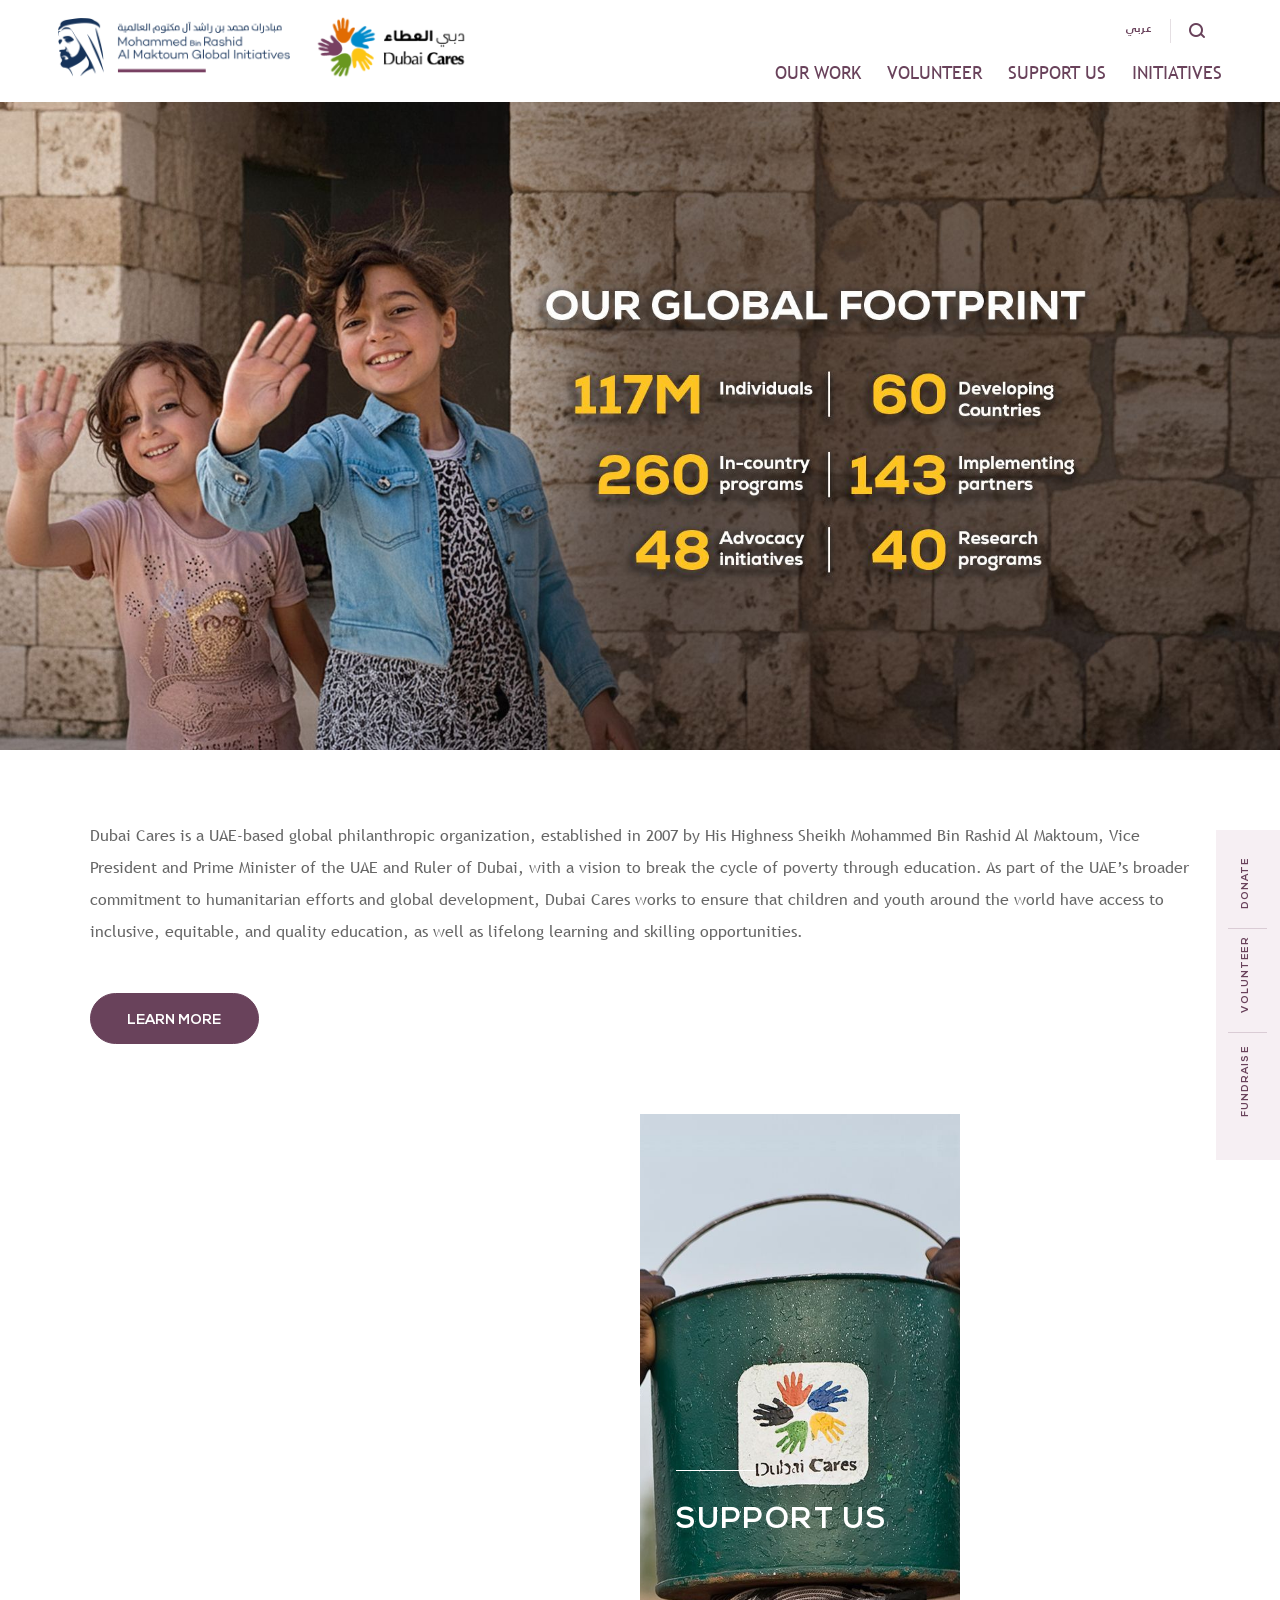
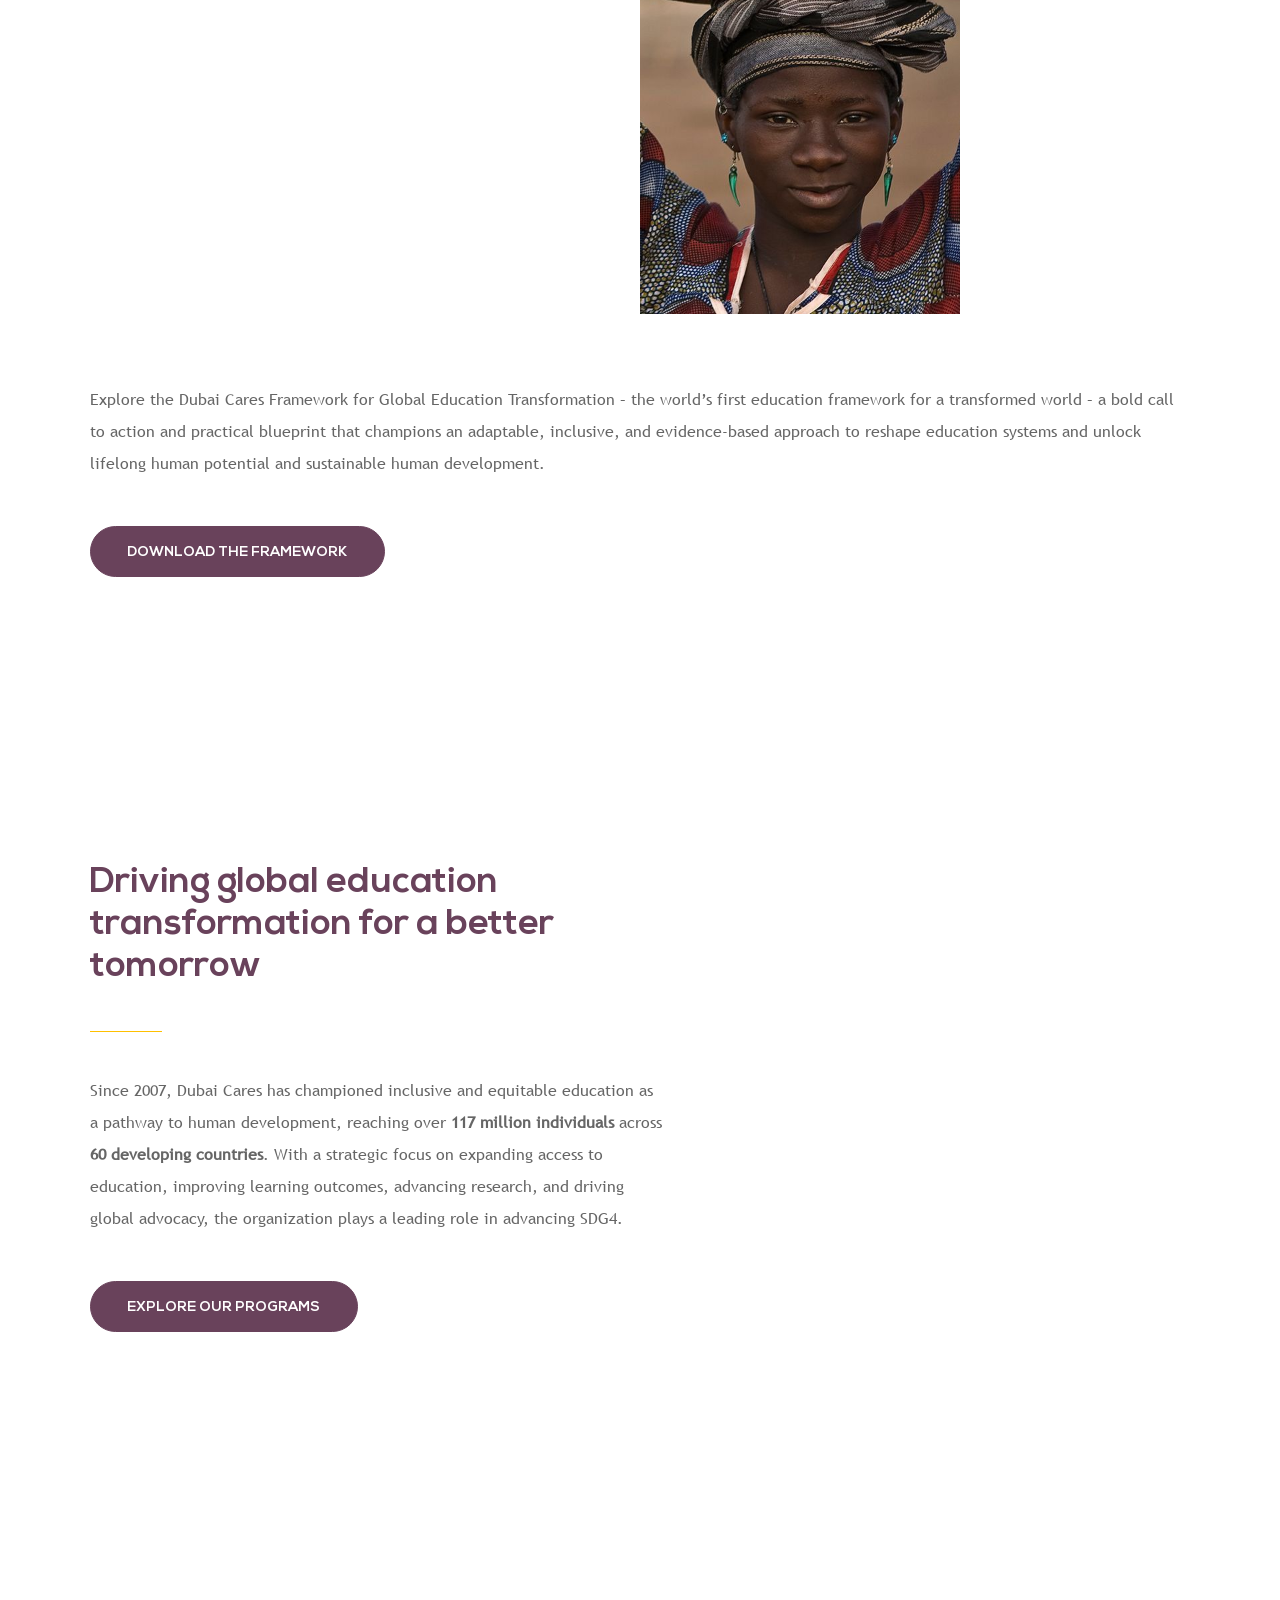
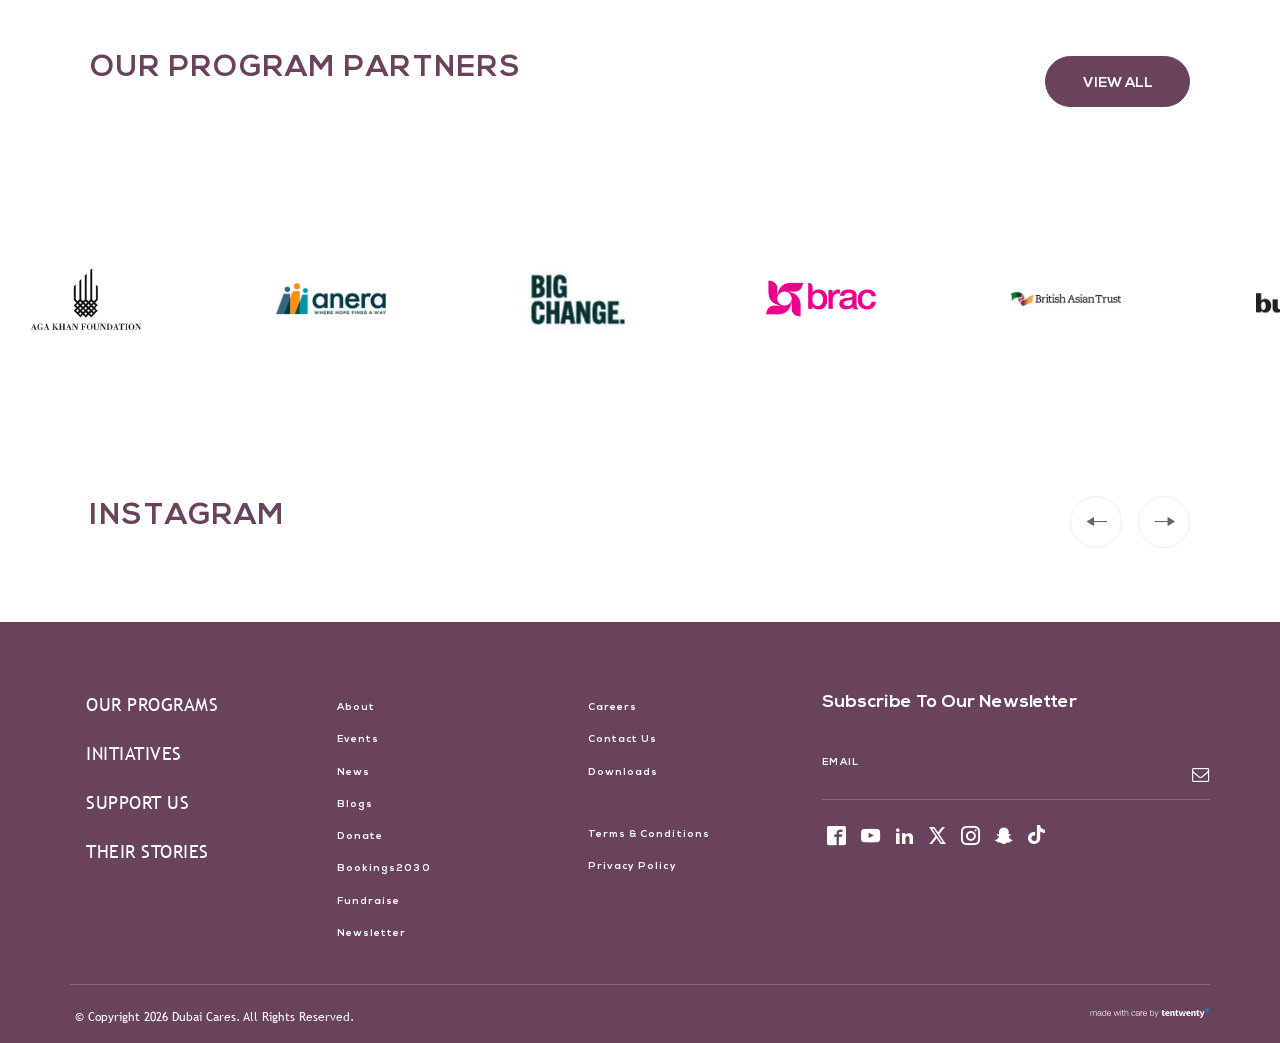
<file: index.html>
<!DOCTYPE html>
<!--[if lte IE 8]> <html lang="en-us" class="ie10 ie9 ie8"> <![endif]-->
<!--[if IE 9]> <html lang="en-us" class="ie10 ie9"> <![endif]-->
<!--[if gt IE 9]><!-->
<html lang="en-us"> <!--<![endif]-->

<head>
<script>document.documentElement.className += " local-transition-pending";</script>
    
<meta http-equiv="content-type" content="text/html; charset=UTF-8" />
<title>Dubai Cares</title>
<meta name="description" content="Dubai Cares is playing a key role in helping achieve the United Nations Sustainable Development Goal (SDG) 4, which aims to ensure inclusive and quality education for all and promote lifelong learning by 2030, by supporting programs in early childhood development, access to quality primary and secondary education, technical and vocational education and training for youth as well as a particular focus on education in emergencies and protracted crises. " />
<meta name="keywords" content="Dubai Cares, volunteer charity, donate, dubai charity, dubai volunteer, charities in dubai, access to primary education, universal primary education, building schools" />
<meta name="generator" content="concrete5 - 5.6.3.5b1" />
<script type="text/javascript">
var CCM_DISPATCHER_FILENAME = '/index.php';var CCM_CID = 1;var CCM_EDIT_MODE = false;var CCM_ARRANGE_MODE = false;var CCM_IMAGE_PATH = "/concrete/images";
var CCM_TOOLS_PATH = "/tools/required";
var CCM_BASE_URL = "https://www.dubaicares.ae";
var CCM_REL = "";
var CCM_SITE = "Dubai Cares";

</script>

	<link rel="shortcut icon" href="img/faviocn.png" type="image/x-icon" />
	<link rel="icon" href="img/faviocn.png" type="image/x-icon" />
	<link rel="apple-touch-icon" href="img/faviocn.png"  />
<meta name="msapplication-TileImage" content="img/faviocn.png" />
    <meta name="viewport" content="width=device-width, initial-scale=1, user-scalable=no">
<meta http-equiv="X-UA-Compatible" content="IE=edge">
<meta name="author" content="TenTwenty | Webdesign, Webshops & E-marketing | Dubai">

<!-- Meta Tags for Social Media -->
<meta property="og:site_name" content="Dubai Cares">
<!-- Below tag will be used for android mobile browser colors, change it to main logo color of the project -->
<meta name="theme-color" content="#393939">
<meta property="og:image" content="img/Homepage_factsfigure_web_banner_Eng_copy.jpg">
<meta property="og:title" content="Dubai Cares | Home">
<meta property="og:description" content="Dubai Cares is playing a key role in helping achieve the United Nations Sustainable Development Goal (SDG) 4, which aims to ensure inclusive and quality education for all and promote lifelong learning by 2030, by supporting programs in early childhood development, access to quality primary and secondary education, technical and vocational education and training for youth as well as a particular focus on education in emergencies and protracted crises. ">
<meta name="twitter:title" content="Dubai Cares | Home">
<meta name="twitter:image" content="img/Homepage_factsfigure_web_banner_Eng_copy.jpg">
<meta name="twitter:description" content="Dubai Cares is playing a key role in helping achieve the United Nations Sustainable Development Goal (SDG) 4, which aims to ensure inclusive and quality education for all and promote lifelong learning by 2030, by supporting programs in early childhood development, access to quality primary and secondary education, technical and vocational education and training for youth as well as a particular focus on education in emergencies and protracted crises. ">
<meta name="twitter:card" content="summary_large_image" />


<!-- Google Tag Manager -->
<script>
    (function(w, d, s, l, i) {
        w[l] = w[l] || [];
        w[l].push({
            'gtm.start': new Date().getTime(),
            event: 'gtm.js'
        });
        var f = d.getElementsByTagName(s)[0],
            j = d.createElement(s),
            dl = l != 'dataLayer' ? '&l=' + l : '';
        j.async = true;
        j.src =
            'https://www.googletagmanager.com/gtm.js?id=' + i + dl;
        f.parentNode.insertBefore(j, f);
    })(window, document, 'script', 'dataLayer', 'GTM-K36D6ZLF');
</script>
<!-- End Google Tag Manager -->

<!-- Facebook Pixel Code -->

<script>
    ! function(f, b, e, v, n, t, s)



    {
        if (f.fbq) return;
        n = f.fbq = function() {
            n.callMethod ?



                n.callMethod.apply(n, arguments) : n.queue.push(arguments)
        };



        if (!f._fbq) f._fbq = n;
        n.push = n;
        n.loaded = !0;
        n.version = '2.0';



        n.queue = [];
        t = b.createElement(e);
        t.async = !0;



        t.src = v;
        s = b.getElementsByTagName(e)[0];



        s.parentNode.insertBefore(t, s)
    }(window, document, 'script',



        'https://connect.facebook.net/en_US/fbevents.js');



    fbq('init', '1480082628863732');



    fbq('track', 'PageView');
</script>

<noscript>

    <img height="1" width="1" src="https://www.facebook.com/tr?id=1480082628863732&ev=PageView

&noscript=1" />

</noscript>

<!-- End Facebook Pixel Code -->

<link rel="stylesheet" type="text/css" href="css/ccm.base.css" />
<script type="text/javascript" src="js/jquery.js"></script>
<script type="text/javascript" src="js/ccm.base.js"></script>
<link rel="stylesheet" type="text/css" href="css/style.css" />
<link rel="stylesheet" type="text/css" href="css/local-enhancements.css" />
<link rel="stylesheet" type="text/css" href="css/print.css" />
<link rel="stylesheet" type="text/css" href="css/view.css" />

<!--[if lt IE 9]>
<script src="https://cdnjs.cloudflare.com/ajax/libs/html5shiv/3.7.3/html5shiv.min.js"></script>
<script src="https://cdnjs.cloudflare.com/ajax/libs/respond.js/1.4.2/respond.min.js"></script>
<![endif]-->

<!--[if !IE]><!-->
<script>
    if ( /*@cc_on!@*/ false) {
        document.documentElement.className += ' ie10';
    }
</script>
<!--<![endif]-->

<script>
    //set cookie for site
    function setCookie(cname, cvalue) {
        var d = new Date();
        d.setTime(d.getTime() + 2160000000);
        var expires = "expires=" + d.toUTCString();
        document.cookie = cname + "=" + cvalue + "; " + expires + "; path=/";
    }
</script>

<script type="text/javascript">
    var gaJsHost = (("https:" == document.location.protocol) ? "https://ssl." : "http://www.");
    document.write(unescape("%3Cscript src='" + gaJsHost + "google-analytics.com/ga.js' type='text/javascript'%3E%3C/script%3E"));
</script>
<script type="text/javascript">
    try {
        var pageTracker = _gat._getTracker("UA-177909-70");
        pageTracker._trackPageview();
    } catch (err) {}
</script>
<style>
    /* .dual-ring-loader */
    .dual-ring-loader {
        display: inline-block;
        width: 64px;
        height: 64px;

        display: inline-block;
        width: 64px;
        height: 64px;
        position: absolute;
        z-index: 9;
        left: 50%;
        transform: translateX(-50%);
        display: block;

    }

    .dual-ring-loader:after {
        content: " ";
        display: block;
        width: 46px;
        height: 46px;
        margin: 1px;
        border-radius: 50%;
        border: 5px solid #cef;
        border-color: #cef transparent #cef transparent;
        animation: dual-ring-loader 1.2s linear infinite;
    }

    @keyframes dual-ring-loader {
        0% {
            transform: rotate(0deg);
        }

        100% {
            transform: rotate(360deg);
        }
    }

    /* .dual-ring-loader */
</style></head>

<body class=" home-page home">
    <!-- Google Tag Manager (noscript) -->
    <noscript>
        <iframe src="https://www.googletagmanager.com/ns.html?id=GTM-K36D6ZLF" height="0" width="0" style="display:none;visibility:hidden">
        </iframe>
    </noscript>
    <!-- End Google Tag Manager (noscript) -->
    <div class="site-loader">
        <div class="logo-middle">
            <img src="img/new-logo.png" class="dubai-cares" alt="Dubai Cares" />
        </div>
    </div>


    <script>
        // if($('body').hasClass('home-page')) {        
        //     if($(window).width() > 300){
        //             $('.site-loader').show();
        //             $('.site-loader .logo-middle').hide();
        //             setTimeout(function() {
        //                 $('.site-loader').hide();
        //                 $('header').addClass('animation_on');
        //                 $(".header__nav--wrap").addClass('animation_on');
        //                 $(".header__wrap").addClass('animation_on');
        //             },1);
        //         }else{
        //             $('.site-loader').show();
        //         }
        // }
        // else {

        // if (document.cookie.indexOf("visited=") == -1) {
        //     setCookie("visited", "1");
        //     if ($(window).width() > 300) {
        //         $('.site-loader').show();
        //         $('.site-loader .logo-middle').hide();
        //         setTimeout(function() {
        //             $('.site-loader').hide();
        //             $('header').addClass('animation_on');
        //             $(".header__nav--wrap").addClass('animation_on');
        //             $(".header__wrap").addClass('animation_on');
        //         }, 1);
        //     } else {
        //         $('.site-loader').show();
        //     }
        // }
        // }
    </script>
    <div class="wrapper">
        
<!-- Banner Images - Multi-Image attribute -->

<div class="header__wrap">
    <header class="header ">
                <div class="header__logo__new">
            <div class="logo-video">
                <a class="image" href="https://www.almaktouminitiatives.org/en" target="_blank">
                    <img src="img/mbrgi.png" alt="Dubai Cares"/>
                </a>
                <a class="image dc" href="./">
                    <img src="img/logo-new-2.png" alt="Dubai Cares"/>
                </a>
                <a class="vid" href="https://www.almaktouminitiatives.org/en" target="_blank">
                <div id="logo-one" class="logo_part_one"></div>
                </a>
                <a class="vid" href="./">
                <div id="logo-two" class="logo_part_two"></div>
                </a>
            </div>
        </div>
        <nav class="header__nav">
            <ul class="header__nav header__nav--lang">


                                                    <li class="active"><a class="language-switcher-btn ar" href="https://www.dubaicares.ae/tools/locale?_lcl=ar_AE&_isAjax=1&_path=">عربي</a></li>
                

<!--                <li class="--><!--"><a class="language-switcher-btn" href="--><!--">--><!--</a></li>-->
<!--                <li class="--><!--"><a class="language-switcher-btn ar" href="--><!--">--><!--</a></li>-->
            </ul>
            <ul class="header__nav header__nav--utilities">
                <li class="search-bar">
                    <a id="siteSearchButton" class="search-link"><span class="icon__search-top"></span></a>
                    <div class="search-panal__wrap--top">
                        
<form action="https://www.dubaicares.ae/search/" method="get" class="search-panal__form">
		
			<input name="search_paths[]" type="hidden" value="" />
		
	<input name="query" type="text" placeholder="search"  value="" class="search-panal__input-text" />	
	<button name="submit" type="submit" class="search-panal__btn-search"><span class="icon__search-top"></span></button>	
</form>                    </div>
                </li>
                <li class="menu-toggle--mobile"><a id="mobileMenuToggle" class="menu-toggle--mobile__button"><img src="img/list.svg"></a></li>
            </ul>
            

            <ul class="header__nav header__nav--site sss">
        <li class="header__site-nav--first" id="our-work">
           <div class="arrow" data-toggle-class="active" data-target-id="our-work"></div>
               <a class="header__site-nav--first" href="our-work/" target="_self">Our Work</a>
        
    </li>
        <li class="" id="volunteer">
           <div class="arrow" data-toggle-class="active" data-target-id="volunteer"></div>
               <a class="" href="volunteer/" target="_self">Volunteer</a>
        
    </li>
        <li class="" id="support-us">
           <div class="arrow" data-toggle-class="active" data-target-id="support-us"></div>
               <a class="" href="support-us/" target="_self">Support Us</a>
        
    </li>
        <li class="" id="initiatives">
           <div class="arrow" data-toggle-class="active" data-target-id="initiatives"></div>
               <a class="" href="initiatives/" target="_self">Initiatives</a>
        
    </li>
    </ul>            <span id="menuToggle" class="menu-toggle">
                <span>Menu</span>
            </span>
        </nav>
    </header>
</div>

<div class="submenus" style="display: none">
    <div class="our-work">
        <ul class="nav"> 
            
	<li>
        <a href="https://www.dubaicares.ae/our-work/geographic-reach/" target="_self">Geographic Reach</a>
    </li>




	<li>
        <a href="https://www.dubaicares.ae/programs/" target="_self">Our Programs</a>
    </li>




	<li>
        <a href="https://www.dubaicares.ae/our-work/research/" target="_self">Research</a>
    </li>




	<li>
        <a href="https://www.dubaicares.ae/advocacy/" target="_self">Advocacy</a>
    </li>




	<li>
        <a href="https://www.dubaicares.ae/our-work/emergency-response/" target="_self">Emergency Response</a>
    </li>



        </ul>
    </div>

    <div class="volunteer">
        <ul class="nav"> 
            
	<li>
        <a href="volunteering-opportunities/" target="_self">Register as a Volunteer</a>
    </li>




	<li>
        <a href="https://www.dubaicares.ae/volunteer/volunteer-emirates/" target="_self">Volunteer Emirates</a>
    </li>




	<li>
        <a href="https://www.dubaicares.ae/volunteer/volunteer-globally/" target="_self">Volunteer Globally</a>
    </li>



        </ul>
    </div>

    <div class="support-us">
        <ul class="nav"> 
            
	<li>
        <a href="donate/" target="_self">Donate</a>
    </li>




	<li>
        <a href="https://www.dubaicares.ae/support-us/sponsor/" target="_self">Sponsor</a>
    </li>





    <li>
		<a href="https://fundraising.dubaicares.ae/" target="_blank">Fundraise</a>
	</li>



	<li>
        <a href="https://www.dubaicares.ae/support-us/our-partners/" target="_self">Partnerships</a>
    </li>



        </ul>
    </div>

    <div class="initiatives">
        <ul class="nav"> 
            

    <li>
		<a href="https://ramadan.dubaicares.ae/" target="_blank">Feed A Child, Build A Kitchen</a>
	</li>



	<li>
        <a href="https://www.dubaicares.ae/initiatives/adopt-school/" target="_self">Adopt a School </a>
    </li>




	<li>
        <a href="https://www.dubaicares.ae/initiatives/tasteofgiving/" target="_self">Taste of Giving </a>
    </li>




	<li>
        <a href="https://www.dubaicares.ae/initiatives/walk-education/" target="_self">Walk for Education </a>
    </li>




	<li>
        <a href="https://www.dubaicares.ae/initiatives/studentsforstudents/" target="_self">Students for Students </a>
    </li>




	<li>
        <a href="https://www.dubaicares.ae/initiatives/adoptalibrary/" target="_self">Adopt a Library</a>
    </li>



        </ul>
    </div>
</div>        


  <section class="banner-slider__wrap banner-slider__has-image">
            
      <div class="banner-slider">      
                <div class="banner-slider__item">
                      <div class="banner-slider__image--bg banner-slider__image" style="background-image:url(img/feb7018dc50e888f279b5e9fa7830458_f44265.jpg); background-position:left center"></div>
                                <div class="banner-slider__caption-wrap">
              <div class="banner-slider__caption">                
                                  <div class="container btn-banner-container">
                    <h1>
                                                              </h1>
                                      </div>
                                
              </div>
            </div>
                  </div>
                        
      </div>      
      <!-- <div class="progress__wrap">
        <div class="progress__paging"></div>
        <svg class="progress__pie" width="62px" height="62px" viewBox="0 0 62 62" version="1.1" xmlns="http://www.w3.org/2000/svg">        
          <circle r="30.5" cx="31" cy="81" fill="transparent" stroke-dasharray="195" stroke-dashoffset="0"></circle>
          <circle class="bar" r="30.5" cx="31" cy="81" fill="transparent" stroke-dasharray="195" stroke-dashoffset="0"></circle>
        </svg>
      </div>     -->
      </section>
<main class="main">
  
    
        <div class="advance-content__wrap advance-content-autoheight advance-content-new-padding
 advance-content--fullscreen ">
		<div class="advance-content advance-content-autoheight advance-content__container--wrapped">		
		<div class="advance-content__body equalHeightChildren advance-content-fullwidth" data-responsive-limit="999">
						<div class="advance-content__text__wrap advance-content-autoheight">
				<div class="v-align v-align--WH-full">
          <div class="v-align--middle">
						<div class="advance-content__text">
																						<p>Dubai Cares is a UAE-based global philanthropic organization, established in 2007 by His Highness Sheikh Mohammed Bin Rashid Al Maktoum, Vice President and Prime Minister of the UAE and Ruler of Dubai, with a vision to break the cycle of poverty through education. As part of the UAE’s broader commitment to humanitarian efforts and global development, Dubai Cares works to ensure that children and youth around the world have access to inclusive, equitable, and quality education, as well as lifelong learning and skilling opportunities.</p>																						<a class="advance-content__button" href="https://www.dubaicares.ae/about/">Learn More</a>
																				</div>
					</div>
				</div>
			</div>
		</div>	
	</div>
</div><section class="fullscreen_lsit__wrap fulscreen">
    <div class="fullscreen_lsit">
                    <div class="fullscreen_lsit__item">
                <div class="fullscreen_lsit__image">
                    <div class="fullscreen_lsit__image-src" 
                                             style="background-image:url('https://www.dubaicares.ae/files/cache/5ce9670f1427e568fa3870c94601a3c1_f40520.JPG')"
                                         ></div>
                </div>
                <div class="fullscreen_lsit__title">
                    <span class="fullscreen_lsit__title-bdr"></span>
                    Our Work                </div>
                <a class="fullscreen_lsit__link" href="our-work/">Our Work</a>
            </div>
                    <div class="fullscreen_lsit__item">
                <div class="fullscreen_lsit__image">
                    <div class="fullscreen_lsit__image-src" 
                                             style="background-image:url('https://www.dubaicares.ae/files/cache/dca0461fd3d5619a56f2cf7badbdc09e_f101.JPG')"
                                         ></div>
                </div>
                <div class="fullscreen_lsit__title">
                    <span class="fullscreen_lsit__title-bdr"></span>
                    Volunteer                </div>
                <a class="fullscreen_lsit__link" href="volunteer/">Volunteer</a>
            </div>
                    <div class="fullscreen_lsit__item">
                <div class="fullscreen_lsit__image">
                    <div class="fullscreen_lsit__image-src" 
                                             style="background-image:url('img/6a923a9a1d62f2994b5b474c90f16e1a_f1350.jpg')"
                                         ></div>
                </div>
                <div class="fullscreen_lsit__title">
                    <span class="fullscreen_lsit__title-bdr"></span>
                    Support Us                </div>
                <a class="fullscreen_lsit__link" href="support-us/">Support Us</a>
            </div>
                    <div class="fullscreen_lsit__item">
                <div class="fullscreen_lsit__image">
                    <div class="fullscreen_lsit__image-src" 
                                             style="background-image:url('https://www.dubaicares.ae/files/cache/91a3014c4d7f07843c36af6a5c518c89_f40830.JPG')"
                                         ></div>
                </div>
                <div class="fullscreen_lsit__title">
                    <span class="fullscreen_lsit__title-bdr"></span>
                    Initiatives                </div>
                <a class="fullscreen_lsit__link" href="initiatives/">Initiatives</a>
            </div>
            </div>
</section>
<div class="advance-content__wrap advance-content-autoheight advance-content-new-padding no-margin-content
 advance-content--fullscreen ">
		<div class="advance-content advance-content-autoheight advance-content__container--wrapped">		
		<div class="advance-content__body equalHeightChildren advance-content-fullwidth" data-responsive-limit="999">
						<div class="advance-content__text__wrap advance-content-autoheight">
				<div class="v-align v-align--WH-full">
          <div class="v-align--middle">
						<div class="advance-content__text">
																						<p>Explore the Dubai Cares Framework for Global Education Transformation – the world’s first education framework for a transformed world – a bold call to action and practical blueprint that champions an adaptable, inclusive, and evidence-based approach to reshape education systems and unlock lifelong human potential and sustainable human development.</p>																													<a class="advance-content__button" href="https://www.dubaicares.ae/files/6417/4616/3190/Dubai_Cares_Framework_2025_-_English.pdf" target="_blank">Download the Framework</a>
													</div>
					</div>
				</div>
			</div>
		</div>	
	</div>
</div><div class="advance-content__wrap
 advance-content--fullscreen ">
			<div class="advance-content__image--full">
			<div class="jarallax" data-jarallax data-speed="0.3">
				<img class="jarallax-img" src="img/DC_world-Map_website_web.jpg" width="2000" height="1177" alt="Driving global education transformation for a better tomorrow" />
			</div>
		</div>			
			<div class="advance-content advance-content__container--wrapped">		
		<div class="advance-content__body equalHeightChildren" data-responsive-limit="999">
						<div class="advance-content__text__wrap">
				<div class="v-align v-align--WH-full">
          <div class="v-align--middle">
						<div class="advance-content__text">
															<h2 class="advance-content__title">
									Driving global education transformation for a better tomorrow								</h2>
																						<p>Since 2007, Dubai Cares has championed inclusive and equitable education as a pathway to human development, reaching over <strong>117 million individuals</strong> across <strong>60 developing countries</strong>. With a strategic focus on expanding access to education, improving learning outcomes, advancing research, and driving global advocacy, the organization plays a leading role in advancing SDG4.</p>																						<a class="advance-content__button" href="https://www.dubaicares.ae/programs/">Explore Our Programs</a>
																				</div>
					</div>
				</div>
			</div>
		</div>	
	</div>
</div><p>&nbsp;<br><br></p>    <section class="partners_slider">
        <div class="page-list__section-header page-list__container">
            <div class="flex">
                                    <h3> Our Program Partners</h3>
                                <div>
                                            <a class="advance-content__button" href="https://www.dubaicares.ae/our-program-partners/">View all</a>
                                    </div>
            </div>
        </div>
        <div class="page-list__container">
            <div class="partners-slider">
                    <div class="partner-card "
         data-logo="img/25d7deb6aafecb81bac71a77fc1c5d39_f32561.png"
         data-title="Aga Khan Foundation"
         data-description=""
         data-href="https://the.akdn/en/how-we-work/our-agencies/aga-khan-foundation">
                     <a target="_blank" href="https://the.akdn/en/how-we-work/our-agencies/aga-khan-foundation"></a>
                 <img class="" src="img/25d7deb6aafecb81bac71a77fc1c5d39_f32561.png" alt="Aga Khan Foundation" />
    </div>

    <div class="partner-card "
         data-logo="img/2e1b36a7851d199329e3a9602c1bbfd2_f34476.jpg"
         data-title="Anera"
         data-description=""
         data-href="https://www.anera.org/">
                     <a target="_blank" href="https://www.anera.org/"></a>
                 <img class="" src="img/2e1b36a7851d199329e3a9602c1bbfd2_f34476.jpg" alt="Anera" />
    </div>

    <div class="partner-card "
         data-logo="img/9bf582befc975412e3be00373aabd0ad_f34479.jpg"
         data-title="Big Change Charitable Trust"
         data-description=""
         data-href="https://www.big-change.org/">
                     <a target="_blank" href="https://www.big-change.org/"></a>
                 <img class="" src="img/9bf582befc975412e3be00373aabd0ad_f34479.jpg" alt="Big Change Charitable Trust" />
    </div>

    <div class="partner-card "
         data-logo="img/0239247a3a4d6de92ef1d1175aeb05a0_f34480.png"
         data-title="BRAC"
         data-description=""
         data-href="https://www.brac.net/">
                     <a target="_blank" href="https://www.brac.net/"></a>
                 <img class="" src="img/0239247a3a4d6de92ef1d1175aeb05a0_f34480.png" alt="BRAC" />
    </div>

    <div class="partner-card "
         data-logo="img/33f5be9181e97b7f058d95cfb43170b5_f34482.jpg"
         data-title="British Asian Trust"
         data-description=""
         data-href="https://www.britishasiantrust.org/">
                     <a target="_blank" href="https://www.britishasiantrust.org/"></a>
                 <img class="" src="img/33f5be9181e97b7f058d95cfb43170b5_f34482.jpg" alt="British Asian Trust" />
    </div>

    <div class="partner-card "
         data-logo="img/fdcebb9ae70e412c4d3ee9afd61ce630_f34483.jpg"
         data-title="BuildOn"
         data-description=""
         data-href="https://www.buildon.org/">
                     <a target="_blank" href="https://www.buildon.org/"></a>
                 <img class="" src="img/fdcebb9ae70e412c4d3ee9afd61ce630_f34483.jpg" alt="BuildOn" />
    </div>

    <div class="partner-card "
         data-logo="img/75dbcff21e3551ebcf0ea28c7708a502_f34484.jpg"
         data-title="Camfed"
         data-description=""
         data-href="https://camfed.org/">
                     <a target="_blank" href="https://camfed.org/"></a>
                 <img class="" src="img/75dbcff21e3551ebcf0ea28c7708a502_f34484.jpg" alt="Camfed" />
    </div>

    <div class="partner-card "
         data-logo="img/b65a4b29dc14e95c35cd2f568ab49aa5_f34485.png"
         data-title="Educate!"
         data-description=""
         data-href="https://www.experienceeducate.org/">
                     <a target="_blank" href="https://www.experienceeducate.org/"></a>
                 <img class="" src="img/b65a4b29dc14e95c35cd2f568ab49aa5_f34485.png" alt="Educate!" />
    </div>

    <div class="partner-card "
         data-logo="img/8dce05622cf67d68ece94838d01eb510_f34487.jpg"
         data-title="Gain"
         data-description=""
         data-href="https://www.gainhealth.org/">
                     <a target="_blank" href="https://www.gainhealth.org/"></a>
                 <img class="" src="img/8dce05622cf67d68ece94838d01eb510_f34487.jpg" alt="Gain" />
    </div>

    <div class="partner-card "
         data-logo="img/859327e60530050b560b2fb5c62113f3_f34488.png"
         data-title="HFarm"
         data-description=""
         data-href="https://www.h-farm.com/en">
                     <a target="_blank" href="https://www.h-farm.com/en"></a>
                 <img class="" src="img/859327e60530050b560b2fb5c62113f3_f34488.png" alt="HFarm" />
    </div>

    <div class="partner-card "
         data-logo="img/efd2c0c1e573aa88a2303f43382de072_f34489.png"
         data-title="Learning Planet Institute"
         data-description=""
         data-href="https://www.learningplanetinstitute.org/en/">
                     <a target="_blank" href="https://www.learningplanetinstitute.org/en/"></a>
                 <img class="" src="img/efd2c0c1e573aa88a2303f43382de072_f34489.png" alt="Learning Planet Institute" />
    </div>

    <div class="partner-card "
         data-logo="img/3abab47d63f6d1128d81b730ab064d7d_f34490.png"
         data-title="Miele Zanzibar Foundation"
         data-description=""
         data-href="https://mzfn.org/">
                     <a target="_blank" href="https://mzfn.org/"></a>
                 <img class="" src="img/3abab47d63f6d1128d81b730ab064d7d_f34490.png" alt="Miele Zanzibar Foundation" />
    </div>

    <div class="partner-card "
         data-logo="img/ac092d0d44d8651b4846bce82cbde8d8_f34588.png"
         data-title="NetHope"
         data-description=""
         data-href="https://nethope.org/">
                     <a target="_blank" href="https://nethope.org/"></a>
                 <img class="" src="img/ac092d0d44d8651b4846bce82cbde8d8_f34588.png" alt="NetHope" />
    </div>

    <div class="partner-card "
         data-logo="img/41fc698eeaa5925dc080e76ed19a1d87_f34591.png"
         data-title="Paraguay Educa"
         data-description=""
         data-href="https://www.paraguayeduca.org/">
                     <a target="_blank" href="https://www.paraguayeduca.org/"></a>
                 <img class="" src="img/41fc698eeaa5925dc080e76ed19a1d87_f34591.png" alt="Paraguay Educa" />
    </div>

    <div class="partner-card "
         data-logo="img/dccb6484c14328fb30ada9389e601f96_f34592.png"
         data-title="Plan International"
         data-description=""
         data-href="https://plan-international.org/">
                     <a target="_blank" href="https://plan-international.org/"></a>
                 <img class="" src="img/dccb6484c14328fb30ada9389e601f96_f34592.png" alt="Plan International" />
    </div>

    <div class="partner-card "
         data-logo="img/e1f2856f61463eb9a0e22dec9e123537_f34593.png"
         data-title="Radicle"
         data-description=""
         data-href="https://www.radicleimpact.com/">
                     <a target="_blank" href="https://www.radicleimpact.com/"></a>
                 <img class="" src="img/e1f2856f61463eb9a0e22dec9e123537_f34593.png" alt="Radicle" />
    </div>

    <div class="partner-card "
         data-logo="img/912b6767a692cf24f38fd55aea16db06_f34595.png"
         data-title="Room to Read"
         data-description=""
         data-href="https://www.roomtoread.org/">
                     <a target="_blank" href="https://www.roomtoread.org/"></a>
                 <img class="" src="img/912b6767a692cf24f38fd55aea16db06_f34595.png" alt="Room to Read" />
    </div>

    <div class="partner-card "
         data-logo="img/d0788e495be299bd0a2d402b0a300a1f_f34596.png"
         data-title="Shift 360"
         data-description=""
         data-href="https://www.shift360.org/">
                     <a target="_blank" href="https://www.shift360.org/"></a>
                 <img class="" src="img/d0788e495be299bd0a2d402b0a300a1f_f34596.png" alt="Shift 360" />
    </div>

    <div class="partner-card "
         data-logo="img/99994bd6101312af1e431f9d508ca34f_f34598.png"
         data-title="The Citizens Foundation (TCF)"
         data-description=""
         data-href="https://www.tcf.org.pk/">
                     <a target="_blank" href="https://www.tcf.org.pk/"></a>
                 <img class="" src="img/99994bd6101312af1e431f9d508ca34f_f34598.png" alt="The Citizens Foundation (TCF)" />
    </div>

    <div class="partner-card "
         data-logo="img/c36c3be3d6421d569f59f49c1e0a5a43_f34602.png"
         data-title="The Digital School"
         data-description=""
         data-href="https://www.thedigitalschool.org/">
                     <a target="_blank" href="https://www.thedigitalschool.org/"></a>
                 <img class="" src="img/c36c3be3d6421d569f59f49c1e0a5a43_f34602.png" alt="The Digital School" />
    </div>

    <div class="partner-card "
         data-logo="img/7c15bf98c8a407e287b6d7986e639515_f34599.png"
         data-title="The END Fund"
         data-description=""
         data-href="https://www.end.org/">
                     <a target="_blank" href="https://www.end.org/"></a>
                 <img class="" src="img/7c15bf98c8a407e287b6d7986e639515_f34599.png" alt="The END Fund" />
    </div>

    <div class="partner-card "
         data-logo="img/f3d23556e799d083484074f2f7ababb3_f34600.jpg"
         data-title="The International Rescue Committee"
         data-description=""
         data-href="https://www.rescue.org/">
                     <a target="_blank" href="https://www.rescue.org/"></a>
                 <img class="" src="img/f3d23556e799d083484074f2f7ababb3_f34600.jpg" alt="The International Rescue Committee" />
    </div>

    <div class="partner-card "
         data-logo="img/e66f024ac45e6130d47cce8de6a3eda3_f34601.png"
         data-title="The Luminos Fund"
         data-description=""
         data-href="https://luminosfund.org/">
                     <a target="_blank" href="https://luminosfund.org/"></a>
                 <img class="" src="img/e66f024ac45e6130d47cce8de6a3eda3_f34601.png" alt="The Luminos Fund" />
    </div>

    <div class="partner-card "
         data-logo="img/f96c37859ff30f2179fd2bee6b95e2c6_f34605.png"
         data-title="Theirworld"
         data-description=""
         data-href="https://theirworld.org/">
                     <a target="_blank" href="https://theirworld.org/"></a>
                 <img class="" src="img/f96c37859ff30f2179fd2bee6b95e2c6_f34605.png" alt="Theirworld" />
    </div>

    <div class="partner-card "
         data-logo="img/f37865b64e80262cd4988c9928c13dbf_f34606.png"
         data-title="USTAD Mobile"
         data-description=""
         data-href="https://www.ustadmobile.com/">
                     <a target="_blank" href="https://www.ustadmobile.com/"></a>
                 <img class="" src="img/f37865b64e80262cd4988c9928c13dbf_f34606.png" alt="USTAD Mobile" />
    </div>

    <div class="partner-card "
         data-logo="img/d9ecd2898dfbcf5e2ccdced66133f9cb_f34607.png"
         data-title="UWS global"
         data-description=""
         data-href="https://www.uwsglobal.net/">
                     <a target="_blank" href="https://www.uwsglobal.net/"></a>
                 <img class="" src="img/d9ecd2898dfbcf5e2ccdced66133f9cb_f34607.png" alt="UWS global" />
    </div>

    <div class="partner-card "
         data-logo="img/e6196e20f916f322cf2f078177f63d2d_f34608.png"
         data-title="World Food Programme"
         data-description=""
         data-href="https://www.wfp.org/">
                     <a target="_blank" href="https://www.wfp.org/"></a>
                 <img class="" src="img/e6196e20f916f322cf2f078177f63d2d_f34608.png" alt="World Food Programme" />
    </div>

            </div>
        </div>
    </section>

<div id="HTMLBlock5751" class="HTMLBlock">
</div>  
    
      <div class="floated-cta">
      <ul>
        <li><a href="donate/" class="link">Donate</a></li>
        <li><a href="volunteering-opportunities/" class="link">Volunteer</a></li>
        <li>
        <li><a href="https://fundraising.dubaicares.ae/" class="link last-link" target="_blank">Fundraise</a></li>
        <li>
            <a href="" target="_blank" STYLE="pointer-events: none;width:16px;"></a>
<!--            <a href="https://www.facebook.com/DubaiCares/" target="_blank"><span class="icon__facebook"></span></a>-->
        </li>
        <li>
<!--            <a href="https://ae.linkedin.com/company/dubai-cares" target="_blank"><span class="icon__linkedin"></span></a>-->
        </li>
        <li>
<!--            <a href="https://twitter.com/dubaicares?lang=en" target="_blank"><span class="icon__twitter"></span></a>-->
        </li>
        <li>
<!--            <a href="https://www.instagram.com/dubaicares/?hl=en" target="_blank"><span class="icon__instagram"></span></a>-->
        </li>
      </ul>
    </div>
  
       
    
 
      <section class="insta-feed__wrap  frame">
      <div class="insta-feed__section-header">
        <h3 class="insta-feed__section-header--title">Instagram</h3>
        <div class="insta-feed__actions-header">
            <span class="insta-feed__section-header--arrow prev"><i class="icon__prev"></i></span>
            <span class="insta-feed__section-header--arrow next"><i class="icon__next"></i></span>        
        </div>
      </div>            
      <div id="feeds" class="insta-feed__section-body">
        <ul id="instafeed"></ul>    
      </div>        
    </section>
    
    
        
</main>        <!-- This div is important to have in order to push the footer at the bottom -->
        <div class="push"></div>
    </div>
    
<footer class="footer">
    <div class="footer__container footer__widget-area">
        <div class="row">
            <div class="footer__widget">
                <div class="content">
    <ul class="nav nav--large">
<li><a href="https://www.dubaicares.ae/programs">Our Programs</a></li>
<li><a href="initiatives/">Initiatives</a></li>
<li><a href="support-us/">Support Us</a></li>
<li><a href="https://www.dubaicares.ae/their-stories">Their Stories</a></li>
</ul></div>
            </div>
            <div class="footer__widget">
                <div class="content">
    <ul class="nav">
<li><a href="https://www.dubaicares.ae/about">About</a></li>
<li><a href="https://www.dubaicares.ae/events">Events</a></li>
<li><a href="https://www.dubaicares.ae/news">News</a></li>
<li><a href="https://www.dubaicares.ae/blogs">Blogs</a></li>
<li><a href="donate/">Donate</a></li>
<li><a href="https://bookings2030.ae/">Bookings2030</a></li>
<li><a href="https://fundraising.dubaicares.ae/" target="_blank">Fundraise<br /></a></li>
<li><a href="https://www.dubaicares.ae/newsletter">Newsletter</a></li>
</ul></div>
            </div>
            <div class="footer__widget">
                <div class="content">
    <ul class="nav">
<li><a href="https://www.dubaicares.ae/careers">Careers</a></li>
<li><a href="https://www.dubaicares.ae/contact-us">Contact Us</a></li>
<li><a href="https://www.dubaicares.ae/download">Downloads</a></li>
<li class="space"></li>
<li><a href="https://www.dubaicares.ae/terms-and-condations">Terms &amp; conditions</a></li>
<li><a href="https://www.dubaicares.ae/privacy-policy">Privacy policy</a></li>
</ul></div>
            </div>
            <div class="footer__widget">
                
<a name="subscribe-to-mailing-list"></a>
<div id="MailingListSubscribe5362" class="MailingListSubscribe">

	<H5 class="mailing-list-signup-title">Subscribe to Our Newsletter</H5>
							            <form class="form" id="tony-mailing-list-form" action="./#subscribe-to-mailing-list" method="post">
                <input name="mailing_list_subscribe" type="hidden" value="5362" />
				<input type="hidden" name="ccm_token" value="1782047061:41cdd7a215ae790c81685568bb0a2a18" />				                    <div class="mailing-list-email-wrap form__input-group">
                        <label class="form__input form__input--label">
							Email							                        </label>
                        <div class="form__input-wrap form__input-wrap--typing">
                            <input class="form__input form__input--text" id="tony--email" required name="email" type="text" value="" />
                        </div>
                    </div>
				
                <div class="mailing-list-checkboxes" style="display:none">
					                        <div class="mailing-list-group">
                            <input id="mailingListGroup_5362_5" name="subscribeGIDs[]" type="checkbox" value="5" checked="checked" />
                            <label for="mailingListGroup_5362_5">Mailing List</label>
                        </div>
					                </div>
				<!--                <div class="element">-->
<!--                    <div id="journal-captcha" data-key="--><!--"></div>-->
<!--                </div>-->
                <button class="submit" name="Submit" class="submit" type="submit" id="tony-mail-captcha" data-key="6LdyJf0UAAAAACkN9xdD-MeRIT6IwiK0KBeLN_nw" class="app-btn btn-primary g-recaptcha" data-callback='onSubmit'
                        data-action='submit'><span class="icon__envelope-o"></span></button>
				            </form>
			</div>
<script>
    if($('#tony-mail-captcha').length) {
        $.getScript(`https://www.google.com/recaptcha/api.js`, () => {
            grecaptcha.ready(() => {
                grecaptcha.render('tony-mail-captcha', {
                    sitekey: '6LdyJf0UAAAAACkN9xdD-MeRIT6IwiK0KBeLN_nw',
                });
            });
        });

        function onSubmit(token) {
            if($('#tony--email').length) {
                if($('#tony--email').val()){
                    document.getElementById("tony-mailing-list-form").submit();
                } else {
                    grecaptcha.reset();
                }
            } else {
                document.getElementById("tony-mailing-list-form").submit();
            }
        }
    }

</script>
<div class="content">
    <ul class="footer__social-links">
<li><a href="https://www.facebook.com/DubaiCares/" target="_blank"><span class="icon__facebook"><em>facebook</em></span></a></li>
<li><a href="https://www.youtube.com/channel/UCmst6MTbynvmy-uzvHjrojw" target="_blank"><span class="icon__youtube"><em>youtube</em></span></a></li>
<li><a href="https://ae.linkedin.com/company/dubaicares" target="_blank"><span class="icon__linkedin"><em>linkedin</em></span></a></li>
<li><a href="https://twitter.com/dubaicares?lang=en" target="_blank"><span class="icon__twitter"><em>twitter</em></span></a></li>
<li><a href="https://www.instagram.com/dubaicares/?hl=en" target="_blank"><span class="icon__instagram"><em>instagram</em></span></a></li>
<li><a href="https://www.snapchat.com/add/DubaiCares" target="_blank"><span class="icon__snapchat"><em>snapchat</em></span></a></li>
<li><a href="https://www.tiktok.com/@dubaicares" target="_blank"><span class="icon__tiktok"> <em>tiktok</em></span></a></li>
</ul></div>
            </div>
        </div>
    </div>
    <div class="footer__container footer__legal">        
        <div class="footer__legal-text">&copy; Copyright 2026 Dubai Cares. All Rights Reserved.</div>
        <a class="developed-by" href="http://tentwenty.com/" target="_blank"><img src="img/by-tentwenty.svg" alt="tentwenty.com"></a>
    </div>
</footer>
<!--Commented since video takes lot of time to load and it was hidden -->
<!--<div class="hidden">
	<div id="demo-modal-content" class="demo-modal-content">
    <div class="covid19-popup">
                    <h2><span class="tk-arabic"> رسالة تضامن #كوفيد19 </span><br /> <span class="tk-english">A message of solidarity #Covid19</span></h2>
                    <h2><span class="tk-english">A message of solidarity #Covid19</span> <br /><span class="tk-arabic"> رسالة تضامن #كوفيد19 </span></h2>
                    <iframe src="https://player.vimeo.com/video/402113945" width="740" height="460" frameborder="0" allow="autoplay; fullscreen" allowfullscreen></iframe>
        </div>
	</div>
</div>-->

<!-- Go to top button -->
<div id="gotoTop">
    <span class="fa fa-chevron-up" aria-hidden="true"></span>
</div>

<!-- For Landscape Alert -->
<div class="landscape-alert">
    <p>For better web experience, please use the website in portrait mode</p>
</div>
    <script src="https://player.vimeo.com/api/player.js"></script>




<script src="https://www.google.com/recaptcha/api.js?onload=CaptchaCallback&render=explicit" async defer></script>

<div class="addthis_inline_share_toolbox_zfed"></div>
<!--<script type="text/javascript" src="//s7.addthis.com/js/300/addthis_widget.js#pubid=ra-59204410b2d0cc02"></script>
-->
    <script type="text/javascript" src="js/all.js"></script>
<script type="text/javascript" src="js/datepair.js"></script>
<script type="text/javascript" src="js/scripts.js"></script>
<script type="text/javascript" src="js/local-routing.js"></script>
</body>

</html>
</file>
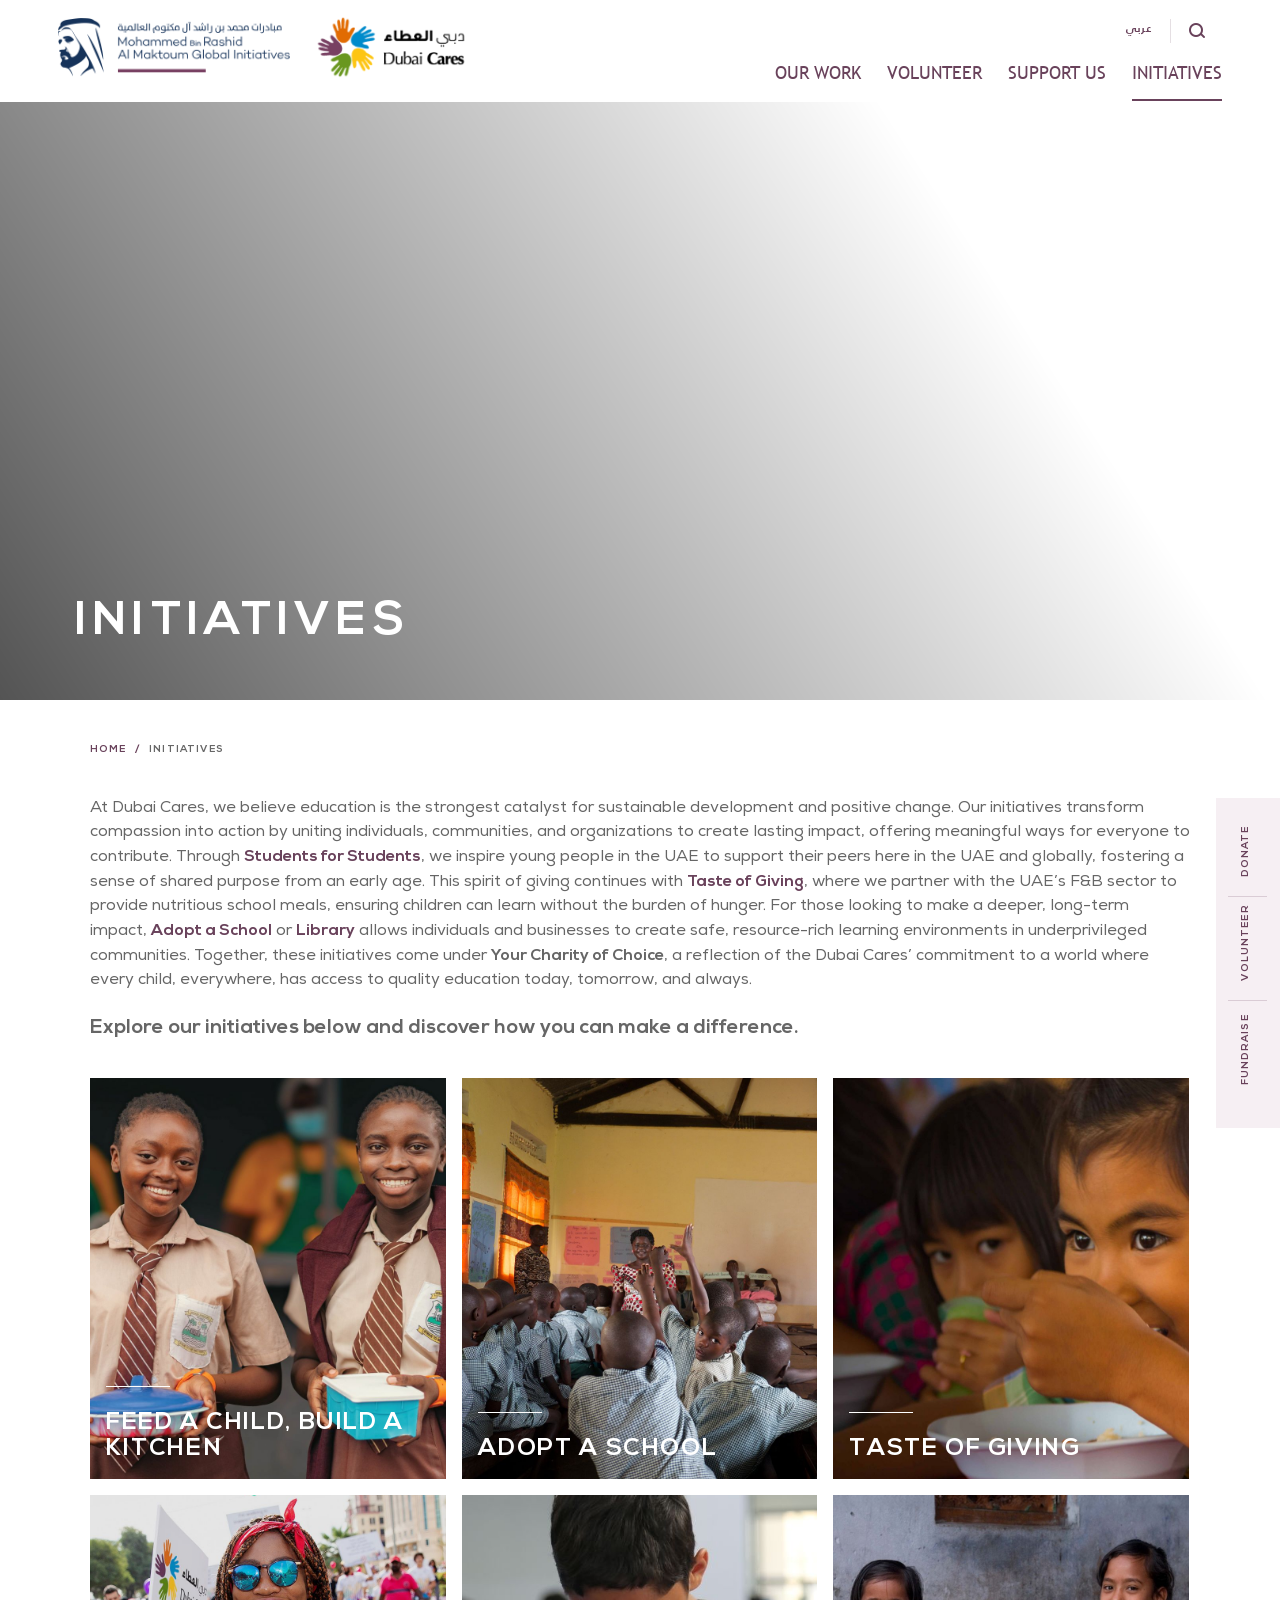
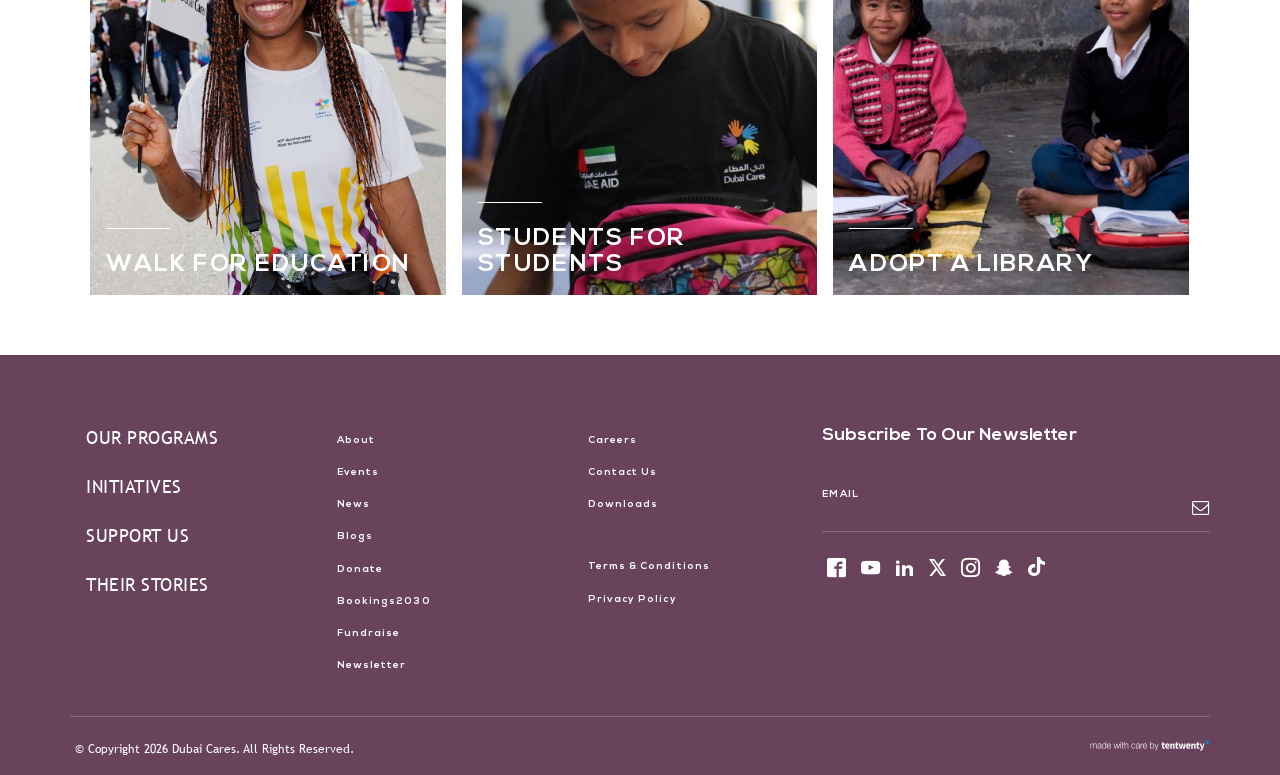
<file: initiatives/index.html>
<!DOCTYPE html>
<!--[if IE 8]> <html lang="en-us" class="ie10 ie8"> <![endif]-->
<!--[if IE 9]> <html lang="en-us" class="ie10 ie9"> <![endif]-->
<!--[if gt IE 9]><!--> <html lang="en-us"> <!--<![endif]-->
<head>
<script>document.documentElement.className += " local-transition-pending";</script>
    
<meta http-equiv="content-type" content="text/html; charset=UTF-8" />
<title>Initiatives | Dubai Cares</title>
<meta name="description" content="" />
<meta name="generator" content="concrete5 - 5.6.3.5b1" />
<script type="text/javascript">
var CCM_DISPATCHER_FILENAME = '/index.php';var CCM_CID = 3127;var CCM_EDIT_MODE = false;var CCM_ARRANGE_MODE = false;var CCM_IMAGE_PATH = "/concrete/images";
var CCM_TOOLS_PATH = "/tools/required";
var CCM_BASE_URL = "https://www.dubaicares.ae";
var CCM_REL = "";
var CCM_SITE = "Dubai Cares";

</script>

	<link rel="shortcut icon" href="../img/faviocn.png" type="image/x-icon" />
	<link rel="icon" href="../img/faviocn.png" type="image/x-icon" />
	<link rel="apple-touch-icon" href="../img/faviocn.png"  />
<meta name="msapplication-TileImage" content="../img/faviocn.png" />
    <meta name="viewport" content="width=device-width, initial-scale=1, user-scalable=no">
<meta http-equiv="X-UA-Compatible" content="IE=edge">
<meta name="author" content="TenTwenty | Webdesign, Webshops & E-marketing | Dubai">

<!-- Meta Tags for Social Media -->
<meta property="og:site_name" content="Dubai Cares">
<!-- Below tag will be used for android mobile browser colors, change it to main logo color of the project -->
<meta name="theme-color" content="#393939">
<meta property="og:image" content="https://www.dubaicares.ae/files/5417/6588/5613/Initiatives_1.JPG">
<meta property="og:title" content="Dubai Cares | Initiatives">
<meta property="og:description" content="">
<meta name="twitter:title" content="Dubai Cares | Initiatives">
<meta name="twitter:image" content="https://www.dubaicares.ae/files/5417/6588/5613/Initiatives_1.JPG">
<meta name="twitter:description" content="">
<meta name="twitter:card" content="summary_large_image" />


<!-- Google Tag Manager -->
<script>
    (function(w, d, s, l, i) {
        w[l] = w[l] || [];
        w[l].push({
            'gtm.start': new Date().getTime(),
            event: 'gtm.js'
        });
        var f = d.getElementsByTagName(s)[0],
            j = d.createElement(s),
            dl = l != 'dataLayer' ? '&l=' + l : '';
        j.async = true;
        j.src =
            'https://www.googletagmanager.com/gtm.js?id=' + i + dl;
        f.parentNode.insertBefore(j, f);
    })(window, document, 'script', 'dataLayer', 'GTM-K36D6ZLF');
</script>
<!-- End Google Tag Manager -->

<!-- Facebook Pixel Code -->

<script>
    ! function(f, b, e, v, n, t, s)



    {
        if (f.fbq) return;
        n = f.fbq = function() {
            n.callMethod ?



                n.callMethod.apply(n, arguments) : n.queue.push(arguments)
        };



        if (!f._fbq) f._fbq = n;
        n.push = n;
        n.loaded = !0;
        n.version = '2.0';



        n.queue = [];
        t = b.createElement(e);
        t.async = !0;



        t.src = v;
        s = b.getElementsByTagName(e)[0];



        s.parentNode.insertBefore(t, s)
    }(window, document, 'script',



        'https://connect.facebook.net/en_US/fbevents.js');



    fbq('init', '1480082628863732');



    fbq('track', 'PageView');
</script>

<noscript>

    <img height="1" width="1" src="https://www.facebook.com/tr?id=1480082628863732&ev=PageView

&noscript=1" />

</noscript>

<!-- End Facebook Pixel Code -->

<link rel="stylesheet" type="text/css" href="../css/ccm.base.css" />
<script type="text/javascript" src="../js/jquery.js"></script>
<script type="text/javascript" src="../js/ccm.base.js"></script>
<link rel="stylesheet" type="text/css" href="../css/style.css" />
<link rel="stylesheet" type="text/css" href="../css/local-enhancements.css" />
<link rel="stylesheet" type="text/css" href="../css/print.css" />
<link rel="stylesheet" type="text/css" href="../css/view.css" />

<!--[if lt IE 9]>
<script src="https://cdnjs.cloudflare.com/ajax/libs/html5shiv/3.7.3/html5shiv.min.js"></script>
<script src="https://cdnjs.cloudflare.com/ajax/libs/respond.js/1.4.2/respond.min.js"></script>
<![endif]-->

<!--[if !IE]><!-->
<script>
    if ( /*@cc_on!@*/ false) {
        document.documentElement.className += ' ie10';
    }
</script>
<!--<![endif]-->

<script>
    //set cookie for site
    function setCookie(cname, cvalue) {
        var d = new Date();
        d.setTime(d.getTime() + 2160000000);
        var expires = "expires=" + d.toUTCString();
        document.cookie = cname + "=" + cvalue + "; " + expires + "; path=/";
    }
</script>

<script type="text/javascript">
    var gaJsHost = (("https:" == document.location.protocol) ? "https://ssl." : "http://www.");
    document.write(unescape("%3Cscript src='" + gaJsHost + "google-analytics.com/ga.js' type='text/javascript'%3E%3C/script%3E"));
</script>
<script type="text/javascript">
    try {
        var pageTracker = _gat._getTracker("UA-177909-70");
        pageTracker._trackPageview();
    } catch (err) {}
</script>
<style>
    /* .dual-ring-loader */
    .dual-ring-loader {
        display: inline-block;
        width: 64px;
        height: 64px;

        display: inline-block;
        width: 64px;
        height: 64px;
        position: absolute;
        z-index: 9;
        left: 50%;
        transform: translateX(-50%);
        display: block;

    }

    .dual-ring-loader:after {
        content: " ";
        display: block;
        width: 46px;
        height: 46px;
        margin: 1px;
        border-radius: 50%;
        border: 5px solid #cef;
        border-color: #cef transparent #cef transparent;
        animation: dual-ring-loader 1.2s linear infinite;
    }

    @keyframes dual-ring-loader {
        0% {
            transform: rotate(0deg);
        }

        100% {
            transform: rotate(360deg);
        }
    }

    /* .dual-ring-loader */
</style></head>
<body class=" initiatives-view-page initiatives">
<div class="wrapper">
    <!-- Wrap all page content here -->
    
<!-- Banner Images - Multi-Image attribute -->

<div class="header__wrap">
    <header class="header ">
                <div class="header__logo__new">
            <div class="logo-video">
                <a class="image" href="https://www.almaktouminitiatives.org/en" target="_blank">
                    <img src="../img/mbrgi.png" alt="Dubai Cares"/>
                </a>
                <a class="image dc" href="../">
                    <img src="../img/logo-new-2.png" alt="Dubai Cares"/>
                </a>
                <a class="vid" href="https://www.almaktouminitiatives.org/en" target="_blank">
                <div id="logo-one" class="logo_part_one"></div>
                </a>
                <a class="vid" href="../">
                <div id="logo-two" class="logo_part_two"></div>
                </a>
            </div>
        </div>
        <nav class="header__nav">
            <ul class="header__nav header__nav--lang">


                                                    <li class="active"><a class="language-switcher-btn ar" href="https://www.dubaicares.ae/tools/locale?_lcl=ar_AE&_isAjax=1&_path=%252Finitiatives">عربي</a></li>
                

<!--                <li class="--><!--"><a class="language-switcher-btn" href="--><!--">--><!--</a></li>-->
<!--                <li class="--><!--"><a class="language-switcher-btn ar" href="--><!--">--><!--</a></li>-->
            </ul>
            <ul class="header__nav header__nav--utilities">
                <li class="search-bar">
                    <a id="siteSearchButton" class="search-link"><span class="icon__search-top"></span></a>
                    <div class="search-panal__wrap--top">
                        
<form action="https://www.dubaicares.ae/search/" method="get" class="search-panal__form">
		
			<input name="search_paths[]" type="hidden" value="" />
		
	<input name="query" type="text" placeholder="search"  value="" class="search-panal__input-text" />	
	<button name="submit" type="submit" class="search-panal__btn-search"><span class="icon__search-top"></span></button>	
</form>                    </div>
                </li>
                <li class="menu-toggle--mobile"><a id="mobileMenuToggle" class="menu-toggle--mobile__button"><img src="../img/list.svg"></a></li>
            </ul>
            

            <ul class="header__nav header__nav--site sss">
        <li class="header__site-nav--first" id="our-work">
           <div class="arrow" data-toggle-class="active" data-target-id="our-work"></div>
               <a class="header__site-nav--first" href="../our-work/" target="_self">Our Work</a>
        
    </li>
        <li class="" id="volunteer">
           <div class="arrow" data-toggle-class="active" data-target-id="volunteer"></div>
               <a class="" href="../volunteer/" target="_self">Volunteer</a>
        
    </li>
        <li class="" id="support-us">
           <div class="arrow" data-toggle-class="active" data-target-id="support-us"></div>
               <a class="" href="../support-us/" target="_self">Support Us</a>
        
    </li>
        <li class="header__site-nav--selected header__site-nav--path-selected" id="initiatives">
           <div class="arrow" data-toggle-class="active" data-target-id="initiatives"></div>
               <a class="header__site-nav--selected header__site-nav--path-selected" href="../initiatives/" target="_self">Initiatives</a>
        
    </li>
    </ul>            <span id="menuToggle" class="menu-toggle">
                <span>Menu</span>
            </span>
        </nav>
    </header>
</div>

<div class="submenus" style="display: none">
    <div class="our-work">
        <ul class="nav"> 
            
	<li>
        <a href="https://www.dubaicares.ae/our-work/geographic-reach/" target="_self">Geographic Reach</a>
    </li>




	<li>
        <a href="https://www.dubaicares.ae/programs/" target="_self">Our Programs</a>
    </li>




	<li>
        <a href="https://www.dubaicares.ae/our-work/research/" target="_self">Research</a>
    </li>




	<li>
        <a href="https://www.dubaicares.ae/advocacy/" target="_self">Advocacy</a>
    </li>




	<li>
        <a href="https://www.dubaicares.ae/our-work/emergency-response/" target="_self">Emergency Response</a>
    </li>



        </ul>
    </div>

    <div class="volunteer">
        <ul class="nav"> 
            
	<li>
        <a href="../volunteering-opportunities/" target="_self">Register as a Volunteer</a>
    </li>




	<li>
        <a href="https://www.dubaicares.ae/volunteer/volunteer-emirates/" target="_self">Volunteer Emirates</a>
    </li>




	<li>
        <a href="https://www.dubaicares.ae/volunteer/volunteer-globally/" target="_self">Volunteer Globally</a>
    </li>



        </ul>
    </div>

    <div class="support-us">
        <ul class="nav"> 
            
	<li>
        <a href="../donate/" target="_self">Donate</a>
    </li>




	<li>
        <a href="https://www.dubaicares.ae/support-us/sponsor/" target="_self">Sponsor</a>
    </li>





    <li>
		<a href="https://fundraising.dubaicares.ae/" target="_blank">Fundraise</a>
	</li>



	<li>
        <a href="https://www.dubaicares.ae/support-us/our-partners/" target="_self">Partnerships</a>
    </li>



        </ul>
    </div>

    <div class="initiatives">
        <ul class="nav"> 
            

    <li>
		<a href="https://ramadan.dubaicares.ae/" target="_blank">Feed A Child, Build A Kitchen</a>
	</li>



	<li>
        <a href="https://www.dubaicares.ae/initiatives/adopt-school/" target="_self">Adopt a School </a>
    </li>




	<li>
        <a href="https://www.dubaicares.ae/initiatives/tasteofgiving/" target="_self">Taste of Giving </a>
    </li>




	<li>
        <a href="https://www.dubaicares.ae/initiatives/walk-education/" target="_self">Walk for Education </a>
    </li>




	<li>
        <a href="https://www.dubaicares.ae/initiatives/studentsforstudents/" target="_self">Students for Students </a>
    </li>




	<li>
        <a href="https://www.dubaicares.ae/initiatives/adoptalibrary/" target="_self">Adopt a Library</a>
    </li>



        </ul>
    </div>
</div>    
  <section class="banner-slider__wrap  banner-slider--with-counter banner-slider__has-image">
            
      <div class="banner-slider">      
                <div class="banner-slider__item">
                      <div class="banner-slider__image--bg banner-slider__image" style="background-image:url(https://www.dubaicares.ae/files/cache/294840ba9085e596ea91eddcae12ab9d_f40830.JPG); background-position:center bottom"></div>
                                <div class="banner-slider__caption-wrap">
              <div class="banner-slider__caption">                
                                  <div class="container"><h1  >Initiatives</h1></div>

                                                  
              </div>
            </div>
                  </div>
                        
      </div>      
      <!-- <div class="progress__wrap">
        <div class="progress__paging"></div>
        <svg class="progress__pie" width="62px" height="62px" viewBox="0 0 62 62" version="1.1" xmlns="http://www.w3.org/2000/svg">        
          <circle r="30.5" cx="31" cy="81" fill="transparent" stroke-dasharray="195" stroke-dashoffset="0"></circle>
          <circle class="bar" r="30.5" cx="31" cy="81" fill="transparent" stroke-dasharray="195" stroke-dashoffset="0"></circle>
        </svg>
      </div>     -->
      </section>
    <main class="main">    
                        <div class="breadcrumb__wrap">
                    <div class="breadcrumb">
  <nav>
    <a href="../" target="_self">Home</a> <span class="ccm-autonav-breadcrumb-sep">&gt;</span> Initiatives  </nav>
</div>                </div>                
                <!-- Change it to 'program' if we need to revert -->
                
                
        <section class="container initiatives-container-main">
    <div class="initiatives-container">
        
<div class="layout-base">
    <p>At Dubai Cares, we believe education is the strongest catalyst for sustainable development and positive change. Our initiatives transform compassion into action by uniting individuals, communities, and organizations to create lasting impact, offering meaningful ways for everyone to contribute. Through <a href="https://www.dubaicares.ae/initiatives/studentsforstudents/" target="_blank"><strong>Students for Students</strong></a>, we inspire young people in the UAE to support their peers here in the UAE and globally, fostering a sense of shared purpose from an early age. This spirit of giving continues with <a href="https://www.dubaicares.ae/initiatives/tasteofgiving/" target="_blank"><strong>Taste of Giving</strong></a>, where we partner with the UAE’s F&amp;B sector to provide nutritious school meals, ensuring children can learn without the burden of hunger. For those looking to make a deeper, long-term impact, <a href="https://www.dubaicares.ae/initiatives/adopt-school/" target="_blank"><strong>Adopt a School</strong></a> or <a href="https://www.dubaicares.ae/initiatives/adoptalibrary/" target="_blank"><strong>Library</strong></a> allows individuals and businesses to create safe, resource-rich learning environments in underprivileged communities. Together, these initiatives come under <strong>Your Charity of Choice</strong>, a reflection of the Dubai Cares’ commitment to a world where every child, everywhere, has access to quality education today, tomorrow, and always.</p>
<p class="font-medium"><strong>Explore our initiatives below and discover how you can make a difference.<br /><br /></strong></p></div>
<section class="fullscreen_lsit__wrap fulscreen initiatives_listing-wrapper">
    <div class="fullscreen_lsit initiatives_listing">
                    <div class="fullscreen_lsit__item initiatives_listing-item">
                <div class="fullscreen_lsit__image">
                    <div class="fullscreen_lsit__image-src" 
                                             style="background-image:url('../img/1964df0370c8afe76fcc7025403ad166_f42274.jpg')"
                                         ></div>
                </div>
                <div class="fullscreen_lsit__title initiatives_listing-title">
                    <span class="fullscreen_lsit__title-bdr"></span>
                    Feed A Child, Build A Kitchen                </div>
                <a class="fullscreen_lsit__link" href="https://www.dubaicares.ae/initiatives/ramadandubaicares/">Feed A Child, Build A Kitchen</a>
            </div>
                    <div class="fullscreen_lsit__item initiatives_listing-item">
                <div class="fullscreen_lsit__image">
                    <div class="fullscreen_lsit__image-src" 
                                             style="background-image:url('../img/bcc4bc3769d7c0083e9b21e2bd0f47e5_f1145.jpg')"
                                         ></div>
                </div>
                <div class="fullscreen_lsit__title initiatives_listing-title">
                    <span class="fullscreen_lsit__title-bdr"></span>
                    Adopt a School                </div>
                <a class="fullscreen_lsit__link" href="https://www.dubaicares.ae/initiatives/adopt-school/">Adopt a School</a>
            </div>
                    <div class="fullscreen_lsit__item initiatives_listing-item">
                <div class="fullscreen_lsit__image">
                    <div class="fullscreen_lsit__image-src" 
                                             style="background-image:url('../img/482d36302354899236daf71c3b7835ec_f39415.jpg')"
                                         ></div>
                </div>
                <div class="fullscreen_lsit__title initiatives_listing-title">
                    <span class="fullscreen_lsit__title-bdr"></span>
                    Taste of Giving                </div>
                <a class="fullscreen_lsit__link" href="https://www.dubaicares.ae/initiatives/tasteofgiving/">Taste of Giving</a>
            </div>
                    <div class="fullscreen_lsit__item initiatives_listing-item">
                <div class="fullscreen_lsit__image">
                    <div class="fullscreen_lsit__image-src" 
                                             style="background-image:url('../img/d55796819c0d858fe58468ad6f7a5b62_f1354.jpg')"
                                         ></div>
                </div>
                <div class="fullscreen_lsit__title initiatives_listing-title">
                    <span class="fullscreen_lsit__title-bdr"></span>
                    Walk for Education                </div>
                <a class="fullscreen_lsit__link" href="https://www.dubaicares.ae/initiatives/walk-education/">Walk for Education</a>
            </div>
                    <div class="fullscreen_lsit__item initiatives_listing-item">
                <div class="fullscreen_lsit__image">
                    <div class="fullscreen_lsit__image-src" 
                                             style="background-image:url('../img/ac827b9b87e371d0ed9e6a4a8d4d26ad_f32425.jpg')"
                                         ></div>
                </div>
                <div class="fullscreen_lsit__title initiatives_listing-title">
                    <span class="fullscreen_lsit__title-bdr"></span>
                    Students for Students                </div>
                <a class="fullscreen_lsit__link" href="https://www.dubaicares.ae/initiatives/studentsforstudents/">Students for Students</a>
            </div>
                    <div class="fullscreen_lsit__item initiatives_listing-item">
                <div class="fullscreen_lsit__image">
                    <div class="fullscreen_lsit__image-src" 
                                             style="background-image:url('../img/ababf91b02c46dc1d741a40bdb3c15b6_f28554.jpg')"
                                         ></div>
                </div>
                <div class="fullscreen_lsit__title initiatives_listing-title">
                    <span class="fullscreen_lsit__title-bdr"></span>
                    Adopt a Library                </div>
                <a class="fullscreen_lsit__link" href="https://www.dubaicares.ae/initiatives/adoptalibrary/">Adopt a Library</a>
            </div>
            </div>
</section>    </div>
</section>            
                    
                    <div class="floated-cta">
                <ul>
                <li><a href="../donate/" class="link">Donate</a></li>
                <li><a href="../volunteering-opportunities/" class="link">Volunteer</a></li>
                <li><a href="https://fundraising.dubaicares.ae/" class="link last-link" target="_blank">Fundraise</a></li>
                <li>
                    <a href="" target="_blank" STYLE="pointer-events: none;width:16px;"></a>
<!--                    <a href="https://www.facebook.com/DubaiCares/" target="_blank"><span class="icon__facebook"></span></a>-->
                </li>
                <li>
<!--                    <a href="https://ae.linkedin.com/company/dubai-cares" target="_blank"><span class="icon__linkedin"></span></a>-->
                </li>
                <li>
<!--                    <a href="https://twitter.com/dubaicares?lang=en" target="_blank"><span class="icon__twitter"></span></a>-->
                </li>
                <li>
<!--                    <a href="https://www.instagram.com/dubaicares/?hl=en" target="_blank"><span class="icon__instagram"></span></a>-->
                </li>
                </ul>
            </div>
            </main>
    <!-- This div is important to have in order to push the footer at the bottom -->
    <div class="push"></div>
</div>

<footer class="footer">
    <div class="footer__container footer__widget-area">
        <div class="row">
            <div class="footer__widget">
                <div class="content">
    <ul class="nav nav--large">
<li><a href="https://www.dubaicares.ae/programs">Our Programs</a></li>
<li><a href="../initiatives/">Initiatives</a></li>
<li><a href="../support-us/">Support Us</a></li>
<li><a href="https://www.dubaicares.ae/their-stories">Their Stories</a></li>
</ul></div>
            </div>
            <div class="footer__widget">
                <div class="content">
    <ul class="nav">
<li><a href="https://www.dubaicares.ae/about">About</a></li>
<li><a href="https://www.dubaicares.ae/events">Events</a></li>
<li><a href="https://www.dubaicares.ae/news">News</a></li>
<li><a href="https://www.dubaicares.ae/blogs">Blogs</a></li>
<li><a href="../donate/">Donate</a></li>
<li><a href="https://bookings2030.ae/">Bookings2030</a></li>
<li><a href="https://fundraising.dubaicares.ae/" target="_blank">Fundraise<br /></a></li>
<li><a href="https://www.dubaicares.ae/newsletter">Newsletter</a></li>
</ul></div>
            </div>
            <div class="footer__widget">
                <div class="content">
    <ul class="nav">
<li><a href="https://www.dubaicares.ae/careers">Careers</a></li>
<li><a href="https://www.dubaicares.ae/contact-us">Contact Us</a></li>
<li><a href="https://www.dubaicares.ae/download">Downloads</a></li>
<li class="space"></li>
<li><a href="https://www.dubaicares.ae/terms-and-condations">Terms &amp; conditions</a></li>
<li><a href="https://www.dubaicares.ae/privacy-policy">Privacy policy</a></li>
</ul></div>
            </div>
            <div class="footer__widget">
                
<a name="subscribe-to-mailing-list"></a>
<div id="MailingListSubscribe5362" class="MailingListSubscribe">

	<H5 class="mailing-list-signup-title">Subscribe to Our Newsletter</H5>
							            <form class="form" id="tony-mailing-list-form" action="../initiatives/#subscribe-to-mailing-list" method="post">
                <input name="mailing_list_subscribe" type="hidden" value="5362" />
				<input type="hidden" name="ccm_token" value="1782047074:0b624ad851c89cc41a2352bd8ac73159" />				                    <div class="mailing-list-email-wrap form__input-group">
                        <label class="form__input form__input--label">
							Email							                        </label>
                        <div class="form__input-wrap form__input-wrap--typing">
                            <input class="form__input form__input--text" id="tony--email" required name="email" type="text" value="" />
                        </div>
                    </div>
				
                <div class="mailing-list-checkboxes" style="display:none">
					                        <div class="mailing-list-group">
                            <input id="mailingListGroup_5362_5" name="subscribeGIDs[]" type="checkbox" value="5" checked="checked" />
                            <label for="mailingListGroup_5362_5">Mailing List</label>
                        </div>
					                </div>
				<!--                <div class="element">-->
<!--                    <div id="journal-captcha" data-key="--><!--"></div>-->
<!--                </div>-->
                <button class="submit" name="Submit" class="submit" type="submit" id="tony-mail-captcha" data-key="6LdyJf0UAAAAACkN9xdD-MeRIT6IwiK0KBeLN_nw" class="app-btn btn-primary g-recaptcha" data-callback='onSubmit'
                        data-action='submit'><span class="icon__envelope-o"></span></button>
				            </form>
			</div>
<script>
    if($('#tony-mail-captcha').length) {
        $.getScript(`https://www.google.com/recaptcha/api.js`, () => {
            grecaptcha.ready(() => {
                grecaptcha.render('tony-mail-captcha', {
                    sitekey: '6LdyJf0UAAAAACkN9xdD-MeRIT6IwiK0KBeLN_nw',
                });
            });
        });

        function onSubmit(token) {
            if($('#tony--email').length) {
                if($('#tony--email').val()){
                    document.getElementById("tony-mailing-list-form").submit();
                } else {
                    grecaptcha.reset();
                }
            } else {
                document.getElementById("tony-mailing-list-form").submit();
            }
        }
    }

</script>
<div class="content">
    <ul class="footer__social-links">
<li><a href="https://www.facebook.com/DubaiCares/" target="_blank"><span class="icon__facebook"><em>facebook</em></span></a></li>
<li><a href="https://www.youtube.com/channel/UCmst6MTbynvmy-uzvHjrojw" target="_blank"><span class="icon__youtube"><em>youtube</em></span></a></li>
<li><a href="https://ae.linkedin.com/company/dubaicares" target="_blank"><span class="icon__linkedin"><em>linkedin</em></span></a></li>
<li><a href="https://twitter.com/dubaicares?lang=en" target="_blank"><span class="icon__twitter"><em>twitter</em></span></a></li>
<li><a href="https://www.instagram.com/dubaicares/?hl=en" target="_blank"><span class="icon__instagram"><em>instagram</em></span></a></li>
<li><a href="https://www.snapchat.com/add/DubaiCares" target="_blank"><span class="icon__snapchat"><em>snapchat</em></span></a></li>
<li><a href="https://www.tiktok.com/@dubaicares" target="_blank"><span class="icon__tiktok"> <em>tiktok</em></span></a></li>
</ul></div>
            </div>
        </div>
    </div>
    <div class="footer__container footer__legal">        
        <div class="footer__legal-text">&copy; Copyright 2026 Dubai Cares. All Rights Reserved.</div>
        <a class="developed-by" href="http://tentwenty.com/" target="_blank"><img src="../img/by-tentwenty.svg" alt="tentwenty.com"></a>
    </div>
</footer>
<!--Commented since video takes lot of time to load and it was hidden -->
<!--<div class="hidden">
	<div id="demo-modal-content" class="demo-modal-content">
    <div class="covid19-popup">
                    <h2><span class="tk-arabic"> رسالة تضامن #كوفيد19 </span><br /> <span class="tk-english">A message of solidarity #Covid19</span></h2>
                    <h2><span class="tk-english">A message of solidarity #Covid19</span> <br /><span class="tk-arabic"> رسالة تضامن #كوفيد19 </span></h2>
                    <iframe src="https://player.vimeo.com/video/402113945" width="740" height="460" frameborder="0" allow="autoplay; fullscreen" allowfullscreen></iframe>
        </div>
	</div>
</div>-->

<!-- Go to top button -->
<div id="gotoTop">
    <span class="fa fa-chevron-up" aria-hidden="true"></span>
</div>

<!-- For Landscape Alert -->
<div class="landscape-alert">
    <p>For better web experience, please use the website in portrait mode</p>
</div>
<script src="https://player.vimeo.com/api/player.js"></script>




<script src="https://www.google.com/recaptcha/api.js?onload=CaptchaCallback&render=explicit" async defer></script>

<div class="addthis_inline_share_toolbox_zfed"></div>
<!--<script type="text/javascript" src="//s7.addthis.com/js/300/addthis_widget.js#pubid=ra-59204410b2d0cc02"></script>
-->
<script type="text/javascript" src="../js/all.js"></script>
<script type="text/javascript" src="../js/datepair.js"></script>
<script type="text/javascript" src="../js/scripts.js"></script>
<script type="text/javascript" src="../js/local-routing.js"></script>
</body>
</html>
</file>
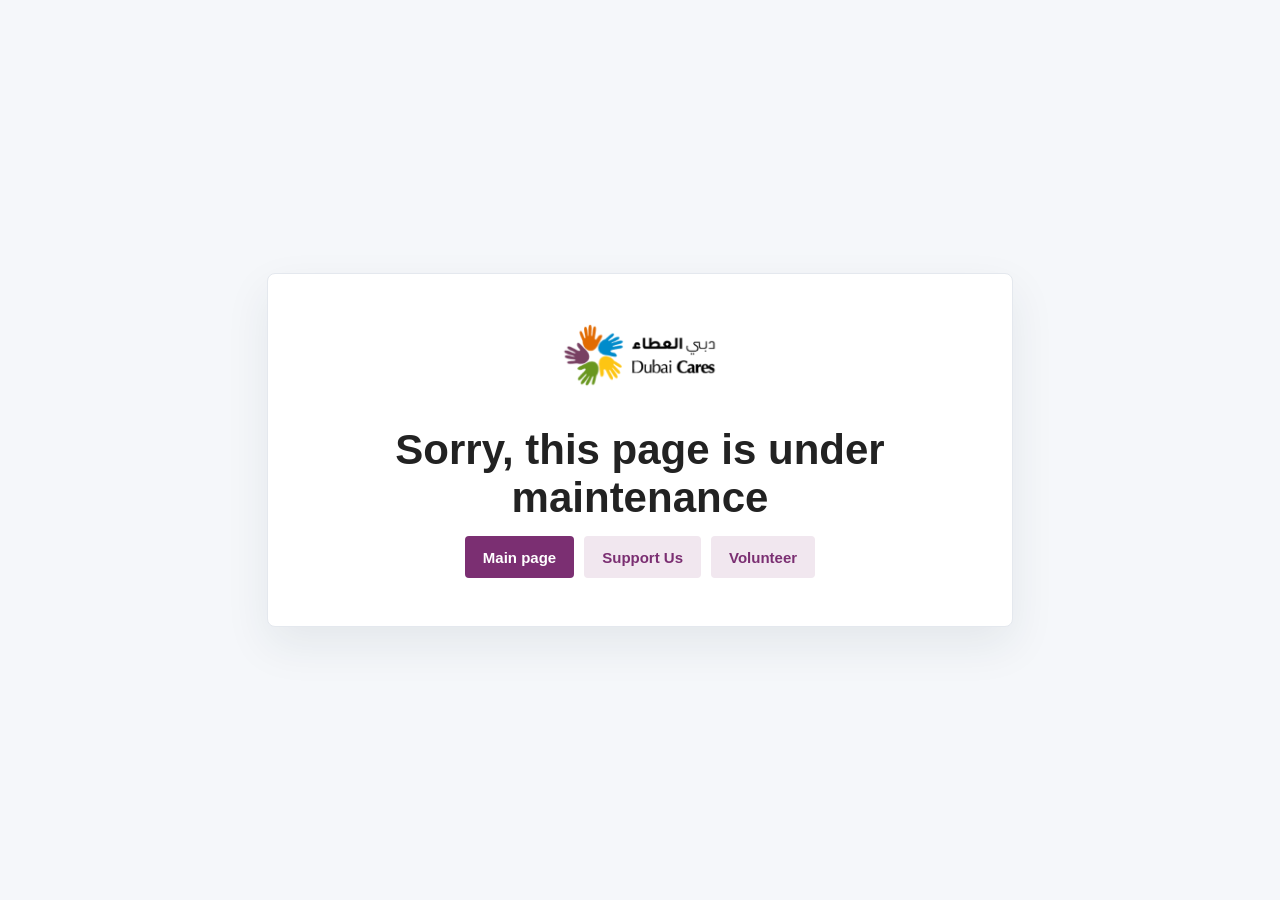
<file: maintenance/index.html>
<!DOCTYPE html>
<html lang="en">
<head>
<script>document.documentElement.className += " local-transition-pending";</script>
<meta charset="UTF-8" />
<meta name="viewport" content="width=device-width, initial-scale=1" />
<title>Page Under Maintenance | Dubai Cares</title>
<link rel="shortcut icon" href="../img/faviocn.png" type="image/x-icon" />
<link rel="icon" href="../img/faviocn.png" type="image/x-icon" />
<link rel="stylesheet" type="text/css" href="../css/local-enhancements.css" />
<style>
  :root {
    color: #222;
    font-family: Arial, Helvetica, sans-serif;
    background: #f5f7fa;
  }

  body {
    min-height: 100vh;
    margin: 0;
    display: grid;
    place-items: center;
    padding: 24px;
    box-sizing: border-box;
  }

  main {
    width: min(680px, 100%);
    text-align: center;
    background: #fff;
    border: 1px solid #e4e8ee;
    border-radius: 8px;
    padding: 48px 32px;
    box-shadow: 0 18px 45px rgba(31, 47, 70, 0.08);
  }

  img {
    width: 168px;
    height: auto;
    margin-bottom: 34px;
  }

  h1 {
    margin: 0 0 14px;
    font-size: clamp(28px, 5vw, 42px);
    line-height: 1.15;
    font-weight: 700;
  }

  p {
    margin: 0 auto 30px;
    max-width: 520px;
    color: #5c6675;
    font-size: 18px;
    line-height: 1.55;
  }

  nav {
    display: flex;
    flex-wrap: wrap;
    justify-content: center;
    gap: 10px;
  }

  a {
    display: inline-flex;
    align-items: center;
    min-height: 42px;
    padding: 0 18px;
    color: #fff;
    background: #7b2f72;
    border-radius: 4px;
    text-decoration: none;
    font-size: 15px;
    font-weight: 700;
  }

  a.secondary {
    color: #7b2f72;
    background: #f1e7ef;
  }
</style>
</head>
<body>
<main>
  <img src="../img/logo-new-2.png" alt="Dubai Cares" />
  <h1>Sorry, this page is under maintenance</h1>
  <nav>
    <a href="../">Main page</a>
    <a class="secondary" href="../support-us/">Support Us</a>
    <a class="secondary" href="../volunteer/">Volunteer</a>
  </nav>
</main>
<script type="text/javascript" src="../js/local-routing.js"></script>
</body>
</html>
</file>
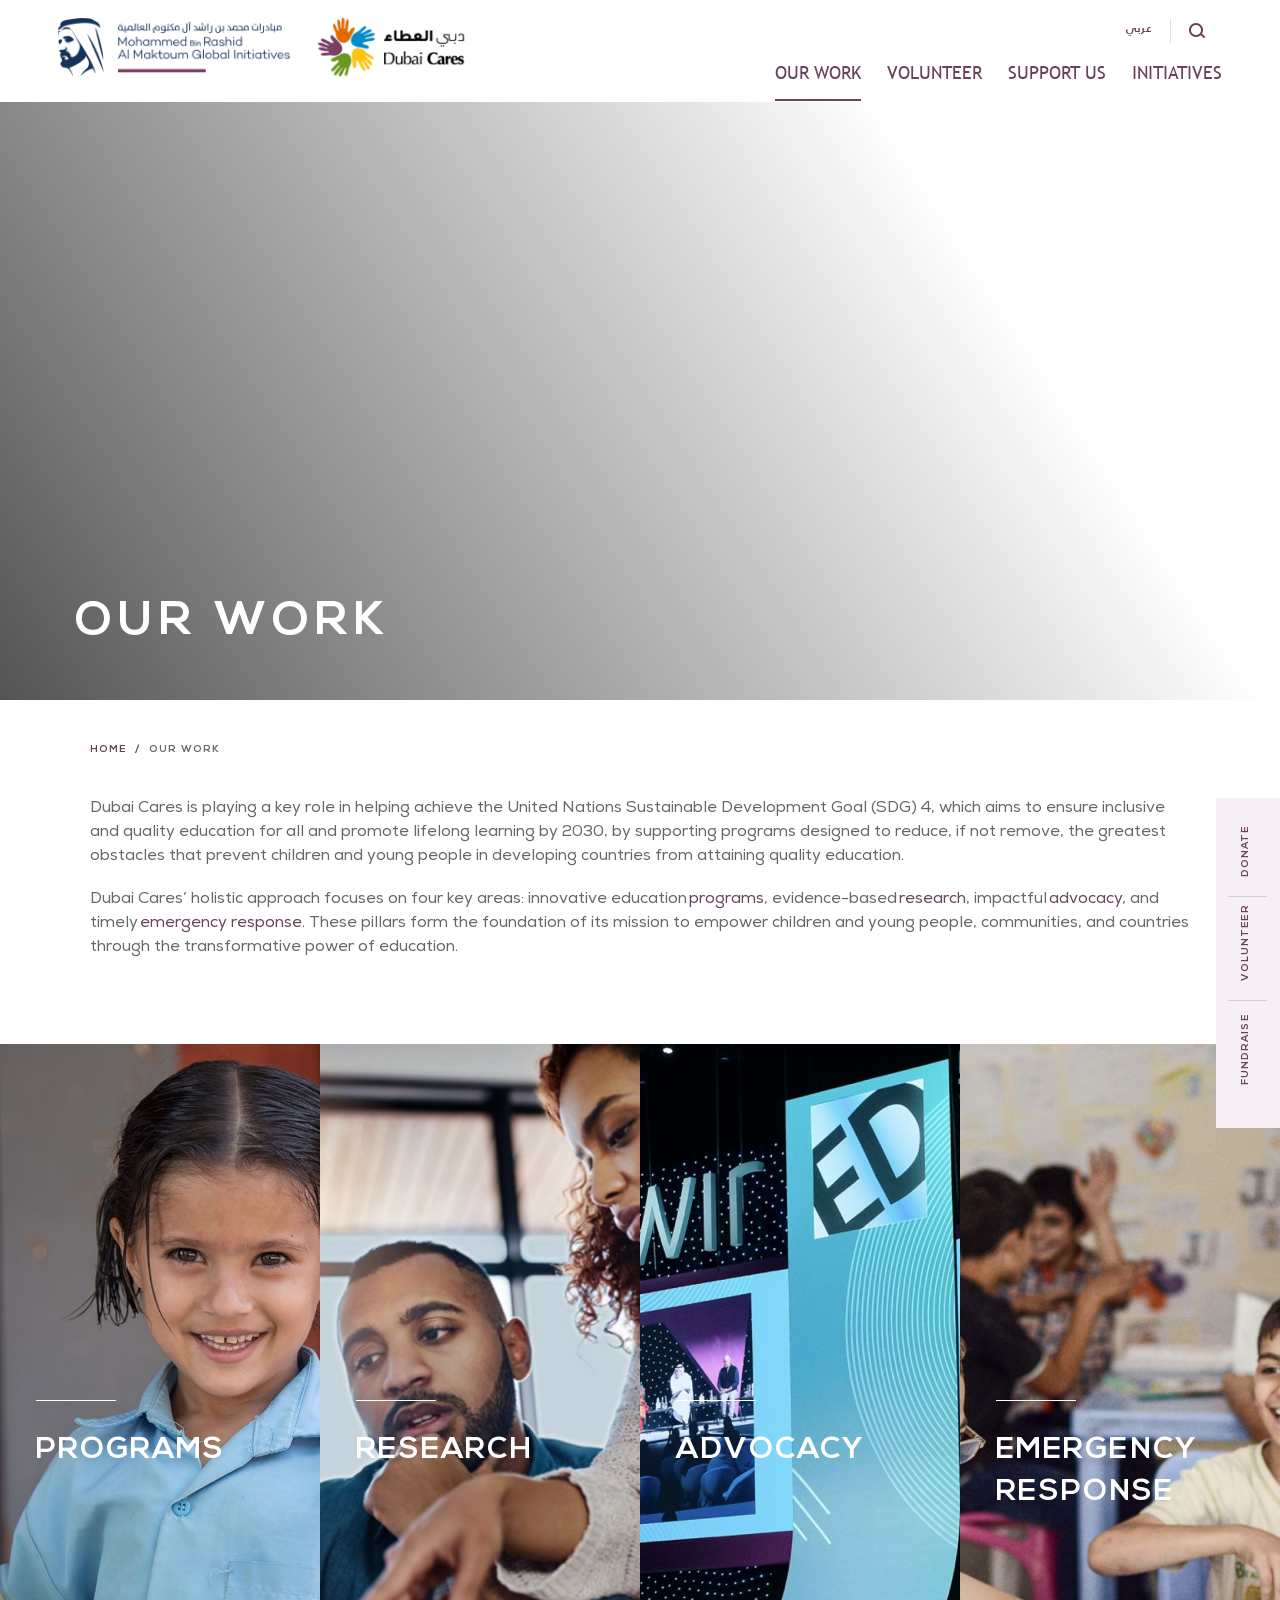
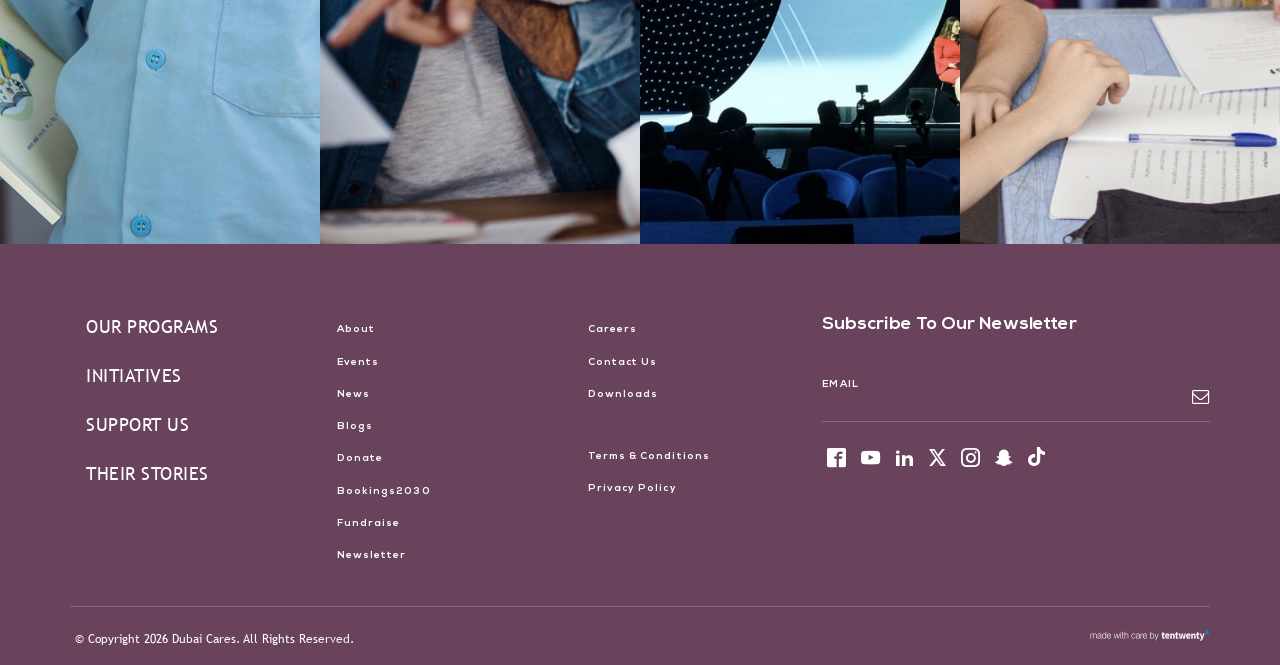
<file: our-work/index.html>
<!DOCTYPE html>
<!--[if IE 8]> <html lang="en-us" class="ie10 ie8"> <![endif]-->
<!--[if IE 9]> <html lang="en-us" class="ie10 ie9"> <![endif]-->
<!--[if gt IE 9]><!--> <html lang="en-us"> <!--<![endif]-->
<head>
<script>document.documentElement.className += " local-transition-pending";</script>
    
<meta http-equiv="content-type" content="text/html; charset=UTF-8" />
<title>Our Work | Dubai Cares</title>
<meta name="description" content="" />
<meta name="generator" content="concrete5 - 5.6.3.5b1" />
<script type="text/javascript">
var CCM_DISPATCHER_FILENAME = '/index.php';var CCM_CID = 3112;var CCM_EDIT_MODE = false;var CCM_ARRANGE_MODE = false;var CCM_IMAGE_PATH = "/concrete/images";
var CCM_TOOLS_PATH = "/tools/required";
var CCM_BASE_URL = "https://www.dubaicares.ae";
var CCM_REL = "";
var CCM_SITE = "Dubai Cares";

</script>

	<link rel="shortcut icon" href="../img/faviocn.png" type="image/x-icon" />
	<link rel="icon" href="../img/faviocn.png" type="image/x-icon" />
	<link rel="apple-touch-icon" href="../img/faviocn.png"  />
<meta name="msapplication-TileImage" content="../img/faviocn.png" />
    <meta name="viewport" content="width=device-width, initial-scale=1, user-scalable=no">
<meta http-equiv="X-UA-Compatible" content="IE=edge">
<meta name="author" content="TenTwenty | Webdesign, Webshops & E-marketing | Dubai">

<!-- Meta Tags for Social Media -->
<meta property="og:site_name" content="Dubai Cares">
<!-- Below tag will be used for android mobile browser colors, change it to main logo color of the project -->
<meta name="theme-color" content="#393939">
<meta property="og:image" content="https://www.dubaicares.ae/files/4417/6492/4552/Mada_Uganda.JPG">
<meta property="og:title" content="Dubai Cares | Our Work">
<meta property="og:description" content="">
<meta name="twitter:title" content="Dubai Cares | Our Work">
<meta name="twitter:image" content="https://www.dubaicares.ae/files/4417/6492/4552/Mada_Uganda.JPG">
<meta name="twitter:description" content="">
<meta name="twitter:card" content="summary_large_image" />


<!-- Google Tag Manager -->
<script>
    (function(w, d, s, l, i) {
        w[l] = w[l] || [];
        w[l].push({
            'gtm.start': new Date().getTime(),
            event: 'gtm.js'
        });
        var f = d.getElementsByTagName(s)[0],
            j = d.createElement(s),
            dl = l != 'dataLayer' ? '&l=' + l : '';
        j.async = true;
        j.src =
            'https://www.googletagmanager.com/gtm.js?id=' + i + dl;
        f.parentNode.insertBefore(j, f);
    })(window, document, 'script', 'dataLayer', 'GTM-K36D6ZLF');
</script>
<!-- End Google Tag Manager -->

<!-- Facebook Pixel Code -->

<script>
    ! function(f, b, e, v, n, t, s)



    {
        if (f.fbq) return;
        n = f.fbq = function() {
            n.callMethod ?



                n.callMethod.apply(n, arguments) : n.queue.push(arguments)
        };



        if (!f._fbq) f._fbq = n;
        n.push = n;
        n.loaded = !0;
        n.version = '2.0';



        n.queue = [];
        t = b.createElement(e);
        t.async = !0;



        t.src = v;
        s = b.getElementsByTagName(e)[0];



        s.parentNode.insertBefore(t, s)
    }(window, document, 'script',



        'https://connect.facebook.net/en_US/fbevents.js');



    fbq('init', '1480082628863732');



    fbq('track', 'PageView');
</script>

<noscript>

    <img height="1" width="1" src="https://www.facebook.com/tr?id=1480082628863732&ev=PageView

&noscript=1" />

</noscript>

<!-- End Facebook Pixel Code -->

<link rel="stylesheet" type="text/css" href="../css/ccm.base.css" />
<script type="text/javascript" src="../js/jquery.js"></script>
<script type="text/javascript" src="../js/ccm.base.js"></script>
<link rel="stylesheet" type="text/css" href="../css/style.css" />
<link rel="stylesheet" type="text/css" href="../css/local-enhancements.css" />
<link rel="stylesheet" type="text/css" href="../css/print.css" />
<link rel="stylesheet" type="text/css" href="../css/view.css" />

<!--[if lt IE 9]>
<script src="https://cdnjs.cloudflare.com/ajax/libs/html5shiv/3.7.3/html5shiv.min.js"></script>
<script src="https://cdnjs.cloudflare.com/ajax/libs/respond.js/1.4.2/respond.min.js"></script>
<![endif]-->

<!--[if !IE]><!-->
<script>
    if ( /*@cc_on!@*/ false) {
        document.documentElement.className += ' ie10';
    }
</script>
<!--<![endif]-->

<script>
    //set cookie for site
    function setCookie(cname, cvalue) {
        var d = new Date();
        d.setTime(d.getTime() + 2160000000);
        var expires = "expires=" + d.toUTCString();
        document.cookie = cname + "=" + cvalue + "; " + expires + "; path=/";
    }
</script>

<script type="text/javascript">
    var gaJsHost = (("https:" == document.location.protocol) ? "https://ssl." : "http://www.");
    document.write(unescape("%3Cscript src='" + gaJsHost + "google-analytics.com/ga.js' type='text/javascript'%3E%3C/script%3E"));
</script>
<script type="text/javascript">
    try {
        var pageTracker = _gat._getTracker("UA-177909-70");
        pageTracker._trackPageview();
    } catch (err) {}
</script>
<style>
    /* .dual-ring-loader */
    .dual-ring-loader {
        display: inline-block;
        width: 64px;
        height: 64px;

        display: inline-block;
        width: 64px;
        height: 64px;
        position: absolute;
        z-index: 9;
        left: 50%;
        transform: translateX(-50%);
        display: block;

    }

    .dual-ring-loader:after {
        content: " ";
        display: block;
        width: 46px;
        height: 46px;
        margin: 1px;
        border-radius: 50%;
        border: 5px solid #cef;
        border-color: #cef transparent #cef transparent;
        animation: dual-ring-loader 1.2s linear infinite;
    }

    @keyframes dual-ring-loader {
        0% {
            transform: rotate(0deg);
        }

        100% {
            transform: rotate(360deg);
        }
    }

    /* .dual-ring-loader */
</style></head>
<body class=" approach-view-page our-work">
<div class="wrapper">
    <!-- Wrap all page content here -->
    
<!-- Banner Images - Multi-Image attribute -->

<div class="header__wrap">
    <header class="header ">
                <div class="header__logo__new">
            <div class="logo-video">
                <a class="image" href="https://www.almaktouminitiatives.org/en" target="_blank">
                    <img src="../img/mbrgi.png" alt="Dubai Cares"/>
                </a>
                <a class="image dc" href="../">
                    <img src="../img/logo-new-2.png" alt="Dubai Cares"/>
                </a>
                <a class="vid" href="https://www.almaktouminitiatives.org/en" target="_blank">
                <div id="logo-one" class="logo_part_one"></div>
                </a>
                <a class="vid" href="../">
                <div id="logo-two" class="logo_part_two"></div>
                </a>
            </div>
        </div>
        <nav class="header__nav">
            <ul class="header__nav header__nav--lang">


                                                    <li class="active"><a class="language-switcher-btn ar" href="https://www.dubaicares.ae/tools/locale?_lcl=ar_AE&_isAjax=1&_path=%252Four-work">عربي</a></li>
                

<!--                <li class="--><!--"><a class="language-switcher-btn" href="--><!--">--><!--</a></li>-->
<!--                <li class="--><!--"><a class="language-switcher-btn ar" href="--><!--">--><!--</a></li>-->
            </ul>
            <ul class="header__nav header__nav--utilities">
                <li class="search-bar">
                    <a id="siteSearchButton" class="search-link"><span class="icon__search-top"></span></a>
                    <div class="search-panal__wrap--top">
                        
<form action="https://www.dubaicares.ae/search/" method="get" class="search-panal__form">
		
			<input name="search_paths[]" type="hidden" value="" />
		
	<input name="query" type="text" placeholder="search"  value="" class="search-panal__input-text" />	
	<button name="submit" type="submit" class="search-panal__btn-search"><span class="icon__search-top"></span></button>	
</form>                    </div>
                </li>
                <li class="menu-toggle--mobile"><a id="mobileMenuToggle" class="menu-toggle--mobile__button"><img src="../img/list.svg"></a></li>
            </ul>
            

            <ul class="header__nav header__nav--site sss">
        <li class="header__site-nav--selected header__site-nav--path-selected header__site-nav--first" id="our-work">
           <div class="arrow" data-toggle-class="active" data-target-id="our-work"></div>
               <a class="header__site-nav--selected header__site-nav--path-selected header__site-nav--first" href="../our-work/" target="_self">Our Work</a>
        
    </li>
        <li class="" id="volunteer">
           <div class="arrow" data-toggle-class="active" data-target-id="volunteer"></div>
               <a class="" href="../volunteer/" target="_self">Volunteer</a>
        
    </li>
        <li class="" id="support-us">
           <div class="arrow" data-toggle-class="active" data-target-id="support-us"></div>
               <a class="" href="../support-us/" target="_self">Support Us</a>
        
    </li>
        <li class="" id="initiatives">
           <div class="arrow" data-toggle-class="active" data-target-id="initiatives"></div>
               <a class="" href="../initiatives/" target="_self">Initiatives</a>
        
    </li>
    </ul>            <span id="menuToggle" class="menu-toggle">
                <span>Menu</span>
            </span>
        </nav>
    </header>
</div>

<div class="submenus" style="display: none">
    <div class="our-work">
        <ul class="nav"> 
            
	<li>
        <a href="https://www.dubaicares.ae/our-work/geographic-reach/" target="_self">Geographic Reach</a>
    </li>




	<li>
        <a href="https://www.dubaicares.ae/programs/" target="_self">Our Programs</a>
    </li>




	<li>
        <a href="https://www.dubaicares.ae/our-work/research/" target="_self">Research</a>
    </li>




	<li>
        <a href="https://www.dubaicares.ae/advocacy/" target="_self">Advocacy</a>
    </li>




	<li>
        <a href="https://www.dubaicares.ae/our-work/emergency-response/" target="_self">Emergency Response</a>
    </li>



        </ul>
    </div>

    <div class="volunteer">
        <ul class="nav"> 
            
	<li>
        <a href="../volunteering-opportunities/" target="_self">Register as a Volunteer</a>
    </li>




	<li>
        <a href="https://www.dubaicares.ae/volunteer/volunteer-emirates/" target="_self">Volunteer Emirates</a>
    </li>




	<li>
        <a href="https://www.dubaicares.ae/volunteer/volunteer-globally/" target="_self">Volunteer Globally</a>
    </li>



        </ul>
    </div>

    <div class="support-us">
        <ul class="nav"> 
            
	<li>
        <a href="../donate/" target="_self">Donate</a>
    </li>




	<li>
        <a href="https://www.dubaicares.ae/support-us/sponsor/" target="_self">Sponsor</a>
    </li>





    <li>
		<a href="https://fundraising.dubaicares.ae/" target="_blank">Fundraise</a>
	</li>



	<li>
        <a href="https://www.dubaicares.ae/support-us/our-partners/" target="_self">Partnerships</a>
    </li>



        </ul>
    </div>

    <div class="initiatives">
        <ul class="nav"> 
            

    <li>
		<a href="https://ramadan.dubaicares.ae/" target="_blank">Feed A Child, Build A Kitchen</a>
	</li>



	<li>
        <a href="https://www.dubaicares.ae/initiatives/adopt-school/" target="_self">Adopt a School </a>
    </li>




	<li>
        <a href="https://www.dubaicares.ae/initiatives/tasteofgiving/" target="_self">Taste of Giving </a>
    </li>




	<li>
        <a href="https://www.dubaicares.ae/initiatives/walk-education/" target="_self">Walk for Education </a>
    </li>




	<li>
        <a href="https://www.dubaicares.ae/initiatives/studentsforstudents/" target="_self">Students for Students </a>
    </li>




	<li>
        <a href="https://www.dubaicares.ae/initiatives/adoptalibrary/" target="_self">Adopt a Library</a>
    </li>



        </ul>
    </div>
</div>    
  <section class="banner-slider__wrap  banner-slider--with-counter banner-slider__has-image">
            
      <div class="banner-slider">      
                <div class="banner-slider__item">
                      <div class="banner-slider__image--bg banner-slider__image" style="background-image:url(https://www.dubaicares.ae/files/cache/2404b1af827215f6dc849f2d35142a75_f40520.JPG); background-position:center bottom"></div>
                                <div class="banner-slider__caption-wrap">
              <div class="banner-slider__caption">                
                                  <div class="container"><h1  >Our Work</h1></div>

                                                  
              </div>
            </div>
                  </div>
                        
      </div>      
      <!-- <div class="progress__wrap">
        <div class="progress__paging"></div>
        <svg class="progress__pie" width="62px" height="62px" viewBox="0 0 62 62" version="1.1" xmlns="http://www.w3.org/2000/svg">        
          <circle r="30.5" cx="31" cy="81" fill="transparent" stroke-dasharray="195" stroke-dashoffset="0"></circle>
          <circle class="bar" r="30.5" cx="31" cy="81" fill="transparent" stroke-dasharray="195" stroke-dashoffset="0"></circle>
        </svg>
      </div>     -->
      </section>
    <main class="main">    
                        <div class="breadcrumb__wrap">
                    <div class="breadcrumb">
  <nav>
    <a href="../" target="_self">Home</a> <span class="ccm-autonav-breadcrumb-sep">&gt;</span> Our Work  </nav>
</div>                </div>                
                <!-- Change it to 'program' if we need to revert -->
                
                
        <section class="container approach-container-main">
    <div class="approach-container">
        
<div class="layout-base">
    <p class="Paragraph SCXW120857399 BCX8"><span class="TextRun SCXW120857399 BCX8" data-contrast="none">Dubai Cares is playing a key role in helping achieve the United Nations Sustainable Development Goal (SDG) 4, which aims to ensure inclusive and quality education for all and promote lifelong learning by 2030, by supporting programs designed to reduce, if not remove, the greatest obstacles that prevent children and young people in developing countries from attaining quality education.</span><span class="EOP SCXW120857399 BCX8" data-ccp-props="{"> </span></p>
<div class="OutlineElement Ltr SCXW120857399 BCX8">
<p class="Paragraph SCXW120857399 BCX8"><span class="TextRun SCXW120857399 BCX8" data-contrast="none"><span class="NormalTextRun SCXW120857399 BCX8" data-ccp-parastyle="Normal (Web)">Dubai </span><span class="NormalTextRun SCXW120857399 BCX8" data-ccp-parastyle="Normal (Web)">Cares’</span><span class="NormalTextRun SCXW120857399 BCX8" data-ccp-parastyle="Normal (Web)"> holistic approach focuses on four key areas: innovative education </span></span><a href="https://www.dubaicares.ae/programs/"><span class="TextRun Underlined SCXW120857399 BCX8" data-contrast="none"><span class="NormalTextRun SCXW120857399 BCX8" data-ccp-parastyle="Normal (Web)">programs</span></span></a><span class="TextRun SCXW120857399 BCX8" data-contrast="none">, evidence-based </span><a href="https://www.dubaicares.ae/our-work/research/"><span class="TextRun Underlined SCXW120857399 BCX8" data-contrast="none"><span class="NormalTextRun SCXW120857399 BCX8" data-ccp-parastyle="Normal (Web)">research</span></span></a><span class="TextRun SCXW120857399 BCX8" data-contrast="none">, impactful </span><a href="https://www.dubaicares.ae/advocacy/"><span class="TextRun Underlined SCXW120857399 BCX8" data-contrast="none"><span class="NormalTextRun SCXW120857399 BCX8" data-ccp-parastyle="Normal (Web)">advocacy</span></span></a><span class="TextRun SCXW120857399 BCX8" data-contrast="none">, and timely </span><a href="https://www.dubaicares.ae/our-work/emergency-response/"><span class="TextRun Underlined SCXW120857399 BCX8" data-contrast="none"><span class="NormalTextRun SCXW120857399 BCX8" data-ccp-parastyle="Normal (Web)">emergency response</span></span></a><span class="TextRun SCXW120857399 BCX8" data-contrast="none">. These pillars form the foundation of its mission to empower children and young people, communities, and countries through the transformative power of education. <br /></span><span class="EOP SCXW120857399 BCX8" data-ccp-props="{"><br /></span></p>
</div></div>
    </div>
</section>            
        <section class="fullscreen_lsit__wrap fulscreen">
    <div class="fullscreen_lsit">
                    <div class="fullscreen_lsit__item">
                <div class="fullscreen_lsit__image">
                    <div class="fullscreen_lsit__image-src" 
                                             style="background-image:url('../img/e50bb3cf65950c2746a8bb1e6d595da2_f1341.jpg')"
                                         ></div>
                </div>
                <div class="fullscreen_lsit__title">
                    <span class="fullscreen_lsit__title-bdr"></span>
                    Programs                </div>
                <a class="fullscreen_lsit__link" href="https://www.dubaicares.ae/our-work/programs/">Programs</a>
            </div>
                    <div class="fullscreen_lsit__item">
                <div class="fullscreen_lsit__image">
                    <div class="fullscreen_lsit__image-src" 
                                             style="background-image:url('../img/76efeb9694fd9c91ae030d3dac5a3a9a_f40518.jpg')"
                                         ></div>
                </div>
                <div class="fullscreen_lsit__title">
                    <span class="fullscreen_lsit__title-bdr"></span>
                    Research                </div>
                <a class="fullscreen_lsit__link" href="https://www.dubaicares.ae/our-work/research/">Research</a>
            </div>
                    <div class="fullscreen_lsit__item">
                <div class="fullscreen_lsit__image">
                    <div class="fullscreen_lsit__image-src" 
                                             style="background-image:url('../img/b9a259e9ec45c39c672404c6e162544d_f40514.jpg')"
                                         ></div>
                </div>
                <div class="fullscreen_lsit__title">
                    <span class="fullscreen_lsit__title-bdr"></span>
                    Advocacy                </div>
                <a class="fullscreen_lsit__link" href="https://www.dubaicares.ae/our-work/advocacy/">Advocacy</a>
            </div>
                    <div class="fullscreen_lsit__item">
                <div class="fullscreen_lsit__image">
                    <div class="fullscreen_lsit__image-src" 
                                             style="background-image:url('../img/ad350dc18334278d3ad2cf6540d1b5a2_f40517.jpg')"
                                         ></div>
                </div>
                <div class="fullscreen_lsit__title">
                    <span class="fullscreen_lsit__title-bdr"></span>
                    Emergency Response                </div>
                <a class="fullscreen_lsit__link" href="https://www.dubaicares.ae/our-work/emergency-response/">Emergency Response</a>
            </div>
            </div>
</section>
            
                    <div class="floated-cta">
                <ul>
                <li><a href="../donate/" class="link">Donate</a></li>
                <li><a href="../volunteering-opportunities/" class="link">Volunteer</a></li>
                <li><a href="https://fundraising.dubaicares.ae/" class="link last-link" target="_blank">Fundraise</a></li>
                <li>
                    <a href="" target="_blank" STYLE="pointer-events: none;width:16px;"></a>
<!--                    <a href="https://www.facebook.com/DubaiCares/" target="_blank"><span class="icon__facebook"></span></a>-->
                </li>
                <li>
<!--                    <a href="https://ae.linkedin.com/company/dubai-cares" target="_blank"><span class="icon__linkedin"></span></a>-->
                </li>
                <li>
<!--                    <a href="https://twitter.com/dubaicares?lang=en" target="_blank"><span class="icon__twitter"></span></a>-->
                </li>
                <li>
<!--                    <a href="https://www.instagram.com/dubaicares/?hl=en" target="_blank"><span class="icon__instagram"></span></a>-->
                </li>
                </ul>
            </div>
            </main>
    <!-- This div is important to have in order to push the footer at the bottom -->
    <div class="push"></div>
</div>

<footer class="footer">
    <div class="footer__container footer__widget-area">
        <div class="row">
            <div class="footer__widget">
                <div class="content">
    <ul class="nav nav--large">
<li><a href="https://www.dubaicares.ae/programs">Our Programs</a></li>
<li><a href="../initiatives/">Initiatives</a></li>
<li><a href="../support-us/">Support Us</a></li>
<li><a href="https://www.dubaicares.ae/their-stories">Their Stories</a></li>
</ul></div>
            </div>
            <div class="footer__widget">
                <div class="content">
    <ul class="nav">
<li><a href="https://www.dubaicares.ae/about">About</a></li>
<li><a href="https://www.dubaicares.ae/events">Events</a></li>
<li><a href="https://www.dubaicares.ae/news">News</a></li>
<li><a href="https://www.dubaicares.ae/blogs">Blogs</a></li>
<li><a href="../donate/">Donate</a></li>
<li><a href="https://bookings2030.ae/">Bookings2030</a></li>
<li><a href="https://fundraising.dubaicares.ae/" target="_blank">Fundraise<br /></a></li>
<li><a href="https://www.dubaicares.ae/newsletter">Newsletter</a></li>
</ul></div>
            </div>
            <div class="footer__widget">
                <div class="content">
    <ul class="nav">
<li><a href="https://www.dubaicares.ae/careers">Careers</a></li>
<li><a href="https://www.dubaicares.ae/contact-us">Contact Us</a></li>
<li><a href="https://www.dubaicares.ae/download">Downloads</a></li>
<li class="space"></li>
<li><a href="https://www.dubaicares.ae/terms-and-condations">Terms &amp; conditions</a></li>
<li><a href="https://www.dubaicares.ae/privacy-policy">Privacy policy</a></li>
</ul></div>
            </div>
            <div class="footer__widget">
                
<a name="subscribe-to-mailing-list"></a>
<div id="MailingListSubscribe5362" class="MailingListSubscribe">

	<H5 class="mailing-list-signup-title">Subscribe to Our Newsletter</H5>
							            <form class="form" id="tony-mailing-list-form" action="../our-work/#subscribe-to-mailing-list" method="post">
                <input name="mailing_list_subscribe" type="hidden" value="5362" />
				<input type="hidden" name="ccm_token" value="1782047070:5e15971827e4280b517f94233e99dd00" />				                    <div class="mailing-list-email-wrap form__input-group">
                        <label class="form__input form__input--label">
							Email							                        </label>
                        <div class="form__input-wrap form__input-wrap--typing">
                            <input class="form__input form__input--text" id="tony--email" required name="email" type="text" value="" />
                        </div>
                    </div>
				
                <div class="mailing-list-checkboxes" style="display:none">
					                        <div class="mailing-list-group">
                            <input id="mailingListGroup_5362_5" name="subscribeGIDs[]" type="checkbox" value="5" checked="checked" />
                            <label for="mailingListGroup_5362_5">Mailing List</label>
                        </div>
					                </div>
				<!--                <div class="element">-->
<!--                    <div id="journal-captcha" data-key="--><!--"></div>-->
<!--                </div>-->
                <button class="submit" name="Submit" class="submit" type="submit" id="tony-mail-captcha" data-key="6LdyJf0UAAAAACkN9xdD-MeRIT6IwiK0KBeLN_nw" class="app-btn btn-primary g-recaptcha" data-callback='onSubmit'
                        data-action='submit'><span class="icon__envelope-o"></span></button>
				            </form>
			</div>
<script>
    if($('#tony-mail-captcha').length) {
        $.getScript(`https://www.google.com/recaptcha/api.js`, () => {
            grecaptcha.ready(() => {
                grecaptcha.render('tony-mail-captcha', {
                    sitekey: '6LdyJf0UAAAAACkN9xdD-MeRIT6IwiK0KBeLN_nw',
                });
            });
        });

        function onSubmit(token) {
            if($('#tony--email').length) {
                if($('#tony--email').val()){
                    document.getElementById("tony-mailing-list-form").submit();
                } else {
                    grecaptcha.reset();
                }
            } else {
                document.getElementById("tony-mailing-list-form").submit();
            }
        }
    }

</script>
<div class="content">
    <ul class="footer__social-links">
<li><a href="https://www.facebook.com/DubaiCares/" target="_blank"><span class="icon__facebook"><em>facebook</em></span></a></li>
<li><a href="https://www.youtube.com/channel/UCmst6MTbynvmy-uzvHjrojw" target="_blank"><span class="icon__youtube"><em>youtube</em></span></a></li>
<li><a href="https://ae.linkedin.com/company/dubaicares" target="_blank"><span class="icon__linkedin"><em>linkedin</em></span></a></li>
<li><a href="https://twitter.com/dubaicares?lang=en" target="_blank"><span class="icon__twitter"><em>twitter</em></span></a></li>
<li><a href="https://www.instagram.com/dubaicares/?hl=en" target="_blank"><span class="icon__instagram"><em>instagram</em></span></a></li>
<li><a href="https://www.snapchat.com/add/DubaiCares" target="_blank"><span class="icon__snapchat"><em>snapchat</em></span></a></li>
<li><a href="https://www.tiktok.com/@dubaicares" target="_blank"><span class="icon__tiktok"> <em>tiktok</em></span></a></li>
</ul></div>
            </div>
        </div>
    </div>
    <div class="footer__container footer__legal">        
        <div class="footer__legal-text">&copy; Copyright 2026 Dubai Cares. All Rights Reserved.</div>
        <a class="developed-by" href="http://tentwenty.com/" target="_blank"><img src="../img/by-tentwenty.svg" alt="tentwenty.com"></a>
    </div>
</footer>
<!--Commented since video takes lot of time to load and it was hidden -->
<!--<div class="hidden">
	<div id="demo-modal-content" class="demo-modal-content">
    <div class="covid19-popup">
                    <h2><span class="tk-arabic"> رسالة تضامن #كوفيد19 </span><br /> <span class="tk-english">A message of solidarity #Covid19</span></h2>
                    <h2><span class="tk-english">A message of solidarity #Covid19</span> <br /><span class="tk-arabic"> رسالة تضامن #كوفيد19 </span></h2>
                    <iframe src="https://player.vimeo.com/video/402113945" width="740" height="460" frameborder="0" allow="autoplay; fullscreen" allowfullscreen></iframe>
        </div>
	</div>
</div>-->

<!-- Go to top button -->
<div id="gotoTop">
    <span class="fa fa-chevron-up" aria-hidden="true"></span>
</div>

<!-- For Landscape Alert -->
<div class="landscape-alert">
    <p>For better web experience, please use the website in portrait mode</p>
</div>
<script src="https://player.vimeo.com/api/player.js"></script>




<script src="https://www.google.com/recaptcha/api.js?onload=CaptchaCallback&render=explicit" async defer></script>

<div class="addthis_inline_share_toolbox_zfed"></div>
<!--<script type="text/javascript" src="//s7.addthis.com/js/300/addthis_widget.js#pubid=ra-59204410b2d0cc02"></script>
-->
<script type="text/javascript" src="../js/all.js"></script>
<script type="text/javascript" src="../js/datepair.js"></script>
<script type="text/javascript" src="../js/scripts.js"></script>
<script type="text/javascript" src="../js/local-routing.js"></script>
</body>
</html>
</file>
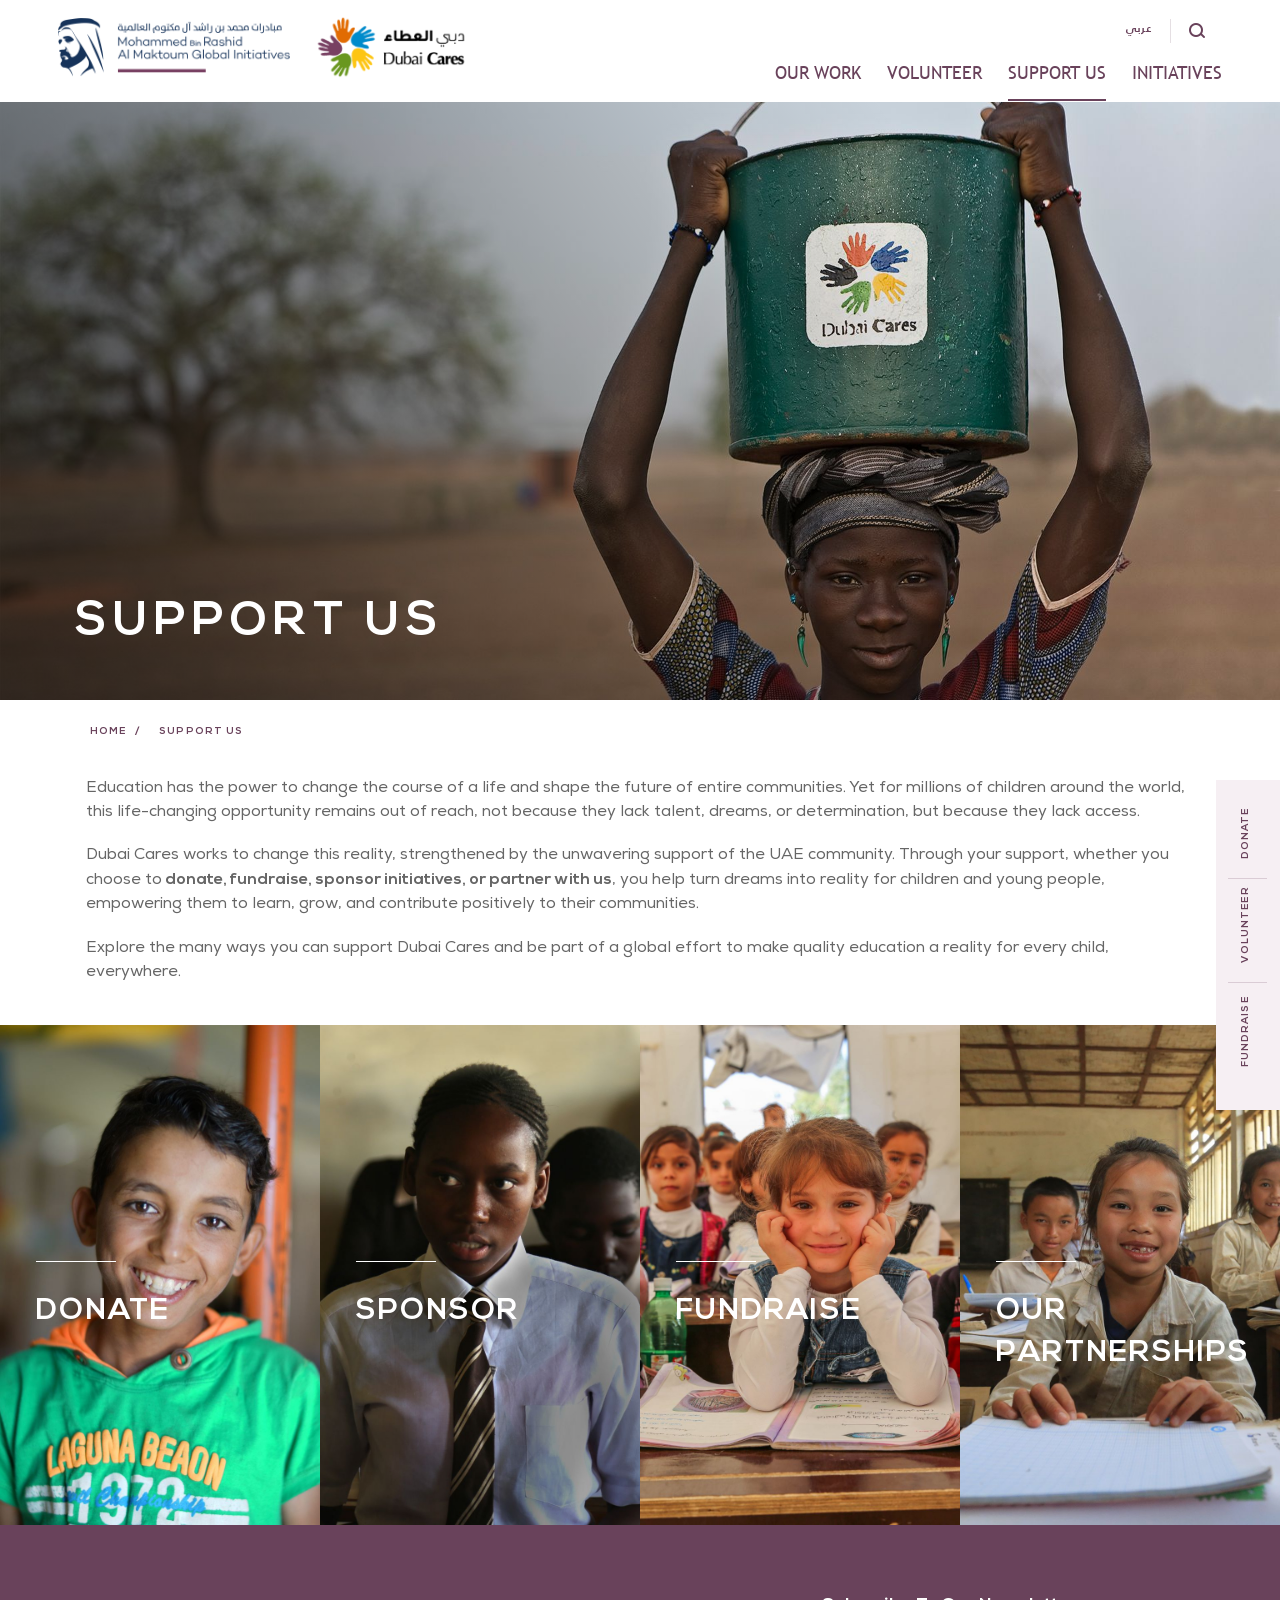
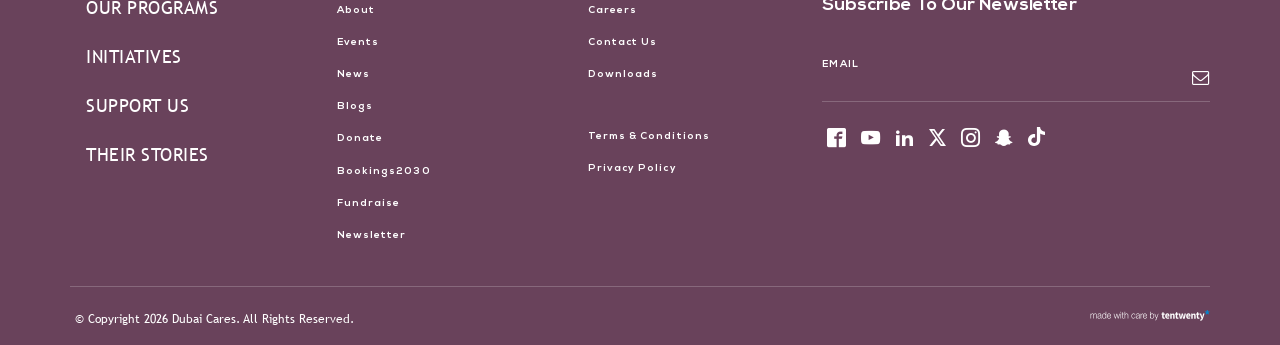
<file: support-us/index.html>
<!DOCTYPE html>
<!--[if lte IE 8]> <html lang="en-us" class="ie10 ie9 ie8"> <![endif]-->
<!--[if IE 9]> <html lang="en-us" class="ie10 ie9"> <![endif]-->
<!--[if gt IE 9]><!-->
<html lang="en-us"> <!--<![endif]-->

<head>
<script>document.documentElement.className += " local-transition-pending";</script>
    
<meta http-equiv="content-type" content="text/html; charset=UTF-8" />
<title>Support Us | Dubai Cares</title>
<meta name="description" content="" />
<meta name="generator" content="concrete5 - 5.6.3.5b1" />
<script type="text/javascript">
var CCM_DISPATCHER_FILENAME = '/index.php';var CCM_CID = 142;var CCM_EDIT_MODE = false;var CCM_ARRANGE_MODE = false;var CCM_IMAGE_PATH = "/concrete/images";
var CCM_TOOLS_PATH = "/tools/required";
var CCM_BASE_URL = "https://www.dubaicares.ae";
var CCM_REL = "";
var CCM_SITE = "Dubai Cares";

</script>

	<link rel="shortcut icon" href="../img/faviocn.png" type="image/x-icon" />
	<link rel="icon" href="../img/faviocn.png" type="image/x-icon" />
	<link rel="apple-touch-icon" href="../img/faviocn.png"  />
<meta name="msapplication-TileImage" content="../img/faviocn.png" />
    <meta name="viewport" content="width=device-width, initial-scale=1, user-scalable=no">
<meta http-equiv="X-UA-Compatible" content="IE=edge">
<meta name="author" content="TenTwenty | Webdesign, Webshops & E-marketing | Dubai">

<!-- Meta Tags for Social Media -->
<meta property="og:site_name" content="Dubai Cares">
<!-- Below tag will be used for android mobile browser colors, change it to main logo color of the project -->
<meta name="theme-color" content="#393939">
<meta property="og:image" content="../img/SupportUs_spotlight.jpg">
<meta property="og:title" content="Dubai Cares | Support Us">
<meta property="og:description" content="">
<meta name="twitter:title" content="Dubai Cares | Support Us">
<meta name="twitter:image" content="../img/SupportUs_spotlight.jpg">
<meta name="twitter:description" content="">
<meta name="twitter:card" content="summary_large_image" />


<!-- Google Tag Manager -->
<script>
    (function(w, d, s, l, i) {
        w[l] = w[l] || [];
        w[l].push({
            'gtm.start': new Date().getTime(),
            event: 'gtm.js'
        });
        var f = d.getElementsByTagName(s)[0],
            j = d.createElement(s),
            dl = l != 'dataLayer' ? '&l=' + l : '';
        j.async = true;
        j.src =
            'https://www.googletagmanager.com/gtm.js?id=' + i + dl;
        f.parentNode.insertBefore(j, f);
    })(window, document, 'script', 'dataLayer', 'GTM-K36D6ZLF');
</script>
<!-- End Google Tag Manager -->

<!-- Facebook Pixel Code -->

<script>
    ! function(f, b, e, v, n, t, s)



    {
        if (f.fbq) return;
        n = f.fbq = function() {
            n.callMethod ?



                n.callMethod.apply(n, arguments) : n.queue.push(arguments)
        };



        if (!f._fbq) f._fbq = n;
        n.push = n;
        n.loaded = !0;
        n.version = '2.0';



        n.queue = [];
        t = b.createElement(e);
        t.async = !0;



        t.src = v;
        s = b.getElementsByTagName(e)[0];



        s.parentNode.insertBefore(t, s)
    }(window, document, 'script',



        'https://connect.facebook.net/en_US/fbevents.js');



    fbq('init', '1480082628863732');



    fbq('track', 'PageView');
</script>

<noscript>

    <img height="1" width="1" src="https://www.facebook.com/tr?id=1480082628863732&ev=PageView

&noscript=1" />

</noscript>

<!-- End Facebook Pixel Code -->

<link rel="stylesheet" type="text/css" href="../css/ccm.base.css" />
<script type="text/javascript" src="../js/jquery.js"></script>
<script type="text/javascript" src="../js/ccm.base.js"></script>
<link rel="stylesheet" type="text/css" href="../css/style.css" />
<link rel="stylesheet" type="text/css" href="../css/local-enhancements.css" />
<link rel="stylesheet" type="text/css" href="../css/print.css" />
<link rel="stylesheet" type="text/css" href="../css/view.css" />

<!--[if lt IE 9]>
<script src="https://cdnjs.cloudflare.com/ajax/libs/html5shiv/3.7.3/html5shiv.min.js"></script>
<script src="https://cdnjs.cloudflare.com/ajax/libs/respond.js/1.4.2/respond.min.js"></script>
<![endif]-->

<!--[if !IE]><!-->
<script>
    if ( /*@cc_on!@*/ false) {
        document.documentElement.className += ' ie10';
    }
</script>
<!--<![endif]-->

<script>
    //set cookie for site
    function setCookie(cname, cvalue) {
        var d = new Date();
        d.setTime(d.getTime() + 2160000000);
        var expires = "expires=" + d.toUTCString();
        document.cookie = cname + "=" + cvalue + "; " + expires + "; path=/";
    }
</script>

<script type="text/javascript">
    var gaJsHost = (("https:" == document.location.protocol) ? "https://ssl." : "http://www.");
    document.write(unescape("%3Cscript src='" + gaJsHost + "google-analytics.com/ga.js' type='text/javascript'%3E%3C/script%3E"));
</script>
<script type="text/javascript">
    try {
        var pageTracker = _gat._getTracker("UA-177909-70");
        pageTracker._trackPageview();
    } catch (err) {}
</script>
<style>
    /* .dual-ring-loader */
    .dual-ring-loader {
        display: inline-block;
        width: 64px;
        height: 64px;

        display: inline-block;
        width: 64px;
        height: 64px;
        position: absolute;
        z-index: 9;
        left: 50%;
        transform: translateX(-50%);
        display: block;

    }

    .dual-ring-loader:after {
        content: " ";
        display: block;
        width: 46px;
        height: 46px;
        margin: 1px;
        border-radius: 50%;
        border: 5px solid #cef;
        border-color: #cef transparent #cef transparent;
        animation: dual-ring-loader 1.2s linear infinite;
    }

    @keyframes dual-ring-loader {
        0% {
            transform: rotate(0deg);
        }

        100% {
            transform: rotate(360deg);
        }
    }

    /* .dual-ring-loader */
</style></head>

<body class=" supports-us-page support-us">
    <!-- Google Tag Manager (noscript) -->
    <noscript>
        <iframe src="https://www.googletagmanager.com/ns.html?id=GTM-K36D6ZLF" height="0" width="0" style="display:none;visibility:hidden">
        </iframe>
    </noscript>
    <!-- End Google Tag Manager (noscript) -->
    <div class="site-loader">
        <div class="logo-middle">
            <img src="../img/new-logo.png" class="dubai-cares" alt="Dubai Cares" />
        </div>
    </div>


    <script>
        // if($('body').hasClass('home-page')) {        
        //     if($(window).width() > 300){
        //             $('.site-loader').show();
        //             $('.site-loader .logo-middle').hide();
        //             setTimeout(function() {
        //                 $('.site-loader').hide();
        //                 $('header').addClass('animation_on');
        //                 $(".header__nav--wrap").addClass('animation_on');
        //                 $(".header__wrap").addClass('animation_on');
        //             },1);
        //         }else{
        //             $('.site-loader').show();
        //         }
        // }
        // else {

        // if (document.cookie.indexOf("visited=") == -1) {
        //     setCookie("visited", "1");
        //     if ($(window).width() > 300) {
        //         $('.site-loader').show();
        //         $('.site-loader .logo-middle').hide();
        //         setTimeout(function() {
        //             $('.site-loader').hide();
        //             $('header').addClass('animation_on');
        //             $(".header__nav--wrap").addClass('animation_on');
        //             $(".header__wrap").addClass('animation_on');
        //         }, 1);
        //     } else {
        //         $('.site-loader').show();
        //     }
        // }
        // }
    </script>
    <div class="wrapper">
        
<!-- Banner Images - Multi-Image attribute -->

<div class="header__wrap">
    <header class="header ">
                <div class="header__logo__new">
            <div class="logo-video">
                <a class="image" href="https://www.almaktouminitiatives.org/en" target="_blank">
                    <img src="../img/mbrgi.png" alt="Dubai Cares"/>
                </a>
                <a class="image dc" href="../">
                    <img src="../img/logo-new-2.png" alt="Dubai Cares"/>
                </a>
                <a class="vid" href="https://www.almaktouminitiatives.org/en" target="_blank">
                <div id="logo-one" class="logo_part_one"></div>
                </a>
                <a class="vid" href="../">
                <div id="logo-two" class="logo_part_two"></div>
                </a>
            </div>
        </div>
        <nav class="header__nav">
            <ul class="header__nav header__nav--lang">


                                                    <li class="active"><a class="language-switcher-btn ar" href="https://www.dubaicares.ae/tools/locale?_lcl=ar_AE&_isAjax=1&_path=%252Fsupport-us">عربي</a></li>
                

<!--                <li class="--><!--"><a class="language-switcher-btn" href="--><!--">--><!--</a></li>-->
<!--                <li class="--><!--"><a class="language-switcher-btn ar" href="--><!--">--><!--</a></li>-->
            </ul>
            <ul class="header__nav header__nav--utilities">
                <li class="search-bar">
                    <a id="siteSearchButton" class="search-link"><span class="icon__search-top"></span></a>
                    <div class="search-panal__wrap--top">
                        
<form action="https://www.dubaicares.ae/search/" method="get" class="search-panal__form">
		
			<input name="search_paths[]" type="hidden" value="" />
		
	<input name="query" type="text" placeholder="search"  value="" class="search-panal__input-text" />	
	<button name="submit" type="submit" class="search-panal__btn-search"><span class="icon__search-top"></span></button>	
</form>                    </div>
                </li>
                <li class="menu-toggle--mobile"><a id="mobileMenuToggle" class="menu-toggle--mobile__button"><img src="../img/list.svg"></a></li>
            </ul>
            

            <ul class="header__nav header__nav--site sss">
        <li class="header__site-nav--first" id="our-work">
           <div class="arrow" data-toggle-class="active" data-target-id="our-work"></div>
               <a class="header__site-nav--first" href="../our-work/" target="_self">Our Work</a>
        
    </li>
        <li class="" id="volunteer">
           <div class="arrow" data-toggle-class="active" data-target-id="volunteer"></div>
               <a class="" href="../volunteer/" target="_self">Volunteer</a>
        
    </li>
        <li class="header__site-nav--selected header__site-nav--path-selected" id="support-us">
           <div class="arrow" data-toggle-class="active" data-target-id="support-us"></div>
               <a class="header__site-nav--selected header__site-nav--path-selected" href="../support-us/" target="_self">Support Us</a>
        
    </li>
        <li class="" id="initiatives">
           <div class="arrow" data-toggle-class="active" data-target-id="initiatives"></div>
               <a class="" href="../initiatives/" target="_self">Initiatives</a>
        
    </li>
    </ul>            <span id="menuToggle" class="menu-toggle">
                <span>Menu</span>
            </span>
        </nav>
    </header>
</div>

<div class="submenus" style="display: none">
    <div class="our-work">
        <ul class="nav"> 
            
	<li>
        <a href="https://www.dubaicares.ae/our-work/geographic-reach/" target="_self">Geographic Reach</a>
    </li>




	<li>
        <a href="https://www.dubaicares.ae/programs/" target="_self">Our Programs</a>
    </li>




	<li>
        <a href="https://www.dubaicares.ae/our-work/research/" target="_self">Research</a>
    </li>




	<li>
        <a href="https://www.dubaicares.ae/advocacy/" target="_self">Advocacy</a>
    </li>




	<li>
        <a href="https://www.dubaicares.ae/our-work/emergency-response/" target="_self">Emergency Response</a>
    </li>



        </ul>
    </div>

    <div class="volunteer">
        <ul class="nav"> 
            
	<li>
        <a href="../volunteering-opportunities/" target="_self">Register as a Volunteer</a>
    </li>




	<li>
        <a href="https://www.dubaicares.ae/volunteer/volunteer-emirates/" target="_self">Volunteer Emirates</a>
    </li>




	<li>
        <a href="https://www.dubaicares.ae/volunteer/volunteer-globally/" target="_self">Volunteer Globally</a>
    </li>



        </ul>
    </div>

    <div class="support-us">
        <ul class="nav"> 
            
	<li>
        <a href="../donate/" target="_self">Donate</a>
    </li>




	<li>
        <a href="https://www.dubaicares.ae/support-us/sponsor/" target="_self">Sponsor</a>
    </li>





    <li>
		<a href="https://fundraising.dubaicares.ae/" target="_blank">Fundraise</a>
	</li>



	<li>
        <a href="https://www.dubaicares.ae/support-us/our-partners/" target="_self">Partnerships</a>
    </li>



        </ul>
    </div>

    <div class="initiatives">
        <ul class="nav"> 
            

    <li>
		<a href="https://ramadan.dubaicares.ae/" target="_blank">Feed A Child, Build A Kitchen</a>
	</li>



	<li>
        <a href="https://www.dubaicares.ae/initiatives/adopt-school/" target="_self">Adopt a School </a>
    </li>




	<li>
        <a href="https://www.dubaicares.ae/initiatives/tasteofgiving/" target="_self">Taste of Giving </a>
    </li>




	<li>
        <a href="https://www.dubaicares.ae/initiatives/walk-education/" target="_self">Walk for Education </a>
    </li>




	<li>
        <a href="https://www.dubaicares.ae/initiatives/studentsforstudents/" target="_self">Students for Students </a>
    </li>




	<li>
        <a href="https://www.dubaicares.ae/initiatives/adoptalibrary/" target="_self">Adopt a Library</a>
    </li>



        </ul>
    </div>
</div>        


  <section class="banner-slider__wrap  banner-slider--with-counter banner-slider__has-image">
            
      <div class="banner-slider">      
                <div class="banner-slider__item">
                      <div class="banner-slider__image--bg banner-slider__image" style="background-image:url(../img/9aab6a66d7d7ed8632dbbb943b8f074f_f1159.jpg); background-position:center bottom"></div>
                                <div class="banner-slider__caption-wrap">
              <div class="banner-slider__caption">                
                                  <div class="container"><h1  >Support Us</h1></div>

                                                  
              </div>
            </div>
                  </div>
                        
      </div>      
      <!-- <div class="progress__wrap">
        <div class="progress__paging"></div>
        <svg class="progress__pie" width="62px" height="62px" viewBox="0 0 62 62" version="1.1" xmlns="http://www.w3.org/2000/svg">        
          <circle r="30.5" cx="31" cy="81" fill="transparent" stroke-dasharray="195" stroke-dashoffset="0"></circle>
          <circle class="bar" r="30.5" cx="31" cy="81" fill="transparent" stroke-dasharray="195" stroke-dashoffset="0"></circle>
        </svg>
      </div>     -->
      </section>
<main class="main">
          <div class="breadcrumb__wrap">
            <div class="breadcrumb"><nav><a href="../" target="_self">home</a>
		            <span class="ccm-autonav-breadcrumb-sep"> / </span><a>Support Us</a></nav></div>
        </div>                
      
      <section class="container standard-container">
      
<div class="layout-base">
    <div>
<p>Education has the power to change the course of a life and shape the future of entire communities. Yet for millions of children around the world, this life-changing opportunity remains out of reach, not because they lack talent, dreams, or determination, but because they lack access.</p>
<p>Dubai Cares works to change this reality, strengthened by the unwavering support of the UAE community. Through your support, whether you choose to<strong> donate, fundraise, sponsor initiatives, or partner with us</strong>, you help turn dreams into reality for children and young people, empowering them to learn, grow, and contribute positively to their communities. </p>
<p>Explore the many ways you can support Dubai Cares and be part of a global effort to make quality education a reality for every child, everywhere.</p>
</div></div>
    </section>
    
        <section class="fullscreen_lsit__wrap fulscreen">
    <div class="fullscreen_lsit">
                    <div class="fullscreen_lsit__item">
                <div class="fullscreen_lsit__image">
                    <div class="fullscreen_lsit__image-src" 
                                             style="background-image:url('../img/8e7211d5e997496ed471e80ea63f4740_f1228.jpg')"
                                         ></div>
                </div>
                <div class="fullscreen_lsit__title">
                    <span class="fullscreen_lsit__title-bdr"></span>
                    Donate                </div>
                <a class="fullscreen_lsit__link" href="../donate/">Donate</a>
            </div>
                    <div class="fullscreen_lsit__item">
                <div class="fullscreen_lsit__image">
                    <div class="fullscreen_lsit__image-src" 
                                             style="background-image:url('../img/ce7a4244cb8021b97f72816245d2afa4_f1230.jpg')"
                                         ></div>
                </div>
                <div class="fullscreen_lsit__title">
                    <span class="fullscreen_lsit__title-bdr"></span>
                    Sponsor                </div>
                <a class="fullscreen_lsit__link" href="https://www.dubaicares.ae/support-us/sponsor/">Sponsor</a>
            </div>
                    <div class="fullscreen_lsit__item">
                <div class="fullscreen_lsit__image">
                    <div class="fullscreen_lsit__image-src" 
                                             style="background-image:url('../img/87268269942bfa6be404ca34ab00e89a_f15506.jpg')"
                                         ></div>
                </div>
                <div class="fullscreen_lsit__title">
                    <span class="fullscreen_lsit__title-bdr"></span>
                    Fundraise                </div>
                <a class="fullscreen_lsit__link" href="https://www.dubaicares.ae/support-us/fundraise/">Fundraise</a>
            </div>
                    <div class="fullscreen_lsit__item">
                <div class="fullscreen_lsit__image">
                    <div class="fullscreen_lsit__image-src" 
                                             style="background-image:url('../img/65ae417c3c1836a8a202dc673d48e2c2_f1147.jpg')"
                                         ></div>
                </div>
                <div class="fullscreen_lsit__title">
                    <span class="fullscreen_lsit__title-bdr"></span>
                    Our Partnerships                </div>
                <a class="fullscreen_lsit__link" href="https://www.dubaicares.ae/support-us/our-partners/">Our Partnerships</a>
            </div>
            </div>
</section>

<div id="HTMLBlock4246" class="HTMLBlock">
<style>
.fullscreen_lsit{
justify-content: center;
}
@media only screen and (max-width: 960px){
.fullscreen_lsit{
justify-content: unset;
}
}
</style></div>  
    
      <div class="floated-cta">
      <ul>
        <li><a href="../donate/" class="link">Donate</a></li>
        <li><a href="../volunteering-opportunities/" class="link">Volunteer</a></li>
        <li>
        <li><a href="https://fundraising.dubaicares.ae/" class="link last-link" target="_blank">Fundraise</a></li>
        <li>
            <a href="" target="_blank" STYLE="pointer-events: none;width:16px;"></a>
<!--            <a href="https://www.facebook.com/DubaiCares/" target="_blank"><span class="icon__facebook"></span></a>-->
        </li>
        <li>
<!--            <a href="https://ae.linkedin.com/company/dubai-cares" target="_blank"><span class="icon__linkedin"></span></a>-->
        </li>
        <li>
<!--            <a href="https://twitter.com/dubaicares?lang=en" target="_blank"><span class="icon__twitter"></span></a>-->
        </li>
        <li>
<!--            <a href="https://www.instagram.com/dubaicares/?hl=en" target="_blank"><span class="icon__instagram"></span></a>-->
        </li>
      </ul>
    </div>
  
            <section class="container container--small">
          </section>    
    
     
    
 
    
    
        
</main>        <!-- This div is important to have in order to push the footer at the bottom -->
        <div class="push"></div>
    </div>
    
<footer class="footer">
    <div class="footer__container footer__widget-area">
        <div class="row">
            <div class="footer__widget">
                <div class="content">
    <ul class="nav nav--large">
<li><a href="https://www.dubaicares.ae/programs">Our Programs</a></li>
<li><a href="../initiatives/">Initiatives</a></li>
<li><a href="../support-us/">Support Us</a></li>
<li><a href="https://www.dubaicares.ae/their-stories">Their Stories</a></li>
</ul></div>
            </div>
            <div class="footer__widget">
                <div class="content">
    <ul class="nav">
<li><a href="https://www.dubaicares.ae/about">About</a></li>
<li><a href="https://www.dubaicares.ae/events">Events</a></li>
<li><a href="https://www.dubaicares.ae/news">News</a></li>
<li><a href="https://www.dubaicares.ae/blogs">Blogs</a></li>
<li><a href="../donate/">Donate</a></li>
<li><a href="https://bookings2030.ae/">Bookings2030</a></li>
<li><a href="https://fundraising.dubaicares.ae/" target="_blank">Fundraise<br /></a></li>
<li><a href="https://www.dubaicares.ae/newsletter">Newsletter</a></li>
</ul></div>
            </div>
            <div class="footer__widget">
                <div class="content">
    <ul class="nav">
<li><a href="https://www.dubaicares.ae/careers">Careers</a></li>
<li><a href="https://www.dubaicares.ae/contact-us">Contact Us</a></li>
<li><a href="https://www.dubaicares.ae/download">Downloads</a></li>
<li class="space"></li>
<li><a href="https://www.dubaicares.ae/terms-and-condations">Terms &amp; conditions</a></li>
<li><a href="https://www.dubaicares.ae/privacy-policy">Privacy policy</a></li>
</ul></div>
            </div>
            <div class="footer__widget">
                
<a name="subscribe-to-mailing-list"></a>
<div id="MailingListSubscribe5362" class="MailingListSubscribe">

	<H5 class="mailing-list-signup-title">Subscribe to Our Newsletter</H5>
							            <form class="form" id="tony-mailing-list-form" action="../support-us/#subscribe-to-mailing-list" method="post">
                <input name="mailing_list_subscribe" type="hidden" value="5362" />
				<input type="hidden" name="ccm_token" value="1782047073:60acfd76fe31e877be2207b38e39fa49" />				                    <div class="mailing-list-email-wrap form__input-group">
                        <label class="form__input form__input--label">
							Email							                        </label>
                        <div class="form__input-wrap form__input-wrap--typing">
                            <input class="form__input form__input--text" id="tony--email" required name="email" type="text" value="" />
                        </div>
                    </div>
				
                <div class="mailing-list-checkboxes" style="display:none">
					                        <div class="mailing-list-group">
                            <input id="mailingListGroup_5362_5" name="subscribeGIDs[]" type="checkbox" value="5" checked="checked" />
                            <label for="mailingListGroup_5362_5">Mailing List</label>
                        </div>
					                </div>
				<!--                <div class="element">-->
<!--                    <div id="journal-captcha" data-key="--><!--"></div>-->
<!--                </div>-->
                <button class="submit" name="Submit" class="submit" type="submit" id="tony-mail-captcha" data-key="6LdyJf0UAAAAACkN9xdD-MeRIT6IwiK0KBeLN_nw" class="app-btn btn-primary g-recaptcha" data-callback='onSubmit'
                        data-action='submit'><span class="icon__envelope-o"></span></button>
				            </form>
			</div>
<script>
    if($('#tony-mail-captcha').length) {
        $.getScript(`https://www.google.com/recaptcha/api.js`, () => {
            grecaptcha.ready(() => {
                grecaptcha.render('tony-mail-captcha', {
                    sitekey: '6LdyJf0UAAAAACkN9xdD-MeRIT6IwiK0KBeLN_nw',
                });
            });
        });

        function onSubmit(token) {
            if($('#tony--email').length) {
                if($('#tony--email').val()){
                    document.getElementById("tony-mailing-list-form").submit();
                } else {
                    grecaptcha.reset();
                }
            } else {
                document.getElementById("tony-mailing-list-form").submit();
            }
        }
    }

</script>
<div class="content">
    <ul class="footer__social-links">
<li><a href="https://www.facebook.com/DubaiCares/" target="_blank"><span class="icon__facebook"><em>facebook</em></span></a></li>
<li><a href="https://www.youtube.com/channel/UCmst6MTbynvmy-uzvHjrojw" target="_blank"><span class="icon__youtube"><em>youtube</em></span></a></li>
<li><a href="https://ae.linkedin.com/company/dubaicares" target="_blank"><span class="icon__linkedin"><em>linkedin</em></span></a></li>
<li><a href="https://twitter.com/dubaicares?lang=en" target="_blank"><span class="icon__twitter"><em>twitter</em></span></a></li>
<li><a href="https://www.instagram.com/dubaicares/?hl=en" target="_blank"><span class="icon__instagram"><em>instagram</em></span></a></li>
<li><a href="https://www.snapchat.com/add/DubaiCares" target="_blank"><span class="icon__snapchat"><em>snapchat</em></span></a></li>
<li><a href="https://www.tiktok.com/@dubaicares" target="_blank"><span class="icon__tiktok"> <em>tiktok</em></span></a></li>
</ul></div>
            </div>
        </div>
    </div>
    <div class="footer__container footer__legal">        
        <div class="footer__legal-text">&copy; Copyright 2026 Dubai Cares. All Rights Reserved.</div>
        <a class="developed-by" href="http://tentwenty.com/" target="_blank"><img src="../img/by-tentwenty.svg" alt="tentwenty.com"></a>
    </div>
</footer>
<!--Commented since video takes lot of time to load and it was hidden -->
<!--<div class="hidden">
	<div id="demo-modal-content" class="demo-modal-content">
    <div class="covid19-popup">
                    <h2><span class="tk-arabic"> رسالة تضامن #كوفيد19 </span><br /> <span class="tk-english">A message of solidarity #Covid19</span></h2>
                    <h2><span class="tk-english">A message of solidarity #Covid19</span> <br /><span class="tk-arabic"> رسالة تضامن #كوفيد19 </span></h2>
                    <iframe src="https://player.vimeo.com/video/402113945" width="740" height="460" frameborder="0" allow="autoplay; fullscreen" allowfullscreen></iframe>
        </div>
	</div>
</div>-->

<!-- Go to top button -->
<div id="gotoTop">
    <span class="fa fa-chevron-up" aria-hidden="true"></span>
</div>

<!-- For Landscape Alert -->
<div class="landscape-alert">
    <p>For better web experience, please use the website in portrait mode</p>
</div>
    <script src="https://player.vimeo.com/api/player.js"></script>




<script src="https://www.google.com/recaptcha/api.js?onload=CaptchaCallback&render=explicit" async defer></script>

<div class="addthis_inline_share_toolbox_zfed"></div>
<!--<script type="text/javascript" src="//s7.addthis.com/js/300/addthis_widget.js#pubid=ra-59204410b2d0cc02"></script>
-->
    <script type="text/javascript" src="../js/all.js"></script>
<script type="text/javascript" src="../js/datepair.js"></script>
<script type="text/javascript" src="../js/scripts.js"></script>
<script type="text/javascript" src="../js/local-routing.js"></script>
</body>

</html>
</file>
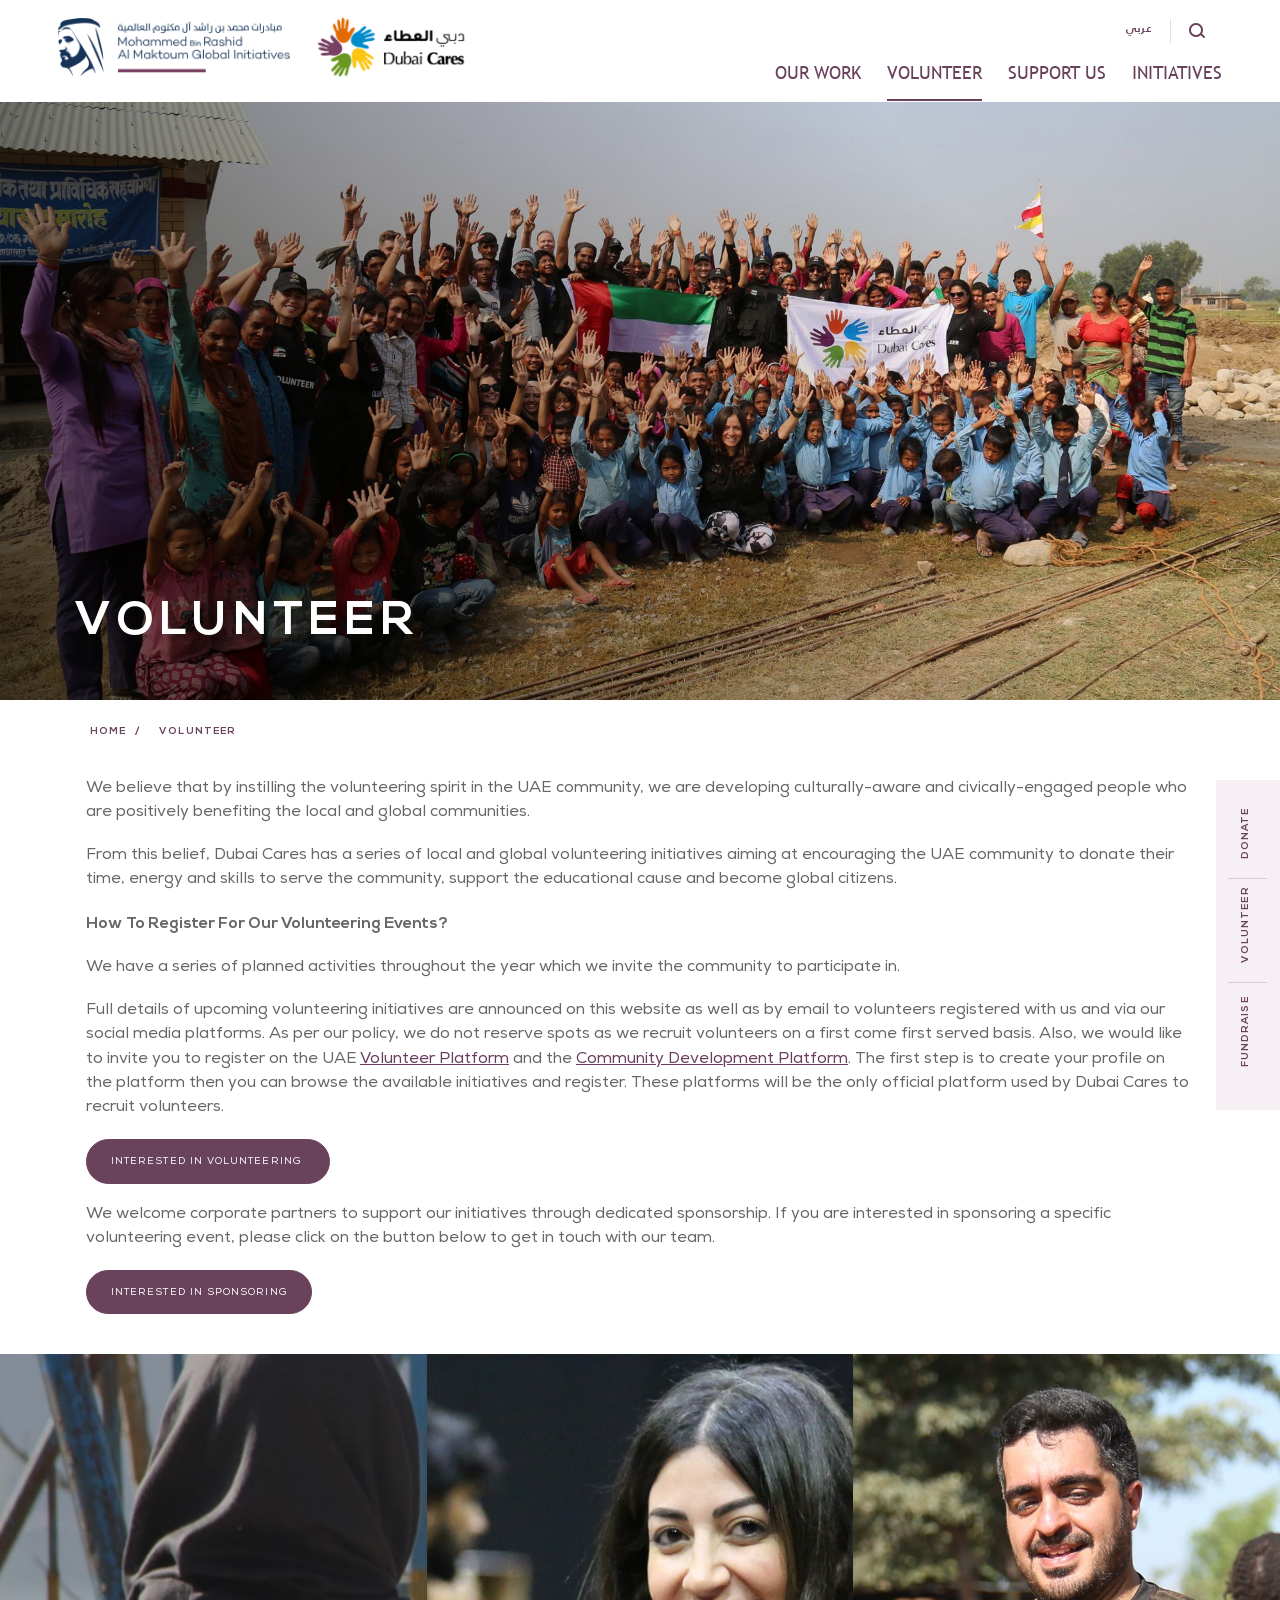
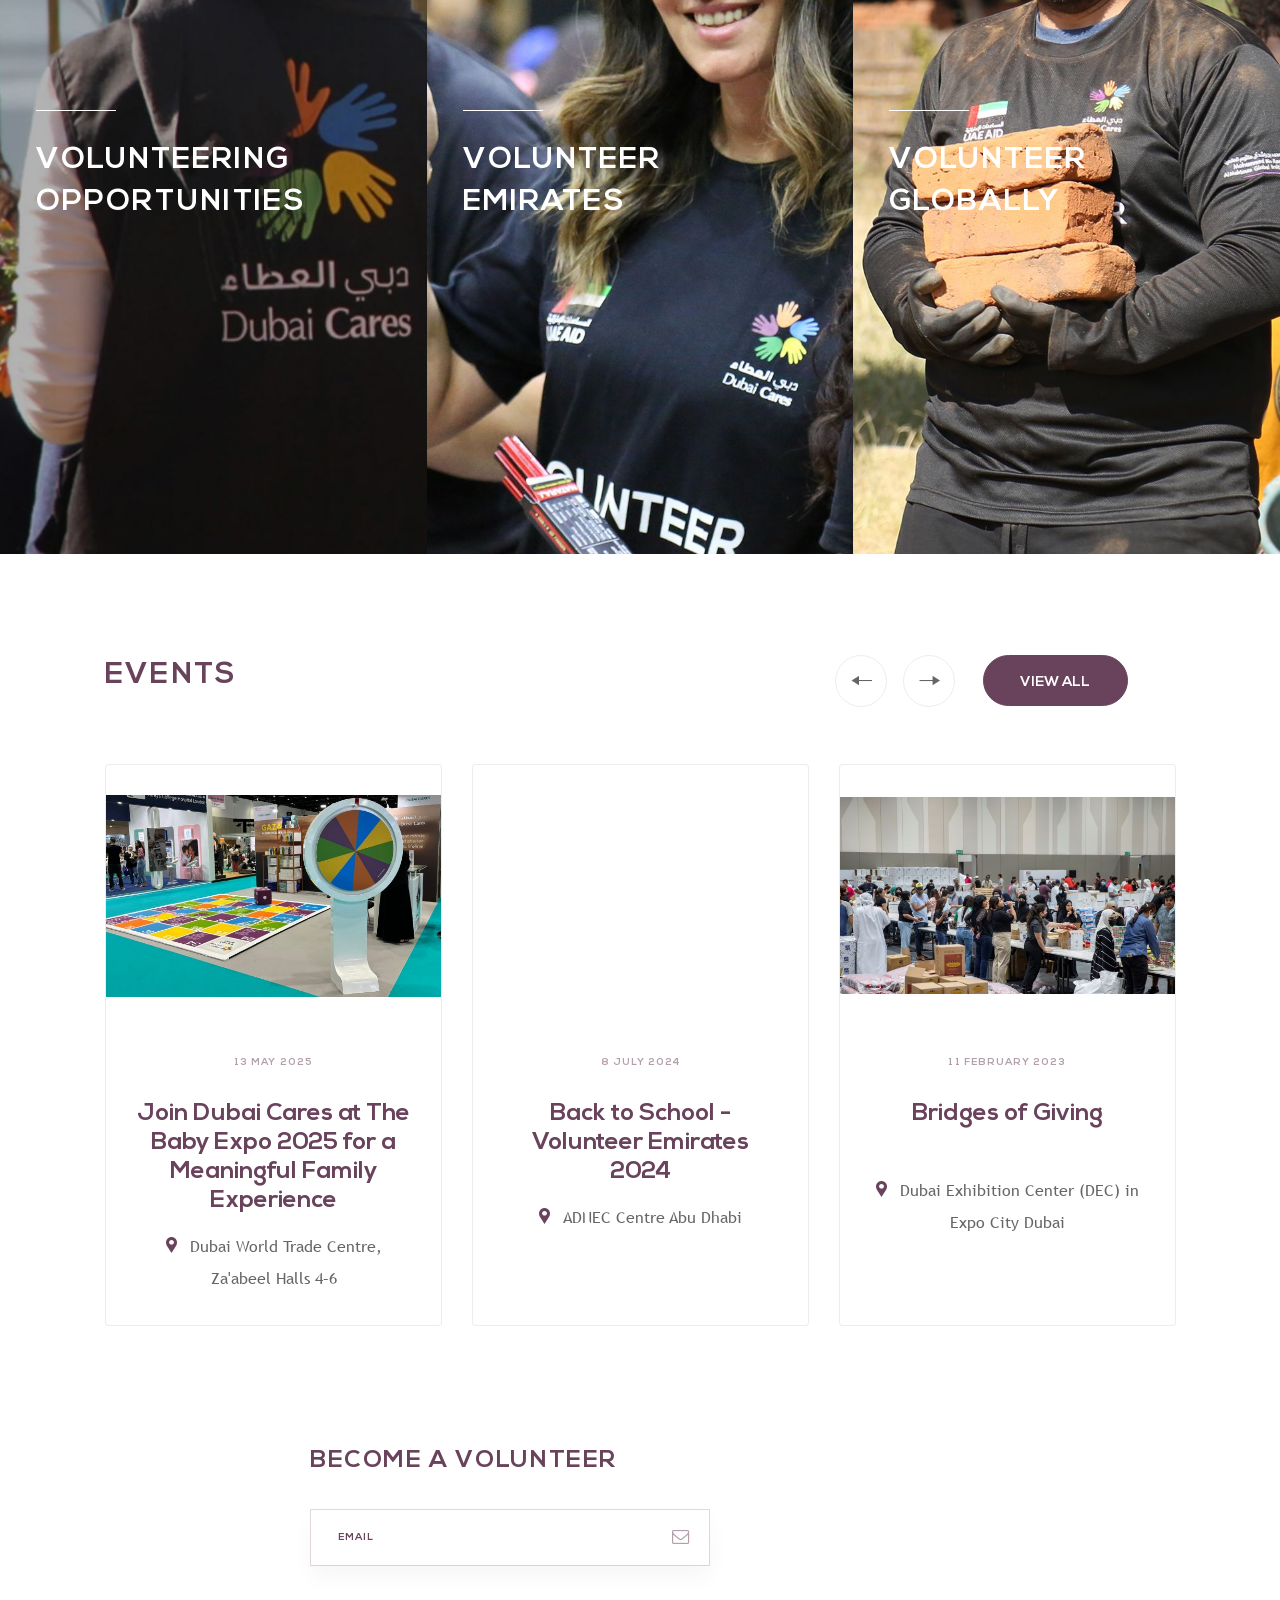
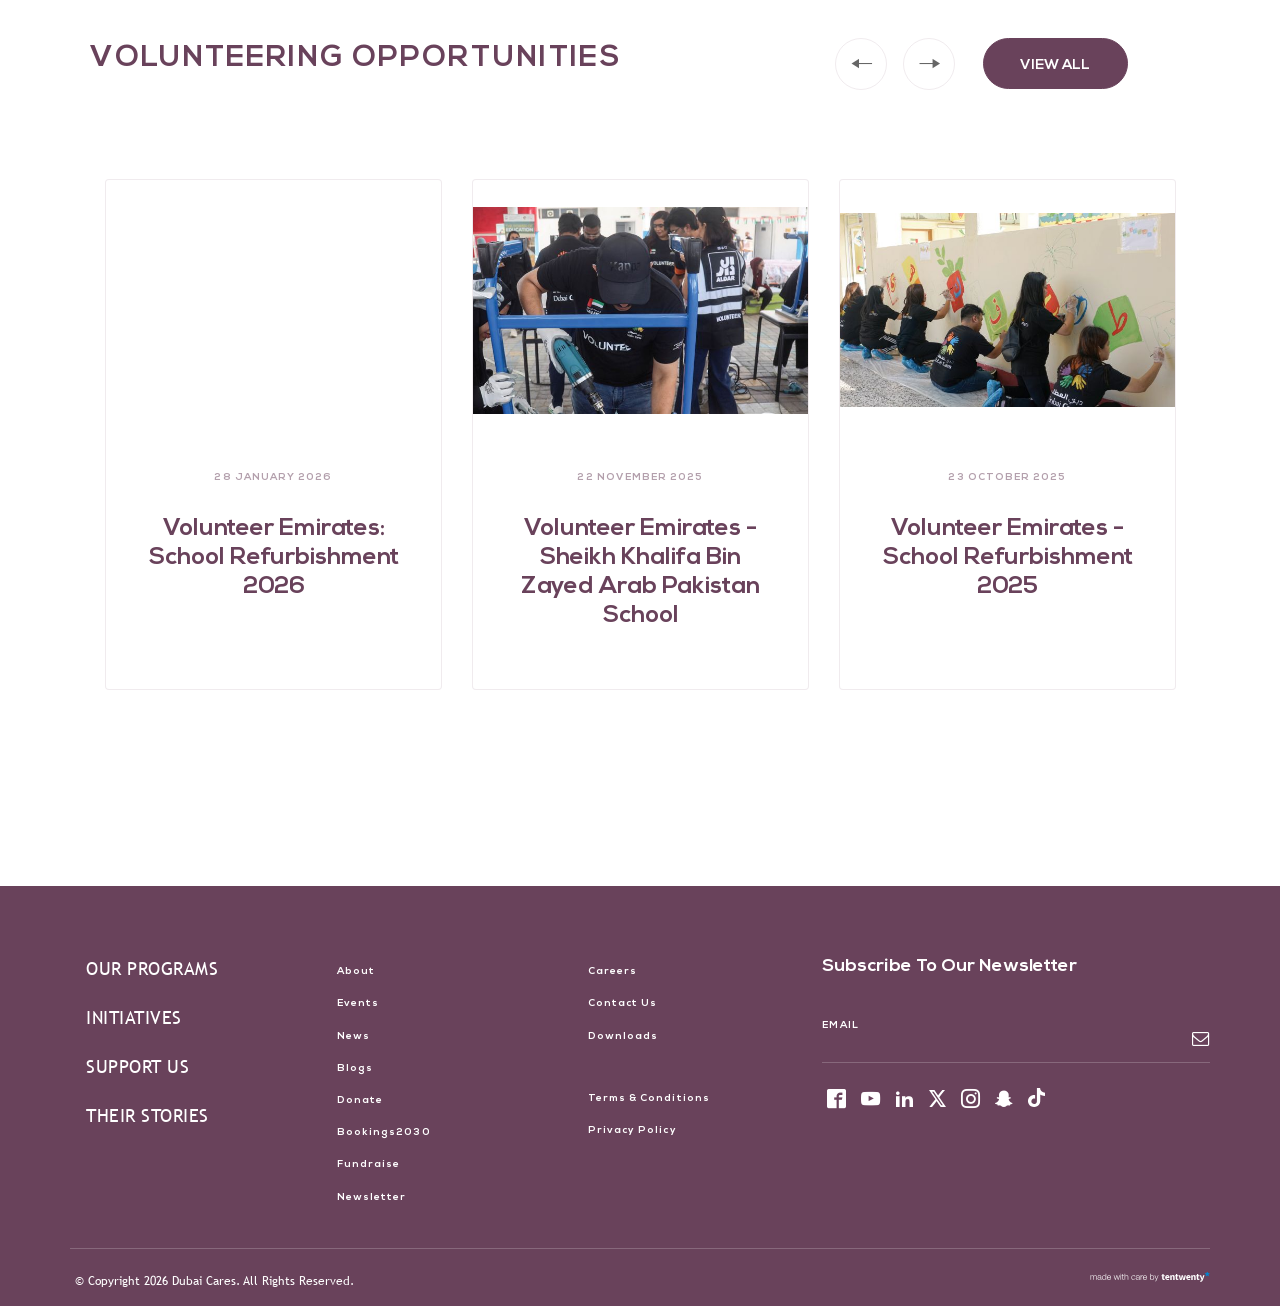
<file: volunteer/index.html>
<!DOCTYPE html>
<!--[if lte IE 8]> <html lang="en-us" class="ie10 ie9 ie8"> <![endif]-->
<!--[if IE 9]> <html lang="en-us" class="ie10 ie9"> <![endif]-->
<!--[if gt IE 9]><!-->
<html lang="en-us"> <!--<![endif]-->

<head>
<script>document.documentElement.className += " local-transition-pending";</script>
    
<meta http-equiv="content-type" content="text/html; charset=UTF-8" />
<title>Volunteer | Dubai Cares</title>
<meta name="description" content="" />
<meta name="generator" content="concrete5 - 5.6.3.5b1" />
<script type="text/javascript">
var CCM_DISPATCHER_FILENAME = '/index.php';var CCM_CID = 141;var CCM_EDIT_MODE = false;var CCM_ARRANGE_MODE = false;var CCM_IMAGE_PATH = "/concrete/images";
var CCM_TOOLS_PATH = "/tools/required";
var CCM_BASE_URL = "https://www.dubaicares.ae";
var CCM_REL = "";
var CCM_SITE = "Dubai Cares";

</script>

	<link rel="shortcut icon" href="../img/faviocn.png" type="image/x-icon" />
	<link rel="icon" href="../img/faviocn.png" type="image/x-icon" />
	<link rel="apple-touch-icon" href="../img/faviocn.png"  />
<meta name="msapplication-TileImage" content="../img/faviocn.png" />
    <meta name="viewport" content="width=device-width, initial-scale=1, user-scalable=no">
<meta http-equiv="X-UA-Compatible" content="IE=edge">
<meta name="author" content="TenTwenty | Webdesign, Webshops & E-marketing | Dubai">

<!-- Meta Tags for Social Media -->
<meta property="og:site_name" content="Dubai Cares">
<!-- Below tag will be used for android mobile browser colors, change it to main logo color of the project -->
<meta name="theme-color" content="#393939">
<meta property="og:image" content="../img/VG17_INTROPAGE.jpg">
<meta property="og:title" content="Dubai Cares | Volunteer">
<meta property="og:description" content="">
<meta name="twitter:title" content="Dubai Cares | Volunteer">
<meta name="twitter:image" content="../img/VG17_INTROPAGE.jpg">
<meta name="twitter:description" content="">
<meta name="twitter:card" content="summary_large_image" />


<!-- Google Tag Manager -->
<script>
    (function(w, d, s, l, i) {
        w[l] = w[l] || [];
        w[l].push({
            'gtm.start': new Date().getTime(),
            event: 'gtm.js'
        });
        var f = d.getElementsByTagName(s)[0],
            j = d.createElement(s),
            dl = l != 'dataLayer' ? '&l=' + l : '';
        j.async = true;
        j.src =
            'https://www.googletagmanager.com/gtm.js?id=' + i + dl;
        f.parentNode.insertBefore(j, f);
    })(window, document, 'script', 'dataLayer', 'GTM-K36D6ZLF');
</script>
<!-- End Google Tag Manager -->

<!-- Facebook Pixel Code -->

<script>
    ! function(f, b, e, v, n, t, s)



    {
        if (f.fbq) return;
        n = f.fbq = function() {
            n.callMethod ?



                n.callMethod.apply(n, arguments) : n.queue.push(arguments)
        };



        if (!f._fbq) f._fbq = n;
        n.push = n;
        n.loaded = !0;
        n.version = '2.0';



        n.queue = [];
        t = b.createElement(e);
        t.async = !0;



        t.src = v;
        s = b.getElementsByTagName(e)[0];



        s.parentNode.insertBefore(t, s)
    }(window, document, 'script',



        'https://connect.facebook.net/en_US/fbevents.js');



    fbq('init', '1480082628863732');



    fbq('track', 'PageView');
</script>

<noscript>

    <img height="1" width="1" src="https://www.facebook.com/tr?id=1480082628863732&ev=PageView

&noscript=1" />

</noscript>

<!-- End Facebook Pixel Code -->

<link rel="stylesheet" type="text/css" href="../css/ccm.base.css" />
<script type="text/javascript" src="../js/jquery.js"></script>
<script type="text/javascript" src="../js/ccm.base.js"></script>
<link rel="stylesheet" type="text/css" href="../css/style.css" />
<link rel="stylesheet" type="text/css" href="../css/local-enhancements.css" />
<link rel="stylesheet" type="text/css" href="../css/print.css" />
<link rel="stylesheet" type="text/css" href="../css/view.css" />
<link rel="stylesheet" type="text/css" href="../css/formidable-default-view.css" />

<!--[if lt IE 9]>
<script src="https://cdnjs.cloudflare.com/ajax/libs/html5shiv/3.7.3/html5shiv.min.js"></script>
<script src="https://cdnjs.cloudflare.com/ajax/libs/respond.js/1.4.2/respond.min.js"></script>
<![endif]-->

<!--[if !IE]><!-->
<script>
    if ( /*@cc_on!@*/ false) {
        document.documentElement.className += ' ie10';
    }
</script>
<!--<![endif]-->

<script>
    //set cookie for site
    function setCookie(cname, cvalue) {
        var d = new Date();
        d.setTime(d.getTime() + 2160000000);
        var expires = "expires=" + d.toUTCString();
        document.cookie = cname + "=" + cvalue + "; " + expires + "; path=/";
    }
</script>

<script type="text/javascript">
    var gaJsHost = (("https:" == document.location.protocol) ? "https://ssl." : "http://www.");
    document.write(unescape("%3Cscript src='" + gaJsHost + "google-analytics.com/ga.js' type='text/javascript'%3E%3C/script%3E"));
</script>
<script type="text/javascript">
    try {
        var pageTracker = _gat._getTracker("UA-177909-70");
        pageTracker._trackPageview();
    } catch (err) {}
</script>
<style>
    /* .dual-ring-loader */
    .dual-ring-loader {
        display: inline-block;
        width: 64px;
        height: 64px;

        display: inline-block;
        width: 64px;
        height: 64px;
        position: absolute;
        z-index: 9;
        left: 50%;
        transform: translateX(-50%);
        display: block;

    }

    .dual-ring-loader:after {
        content: " ";
        display: block;
        width: 46px;
        height: 46px;
        margin: 1px;
        border-radius: 50%;
        border: 5px solid #cef;
        border-color: #cef transparent #cef transparent;
        animation: dual-ring-loader 1.2s linear infinite;
    }

    @keyframes dual-ring-loader {
        0% {
            transform: rotate(0deg);
        }

        100% {
            transform: rotate(360deg);
        }
    }

    /* .dual-ring-loader */
</style></head>

<body class=" initiatives-page volunteer">
    <!-- Google Tag Manager (noscript) -->
    <noscript>
        <iframe src="https://www.googletagmanager.com/ns.html?id=GTM-K36D6ZLF" height="0" width="0" style="display:none;visibility:hidden">
        </iframe>
    </noscript>
    <!-- End Google Tag Manager (noscript) -->
    <div class="site-loader">
        <div class="logo-middle">
            <img src="../img/new-logo.png" class="dubai-cares" alt="Dubai Cares" />
        </div>
    </div>


    <script>
        // if($('body').hasClass('home-page')) {        
        //     if($(window).width() > 300){
        //             $('.site-loader').show();
        //             $('.site-loader .logo-middle').hide();
        //             setTimeout(function() {
        //                 $('.site-loader').hide();
        //                 $('header').addClass('animation_on');
        //                 $(".header__nav--wrap").addClass('animation_on');
        //                 $(".header__wrap").addClass('animation_on');
        //             },1);
        //         }else{
        //             $('.site-loader').show();
        //         }
        // }
        // else {

        // if (document.cookie.indexOf("visited=") == -1) {
        //     setCookie("visited", "1");
        //     if ($(window).width() > 300) {
        //         $('.site-loader').show();
        //         $('.site-loader .logo-middle').hide();
        //         setTimeout(function() {
        //             $('.site-loader').hide();
        //             $('header').addClass('animation_on');
        //             $(".header__nav--wrap").addClass('animation_on');
        //             $(".header__wrap").addClass('animation_on');
        //         }, 1);
        //     } else {
        //         $('.site-loader').show();
        //     }
        // }
        // }
    </script>
    <div class="wrapper">
        
<!-- Banner Images - Multi-Image attribute -->

<div class="header__wrap">
    <header class="header ">
                <div class="header__logo__new">
            <div class="logo-video">
                <a class="image" href="https://www.almaktouminitiatives.org/en" target="_blank">
                    <img src="../img/mbrgi.png" alt="Dubai Cares"/>
                </a>
                <a class="image dc" href="../">
                    <img src="../img/logo-new-2.png" alt="Dubai Cares"/>
                </a>
                <a class="vid" href="https://www.almaktouminitiatives.org/en" target="_blank">
                <div id="logo-one" class="logo_part_one"></div>
                </a>
                <a class="vid" href="../">
                <div id="logo-two" class="logo_part_two"></div>
                </a>
            </div>
        </div>
        <nav class="header__nav">
            <ul class="header__nav header__nav--lang">


                                                    <li class="active"><a class="language-switcher-btn ar" href="https://www.dubaicares.ae/tools/locale?_lcl=ar_AE&_isAjax=1&_path=%252Fvolunteer">عربي</a></li>
                

<!--                <li class="--><!--"><a class="language-switcher-btn" href="--><!--">--><!--</a></li>-->
<!--                <li class="--><!--"><a class="language-switcher-btn ar" href="--><!--">--><!--</a></li>-->
            </ul>
            <ul class="header__nav header__nav--utilities">
                <li class="search-bar">
                    <a id="siteSearchButton" class="search-link"><span class="icon__search-top"></span></a>
                    <div class="search-panal__wrap--top">
                        
<form action="https://www.dubaicares.ae/search/" method="get" class="search-panal__form">
		
			<input name="search_paths[]" type="hidden" value="" />
		
	<input name="query" type="text" placeholder="search"  value="" class="search-panal__input-text" />	
	<button name="submit" type="submit" class="search-panal__btn-search"><span class="icon__search-top"></span></button>	
</form>                    </div>
                </li>
                <li class="menu-toggle--mobile"><a id="mobileMenuToggle" class="menu-toggle--mobile__button"><img src="../img/list.svg"></a></li>
            </ul>
            

            <ul class="header__nav header__nav--site sss">
        <li class="header__site-nav--first" id="our-work">
           <div class="arrow" data-toggle-class="active" data-target-id="our-work"></div>
               <a class="header__site-nav--first" href="../our-work/" target="_self">Our Work</a>
        
    </li>
        <li class="header__site-nav--selected header__site-nav--path-selected" id="volunteer">
           <div class="arrow" data-toggle-class="active" data-target-id="volunteer"></div>
               <a class="header__site-nav--selected header__site-nav--path-selected" href="../volunteer/" target="_self">Volunteer</a>
        
    </li>
        <li class="" id="support-us">
           <div class="arrow" data-toggle-class="active" data-target-id="support-us"></div>
               <a class="" href="../support-us/" target="_self">Support Us</a>
        
    </li>
        <li class="" id="initiatives">
           <div class="arrow" data-toggle-class="active" data-target-id="initiatives"></div>
               <a class="" href="../initiatives/" target="_self">Initiatives</a>
        
    </li>
    </ul>            <span id="menuToggle" class="menu-toggle">
                <span>Menu</span>
            </span>
        </nav>
    </header>
</div>

<div class="submenus" style="display: none">
    <div class="our-work">
        <ul class="nav"> 
            
	<li>
        <a href="https://www.dubaicares.ae/our-work/geographic-reach/" target="_self">Geographic Reach</a>
    </li>




	<li>
        <a href="https://www.dubaicares.ae/programs/" target="_self">Our Programs</a>
    </li>




	<li>
        <a href="https://www.dubaicares.ae/our-work/research/" target="_self">Research</a>
    </li>




	<li>
        <a href="https://www.dubaicares.ae/advocacy/" target="_self">Advocacy</a>
    </li>




	<li>
        <a href="https://www.dubaicares.ae/our-work/emergency-response/" target="_self">Emergency Response</a>
    </li>



        </ul>
    </div>

    <div class="volunteer">
        <ul class="nav"> 
            
	<li>
        <a href="../volunteering-opportunities/" target="_self">Register as a Volunteer</a>
    </li>




	<li>
        <a href="https://www.dubaicares.ae/volunteer/volunteer-emirates/" target="_self">Volunteer Emirates</a>
    </li>




	<li>
        <a href="https://www.dubaicares.ae/volunteer/volunteer-globally/" target="_self">Volunteer Globally</a>
    </li>



        </ul>
    </div>

    <div class="support-us">
        <ul class="nav"> 
            
	<li>
        <a href="../donate/" target="_self">Donate</a>
    </li>




	<li>
        <a href="https://www.dubaicares.ae/support-us/sponsor/" target="_self">Sponsor</a>
    </li>





    <li>
		<a href="https://fundraising.dubaicares.ae/" target="_blank">Fundraise</a>
	</li>



	<li>
        <a href="https://www.dubaicares.ae/support-us/our-partners/" target="_self">Partnerships</a>
    </li>



        </ul>
    </div>

    <div class="initiatives">
        <ul class="nav"> 
            

    <li>
		<a href="https://ramadan.dubaicares.ae/" target="_blank">Feed A Child, Build A Kitchen</a>
	</li>



	<li>
        <a href="https://www.dubaicares.ae/initiatives/adopt-school/" target="_self">Adopt a School </a>
    </li>




	<li>
        <a href="https://www.dubaicares.ae/initiatives/tasteofgiving/" target="_self">Taste of Giving </a>
    </li>




	<li>
        <a href="https://www.dubaicares.ae/initiatives/walk-education/" target="_self">Walk for Education </a>
    </li>




	<li>
        <a href="https://www.dubaicares.ae/initiatives/studentsforstudents/" target="_self">Students for Students </a>
    </li>




	<li>
        <a href="https://www.dubaicares.ae/initiatives/adoptalibrary/" target="_self">Adopt a Library</a>
    </li>



        </ul>
    </div>
</div>        


  <section class="banner-slider__wrap  banner-slider--with-counter banner-slider__has-image">
            
      <div class="banner-slider">      
                <div class="banner-slider__item">
                      <div class="banner-slider__image--bg banner-slider__image" style="background-image:url(../img/d76dbcf63c2b632bb96f1e032b85eb8a_f287.jpg); background-position:center center"></div>
                                <div class="banner-slider__caption-wrap">
              <div class="banner-slider__caption">                
                                  <div class="container"><h1  >Volunteer</h1></div>

                                                  
              </div>
            </div>
                  </div>
                        
      </div>      
      <!-- <div class="progress__wrap">
        <div class="progress__paging"></div>
        <svg class="progress__pie" width="62px" height="62px" viewBox="0 0 62 62" version="1.1" xmlns="http://www.w3.org/2000/svg">        
          <circle r="30.5" cx="31" cy="81" fill="transparent" stroke-dasharray="195" stroke-dashoffset="0"></circle>
          <circle class="bar" r="30.5" cx="31" cy="81" fill="transparent" stroke-dasharray="195" stroke-dashoffset="0"></circle>
        </svg>
      </div>     -->
      </section>
<main class="main">
          <div class="breadcrumb__wrap">
            <div class="breadcrumb"><nav><a href="../" target="_self">home</a>
		            <span class="ccm-autonav-breadcrumb-sep"> / </span><a>Volunteer</a></nav></div>
        </div>                
      
      <section class="container standard-container">
      
<div class="layout-base">
    <p class="Body">We believe that by instilling the volunteering spirit in the UAE community, we are developing culturally-aware and civically-engaged people who are positively benefiting the local and global communities.</p>
<p class="Body">From this belief, Dubai Cares has a series of local and global volunteering initiatives aiming at encouraging the UAE community to donate their time, energy and skills to serve the community, support the educational cause and become global citizens.</p>
<p class="Body"><strong>How To Register For Our Volunteering Events?</strong></p>
<p class="Body">We have a series of planned activities throughout the year which we invite the community to participate in.</p>
<p class="Body">Full details of upcoming volunteering initiatives are announced on this website as well as by email to volunteers registered with us and via our social media platforms. As per our policy, we do not reserve spots as we recruit volunteers on a first come first served basis. Also, we would like to invite you to register on the UAE <span style="text-decoration: underline; color: #693c5e;"><strong><a href="http://www.volunteers.ae" target="_blank"><span style="color: #693c5e; text-decoration: underline;">Volunteer Platform</span></a></strong></span> and the <span style="text-decoration: underline; color: #693c5e;"><strong><a href="http://www.cda.gov.ae" target="_blank"><span style="color: #693c5e; text-decoration: underline;">Community Development Platform</span></a></strong></span>. The first step is to create your profile on the platform then you can browse the available initiatives and register. These platforms will be the only official platform used by Dubai Cares to recruit volunteers.</p>
<p class="button"><span style="color: #ffffff;"><a href="../volunteering-opportunities/"><span style="color: #ffffff;">interested in volunteering</span></a> </span></p>
<p>We welcome corporate partners to support our initiatives through dedicated sponsorship. If you are interested in sponsoring a specific volunteering event, please click on the button below to get in touch with our team.</p>
<p class="button"><span style="color: #ffffff;"><a title="Interested in sponsoring" href="https://www.dubaicares.ae/support-us/sponsor/" target="_blank"><span style="color: #ffffff;">Interested in sponsoring</span></a></span></p></div>
    </section>
    
      <section class="fullscreen_lsit__wrap fulscreen">
    <div class="fullscreen_lsit">
                    <div class="fullscreen_lsit__item">
                <div class="fullscreen_lsit__image">
                    <div class="fullscreen_lsit__image-src" 
                                             style="background-image:url('../img/5c8418fb59fd7575d94eee268cef7f81_f17.jpg')"
                                         ></div>
                </div>
                <div class="fullscreen_lsit__title">
                    <span class="fullscreen_lsit__title-bdr"></span>
                    Volunteering Opportunities                </div>
                <a class="fullscreen_lsit__link" href="../volunteering-opportunities/">Volunteering Opportunities</a>
            </div>
                    <div class="fullscreen_lsit__item">
                <div class="fullscreen_lsit__image">
                    <div class="fullscreen_lsit__image-src" 
                                             style="background-image:url('../img/1d991fa25d2dcb6049811bf72e2d53f6_f1140.jpg')"
                                         ></div>
                </div>
                <div class="fullscreen_lsit__title">
                    <span class="fullscreen_lsit__title-bdr"></span>
                    Volunteer Emirates                </div>
                <a class="fullscreen_lsit__link" href="https://www.dubaicares.ae/volunteer/volunteer-emirates/">Volunteer Emirates</a>
            </div>
                    <div class="fullscreen_lsit__item">
                <div class="fullscreen_lsit__image">
                    <div class="fullscreen_lsit__image-src" 
                                             style="background-image:url('../img/a07793a2054ed8ab8c1761c5107239e1_f1163.jpg')"
                                         ></div>
                </div>
                <div class="fullscreen_lsit__title">
                    <span class="fullscreen_lsit__title-bdr"></span>
                    Volunteer Globally                </div>
                <a class="fullscreen_lsit__link" href="https://www.dubaicares.ae/volunteer/volunteer-globally/">Volunteer Globally</a>
            </div>
            </div>
</section>
<section class="events__wrap carousel-wrap event-slider-init" style="position: relative">
    <div class="events__container">
        <div class="events__section-header">
            <h3 class="events__section-header--title">Events</h3>
            <div class="events__actions-header">
                <span class="events__section-header--arrow carousel-prev"><i class="icon__prev"></i></span>
                <span class="events__section-header--arrow carousel-next"><i class="icon__next"></i></span>
                <a href="https://www.dubaicares.ae/events/" class="events__view-all">View all</a>
            </div>
        </div>
        <div class="events carousel-three-column2">
                            <div class="events__item">
                                            <div class="events__image" style="background-image:url('../img/e0af6750b446db6c23e3bc187949925c_f34407.jpg')"></div>
                                        <div class="events__date">13 May 2025</div>
                    
                    <h4 class="events__title">Join Dubai Cares at The Baby Expo 2025 for a Meaningful Family Experience</h4>
                                        <p class="opportunities__location"><span class="icon__location-pin"></span> Dubai World Trade Centre, Za'abeel Halls 4–6</p>
                    <a class="news__button" href="https://www.dubaicares.ae/events/babyexpo2025/">Read more</a>
                    <a class="events__link" href="https://www.dubaicares.ae/events/babyexpo2025/">Volunteer for this event</a>
                </div>
                            <div class="events__item">
                                            <div class="events__image" style="background-image:url('https://www.dubaicares.ae/files/cache/f0547be3864636bd42964fd8197900b7_f27260.JPG')"></div>
                                        <div class="events__date">8 July 2024</div>
                    
                    <h4 class="events__title">Back to School - Volunteer Emirates 2024</h4>
                                        <p class="opportunities__location"><span class="icon__location-pin"></span> ADNEC Centre Abu Dhabi</p>
                    <a class="news__button" href="https://www.dubaicares.ae/events/ve-backtoschool-2/">Read more</a>
                    <a class="events__link" href="https://www.dubaicares.ae/events/ve-backtoschool-2/">Volunteer for this event</a>
                </div>
                            <div class="events__item">
                                            <div class="events__image" style="background-image:url('../img/f58c7dc6efdd8148c72edde3721ae652_f17015.jpg')"></div>
                                        <div class="events__date">11 February 2023</div>
                    
                    <h4 class="events__title">Bridges of Giving</h4>
                                        <p class="opportunities__location"><span class="icon__location-pin"></span> Dubai Exhibition Center (DEC) in Expo City Dubai</p>
                    <a class="news__button" href="https://www.dubaicares.ae/events/bridgesofgiving/">Read more</a>
                    <a class="events__link" href="https://www.dubaicares.ae/events/bridgesofgiving/">Volunteer for this event</a>
                </div>
                            <div class="events__item">
                                            <div class="events__image" style="background-image:url('../img/154898dbba4c9da5801da35573c9b809_f20249.jpg')"></div>
                                        <div class="events__date">15 November 2022</div>
                    
                    <h4 class="events__title">Back to School - Volunteer Emirates 2023</h4>
                                        <p class="opportunities__location"><span class="icon__location-pin"></span> Jafza One, Convention Centre, Jebel Ali, Dubai</p>
                    <a class="news__button" href="https://www.dubaicares.ae/events/ve-backtoschool/">Read more</a>
                    <a class="events__link" href="https://www.dubaicares.ae/events/ve-backtoschool/">Volunteer for this event</a>
                </div>
                            <div class="events__item">
                                            <div class="events__image" style="background-image:url('../img/d6f7d1cb7d628804023a4e730e7784dc_f15682.jpg')"></div>
                                        <div class="events__date">14 November 2022</div>
                    
                    <h4 class="events__title">The last edition of Volunteer Emirates 2022</h4>
                                        <p class="opportunities__location"><span class="icon__location-pin"></span> National Charity School for Girls in Sharjah, Al Nasiriyah branch</p>
                    <a class="news__button" href="https://www.dubaicares.ae/events/3rd-edition-ve-2022/">Read more</a>
                    <a class="events__link" href="https://www.dubaicares.ae/events/3rd-edition-ve-2022/">Volunteer for this event</a>
                </div>
                            <div class="events__item">
                                            <div class="events__image" style="background-image:url('https://www.dubaicares.ae/files/cache/a35b12b05e0fdfa98df702e6dfb02fee_f15440.JPG')"></div>
                                        <div class="events__date">4 November 2022</div>
                    
                    <h4 class="events__title">2nd Edition of Volunteer Emirates 2022</h4>
                                        <p class="opportunities__location"><span class="icon__location-pin"></span> National Charity School for Boys in Dubai</p>
                    <a class="news__button" href="https://www.dubaicares.ae/events/2nd-edition-ve-2022/">Read more</a>
                    <a class="events__link" href="https://www.dubaicares.ae/events/2nd-edition-ve-2022/">Volunteer for this event</a>
                </div>
                            <div class="events__item">
                                            <div class="events__image" style="background-image:url('../img/141ab0dd20351a6218b41eb637b216a8_f15441.jpg')"></div>
                                        <div class="events__date">31 October 2022</div>
                    
                    <h4 class="events__title">TFG 7 Emirates Cycle Challenge</h4>
                                        <p class="opportunities__location"><span class="icon__location-pin"></span> 7 Emirates</p>
                    <a class="news__button" href="https://www.dubaicares.ae/events/tfg-7-emirates-cycle-challenge/">Read more</a>
                    <a class="events__link" href="https://www.dubaicares.ae/events/tfg-7-emirates-cycle-challenge/">Volunteer for this event</a>
                </div>
                            <div class="events__item">
                                            <div class="events__image" style="background-image:url('../img/ebb7aad5c82a3aeaa33c3522b452b4b0_f14392.jpg')"></div>
                                        <div class="events__date">9 May 2022</div>
                    
                    <h4 class="events__title">We Stand Together</h4>
                                        <p class="opportunities__location"><span class="icon__location-pin"></span> South Hall of Dubai Exhibition Center (DEC) in Expo City Dubai</p>
                    <a class="news__button" href="https://www.dubaicares.ae/events/westandtogether/">Read more</a>
                    <a class="events__link" href="https://www.dubaicares.ae/events/westandtogether/">Volunteer for this event</a>
                </div>
                            <div class="events__item">
                                            <div class="events__image" style="background-image:url('../img/c72f8190336073240de91c8ca8d194ff_f11588.jpeg')"></div>
                                        <div class="events__date">15 March 2022</div>
                    
                    <h4 class="events__title">Photography Competition</h4>
                                        <p class="opportunities__location"><span class="icon__location-pin"></span> Dubai Cares Pavilion, Opportunity District, EXPO 2020 Dubai </p>
                    <a class="news__button" href="https://www.dubaicares.ae/events/photographycompetition/">Read more</a>
                    <a class="events__link" href="https://www.dubaicares.ae/events/photographycompetition/">Volunteer for this event</a>
                </div>
                            <div class="events__item">
                                            <div class="events__image" style="background-image:url('../img/d2765a2aa516462184f34a4b7b350747_f9331.jpg')"></div>
                                        <div class="events__date">14 December 2021</div>
                    
                    <h4 class="events__title">Winter Break Workshops</h4>
                                        <p class="opportunities__location"><span class="icon__location-pin"></span> Dubai Cares Pavilion, Opportunity District, EXPO 2020 Dubai </p>
                    <a class="news__button" href="https://www.dubaicares.ae/events/winterbreakworkshops/">Read more</a>
                    <a class="events__link" href="https://www.dubaicares.ae/events/winterbreakworkshops/">Volunteer for this event</a>
                </div>
                            <div class="events__item">
                                            <div class="events__image" style="background-image:url('../img/dcbb97b0e87da1eae3facc63f3fd0c29_f8255.jpg')"></div>
                                        <div class="events__date">19 November 2021</div>
                    
                    <h4 class="events__title">Placing Human Dignity at the Heart of Storytelling</h4>
                                        <p class="opportunities__location"><span class="icon__location-pin"></span> Terra Auditorium, Sustainability District, Expo 2020 Dubai</p>
                    <a class="news__button" href="https://www.dubaicares.ae/events/placing-human-dignity-heart-storytelling/">Read more</a>
                    <a class="events__link" href="https://www.dubaicares.ae/events/placing-human-dignity-heart-storytelling/">Volunteer for this event</a>
                </div>
                            <div class="events__item">
                                            <div class="events__image" style="background-image:url('../img/d4a8dda42e7d49c0dce82490de65b2e2_f8253.jpg')"></div>
                                        <div class="events__date">1 November 2021</div>
                    
                    <h4 class="events__title">Local Stories that Empower, Improve and Transform</h4>
                                        <p class="opportunities__location"><span class="icon__location-pin"></span> The Nexus for People & Planet, Opportunity District, Expo 2020 Dubai</p>
                    <a class="news__button" href="https://www.dubaicares.ae/events/local-stories-empower-improve-and-transform/">Read more</a>
                    <a class="events__link" href="https://www.dubaicares.ae/events/local-stories-empower-improve-and-transform/">Volunteer for this event</a>
                </div>
                            <div class="events__item">
                                            <div class="events__image" style="background-image:url('../img/a23b380548877da4c8657736748c84de_f8251.jpg')"></div>
                                        <div class="events__date">18 October 2021</div>
                    
                    <h4 class="events__title">Stories of Great Ambition and Hope</h4>
                                        <p class="opportunities__location"><span class="icon__location-pin"></span> Terra Auditorium, Sustainability District, Expo 2020 Dubai</p>
                    <a class="news__button" href="https://www.dubaicares.ae/events/stories-great-ambition-and-hope/">Read more</a>
                    <a class="events__link" href="https://www.dubaicares.ae/events/stories-great-ambition-and-hope/">Volunteer for this event</a>
                </div>
                            <div class="events__item">
                                            <div class="events__image" style="background-image:url('../img/a1a3887d45160ac2569800969bd2d4fd_f8250.jpg')"></div>
                                        <div class="events__date">5 October 2021</div>
                    
                    <h4 class="events__title">Working Together to Safeguard our Collective Future</h4>
                                        <p class="opportunities__location"><span class="icon__location-pin"></span> Opportunity Forum, Opportunity District, Expo 2020 Dubai</p>
                    <a class="news__button" href="https://www.dubaicares.ae/events/working-together-safeguard-our-collective-future/">Read more</a>
                    <a class="events__link" href="https://www.dubaicares.ae/events/working-together-safeguard-our-collective-future/">Volunteer for this event</a>
                </div>
                            <div class="events__item">
                                            <div class="events__image" style="background-image:url('../img/af34ed5a5646b2cb1462bfaaf01e9e05_f7810.png')"></div>
                                        <div class="events__date">12 September 2021</div>
                    
                    <h4 class="events__title">Experience The Future is Human with Dubai Cares at Expo 2020 Dubai</h4>
                                        <p class="opportunities__location"><span class="icon__location-pin"></span> EXPO 2020</p>
                    <a class="news__button" href="https://www.dubaicares.ae/events/experience-future-human-dubai-cares-expo-2020-dubai/">Read more</a>
                    <a class="events__link" href="https://www.dubaicares.ae/events/experience-future-human-dubai-cares-expo-2020-dubai/">Volunteer for this event</a>
                </div>
                            <div class="events__item">
                                            <div class="events__image" style="background-image:url('../img/94c747a2bfa39c5f8a738d8c1661c6fa_f1214.jpg')"></div>
                                        <div class="events__date">28 January 2020</div>
                    
                    <h4 class="events__title">Emirates Literature Festival 2020</h4>
                                        <p class="opportunities__location"><span class="icon__location-pin"></span>  InterContinental Dubai Festival City</p>
                    <a class="news__button" href="https://www.dubaicares.ae/events/emirates-literature-festival-2020/">Read more</a>
                    <a class="events__link" href="https://www.dubaicares.ae/events/emirates-literature-festival-2020/">Volunteer for this event</a>
                </div>
                            <div class="events__item">
                                            <div class="events__image" style="background-image:url('../img/85803a712888548455d7176e178e1fc7_f1431.jpg')"></div>
                                        <div class="events__date">12 January 2020</div>
                    
                    <h4 class="events__title">Dubai Cares Walk for Education 2020</h4>
                                        <p class="opportunities__location"><span class="icon__location-pin"></span> Dubai Creek Park - Gate 2</p>
                    <a class="news__button" href="https://www.dubaicares.ae/events/dubai-cares-walk-education-2020/">Read more</a>
                    <a class="events__link" href="https://www.dubaicares.ae/events/dubai-cares-walk-education-2020/">Volunteer for this event</a>
                </div>
                            <div class="events__item">
                                            <div class="events__image" style="background-image:url('../img/6e96b93375ef6ca51e3997798bd7b8eb_f1327.jpg')"></div>
                                        <div class="events__date">21 November 2019</div>
                    
                    <h4 class="events__title">10th Volunteer Emirates 2019</h4>
                                        <p class="opportunities__location"><span class="icon__location-pin"></span> Senses Residential and Day Care for Special Needs in Dubai</p>
                    <a class="news__button" href="https://www.dubaicares.ae/events/10th-volunteer-emirates-2019/">Read more</a>
                    <a class="events__link" href="https://www.dubaicares.ae/events/10th-volunteer-emirates-2019/">Volunteer for this event</a>
                </div>
                            <div class="events__item">
                                            <div class="events__image" style="background-image:url('../img/1336319865929acd833f42932d15e64f_f1316.jpg')"></div>
                                        <div class="events__date">5 November 2019</div>
                    
                    <h4 class="events__title">Volunteer Globally 2020 - Nepal</h4>
                                        <p class="opportunities__location"><span class="icon__location-pin"></span> Nepal</p>
                    <a class="news__button" href="https://www.dubaicares.ae/events/volunteer-globally-2020-nepal/">Read more</a>
                    <a class="events__link" href="https://www.dubaicares.ae/events/volunteer-globally-2020-nepal/">Volunteer for this event</a>
                </div>
                            <div class="events__item">
                                            <div class="events__image" style="background-image:url('../img/ec10df9ee6a848b5a2aa892ec665f208_f1323.jpg')"></div>
                                        <div class="events__date">23 October 2019</div>
                    
                    <h4 class="events__title">8th and 9th edition of Volunteer Emirates 2019</h4>
                                        <p class="opportunities__location"><span class="icon__location-pin"></span> Senses Residential and Day Care for Special Needs in Dubai</p>
                    <a class="news__button" href="https://www.dubaicares.ae/events/8th-and-9th-edition-volunteer-emirates-2019/">Read more</a>
                    <a class="events__link" href="https://www.dubaicares.ae/events/8th-and-9th-edition-volunteer-emirates-2019/">Volunteer for this event</a>
                </div>
                            <div class="events__item">
                                            <div class="events__image" style="background-image:url('../img/af271c8e6de31c7cd44fc74d504f4c7b_f1325.jpg')"></div>
                                        <div class="events__date">21 October 2019</div>
                    
                    <h4 class="events__title">Last Volunteer Emirates initiative for 2019</h4>
                                        <p class="opportunities__location"><span class="icon__location-pin"></span> Umm Al Qura School, Umm Al Quwain</p>
                    <a class="news__button" href="https://www.dubaicares.ae/events/last-volunteer-emirates-initiative-2019/">Read more</a>
                    <a class="events__link" href="https://www.dubaicares.ae/events/last-volunteer-emirates-initiative-2019/">Volunteer for this event</a>
                </div>
                            <div class="events__item">
                                            <div class="events__image" style="background-image:url('../img/c4ddc224ee3e799845387c0e1c0e26de_f1247.jpg')"></div>
                                        <div class="events__date">1 October 2019</div>
                    
                    <h4 class="events__title">7th Edition of Volunteer Emirates 2019</h4>
                                        <p class="opportunities__location"><span class="icon__location-pin"></span> Senses Residential and Day Care for Special Needs in Dubai</p>
                    <a class="news__button" href="https://www.dubaicares.ae/events/7th-edition-volunteer-emirates-2019/">Read more</a>
                    <a class="events__link" href="https://www.dubaicares.ae/events/7th-edition-volunteer-emirates-2019/">Volunteer for this event</a>
                </div>
                            <div class="events__item">
                                            <div class="events__image" style="background-image:url('../img/8ff7c21a8bdf7c4660611c457865a0c3_f1213.jpg')"></div>
                                        <div class="events__date">30 September 2019</div>
                    
                    <h4 class="events__title">Big Bad Wolf</h4>
                                        <p class="opportunities__location"><span class="icon__location-pin"></span> Dubai Studio City</p>
                    <a class="news__button" href="https://www.dubaicares.ae/events/big-bad-wolf/">Read more</a>
                    <a class="events__link" href="https://www.dubaicares.ae/events/big-bad-wolf/">Volunteer for this event</a>
                </div>
                            <div class="events__item">
                                            <div class="events__image" style="background-image:url('../img/c128414d9a64d756d37353af6c4bc103_f1249.jpg')"></div>
                                        <div class="events__date">17 September 2019</div>
                    
                    <h4 class="events__title">6th Edition of Volunteer Emirates 2019</h4>
                                        <p class="opportunities__location"><span class="icon__location-pin"></span> Senses Residential and Day Care for Special Needs in Dubai</p>
                    <a class="news__button" href="https://www.dubaicares.ae/events/6th-edition-volunteer-emirates-2019/">Read more</a>
                    <a class="events__link" href="https://www.dubaicares.ae/events/6th-edition-volunteer-emirates-2019/">Volunteer for this event</a>
                </div>
                            <div class="events__item">
                                            <div class="events__image" style="background-image:url('../img/1b3193c52d385b8e133d53ab883b7a72_f1253.jpg')"></div>
                                        <div class="events__date">29 August 2019</div>
                    
                    <h4 class="events__title">5th Edition of Volunteer Emirates 2019</h4>
                                        <p class="opportunities__location"><span class="icon__location-pin"></span> Senses Residential and Day Care for Special Needs in Dubai</p>
                    <a class="news__button" href="https://www.dubaicares.ae/events/5th-edition-volunteer-emirates-2019/">Read more</a>
                    <a class="events__link" href="https://www.dubaicares.ae/events/5th-edition-volunteer-emirates-2019/">Volunteer for this event</a>
                </div>
                            <div class="events__item">
                                            <div class="events__image" style="background-image:url('../img/f7cda8dfbdf4a7b2dd75f8c1d1e4f61a_f1219.jpg')"></div>
                                        <div class="events__date">1 August 2019</div>
                    
                    <h4 class="events__title">&quot;Back to School&quot; edition of Volunteer Emirates</h4>
                                        <p class="opportunities__location"><span class="icon__location-pin"></span>  Dubai Police Officers' Club in Al Jaddaf</p>
                    <a class="news__button" href="https://www.dubaicares.ae/events/back-school-edition-volunteer-emirates/">Read more</a>
                    <a class="events__link" href="https://www.dubaicares.ae/events/back-school-edition-volunteer-emirates/">Volunteer for this event</a>
                </div>
                            <div class="events__item">
                                            <div class="events__image" style="background-image:url('../img/8c0fd645de26f4319ddab43d8f491b31_f1202.jpg')"></div>
                                        <div class="events__date">22 June 2019</div>
                    
                    <h4 class="events__title">Dubai Cares Summer Camp is back!</h4>
                                        <p class="opportunities__location"><span class="icon__location-pin"></span> Uptown Mirdif School</p>
                    <a class="news__button" href="https://www.dubaicares.ae/events/dubai-cares-summer-camp-back/">Read more</a>
                    <a class="events__link" href="https://www.dubaicares.ae/events/dubai-cares-summer-camp-back/">Volunteer for this event</a>
                </div>
                            <div class="events__item">
                                            <div class="events__image" style="background-image:url('../img/642552d116aee17f4d00403eca00032e_f1254.jpg')"></div>
                                        <div class="events__date">30 May 2019</div>
                    
                    <h4 class="events__title">4th Edition of Volunteer Emirates 2019</h4>
                                        <p class="opportunities__location"><span class="icon__location-pin"></span> Senses Residential and Day Care for Special Needs in Dubai</p>
                    <a class="news__button" href="https://www.dubaicares.ae/events/4th-edition-volunteer-emirates-2019/">Read more</a>
                    <a class="events__link" href="https://www.dubaicares.ae/events/4th-edition-volunteer-emirates-2019/">Volunteer for this event</a>
                </div>
                            <div class="events__item">
                                            <div class="events__image" style="background-image:url('../img/342cb6cdae6c779b953260a32dce10ec_f1198.jpg')"></div>
                                        <div class="events__date">26 May 2019</div>
                    
                    <h4 class="events__title">Volunteer Globally 2019 - Senegal</h4>
                                        <p class="opportunities__location"><span class="icon__location-pin"></span> Senegal</p>
                    <a class="news__button" href="https://www.dubaicares.ae/events/volunteer-globally-2019-senegal/">Read more</a>
                    <a class="events__link" href="https://www.dubaicares.ae/events/volunteer-globally-2019-senegal/">Volunteer for this event</a>
                </div>
                            <div class="events__item">
                                            <div class="events__image" style="background-image:url('../img/e2505cf798f5fd4df723a3a4331b388a_f1200.jpg')"></div>
                                        <div class="events__date">2 May 2019</div>
                    
                    <h4 class="events__title">Back to School Ramadan Campaign</h4>
                                        <p class="opportunities__location"><span class="icon__location-pin"></span> Dubai World Trade Centre, Hall 4</p>
                    <a class="news__button" href="https://www.dubaicares.ae/events/back-school-ramadan-campaign/">Read more</a>
                    <a class="events__link" href="https://www.dubaicares.ae/events/back-school-ramadan-campaign/">Volunteer for this event</a>
                </div>
                            <div class="events__item">
                                            <div class="events__image" style="background-image:url('../img/8c21b672d3f5e6712328bdf9ca13eafb_f1256.jpg')"></div>
                                        <div class="events__date">15 April 2019</div>
                    
                    <h4 class="events__title">3rd Edition of Volunteer Emirates 2019</h4>
                                        <p class="opportunities__location"><span class="icon__location-pin"></span> Senses Residential and Day Care for Special Needs in Dubai</p>
                    <a class="news__button" href="https://www.dubaicares.ae/events/3rd-edition-volunteer-emirates-2019/">Read more</a>
                    <a class="events__link" href="https://www.dubaicares.ae/events/3rd-edition-volunteer-emirates-2019/">Volunteer for this event</a>
                </div>
                            <div class="events__item">
                                            <div class="events__image" style="background-image:url('../img/c829f3a5eb47bb87d85fa938ab1152e1_f1258.jpg')"></div>
                                        <div class="events__date">2 April 2019</div>
                    
                    <h4 class="events__title">2nd Edition of Volunteer Emirates 2019</h4>
                                        <p class="opportunities__location"><span class="icon__location-pin"></span> National Charity School, Sharjah</p>
                    <a class="news__button" href="https://www.dubaicares.ae/events/volunteer-emirates-2nd-edition-refurbishment-schools/">Read more</a>
                    <a class="events__link" href="https://www.dubaicares.ae/events/volunteer-emirates-2nd-edition-refurbishment-schools/">Volunteer for this event</a>
                </div>
                            <div class="events__item">
                                            <div class="events__image" style="background-image:url('../img/eaa35e5678f3caeca3f1f5dab7801c72_f1262.jpg')"></div>
                                        <div class="events__date">17 March 2019</div>
                    
                    <h4 class="events__title">2nd Edition of Volunteer Emirates 2019</h4>
                                        <p class="opportunities__location"><span class="icon__location-pin"></span> Senses Residential and Day Care for Special Needs in Dubai</p>
                    <a class="news__button" href="https://www.dubaicares.ae/events/2nd-edition-volunteer-emirates-2019/">Read more</a>
                    <a class="events__link" href="https://www.dubaicares.ae/events/2nd-edition-volunteer-emirates-2019/">Volunteer for this event</a>
                </div>
                            <div class="events__item">
                                            <div class="events__image" style="background-image:url('../img/d2cfe7eff95c6ef3659df900a98d2248_f1264.jpg')"></div>
                                        <div class="events__date">5 March 2019</div>
                    
                    <h4 class="events__title">Volunteer Emirates - 1st Edition Refurbishment Schools</h4>
                                        <p class="opportunities__location"><span class="icon__location-pin"></span> National Charity School, Dubai</p>
                    <a class="news__button" href="https://www.dubaicares.ae/events/volunteer-emirates-1st-edition-refurbishment-schools/">Read more</a>
                    <a class="events__link" href="https://www.dubaicares.ae/events/volunteer-emirates-1st-edition-refurbishment-schools/">Volunteer for this event</a>
                </div>
                            <div class="events__item">
                                            <div class="events__image" style="background-image:url('../img/94c747a2bfa39c5f8a738d8c1661c6fa_f1214.jpg')"></div>
                                        <div class="events__date">21 February 2019</div>
                    
                    <h4 class="events__title">Emirates Literature Festival 2019</h4>
                                        <p class="opportunities__location"><span class="icon__location-pin"></span>  InterContinental Dubai Festival City</p>
                    <a class="news__button" href="https://www.dubaicares.ae/events/emirates-literature-festival-2019/">Read more</a>
                    <a class="events__link" href="https://www.dubaicares.ae/events/emirates-literature-festival-2019/">Volunteer for this event</a>
                </div>
                            <div class="events__item">
                                            <div class="events__image" style="background-image:url('../img/17f4fc193639d9e17112ca28debf8b9f_f1245.jpg')"></div>
                                        <div class="events__date">21 February 2019</div>
                    
                    <h4 class="events__title">Volunteer Globally 2019 - Malawi</h4>
                                        <p class="opportunities__location"><span class="icon__location-pin"></span> Malawi</p>
                    <a class="news__button" href="https://www.dubaicares.ae/events/volunteer-globally-2019-malawi/">Read more</a>
                    <a class="events__link" href="https://www.dubaicares.ae/events/volunteer-globally-2019-malawi/">Volunteer for this event</a>
                </div>
                            <div class="events__item">
                                            <div class="events__image" style="background-image:url('../img/d7c894b41cd2ca9cc3eb2ea290a2a44e_f1260.jpg')"></div>
                                        <div class="events__date">18 February 2019</div>
                    
                    <h4 class="events__title">1st Edition of Volunteer Emirates 2019</h4>
                                        <p class="opportunities__location"><span class="icon__location-pin"></span> Senses Residential and Day Care for Special Needs in Dubai</p>
                    <a class="news__button" href="https://www.dubaicares.ae/events/1st-edition-volunteer-emirates-2019/">Read more</a>
                    <a class="events__link" href="https://www.dubaicares.ae/events/1st-edition-volunteer-emirates-2019/">Volunteer for this event</a>
                </div>
                            <div class="events__item">
                                            <div class="events__image" style="background-image:url('../img/d288ef240f5f1e5d621b2840efb06862_f904.png')"></div>
                                        <div class="events__date">15 February 2019</div>
                    
                    <h4 class="events__title">Walk For Education 2019</h4>
                                        <p class="opportunities__location"><span class="icon__location-pin"></span> Dubai Creek Park, Gate 2, next to Al Garhoud Bridge</p>
                    <a class="news__button" href="https://www.dubaicares.ae/events/walk-education-20191/">Read more</a>
                    <a class="events__link" href="https://www.dubaicares.ae/events/walk-education-20191/">Volunteer for this event</a>
                </div>
                            <div class="events__item">
                                            <div class="events__image" style="background-image:url('../img/b58f651a3bb255ba4711a0ab7452e534_f1267.jpg')"></div>
                                        <div class="events__date">24 January 2019</div>
                    
                    <h4 class="events__title">Ministry of Education National Science, Technology and Innovation Festival</h4>
                                        <p class="opportunities__location"><span class="icon__location-pin"></span> Dubai Festival Arena</p>
                    <a class="news__button" href="https://www.dubaicares.ae/events/ministry-education-national-science-technology-and-innovation-festival/">Read more</a>
                    <a class="events__link" href="https://www.dubaicares.ae/events/ministry-education-national-science-technology-and-innovation-festival/">Volunteer for this event</a>
                </div>
                    </div>
    </div>    
</section>

<div class="MailingListSubscribe">    
    <div class="form__title">
        <div class="content">
    <h3>Become a volunteer</h3></div>
        
    </div>    
    <div id="signUpWithEmail" class="form">
        <div class="mailing-list-email-wrap form__input-group">
            <label class="form__input form__input--label">Email</label>
            <div class="form__input-wrap form__input-wrap--typing">
                <input id="postEmail" class="form__input form__input--text" name="email" type="email" value="">
            </div>
        </div>
        <a class="submit" data-fancybox data-src="#popupForm" data-modal="true" disable><span class="icon__envelope-o"></span></a>
</div>       
    <div id="popupForm" class="popup-form">
        <div class="popup-form__title"></div>
        <button data-fancybox-close="" class="fancybox-close-small" title="Close"><svg viewBox="0 0 32 32"><path d="M10,10 L22,22 M22,10 L10,22"></path></svg></button>
        	

<div id="formidable_container_15" class="formidable      clean">
	
           
                		<form id="ff_15" name="formidable_form" method="post" enctype="multipart/form-data" class="">
			<input type="hidden" name="formID" id="formID" value="15">
            <input type="hidden" name="cID" id="cID" value="141">
			<input type="hidden" name="bID" id="bID" value="1069">
            <input type="hidden" name="resolution" id="resolution" value="">
            <input type="hidden" name="ccm_token" id="ccm_token" value="1782047072:78c13333cac74f901b6ab88b33627c14">
								<div class="formidable_row">
						<div class="inner">
						                                <div class="formidable_column w50">
                                    <div class="inner">
									<div >														
                                                                                                	<div class="element text first-name-302">
														                                                            <div class="label">
                                                                <label for="first-name-302" class="control-label">First Name</label>                                                                                                                                    <span class="no_counter">*</span>
                                                                                                                            </div>
                                                                                                                <div class="input has_label">
                                                            													
                                                                <input id="first-name-302" type="text" name="first-name-302" value=""  class="mc-first-name-input ccm-input-text" /> 																	
                                                                                
                                                        </div>
    
                                                                                                            
                                                                                                            
                                                                                                                
                                                                                                        	</div>        
                                                														
                                                                                                	<div class="element text last-name-303">
														                                                            <div class="label">
                                                                <label for="last-name-303" class="control-label">Last Name</label>                                                                                                                                    <span class="no_counter">*</span>
                                                                                                                            </div>
                                                                                                                <div class="input has_label">
                                                            													
                                                                <input id="last-name-303" type="text" name="last-name-303" value=""  class="mc-last-name-input ccm-input-text" /> 																	
                                                                                
                                                        </div>
    
                                                                                                            
                                                                                                            
                                                                                                                
                                                                                                        	</div>        
                                                														
                                                                                                	<div class="element date date-of-birth-304">
														                                                            <div class="label">
                                                                <label for="date-of-birth-304" class="control-label">Date Of Birth</label>                                                                                                                                    <span class="no_counter">*</span>
                                                                                                                            </div>
                                                                                                                <div class="input has_label">
                                                            													
                                                                <input id="date-of-birth-304_date" type="text" name="date-of-birth-304_date" value=""  class="datepicker ccm-input-text" /><input type="hidden" name="date-of-birth-304" id="date-of-birth-304" value="" class="ccm-input-hidden" /> 																	
                                                                                
                                                        </div>
    
                                                                                                            
                                                                                                            
                                                                                                                
                                                                                                        	</div>        
                                                														
                                                                                                	<div class="element select gender-364">
														                                                            <div class="label">
                                                                <label for="gender-364" class="control-label">Gender</label>                                                                                                                                    <span class="no_counter">*</span>
                                                                                                                            </div>
                                                                                                                <div class="input has_label">
                                                            													
                                                                <select name="gender-364[]" id="gender-364" ><option value="">Select</option><option value="Male" >Male</option><option value="Female" >Female</option></select> 																	
                                                                                
                                                        </div>
    
                                                                                                            
                                                                                                            
                                                                                                                
                                                                                                        	</div>        
                                                														
                                                                                                	<div class="element address nationality-306">
														                                                            <div class="label">
                                                                <label for="nationality-306" class="control-label">Nationality</label>                                                                                                                                    <span class="no_counter">*</span>
                                                                                                                            </div>
                                                                                                                <div class="input has_label">
                                                            													
                                                                <select name="nationality-306[country]" id="nationality-306[country]"  class="country country_select ccm-input-select" ccm-passed-value=""><option value="" selected="selected">Select</option><option value="AF" >Afghanistan</option><option value="AL" >Albania</option><option value="DZ" >Algeria</option><option value="AS" >American Samoa</option><option value="AD" >Andorra</option><option value="AO" >Angola</option><option value="AI" >Anguilla</option><option value="AQ" >Antarctica</option><option value="AG" >Antigua and Barbuda</option><option value="AR" >Argentina</option><option value="AM" >Armenia</option><option value="AW" >Aruba</option><option value="AU" >Australia</option><option value="AT" >Austria</option><option value="AZ" >Azerbaijan</option><option value="BS" >Bahamas</option><option value="BH" >Bahrain</option><option value="BD" >Bangladesh</option><option value="BB" >Barbados</option><option value="BY" >Belarus</option><option value="BE" >Belgium</option><option value="BZ" >Belize</option><option value="BJ" >Benin</option><option value="BM" >Bermuda</option><option value="BT" >Bhutan</option><option value="BO" >Bolivia</option><option value="BA" >Bosnia and Herzegovina</option><option value="BW" >Botswana</option><option value="BV" >Bouvet Island</option><option value="BR" >Brazil</option><option value="BQ" >British Antarctic Territory</option><option value="IO" >British Indian Ocean Territory</option><option value="VG" >British Virgin Islands</option><option value="BN" >Brunei</option><option value="BG" >Bulgaria</option><option value="BF" >Burkina Faso</option><option value="BI" >Burundi</option><option value="KH" >Cambodia</option><option value="CM" >Cameroon</option><option value="CA" >Canada</option><option value="CV" >Cape Verde</option><option value="KY" >Cayman Islands</option><option value="CF" >Central African Republic</option><option value="TD" >Chad</option><option value="CL" >Chile</option><option value="CN" >China</option><option value="CX" >Christmas Island</option><option value="CC" >Cocos [Keeling] Islands</option><option value="CO" >Colombia</option><option value="KM" >Comoros</option><option value="CG" >Congo - Brazzaville</option><option value="CD" >Congo - Kinshasa</option><option value="CK" >Cook Islands</option><option value="CR" >Costa Rica</option><option value="HR" >Croatia</option><option value="CU" >Cuba</option><option value="CY" >Cyprus</option><option value="CZ" >Czech Republic</option><option value="CI" >Côte d’Ivoire</option><option value="DK" >Denmark</option><option value="DJ" >Djibouti</option><option value="DM" >Dominica</option><option value="DO" >Dominican Republic</option><option value="NQ" >Dronning Maud Land</option><option value="EC" >Ecuador</option><option value="EG" >Egypt</option><option value="SV" >El Salvador</option><option value="GQ" >Equatorial Guinea</option><option value="ER" >Eritrea</option><option value="EE" >Estonia</option><option value="ET" >Ethiopia</option><option value="FK" >Falkland Islands</option><option value="FO" >Faroe Islands</option><option value="FJ" >Fiji</option><option value="FI" >Finland</option><option value="FR" >France</option><option value="GF" >French Guiana</option><option value="PF" >French Polynesia</option><option value="TF" >French Southern Territories</option><option value="FQ" >French Southern and Antarctic Territories</option><option value="GA" >Gabon</option><option value="GM" >Gambia</option><option value="GE" >Georgia</option><option value="DE" >Germany</option><option value="GH" >Ghana</option><option value="GI" >Gibraltar</option><option value="GR" >Greece</option><option value="GL" >Greenland</option><option value="GD" >Grenada</option><option value="GP" >Guadeloupe</option><option value="GU" >Guam</option><option value="GT" >Guatemala</option><option value="GG" >Guernsey</option><option value="GN" >Guinea</option><option value="GW" >Guinea-Bissau</option><option value="GY" >Guyana</option><option value="HT" >Haiti</option><option value="HM" >Heard Island and McDonald Islands</option><option value="HN" >Honduras</option><option value="HK" >Hong Kong SAR China</option><option value="HU" >Hungary</option><option value="IS" >Iceland</option><option value="IN" >India</option><option value="ID" >Indonesia</option><option value="IR" >Iran</option><option value="IQ" >Iraq</option><option value="IE" >Ireland</option><option value="IL" >Israel</option><option value="IT" >Italy</option><option value="JM" >Jamaica</option><option value="JP" >Japan</option><option value="JT" >Johnston Island</option><option value="JO" >Jordan</option><option value="KZ" >Kazakhstan</option><option value="KE" >Kenya</option><option value="KI" >Kiribati</option><option value="KW" >Kuwait</option><option value="KG" >Kyrgyzstan</option><option value="LA" >Laos</option><option value="LV" >Latvia</option><option value="LB" >Lebanon</option><option value="LS" >Lesotho</option><option value="LR" >Liberia</option><option value="LY" >Libya</option><option value="LI" >Liechtenstein</option><option value="LT" >Lithuania</option><option value="LU" >Luxembourg</option><option value="MO" >Macau SAR China</option><option value="MK" >Macedonia</option><option value="MG" >Madagascar</option><option value="MW" >Malawi</option><option value="MY" >Malaysia</option><option value="MV" >Maldives</option><option value="ML" >Mali</option><option value="MT" >Malta</option><option value="MH" >Marshall Islands</option><option value="MQ" >Martinique</option><option value="MR" >Mauritania</option><option value="MU" >Mauritius</option><option value="YT" >Mayotte</option><option value="MX" >Mexico</option><option value="FM" >Micronesia</option><option value="MI" >Midway Islands</option><option value="MD" >Moldova</option><option value="MC" >Monaco</option><option value="MN" >Mongolia</option><option value="ME" >Montenegro</option><option value="MS" >Montserrat</option><option value="MA" >Morocco</option><option value="MZ" >Mozambique</option><option value="MM" >Myanmar [Burma]</option><option value="NA" >Namibia</option><option value="NR" >Nauru</option><option value="NP" >Nepal</option><option value="NL" >Netherlands</option><option value="AN" >Netherlands Antilles</option><option value="NC" >New Caledonia</option><option value="NZ" >New Zealand</option><option value="NI" >Nicaragua</option><option value="NE" >Niger</option><option value="NG" >Nigeria</option><option value="NU" >Niue</option><option value="NF" >Norfolk Island</option><option value="KP" >North Korea</option><option value="MP" >Northern Mariana Islands</option><option value="NO" >Norway</option><option value="OM" >Oman</option><option value="PK" >Pakistan</option><option value="PW" >Palau</option><option value="PS" >Palestinian Territories</option><option value="PA" >Panama</option><option value="PG" >Papua New Guinea</option><option value="PY" >Paraguay</option><option value="PE" >Peru</option><option value="PH" >Philippines</option><option value="PN" >Pitcairn Islands</option><option value="PL" >Poland</option><option value="PT" >Portugal</option><option value="PR" >Puerto Rico</option><option value="QA" >Qatar</option><option value="RO" >Romania</option><option value="RU" >Russia</option><option value="RW" >Rwanda</option><option value="RE" >Réunion</option><option value="BL" >Saint Barthélemy</option><option value="SH" >Saint Helena</option><option value="KN" >Saint Kitts and Nevis</option><option value="LC" >Saint Lucia</option><option value="MF" >Saint Martin</option><option value="PM" >Saint Pierre and Miquelon</option><option value="VC" >Saint Vincent and the Grenadines</option><option value="WS" >Samoa</option><option value="SM" >San Marino</option><option value="SA" >Saudi Arabia</option><option value="SN" >Senegal</option><option value="RS" >Serbia</option><option value="SC" >Seychelles</option><option value="SL" >Sierra Leone</option><option value="SG" >Singapore</option><option value="SK" >Slovakia</option><option value="SI" >Slovenia</option><option value="SB" >Solomon Islands</option><option value="SO" >Somalia</option><option value="ZA" >South Africa</option><option value="GS" >South Georgia and the South Sandwich Islands</option><option value="KR" >South Korea</option><option value="ES" >Spain</option><option value="LK" >Sri Lanka</option><option value="SD" >Sudan</option><option value="SR" >Suriname</option><option value="SJ" >Svalbard and Jan Mayen</option><option value="SZ" >Swaziland</option><option value="SE" >Sweden</option><option value="CH" >Switzerland</option><option value="SY" >Syria</option><option value="ST" >São Tomé and Príncipe</option><option value="TW" >Taiwan</option><option value="TJ" >Tajikistan</option><option value="TZ" >Tanzania</option><option value="TH" >Thailand</option><option value="TL" >Timor-Leste</option><option value="TG" >Togo</option><option value="TK" >Tokelau</option><option value="TO" >Tonga</option><option value="TT" >Trinidad and Tobago</option><option value="TN" >Tunisia</option><option value="TR" >Turkey</option><option value="TM" >Turkmenistan</option><option value="TC" >Turks and Caicos Islands</option><option value="TV" >Tuvalu</option><option value="UM" >U.S. Minor Outlying Islands</option><option value="VI" >U.S. Virgin Islands</option><option value="UG" >Uganda</option><option value="UA" >Ukraine</option><option value="AE" >United Arab Emirates</option><option value="GB" >United Kingdom</option><option value="US" >United States</option><option value="UY" >Uruguay</option><option value="UZ" >Uzbekistan</option><option value="VU" >Vanuatu</option><option value="VA" >Vatican City</option><option value="VE" >Venezuela</option><option value="VN" >Vietnam</option><option value="WK" >Wake Island</option><option value="WF" >Wallis and Futuna</option><option value="EH" >Western Sahara</option><option value="YE" >Yemen</option><option value="ZM" >Zambia</option><option value="ZW" >Zimbabwe</option><option value="AX" >Åland Islands</option></select>  																	
                                                                                
                                                        </div>
    
                                                                                                            
                                                                                                            
                                                                                                                
                                                                                                        	</div>        
                                                														
                                                                                                	<div class="element text occupation-311">
														                                                            <div class="label">
                                                                <label for="occupation-311" class="control-label">Occupation</label>                                                                                                                            </div>
                                                                                                                <div class="input has_label">
                                                            													
                                                                <input id="occupation-311" type="text" name="occupation-311" value=""  class="ccm-input-text" /> 																	
                                                                                
                                                        </div>
    
                                                                                                            
                                                                                                            
                                                                                                                
                                                                                                        	</div>        
                                                </div> 
                                    </div>
                                </div>
                                                                                    <div class="formidable_column last w50">
                                    <div class="inner">
									<div >														
                                                                                                	<div class="element text organization-312">
														                                                            <div class="label">
                                                                <label for="organization-312" class="control-label">Organization</label>                                                                                                                            </div>
                                                                                                                <div class="input has_label">
                                                            													
                                                                <input id="organization-312" type="text" name="organization-312" value=""  class="ccm-input-text" /> 																	
                                                                                
                                                        </div>
    
                                                                                                            
                                                                                                            
                                                                                                                
                                                                                                        	</div>        
                                                														
                                                                                                	<div class="element emailaddress email-address-308">
														                                                            <div class="label">
                                                                <label for="email-address-308" class="control-label">Email Address</label>                                                                                                                            </div>
                                                                                                                <div class="input has_label">
                                                            													
                                                                <input id="email-address-308" type="email" name="email-address-308" value=""  class="mc-email-input ccm-input-email" /> 																	
                                                                                
                                                        </div>
    
                                                                                                            
                                                                                                            
                                                                                                                
                                                                                                        	</div>        
                                                														
                                                                                                	<div class="element phone mobile-number-310">
														                                                            <div class="label">
                                                                <label for="mobile-number-310" class="control-label">Mobile Number</label>                                                                                                                                    <span class="no_counter">*</span>
                                                                                                                            </div>
                                                                                                                <div class="input has_label">
                                                            													
                                                                <input id="mobile-number-310" type="tel" name="mobile-number-310" value=""  class="ccm-input-tel" /> 																	
                                                                                
                                                        </div>
    
                                                                                                            
                                                                                                            
                                                                                                                
                                                                                                        	</div>        
                                                														
                                                                                                	<div class="element address country-of-residence-313">
														                                                            <div class="label">
                                                                <label for="country-of-residence-313" class="control-label">Country of Residence</label>                                                                                                                                    <span class="no_counter">*</span>
                                                                                                                            </div>
                                                                                                                <div class="input has_label">
                                                            													
                                                                <select name="country-of-residence-313[country]" id="country-of-residence-313[country]"  class="country country_select ccm-input-select" ccm-passed-value=""><option value="" selected="selected">Select</option><option value="AF" >Afghanistan</option><option value="AL" >Albania</option><option value="DZ" >Algeria</option><option value="AS" >American Samoa</option><option value="AD" >Andorra</option><option value="AO" >Angola</option><option value="AI" >Anguilla</option><option value="AQ" >Antarctica</option><option value="AG" >Antigua and Barbuda</option><option value="AR" >Argentina</option><option value="AM" >Armenia</option><option value="AW" >Aruba</option><option value="AU" >Australia</option><option value="AT" >Austria</option><option value="AZ" >Azerbaijan</option><option value="BS" >Bahamas</option><option value="BH" >Bahrain</option><option value="BD" >Bangladesh</option><option value="BB" >Barbados</option><option value="BY" >Belarus</option><option value="BE" >Belgium</option><option value="BZ" >Belize</option><option value="BJ" >Benin</option><option value="BM" >Bermuda</option><option value="BT" >Bhutan</option><option value="BO" >Bolivia</option><option value="BA" >Bosnia and Herzegovina</option><option value="BW" >Botswana</option><option value="BV" >Bouvet Island</option><option value="BR" >Brazil</option><option value="BQ" >British Antarctic Territory</option><option value="IO" >British Indian Ocean Territory</option><option value="VG" >British Virgin Islands</option><option value="BN" >Brunei</option><option value="BG" >Bulgaria</option><option value="BF" >Burkina Faso</option><option value="BI" >Burundi</option><option value="KH" >Cambodia</option><option value="CM" >Cameroon</option><option value="CA" >Canada</option><option value="CV" >Cape Verde</option><option value="KY" >Cayman Islands</option><option value="CF" >Central African Republic</option><option value="TD" >Chad</option><option value="CL" >Chile</option><option value="CN" >China</option><option value="CX" >Christmas Island</option><option value="CC" >Cocos [Keeling] Islands</option><option value="CO" >Colombia</option><option value="KM" >Comoros</option><option value="CG" >Congo - Brazzaville</option><option value="CD" >Congo - Kinshasa</option><option value="CK" >Cook Islands</option><option value="CR" >Costa Rica</option><option value="HR" >Croatia</option><option value="CU" >Cuba</option><option value="CY" >Cyprus</option><option value="CZ" >Czech Republic</option><option value="CI" >Côte d’Ivoire</option><option value="DK" >Denmark</option><option value="DJ" >Djibouti</option><option value="DM" >Dominica</option><option value="DO" >Dominican Republic</option><option value="NQ" >Dronning Maud Land</option><option value="EC" >Ecuador</option><option value="EG" >Egypt</option><option value="SV" >El Salvador</option><option value="GQ" >Equatorial Guinea</option><option value="ER" >Eritrea</option><option value="EE" >Estonia</option><option value="ET" >Ethiopia</option><option value="FK" >Falkland Islands</option><option value="FO" >Faroe Islands</option><option value="FJ" >Fiji</option><option value="FI" >Finland</option><option value="FR" >France</option><option value="GF" >French Guiana</option><option value="PF" >French Polynesia</option><option value="TF" >French Southern Territories</option><option value="FQ" >French Southern and Antarctic Territories</option><option value="GA" >Gabon</option><option value="GM" >Gambia</option><option value="GE" >Georgia</option><option value="DE" >Germany</option><option value="GH" >Ghana</option><option value="GI" >Gibraltar</option><option value="GR" >Greece</option><option value="GL" >Greenland</option><option value="GD" >Grenada</option><option value="GP" >Guadeloupe</option><option value="GU" >Guam</option><option value="GT" >Guatemala</option><option value="GG" >Guernsey</option><option value="GN" >Guinea</option><option value="GW" >Guinea-Bissau</option><option value="GY" >Guyana</option><option value="HT" >Haiti</option><option value="HM" >Heard Island and McDonald Islands</option><option value="HN" >Honduras</option><option value="HK" >Hong Kong SAR China</option><option value="HU" >Hungary</option><option value="IS" >Iceland</option><option value="IN" >India</option><option value="ID" >Indonesia</option><option value="IR" >Iran</option><option value="IQ" >Iraq</option><option value="IE" >Ireland</option><option value="IL" >Israel</option><option value="IT" >Italy</option><option value="JM" >Jamaica</option><option value="JP" >Japan</option><option value="JT" >Johnston Island</option><option value="JO" >Jordan</option><option value="KZ" >Kazakhstan</option><option value="KE" >Kenya</option><option value="KI" >Kiribati</option><option value="KW" >Kuwait</option><option value="KG" >Kyrgyzstan</option><option value="LA" >Laos</option><option value="LV" >Latvia</option><option value="LB" >Lebanon</option><option value="LS" >Lesotho</option><option value="LR" >Liberia</option><option value="LY" >Libya</option><option value="LI" >Liechtenstein</option><option value="LT" >Lithuania</option><option value="LU" >Luxembourg</option><option value="MO" >Macau SAR China</option><option value="MK" >Macedonia</option><option value="MG" >Madagascar</option><option value="MW" >Malawi</option><option value="MY" >Malaysia</option><option value="MV" >Maldives</option><option value="ML" >Mali</option><option value="MT" >Malta</option><option value="MH" >Marshall Islands</option><option value="MQ" >Martinique</option><option value="MR" >Mauritania</option><option value="MU" >Mauritius</option><option value="YT" >Mayotte</option><option value="MX" >Mexico</option><option value="FM" >Micronesia</option><option value="MI" >Midway Islands</option><option value="MD" >Moldova</option><option value="MC" >Monaco</option><option value="MN" >Mongolia</option><option value="ME" >Montenegro</option><option value="MS" >Montserrat</option><option value="MA" >Morocco</option><option value="MZ" >Mozambique</option><option value="MM" >Myanmar [Burma]</option><option value="NA" >Namibia</option><option value="NR" >Nauru</option><option value="NP" >Nepal</option><option value="NL" >Netherlands</option><option value="AN" >Netherlands Antilles</option><option value="NC" >New Caledonia</option><option value="NZ" >New Zealand</option><option value="NI" >Nicaragua</option><option value="NE" >Niger</option><option value="NG" >Nigeria</option><option value="NU" >Niue</option><option value="NF" >Norfolk Island</option><option value="KP" >North Korea</option><option value="MP" >Northern Mariana Islands</option><option value="NO" >Norway</option><option value="OM" >Oman</option><option value="PK" >Pakistan</option><option value="PW" >Palau</option><option value="PS" >Palestinian Territories</option><option value="PA" >Panama</option><option value="PG" >Papua New Guinea</option><option value="PY" >Paraguay</option><option value="PE" >Peru</option><option value="PH" >Philippines</option><option value="PN" >Pitcairn Islands</option><option value="PL" >Poland</option><option value="PT" >Portugal</option><option value="PR" >Puerto Rico</option><option value="QA" >Qatar</option><option value="RO" >Romania</option><option value="RU" >Russia</option><option value="RW" >Rwanda</option><option value="RE" >Réunion</option><option value="BL" >Saint Barthélemy</option><option value="SH" >Saint Helena</option><option value="KN" >Saint Kitts and Nevis</option><option value="LC" >Saint Lucia</option><option value="MF" >Saint Martin</option><option value="PM" >Saint Pierre and Miquelon</option><option value="VC" >Saint Vincent and the Grenadines</option><option value="WS" >Samoa</option><option value="SM" >San Marino</option><option value="SA" >Saudi Arabia</option><option value="SN" >Senegal</option><option value="RS" >Serbia</option><option value="SC" >Seychelles</option><option value="SL" >Sierra Leone</option><option value="SG" >Singapore</option><option value="SK" >Slovakia</option><option value="SI" >Slovenia</option><option value="SB" >Solomon Islands</option><option value="SO" >Somalia</option><option value="ZA" >South Africa</option><option value="GS" >South Georgia and the South Sandwich Islands</option><option value="KR" >South Korea</option><option value="ES" >Spain</option><option value="LK" >Sri Lanka</option><option value="SD" >Sudan</option><option value="SR" >Suriname</option><option value="SJ" >Svalbard and Jan Mayen</option><option value="SZ" >Swaziland</option><option value="SE" >Sweden</option><option value="CH" >Switzerland</option><option value="SY" >Syria</option><option value="ST" >São Tomé and Príncipe</option><option value="TW" >Taiwan</option><option value="TJ" >Tajikistan</option><option value="TZ" >Tanzania</option><option value="TH" >Thailand</option><option value="TL" >Timor-Leste</option><option value="TG" >Togo</option><option value="TK" >Tokelau</option><option value="TO" >Tonga</option><option value="TT" >Trinidad and Tobago</option><option value="TN" >Tunisia</option><option value="TR" >Turkey</option><option value="TM" >Turkmenistan</option><option value="TC" >Turks and Caicos Islands</option><option value="TV" >Tuvalu</option><option value="UM" >U.S. Minor Outlying Islands</option><option value="VI" >U.S. Virgin Islands</option><option value="UG" >Uganda</option><option value="UA" >Ukraine</option><option value="AE" >United Arab Emirates</option><option value="GB" >United Kingdom</option><option value="US" >United States</option><option value="UY" >Uruguay</option><option value="UZ" >Uzbekistan</option><option value="VU" >Vanuatu</option><option value="VA" >Vatican City</option><option value="VE" >Venezuela</option><option value="VN" >Vietnam</option><option value="WK" >Wake Island</option><option value="WF" >Wallis and Futuna</option><option value="EH" >Western Sahara</option><option value="YE" >Yemen</option><option value="ZM" >Zambia</option><option value="ZW" >Zimbabwe</option><option value="AX" >Åland Islands</option></select>  																	
                                                                                
                                                        </div>
    
                                                                                                            
                                                                                                            
                                                                                                                
                                                                                                        	</div>        
                                                														
                                                                                                	<div class="element select city-of-residence-314">
														                                                            <div class="label">
                                                                <label for="city-of-residence-314" class="control-label">City of Residence</label>                                                                                                                                    <span class="no_counter">*</span>
                                                                                                                            </div>
                                                                                                                <div class="input has_label">
                                                            													
                                                                <select name="city-of-residence-314[]" id="city-of-residence-314" ><option value="">- select -</option><option value="Abu Dhabi" >Abu Dhabi</option><option value="Dubai" >Dubai</option><option value="Sharjah" >Sharjah</option><option value="Ajman" >Ajman</option><option value="Fujairah" >Fujairah</option><option value="Ras Al Khaimah" >Ras Al Khaimah</option><option value="Umm Al Quwain" >Umm Al Quwain</option></select> 																	
                                                                                
                                                        </div>
    
                                                                                                            
                                                                                                            
                                                                                                                
                                                                                                        	</div>        
                                                </div> 
                                    </div>
                                </div>
                                                    						</div>
					</div>
										<div class="formidable_row">
						<div class="inner">
						                                <div class="formidable_column w50">
                                    <div class="inner">
									<div ></div> 
                                    </div>
                                </div>
                                                                                    <div class="formidable_column last w50">
                                    <div class="inner">
									<div ></div> 
                                    </div>
                                </div>
                                                    						</div>
					</div>
					            
                        <div class="formidable_row">
				<div class="inner">
					<div class="element">
						                        <div class="label">
							<label for="ccmCaptchaCode" class="control-label">Captcha</label>                            <span class="no_counter">*</span>
                        </div>
						<div class="input ccm_formidable_captcha">
                            <div class="captcha_image">
                                <div class="g-recaptcha"></div>                            </div>
                            <div class="captcha_input">
                                                            </div>
                        </div>
					</div>
				</div>
			</div>
                    
			<div class="formidable_row">
				<div class="inner">
					<div class="element">
						<div id="ff_buttons" class="buttons">
							<input type="submit" class="btn ccm-input-submit submit primary" id="submit" name="submit" value="Submit" />							<div class="please_wait_loader"></div>
						</div>
					</div>
				</div>
			</div>
        </form>    
	<script>
var ccmFormidableAddressStatesTextList = 'US:AL:Alabama|US:AK:Alaska|US:AZ:Arizona|US:AR:Arkansas|US:CA:California|US:CO:Colorado|US:CT:Connecticut|US:DE:Delaware|US:FL:Florida|US:GA:Georgia|US:HI:Hawaii|US:ID:Idaho|US:IL:Illinois|US:IN:Indiana|US:IA:Iowa|US:KS:Kansas|US:KY:Kentucky|US:LA:Louisiana|US:ME:Maine|US:MD:Maryland|US:MA:Massachusetts|US:MI:Michigan|US:MN:Minnesota|US:MS:Mississippi|US:MO:Missouri|US:MT:Montana|US:NE:Nebraska|US:NV:Nevada|US:NH:New Hampshire|US:NJ:New Jersey|US:NM:New Mexico|US:NY:New York|US:NC:North Carolina|US:ND:North Dakota|US:OH:Ohio|US:OK:Oklahoma|US:OR:Oregon|US:PA:Pennsylvania|US:RI:Rhode Island|US:SC:South Carolina|US:SD:South Dakota|US:TN:Tennessee|US:TX:Texas|US:UT:Utah|US:VT:Vermont|US:VA:Virginia|US:WA:Washington|US:DC:Washington, DC|US:WV:West Virginia|US:WI:Wisconsin|US:WY:Wyoming|CA:AB:Alberta|CA:BC:British Columbia|CA:MB:Manitoba|CA:NB:New Brunswick|CA:NL:Newfoundland and Labrador|CA:NT:Northwest Territories|CA:NS:Nova Scotia|CA:NU:Nunavut|CA:ON:Ontario|CA:PE:Prince Edward Island|CA:QC:Quebec|CA:SK:Saskatchewan|CA:YT:Yukon|AU:AAT:Australian Antarctic Territory|AU:ACT:Australian Capital Territory|AU:NSW:New South Wales|AU:NT:Northern Territory|AU:QLD:Queensland|AU:SA:South Australia|AU:TAS:Tasmania|AU:VIC:Victoria|AU:WA:Western Australia|DE:BW:Baden-Württemberg|DE:BY:Bayern|DE:BE:Berlin|DE:BB:Brandenburg|DE:HB:Bremen|DE:HH:Hamburg|DE:HE:Hessen|DE:MV:Mecklenburg-Vorpommern|DE:NI:Niedersachsen|DE:NW:Nordrhein-Westfalen|DE:RP:Rheinland-Pfalz|DE:SL:Saarland|DE:SN:Sachsen|DE:ST:Sachsen-Anhalt|DE:SH:Schleswig-Holstein|DE:TH:Thüringen|FR:01:Ain|FR:02:Aisne|FR:03:Allier|FR:06:Alpes-Maritimes|FR:04:Alpes-de-Haute-Provence|FR:08:Ardennes|FR:07:Ardèche|FR:09:Ariège|FR:10:Aube|FR:11:Aude|FR:12:Aveyron|FR:67:Bas-Rhin|FR:13:Bouches-du-Rhône|FR:14:Calvados|FR:15:Cantal|FR:16:Charente|FR:17:Charente-Maritime|FR:18:Cher|FR:19:Corrèze|FR:2A:Corse-du-Sud|FR:23:Creuse|FR:22:Côte-d\'Armor|FR:21:Côte-d\'Or|FR:79:Deux-Sèvres|FR:24:Dordogne|FR:25:Doubs|FR:26:Drôme|FR:91:Essonne|FR:27:Eure|FR:28:Eure-et-Loir|FR:29:Finistère|FR:30:Gard|FR:32:Gers|FR:33:Gironde|FR:68:Haut-Rhin|FR:05:Haute-Alpes|FR:2B:Haute-Corse|FR:31:Haute-Garonne|FR:43:Haute-Loire|FR:52:Haute-Marne|FR:74:Haute-Savoie|FR:70:Haute-Saône|FR:87:Haute-Vienne|FR:65:Hautes-Pyrénées|FR:92:Hauts-de-Seine|FR:34:Hérault|FR:35:Ille-et-Vilaine|FR:36:Indre|FR:37:Indre-et-Loire|FR:38:Isère|FR:39:Jura|FR:40:Landes|FR:41:Loir-et-Cher|FR:42:Loire|FR:44:Loire-Atlantique|FR:45:Loiret|FR:46:Lot|FR:47:Lot-et-Garonne|FR:48:Lozère|FR:49:Maine-et-Loire|FR:50:Manche|FR:51:Marne|FR:53:Mayenne|FR:54:Meurthe-et-Moselle|FR:55:Meuse|FR:56:Morbihan|FR:57:Moselle|FR:58:Nièvre|FR:59:Nord|FR:60:Oise|FR:61:Orne|FR:75:Paris|FR:62:Pas-de-Calais|FR:63:Puy-de-Dôme|FR:64:Pyrénées-Atlantiques|FR:66:Pyrénées-Orientales|FR:69:Rhône|FR:72:Sarthe|FR:73:Savoie|FR:71:Saône-et-Loire|FR:76:Seine-Maritime|FR:93:Seine-Saint-Denis|FR:77:Seine-et-Marne|FR:80:Somme|FR:81:Tarn|FR:82:Tarn-et-Garonne|FR:90:Territoire de Belfort|FR:95:Val-d\'Oise|FR:94:Val-de-Marne|FR:83:Var|FR:84:Vaucluse|FR:85:Vendée|FR:86:Vienne|FR:88:Vosges|FR:89:Yonne|FR:78:Yvelines|UK:ARBERD:Aberdeenshire|UK:ANGLES:Anglesey|UK:ANGUS:Angus|UK:ARGYLL:Argyllshire|UK:AYRSH:Ayrshire|UK:BANFF:Banffshire|UK:BEDS:Bedfordshire|UK:BERKS:Berkshire|UK:BERWICK:Berwickshire|UK:BRECK:Brecknockshire|UK:BUCKS:Buckinghamshire|UK:BUTE:Buteshire|UK:CAERN:Caernarfonshire|UK:CAITH:Caithness|UK:CAMBS:Cambridgeshire|UK:CARDIG:Cardiganshire|UK:CARMA:Carmathenshire|UK:CHESH:Cheshire|UK:CLACKM:Clackmannanshire|UK:CORN:Cornwall|UK:CROMART:Cromartyshire|UK:CUMB:Cumberland|UK:DENBIG:Denbighshire|UK:DERBY:Derbyshire|UK:DEVON:Devon|UK:DORSET:Dorset|UK:DUMFR:Dumfriesshire|UK:DUNBART:Dunbartonshire|UK:DURHAM:Durham|UK:EASTL:East Lothian|UK:ESSEX:Essex|UK:FIFE:Fife|UK:FLINTS:Flintshire|UK:GLAMO:Glamorgan|UK:GLOUS:Gloucestershire|UK:HANTS:Hampshire|UK:HEREF:Herefordshire|UK:HERTS:Hertfordshire|UK:HUNTS:Huntingdonshire|UK:INVERN:Inverness-shire|UK:KENT:Kent|UK:KINCARD:Kincardineshire|UK:KINROSS:Kinross-shire|UK:KIRKCUD:Kircudbrightshire|UK:LANARK:Lanarkshire|UK:LANCS:Lancashire|UK:LEICS:Leicestershire|UK:LINCS:Lincolnshire|UK:LONDON:London|UK:MERION:Merioneth|UK:MERSEYSIDE:Merseyside|UK:MIDDLE:Middlesex|UK:MIDLOTH:Midlothian|UK:MONTG:Mongtomeryshire|UK:MONMOUTH:Monmouthshire|UK:MORAY:Morayshire|UK:NAIRN:Nairnshire|UK:NORF:Norfolk|UK:NHANTS:Northamptonshire|UK:NTHUMB:Northumberland|UK:NOTTS:Nottinghamshire|UK:ORKNEY:Orkeny|UK:OXON:Oxfordshire|UK:PEEBLESS:Peeblesshire|UK:PEMBR:Pembrokeshire|UK:PERTH:Perthshire|UK:RADNOR:Radnorshire|UK:RENFREW:Renfrewshire|UK:ROSSSH:Ross-shire|UK:ROXBURGH:Roxburghshire|UK:RUTL:Rutland|UK:SELKIRK:Selkirkshire|UK:SHETLAND:Shetland|UK:SHROPS:Shropshire|UK:SOM:Somerset|UK:STAFFS:Staffordshire|UK:STIRLING:Stirlingshire|UK:SUFF:Suffolk|UK:SURREY:Surrey|UK:SUSS:Sussex|UK:SUTHER:Sutherland|UK:WARKS:Warwickshire|UK:WESTL:West Lothian|UK:WESTMOR:Westmorland|UK:WIGTOWN:Wigtownshire|UK:WILTS:Wiltshire|UK:WORCES:Worcestershire|UK:YORK:Yorkshire|IE:CO ANTRIM:County Antrim|IE:CO ARMAGH:County Armagh|IE:CO CARLOW:County Carlow|IE:CO CAVAN:County Cavan|IE:CO CLARE:County Clare|IE:CO CORK:County Cork|IE:CO DONEGAL:County Donegal|IE:CO DOWN:County Down|IE:CO DUBLIN:County Dublin|IE:CO FERMANAGH:County Fermanagh|IE:CO GALWAY:County Galway|IE:CO KERRY:County Kerry|IE:CO KILDARE:County Kildare|IE:CO KILKENNY:County Kilkenny|IE:CO LAOIS:County Laois|IE:CO LEITRIM:County Leitrim|IE:CO LIMERICK:County Limerick|IE:CO DERRY:County Londonderry|IE:CO LONGFORD:County Longford|IE:CO LOUTH:County Louth|IE:CO MAYO:County Mayo|IE:CO MEATH:County Meath|IE:CO MONAGHAN:County Monaghan|IE:CO OFFALY:County Offaly|IE:CO ROSCOMMON:County Roscommon|IE:CO SLIGO:County Sligo|IE:CO TIPPERARY:County Tipperary|IE:CO TYRONE:County Tyrone|IE:CO WATERFORD:County Waterford|IE:CO WESTMEATH:County Westmeath|IE:CO WEXFORD:County Wexford|IE:CO WICKLOW:County Wicklow|NL:DR:Drenthe|NL:FL:Flevoland|NL:FR:Friesland|NL:GL:Gelderland|NL:GR:Groningen|NL:LB:Limburg|NL:NB:Noord Brabant|NL:NH:Noord Holland|NL:OV:Overijssel|NL:UT:Utrecht|NL:ZL:Zeeland|NL:ZH:Zuid Holland|BR:AC:Acre|BR:AL:Alagoas|BR:AP:Amapa|BR:AM:Amazonas|BR:BA:Baia|BR:CE:Ceara|BR:DF:Distrito Federal|BR:ES:Espirito Santo|BR:FN:Fernando de Noronha|BR:GO:Goias|BR:MA:Maranhao|BR:MT:Mato Grosso|BR:MS:Mato Grosso do Sul|BR:MG:Minas Gerais|BR:PA:Para|BR:PB:Paraiba|BR:PR:Parana|BR:PE:Pernambuco|BR:PI:Piaui|BR:RN:Rio Grande do Norte|BR:RS:Rio Grande do Sul|BR:RJ:Rio de Janeiro|BR:RO:Rondonia|BR:RR:Roraima|BR:SC:Santa Catarina|BR:SP:Sao Paulo|BR:SE:Sergipe|BR:TO:Tocantins|IT:AG:Agrigento|IT:AL:Alessandria|IT:AN:Ancona|IT:AO:Aosta|IT:AR:Arezzo|IT:AP:Ascoli Piceno|IT:AT:Asti|IT:AV:Avellino|IT:BA:Bari|IT:BT:Barletta-Andria-Trani|IT:BL:Belluno|IT:BN:Benevento|IT:BG:Bergamo|IT:BI:Biella|IT:BO:Bologna|IT:BZ:Bolzano|IT:BS:Brescia|IT:BR:Brindisi|IT:CA:Cagliari|IT:CL:Caltanissetta|IT:CB:Campobasso|IT:CI:Carbonia-Iglesias|IT:CE:Caserta|IT:CT:Catania|IT:CZ:Catanzaro|IT:CH:Chieti|IT:CO:Como|IT:CS:Cosenza|IT:CR:Cremona|IT:KR:Crotone|IT:CN:Cuneo|IT:EN:Enna|IT:FM:Fermo|IT:FE:Ferrara|IT:FI:Firenze|IT:FG:Foggia|IT:FC:Forlì-Cesena|IT:FR:Frosinone|IT:GE:Genova|IT:GO:Gorizia|IT:GR:Grosseto|IT:IM:Imperia|IT:IS:Isernia|IT:SP:La Spezia|IT:LT:Latina|IT:LE:Lecce|IT:LC:Lecco|IT:LI:Livorno|IT:LO:Lodi|IT:LU:Lucca|IT:AQ:L’Aquila|IT:MC:Macerata|IT:MN:Mantova|IT:MS:Massa e Carrara|IT:MT:Matera|IT:VS:Medio Campidano|IT:ME:Messina|IT:MI:Milano|IT:MO:Modena|IT:MB:Monza e Brianza|IT:NA:Napoli|IT:NO:Novara|IT:NU:Nuoro|IT:OG:Ogliastra|IT:OT:Olbia-Tempio|IT:OR:Oristano|IT:PD:Padova|IT:PA:Palermo|IT:PR:Parma|IT:PV:Pavia|IT:PG:Perugia|IT:PU:Pesaro e Urbino|IT:PE:Pescara|IT:PC:Piacenza|IT:PI:Pisa|IT:PT:Pistoia|IT:PN:Pordenone|IT:PZ:Potenza|IT:PO:Prato|IT:RG:Ragusa|IT:RA:Ravenna|IT:RC:Reggio Calabria|IT:RE:Reggio Emilia|IT:RI:Rieti|IT:RN:Rimini|IT:RM:Roma|IT:RO:Rovigo|IT:SA:Salerno|IT:SS:Sassari|IT:SV:Savona|IT:SI:Siena|IT:SR:Siracusa|IT:SO:Sondrio|IT:TA:Taranto|IT:TE:Teramo|IT:TR:Terni|IT:TO:Torino|IT:TP:Trapani|IT:TN:Trento|IT:TV:Treviso|IT:TS:Trieste|IT:UD:Udine|IT:VA:Varese|IT:VE:Venezia|IT:VB:Verbano-Cusio-Ossola|IT:VC:Vercelli|IT:VR:Verona|IT:VV:Vibo Valentia|IT:VI:Vicenza|IT:VT:Viterbo|JP:01:北海道|JP:02:青森県|JP:03:岩手県|JP:04:宮城県|JP:05:秋田県|JP:06:山形県|JP:07:福島県|JP:08:茨城県|JP:09:栃木県|JP:10:群馬県|JP:11:埼玉県|JP:12:千葉県|JP:13:東京都|JP:14:神奈川県|JP:15:新潟県|JP:16:富山県|JP:17:石川県|JP:18:福井県|JP:19:山梨県|JP:20:長野県|JP:21:岐阜県|JP:22:静岡県|JP:23:愛知県|JP:24:三重県|JP:25:滋賀県|JP:26:京都府|JP:27:大阪府|JP:28:兵庫県|JP:29:奈良県|JP:30:和歌山県|JP:31:鳥取県|JP:32:島根県|JP:33:岡山県|JP:34:広島県|JP:35:山口県|JP:36:徳島県|JP:37:香川県|JP:38:愛媛県|JP:39:高知県|JP:40:福岡県|JP:41:佐賀県|JP:42:長崎県|JP:43:熊本県|JP:44:大分県|JP:45:宮崎県|JP:46:鹿児島県|JP:47:沖縄県|GB:ARBERD:Aberdeenshire|GB:ANGLES:Anglesey|GB:ANGUS:Angus|GB:ARGYLL:Argyllshire|GB:AYRSH:Ayrshire|GB:BANFF:Banffshire|GB:BEDS:Bedfordshire|GB:BERKS:Berkshire|GB:BERWICK:Berwickshire|GB:BRECK:Brecknockshire|GB:BUCKS:Buckinghamshire|GB:BUTE:Buteshire|GB:CAERN:Caernarfonshire|GB:CAITH:Caithness|GB:CAMBS:Cambridgeshire|GB:CARDIG:Cardiganshire|GB:CARMA:Carmathenshire|GB:CHESH:Cheshire|GB:CLACKM:Clackmannanshire|GB:CORN:Cornwall|GB:CROMART:Cromartyshire|GB:CUMB:Cumberland|GB:DENBIG:Denbighshire|GB:DERBY:Derbyshire|GB:DEVON:Devon|GB:DORSET:Dorset|GB:DUMFR:Dumfriesshire|GB:DUNBART:Dunbartonshire|GB:DURHAM:Durham|GB:EASTL:East Lothian|GB:ESSEX:Essex|GB:FIFE:Fife|GB:FLINTS:Flintshire|GB:GLAMO:Glamorgan|GB:GLOUS:Gloucestershire|GB:HANTS:Hampshire|GB:HEREF:Herefordshire|GB:HERTS:Hertfordshire|GB:HUNTS:Huntingdonshire|GB:INVERN:Inverness-shire|GB:KENT:Kent|GB:KINCARD:Kincardineshire|GB:KINROSS:Kinross-shire|GB:KIRKCUD:Kircudbrightshire|GB:LANARK:Lanarkshire|GB:LANCS:Lancashire|GB:LEICS:Leicestershire|GB:LINCS:Lincolnshire|GB:LONDON:London|GB:MERION:Merioneth|GB:MERSEYSIDE:Merseyside|GB:MIDDLE:Middlesex|GB:MIDLOTH:Midlothian|GB:MONTG:Mongtomeryshire|GB:MONMOUTH:Monmouthshire|GB:MORAY:Morayshire|GB:NAIRN:Nairnshire|GB:NORF:Norfolk|GB:NHANTS:Northamptonshire|GB:NTHUMB:Northumberland|GB:NOTTS:Nottinghamshire|GB:ORKNEY:Orkeny|GB:OXON:Oxfordshire|GB:PEEBLESS:Peeblesshire|GB:PEMBR:Pembrokeshire|GB:PERTH:Perthshire|GB:RADNOR:Radnorshire|GB:RENFREW:Renfrewshire|GB:ROSSSH:Ross-shire|GB:ROXBURGH:Roxburghshire|GB:RUTL:Rutland|GB:SELKIRK:Selkirkshire|GB:SHETLAND:Shetland|GB:SHROPS:Shropshire|GB:SOM:Somerset|GB:STAFFS:Staffordshire|GB:STIRLING:Stirlingshire|GB:SUFF:Suffolk|GB:SURREY:Surrey|GB:SUSS:Sussex|GB:SUTHER:Sutherland|GB:WARKS:Warwickshire|GB:WESTL:West Lothian|GB:WESTMOR:Westmorland|GB:WIGTOWN:Wigtownshire|GB:WILTS:Wiltshire|GB:WORCES:Worcestershire|GB:YORK:Yorkshire|';
var ccmFormidableAddressStatesTextList = 'US:AL:Alabama|US:AK:Alaska|US:AZ:Arizona|US:AR:Arkansas|US:CA:California|US:CO:Colorado|US:CT:Connecticut|US:DE:Delaware|US:FL:Florida|US:GA:Georgia|US:HI:Hawaii|US:ID:Idaho|US:IL:Illinois|US:IN:Indiana|US:IA:Iowa|US:KS:Kansas|US:KY:Kentucky|US:LA:Louisiana|US:ME:Maine|US:MD:Maryland|US:MA:Massachusetts|US:MI:Michigan|US:MN:Minnesota|US:MS:Mississippi|US:MO:Missouri|US:MT:Montana|US:NE:Nebraska|US:NV:Nevada|US:NH:New Hampshire|US:NJ:New Jersey|US:NM:New Mexico|US:NY:New York|US:NC:North Carolina|US:ND:North Dakota|US:OH:Ohio|US:OK:Oklahoma|US:OR:Oregon|US:PA:Pennsylvania|US:RI:Rhode Island|US:SC:South Carolina|US:SD:South Dakota|US:TN:Tennessee|US:TX:Texas|US:UT:Utah|US:VT:Vermont|US:VA:Virginia|US:WA:Washington|US:DC:Washington, DC|US:WV:West Virginia|US:WI:Wisconsin|US:WY:Wyoming|CA:AB:Alberta|CA:BC:British Columbia|CA:MB:Manitoba|CA:NB:New Brunswick|CA:NL:Newfoundland and Labrador|CA:NT:Northwest Territories|CA:NS:Nova Scotia|CA:NU:Nunavut|CA:ON:Ontario|CA:PE:Prince Edward Island|CA:QC:Quebec|CA:SK:Saskatchewan|CA:YT:Yukon|AU:AAT:Australian Antarctic Territory|AU:ACT:Australian Capital Territory|AU:NSW:New South Wales|AU:NT:Northern Territory|AU:QLD:Queensland|AU:SA:South Australia|AU:TAS:Tasmania|AU:VIC:Victoria|AU:WA:Western Australia|DE:BW:Baden-Württemberg|DE:BY:Bayern|DE:BE:Berlin|DE:BB:Brandenburg|DE:HB:Bremen|DE:HH:Hamburg|DE:HE:Hessen|DE:MV:Mecklenburg-Vorpommern|DE:NI:Niedersachsen|DE:NW:Nordrhein-Westfalen|DE:RP:Rheinland-Pfalz|DE:SL:Saarland|DE:SN:Sachsen|DE:ST:Sachsen-Anhalt|DE:SH:Schleswig-Holstein|DE:TH:Thüringen|FR:01:Ain|FR:02:Aisne|FR:03:Allier|FR:06:Alpes-Maritimes|FR:04:Alpes-de-Haute-Provence|FR:08:Ardennes|FR:07:Ardèche|FR:09:Ariège|FR:10:Aube|FR:11:Aude|FR:12:Aveyron|FR:67:Bas-Rhin|FR:13:Bouches-du-Rhône|FR:14:Calvados|FR:15:Cantal|FR:16:Charente|FR:17:Charente-Maritime|FR:18:Cher|FR:19:Corrèze|FR:2A:Corse-du-Sud|FR:23:Creuse|FR:22:Côte-d\'Armor|FR:21:Côte-d\'Or|FR:79:Deux-Sèvres|FR:24:Dordogne|FR:25:Doubs|FR:26:Drôme|FR:91:Essonne|FR:27:Eure|FR:28:Eure-et-Loir|FR:29:Finistère|FR:30:Gard|FR:32:Gers|FR:33:Gironde|FR:68:Haut-Rhin|FR:05:Haute-Alpes|FR:2B:Haute-Corse|FR:31:Haute-Garonne|FR:43:Haute-Loire|FR:52:Haute-Marne|FR:74:Haute-Savoie|FR:70:Haute-Saône|FR:87:Haute-Vienne|FR:65:Hautes-Pyrénées|FR:92:Hauts-de-Seine|FR:34:Hérault|FR:35:Ille-et-Vilaine|FR:36:Indre|FR:37:Indre-et-Loire|FR:38:Isère|FR:39:Jura|FR:40:Landes|FR:41:Loir-et-Cher|FR:42:Loire|FR:44:Loire-Atlantique|FR:45:Loiret|FR:46:Lot|FR:47:Lot-et-Garonne|FR:48:Lozère|FR:49:Maine-et-Loire|FR:50:Manche|FR:51:Marne|FR:53:Mayenne|FR:54:Meurthe-et-Moselle|FR:55:Meuse|FR:56:Morbihan|FR:57:Moselle|FR:58:Nièvre|FR:59:Nord|FR:60:Oise|FR:61:Orne|FR:75:Paris|FR:62:Pas-de-Calais|FR:63:Puy-de-Dôme|FR:64:Pyrénées-Atlantiques|FR:66:Pyrénées-Orientales|FR:69:Rhône|FR:72:Sarthe|FR:73:Savoie|FR:71:Saône-et-Loire|FR:76:Seine-Maritime|FR:93:Seine-Saint-Denis|FR:77:Seine-et-Marne|FR:80:Somme|FR:81:Tarn|FR:82:Tarn-et-Garonne|FR:90:Territoire de Belfort|FR:95:Val-d\'Oise|FR:94:Val-de-Marne|FR:83:Var|FR:84:Vaucluse|FR:85:Vendée|FR:86:Vienne|FR:88:Vosges|FR:89:Yonne|FR:78:Yvelines|UK:ARBERD:Aberdeenshire|UK:ANGLES:Anglesey|UK:ANGUS:Angus|UK:ARGYLL:Argyllshire|UK:AYRSH:Ayrshire|UK:BANFF:Banffshire|UK:BEDS:Bedfordshire|UK:BERKS:Berkshire|UK:BERWICK:Berwickshire|UK:BRECK:Brecknockshire|UK:BUCKS:Buckinghamshire|UK:BUTE:Buteshire|UK:CAERN:Caernarfonshire|UK:CAITH:Caithness|UK:CAMBS:Cambridgeshire|UK:CARDIG:Cardiganshire|UK:CARMA:Carmathenshire|UK:CHESH:Cheshire|UK:CLACKM:Clackmannanshire|UK:CORN:Cornwall|UK:CROMART:Cromartyshire|UK:CUMB:Cumberland|UK:DENBIG:Denbighshire|UK:DERBY:Derbyshire|UK:DEVON:Devon|UK:DORSET:Dorset|UK:DUMFR:Dumfriesshire|UK:DUNBART:Dunbartonshire|UK:DURHAM:Durham|UK:EASTL:East Lothian|UK:ESSEX:Essex|UK:FIFE:Fife|UK:FLINTS:Flintshire|UK:GLAMO:Glamorgan|UK:GLOUS:Gloucestershire|UK:HANTS:Hampshire|UK:HEREF:Herefordshire|UK:HERTS:Hertfordshire|UK:HUNTS:Huntingdonshire|UK:INVERN:Inverness-shire|UK:KENT:Kent|UK:KINCARD:Kincardineshire|UK:KINROSS:Kinross-shire|UK:KIRKCUD:Kircudbrightshire|UK:LANARK:Lanarkshire|UK:LANCS:Lancashire|UK:LEICS:Leicestershire|UK:LINCS:Lincolnshire|UK:LONDON:London|UK:MERION:Merioneth|UK:MERSEYSIDE:Merseyside|UK:MIDDLE:Middlesex|UK:MIDLOTH:Midlothian|UK:MONTG:Mongtomeryshire|UK:MONMOUTH:Monmouthshire|UK:MORAY:Morayshire|UK:NAIRN:Nairnshire|UK:NORF:Norfolk|UK:NHANTS:Northamptonshire|UK:NTHUMB:Northumberland|UK:NOTTS:Nottinghamshire|UK:ORKNEY:Orkeny|UK:OXON:Oxfordshire|UK:PEEBLESS:Peeblesshire|UK:PEMBR:Pembrokeshire|UK:PERTH:Perthshire|UK:RADNOR:Radnorshire|UK:RENFREW:Renfrewshire|UK:ROSSSH:Ross-shire|UK:ROXBURGH:Roxburghshire|UK:RUTL:Rutland|UK:SELKIRK:Selkirkshire|UK:SHETLAND:Shetland|UK:SHROPS:Shropshire|UK:SOM:Somerset|UK:STAFFS:Staffordshire|UK:STIRLING:Stirlingshire|UK:SUFF:Suffolk|UK:SURREY:Surrey|UK:SUSS:Sussex|UK:SUTHER:Sutherland|UK:WARKS:Warwickshire|UK:WESTL:West Lothian|UK:WESTMOR:Westmorland|UK:WIGTOWN:Wigtownshire|UK:WILTS:Wiltshire|UK:WORCES:Worcestershire|UK:YORK:Yorkshire|IE:CO ANTRIM:County Antrim|IE:CO ARMAGH:County Armagh|IE:CO CARLOW:County Carlow|IE:CO CAVAN:County Cavan|IE:CO CLARE:County Clare|IE:CO CORK:County Cork|IE:CO DONEGAL:County Donegal|IE:CO DOWN:County Down|IE:CO DUBLIN:County Dublin|IE:CO FERMANAGH:County Fermanagh|IE:CO GALWAY:County Galway|IE:CO KERRY:County Kerry|IE:CO KILDARE:County Kildare|IE:CO KILKENNY:County Kilkenny|IE:CO LAOIS:County Laois|IE:CO LEITRIM:County Leitrim|IE:CO LIMERICK:County Limerick|IE:CO DERRY:County Londonderry|IE:CO LONGFORD:County Longford|IE:CO LOUTH:County Louth|IE:CO MAYO:County Mayo|IE:CO MEATH:County Meath|IE:CO MONAGHAN:County Monaghan|IE:CO OFFALY:County Offaly|IE:CO ROSCOMMON:County Roscommon|IE:CO SLIGO:County Sligo|IE:CO TIPPERARY:County Tipperary|IE:CO TYRONE:County Tyrone|IE:CO WATERFORD:County Waterford|IE:CO WESTMEATH:County Westmeath|IE:CO WEXFORD:County Wexford|IE:CO WICKLOW:County Wicklow|NL:DR:Drenthe|NL:FL:Flevoland|NL:FR:Friesland|NL:GL:Gelderland|NL:GR:Groningen|NL:LB:Limburg|NL:NB:Noord Brabant|NL:NH:Noord Holland|NL:OV:Overijssel|NL:UT:Utrecht|NL:ZL:Zeeland|NL:ZH:Zuid Holland|BR:AC:Acre|BR:AL:Alagoas|BR:AP:Amapa|BR:AM:Amazonas|BR:BA:Baia|BR:CE:Ceara|BR:DF:Distrito Federal|BR:ES:Espirito Santo|BR:FN:Fernando de Noronha|BR:GO:Goias|BR:MA:Maranhao|BR:MT:Mato Grosso|BR:MS:Mato Grosso do Sul|BR:MG:Minas Gerais|BR:PA:Para|BR:PB:Paraiba|BR:PR:Parana|BR:PE:Pernambuco|BR:PI:Piaui|BR:RN:Rio Grande do Norte|BR:RS:Rio Grande do Sul|BR:RJ:Rio de Janeiro|BR:RO:Rondonia|BR:RR:Roraima|BR:SC:Santa Catarina|BR:SP:Sao Paulo|BR:SE:Sergipe|BR:TO:Tocantins|IT:AG:Agrigento|IT:AL:Alessandria|IT:AN:Ancona|IT:AO:Aosta|IT:AR:Arezzo|IT:AP:Ascoli Piceno|IT:AT:Asti|IT:AV:Avellino|IT:BA:Bari|IT:BT:Barletta-Andria-Trani|IT:BL:Belluno|IT:BN:Benevento|IT:BG:Bergamo|IT:BI:Biella|IT:BO:Bologna|IT:BZ:Bolzano|IT:BS:Brescia|IT:BR:Brindisi|IT:CA:Cagliari|IT:CL:Caltanissetta|IT:CB:Campobasso|IT:CI:Carbonia-Iglesias|IT:CE:Caserta|IT:CT:Catania|IT:CZ:Catanzaro|IT:CH:Chieti|IT:CO:Como|IT:CS:Cosenza|IT:CR:Cremona|IT:KR:Crotone|IT:CN:Cuneo|IT:EN:Enna|IT:FM:Fermo|IT:FE:Ferrara|IT:FI:Firenze|IT:FG:Foggia|IT:FC:Forlì-Cesena|IT:FR:Frosinone|IT:GE:Genova|IT:GO:Gorizia|IT:GR:Grosseto|IT:IM:Imperia|IT:IS:Isernia|IT:SP:La Spezia|IT:LT:Latina|IT:LE:Lecce|IT:LC:Lecco|IT:LI:Livorno|IT:LO:Lodi|IT:LU:Lucca|IT:AQ:L’Aquila|IT:MC:Macerata|IT:MN:Mantova|IT:MS:Massa e Carrara|IT:MT:Matera|IT:VS:Medio Campidano|IT:ME:Messina|IT:MI:Milano|IT:MO:Modena|IT:MB:Monza e Brianza|IT:NA:Napoli|IT:NO:Novara|IT:NU:Nuoro|IT:OG:Ogliastra|IT:OT:Olbia-Tempio|IT:OR:Oristano|IT:PD:Padova|IT:PA:Palermo|IT:PR:Parma|IT:PV:Pavia|IT:PG:Perugia|IT:PU:Pesaro e Urbino|IT:PE:Pescara|IT:PC:Piacenza|IT:PI:Pisa|IT:PT:Pistoia|IT:PN:Pordenone|IT:PZ:Potenza|IT:PO:Prato|IT:RG:Ragusa|IT:RA:Ravenna|IT:RC:Reggio Calabria|IT:RE:Reggio Emilia|IT:RI:Rieti|IT:RN:Rimini|IT:RM:Roma|IT:RO:Rovigo|IT:SA:Salerno|IT:SS:Sassari|IT:SV:Savona|IT:SI:Siena|IT:SR:Siracusa|IT:SO:Sondrio|IT:TA:Taranto|IT:TE:Teramo|IT:TR:Terni|IT:TO:Torino|IT:TP:Trapani|IT:TN:Trento|IT:TV:Treviso|IT:TS:Trieste|IT:UD:Udine|IT:VA:Varese|IT:VE:Venezia|IT:VB:Verbano-Cusio-Ossola|IT:VC:Vercelli|IT:VR:Verona|IT:VV:Vibo Valentia|IT:VI:Vicenza|IT:VT:Viterbo|JP:01:北海道|JP:02:青森県|JP:03:岩手県|JP:04:宮城県|JP:05:秋田県|JP:06:山形県|JP:07:福島県|JP:08:茨城県|JP:09:栃木県|JP:10:群馬県|JP:11:埼玉県|JP:12:千葉県|JP:13:東京都|JP:14:神奈川県|JP:15:新潟県|JP:16:富山県|JP:17:石川県|JP:18:福井県|JP:19:山梨県|JP:20:長野県|JP:21:岐阜県|JP:22:静岡県|JP:23:愛知県|JP:24:三重県|JP:25:滋賀県|JP:26:京都府|JP:27:大阪府|JP:28:兵庫県|JP:29:奈良県|JP:30:和歌山県|JP:31:鳥取県|JP:32:島根県|JP:33:岡山県|JP:34:広島県|JP:35:山口県|JP:36:徳島県|JP:37:香川県|JP:38:愛媛県|JP:39:高知県|JP:40:福岡県|JP:41:佐賀県|JP:42:長崎県|JP:43:熊本県|JP:44:大分県|JP:45:宮崎県|JP:46:鹿児島県|JP:47:沖縄県|GB:ARBERD:Aberdeenshire|GB:ANGLES:Anglesey|GB:ANGUS:Angus|GB:ARGYLL:Argyllshire|GB:AYRSH:Ayrshire|GB:BANFF:Banffshire|GB:BEDS:Bedfordshire|GB:BERKS:Berkshire|GB:BERWICK:Berwickshire|GB:BRECK:Brecknockshire|GB:BUCKS:Buckinghamshire|GB:BUTE:Buteshire|GB:CAERN:Caernarfonshire|GB:CAITH:Caithness|GB:CAMBS:Cambridgeshire|GB:CARDIG:Cardiganshire|GB:CARMA:Carmathenshire|GB:CHESH:Cheshire|GB:CLACKM:Clackmannanshire|GB:CORN:Cornwall|GB:CROMART:Cromartyshire|GB:CUMB:Cumberland|GB:DENBIG:Denbighshire|GB:DERBY:Derbyshire|GB:DEVON:Devon|GB:DORSET:Dorset|GB:DUMFR:Dumfriesshire|GB:DUNBART:Dunbartonshire|GB:DURHAM:Durham|GB:EASTL:East Lothian|GB:ESSEX:Essex|GB:FIFE:Fife|GB:FLINTS:Flintshire|GB:GLAMO:Glamorgan|GB:GLOUS:Gloucestershire|GB:HANTS:Hampshire|GB:HEREF:Herefordshire|GB:HERTS:Hertfordshire|GB:HUNTS:Huntingdonshire|GB:INVERN:Inverness-shire|GB:KENT:Kent|GB:KINCARD:Kincardineshire|GB:KINROSS:Kinross-shire|GB:KIRKCUD:Kircudbrightshire|GB:LANARK:Lanarkshire|GB:LANCS:Lancashire|GB:LEICS:Leicestershire|GB:LINCS:Lincolnshire|GB:LONDON:London|GB:MERION:Merioneth|GB:MERSEYSIDE:Merseyside|GB:MIDDLE:Middlesex|GB:MIDLOTH:Midlothian|GB:MONTG:Mongtomeryshire|GB:MONMOUTH:Monmouthshire|GB:MORAY:Morayshire|GB:NAIRN:Nairnshire|GB:NORF:Norfolk|GB:NHANTS:Northamptonshire|GB:NTHUMB:Northumberland|GB:NOTTS:Nottinghamshire|GB:ORKNEY:Orkeny|GB:OXON:Oxfordshire|GB:PEEBLESS:Peeblesshire|GB:PEMBR:Pembrokeshire|GB:PERTH:Perthshire|GB:RADNOR:Radnorshire|GB:RENFREW:Renfrewshire|GB:ROSSSH:Ross-shire|GB:ROXBURGH:Roxburghshire|GB:RUTL:Rutland|GB:SELKIRK:Selkirkshire|GB:SHETLAND:Shetland|GB:SHROPS:Shropshire|GB:SOM:Somerset|GB:STAFFS:Staffordshire|GB:STIRLING:Stirlingshire|GB:SUFF:Suffolk|GB:SURREY:Surrey|GB:SUSS:Sussex|GB:SUTHER:Sutherland|GB:WARKS:Warwickshire|GB:WESTL:West Lothian|GB:WESTMOR:Westmorland|GB:WIGTOWN:Wigtownshire|GB:WILTS:Wiltshire|GB:WORCES:Worcestershire|GB:YORK:Yorkshire|';

$(function() {
$('#date-of-birth-304_date').datepicker({ altField:'#date-of-birth-304', altFormat:'yy-mm-dd', dateFormat:'mm/dd/yy',changeYear:true, yearRange:'1900:c+20', changeMonth:true});
if (typeof ccmFormidableAddressSetupStateProvinceSelector == 'function') { ccmFormidableAddressSetupStateProvinceSelector('nationality-306'); }
if (typeof ccmFormidableAddressSetupStateProvinceSelector == 'function') { ccmFormidableAddressSetupStateProvinceSelector('country-of-residence-313'); }

});
</script>
	
</div>
    </div>    
</div>
  <section class="opportunities__wrap carousel-wrap">        
    <div class="opportunities__container">                
        <div class="opportunities__section-header">
            <h3 class="opportunities__section-header--title"> Volunteering opportunities</h3>
            <div class="opportunities__actions-header">
                <span class="opportunities__section-header--arrow carousel-prev"><i class="icon__prev"></i></span>
                <span class="opportunities__section-header--arrow carousel-next"><i class="icon__next"></i></span>
                <a href="../volunteering-opportunities/" class="opportunities__view-all">View all</a>
            </div>
        </div>
        
        <div class="opportunities carousel-three-column">
                            <div class="opportunities__item">
                                            <div class="opportunities__image" style="background-image:url('https://www.dubaicares.ae/files/cache/3550ffc6cea51c61ea103a1845486cae_f41425.JPG')"></div>
                                        <div class="opportunities__date">28 January 2026</div>                    
                    <h4 class="opportunities__title">Volunteer Emirates: School Refurbishment 2026</h4>
                    <!-- <p class="opportunities__location"><span class="icon__location-pin"></span> The Philippine Global School, Abu Dhabi</p> -->
                                        <a class="opportunities__link" href="https://www.dubaicares.ae/volunteer/volunteering-opportunities/ve-schoolrefurbishment2026-1/">Apply Now</a>
                </div>
                            <div class="opportunities__item">
                                            <div class="opportunities__image" style="background-image:url('../img/dc81831b88fc50bf8a05880764718acb_f39397.jpg')"></div>
                                        <div class="opportunities__date">22 November 2025</div>                    
                    <h4 class="opportunities__title">Volunteer Emirates - Sheikh Khalifa Bin Zayed Arab Pakistan School</h4>
                    <!-- <p class="opportunities__location"><span class="icon__location-pin"></span> Sheikh Khalifa Bin Zayed Arab Pakistan School</p> -->
                                        <a class="opportunities__link" href="https://www.dubaicares.ae/volunteer/volunteering-opportunities/ve-schoolrefurbishment2025-2/">Apply Now</a>
                </div>
                            <div class="opportunities__item">
                                            <div class="opportunities__image" style="background-image:url('../img/8ebec8934d94e632c4b972b800800858_f38824.jpg')"></div>
                                        <div class="opportunities__date">23 October 2025</div>                    
                    <h4 class="opportunities__title">Volunteer Emirates - School Refurbishment 2025</h4>
                    <!-- <p class="opportunities__location"><span class="icon__location-pin"></span> National Charity School Al Qadisiyah School in Sharjah.</p> -->
                                        <a class="opportunities__link" href="https://www.dubaicares.ae/volunteer/volunteering-opportunities/ve-schoolrefurbishment2025/">Apply Now</a>
                </div>
                            <div class="opportunities__item">
                                            <div class="opportunities__image" style="background-image:url('../img/5543b9821290f16fabc4ad76ce2f39dc_f35835.jpg')"></div>
                                        <div class="opportunities__date">4 August 2025</div>                    
                    <h4 class="opportunities__title">Volunteer Emirates - Back to School 2025  edition</h4>
                    <!-- <p class="opportunities__location"><span class="icon__location-pin"></span> Nabdh Alfalah – Abu Dhabi </p> -->
                                        <a class="opportunities__link" href="https://www.dubaicares.ae/volunteer/volunteering-opportunities/ve-backtoschool2025/">Apply Now</a>
                </div>
                            <div class="opportunities__item">
                                            <div class="opportunities__image" style="background-image:url('https://www.dubaicares.ae/files/cache/f35fd1d5f72ddc1e68847e5593a9638c_f35486.JPG')"></div>
                                        <div class="opportunities__date">2 July 2025</div>                    
                    <h4 class="opportunities__title">Volunteer Emirates - Pack for Impact</h4>
                    <!-- <p class="opportunities__location"><span class="icon__location-pin"></span> JW Marriott Marquis Hotel Dubai - Emirates Hall</p> -->
                                        <a class="opportunities__link" href="https://www.dubaicares.ae/volunteer/volunteering-opportunities/ve-pack-impact/">Apply Now</a>
                </div>
                            <div class="opportunities__item">
                                            <div class="opportunities__image" style="background-image:url('../img/76df298c3024525ac25e810c80617913_f33598.png')"></div>
                                        <div class="opportunities__date">9 April 2025</div>                    
                    <h4 class="opportunities__title">Volunteer Emirates school refurbishment - Ajman</h4>
                    <!-- <p class="opportunities__location"><span class="icon__location-pin"></span> Al Manama Private Charity School in Al Manamah City, Ajman</p> -->
                                        <a class="opportunities__link" href="https://www.dubaicares.ae/volunteer/volunteering-opportunities/veedition2/">Apply Now</a>
                </div>
                            <div class="opportunities__item">
                                            <div class="opportunities__image" style="background-image:url('https://www.dubaicares.ae/files/cache/5c6e5e044090be37e0e7b2d29e8bd900_f33276.JPG')"></div>
                                        <div class="opportunities__date">7 April 2025</div>                    
                    <h4 class="opportunities__title">Volunteer Emirates school refurbishment - Dubai</h4>
                    <!-- <p class="opportunities__location"><span class="icon__location-pin"></span> National Charity School for Girls, Dubai </p> -->
                                        <a class="opportunities__link" href="https://www.dubaicares.ae/volunteer/volunteering-opportunities/veedition1/">Apply Now</a>
                </div>
                            <div class="opportunities__item">
                                            <div class="opportunities__image" style="background-image:url('https://www.dubaicares.ae/files/cache/4d03b73177d9226d47045d543b8fd55d_f30204.JPG')"></div>
                                        <div class="opportunities__date">15 November 2024</div>                    
                    <h4 class="opportunities__title">School Refurbishment at Al Rashidiyah Private School in Ajman</h4>
                    <!-- <p class="opportunities__location"><span class="icon__location-pin"></span> Al Rashidiyah Private School Ajman</p> -->
                                        <a class="opportunities__link" href="https://www.dubaicares.ae/volunteer/volunteering-opportunities/vethirdedition2024/">Apply Now</a>
                </div>
                            <div class="opportunities__item">
                                            <div class="opportunities__image" style="background-image:url('../img/170534ade6e0736603989e8b7e06a3ba_f29647.jpg')"></div>
                                        <div class="opportunities__date">29 October 2024</div>                    
                    <h4 class="opportunities__title">School Refurbishment at the National Charity School Primary in Dubai</h4>
                    <!-- <p class="opportunities__location"><span class="icon__location-pin"></span> National Charity School Primary in Dubai</p> -->
                                        <a class="opportunities__link" href="https://www.dubaicares.ae/volunteer/volunteering-opportunities/vesecondedition/">Apply Now</a>
                </div>
                            <div class="opportunities__item">
                                            <div class="opportunities__image" style="background-image:url('../img/d882e1f1257d3402131a2be72c041672_f29206.jpg')"></div>
                                        <div class="opportunities__date">21 October 2024</div>                    
                    <h4 class="opportunities__title">UAE Stands with Lebanon | Call for Volunteers</h4>
                    <!-- <p class="opportunities__location"><span class="icon__location-pin"></span> South Hall of the Dubai Exhibition Centre in Expo City Dubai</p> -->
                                        <a class="opportunities__link" href="https://www.dubaicares.ae/volunteer/volunteering-opportunities/veuaestandswithlebanon/">Apply Now</a>
                </div>
                            <div class="opportunities__item">
                                            <div class="opportunities__image" style="background-image:url('../img/d860cecf12f1ada0bd4da0d1b35b7648_f28911.jpg')"></div>
                                        <div class="opportunities__date">14 October 2024</div>                    
                    <h4 class="opportunities__title">School Refurbishment in Umm Al Quwain</h4>
                    <!-- <p class="opportunities__location"><span class="icon__location-pin"></span> Umm Al Qura Private School in Umm Al Quwain</p> -->
                                        <a class="opportunities__link" href="https://www.dubaicares.ae/volunteer/volunteering-opportunities/1st-edition-ve-202411/">Apply Now</a>
                </div>
                            <div class="opportunities__item">
                                            <div class="opportunities__image" style="background-image:url('../img/858329b34666be55e13b5b6448aa644b_f21757.jpg')"></div>
                                        <div class="opportunities__date">26 October 2023</div>                    
                    <h4 class="opportunities__title">2nd edition of Tarahum for Gaza</h4>
                    <!-- <p class="opportunities__location"><span class="icon__location-pin"></span> Festival Arena, Dubai</p> -->
                                        <a class="opportunities__link" href="https://www.dubaicares.ae/volunteer/volunteering-opportunities/tarahum-gaza-2/">Apply Now</a>
                </div>
                            <div class="opportunities__item">
                                            <div class="opportunities__image" style="background-image:url('../img/a43bf331b4d0ea40b7987818a4f1b038_f21512.jpg')"></div>
                                        <div class="opportunities__date">23 October 2023</div>                    
                    <h4 class="opportunities__title">Register now for Volunteer Emirates School Refurbishment Edition</h4>
                    <!-- <p class="opportunities__location"><span class="icon__location-pin"></span> National Charity School for Girls and National Charity School for Boys in Ajman</p> -->
                                        <a class="opportunities__link" href="https://www.dubaicares.ae/volunteer/volunteering-opportunities/veschoolrefurbishment2023/">Apply Now</a>
                </div>
                            <div class="opportunities__item">
                                            <div class="opportunities__image" style="background-image:url('../img/177ca8b8ff4ca9eb6f699faac81b8c5e_f21584.jpg')"></div>
                                        <div class="opportunities__date">18 October 2023</div>                    
                    <h4 class="opportunities__title">Tarahum for Gaza</h4>
                    <!-- <p class="opportunities__location"><span class="icon__location-pin"></span> Qalaat Al Remal - Dubai</p> -->
                                        <a class="opportunities__link" href="https://www.dubaicares.ae/volunteer/volunteering-opportunities/tarahum-gaza/">Apply Now</a>
                </div>
                            <div class="opportunities__item">
                                            <div class="opportunities__image" style="background-image:url('../img/37bad7463b62a31b2915753ed7fdc59b_f20273.jpg')"></div>
                                        <div class="opportunities__date">8 August 2023</div>                    
                    <h4 class="opportunities__title">Register now for &quot;Back to School&quot; edition of Volunteer Emirates 2023</h4>
                    <!-- <p class="opportunities__location"><span class="icon__location-pin"></span> Jafza One, Convention Centre, Jebel Ali, Dubai</p> -->
                                        <a class="opportunities__link" href="https://www.dubaicares.ae/volunteer/volunteering-opportunities/vebacktoschool/">Apply Now</a>
                </div>
                            <div class="opportunities__item">
                                            <div class="opportunities__image" style="background-image:url('../img/f58c7dc6efdd8148c72edde3721ae652_f17015.jpg')"></div>
                                        <div class="opportunities__date">2 August 2023</div>                    
                    <h4 class="opportunities__title">Call for volunteers - Bridges of Giving</h4>
                    <!-- <p class="opportunities__location"><span class="icon__location-pin"></span> Dubai Exhibition Center (DEC) in Expo City Dubai</p> -->
                                        <a class="opportunities__link" href="https://www.dubaicares.ae/volunteer/volunteering-opportunities/callforvolunteersbridgesofgiving/">Apply Now</a>
                </div>
                            <div class="opportunities__item">
                                            <div class="opportunities__image" style="background-image:url('../img/d6f7d1cb7d628804023a4e730e7784dc_f15682.jpg')"></div>
                                        <div class="opportunities__date">14 November 2022</div>                    
                    <h4 class="opportunities__title">Register now for the last edition of Volunteer Emirates 2022</h4>
                    <!-- <p class="opportunities__location"><span class="icon__location-pin"></span> National Charity School for Girls in Sharjah, Al Nasiriyah branch</p> -->
                                        <a class="opportunities__link" href="https://www.dubaicares.ae/volunteer/volunteering-opportunities/3rd-edition-ve-2022/">Apply Now</a>
                </div>
                            <div class="opportunities__item">
                                            <div class="opportunities__image" style="background-image:url('https://www.dubaicares.ae/files/cache/a35b12b05e0fdfa98df702e6dfb02fee_f15440.JPG')"></div>
                                        <div class="opportunities__date">4 November 2022</div>                    
                    <h4 class="opportunities__title">Register now for the 2nd Edition of Volunteer Emirates 2022</h4>
                    <!-- <p class="opportunities__location"><span class="icon__location-pin"></span> National Charity School for Boys in Dubai</p> -->
                                        <a class="opportunities__link" href="https://www.dubaicares.ae/volunteer/volunteering-opportunities/2nd-edition-ve-2022/">Apply Now</a>
                </div>
                            <div class="opportunities__item">
                                            <div class="opportunities__image" style="background-image:url('https://www.dubaicares.ae/files/cache/aac0c770f74a4cbabc9485cbfedefebe_f15265.JPG')"></div>
                                        <div class="opportunities__date">21 October 2022</div>                    
                    <h4 class="opportunities__title">Register now for the 1st Edition of Volunteer Emirates 2022</h4>
                    <!-- <p class="opportunities__location"><span class="icon__location-pin"></span> Sharjah – Al Dhaid – Al Tafawq Private School </p> -->
                                        <a class="opportunities__link" href="https://www.dubaicares.ae/volunteer/volunteering-opportunities/1st-edition-ve-2022/">Apply Now</a>
                </div>
                            <div class="opportunities__item">
                                            <div class="opportunities__image" style="background-image:url('../img/ed76dc0e933780b95b4c764ac76cee50_f14393.jpg')"></div>
                                        <div class="opportunities__date">5 September 2022</div>                    
                    <h4 class="opportunities__title">Call for volunteers - We Stand Together</h4>
                    <!-- <p class="opportunities__location"><span class="icon__location-pin"></span> South Hall of Dubai Exhibition Center (DEC) in Expo City Dubai</p> -->
                                        <a class="opportunities__link" href="https://www.dubaicares.ae/volunteer/volunteering-opportunities/callforvolunteerswestandtogether/">Apply Now</a>
                </div>
                            <div class="opportunities__item">
                                            <div class="opportunities__image" style="background-image:url('../img/916b2f19a0ae3d8eaa346132076c14b8_f7481.jpg')"></div>
                                        <div class="opportunities__date">30 July 2021</div>                    
                    <h4 class="opportunities__title">Call for Volunteers - Dubai Cares Pavilion</h4>
                    <!-- <p class="opportunities__location"><span class="icon__location-pin"></span> Dubai Cares Pavilion</p> -->
                                        <a class="opportunities__link" href="https://www.dubaicares.ae/volunteer/volunteering-opportunities/call-volunteers-dubai-cares-pavilion/">Apply Now</a>
                </div>
                            <div class="opportunities__item">
                                            <div class="opportunities__image" style="background-image:url('../img/3053d2f3712360f58c57bd63415c25e5_f1423.jpg')"></div>
                                        <div class="opportunities__date">2 February 2020</div>                    
                    <h4 class="opportunities__title">Dubai Cares Walk for Education 2020 - Call for volunteers</h4>
                    <!-- <p class="opportunities__location"><span class="icon__location-pin"></span> Dubai Creek Park</p> -->
                                        <a class="opportunities__link" href="https://www.dubaicares.ae/volunteer/volunteering-opportunities/dubai-cares-walk-education-2020/">Apply Now</a>
                </div>
                            <div class="opportunities__item">
                                            <div class="opportunities__image" style="background-image:url('../img/9b21ae056ffcd956c4cc46e87ee25c33_f1422.jpg')"></div>
                                        <div class="opportunities__date">26 January 2020</div>                    
                    <h4 class="opportunities__title">We are looking for Volunteers</h4>
                    <!-- <p class="opportunities__location"><span class="icon__location-pin"></span> Dubai Cares</p> -->
                                        <a class="opportunities__link" href="https://www.dubaicares.ae/volunteer/volunteering-opportunities/we-are-looking-volunteers/">Apply Now</a>
                </div>
                            <div class="opportunities__item">
                                            <div class="opportunities__image" style="background-image:url('../img/8d7e4d20f18280b02c8c298a51023415_f1224.jpg')"></div>
                                        <div class="opportunities__date">24 November 2019</div>                    
                    <h4 class="opportunities__title">Volunteer Globally 2019 - Senegal</h4>
                    <!-- <p class="opportunities__location"><span class="icon__location-pin"></span> Senegal</p> -->
                                        <a class="opportunities__link" href="https://www.dubaicares.ae/volunteer/volunteering-opportunities/volunteer-globally-2019-senegal/">Apply Now</a>
                </div>
                            <div class="opportunities__item">
                                            <div class="opportunities__image" style="background-image:url('../img/6e96b93375ef6ca51e3997798bd7b8eb_f1327.jpg')"></div>
                                        <div class="opportunities__date">21 November 2019</div>                    
                    <h4 class="opportunities__title">Register now for the 10th Edition of Volunteer Emirates 2019</h4>
                    <!-- <p class="opportunities__location"><span class="icon__location-pin"></span> Senses Residential and Day Care for Special Needs in Dubai</p> -->
                                        <a class="opportunities__link" href="https://www.dubaicares.ae/volunteer/volunteering-opportunities/7th-edition-volunteer-emirates-2019-2/">Apply Now</a>
                </div>
                            <div class="opportunities__item">
                                            <div class="opportunities__image" style="background-image:url('../img/73eef55d18be5f5a29e146ea7d5b9419_f8896.jpg')"></div>
                                        <div class="opportunities__date">11 November 2019</div>                    
                    <h4 class="opportunities__title">Call for volunteers - School Kit Packing Initiative</h4>
                    <!-- <p class="opportunities__location"><span class="icon__location-pin"></span> Winchester School - Jabel Ali</p> -->
                                        <a class="opportunities__link" href="https://www.dubaicares.ae/volunteer/volunteering-opportunities/call-volunteers-school-kit-packing-initiative/">Apply Now</a>
                </div>
                            <div class="opportunities__item">
                                            <div class="opportunities__image" style="background-image:url('../img/3e76375a30ec6dc56cc822cb54afa24c_f1275.png')"></div>
                                        <div class="opportunities__date">7 November 2019</div>                    
                    <h4 class="opportunities__title">Sign Up Now for the 8th and 9th Edition of Volunteer Emirates 2019</h4>
                    <!-- <p class="opportunities__location"><span class="icon__location-pin"></span> Senses Residential and Day Care for Special Needs in Dubai</p> -->
                                        <a class="opportunities__link" href="https://www.dubaicares.ae/volunteer/volunteering-opportunities/sign-now-8th-and-9th-edition-volunteer-emirates-2019/">Apply Now</a>
                </div>
                            <div class="opportunities__item">
                                            <div class="opportunities__image" style="background-image:url('../img/1336319865929acd833f42932d15e64f_f1316.jpg')"></div>
                                        <div class="opportunities__date">5 November 2019</div>                    
                    <h4 class="opportunities__title">Volunteer Globally 2020 - Nepal</h4>
                    <!-- <p class="opportunities__location"><span class="icon__location-pin"></span> Nepal</p> -->
                                        <a class="opportunities__link" href="https://www.dubaicares.ae/volunteer/volunteering-opportunities/volunteer-globally-2020-nepal/">Apply Now</a>
                </div>
                            <div class="opportunities__item">
                                            <div class="opportunities__image" style="background-image:url('../img/af271c8e6de31c7cd44fc74d504f4c7b_f1325.jpg')"></div>
                                        <div class="opportunities__date">31 October 2019</div>                    
                    <h4 class="opportunities__title">Sign up now for the Last Volunteer Emirates initiative for 2019</h4>
                    <!-- <p class="opportunities__location"><span class="icon__location-pin"></span> Umm Al Qura School, Umm Al Quwain</p> -->
                                        <a class="opportunities__link" href="https://www.dubaicares.ae/volunteer/volunteering-opportunities/sign-now-last-volunteer-emirates-initiative-2019/">Apply Now</a>
                </div>
                            <div class="opportunities__item">
                                            <div class="opportunities__image" style="background-image:url('../img/2f53e2fcb301f6c74bd6999502567486_f1241.jpg')"></div>
                                        <div class="opportunities__date">1 October 2019</div>                    
                    <h4 class="opportunities__title">Register now for the 7th Edition of Volunteer Emirates 2019</h4>
                    <!-- <p class="opportunities__location"><span class="icon__location-pin"></span> Senses Residential and Day Care for Special Needs in Dubai</p> -->
                                        <a class="opportunities__link" href="https://www.dubaicares.ae/volunteer/volunteering-opportunities/7th-edition-volunteer-emirates-2019/">Apply Now</a>
                </div>
                            <div class="opportunities__item">
                                            <div class="opportunities__image" style="background-image:url('../img/5025c4206525e27759dbaf6454ec2b73_f1232.jpg')"></div>
                                        <div class="opportunities__date">17 September 2019</div>                    
                    <h4 class="opportunities__title">Volunteer with us at the Big Bad Wolf</h4>
                    <!-- <p class="opportunities__location"><span class="icon__location-pin"></span> Dubai Studio City</p> -->
                                        <a class="opportunities__link" href="https://www.dubaicares.ae/volunteer/volunteering-opportunities/volunteer-us-big-bad-wolf/">Apply Now</a>
                </div>
                            <div class="opportunities__item">
                                            <div class="opportunities__image" style="background-image:url('../img/7020a0c055b2f387ce5b4b56fd9e7f15_f1234.jpg')"></div>
                                        <div class="opportunities__date">17 September 2019</div>                    
                    <h4 class="opportunities__title">Sign up for the 6th Edition of Volunteer Emirates 2019</h4>
                    <!-- <p class="opportunities__location"><span class="icon__location-pin"></span> Senses Residential and Day Care for Special Needs in Dubai</p> -->
                                        <a class="opportunities__link" href="https://www.dubaicares.ae/volunteer/volunteering-opportunities/6th-edition-volunteer-emirates-2019/">Apply Now</a>
                </div>
                            <div class="opportunities__item">
                                            <div class="opportunities__image" style="background-image:url('../img/5752f48dc7053f096b7290cccfa7d7ad_f1233.jpg')"></div>
                                        <div class="opportunities__date">29 August 2019</div>                    
                    <h4 class="opportunities__title">Register now for the 5th Edition of Volunteer Emirates 2019</h4>
                    <!-- <p class="opportunities__location"><span class="icon__location-pin"></span> Senses Residential and Day Care for Special Needs in Dubai</p> -->
                                        <a class="opportunities__link" href="https://www.dubaicares.ae/volunteer/volunteering-opportunities/call-volunteers-dubai-cares-walk-education-2019-2/">Apply Now</a>
                </div>
                            <div class="opportunities__item">
                                            <div class="opportunities__image" style="background-image:url('../img/51850ce3fb2fac536bed437a0a1dcf55_f1240.jpg')"></div>
                                        <div class="opportunities__date">1 August 2019</div>                    
                    <h4 class="opportunities__title">Volunteer Now at &ldquo;Back to School&rdquo; Edition of Volunteer Emirates</h4>
                    <!-- <p class="opportunities__location"><span class="icon__location-pin"></span> Dubai Police Officers' Club in Al Jaddaf</p> -->
                                        <a class="opportunities__link" href="https://www.dubaicares.ae/volunteer/volunteering-opportunities/volunteer-now-back-school-edition-volunteer-emirates/">Apply Now</a>
                </div>
                            <div class="opportunities__item">
                                            <div class="opportunities__image" style="background-image:url('../img/9708c3456097bac9dbe7087d9b275dee_f1273.png')"></div>
                                        <div class="opportunities__date">22 June 2019</div>                    
                    <h4 class="opportunities__title">Sign up in Dubai Cares' Summer Camp</h4>
                    <!-- <p class="opportunities__location"><span class="icon__location-pin"></span> Uptown Mirdif School</p> -->
                                        <a class="opportunities__link" href="https://www.dubaicares.ae/volunteer/volunteering-opportunities/dubai-cares-summer-camp-back/">Apply Now</a>
                </div>
                            <div class="opportunities__item">
                                            <div class="opportunities__image" style="background-image:url('../img/4c79b165d44e09aefb7800decd8bdc65_f1242.jpg')"></div>
                                        <div class="opportunities__date">30 May 2019</div>                    
                    <h4 class="opportunities__title">Participate in the 4th Edition of Volunteer Emirates 2019</h4>
                    <!-- <p class="opportunities__location"><span class="icon__location-pin"></span> Senses Residential and Day Care for Special Needs in Dubai</p> -->
                                        <a class="opportunities__link" href="https://www.dubaicares.ae/volunteer/volunteering-opportunities/4th-edition-volunteer-emirates-2019-2/">Apply Now</a>
                </div>
                            <div class="opportunities__item">
                                            <div class="opportunities__image" style="background-image:url('../img/617589ff9f9f4b43d179f3286515df06_f1239.jpg')"></div>
                                        <div class="opportunities__date">2 May 2019</div>                    
                    <h4 class="opportunities__title">Volunteer in Back to School Ramadan Campaign</h4>
                    <!-- <p class="opportunities__location"><span class="icon__location-pin"></span> Dubai World Trade Center, Hall 4</p> -->
                                        <a class="opportunities__link" href="https://www.dubaicares.ae/volunteer/volunteering-opportunities/back-school-ramadan-campaign/">Apply Now</a>
                </div>
                            <div class="opportunities__item">
                                            <div class="opportunities__image" style="background-image:url('../img/84cdde7983473846bd2bd52c3e8c4985_f1236.jpg')"></div>
                                        <div class="opportunities__date">15 April 2019</div>                    
                    <h4 class="opportunities__title">Signup for the 3rd Edition of Volunteer Emirates 2019</h4>
                    <!-- <p class="opportunities__location"><span class="icon__location-pin"></span> Senses Residential and Day Care for Special Needs in Dubai</p> -->
                                        <a class="opportunities__link" href="https://www.dubaicares.ae/volunteer/volunteering-opportunities/3rd-edition-volunteer-emirates-2019/">Apply Now</a>
                </div>
                            <div class="opportunities__item">
                                            <div class="opportunities__image" style="background-image:url('../img/415c217d3cefab080137810155b0de6f_f1272.png')"></div>
                                        <div class="opportunities__date">2 April 2019</div>                    
                    <h4 class="opportunities__title">Volunteer Emirates - 2nd Edition Refurbishment Schools</h4>
                    <!-- <p class="opportunities__location"><span class="icon__location-pin"></span> National Charity School, Sharjah</p> -->
                                        <a class="opportunities__link" href="https://www.dubaicares.ae/volunteer/volunteering-opportunities/volunteer-emirates-2nd-edition-refurbishment-schools/">Apply Now</a>
                </div>
                            <div class="opportunities__item">
                                            <div class="opportunities__image" style="background-image:url('../img/d4bcc658f0227cdfe8fa854f45af57e9_f1237.jpg')"></div>
                                        <div class="opportunities__date">17 March 2019</div>                    
                    <h4 class="opportunities__title">Volunteer in the 2nd Edition of Volunteer Emirates 2019</h4>
                    <!-- <p class="opportunities__location"><span class="icon__location-pin"></span> Senses Residential and Day Care for Special Needs in Dubai</p> -->
                                        <a class="opportunities__link" href="https://www.dubaicares.ae/volunteer/volunteering-opportunities/2nd-edition-volunteer-emirates-2019/">Apply Now</a>
                </div>
                            <div class="opportunities__item">
                                            <div class="opportunities__image" style="background-image:url('../img/e417471f3d11c30e3a5fa846027aaff5_f1186.jpg')"></div>
                                        <div class="opportunities__date">5 March 2019</div>                    
                    <h4 class="opportunities__title">Volunteer Emirates - 1st Edition Refurbishment Schools</h4>
                    <!-- <p class="opportunities__location"><span class="icon__location-pin"></span> National Charity School, Dubai</p> -->
                                        <a class="opportunities__link" href="https://www.dubaicares.ae/volunteer/volunteering-opportunities/volunteer-emirates-1st-edition-refurbishment-schools/">Apply Now</a>
                </div>
                            <div class="opportunities__item">
                                            <div class="opportunities__image" style="background-image:url('../img/9d652f2d4b7bdae75721cd18dadbf6c1_f1193.jpg')"></div>
                                        <div class="opportunities__date">21 February 2019</div>                    
                    <h4 class="opportunities__title">Volunteer with Dubai Cares at Emirates Literature Festival</h4>
                    <!-- <p class="opportunities__location"><span class="icon__location-pin"></span> InterContinental Dubai Festival City</p> -->
                                        <a class="opportunities__link" href="https://www.dubaicares.ae/volunteer/volunteering-opportunities/volunteer-us-emirates-literature-festival/">Apply Now</a>
                </div>
                            <div class="opportunities__item">
                                            <div class="opportunities__image" style="background-image:url('../img/9ea181f50ee3390fa4cca31345cbc71c_f1244.jpg')"></div>
                                        <div class="opportunities__date">21 February 2019</div>                    
                    <h4 class="opportunities__title">Volunteer Globally 2019 - Malawi</h4>
                    <!-- <p class="opportunities__location"><span class="icon__location-pin"></span> Malawi</p> -->
                                        <a class="opportunities__link" href="https://www.dubaicares.ae/volunteer/volunteering-opportunities/volunteer-globally-2019-malawi/">Apply Now</a>
                </div>
                            <div class="opportunities__item">
                                            <div class="opportunities__image" style="background-image:url('../img/ec71f1c78750dfd8eeb7cbe89a44ef31_f1238.jpg')"></div>
                                        <div class="opportunities__date">18 February 2019</div>                    
                    <h4 class="opportunities__title">Sign up for the 1st Edition of Volunteer Emirates 2019</h4>
                    <!-- <p class="opportunities__location"><span class="icon__location-pin"></span> Senses Residential and Day Care for Special Needs in Dubai</p> -->
                                        <a class="opportunities__link" href="https://www.dubaicares.ae/volunteer/volunteering-opportunities/1st-edition-volunteer-emirates-2019-2/">Apply Now</a>
                </div>
                            <div class="opportunities__item">
                                            <div class="opportunities__image" style="background-image:url('../img/52fe609b18b247b35e3ffa5b2c8eaafa_f1243.jpg')"></div>
                                        <div class="opportunities__date">3 February 2019</div>                    
                    <h4 class="opportunities__title">Call for volunteers - Dubai Cares Walk for Education 2019</h4>
                    <!-- <p class="opportunities__location"><span class="icon__location-pin"></span> Dubai Creek Park</p> -->
                                        <a class="opportunities__link" href="https://www.dubaicares.ae/volunteer/volunteering-opportunities/call-volunteers-dubai-cares-walk-education-2019/">Apply Now</a>
                </div>
                            <div class="opportunities__item">
                                            <div class="opportunities__image" style="background-image:url('../img/862efc3a9d8ffbc9b69befce4bf839dc_f1274.png')"></div>
                                        <div class="opportunities__date">24 January 2019</div>                    
                    <h4 class="opportunities__title">Volunteer with Dubai Cares at the Ministry of Education National Science, Technology and Innovation Festival</h4>
                    <!-- <p class="opportunities__location"><span class="icon__location-pin"></span> Dubai Festival Arena</p> -->
                                        <a class="opportunities__link" href="https://www.dubaicares.ae/volunteer/volunteering-opportunities/volunteer-dubai-cares-ministry-education-national-science-technology-and-innovation-festival/">Apply Now</a>
                </div>
                    </div>
    </div>
</section>
  
    
      <div class="floated-cta">
      <ul>
        <li><a href="../donate/" class="link">Donate</a></li>
        <li><a href="../volunteering-opportunities/" class="link">Volunteer</a></li>
        <li>
        <li><a href="https://fundraising.dubaicares.ae/" class="link last-link" target="_blank">Fundraise</a></li>
        <li>
            <a href="" target="_blank" STYLE="pointer-events: none;width:16px;"></a>
<!--            <a href="https://www.facebook.com/DubaiCares/" target="_blank"><span class="icon__facebook"></span></a>-->
        </li>
        <li>
<!--            <a href="https://ae.linkedin.com/company/dubai-cares" target="_blank"><span class="icon__linkedin"></span></a>-->
        </li>
        <li>
<!--            <a href="https://twitter.com/dubaicares?lang=en" target="_blank"><span class="icon__twitter"></span></a>-->
        </li>
        <li>
<!--            <a href="https://www.instagram.com/dubaicares/?hl=en" target="_blank"><span class="icon__instagram"></span></a>-->
        </li>
      </ul>
    </div>
  
            <section class="container container--small">
          </section>    
    
     
    
 
    
    
        
</main>        <!-- This div is important to have in order to push the footer at the bottom -->
        <div class="push"></div>
    </div>
    
<footer class="footer">
    <div class="footer__container footer__widget-area">
        <div class="row">
            <div class="footer__widget">
                <div class="content">
    <ul class="nav nav--large">
<li><a href="https://www.dubaicares.ae/programs">Our Programs</a></li>
<li><a href="../initiatives/">Initiatives</a></li>
<li><a href="../support-us/">Support Us</a></li>
<li><a href="https://www.dubaicares.ae/their-stories">Their Stories</a></li>
</ul></div>
            </div>
            <div class="footer__widget">
                <div class="content">
    <ul class="nav">
<li><a href="https://www.dubaicares.ae/about">About</a></li>
<li><a href="https://www.dubaicares.ae/events">Events</a></li>
<li><a href="https://www.dubaicares.ae/news">News</a></li>
<li><a href="https://www.dubaicares.ae/blogs">Blogs</a></li>
<li><a href="../donate/">Donate</a></li>
<li><a href="https://bookings2030.ae/">Bookings2030</a></li>
<li><a href="https://fundraising.dubaicares.ae/" target="_blank">Fundraise<br /></a></li>
<li><a href="https://www.dubaicares.ae/newsletter">Newsletter</a></li>
</ul></div>
            </div>
            <div class="footer__widget">
                <div class="content">
    <ul class="nav">
<li><a href="https://www.dubaicares.ae/careers">Careers</a></li>
<li><a href="https://www.dubaicares.ae/contact-us">Contact Us</a></li>
<li><a href="https://www.dubaicares.ae/download">Downloads</a></li>
<li class="space"></li>
<li><a href="https://www.dubaicares.ae/terms-and-condations">Terms &amp; conditions</a></li>
<li><a href="https://www.dubaicares.ae/privacy-policy">Privacy policy</a></li>
</ul></div>
            </div>
            <div class="footer__widget">
                
<a name="subscribe-to-mailing-list"></a>
<div id="MailingListSubscribe5362" class="MailingListSubscribe">

	<H5 class="mailing-list-signup-title">Subscribe to Our Newsletter</H5>
							            <form class="form" id="tony-mailing-list-form" action="../volunteer/#subscribe-to-mailing-list" method="post">
                <input name="mailing_list_subscribe" type="hidden" value="5362" />
				<input type="hidden" name="ccm_token" value="1782047072:68fc67fe932f772f552d27569977fc73" />				                    <div class="mailing-list-email-wrap form__input-group">
                        <label class="form__input form__input--label">
							Email							                        </label>
                        <div class="form__input-wrap form__input-wrap--typing">
                            <input class="form__input form__input--text" id="tony--email" required name="email" type="text" value="" />
                        </div>
                    </div>
				
                <div class="mailing-list-checkboxes" style="display:none">
					                        <div class="mailing-list-group">
                            <input id="mailingListGroup_5362_5" name="subscribeGIDs[]" type="checkbox" value="5" checked="checked" />
                            <label for="mailingListGroup_5362_5">Mailing List</label>
                        </div>
					                </div>
				<!--                <div class="element">-->
<!--                    <div id="journal-captcha" data-key="--><!--"></div>-->
<!--                </div>-->
                <button class="submit" name="Submit" class="submit" type="submit" id="tony-mail-captcha" data-key="6LdyJf0UAAAAACkN9xdD-MeRIT6IwiK0KBeLN_nw" class="app-btn btn-primary g-recaptcha" data-callback='onSubmit'
                        data-action='submit'><span class="icon__envelope-o"></span></button>
				            </form>
			</div>
<script>
    if($('#tony-mail-captcha').length) {
        $.getScript(`https://www.google.com/recaptcha/api.js`, () => {
            grecaptcha.ready(() => {
                grecaptcha.render('tony-mail-captcha', {
                    sitekey: '6LdyJf0UAAAAACkN9xdD-MeRIT6IwiK0KBeLN_nw',
                });
            });
        });

        function onSubmit(token) {
            if($('#tony--email').length) {
                if($('#tony--email').val()){
                    document.getElementById("tony-mailing-list-form").submit();
                } else {
                    grecaptcha.reset();
                }
            } else {
                document.getElementById("tony-mailing-list-form").submit();
            }
        }
    }

</script>
<div class="content">
    <ul class="footer__social-links">
<li><a href="https://www.facebook.com/DubaiCares/" target="_blank"><span class="icon__facebook"><em>facebook</em></span></a></li>
<li><a href="https://www.youtube.com/channel/UCmst6MTbynvmy-uzvHjrojw" target="_blank"><span class="icon__youtube"><em>youtube</em></span></a></li>
<li><a href="https://ae.linkedin.com/company/dubaicares" target="_blank"><span class="icon__linkedin"><em>linkedin</em></span></a></li>
<li><a href="https://twitter.com/dubaicares?lang=en" target="_blank"><span class="icon__twitter"><em>twitter</em></span></a></li>
<li><a href="https://www.instagram.com/dubaicares/?hl=en" target="_blank"><span class="icon__instagram"><em>instagram</em></span></a></li>
<li><a href="https://www.snapchat.com/add/DubaiCares" target="_blank"><span class="icon__snapchat"><em>snapchat</em></span></a></li>
<li><a href="https://www.tiktok.com/@dubaicares" target="_blank"><span class="icon__tiktok"> <em>tiktok</em></span></a></li>
</ul></div>
            </div>
        </div>
    </div>
    <div class="footer__container footer__legal">        
        <div class="footer__legal-text">&copy; Copyright 2026 Dubai Cares. All Rights Reserved.</div>
        <a class="developed-by" href="http://tentwenty.com/" target="_blank"><img src="../img/by-tentwenty.svg" alt="tentwenty.com"></a>
    </div>
</footer>
<!--Commented since video takes lot of time to load and it was hidden -->
<!--<div class="hidden">
	<div id="demo-modal-content" class="demo-modal-content">
    <div class="covid19-popup">
                    <h2><span class="tk-arabic"> رسالة تضامن #كوفيد19 </span><br /> <span class="tk-english">A message of solidarity #Covid19</span></h2>
                    <h2><span class="tk-english">A message of solidarity #Covid19</span> <br /><span class="tk-arabic"> رسالة تضامن #كوفيد19 </span></h2>
                    <iframe src="https://player.vimeo.com/video/402113945" width="740" height="460" frameborder="0" allow="autoplay; fullscreen" allowfullscreen></iframe>
        </div>
	</div>
</div>-->

<!-- Go to top button -->
<div id="gotoTop">
    <span class="fa fa-chevron-up" aria-hidden="true"></span>
</div>

<!-- For Landscape Alert -->
<div class="landscape-alert">
    <p>For better web experience, please use the website in portrait mode</p>
</div>
    <script src="https://player.vimeo.com/api/player.js"></script>




<script src="https://www.google.com/recaptcha/api.js?onload=CaptchaCallback&render=explicit" async defer></script>

<div class="addthis_inline_share_toolbox_zfed"></div>
<!--<script type="text/javascript" src="//s7.addthis.com/js/300/addthis_widget.js#pubid=ra-59204410b2d0cc02"></script>
-->
    <script type="text/javascript" src="../js/all.js"></script>
<script type="text/javascript" src="../js/datepair.js"></script>
<script type="text/javascript" src="../js/scripts.js"></script>
<script type="text/javascript" src="../js/jquery.ui.js"></script>
<link rel="stylesheet" type="text/css" href="../css/jquery.ui.css" />
<script>
					var tools_url = '/tools/packages/formidable/formidable';
					var package_url = '/packages/formidable';
					var I18N_FF = {
						"File size now allowed": "File size not allowed",
						"Invalid file extension.": "Invalid file extension",
						"Max files number reached": "Max files number reached",
						"Extension not allowed": "Extension \"%s\" not allowed",
						"Choose State/Province": "Choose State/Province",
						"Please wait...": "Please wait...",
						"Allowed extensions": "Allowed extensions",
						"Removing tag": "Removing tag"
					}
				   </script>
<script type="text/javascript" src="../js/formidable.js"></script>
<script type="text/javascript" src="../js/local-routing.js"></script>
</body>

</html>
</file>
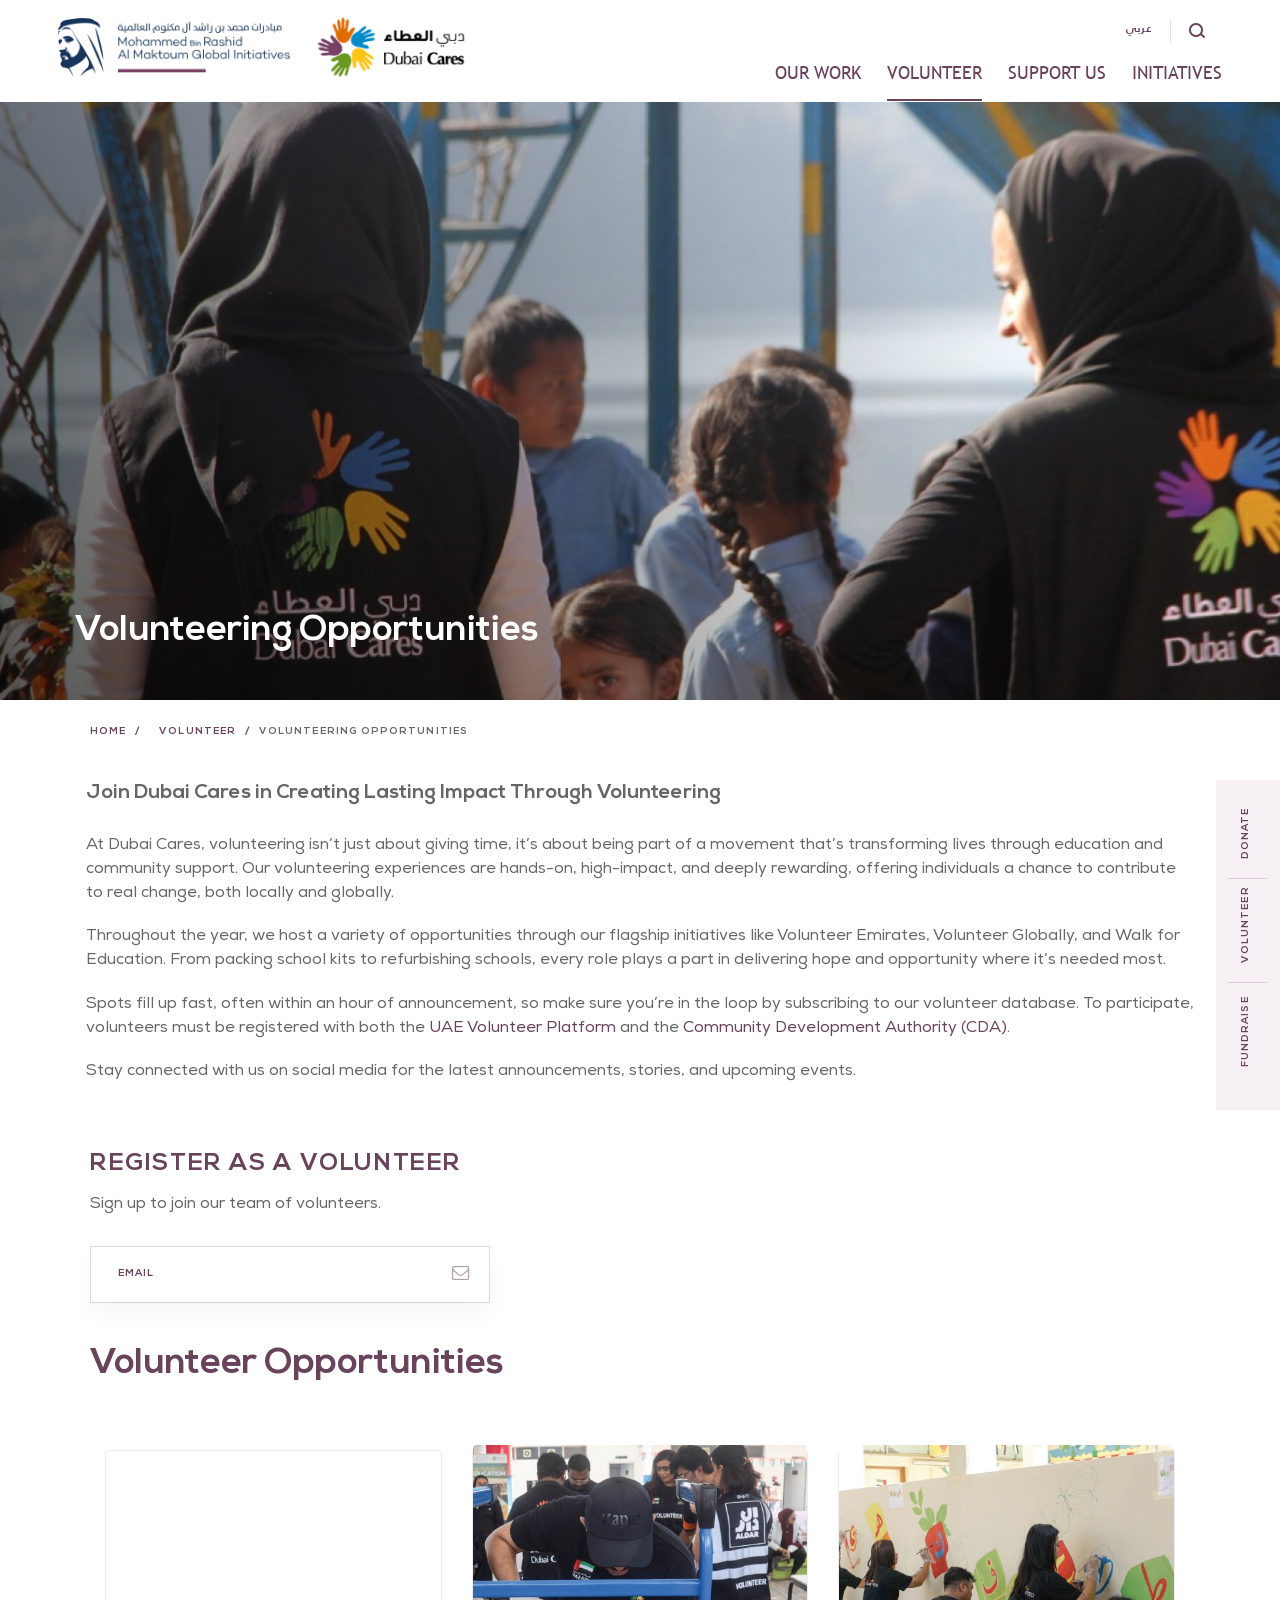
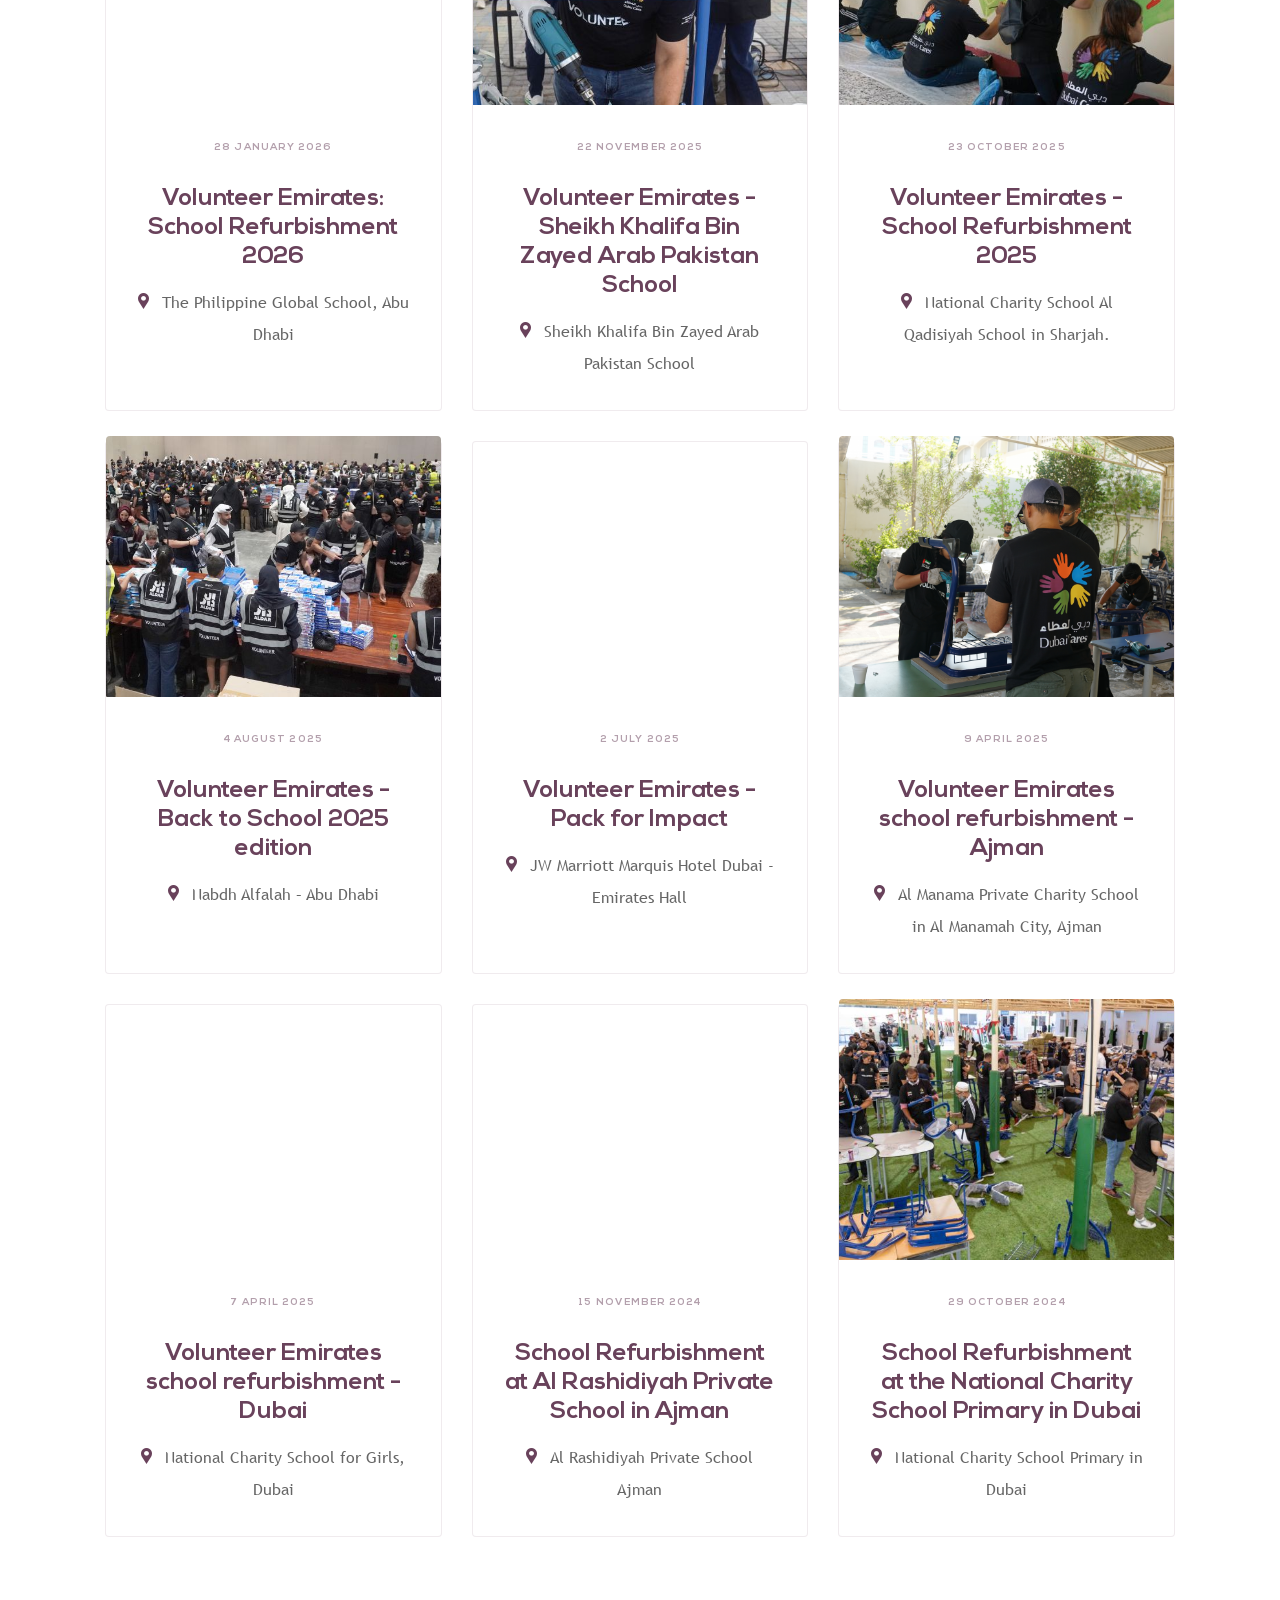
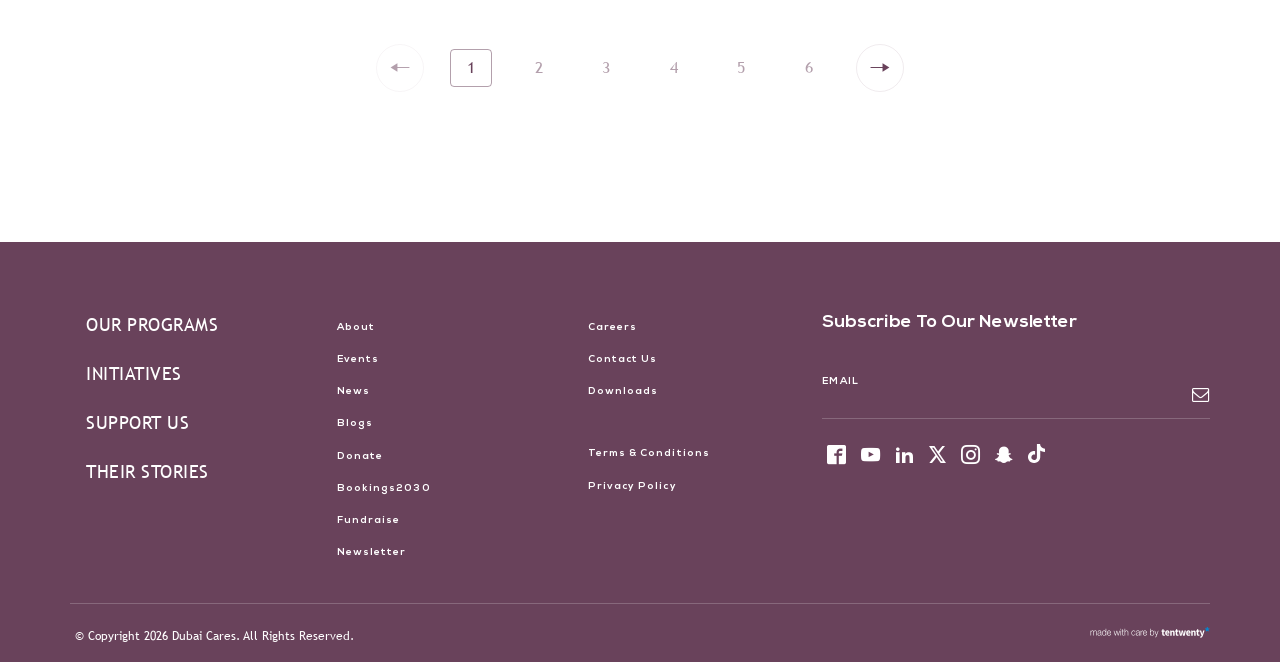
<file: volunteering-opportunities/index.html>
<!DOCTYPE html>
<!--[if IE 8]> <html lang="en-us" class="ie10 ie8"> <![endif]-->
<!--[if IE 9]> <html lang="en-us" class="ie10 ie9"> <![endif]-->
<!--[if gt IE 9]><!--> <html lang="en-us"> <!--<![endif]-->
<head>
<script>document.documentElement.className += " local-transition-pending";</script>
    
<meta http-equiv="content-type" content="text/html; charset=UTF-8" />
<title>Volunteering Opportunities | Dubai Cares</title>
<meta name="description" content="" />
<meta name="generator" content="concrete5 - 5.6.3.5b1" />
<script type="text/javascript">
var CCM_DISPATCHER_FILENAME = '/index.php';var CCM_CID = 183;var CCM_EDIT_MODE = false;var CCM_ARRANGE_MODE = false;var CCM_IMAGE_PATH = "/concrete/images";
var CCM_TOOLS_PATH = "/tools/required";
var CCM_BASE_URL = "https://www.dubaicares.ae";
var CCM_REL = "";
var CCM_SITE = "Dubai Cares";

</script>

	<link rel="shortcut icon" href="../img/faviocn.png" type="image/x-icon" />
	<link rel="icon" href="../img/faviocn.png" type="image/x-icon" />
	<link rel="apple-touch-icon" href="../img/faviocn.png"  />
<meta name="msapplication-TileImage" content="../img/faviocn.png" />
    <meta name="viewport" content="width=device-width, initial-scale=1, user-scalable=no">
<meta http-equiv="X-UA-Compatible" content="IE=edge">
<meta name="author" content="TenTwenty | Webdesign, Webshops & E-marketing | Dubai">

<!-- Meta Tags for Social Media -->
<meta property="og:site_name" content="Dubai Cares">
<!-- Below tag will be used for android mobile browser colors, change it to main logo color of the project -->
<meta name="theme-color" content="#393939">
<meta property="og:image" content="../img/Current-Opportunitie-banner_1.jpg">
<meta property="og:title" content="Dubai Cares | Volunteering Opportunities">
<meta property="og:description" content="">
<meta name="twitter:title" content="Dubai Cares | Volunteering Opportunities">
<meta name="twitter:image" content="../img/Current-Opportunitie-banner_1.jpg">
<meta name="twitter:description" content="">
<meta name="twitter:card" content="summary_large_image" />


<!-- Google Tag Manager -->
<script>
    (function(w, d, s, l, i) {
        w[l] = w[l] || [];
        w[l].push({
            'gtm.start': new Date().getTime(),
            event: 'gtm.js'
        });
        var f = d.getElementsByTagName(s)[0],
            j = d.createElement(s),
            dl = l != 'dataLayer' ? '&l=' + l : '';
        j.async = true;
        j.src =
            'https://www.googletagmanager.com/gtm.js?id=' + i + dl;
        f.parentNode.insertBefore(j, f);
    })(window, document, 'script', 'dataLayer', 'GTM-K36D6ZLF');
</script>
<!-- End Google Tag Manager -->

<!-- Facebook Pixel Code -->

<script>
    ! function(f, b, e, v, n, t, s)



    {
        if (f.fbq) return;
        n = f.fbq = function() {
            n.callMethod ?



                n.callMethod.apply(n, arguments) : n.queue.push(arguments)
        };



        if (!f._fbq) f._fbq = n;
        n.push = n;
        n.loaded = !0;
        n.version = '2.0';



        n.queue = [];
        t = b.createElement(e);
        t.async = !0;



        t.src = v;
        s = b.getElementsByTagName(e)[0];



        s.parentNode.insertBefore(t, s)
    }(window, document, 'script',



        'https://connect.facebook.net/en_US/fbevents.js');



    fbq('init', '1480082628863732');



    fbq('track', 'PageView');
</script>

<noscript>

    <img height="1" width="1" src="https://www.facebook.com/tr?id=1480082628863732&ev=PageView

&noscript=1" />

</noscript>

<!-- End Facebook Pixel Code -->

<link rel="stylesheet" type="text/css" href="../css/ccm.base.css" />
<script type="text/javascript" src="../js/jquery.js"></script>
<script type="text/javascript" src="../js/ccm.base.js"></script>
<link rel="stylesheet" type="text/css" href="../css/style.css" />
<link rel="stylesheet" type="text/css" href="../css/local-enhancements.css" />
<link rel="stylesheet" type="text/css" href="../css/print.css" />
<link rel="stylesheet" type="text/css" href="../css/formidable-view.css" />

<!--[if lt IE 9]>
<script src="https://cdnjs.cloudflare.com/ajax/libs/html5shiv/3.7.3/html5shiv.min.js"></script>
<script src="https://cdnjs.cloudflare.com/ajax/libs/respond.js/1.4.2/respond.min.js"></script>
<![endif]-->

<!--[if !IE]><!-->
<script>
    if ( /*@cc_on!@*/ false) {
        document.documentElement.className += ' ie10';
    }
</script>
<!--<![endif]-->

<script>
    //set cookie for site
    function setCookie(cname, cvalue) {
        var d = new Date();
        d.setTime(d.getTime() + 2160000000);
        var expires = "expires=" + d.toUTCString();
        document.cookie = cname + "=" + cvalue + "; " + expires + "; path=/";
    }
</script>

<script type="text/javascript">
    var gaJsHost = (("https:" == document.location.protocol) ? "https://ssl." : "http://www.");
    document.write(unescape("%3Cscript src='" + gaJsHost + "google-analytics.com/ga.js' type='text/javascript'%3E%3C/script%3E"));
</script>
<script type="text/javascript">
    try {
        var pageTracker = _gat._getTracker("UA-177909-70");
        pageTracker._trackPageview();
    } catch (err) {}
</script>
<style>
    /* .dual-ring-loader */
    .dual-ring-loader {
        display: inline-block;
        width: 64px;
        height: 64px;

        display: inline-block;
        width: 64px;
        height: 64px;
        position: absolute;
        z-index: 9;
        left: 50%;
        transform: translateX(-50%);
        display: block;

    }

    .dual-ring-loader:after {
        content: " ";
        display: block;
        width: 46px;
        height: 46px;
        margin: 1px;
        border-radius: 50%;
        border: 5px solid #cef;
        border-color: #cef transparent #cef transparent;
        animation: dual-ring-loader 1.2s linear infinite;
    }

    @keyframes dual-ring-loader {
        0% {
            transform: rotate(0deg);
        }

        100% {
            transform: rotate(360deg);
        }
    }

    /* .dual-ring-loader */
</style></head>
<body class=" fluid-width volunteering_opportunities-view-page volunteering-opportunities">
<div class="wrapper">
    <!-- Wrap all page content here -->
    
<!-- Banner Images - Multi-Image attribute -->

<div class="header__wrap">
    <header class="header ">
                <div class="header__logo__new">
            <div class="logo-video">
                <a class="image" href="https://www.almaktouminitiatives.org/en" target="_blank">
                    <img src="../img/mbrgi.png" alt="Dubai Cares"/>
                </a>
                <a class="image dc" href="../">
                    <img src="../img/logo-new-2.png" alt="Dubai Cares"/>
                </a>
                <a class="vid" href="https://www.almaktouminitiatives.org/en" target="_blank">
                <div id="logo-one" class="logo_part_one"></div>
                </a>
                <a class="vid" href="../">
                <div id="logo-two" class="logo_part_two"></div>
                </a>
            </div>
        </div>
        <nav class="header__nav">
            <ul class="header__nav header__nav--lang">


                                                    <li class="active"><a class="language-switcher-btn ar" href="https://www.dubaicares.ae/tools/locale?_lcl=ar_AE&_isAjax=1&_path=%252Fvolunteer%252Fvolunteering-opportunities">عربي</a></li>
                

<!--                <li class="--><!--"><a class="language-switcher-btn" href="--><!--">--><!--</a></li>-->
<!--                <li class="--><!--"><a class="language-switcher-btn ar" href="--><!--">--><!--</a></li>-->
            </ul>
            <ul class="header__nav header__nav--utilities">
                <li class="search-bar">
                    <a id="siteSearchButton" class="search-link"><span class="icon__search-top"></span></a>
                    <div class="search-panal__wrap--top">
                        
<form action="https://www.dubaicares.ae/search/" method="get" class="search-panal__form">
		
			<input name="search_paths[]" type="hidden" value="" />
		
	<input name="query" type="text" placeholder="search"  value="" class="search-panal__input-text" />	
	<button name="submit" type="submit" class="search-panal__btn-search"><span class="icon__search-top"></span></button>	
</form>                    </div>
                </li>
                <li class="menu-toggle--mobile"><a id="mobileMenuToggle" class="menu-toggle--mobile__button"><img src="../img/list.svg"></a></li>
            </ul>
            

            <ul class="header__nav header__nav--site sss">
        <li class="header__site-nav--first" id="our-work">
           <div class="arrow" data-toggle-class="active" data-target-id="our-work"></div>
               <a class="header__site-nav--first" href="../our-work/" target="_self">Our Work</a>
        
    </li>
        <li class="header__site-nav--path-selected" id="volunteer">
           <div class="arrow" data-toggle-class="active" data-target-id="volunteer"></div>
               <a class="header__site-nav--path-selected" href="../volunteer/" target="_self">Volunteer</a>
        
    </li>
        <li class="" id="support-us">
           <div class="arrow" data-toggle-class="active" data-target-id="support-us"></div>
               <a class="" href="../support-us/" target="_self">Support Us</a>
        
    </li>
        <li class="" id="initiatives">
           <div class="arrow" data-toggle-class="active" data-target-id="initiatives"></div>
               <a class="" href="../initiatives/" target="_self">Initiatives</a>
        
    </li>
    </ul>            <span id="menuToggle" class="menu-toggle">
                <span>Menu</span>
            </span>
        </nav>
    </header>
</div>

<div class="submenus" style="display: none">
    <div class="our-work">
        <ul class="nav"> 
            
	<li>
        <a href="https://www.dubaicares.ae/our-work/geographic-reach/" target="_self">Geographic Reach</a>
    </li>




	<li>
        <a href="https://www.dubaicares.ae/programs/" target="_self">Our Programs</a>
    </li>




	<li>
        <a href="https://www.dubaicares.ae/our-work/research/" target="_self">Research</a>
    </li>




	<li>
        <a href="https://www.dubaicares.ae/advocacy/" target="_self">Advocacy</a>
    </li>




	<li>
        <a href="https://www.dubaicares.ae/our-work/emergency-response/" target="_self">Emergency Response</a>
    </li>



        </ul>
    </div>

    <div class="volunteer">
        <ul class="nav"> 
            
	<li>
        <a href="../volunteering-opportunities/" target="_self">Register as a Volunteer</a>
    </li>




	<li>
        <a href="https://www.dubaicares.ae/volunteer/volunteer-emirates/" target="_self">Volunteer Emirates</a>
    </li>




	<li>
        <a href="https://www.dubaicares.ae/volunteer/volunteer-globally/" target="_self">Volunteer Globally</a>
    </li>



        </ul>
    </div>

    <div class="support-us">
        <ul class="nav"> 
            
	<li>
        <a href="../donate/" target="_self">Donate</a>
    </li>




	<li>
        <a href="https://www.dubaicares.ae/support-us/sponsor/" target="_self">Sponsor</a>
    </li>





    <li>
		<a href="https://fundraising.dubaicares.ae/" target="_blank">Fundraise</a>
	</li>



	<li>
        <a href="https://www.dubaicares.ae/support-us/our-partners/" target="_self">Partnerships</a>
    </li>



        </ul>
    </div>

    <div class="initiatives">
        <ul class="nav"> 
            

    <li>
		<a href="https://ramadan.dubaicares.ae/" target="_blank">Feed A Child, Build A Kitchen</a>
	</li>



	<li>
        <a href="https://www.dubaicares.ae/initiatives/adopt-school/" target="_self">Adopt a School </a>
    </li>




	<li>
        <a href="https://www.dubaicares.ae/initiatives/tasteofgiving/" target="_self">Taste of Giving </a>
    </li>




	<li>
        <a href="https://www.dubaicares.ae/initiatives/walk-education/" target="_self">Walk for Education </a>
    </li>




	<li>
        <a href="https://www.dubaicares.ae/initiatives/studentsforstudents/" target="_self">Students for Students </a>
    </li>




	<li>
        <a href="https://www.dubaicares.ae/initiatives/adoptalibrary/" target="_self">Adopt a Library</a>
    </li>



        </ul>
    </div>
</div>    
  <section class="banner-slider__wrap  banner-slider--with-counter banner-slider__has-image">
            
      <div class="banner-slider">      
                <div class="banner-slider__item">
                      <div class="banner-slider__image--bg banner-slider__image" style="background-image:url(../img/8ebb8db9babb87ee3dc331764bb0bcd6_f21.jpg); background-position:center center"></div>
                                <div class="banner-slider__caption-wrap">
              <div class="banner-slider__caption">                
                                  <div class="container"><h1 class="h2" >Volunteering Opportunities</h1></div>

                                                  
              </div>
            </div>
                  </div>
                        
      </div>      
      <!-- <div class="progress__wrap">
        <div class="progress__paging"></div>
        <svg class="progress__pie" width="62px" height="62px" viewBox="0 0 62 62" version="1.1" xmlns="http://www.w3.org/2000/svg">        
          <circle r="30.5" cx="31" cy="81" fill="transparent" stroke-dasharray="195" stroke-dashoffset="0"></circle>
          <circle class="bar" r="30.5" cx="31" cy="81" fill="transparent" stroke-dasharray="195" stroke-dashoffset="0"></circle>
        </svg>
      </div>     -->
      </section>
    <main class="main">    
                        <div class="breadcrumb__wrap">
                    <div class="breadcrumb">
  <nav>
    <a href="../" target="_self">Home</a> <span class="ccm-autonav-breadcrumb-sep">&gt;</span> <a href="../volunteer/" target="_self">Volunteer</a> <span class="ccm-autonav-breadcrumb-sep">&gt;</span> Volunteering Opportunities  </nav>
</div>                </div>                
                <!-- Change it to 'program' if we need to revert -->
                
                
        
<section class="container standard-container">
    
<div class="layout-base">
    <p class="font-medium"><strong>Join Dubai Cares in Creating Lasting Impact Through Volunteering</strong></p>
<p>At Dubai Cares, volunteering isn’t just about giving time, it’s about being part of a movement that’s transforming lives through education and community support. Our volunteering experiences are hands-on, high-impact, and deeply rewarding, offering individuals a chance to contribute to real change, both locally and globally.</p>
<p>Throughout the year, we host a variety of opportunities through our flagship initiatives like Volunteer Emirates, Volunteer Globally, and Walk for Education. From packing school kits to refurbishing schools, every role plays a part in delivering hope and opportunity where it’s needed most.</p>
<p><span>Spots fill up fast, often within an hour of announcement, so make sure you’re in the loop by subscribing to our volunteer database.</span> <span>To participate, volunteers must be registered with both the</span> <a href="https://www.volunteers.ae/en" target="_blank">UAE Volunteer Platform</a> and the <a href="https://www.cda.gov.ae/en/pages/default.aspx" target="_blank">Community Development Authority (CDA)</a>.</p>
<p>Stay connected with us on social media for the latest announcements, stories, and upcoming events.</p></div>
</section> 




<div class="MailingListSubscribe">
    <div class="form__title">
                <h3>Register as a Volunteer</h3>
        
<div class="layout-base">
    <p>Sign up to join our team of volunteers.</p></div>
    </div>
    <div id="signUpWithEmail" class="form">
        <div class="mailing-list-email-wrap form__input-group">
            <label class="form__input form__input--label">Email</label>
            <div class="form__input-wrap form__input-wrap--typing">
                <input id="postEmail" class="form__input form__input--text" name="email" type="email" value="">
            </div>
        </div>
        <a class="submit" data-fancybox data-src="#popupForm" data-modal="true" disable><span class="icon__envelope-o"></span></a>
    </div>
    <div id="popupForm" class="popup-form">
        <div class="popup-form__title"></div>
        <button data-fancybox-close="" class="fancybox-close-small" title="Close"><svg viewBox="0 0 32 32">
                <path d="M10,10 L22,22 M22,10 L10,22"></path>
            </svg></button>
        
<div id="formidable_container_15" class="formidable     ">
	
    		
						<form id="ff_15" name="formidable_form" method="post" enctype="multipart/form-data" class="">
			<input type="hidden" name="formID" id="formID" value="15">
			<input type="hidden" name="cID" id="cID" value="183">
            <input type="hidden" name="bID" id="bID" value="2262">
            <input type="hidden" name="resolution" id="resolution" value="">
            <input type="hidden" name="ccm_token" id="ccm_token" value="1782047077:3e983827239217d20d2a198e075f7709">
								<div class="formidable_row">
						<div class="inner">
						                                <div class="formidable_column w50">
                                    <div class="inner">
									<div >														
                                                                                                	<div class="element text first-name-302">
														                                                            <div class="label">
                                                                <label for="first-name-302" class="control-label">First Name</label>                                                                                                                                    <span class="no_counter">*</span>
                                                                                                                            </div>
                                                                                                                <div class="input has_label">
                                                            													
                                                                <input id="first-name-302" type="text" name="first-name-302" value=""  class="mc-first-name-input ccm-input-text" /> 																	
                                                                                
                                                        </div>
    
                                                                                                            
                                                                                                            
                                                                                                                
                                                                                                                
                                                	</div>        
                                                														
                                                                                                	<div class="element text last-name-303">
														                                                            <div class="label">
                                                                <label for="last-name-303" class="control-label">Last Name</label>                                                                                                                                    <span class="no_counter">*</span>
                                                                                                                            </div>
                                                                                                                <div class="input has_label">
                                                            													
                                                                <input id="last-name-303" type="text" name="last-name-303" value=""  class="mc-last-name-input ccm-input-text" /> 																	
                                                                                
                                                        </div>
    
                                                                                                            
                                                                                                            
                                                                                                                
                                                                                                                
                                                	</div>        
                                                														
                                                                                                	<div class="element date date-of-birth-304">
														                                                            <div class="label">
                                                                <label for="date-of-birth-304" class="control-label">Date Of Birth</label>                                                                                                                                    <span class="no_counter">*</span>
                                                                                                                            </div>
                                                                                                                <div class="input has_label">
                                                            													
                                                                <input id="date-of-birth-304_date" type="text" name="date-of-birth-304_date" value=""  class="datepicker ccm-input-text" /><input type="hidden" name="date-of-birth-304" id="date-of-birth-304" value="" class="ccm-input-hidden" /> 																	
                                                                                
                                                        </div>
    
                                                                                                            
                                                                                                            
                                                                                                                
                                                                                                                
                                                	</div>        
                                                														
                                                                                                	<div class="element select gender-364">
														                                                            <div class="label">
                                                                <label for="gender-364" class="control-label">Gender</label>                                                                                                                                    <span class="no_counter">*</span>
                                                                                                                            </div>
                                                                                                                <div class="input has_label">
                                                            													
                                                                <select name="gender-364[]" id="gender-364" ><option value="">Select</option><option value="Male" >Male</option><option value="Female" >Female</option></select> 																	
                                                                                
                                                        </div>
    
                                                                                                            
                                                                                                            
                                                                                                                
                                                                                                                
                                                	</div>        
                                                														
                                                                                                	<div class="element address nationality-306">
														                                                            <div class="label">
                                                                <label for="nationality-306" class="control-label">Nationality</label>                                                                                                                                    <span class="no_counter">*</span>
                                                                                                                            </div>
                                                                                                                <div class="input has_label">
                                                            													
                                                                <select name="nationality-306[country]" id="nationality-306[country]"  class="country country_select ccm-input-select" ccm-passed-value=""><option value="" selected="selected">Select</option><option value="AF" >Afghanistan</option><option value="AL" >Albania</option><option value="DZ" >Algeria</option><option value="AS" >American Samoa</option><option value="AD" >Andorra</option><option value="AO" >Angola</option><option value="AI" >Anguilla</option><option value="AQ" >Antarctica</option><option value="AG" >Antigua and Barbuda</option><option value="AR" >Argentina</option><option value="AM" >Armenia</option><option value="AW" >Aruba</option><option value="AU" >Australia</option><option value="AT" >Austria</option><option value="AZ" >Azerbaijan</option><option value="BS" >Bahamas</option><option value="BH" >Bahrain</option><option value="BD" >Bangladesh</option><option value="BB" >Barbados</option><option value="BY" >Belarus</option><option value="BE" >Belgium</option><option value="BZ" >Belize</option><option value="BJ" >Benin</option><option value="BM" >Bermuda</option><option value="BT" >Bhutan</option><option value="BO" >Bolivia</option><option value="BA" >Bosnia and Herzegovina</option><option value="BW" >Botswana</option><option value="BV" >Bouvet Island</option><option value="BR" >Brazil</option><option value="BQ" >British Antarctic Territory</option><option value="IO" >British Indian Ocean Territory</option><option value="VG" >British Virgin Islands</option><option value="BN" >Brunei</option><option value="BG" >Bulgaria</option><option value="BF" >Burkina Faso</option><option value="BI" >Burundi</option><option value="KH" >Cambodia</option><option value="CM" >Cameroon</option><option value="CA" >Canada</option><option value="CV" >Cape Verde</option><option value="KY" >Cayman Islands</option><option value="CF" >Central African Republic</option><option value="TD" >Chad</option><option value="CL" >Chile</option><option value="CN" >China</option><option value="CX" >Christmas Island</option><option value="CC" >Cocos [Keeling] Islands</option><option value="CO" >Colombia</option><option value="KM" >Comoros</option><option value="CG" >Congo - Brazzaville</option><option value="CD" >Congo - Kinshasa</option><option value="CK" >Cook Islands</option><option value="CR" >Costa Rica</option><option value="HR" >Croatia</option><option value="CU" >Cuba</option><option value="CY" >Cyprus</option><option value="CZ" >Czech Republic</option><option value="CI" >Côte d’Ivoire</option><option value="DK" >Denmark</option><option value="DJ" >Djibouti</option><option value="DM" >Dominica</option><option value="DO" >Dominican Republic</option><option value="NQ" >Dronning Maud Land</option><option value="EC" >Ecuador</option><option value="EG" >Egypt</option><option value="SV" >El Salvador</option><option value="GQ" >Equatorial Guinea</option><option value="ER" >Eritrea</option><option value="EE" >Estonia</option><option value="ET" >Ethiopia</option><option value="FK" >Falkland Islands</option><option value="FO" >Faroe Islands</option><option value="FJ" >Fiji</option><option value="FI" >Finland</option><option value="FR" >France</option><option value="GF" >French Guiana</option><option value="PF" >French Polynesia</option><option value="TF" >French Southern Territories</option><option value="FQ" >French Southern and Antarctic Territories</option><option value="GA" >Gabon</option><option value="GM" >Gambia</option><option value="GE" >Georgia</option><option value="DE" >Germany</option><option value="GH" >Ghana</option><option value="GI" >Gibraltar</option><option value="GR" >Greece</option><option value="GL" >Greenland</option><option value="GD" >Grenada</option><option value="GP" >Guadeloupe</option><option value="GU" >Guam</option><option value="GT" >Guatemala</option><option value="GG" >Guernsey</option><option value="GN" >Guinea</option><option value="GW" >Guinea-Bissau</option><option value="GY" >Guyana</option><option value="HT" >Haiti</option><option value="HM" >Heard Island and McDonald Islands</option><option value="HN" >Honduras</option><option value="HK" >Hong Kong SAR China</option><option value="HU" >Hungary</option><option value="IS" >Iceland</option><option value="IN" >India</option><option value="ID" >Indonesia</option><option value="IR" >Iran</option><option value="IQ" >Iraq</option><option value="IE" >Ireland</option><option value="IL" >Israel</option><option value="IT" >Italy</option><option value="JM" >Jamaica</option><option value="JP" >Japan</option><option value="JT" >Johnston Island</option><option value="JO" >Jordan</option><option value="KZ" >Kazakhstan</option><option value="KE" >Kenya</option><option value="KI" >Kiribati</option><option value="KW" >Kuwait</option><option value="KG" >Kyrgyzstan</option><option value="LA" >Laos</option><option value="LV" >Latvia</option><option value="LB" >Lebanon</option><option value="LS" >Lesotho</option><option value="LR" >Liberia</option><option value="LY" >Libya</option><option value="LI" >Liechtenstein</option><option value="LT" >Lithuania</option><option value="LU" >Luxembourg</option><option value="MO" >Macau SAR China</option><option value="MK" >Macedonia</option><option value="MG" >Madagascar</option><option value="MW" >Malawi</option><option value="MY" >Malaysia</option><option value="MV" >Maldives</option><option value="ML" >Mali</option><option value="MT" >Malta</option><option value="MH" >Marshall Islands</option><option value="MQ" >Martinique</option><option value="MR" >Mauritania</option><option value="MU" >Mauritius</option><option value="YT" >Mayotte</option><option value="MX" >Mexico</option><option value="FM" >Micronesia</option><option value="MI" >Midway Islands</option><option value="MD" >Moldova</option><option value="MC" >Monaco</option><option value="MN" >Mongolia</option><option value="ME" >Montenegro</option><option value="MS" >Montserrat</option><option value="MA" >Morocco</option><option value="MZ" >Mozambique</option><option value="MM" >Myanmar [Burma]</option><option value="NA" >Namibia</option><option value="NR" >Nauru</option><option value="NP" >Nepal</option><option value="NL" >Netherlands</option><option value="AN" >Netherlands Antilles</option><option value="NC" >New Caledonia</option><option value="NZ" >New Zealand</option><option value="NI" >Nicaragua</option><option value="NE" >Niger</option><option value="NG" >Nigeria</option><option value="NU" >Niue</option><option value="NF" >Norfolk Island</option><option value="KP" >North Korea</option><option value="MP" >Northern Mariana Islands</option><option value="NO" >Norway</option><option value="OM" >Oman</option><option value="PK" >Pakistan</option><option value="PW" >Palau</option><option value="PS" >Palestinian Territories</option><option value="PA" >Panama</option><option value="PG" >Papua New Guinea</option><option value="PY" >Paraguay</option><option value="PE" >Peru</option><option value="PH" >Philippines</option><option value="PN" >Pitcairn Islands</option><option value="PL" >Poland</option><option value="PT" >Portugal</option><option value="PR" >Puerto Rico</option><option value="QA" >Qatar</option><option value="RO" >Romania</option><option value="RU" >Russia</option><option value="RW" >Rwanda</option><option value="RE" >Réunion</option><option value="BL" >Saint Barthélemy</option><option value="SH" >Saint Helena</option><option value="KN" >Saint Kitts and Nevis</option><option value="LC" >Saint Lucia</option><option value="MF" >Saint Martin</option><option value="PM" >Saint Pierre and Miquelon</option><option value="VC" >Saint Vincent and the Grenadines</option><option value="WS" >Samoa</option><option value="SM" >San Marino</option><option value="SA" >Saudi Arabia</option><option value="SN" >Senegal</option><option value="RS" >Serbia</option><option value="SC" >Seychelles</option><option value="SL" >Sierra Leone</option><option value="SG" >Singapore</option><option value="SK" >Slovakia</option><option value="SI" >Slovenia</option><option value="SB" >Solomon Islands</option><option value="SO" >Somalia</option><option value="ZA" >South Africa</option><option value="GS" >South Georgia and the South Sandwich Islands</option><option value="KR" >South Korea</option><option value="ES" >Spain</option><option value="LK" >Sri Lanka</option><option value="SD" >Sudan</option><option value="SR" >Suriname</option><option value="SJ" >Svalbard and Jan Mayen</option><option value="SZ" >Swaziland</option><option value="SE" >Sweden</option><option value="CH" >Switzerland</option><option value="SY" >Syria</option><option value="ST" >São Tomé and Príncipe</option><option value="TW" >Taiwan</option><option value="TJ" >Tajikistan</option><option value="TZ" >Tanzania</option><option value="TH" >Thailand</option><option value="TL" >Timor-Leste</option><option value="TG" >Togo</option><option value="TK" >Tokelau</option><option value="TO" >Tonga</option><option value="TT" >Trinidad and Tobago</option><option value="TN" >Tunisia</option><option value="TR" >Turkey</option><option value="TM" >Turkmenistan</option><option value="TC" >Turks and Caicos Islands</option><option value="TV" >Tuvalu</option><option value="UM" >U.S. Minor Outlying Islands</option><option value="VI" >U.S. Virgin Islands</option><option value="UG" >Uganda</option><option value="UA" >Ukraine</option><option value="AE" >United Arab Emirates</option><option value="GB" >United Kingdom</option><option value="US" >United States</option><option value="UY" >Uruguay</option><option value="UZ" >Uzbekistan</option><option value="VU" >Vanuatu</option><option value="VA" >Vatican City</option><option value="VE" >Venezuela</option><option value="VN" >Vietnam</option><option value="WK" >Wake Island</option><option value="WF" >Wallis and Futuna</option><option value="EH" >Western Sahara</option><option value="YE" >Yemen</option><option value="ZM" >Zambia</option><option value="ZW" >Zimbabwe</option><option value="AX" >Åland Islands</option></select>  																	
                                                                                
                                                        </div>
    
                                                                                                            
                                                                                                            
                                                                                                                
                                                                                                                
                                                	</div>        
                                                														
                                                                                                	<div class="element text occupation-311">
														                                                            <div class="label">
                                                                <label for="occupation-311" class="control-label">Occupation</label>                                                                                                                            </div>
                                                                                                                <div class="input has_label">
                                                            													
                                                                <input id="occupation-311" type="text" name="occupation-311" value=""  class="ccm-input-text" /> 																	
                                                                                
                                                        </div>
    
                                                                                                            
                                                                                                            
                                                                                                                
                                                                                                                
                                                	</div>        
                                                </div> 
                                    </div>
                                </div>
                                                                                    <div class="formidable_column last w50">
                                    <div class="inner">
									<div >														
                                                                                                	<div class="element text organization-312">
														                                                            <div class="label">
                                                                <label for="organization-312" class="control-label">Organization</label>                                                                                                                            </div>
                                                                                                                <div class="input has_label">
                                                            													
                                                                <input id="organization-312" type="text" name="organization-312" value=""  class="ccm-input-text" /> 																	
                                                                                
                                                        </div>
    
                                                                                                            
                                                                                                            
                                                                                                                
                                                                                                                
                                                	</div>        
                                                														
                                                                                                	<div class="element emailaddress email-address-308">
														                                                            <div class="label">
                                                                <label for="email-address-308" class="control-label">Email Address</label>                                                                                                                            </div>
                                                                                                                <div class="input has_label">
                                                            													
                                                                <input id="email-address-308" type="email" name="email-address-308" value=""  class="mc-email-input ccm-input-email" /> 																	
                                                                                
                                                        </div>
    
                                                                                                            
                                                                                                            
                                                                                                                
                                                                                                                
                                                	</div>        
                                                														
                                                                                                	<div class="element phone mobile-number-310">
														                                                            <div class="label">
                                                                <label for="mobile-number-310" class="control-label">Mobile Number</label>                                                                                                                                    <span class="no_counter">*</span>
                                                                                                                            </div>
                                                                                                                <div class="input has_label">
                                                            													
                                                                <input id="mobile-number-310" type="tel" name="mobile-number-310" value=""  class="ccm-input-tel" /> 																	
                                                                                
                                                        </div>
    
                                                                                                            
                                                                                                            
                                                                                                                
                                                                                                                
                                                	</div>        
                                                														
                                                                                                	<div class="element address country-of-residence-313">
														                                                            <div class="label">
                                                                <label for="country-of-residence-313" class="control-label">Country of Residence</label>                                                                                                                                    <span class="no_counter">*</span>
                                                                                                                            </div>
                                                                                                                <div class="input has_label">
                                                            													
                                                                <select name="country-of-residence-313[country]" id="country-of-residence-313[country]"  class="country country_select ccm-input-select" ccm-passed-value=""><option value="" selected="selected">Select</option><option value="AF" >Afghanistan</option><option value="AL" >Albania</option><option value="DZ" >Algeria</option><option value="AS" >American Samoa</option><option value="AD" >Andorra</option><option value="AO" >Angola</option><option value="AI" >Anguilla</option><option value="AQ" >Antarctica</option><option value="AG" >Antigua and Barbuda</option><option value="AR" >Argentina</option><option value="AM" >Armenia</option><option value="AW" >Aruba</option><option value="AU" >Australia</option><option value="AT" >Austria</option><option value="AZ" >Azerbaijan</option><option value="BS" >Bahamas</option><option value="BH" >Bahrain</option><option value="BD" >Bangladesh</option><option value="BB" >Barbados</option><option value="BY" >Belarus</option><option value="BE" >Belgium</option><option value="BZ" >Belize</option><option value="BJ" >Benin</option><option value="BM" >Bermuda</option><option value="BT" >Bhutan</option><option value="BO" >Bolivia</option><option value="BA" >Bosnia and Herzegovina</option><option value="BW" >Botswana</option><option value="BV" >Bouvet Island</option><option value="BR" >Brazil</option><option value="BQ" >British Antarctic Territory</option><option value="IO" >British Indian Ocean Territory</option><option value="VG" >British Virgin Islands</option><option value="BN" >Brunei</option><option value="BG" >Bulgaria</option><option value="BF" >Burkina Faso</option><option value="BI" >Burundi</option><option value="KH" >Cambodia</option><option value="CM" >Cameroon</option><option value="CA" >Canada</option><option value="CV" >Cape Verde</option><option value="KY" >Cayman Islands</option><option value="CF" >Central African Republic</option><option value="TD" >Chad</option><option value="CL" >Chile</option><option value="CN" >China</option><option value="CX" >Christmas Island</option><option value="CC" >Cocos [Keeling] Islands</option><option value="CO" >Colombia</option><option value="KM" >Comoros</option><option value="CG" >Congo - Brazzaville</option><option value="CD" >Congo - Kinshasa</option><option value="CK" >Cook Islands</option><option value="CR" >Costa Rica</option><option value="HR" >Croatia</option><option value="CU" >Cuba</option><option value="CY" >Cyprus</option><option value="CZ" >Czech Republic</option><option value="CI" >Côte d’Ivoire</option><option value="DK" >Denmark</option><option value="DJ" >Djibouti</option><option value="DM" >Dominica</option><option value="DO" >Dominican Republic</option><option value="NQ" >Dronning Maud Land</option><option value="EC" >Ecuador</option><option value="EG" >Egypt</option><option value="SV" >El Salvador</option><option value="GQ" >Equatorial Guinea</option><option value="ER" >Eritrea</option><option value="EE" >Estonia</option><option value="ET" >Ethiopia</option><option value="FK" >Falkland Islands</option><option value="FO" >Faroe Islands</option><option value="FJ" >Fiji</option><option value="FI" >Finland</option><option value="FR" >France</option><option value="GF" >French Guiana</option><option value="PF" >French Polynesia</option><option value="TF" >French Southern Territories</option><option value="FQ" >French Southern and Antarctic Territories</option><option value="GA" >Gabon</option><option value="GM" >Gambia</option><option value="GE" >Georgia</option><option value="DE" >Germany</option><option value="GH" >Ghana</option><option value="GI" >Gibraltar</option><option value="GR" >Greece</option><option value="GL" >Greenland</option><option value="GD" >Grenada</option><option value="GP" >Guadeloupe</option><option value="GU" >Guam</option><option value="GT" >Guatemala</option><option value="GG" >Guernsey</option><option value="GN" >Guinea</option><option value="GW" >Guinea-Bissau</option><option value="GY" >Guyana</option><option value="HT" >Haiti</option><option value="HM" >Heard Island and McDonald Islands</option><option value="HN" >Honduras</option><option value="HK" >Hong Kong SAR China</option><option value="HU" >Hungary</option><option value="IS" >Iceland</option><option value="IN" >India</option><option value="ID" >Indonesia</option><option value="IR" >Iran</option><option value="IQ" >Iraq</option><option value="IE" >Ireland</option><option value="IL" >Israel</option><option value="IT" >Italy</option><option value="JM" >Jamaica</option><option value="JP" >Japan</option><option value="JT" >Johnston Island</option><option value="JO" >Jordan</option><option value="KZ" >Kazakhstan</option><option value="KE" >Kenya</option><option value="KI" >Kiribati</option><option value="KW" >Kuwait</option><option value="KG" >Kyrgyzstan</option><option value="LA" >Laos</option><option value="LV" >Latvia</option><option value="LB" >Lebanon</option><option value="LS" >Lesotho</option><option value="LR" >Liberia</option><option value="LY" >Libya</option><option value="LI" >Liechtenstein</option><option value="LT" >Lithuania</option><option value="LU" >Luxembourg</option><option value="MO" >Macau SAR China</option><option value="MK" >Macedonia</option><option value="MG" >Madagascar</option><option value="MW" >Malawi</option><option value="MY" >Malaysia</option><option value="MV" >Maldives</option><option value="ML" >Mali</option><option value="MT" >Malta</option><option value="MH" >Marshall Islands</option><option value="MQ" >Martinique</option><option value="MR" >Mauritania</option><option value="MU" >Mauritius</option><option value="YT" >Mayotte</option><option value="MX" >Mexico</option><option value="FM" >Micronesia</option><option value="MI" >Midway Islands</option><option value="MD" >Moldova</option><option value="MC" >Monaco</option><option value="MN" >Mongolia</option><option value="ME" >Montenegro</option><option value="MS" >Montserrat</option><option value="MA" >Morocco</option><option value="MZ" >Mozambique</option><option value="MM" >Myanmar [Burma]</option><option value="NA" >Namibia</option><option value="NR" >Nauru</option><option value="NP" >Nepal</option><option value="NL" >Netherlands</option><option value="AN" >Netherlands Antilles</option><option value="NC" >New Caledonia</option><option value="NZ" >New Zealand</option><option value="NI" >Nicaragua</option><option value="NE" >Niger</option><option value="NG" >Nigeria</option><option value="NU" >Niue</option><option value="NF" >Norfolk Island</option><option value="KP" >North Korea</option><option value="MP" >Northern Mariana Islands</option><option value="NO" >Norway</option><option value="OM" >Oman</option><option value="PK" >Pakistan</option><option value="PW" >Palau</option><option value="PS" >Palestinian Territories</option><option value="PA" >Panama</option><option value="PG" >Papua New Guinea</option><option value="PY" >Paraguay</option><option value="PE" >Peru</option><option value="PH" >Philippines</option><option value="PN" >Pitcairn Islands</option><option value="PL" >Poland</option><option value="PT" >Portugal</option><option value="PR" >Puerto Rico</option><option value="QA" >Qatar</option><option value="RO" >Romania</option><option value="RU" >Russia</option><option value="RW" >Rwanda</option><option value="RE" >Réunion</option><option value="BL" >Saint Barthélemy</option><option value="SH" >Saint Helena</option><option value="KN" >Saint Kitts and Nevis</option><option value="LC" >Saint Lucia</option><option value="MF" >Saint Martin</option><option value="PM" >Saint Pierre and Miquelon</option><option value="VC" >Saint Vincent and the Grenadines</option><option value="WS" >Samoa</option><option value="SM" >San Marino</option><option value="SA" >Saudi Arabia</option><option value="SN" >Senegal</option><option value="RS" >Serbia</option><option value="SC" >Seychelles</option><option value="SL" >Sierra Leone</option><option value="SG" >Singapore</option><option value="SK" >Slovakia</option><option value="SI" >Slovenia</option><option value="SB" >Solomon Islands</option><option value="SO" >Somalia</option><option value="ZA" >South Africa</option><option value="GS" >South Georgia and the South Sandwich Islands</option><option value="KR" >South Korea</option><option value="ES" >Spain</option><option value="LK" >Sri Lanka</option><option value="SD" >Sudan</option><option value="SR" >Suriname</option><option value="SJ" >Svalbard and Jan Mayen</option><option value="SZ" >Swaziland</option><option value="SE" >Sweden</option><option value="CH" >Switzerland</option><option value="SY" >Syria</option><option value="ST" >São Tomé and Príncipe</option><option value="TW" >Taiwan</option><option value="TJ" >Tajikistan</option><option value="TZ" >Tanzania</option><option value="TH" >Thailand</option><option value="TL" >Timor-Leste</option><option value="TG" >Togo</option><option value="TK" >Tokelau</option><option value="TO" >Tonga</option><option value="TT" >Trinidad and Tobago</option><option value="TN" >Tunisia</option><option value="TR" >Turkey</option><option value="TM" >Turkmenistan</option><option value="TC" >Turks and Caicos Islands</option><option value="TV" >Tuvalu</option><option value="UM" >U.S. Minor Outlying Islands</option><option value="VI" >U.S. Virgin Islands</option><option value="UG" >Uganda</option><option value="UA" >Ukraine</option><option value="AE" >United Arab Emirates</option><option value="GB" >United Kingdom</option><option value="US" >United States</option><option value="UY" >Uruguay</option><option value="UZ" >Uzbekistan</option><option value="VU" >Vanuatu</option><option value="VA" >Vatican City</option><option value="VE" >Venezuela</option><option value="VN" >Vietnam</option><option value="WK" >Wake Island</option><option value="WF" >Wallis and Futuna</option><option value="EH" >Western Sahara</option><option value="YE" >Yemen</option><option value="ZM" >Zambia</option><option value="ZW" >Zimbabwe</option><option value="AX" >Åland Islands</option></select>  																	
                                                                                
                                                        </div>
    
                                                                                                            
                                                                                                            
                                                                                                                
                                                                                                                
                                                	</div>        
                                                														
                                                                                                	<div class="element select city-of-residence-314">
														                                                            <div class="label">
                                                                <label for="city-of-residence-314" class="control-label">City of Residence</label>                                                                                                                                    <span class="no_counter">*</span>
                                                                                                                            </div>
                                                                                                                <div class="input has_label">
                                                            													
                                                                <select name="city-of-residence-314[]" id="city-of-residence-314" ><option value="">- select -</option><option value="Abu Dhabi" >Abu Dhabi</option><option value="Dubai" >Dubai</option><option value="Sharjah" >Sharjah</option><option value="Ajman" >Ajman</option><option value="Fujairah" >Fujairah</option><option value="Ras Al Khaimah" >Ras Al Khaimah</option><option value="Umm Al Quwain" >Umm Al Quwain</option></select> 																	
                                                                                
                                                        </div>
    
                                                                                                            
                                                                                                            
                                                                                                                
                                                                                                                
                                                	</div>        
                                                </div> 
                                    </div>
                                </div>
                                                    						</div>
					</div>
										<div class="formidable_row">
						<div class="inner">
						                                <div class="formidable_column w50">
                                    <div class="inner">
									<div ></div> 
                                    </div>
                                </div>
                                                                                    <div class="formidable_column last w50">
                                    <div class="inner">
									<div ></div> 
                                    </div>
                                </div>
                                                    						</div>
					</div>
					            
                        <div class="formidable_row">
				<div class="inner">
					<div class="element">
						                        <div class="label">
							<label for="ccmCaptchaCode" class="control-label">Captcha</label>                            <span class="no_counter">*</span>
                        </div>
						<div class="input ccm_formidable_captcha">
                            <div class="captcha_image">
                                <div class="g-recaptcha"></div>                            </div>
                            <div class="captcha_input">
                                                            </div>
                        </div>
					</div>
				</div>
			</div>
                    
			<div class="formidable_row">
				<div class="inner">
					<div class="element">
						<div id="ff_buttons" class="buttons">
							<input type="submit" class="btn ccm-input-submit submit primary" id="submit" name="submit" value="Submit" />							<div class="please_wait_loader"></div>
						</div>
					</div>
				</div>
			</div>
        </form>    
	<script>
var ccmFormidableAddressStatesTextList = 'US:AL:Alabama|US:AK:Alaska|US:AZ:Arizona|US:AR:Arkansas|US:CA:California|US:CO:Colorado|US:CT:Connecticut|US:DE:Delaware|US:FL:Florida|US:GA:Georgia|US:HI:Hawaii|US:ID:Idaho|US:IL:Illinois|US:IN:Indiana|US:IA:Iowa|US:KS:Kansas|US:KY:Kentucky|US:LA:Louisiana|US:ME:Maine|US:MD:Maryland|US:MA:Massachusetts|US:MI:Michigan|US:MN:Minnesota|US:MS:Mississippi|US:MO:Missouri|US:MT:Montana|US:NE:Nebraska|US:NV:Nevada|US:NH:New Hampshire|US:NJ:New Jersey|US:NM:New Mexico|US:NY:New York|US:NC:North Carolina|US:ND:North Dakota|US:OH:Ohio|US:OK:Oklahoma|US:OR:Oregon|US:PA:Pennsylvania|US:RI:Rhode Island|US:SC:South Carolina|US:SD:South Dakota|US:TN:Tennessee|US:TX:Texas|US:UT:Utah|US:VT:Vermont|US:VA:Virginia|US:WA:Washington|US:DC:Washington, DC|US:WV:West Virginia|US:WI:Wisconsin|US:WY:Wyoming|CA:AB:Alberta|CA:BC:British Columbia|CA:MB:Manitoba|CA:NB:New Brunswick|CA:NL:Newfoundland and Labrador|CA:NT:Northwest Territories|CA:NS:Nova Scotia|CA:NU:Nunavut|CA:ON:Ontario|CA:PE:Prince Edward Island|CA:QC:Quebec|CA:SK:Saskatchewan|CA:YT:Yukon|AU:AAT:Australian Antarctic Territory|AU:ACT:Australian Capital Territory|AU:NSW:New South Wales|AU:NT:Northern Territory|AU:QLD:Queensland|AU:SA:South Australia|AU:TAS:Tasmania|AU:VIC:Victoria|AU:WA:Western Australia|DE:BW:Baden-Württemberg|DE:BY:Bayern|DE:BE:Berlin|DE:BB:Brandenburg|DE:HB:Bremen|DE:HH:Hamburg|DE:HE:Hessen|DE:MV:Mecklenburg-Vorpommern|DE:NI:Niedersachsen|DE:NW:Nordrhein-Westfalen|DE:RP:Rheinland-Pfalz|DE:SL:Saarland|DE:SN:Sachsen|DE:ST:Sachsen-Anhalt|DE:SH:Schleswig-Holstein|DE:TH:Thüringen|FR:01:Ain|FR:02:Aisne|FR:03:Allier|FR:06:Alpes-Maritimes|FR:04:Alpes-de-Haute-Provence|FR:08:Ardennes|FR:07:Ardèche|FR:09:Ariège|FR:10:Aube|FR:11:Aude|FR:12:Aveyron|FR:67:Bas-Rhin|FR:13:Bouches-du-Rhône|FR:14:Calvados|FR:15:Cantal|FR:16:Charente|FR:17:Charente-Maritime|FR:18:Cher|FR:19:Corrèze|FR:2A:Corse-du-Sud|FR:23:Creuse|FR:22:Côte-d\'Armor|FR:21:Côte-d\'Or|FR:79:Deux-Sèvres|FR:24:Dordogne|FR:25:Doubs|FR:26:Drôme|FR:91:Essonne|FR:27:Eure|FR:28:Eure-et-Loir|FR:29:Finistère|FR:30:Gard|FR:32:Gers|FR:33:Gironde|FR:68:Haut-Rhin|FR:05:Haute-Alpes|FR:2B:Haute-Corse|FR:31:Haute-Garonne|FR:43:Haute-Loire|FR:52:Haute-Marne|FR:74:Haute-Savoie|FR:70:Haute-Saône|FR:87:Haute-Vienne|FR:65:Hautes-Pyrénées|FR:92:Hauts-de-Seine|FR:34:Hérault|FR:35:Ille-et-Vilaine|FR:36:Indre|FR:37:Indre-et-Loire|FR:38:Isère|FR:39:Jura|FR:40:Landes|FR:41:Loir-et-Cher|FR:42:Loire|FR:44:Loire-Atlantique|FR:45:Loiret|FR:46:Lot|FR:47:Lot-et-Garonne|FR:48:Lozère|FR:49:Maine-et-Loire|FR:50:Manche|FR:51:Marne|FR:53:Mayenne|FR:54:Meurthe-et-Moselle|FR:55:Meuse|FR:56:Morbihan|FR:57:Moselle|FR:58:Nièvre|FR:59:Nord|FR:60:Oise|FR:61:Orne|FR:75:Paris|FR:62:Pas-de-Calais|FR:63:Puy-de-Dôme|FR:64:Pyrénées-Atlantiques|FR:66:Pyrénées-Orientales|FR:69:Rhône|FR:72:Sarthe|FR:73:Savoie|FR:71:Saône-et-Loire|FR:76:Seine-Maritime|FR:93:Seine-Saint-Denis|FR:77:Seine-et-Marne|FR:80:Somme|FR:81:Tarn|FR:82:Tarn-et-Garonne|FR:90:Territoire de Belfort|FR:95:Val-d\'Oise|FR:94:Val-de-Marne|FR:83:Var|FR:84:Vaucluse|FR:85:Vendée|FR:86:Vienne|FR:88:Vosges|FR:89:Yonne|FR:78:Yvelines|UK:ARBERD:Aberdeenshire|UK:ANGLES:Anglesey|UK:ANGUS:Angus|UK:ARGYLL:Argyllshire|UK:AYRSH:Ayrshire|UK:BANFF:Banffshire|UK:BEDS:Bedfordshire|UK:BERKS:Berkshire|UK:BERWICK:Berwickshire|UK:BRECK:Brecknockshire|UK:BUCKS:Buckinghamshire|UK:BUTE:Buteshire|UK:CAERN:Caernarfonshire|UK:CAITH:Caithness|UK:CAMBS:Cambridgeshire|UK:CARDIG:Cardiganshire|UK:CARMA:Carmathenshire|UK:CHESH:Cheshire|UK:CLACKM:Clackmannanshire|UK:CORN:Cornwall|UK:CROMART:Cromartyshire|UK:CUMB:Cumberland|UK:DENBIG:Denbighshire|UK:DERBY:Derbyshire|UK:DEVON:Devon|UK:DORSET:Dorset|UK:DUMFR:Dumfriesshire|UK:DUNBART:Dunbartonshire|UK:DURHAM:Durham|UK:EASTL:East Lothian|UK:ESSEX:Essex|UK:FIFE:Fife|UK:FLINTS:Flintshire|UK:GLAMO:Glamorgan|UK:GLOUS:Gloucestershire|UK:HANTS:Hampshire|UK:HEREF:Herefordshire|UK:HERTS:Hertfordshire|UK:HUNTS:Huntingdonshire|UK:INVERN:Inverness-shire|UK:KENT:Kent|UK:KINCARD:Kincardineshire|UK:KINROSS:Kinross-shire|UK:KIRKCUD:Kircudbrightshire|UK:LANARK:Lanarkshire|UK:LANCS:Lancashire|UK:LEICS:Leicestershire|UK:LINCS:Lincolnshire|UK:LONDON:London|UK:MERION:Merioneth|UK:MERSEYSIDE:Merseyside|UK:MIDDLE:Middlesex|UK:MIDLOTH:Midlothian|UK:MONTG:Mongtomeryshire|UK:MONMOUTH:Monmouthshire|UK:MORAY:Morayshire|UK:NAIRN:Nairnshire|UK:NORF:Norfolk|UK:NHANTS:Northamptonshire|UK:NTHUMB:Northumberland|UK:NOTTS:Nottinghamshire|UK:ORKNEY:Orkeny|UK:OXON:Oxfordshire|UK:PEEBLESS:Peeblesshire|UK:PEMBR:Pembrokeshire|UK:PERTH:Perthshire|UK:RADNOR:Radnorshire|UK:RENFREW:Renfrewshire|UK:ROSSSH:Ross-shire|UK:ROXBURGH:Roxburghshire|UK:RUTL:Rutland|UK:SELKIRK:Selkirkshire|UK:SHETLAND:Shetland|UK:SHROPS:Shropshire|UK:SOM:Somerset|UK:STAFFS:Staffordshire|UK:STIRLING:Stirlingshire|UK:SUFF:Suffolk|UK:SURREY:Surrey|UK:SUSS:Sussex|UK:SUTHER:Sutherland|UK:WARKS:Warwickshire|UK:WESTL:West Lothian|UK:WESTMOR:Westmorland|UK:WIGTOWN:Wigtownshire|UK:WILTS:Wiltshire|UK:WORCES:Worcestershire|UK:YORK:Yorkshire|IE:CO ANTRIM:County Antrim|IE:CO ARMAGH:County Armagh|IE:CO CARLOW:County Carlow|IE:CO CAVAN:County Cavan|IE:CO CLARE:County Clare|IE:CO CORK:County Cork|IE:CO DONEGAL:County Donegal|IE:CO DOWN:County Down|IE:CO DUBLIN:County Dublin|IE:CO FERMANAGH:County Fermanagh|IE:CO GALWAY:County Galway|IE:CO KERRY:County Kerry|IE:CO KILDARE:County Kildare|IE:CO KILKENNY:County Kilkenny|IE:CO LAOIS:County Laois|IE:CO LEITRIM:County Leitrim|IE:CO LIMERICK:County Limerick|IE:CO DERRY:County Londonderry|IE:CO LONGFORD:County Longford|IE:CO LOUTH:County Louth|IE:CO MAYO:County Mayo|IE:CO MEATH:County Meath|IE:CO MONAGHAN:County Monaghan|IE:CO OFFALY:County Offaly|IE:CO ROSCOMMON:County Roscommon|IE:CO SLIGO:County Sligo|IE:CO TIPPERARY:County Tipperary|IE:CO TYRONE:County Tyrone|IE:CO WATERFORD:County Waterford|IE:CO WESTMEATH:County Westmeath|IE:CO WEXFORD:County Wexford|IE:CO WICKLOW:County Wicklow|NL:DR:Drenthe|NL:FL:Flevoland|NL:FR:Friesland|NL:GL:Gelderland|NL:GR:Groningen|NL:LB:Limburg|NL:NB:Noord Brabant|NL:NH:Noord Holland|NL:OV:Overijssel|NL:UT:Utrecht|NL:ZL:Zeeland|NL:ZH:Zuid Holland|BR:AC:Acre|BR:AL:Alagoas|BR:AP:Amapa|BR:AM:Amazonas|BR:BA:Baia|BR:CE:Ceara|BR:DF:Distrito Federal|BR:ES:Espirito Santo|BR:FN:Fernando de Noronha|BR:GO:Goias|BR:MA:Maranhao|BR:MT:Mato Grosso|BR:MS:Mato Grosso do Sul|BR:MG:Minas Gerais|BR:PA:Para|BR:PB:Paraiba|BR:PR:Parana|BR:PE:Pernambuco|BR:PI:Piaui|BR:RN:Rio Grande do Norte|BR:RS:Rio Grande do Sul|BR:RJ:Rio de Janeiro|BR:RO:Rondonia|BR:RR:Roraima|BR:SC:Santa Catarina|BR:SP:Sao Paulo|BR:SE:Sergipe|BR:TO:Tocantins|IT:AG:Agrigento|IT:AL:Alessandria|IT:AN:Ancona|IT:AO:Aosta|IT:AR:Arezzo|IT:AP:Ascoli Piceno|IT:AT:Asti|IT:AV:Avellino|IT:BA:Bari|IT:BT:Barletta-Andria-Trani|IT:BL:Belluno|IT:BN:Benevento|IT:BG:Bergamo|IT:BI:Biella|IT:BO:Bologna|IT:BZ:Bolzano|IT:BS:Brescia|IT:BR:Brindisi|IT:CA:Cagliari|IT:CL:Caltanissetta|IT:CB:Campobasso|IT:CI:Carbonia-Iglesias|IT:CE:Caserta|IT:CT:Catania|IT:CZ:Catanzaro|IT:CH:Chieti|IT:CO:Como|IT:CS:Cosenza|IT:CR:Cremona|IT:KR:Crotone|IT:CN:Cuneo|IT:EN:Enna|IT:FM:Fermo|IT:FE:Ferrara|IT:FI:Firenze|IT:FG:Foggia|IT:FC:Forlì-Cesena|IT:FR:Frosinone|IT:GE:Genova|IT:GO:Gorizia|IT:GR:Grosseto|IT:IM:Imperia|IT:IS:Isernia|IT:SP:La Spezia|IT:LT:Latina|IT:LE:Lecce|IT:LC:Lecco|IT:LI:Livorno|IT:LO:Lodi|IT:LU:Lucca|IT:AQ:L’Aquila|IT:MC:Macerata|IT:MN:Mantova|IT:MS:Massa e Carrara|IT:MT:Matera|IT:VS:Medio Campidano|IT:ME:Messina|IT:MI:Milano|IT:MO:Modena|IT:MB:Monza e Brianza|IT:NA:Napoli|IT:NO:Novara|IT:NU:Nuoro|IT:OG:Ogliastra|IT:OT:Olbia-Tempio|IT:OR:Oristano|IT:PD:Padova|IT:PA:Palermo|IT:PR:Parma|IT:PV:Pavia|IT:PG:Perugia|IT:PU:Pesaro e Urbino|IT:PE:Pescara|IT:PC:Piacenza|IT:PI:Pisa|IT:PT:Pistoia|IT:PN:Pordenone|IT:PZ:Potenza|IT:PO:Prato|IT:RG:Ragusa|IT:RA:Ravenna|IT:RC:Reggio Calabria|IT:RE:Reggio Emilia|IT:RI:Rieti|IT:RN:Rimini|IT:RM:Roma|IT:RO:Rovigo|IT:SA:Salerno|IT:SS:Sassari|IT:SV:Savona|IT:SI:Siena|IT:SR:Siracusa|IT:SO:Sondrio|IT:TA:Taranto|IT:TE:Teramo|IT:TR:Terni|IT:TO:Torino|IT:TP:Trapani|IT:TN:Trento|IT:TV:Treviso|IT:TS:Trieste|IT:UD:Udine|IT:VA:Varese|IT:VE:Venezia|IT:VB:Verbano-Cusio-Ossola|IT:VC:Vercelli|IT:VR:Verona|IT:VV:Vibo Valentia|IT:VI:Vicenza|IT:VT:Viterbo|JP:01:北海道|JP:02:青森県|JP:03:岩手県|JP:04:宮城県|JP:05:秋田県|JP:06:山形県|JP:07:福島県|JP:08:茨城県|JP:09:栃木県|JP:10:群馬県|JP:11:埼玉県|JP:12:千葉県|JP:13:東京都|JP:14:神奈川県|JP:15:新潟県|JP:16:富山県|JP:17:石川県|JP:18:福井県|JP:19:山梨県|JP:20:長野県|JP:21:岐阜県|JP:22:静岡県|JP:23:愛知県|JP:24:三重県|JP:25:滋賀県|JP:26:京都府|JP:27:大阪府|JP:28:兵庫県|JP:29:奈良県|JP:30:和歌山県|JP:31:鳥取県|JP:32:島根県|JP:33:岡山県|JP:34:広島県|JP:35:山口県|JP:36:徳島県|JP:37:香川県|JP:38:愛媛県|JP:39:高知県|JP:40:福岡県|JP:41:佐賀県|JP:42:長崎県|JP:43:熊本県|JP:44:大分県|JP:45:宮崎県|JP:46:鹿児島県|JP:47:沖縄県|GB:ARBERD:Aberdeenshire|GB:ANGLES:Anglesey|GB:ANGUS:Angus|GB:ARGYLL:Argyllshire|GB:AYRSH:Ayrshire|GB:BANFF:Banffshire|GB:BEDS:Bedfordshire|GB:BERKS:Berkshire|GB:BERWICK:Berwickshire|GB:BRECK:Brecknockshire|GB:BUCKS:Buckinghamshire|GB:BUTE:Buteshire|GB:CAERN:Caernarfonshire|GB:CAITH:Caithness|GB:CAMBS:Cambridgeshire|GB:CARDIG:Cardiganshire|GB:CARMA:Carmathenshire|GB:CHESH:Cheshire|GB:CLACKM:Clackmannanshire|GB:CORN:Cornwall|GB:CROMART:Cromartyshire|GB:CUMB:Cumberland|GB:DENBIG:Denbighshire|GB:DERBY:Derbyshire|GB:DEVON:Devon|GB:DORSET:Dorset|GB:DUMFR:Dumfriesshire|GB:DUNBART:Dunbartonshire|GB:DURHAM:Durham|GB:EASTL:East Lothian|GB:ESSEX:Essex|GB:FIFE:Fife|GB:FLINTS:Flintshire|GB:GLAMO:Glamorgan|GB:GLOUS:Gloucestershire|GB:HANTS:Hampshire|GB:HEREF:Herefordshire|GB:HERTS:Hertfordshire|GB:HUNTS:Huntingdonshire|GB:INVERN:Inverness-shire|GB:KENT:Kent|GB:KINCARD:Kincardineshire|GB:KINROSS:Kinross-shire|GB:KIRKCUD:Kircudbrightshire|GB:LANARK:Lanarkshire|GB:LANCS:Lancashire|GB:LEICS:Leicestershire|GB:LINCS:Lincolnshire|GB:LONDON:London|GB:MERION:Merioneth|GB:MERSEYSIDE:Merseyside|GB:MIDDLE:Middlesex|GB:MIDLOTH:Midlothian|GB:MONTG:Mongtomeryshire|GB:MONMOUTH:Monmouthshire|GB:MORAY:Morayshire|GB:NAIRN:Nairnshire|GB:NORF:Norfolk|GB:NHANTS:Northamptonshire|GB:NTHUMB:Northumberland|GB:NOTTS:Nottinghamshire|GB:ORKNEY:Orkeny|GB:OXON:Oxfordshire|GB:PEEBLESS:Peeblesshire|GB:PEMBR:Pembrokeshire|GB:PERTH:Perthshire|GB:RADNOR:Radnorshire|GB:RENFREW:Renfrewshire|GB:ROSSSH:Ross-shire|GB:ROXBURGH:Roxburghshire|GB:RUTL:Rutland|GB:SELKIRK:Selkirkshire|GB:SHETLAND:Shetland|GB:SHROPS:Shropshire|GB:SOM:Somerset|GB:STAFFS:Staffordshire|GB:STIRLING:Stirlingshire|GB:SUFF:Suffolk|GB:SURREY:Surrey|GB:SUSS:Sussex|GB:SUTHER:Sutherland|GB:WARKS:Warwickshire|GB:WESTL:West Lothian|GB:WESTMOR:Westmorland|GB:WIGTOWN:Wigtownshire|GB:WILTS:Wiltshire|GB:WORCES:Worcestershire|GB:YORK:Yorkshire|';
var ccmFormidableAddressStatesTextList = 'US:AL:Alabama|US:AK:Alaska|US:AZ:Arizona|US:AR:Arkansas|US:CA:California|US:CO:Colorado|US:CT:Connecticut|US:DE:Delaware|US:FL:Florida|US:GA:Georgia|US:HI:Hawaii|US:ID:Idaho|US:IL:Illinois|US:IN:Indiana|US:IA:Iowa|US:KS:Kansas|US:KY:Kentucky|US:LA:Louisiana|US:ME:Maine|US:MD:Maryland|US:MA:Massachusetts|US:MI:Michigan|US:MN:Minnesota|US:MS:Mississippi|US:MO:Missouri|US:MT:Montana|US:NE:Nebraska|US:NV:Nevada|US:NH:New Hampshire|US:NJ:New Jersey|US:NM:New Mexico|US:NY:New York|US:NC:North Carolina|US:ND:North Dakota|US:OH:Ohio|US:OK:Oklahoma|US:OR:Oregon|US:PA:Pennsylvania|US:RI:Rhode Island|US:SC:South Carolina|US:SD:South Dakota|US:TN:Tennessee|US:TX:Texas|US:UT:Utah|US:VT:Vermont|US:VA:Virginia|US:WA:Washington|US:DC:Washington, DC|US:WV:West Virginia|US:WI:Wisconsin|US:WY:Wyoming|CA:AB:Alberta|CA:BC:British Columbia|CA:MB:Manitoba|CA:NB:New Brunswick|CA:NL:Newfoundland and Labrador|CA:NT:Northwest Territories|CA:NS:Nova Scotia|CA:NU:Nunavut|CA:ON:Ontario|CA:PE:Prince Edward Island|CA:QC:Quebec|CA:SK:Saskatchewan|CA:YT:Yukon|AU:AAT:Australian Antarctic Territory|AU:ACT:Australian Capital Territory|AU:NSW:New South Wales|AU:NT:Northern Territory|AU:QLD:Queensland|AU:SA:South Australia|AU:TAS:Tasmania|AU:VIC:Victoria|AU:WA:Western Australia|DE:BW:Baden-Württemberg|DE:BY:Bayern|DE:BE:Berlin|DE:BB:Brandenburg|DE:HB:Bremen|DE:HH:Hamburg|DE:HE:Hessen|DE:MV:Mecklenburg-Vorpommern|DE:NI:Niedersachsen|DE:NW:Nordrhein-Westfalen|DE:RP:Rheinland-Pfalz|DE:SL:Saarland|DE:SN:Sachsen|DE:ST:Sachsen-Anhalt|DE:SH:Schleswig-Holstein|DE:TH:Thüringen|FR:01:Ain|FR:02:Aisne|FR:03:Allier|FR:06:Alpes-Maritimes|FR:04:Alpes-de-Haute-Provence|FR:08:Ardennes|FR:07:Ardèche|FR:09:Ariège|FR:10:Aube|FR:11:Aude|FR:12:Aveyron|FR:67:Bas-Rhin|FR:13:Bouches-du-Rhône|FR:14:Calvados|FR:15:Cantal|FR:16:Charente|FR:17:Charente-Maritime|FR:18:Cher|FR:19:Corrèze|FR:2A:Corse-du-Sud|FR:23:Creuse|FR:22:Côte-d\'Armor|FR:21:Côte-d\'Or|FR:79:Deux-Sèvres|FR:24:Dordogne|FR:25:Doubs|FR:26:Drôme|FR:91:Essonne|FR:27:Eure|FR:28:Eure-et-Loir|FR:29:Finistère|FR:30:Gard|FR:32:Gers|FR:33:Gironde|FR:68:Haut-Rhin|FR:05:Haute-Alpes|FR:2B:Haute-Corse|FR:31:Haute-Garonne|FR:43:Haute-Loire|FR:52:Haute-Marne|FR:74:Haute-Savoie|FR:70:Haute-Saône|FR:87:Haute-Vienne|FR:65:Hautes-Pyrénées|FR:92:Hauts-de-Seine|FR:34:Hérault|FR:35:Ille-et-Vilaine|FR:36:Indre|FR:37:Indre-et-Loire|FR:38:Isère|FR:39:Jura|FR:40:Landes|FR:41:Loir-et-Cher|FR:42:Loire|FR:44:Loire-Atlantique|FR:45:Loiret|FR:46:Lot|FR:47:Lot-et-Garonne|FR:48:Lozère|FR:49:Maine-et-Loire|FR:50:Manche|FR:51:Marne|FR:53:Mayenne|FR:54:Meurthe-et-Moselle|FR:55:Meuse|FR:56:Morbihan|FR:57:Moselle|FR:58:Nièvre|FR:59:Nord|FR:60:Oise|FR:61:Orne|FR:75:Paris|FR:62:Pas-de-Calais|FR:63:Puy-de-Dôme|FR:64:Pyrénées-Atlantiques|FR:66:Pyrénées-Orientales|FR:69:Rhône|FR:72:Sarthe|FR:73:Savoie|FR:71:Saône-et-Loire|FR:76:Seine-Maritime|FR:93:Seine-Saint-Denis|FR:77:Seine-et-Marne|FR:80:Somme|FR:81:Tarn|FR:82:Tarn-et-Garonne|FR:90:Territoire de Belfort|FR:95:Val-d\'Oise|FR:94:Val-de-Marne|FR:83:Var|FR:84:Vaucluse|FR:85:Vendée|FR:86:Vienne|FR:88:Vosges|FR:89:Yonne|FR:78:Yvelines|UK:ARBERD:Aberdeenshire|UK:ANGLES:Anglesey|UK:ANGUS:Angus|UK:ARGYLL:Argyllshire|UK:AYRSH:Ayrshire|UK:BANFF:Banffshire|UK:BEDS:Bedfordshire|UK:BERKS:Berkshire|UK:BERWICK:Berwickshire|UK:BRECK:Brecknockshire|UK:BUCKS:Buckinghamshire|UK:BUTE:Buteshire|UK:CAERN:Caernarfonshire|UK:CAITH:Caithness|UK:CAMBS:Cambridgeshire|UK:CARDIG:Cardiganshire|UK:CARMA:Carmathenshire|UK:CHESH:Cheshire|UK:CLACKM:Clackmannanshire|UK:CORN:Cornwall|UK:CROMART:Cromartyshire|UK:CUMB:Cumberland|UK:DENBIG:Denbighshire|UK:DERBY:Derbyshire|UK:DEVON:Devon|UK:DORSET:Dorset|UK:DUMFR:Dumfriesshire|UK:DUNBART:Dunbartonshire|UK:DURHAM:Durham|UK:EASTL:East Lothian|UK:ESSEX:Essex|UK:FIFE:Fife|UK:FLINTS:Flintshire|UK:GLAMO:Glamorgan|UK:GLOUS:Gloucestershire|UK:HANTS:Hampshire|UK:HEREF:Herefordshire|UK:HERTS:Hertfordshire|UK:HUNTS:Huntingdonshire|UK:INVERN:Inverness-shire|UK:KENT:Kent|UK:KINCARD:Kincardineshire|UK:KINROSS:Kinross-shire|UK:KIRKCUD:Kircudbrightshire|UK:LANARK:Lanarkshire|UK:LANCS:Lancashire|UK:LEICS:Leicestershire|UK:LINCS:Lincolnshire|UK:LONDON:London|UK:MERION:Merioneth|UK:MERSEYSIDE:Merseyside|UK:MIDDLE:Middlesex|UK:MIDLOTH:Midlothian|UK:MONTG:Mongtomeryshire|UK:MONMOUTH:Monmouthshire|UK:MORAY:Morayshire|UK:NAIRN:Nairnshire|UK:NORF:Norfolk|UK:NHANTS:Northamptonshire|UK:NTHUMB:Northumberland|UK:NOTTS:Nottinghamshire|UK:ORKNEY:Orkeny|UK:OXON:Oxfordshire|UK:PEEBLESS:Peeblesshire|UK:PEMBR:Pembrokeshire|UK:PERTH:Perthshire|UK:RADNOR:Radnorshire|UK:RENFREW:Renfrewshire|UK:ROSSSH:Ross-shire|UK:ROXBURGH:Roxburghshire|UK:RUTL:Rutland|UK:SELKIRK:Selkirkshire|UK:SHETLAND:Shetland|UK:SHROPS:Shropshire|UK:SOM:Somerset|UK:STAFFS:Staffordshire|UK:STIRLING:Stirlingshire|UK:SUFF:Suffolk|UK:SURREY:Surrey|UK:SUSS:Sussex|UK:SUTHER:Sutherland|UK:WARKS:Warwickshire|UK:WESTL:West Lothian|UK:WESTMOR:Westmorland|UK:WIGTOWN:Wigtownshire|UK:WILTS:Wiltshire|UK:WORCES:Worcestershire|UK:YORK:Yorkshire|IE:CO ANTRIM:County Antrim|IE:CO ARMAGH:County Armagh|IE:CO CARLOW:County Carlow|IE:CO CAVAN:County Cavan|IE:CO CLARE:County Clare|IE:CO CORK:County Cork|IE:CO DONEGAL:County Donegal|IE:CO DOWN:County Down|IE:CO DUBLIN:County Dublin|IE:CO FERMANAGH:County Fermanagh|IE:CO GALWAY:County Galway|IE:CO KERRY:County Kerry|IE:CO KILDARE:County Kildare|IE:CO KILKENNY:County Kilkenny|IE:CO LAOIS:County Laois|IE:CO LEITRIM:County Leitrim|IE:CO LIMERICK:County Limerick|IE:CO DERRY:County Londonderry|IE:CO LONGFORD:County Longford|IE:CO LOUTH:County Louth|IE:CO MAYO:County Mayo|IE:CO MEATH:County Meath|IE:CO MONAGHAN:County Monaghan|IE:CO OFFALY:County Offaly|IE:CO ROSCOMMON:County Roscommon|IE:CO SLIGO:County Sligo|IE:CO TIPPERARY:County Tipperary|IE:CO TYRONE:County Tyrone|IE:CO WATERFORD:County Waterford|IE:CO WESTMEATH:County Westmeath|IE:CO WEXFORD:County Wexford|IE:CO WICKLOW:County Wicklow|NL:DR:Drenthe|NL:FL:Flevoland|NL:FR:Friesland|NL:GL:Gelderland|NL:GR:Groningen|NL:LB:Limburg|NL:NB:Noord Brabant|NL:NH:Noord Holland|NL:OV:Overijssel|NL:UT:Utrecht|NL:ZL:Zeeland|NL:ZH:Zuid Holland|BR:AC:Acre|BR:AL:Alagoas|BR:AP:Amapa|BR:AM:Amazonas|BR:BA:Baia|BR:CE:Ceara|BR:DF:Distrito Federal|BR:ES:Espirito Santo|BR:FN:Fernando de Noronha|BR:GO:Goias|BR:MA:Maranhao|BR:MT:Mato Grosso|BR:MS:Mato Grosso do Sul|BR:MG:Minas Gerais|BR:PA:Para|BR:PB:Paraiba|BR:PR:Parana|BR:PE:Pernambuco|BR:PI:Piaui|BR:RN:Rio Grande do Norte|BR:RS:Rio Grande do Sul|BR:RJ:Rio de Janeiro|BR:RO:Rondonia|BR:RR:Roraima|BR:SC:Santa Catarina|BR:SP:Sao Paulo|BR:SE:Sergipe|BR:TO:Tocantins|IT:AG:Agrigento|IT:AL:Alessandria|IT:AN:Ancona|IT:AO:Aosta|IT:AR:Arezzo|IT:AP:Ascoli Piceno|IT:AT:Asti|IT:AV:Avellino|IT:BA:Bari|IT:BT:Barletta-Andria-Trani|IT:BL:Belluno|IT:BN:Benevento|IT:BG:Bergamo|IT:BI:Biella|IT:BO:Bologna|IT:BZ:Bolzano|IT:BS:Brescia|IT:BR:Brindisi|IT:CA:Cagliari|IT:CL:Caltanissetta|IT:CB:Campobasso|IT:CI:Carbonia-Iglesias|IT:CE:Caserta|IT:CT:Catania|IT:CZ:Catanzaro|IT:CH:Chieti|IT:CO:Como|IT:CS:Cosenza|IT:CR:Cremona|IT:KR:Crotone|IT:CN:Cuneo|IT:EN:Enna|IT:FM:Fermo|IT:FE:Ferrara|IT:FI:Firenze|IT:FG:Foggia|IT:FC:Forlì-Cesena|IT:FR:Frosinone|IT:GE:Genova|IT:GO:Gorizia|IT:GR:Grosseto|IT:IM:Imperia|IT:IS:Isernia|IT:SP:La Spezia|IT:LT:Latina|IT:LE:Lecce|IT:LC:Lecco|IT:LI:Livorno|IT:LO:Lodi|IT:LU:Lucca|IT:AQ:L’Aquila|IT:MC:Macerata|IT:MN:Mantova|IT:MS:Massa e Carrara|IT:MT:Matera|IT:VS:Medio Campidano|IT:ME:Messina|IT:MI:Milano|IT:MO:Modena|IT:MB:Monza e Brianza|IT:NA:Napoli|IT:NO:Novara|IT:NU:Nuoro|IT:OG:Ogliastra|IT:OT:Olbia-Tempio|IT:OR:Oristano|IT:PD:Padova|IT:PA:Palermo|IT:PR:Parma|IT:PV:Pavia|IT:PG:Perugia|IT:PU:Pesaro e Urbino|IT:PE:Pescara|IT:PC:Piacenza|IT:PI:Pisa|IT:PT:Pistoia|IT:PN:Pordenone|IT:PZ:Potenza|IT:PO:Prato|IT:RG:Ragusa|IT:RA:Ravenna|IT:RC:Reggio Calabria|IT:RE:Reggio Emilia|IT:RI:Rieti|IT:RN:Rimini|IT:RM:Roma|IT:RO:Rovigo|IT:SA:Salerno|IT:SS:Sassari|IT:SV:Savona|IT:SI:Siena|IT:SR:Siracusa|IT:SO:Sondrio|IT:TA:Taranto|IT:TE:Teramo|IT:TR:Terni|IT:TO:Torino|IT:TP:Trapani|IT:TN:Trento|IT:TV:Treviso|IT:TS:Trieste|IT:UD:Udine|IT:VA:Varese|IT:VE:Venezia|IT:VB:Verbano-Cusio-Ossola|IT:VC:Vercelli|IT:VR:Verona|IT:VV:Vibo Valentia|IT:VI:Vicenza|IT:VT:Viterbo|JP:01:北海道|JP:02:青森県|JP:03:岩手県|JP:04:宮城県|JP:05:秋田県|JP:06:山形県|JP:07:福島県|JP:08:茨城県|JP:09:栃木県|JP:10:群馬県|JP:11:埼玉県|JP:12:千葉県|JP:13:東京都|JP:14:神奈川県|JP:15:新潟県|JP:16:富山県|JP:17:石川県|JP:18:福井県|JP:19:山梨県|JP:20:長野県|JP:21:岐阜県|JP:22:静岡県|JP:23:愛知県|JP:24:三重県|JP:25:滋賀県|JP:26:京都府|JP:27:大阪府|JP:28:兵庫県|JP:29:奈良県|JP:30:和歌山県|JP:31:鳥取県|JP:32:島根県|JP:33:岡山県|JP:34:広島県|JP:35:山口県|JP:36:徳島県|JP:37:香川県|JP:38:愛媛県|JP:39:高知県|JP:40:福岡県|JP:41:佐賀県|JP:42:長崎県|JP:43:熊本県|JP:44:大分県|JP:45:宮崎県|JP:46:鹿児島県|JP:47:沖縄県|GB:ARBERD:Aberdeenshire|GB:ANGLES:Anglesey|GB:ANGUS:Angus|GB:ARGYLL:Argyllshire|GB:AYRSH:Ayrshire|GB:BANFF:Banffshire|GB:BEDS:Bedfordshire|GB:BERKS:Berkshire|GB:BERWICK:Berwickshire|GB:BRECK:Brecknockshire|GB:BUCKS:Buckinghamshire|GB:BUTE:Buteshire|GB:CAERN:Caernarfonshire|GB:CAITH:Caithness|GB:CAMBS:Cambridgeshire|GB:CARDIG:Cardiganshire|GB:CARMA:Carmathenshire|GB:CHESH:Cheshire|GB:CLACKM:Clackmannanshire|GB:CORN:Cornwall|GB:CROMART:Cromartyshire|GB:CUMB:Cumberland|GB:DENBIG:Denbighshire|GB:DERBY:Derbyshire|GB:DEVON:Devon|GB:DORSET:Dorset|GB:DUMFR:Dumfriesshire|GB:DUNBART:Dunbartonshire|GB:DURHAM:Durham|GB:EASTL:East Lothian|GB:ESSEX:Essex|GB:FIFE:Fife|GB:FLINTS:Flintshire|GB:GLAMO:Glamorgan|GB:GLOUS:Gloucestershire|GB:HANTS:Hampshire|GB:HEREF:Herefordshire|GB:HERTS:Hertfordshire|GB:HUNTS:Huntingdonshire|GB:INVERN:Inverness-shire|GB:KENT:Kent|GB:KINCARD:Kincardineshire|GB:KINROSS:Kinross-shire|GB:KIRKCUD:Kircudbrightshire|GB:LANARK:Lanarkshire|GB:LANCS:Lancashire|GB:LEICS:Leicestershire|GB:LINCS:Lincolnshire|GB:LONDON:London|GB:MERION:Merioneth|GB:MERSEYSIDE:Merseyside|GB:MIDDLE:Middlesex|GB:MIDLOTH:Midlothian|GB:MONTG:Mongtomeryshire|GB:MONMOUTH:Monmouthshire|GB:MORAY:Morayshire|GB:NAIRN:Nairnshire|GB:NORF:Norfolk|GB:NHANTS:Northamptonshire|GB:NTHUMB:Northumberland|GB:NOTTS:Nottinghamshire|GB:ORKNEY:Orkeny|GB:OXON:Oxfordshire|GB:PEEBLESS:Peeblesshire|GB:PEMBR:Pembrokeshire|GB:PERTH:Perthshire|GB:RADNOR:Radnorshire|GB:RENFREW:Renfrewshire|GB:ROSSSH:Ross-shire|GB:ROXBURGH:Roxburghshire|GB:RUTL:Rutland|GB:SELKIRK:Selkirkshire|GB:SHETLAND:Shetland|GB:SHROPS:Shropshire|GB:SOM:Somerset|GB:STAFFS:Staffordshire|GB:STIRLING:Stirlingshire|GB:SUFF:Suffolk|GB:SURREY:Surrey|GB:SUSS:Sussex|GB:SUTHER:Sutherland|GB:WARKS:Warwickshire|GB:WESTL:West Lothian|GB:WESTMOR:Westmorland|GB:WIGTOWN:Wigtownshire|GB:WILTS:Wiltshire|GB:WORCES:Worcestershire|GB:YORK:Yorkshire|';

$(function() {
$('#date-of-birth-304_date').datepicker({ altField:'#date-of-birth-304', altFormat:'yy-mm-dd', dateFormat:'mm/dd/yy',changeYear:true, yearRange:'1900:c+20', changeMonth:true});
if (typeof ccmFormidableAddressSetupStateProvinceSelector == 'function') { ccmFormidableAddressSetupStateProvinceSelector('nationality-306'); }
if (typeof ccmFormidableAddressSetupStateProvinceSelector == 'function') { ccmFormidableAddressSetupStateProvinceSelector('country-of-residence-313'); }

});
</script>
	
</div>
    </div>
</div>
<section class="filters filters__wrap">
    <div class="filters__container">
        <div class="filters-row">
            <div class="">
                <div class="content">
    <h2>Volunteer Opportunities</h2></div>
            </div>
            <!-- <div class="filters__row filters__row--half">
                <form name="searchform" id="searchform" method="get">
                    <div class="filters__col">
                        <button id="upcomingEvent" type="button" data-val="upcoming" class="select-click button button--hollow-2 button--small  ">Upcoming</button>
                        <button id="archiveEvent" type="button" data-val="archive" class="select-click button button--hollow-2 button--small active">Archive</button>
                                            </div>
                </form>
            </div> -->
        </div>
    </div>

</section>

<section class="opportunities__wrap carousel-wrap niel">
            <div class="opportunities__container">
            <div class="opportunities">
                                    <div class="opportunities__item">
                                                    <div class="opportunities__image" style="background-image:url('https://www.dubaicares.ae/files/cache/3550ffc6cea51c61ea103a1845486cae_f41425.JPG')"></div>
                                                <div class="opportunities__date">28 January 2026</div>
                        <h4 class="opportunities__title">Volunteer Emirates: School Refurbishment 2026</h4>
                        <p class="opportunities__location"><span class="icon__location-pin"></span> The Philippine Global School, Abu Dhabi</p>
                                                <a class="opportunities__link" href="https://www.dubaicares.ae/volunteer/volunteering-opportunities/ve-schoolrefurbishment2026-1/">Apply Now</a>
                    </div>
                                    <div class="opportunities__item">
                                                    <div class="opportunities__image" style="background-image:url('../img/dc81831b88fc50bf8a05880764718acb_f39397.jpg')"></div>
                                                <div class="opportunities__date">22 November 2025</div>
                        <h4 class="opportunities__title">Volunteer Emirates - Sheikh Khalifa Bin Zayed Arab Pakistan School</h4>
                        <p class="opportunities__location"><span class="icon__location-pin"></span> Sheikh Khalifa Bin Zayed Arab Pakistan School</p>
                                                <a class="opportunities__link" href="https://www.dubaicares.ae/volunteer/volunteering-opportunities/ve-schoolrefurbishment2025-2/">Apply Now</a>
                    </div>
                                    <div class="opportunities__item">
                                                    <div class="opportunities__image" style="background-image:url('../img/8ebec8934d94e632c4b972b800800858_f38824.jpg')"></div>
                                                <div class="opportunities__date">23 October 2025</div>
                        <h4 class="opportunities__title">Volunteer Emirates - School Refurbishment 2025</h4>
                        <p class="opportunities__location"><span class="icon__location-pin"></span> National Charity School Al Qadisiyah School in Sharjah.</p>
                                                <a class="opportunities__link" href="https://www.dubaicares.ae/volunteer/volunteering-opportunities/ve-schoolrefurbishment2025/">Apply Now</a>
                    </div>
                                    <div class="opportunities__item">
                                                    <div class="opportunities__image" style="background-image:url('../img/5543b9821290f16fabc4ad76ce2f39dc_f35835.jpg')"></div>
                                                <div class="opportunities__date">4 August 2025</div>
                        <h4 class="opportunities__title">Volunteer Emirates - Back to School 2025  edition</h4>
                        <p class="opportunities__location"><span class="icon__location-pin"></span> Nabdh Alfalah – Abu Dhabi </p>
                                                <a class="opportunities__link" href="https://www.dubaicares.ae/volunteer/volunteering-opportunities/ve-backtoschool2025/">Apply Now</a>
                    </div>
                                    <div class="opportunities__item">
                                                    <div class="opportunities__image" style="background-image:url('https://www.dubaicares.ae/files/cache/f35fd1d5f72ddc1e68847e5593a9638c_f35486.JPG')"></div>
                                                <div class="opportunities__date">2 July 2025</div>
                        <h4 class="opportunities__title">Volunteer Emirates - Pack for Impact</h4>
                        <p class="opportunities__location"><span class="icon__location-pin"></span> JW Marriott Marquis Hotel Dubai - Emirates Hall</p>
                                                <a class="opportunities__link" href="https://www.dubaicares.ae/volunteer/volunteering-opportunities/ve-pack-impact/">Apply Now</a>
                    </div>
                                    <div class="opportunities__item">
                                                    <div class="opportunities__image" style="background-image:url('../img/76df298c3024525ac25e810c80617913_f33598.png')"></div>
                                                <div class="opportunities__date">9 April 2025</div>
                        <h4 class="opportunities__title">Volunteer Emirates school refurbishment - Ajman</h4>
                        <p class="opportunities__location"><span class="icon__location-pin"></span> Al Manama Private Charity School in Al Manamah City, Ajman</p>
                                                <a class="opportunities__link" href="https://www.dubaicares.ae/volunteer/volunteering-opportunities/veedition2/">Apply Now</a>
                    </div>
                                    <div class="opportunities__item">
                                                    <div class="opportunities__image" style="background-image:url('https://www.dubaicares.ae/files/cache/5c6e5e044090be37e0e7b2d29e8bd900_f33276.JPG')"></div>
                                                <div class="opportunities__date">7 April 2025</div>
                        <h4 class="opportunities__title">Volunteer Emirates school refurbishment - Dubai</h4>
                        <p class="opportunities__location"><span class="icon__location-pin"></span> National Charity School for Girls, Dubai </p>
                                                <a class="opportunities__link" href="https://www.dubaicares.ae/volunteer/volunteering-opportunities/veedition1/">Apply Now</a>
                    </div>
                                    <div class="opportunities__item">
                                                    <div class="opportunities__image" style="background-image:url('https://www.dubaicares.ae/files/cache/4d03b73177d9226d47045d543b8fd55d_f30204.JPG')"></div>
                                                <div class="opportunities__date">15 November 2024</div>
                        <h4 class="opportunities__title">School Refurbishment at Al Rashidiyah Private School in Ajman</h4>
                        <p class="opportunities__location"><span class="icon__location-pin"></span> Al Rashidiyah Private School Ajman</p>
                                                <a class="opportunities__link" href="https://www.dubaicares.ae/volunteer/volunteering-opportunities/vethirdedition2024/">Apply Now</a>
                    </div>
                                    <div class="opportunities__item">
                                                    <div class="opportunities__image" style="background-image:url('../img/170534ade6e0736603989e8b7e06a3ba_f29647.jpg')"></div>
                                                <div class="opportunities__date">29 October 2024</div>
                        <h4 class="opportunities__title">School Refurbishment at the National Charity School Primary in Dubai</h4>
                        <p class="opportunities__location"><span class="icon__location-pin"></span> National Charity School Primary in Dubai</p>
                                                <a class="opportunities__link" href="https://www.dubaicares.ae/volunteer/volunteering-opportunities/vesecondedition/">Apply Now</a>
                    </div>
                            </div>
        </div>
        <div class="container--p100bt">
            <div class="page-list__pagination">
                <div class="pagination ccm-pagination"><ul><li class="prev disabled"><a class="ltgray" href="#">&laquo; Previous</a></li><li class="currentPage active numbers disabled"><a href="#">1</a></li><li class=" numbers"><a href="../volunteering-opportunities/?page=2" >2</a></li><li class=" numbers"><a href="../volunteering-opportunities/?page=3" >3</a></li><li class=" numbers"><a href="../volunteering-opportunities/?page=4" >4</a></li><li class=" numbers"><a href="../volunteering-opportunities/?page=5" >5</a></li><li class=" numbers"><a href="../volunteering-opportunities/?page=6" >6</a></li><li class="next"><a class="" href="../volunteering-opportunities/?page=2" >Next &raquo;</a></li></ul></div>            </div>
        </div>
    </section>            
                    
                    <div class="floated-cta">
                <ul>
                <li><a href="../donate/" class="link">Donate</a></li>
                <li><a href="../volunteering-opportunities/" class="link">Volunteer</a></li>
                <li><a href="https://fundraising.dubaicares.ae/" class="link last-link" target="_blank">Fundraise</a></li>
                <li>
                    <a href="" target="_blank" STYLE="pointer-events: none;width:16px;"></a>
<!--                    <a href="https://www.facebook.com/DubaiCares/" target="_blank"><span class="icon__facebook"></span></a>-->
                </li>
                <li>
<!--                    <a href="https://ae.linkedin.com/company/dubai-cares" target="_blank"><span class="icon__linkedin"></span></a>-->
                </li>
                <li>
<!--                    <a href="https://twitter.com/dubaicares?lang=en" target="_blank"><span class="icon__twitter"></span></a>-->
                </li>
                <li>
<!--                    <a href="https://www.instagram.com/dubaicares/?hl=en" target="_blank"><span class="icon__instagram"></span></a>-->
                </li>
                </ul>
            </div>
            </main>
    <!-- This div is important to have in order to push the footer at the bottom -->
    <div class="push"></div>
</div>

<footer class="footer">
    <div class="footer__container footer__widget-area">
        <div class="row">
            <div class="footer__widget">
                <div class="content">
    <ul class="nav nav--large">
<li><a href="https://www.dubaicares.ae/programs">Our Programs</a></li>
<li><a href="../initiatives/">Initiatives</a></li>
<li><a href="../support-us/">Support Us</a></li>
<li><a href="https://www.dubaicares.ae/their-stories">Their Stories</a></li>
</ul></div>
            </div>
            <div class="footer__widget">
                <div class="content">
    <ul class="nav">
<li><a href="https://www.dubaicares.ae/about">About</a></li>
<li><a href="https://www.dubaicares.ae/events">Events</a></li>
<li><a href="https://www.dubaicares.ae/news">News</a></li>
<li><a href="https://www.dubaicares.ae/blogs">Blogs</a></li>
<li><a href="../donate/">Donate</a></li>
<li><a href="https://bookings2030.ae/">Bookings2030</a></li>
<li><a href="https://fundraising.dubaicares.ae/" target="_blank">Fundraise<br /></a></li>
<li><a href="https://www.dubaicares.ae/newsletter">Newsletter</a></li>
</ul></div>
            </div>
            <div class="footer__widget">
                <div class="content">
    <ul class="nav">
<li><a href="https://www.dubaicares.ae/careers">Careers</a></li>
<li><a href="https://www.dubaicares.ae/contact-us">Contact Us</a></li>
<li><a href="https://www.dubaicares.ae/download">Downloads</a></li>
<li class="space"></li>
<li><a href="https://www.dubaicares.ae/terms-and-condations">Terms &amp; conditions</a></li>
<li><a href="https://www.dubaicares.ae/privacy-policy">Privacy policy</a></li>
</ul></div>
            </div>
            <div class="footer__widget">
                
<a name="subscribe-to-mailing-list"></a>
<div id="MailingListSubscribe5362" class="MailingListSubscribe">

	<H5 class="mailing-list-signup-title">Subscribe to Our Newsletter</H5>
							            <form class="form" id="tony-mailing-list-form" action="../volunteering-opportunities/#subscribe-to-mailing-list" method="post">
                <input name="mailing_list_subscribe" type="hidden" value="5362" />
				<input type="hidden" name="ccm_token" value="1782047077:bb90c480a208283890b6a4650955c4a3" />				                    <div class="mailing-list-email-wrap form__input-group">
                        <label class="form__input form__input--label">
							Email							                        </label>
                        <div class="form__input-wrap form__input-wrap--typing">
                            <input class="form__input form__input--text" id="tony--email" required name="email" type="text" value="" />
                        </div>
                    </div>
				
                <div class="mailing-list-checkboxes" style="display:none">
					                        <div class="mailing-list-group">
                            <input id="mailingListGroup_5362_5" name="subscribeGIDs[]" type="checkbox" value="5" checked="checked" />
                            <label for="mailingListGroup_5362_5">Mailing List</label>
                        </div>
					                </div>
				<!--                <div class="element">-->
<!--                    <div id="journal-captcha" data-key="--><!--"></div>-->
<!--                </div>-->
                <button class="submit" name="Submit" class="submit" type="submit" id="tony-mail-captcha" data-key="6LdyJf0UAAAAACkN9xdD-MeRIT6IwiK0KBeLN_nw" class="app-btn btn-primary g-recaptcha" data-callback='onSubmit'
                        data-action='submit'><span class="icon__envelope-o"></span></button>
				            </form>
			</div>
<script>
    if($('#tony-mail-captcha').length) {
        $.getScript(`https://www.google.com/recaptcha/api.js`, () => {
            grecaptcha.ready(() => {
                grecaptcha.render('tony-mail-captcha', {
                    sitekey: '6LdyJf0UAAAAACkN9xdD-MeRIT6IwiK0KBeLN_nw',
                });
            });
        });

        function onSubmit(token) {
            if($('#tony--email').length) {
                if($('#tony--email').val()){
                    document.getElementById("tony-mailing-list-form").submit();
                } else {
                    grecaptcha.reset();
                }
            } else {
                document.getElementById("tony-mailing-list-form").submit();
            }
        }
    }

</script>
<div class="content">
    <ul class="footer__social-links">
<li><a href="https://www.facebook.com/DubaiCares/" target="_blank"><span class="icon__facebook"><em>facebook</em></span></a></li>
<li><a href="https://www.youtube.com/channel/UCmst6MTbynvmy-uzvHjrojw" target="_blank"><span class="icon__youtube"><em>youtube</em></span></a></li>
<li><a href="https://ae.linkedin.com/company/dubaicares" target="_blank"><span class="icon__linkedin"><em>linkedin</em></span></a></li>
<li><a href="https://twitter.com/dubaicares?lang=en" target="_blank"><span class="icon__twitter"><em>twitter</em></span></a></li>
<li><a href="https://www.instagram.com/dubaicares/?hl=en" target="_blank"><span class="icon__instagram"><em>instagram</em></span></a></li>
<li><a href="https://www.snapchat.com/add/DubaiCares" target="_blank"><span class="icon__snapchat"><em>snapchat</em></span></a></li>
<li><a href="https://www.tiktok.com/@dubaicares" target="_blank"><span class="icon__tiktok"> <em>tiktok</em></span></a></li>
</ul></div>
            </div>
        </div>
    </div>
    <div class="footer__container footer__legal">        
        <div class="footer__legal-text">&copy; Copyright 2026 Dubai Cares. All Rights Reserved.</div>
        <a class="developed-by" href="http://tentwenty.com/" target="_blank"><img src="../img/by-tentwenty.svg" alt="tentwenty.com"></a>
    </div>
</footer>
<!--Commented since video takes lot of time to load and it was hidden -->
<!--<div class="hidden">
	<div id="demo-modal-content" class="demo-modal-content">
    <div class="covid19-popup">
                    <h2><span class="tk-arabic"> رسالة تضامن #كوفيد19 </span><br /> <span class="tk-english">A message of solidarity #Covid19</span></h2>
                    <h2><span class="tk-english">A message of solidarity #Covid19</span> <br /><span class="tk-arabic"> رسالة تضامن #كوفيد19 </span></h2>
                    <iframe src="https://player.vimeo.com/video/402113945" width="740" height="460" frameborder="0" allow="autoplay; fullscreen" allowfullscreen></iframe>
        </div>
	</div>
</div>-->

<!-- Go to top button -->
<div id="gotoTop">
    <span class="fa fa-chevron-up" aria-hidden="true"></span>
</div>

<!-- For Landscape Alert -->
<div class="landscape-alert">
    <p>For better web experience, please use the website in portrait mode</p>
</div>
<script src="https://player.vimeo.com/api/player.js"></script>




<script src="https://www.google.com/recaptcha/api.js?onload=CaptchaCallback&render=explicit" async defer></script>

<div class="addthis_inline_share_toolbox_zfed"></div>
<!--<script type="text/javascript" src="//s7.addthis.com/js/300/addthis_widget.js#pubid=ra-59204410b2d0cc02"></script>
-->
<script type="text/javascript" src="../js/all.js"></script>
<script type="text/javascript" src="../js/datepair.js"></script>
<script type="text/javascript" src="../js/scripts.js"></script>
<script type="text/javascript" src="../js/jquery.ui.js"></script>
<link rel="stylesheet" type="text/css" href="../css/jquery.ui.css" />
<script>
					var tools_url = '/tools/packages/formidable/formidable';
					var package_url = '/packages/formidable';
					var I18N_FF = {
						"File size now allowed": "File size not allowed",
						"Invalid file extension.": "Invalid file extension",
						"Max files number reached": "Max files number reached",
						"Extension not allowed": "Extension \"%s\" not allowed",
						"Choose State/Province": "Choose State/Province",
						"Please wait...": "Please wait...",
						"Allowed extensions": "Allowed extensions",
						"Removing tag": "Removing tag"
					}
				   </script>
<script type="text/javascript" src="../js/formidable.js"></script>
<script type="text/javascript" src="../js/local-routing.js"></script>
</body>
</html>
</file>
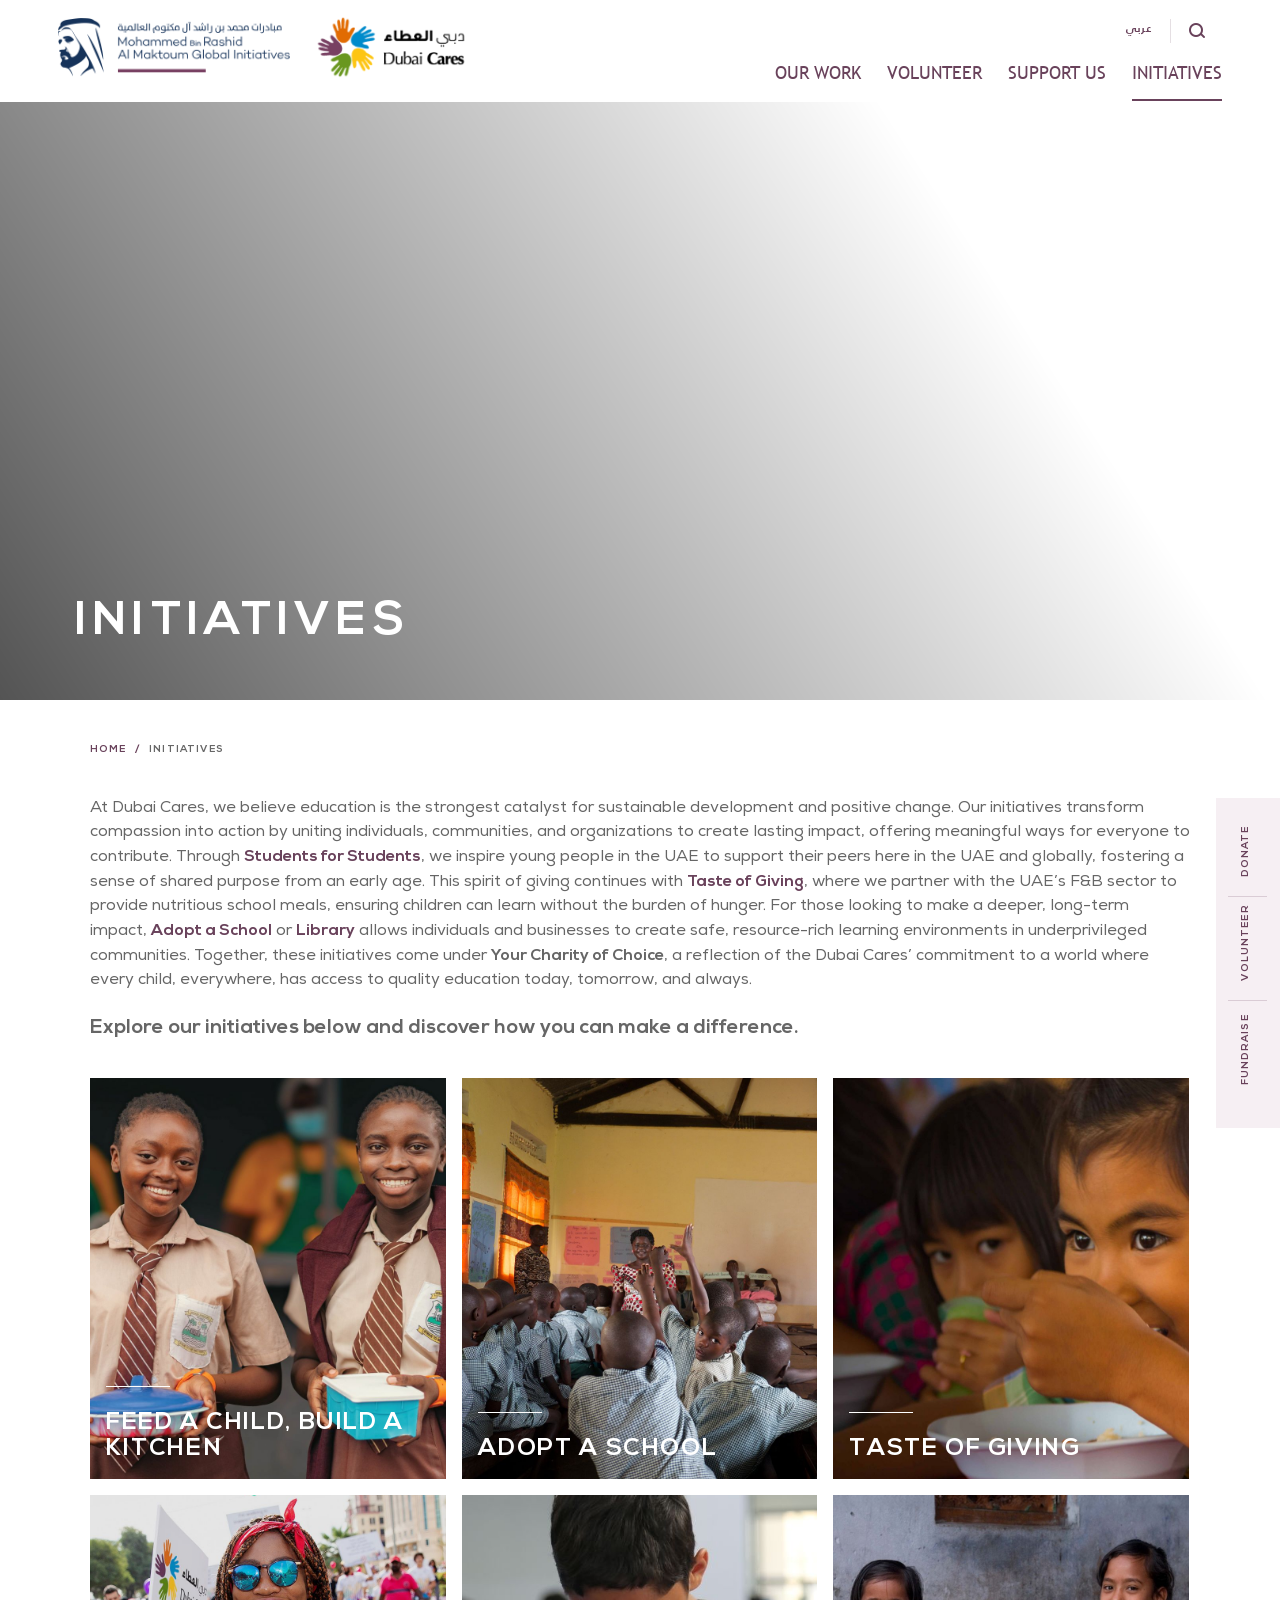
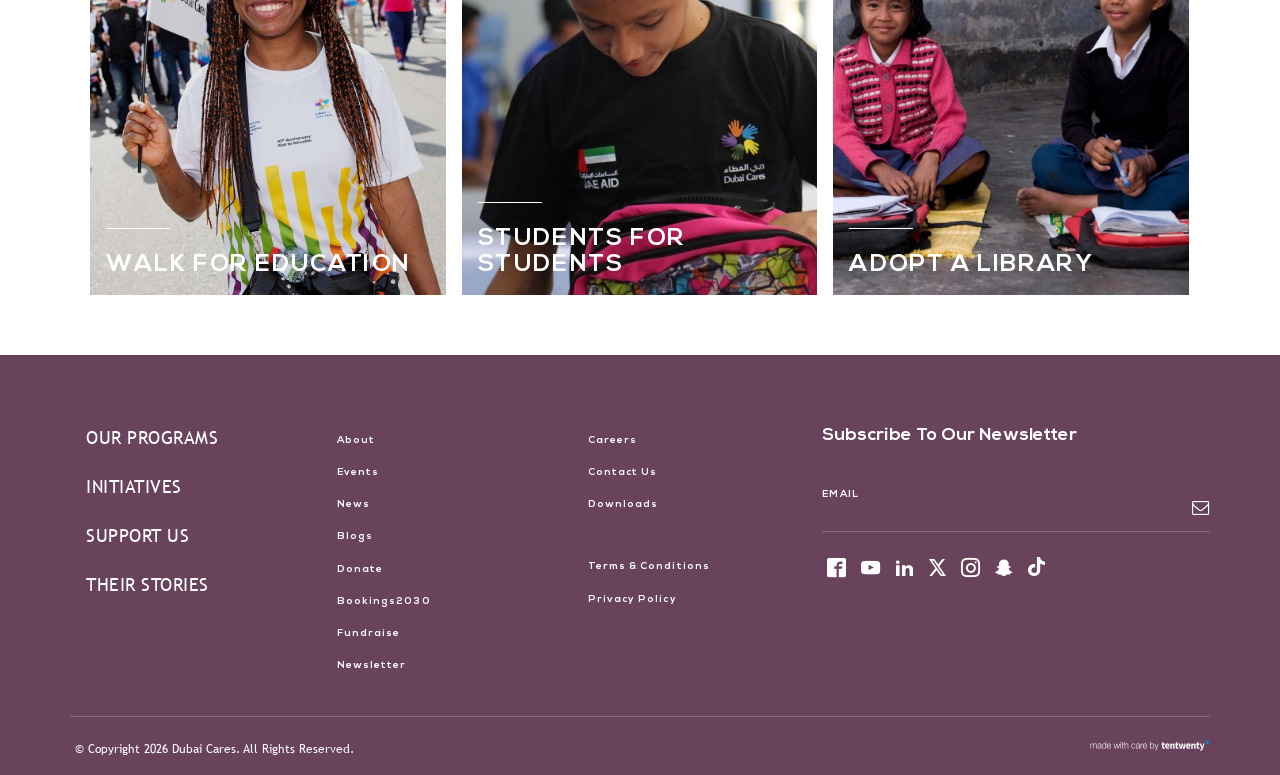
<file: initiatives.html>
<!DOCTYPE html>
<!--[if IE 8]> <html lang="en-us" class="ie10 ie8"> <![endif]-->
<!--[if IE 9]> <html lang="en-us" class="ie10 ie9"> <![endif]-->
<!--[if gt IE 9]><!--> <html lang="en-us"> <!--<![endif]-->
<head>
<script>document.documentElement.className += " local-transition-pending";</script>
    
<meta http-equiv="content-type" content="text/html; charset=UTF-8" />
<title>Initiatives | Dubai Cares</title>
<meta name="description" content="" />
<meta name="generator" content="concrete5 - 5.6.3.5b1" />
<script type="text/javascript">
var CCM_DISPATCHER_FILENAME = '/index.php';var CCM_CID = 3127;var CCM_EDIT_MODE = false;var CCM_ARRANGE_MODE = false;var CCM_IMAGE_PATH = "/concrete/images";
var CCM_TOOLS_PATH = "/tools/required";
var CCM_BASE_URL = "https://www.dubaicares.ae";
var CCM_REL = "";
var CCM_SITE = "Dubai Cares";

</script>

	<link rel="shortcut icon" href="img/faviocn.png" type="image/x-icon" />
	<link rel="icon" href="img/faviocn.png" type="image/x-icon" />
	<link rel="apple-touch-icon" href="img/faviocn.png"  />
<meta name="msapplication-TileImage" content="img/faviocn.png" />
    <meta name="viewport" content="width=device-width, initial-scale=1, user-scalable=no">
<meta http-equiv="X-UA-Compatible" content="IE=edge">
<meta name="author" content="TenTwenty | Webdesign, Webshops & E-marketing | Dubai">

<!-- Meta Tags for Social Media -->
<meta property="og:site_name" content="Dubai Cares">
<!-- Below tag will be used for android mobile browser colors, change it to main logo color of the project -->
<meta name="theme-color" content="#393939">
<meta property="og:image" content="https://www.dubaicares.ae/files/5417/6588/5613/Initiatives_1.JPG">
<meta property="og:title" content="Dubai Cares | Initiatives">
<meta property="og:description" content="">
<meta name="twitter:title" content="Dubai Cares | Initiatives">
<meta name="twitter:image" content="https://www.dubaicares.ae/files/5417/6588/5613/Initiatives_1.JPG">
<meta name="twitter:description" content="">
<meta name="twitter:card" content="summary_large_image" />


<!-- Google Tag Manager -->
<script>
    (function(w, d, s, l, i) {
        w[l] = w[l] || [];
        w[l].push({
            'gtm.start': new Date().getTime(),
            event: 'gtm.js'
        });
        var f = d.getElementsByTagName(s)[0],
            j = d.createElement(s),
            dl = l != 'dataLayer' ? '&l=' + l : '';
        j.async = true;
        j.src =
            'https://www.googletagmanager.com/gtm.js?id=' + i + dl;
        f.parentNode.insertBefore(j, f);
    })(window, document, 'script', 'dataLayer', 'GTM-K36D6ZLF');
</script>
<!-- End Google Tag Manager -->

<!-- Facebook Pixel Code -->

<script>
    ! function(f, b, e, v, n, t, s)



    {
        if (f.fbq) return;
        n = f.fbq = function() {
            n.callMethod ?



                n.callMethod.apply(n, arguments) : n.queue.push(arguments)
        };



        if (!f._fbq) f._fbq = n;
        n.push = n;
        n.loaded = !0;
        n.version = '2.0';



        n.queue = [];
        t = b.createElement(e);
        t.async = !0;



        t.src = v;
        s = b.getElementsByTagName(e)[0];



        s.parentNode.insertBefore(t, s)
    }(window, document, 'script',



        'https://connect.facebook.net/en_US/fbevents.js');



    fbq('init', '1480082628863732');



    fbq('track', 'PageView');
</script>

<noscript>

    <img height="1" width="1" src="https://www.facebook.com/tr?id=1480082628863732&ev=PageView

&noscript=1" />

</noscript>

<!-- End Facebook Pixel Code -->

<link rel="stylesheet" type="text/css" href="css/ccm.base.css" />
<script type="text/javascript" src="js/jquery.js"></script>
<script type="text/javascript" src="js/ccm.base.js"></script>
<link rel="stylesheet" type="text/css" href="css/style.css" />
<link rel="stylesheet" type="text/css" href="css/local-enhancements.css" />
<link rel="stylesheet" type="text/css" href="css/print.css" />
<link rel="stylesheet" type="text/css" href="css/view.css" />

<!--[if lt IE 9]>
<script src="https://cdnjs.cloudflare.com/ajax/libs/html5shiv/3.7.3/html5shiv.min.js"></script>
<script src="https://cdnjs.cloudflare.com/ajax/libs/respond.js/1.4.2/respond.min.js"></script>
<![endif]-->

<!--[if !IE]><!-->
<script>
    if ( /*@cc_on!@*/ false) {
        document.documentElement.className += ' ie10';
    }
</script>
<!--<![endif]-->

<script>
    //set cookie for site
    function setCookie(cname, cvalue) {
        var d = new Date();
        d.setTime(d.getTime() + 2160000000);
        var expires = "expires=" + d.toUTCString();
        document.cookie = cname + "=" + cvalue + "; " + expires + "; path=/";
    }
</script>

<script type="text/javascript">
    var gaJsHost = (("https:" == document.location.protocol) ? "https://ssl." : "http://www.");
    document.write(unescape("%3Cscript src='" + gaJsHost + "google-analytics.com/ga.js' type='text/javascript'%3E%3C/script%3E"));
</script>
<script type="text/javascript">
    try {
        var pageTracker = _gat._getTracker("UA-177909-70");
        pageTracker._trackPageview();
    } catch (err) {}
</script>
<style>
    /* .dual-ring-loader */
    .dual-ring-loader {
        display: inline-block;
        width: 64px;
        height: 64px;

        display: inline-block;
        width: 64px;
        height: 64px;
        position: absolute;
        z-index: 9;
        left: 50%;
        transform: translateX(-50%);
        display: block;

    }

    .dual-ring-loader:after {
        content: " ";
        display: block;
        width: 46px;
        height: 46px;
        margin: 1px;
        border-radius: 50%;
        border: 5px solid #cef;
        border-color: #cef transparent #cef transparent;
        animation: dual-ring-loader 1.2s linear infinite;
    }

    @keyframes dual-ring-loader {
        0% {
            transform: rotate(0deg);
        }

        100% {
            transform: rotate(360deg);
        }
    }

    /* .dual-ring-loader */
</style></head>
<body class=" initiatives-view-page initiatives">
<div class="wrapper">
    <!-- Wrap all page content here -->
    
<!-- Banner Images - Multi-Image attribute -->

<div class="header__wrap">
    <header class="header ">
                <div class="header__logo__new">
            <div class="logo-video">
                <a class="image" href="https://www.almaktouminitiatives.org/en" target="_blank">
                    <img src="img/mbrgi.png" alt="Dubai Cares"/>
                </a>
                <a class="image dc" href="./">
                    <img src="img/logo-new-2.png" alt="Dubai Cares"/>
                </a>
                <a class="vid" href="https://www.almaktouminitiatives.org/en" target="_blank">
                <div id="logo-one" class="logo_part_one"></div>
                </a>
                <a class="vid" href="./">
                <div id="logo-two" class="logo_part_two"></div>
                </a>
            </div>
        </div>
        <nav class="header__nav">
            <ul class="header__nav header__nav--lang">


                                                    <li class="active"><a class="language-switcher-btn ar" href="https://www.dubaicares.ae/tools/locale?_lcl=ar_AE&_isAjax=1&_path=%252Finitiatives">عربي</a></li>
                

<!--                <li class="--><!--"><a class="language-switcher-btn" href="--><!--">--><!--</a></li>-->
<!--                <li class="--><!--"><a class="language-switcher-btn ar" href="--><!--">--><!--</a></li>-->
            </ul>
            <ul class="header__nav header__nav--utilities">
                <li class="search-bar">
                    <a id="siteSearchButton" class="search-link"><span class="icon__search-top"></span></a>
                    <div class="search-panal__wrap--top">
                        
<form action="https://www.dubaicares.ae/search/" method="get" class="search-panal__form">
		
			<input name="search_paths[]" type="hidden" value="" />
		
	<input name="query" type="text" placeholder="search"  value="" class="search-panal__input-text" />	
	<button name="submit" type="submit" class="search-panal__btn-search"><span class="icon__search-top"></span></button>	
</form>                    </div>
                </li>
                <li class="menu-toggle--mobile"><a id="mobileMenuToggle" class="menu-toggle--mobile__button"><img src="img/list.svg"></a></li>
            </ul>
            

            <ul class="header__nav header__nav--site sss">
        <li class="header__site-nav--first" id="our-work">
           <div class="arrow" data-toggle-class="active" data-target-id="our-work"></div>
               <a class="header__site-nav--first" href="our-work/" target="_self">Our Work</a>
        
    </li>
        <li class="" id="volunteer">
           <div class="arrow" data-toggle-class="active" data-target-id="volunteer"></div>
               <a class="" href="volunteer/" target="_self">Volunteer</a>
        
    </li>
        <li class="" id="support-us">
           <div class="arrow" data-toggle-class="active" data-target-id="support-us"></div>
               <a class="" href="support-us/" target="_self">Support Us</a>
        
    </li>
        <li class="header__site-nav--selected header__site-nav--path-selected" id="initiatives">
           <div class="arrow" data-toggle-class="active" data-target-id="initiatives"></div>
               <a class="header__site-nav--selected header__site-nav--path-selected" href="initiatives/" target="_self">Initiatives</a>
        
    </li>
    </ul>            <span id="menuToggle" class="menu-toggle">
                <span>Menu</span>
            </span>
        </nav>
    </header>
</div>

<div class="submenus" style="display: none">
    <div class="our-work">
        <ul class="nav"> 
            
	<li>
        <a href="https://www.dubaicares.ae/our-work/geographic-reach/" target="_self">Geographic Reach</a>
    </li>




	<li>
        <a href="https://www.dubaicares.ae/programs/" target="_self">Our Programs</a>
    </li>




	<li>
        <a href="https://www.dubaicares.ae/our-work/research/" target="_self">Research</a>
    </li>




	<li>
        <a href="https://www.dubaicares.ae/advocacy/" target="_self">Advocacy</a>
    </li>




	<li>
        <a href="https://www.dubaicares.ae/our-work/emergency-response/" target="_self">Emergency Response</a>
    </li>



        </ul>
    </div>

    <div class="volunteer">
        <ul class="nav"> 
            
	<li>
        <a href="volunteering-opportunities/" target="_self">Register as a Volunteer</a>
    </li>




	<li>
        <a href="https://www.dubaicares.ae/volunteer/volunteer-emirates/" target="_self">Volunteer Emirates</a>
    </li>




	<li>
        <a href="https://www.dubaicares.ae/volunteer/volunteer-globally/" target="_self">Volunteer Globally</a>
    </li>



        </ul>
    </div>

    <div class="support-us">
        <ul class="nav"> 
            
	<li>
        <a href="donate/" target="_self">Donate</a>
    </li>




	<li>
        <a href="https://www.dubaicares.ae/support-us/sponsor/" target="_self">Sponsor</a>
    </li>





    <li>
		<a href="https://fundraising.dubaicares.ae/" target="_blank">Fundraise</a>
	</li>



	<li>
        <a href="https://www.dubaicares.ae/support-us/our-partners/" target="_self">Partnerships</a>
    </li>



        </ul>
    </div>

    <div class="initiatives">
        <ul class="nav"> 
            

    <li>
		<a href="https://ramadan.dubaicares.ae/" target="_blank">Feed A Child, Build A Kitchen</a>
	</li>



	<li>
        <a href="https://www.dubaicares.ae/initiatives/adopt-school/" target="_self">Adopt a School </a>
    </li>




	<li>
        <a href="https://www.dubaicares.ae/initiatives/tasteofgiving/" target="_self">Taste of Giving </a>
    </li>




	<li>
        <a href="https://www.dubaicares.ae/initiatives/walk-education/" target="_self">Walk for Education </a>
    </li>




	<li>
        <a href="https://www.dubaicares.ae/initiatives/studentsforstudents/" target="_self">Students for Students </a>
    </li>




	<li>
        <a href="https://www.dubaicares.ae/initiatives/adoptalibrary/" target="_self">Adopt a Library</a>
    </li>



        </ul>
    </div>
</div>    
  <section class="banner-slider__wrap  banner-slider--with-counter banner-slider__has-image">
            
      <div class="banner-slider">      
                <div class="banner-slider__item">
                      <div class="banner-slider__image--bg banner-slider__image" style="background-image:url(https://www.dubaicares.ae/files/cache/294840ba9085e596ea91eddcae12ab9d_f40830.JPG); background-position:center bottom"></div>
                                <div class="banner-slider__caption-wrap">
              <div class="banner-slider__caption">                
                                  <div class="container"><h1  >Initiatives</h1></div>

                                                  
              </div>
            </div>
                  </div>
                        
      </div>      
      <!-- <div class="progress__wrap">
        <div class="progress__paging"></div>
        <svg class="progress__pie" width="62px" height="62px" viewBox="0 0 62 62" version="1.1" xmlns="http://www.w3.org/2000/svg">        
          <circle r="30.5" cx="31" cy="81" fill="transparent" stroke-dasharray="195" stroke-dashoffset="0"></circle>
          <circle class="bar" r="30.5" cx="31" cy="81" fill="transparent" stroke-dasharray="195" stroke-dashoffset="0"></circle>
        </svg>
      </div>     -->
      </section>
    <main class="main">    
                        <div class="breadcrumb__wrap">
                    <div class="breadcrumb">
  <nav>
    <a href="./" target="_self">Home</a> <span class="ccm-autonav-breadcrumb-sep">&gt;</span> Initiatives  </nav>
</div>                </div>                
                <!-- Change it to 'program' if we need to revert -->
                
                
        <section class="container initiatives-container-main">
    <div class="initiatives-container">
        
<div class="layout-base">
    <p>At Dubai Cares, we believe education is the strongest catalyst for sustainable development and positive change. Our initiatives transform compassion into action by uniting individuals, communities, and organizations to create lasting impact, offering meaningful ways for everyone to contribute. Through <a href="https://www.dubaicares.ae/initiatives/studentsforstudents/" target="_blank"><strong>Students for Students</strong></a>, we inspire young people in the UAE to support their peers here in the UAE and globally, fostering a sense of shared purpose from an early age. This spirit of giving continues with <a href="https://www.dubaicares.ae/initiatives/tasteofgiving/" target="_blank"><strong>Taste of Giving</strong></a>, where we partner with the UAE’s F&amp;B sector to provide nutritious school meals, ensuring children can learn without the burden of hunger. For those looking to make a deeper, long-term impact, <a href="https://www.dubaicares.ae/initiatives/adopt-school/" target="_blank"><strong>Adopt a School</strong></a> or <a href="https://www.dubaicares.ae/initiatives/adoptalibrary/" target="_blank"><strong>Library</strong></a> allows individuals and businesses to create safe, resource-rich learning environments in underprivileged communities. Together, these initiatives come under <strong>Your Charity of Choice</strong>, a reflection of the Dubai Cares’ commitment to a world where every child, everywhere, has access to quality education today, tomorrow, and always.</p>
<p class="font-medium"><strong>Explore our initiatives below and discover how you can make a difference.<br /><br /></strong></p></div>
<section class="fullscreen_lsit__wrap fulscreen initiatives_listing-wrapper">
    <div class="fullscreen_lsit initiatives_listing">
                    <div class="fullscreen_lsit__item initiatives_listing-item">
                <div class="fullscreen_lsit__image">
                    <div class="fullscreen_lsit__image-src" 
                                             style="background-image:url('img/1964df0370c8afe76fcc7025403ad166_f42274.jpg')"
                                         ></div>
                </div>
                <div class="fullscreen_lsit__title initiatives_listing-title">
                    <span class="fullscreen_lsit__title-bdr"></span>
                    Feed A Child, Build A Kitchen                </div>
                <a class="fullscreen_lsit__link" href="https://www.dubaicares.ae/initiatives/ramadandubaicares/">Feed A Child, Build A Kitchen</a>
            </div>
                    <div class="fullscreen_lsit__item initiatives_listing-item">
                <div class="fullscreen_lsit__image">
                    <div class="fullscreen_lsit__image-src" 
                                             style="background-image:url('img/bcc4bc3769d7c0083e9b21e2bd0f47e5_f1145.jpg')"
                                         ></div>
                </div>
                <div class="fullscreen_lsit__title initiatives_listing-title">
                    <span class="fullscreen_lsit__title-bdr"></span>
                    Adopt a School                </div>
                <a class="fullscreen_lsit__link" href="https://www.dubaicares.ae/initiatives/adopt-school/">Adopt a School</a>
            </div>
                    <div class="fullscreen_lsit__item initiatives_listing-item">
                <div class="fullscreen_lsit__image">
                    <div class="fullscreen_lsit__image-src" 
                                             style="background-image:url('img/482d36302354899236daf71c3b7835ec_f39415.jpg')"
                                         ></div>
                </div>
                <div class="fullscreen_lsit__title initiatives_listing-title">
                    <span class="fullscreen_lsit__title-bdr"></span>
                    Taste of Giving                </div>
                <a class="fullscreen_lsit__link" href="https://www.dubaicares.ae/initiatives/tasteofgiving/">Taste of Giving</a>
            </div>
                    <div class="fullscreen_lsit__item initiatives_listing-item">
                <div class="fullscreen_lsit__image">
                    <div class="fullscreen_lsit__image-src" 
                                             style="background-image:url('img/d55796819c0d858fe58468ad6f7a5b62_f1354.jpg')"
                                         ></div>
                </div>
                <div class="fullscreen_lsit__title initiatives_listing-title">
                    <span class="fullscreen_lsit__title-bdr"></span>
                    Walk for Education                </div>
                <a class="fullscreen_lsit__link" href="https://www.dubaicares.ae/initiatives/walk-education/">Walk for Education</a>
            </div>
                    <div class="fullscreen_lsit__item initiatives_listing-item">
                <div class="fullscreen_lsit__image">
                    <div class="fullscreen_lsit__image-src" 
                                             style="background-image:url('img/ac827b9b87e371d0ed9e6a4a8d4d26ad_f32425.jpg')"
                                         ></div>
                </div>
                <div class="fullscreen_lsit__title initiatives_listing-title">
                    <span class="fullscreen_lsit__title-bdr"></span>
                    Students for Students                </div>
                <a class="fullscreen_lsit__link" href="https://www.dubaicares.ae/initiatives/studentsforstudents/">Students for Students</a>
            </div>
                    <div class="fullscreen_lsit__item initiatives_listing-item">
                <div class="fullscreen_lsit__image">
                    <div class="fullscreen_lsit__image-src" 
                                             style="background-image:url('img/ababf91b02c46dc1d741a40bdb3c15b6_f28554.jpg')"
                                         ></div>
                </div>
                <div class="fullscreen_lsit__title initiatives_listing-title">
                    <span class="fullscreen_lsit__title-bdr"></span>
                    Adopt a Library                </div>
                <a class="fullscreen_lsit__link" href="https://www.dubaicares.ae/initiatives/adoptalibrary/">Adopt a Library</a>
            </div>
            </div>
</section>    </div>
</section>            
                    
                    <div class="floated-cta">
                <ul>
                <li><a href="donate/" class="link">Donate</a></li>
                <li><a href="volunteering-opportunities/" class="link">Volunteer</a></li>
                <li><a href="https://fundraising.dubaicares.ae/" class="link last-link" target="_blank">Fundraise</a></li>
                <li>
                    <a href="" target="_blank" STYLE="pointer-events: none;width:16px;"></a>
<!--                    <a href="https://www.facebook.com/DubaiCares/" target="_blank"><span class="icon__facebook"></span></a>-->
                </li>
                <li>
<!--                    <a href="https://ae.linkedin.com/company/dubai-cares" target="_blank"><span class="icon__linkedin"></span></a>-->
                </li>
                <li>
<!--                    <a href="https://twitter.com/dubaicares?lang=en" target="_blank"><span class="icon__twitter"></span></a>-->
                </li>
                <li>
<!--                    <a href="https://www.instagram.com/dubaicares/?hl=en" target="_blank"><span class="icon__instagram"></span></a>-->
                </li>
                </ul>
            </div>
            </main>
    <!-- This div is important to have in order to push the footer at the bottom -->
    <div class="push"></div>
</div>

<footer class="footer">
    <div class="footer__container footer__widget-area">
        <div class="row">
            <div class="footer__widget">
                <div class="content">
    <ul class="nav nav--large">
<li><a href="https://www.dubaicares.ae/programs">Our Programs</a></li>
<li><a href="initiatives/">Initiatives</a></li>
<li><a href="support-us/">Support Us</a></li>
<li><a href="https://www.dubaicares.ae/their-stories">Their Stories</a></li>
</ul></div>
            </div>
            <div class="footer__widget">
                <div class="content">
    <ul class="nav">
<li><a href="https://www.dubaicares.ae/about">About</a></li>
<li><a href="https://www.dubaicares.ae/events">Events</a></li>
<li><a href="https://www.dubaicares.ae/news">News</a></li>
<li><a href="https://www.dubaicares.ae/blogs">Blogs</a></li>
<li><a href="donate/">Donate</a></li>
<li><a href="https://bookings2030.ae/">Bookings2030</a></li>
<li><a href="https://fundraising.dubaicares.ae/" target="_blank">Fundraise<br /></a></li>
<li><a href="https://www.dubaicares.ae/newsletter">Newsletter</a></li>
</ul></div>
            </div>
            <div class="footer__widget">
                <div class="content">
    <ul class="nav">
<li><a href="https://www.dubaicares.ae/careers">Careers</a></li>
<li><a href="https://www.dubaicares.ae/contact-us">Contact Us</a></li>
<li><a href="https://www.dubaicares.ae/download">Downloads</a></li>
<li class="space"></li>
<li><a href="https://www.dubaicares.ae/terms-and-condations">Terms &amp; conditions</a></li>
<li><a href="https://www.dubaicares.ae/privacy-policy">Privacy policy</a></li>
</ul></div>
            </div>
            <div class="footer__widget">
                
<a name="subscribe-to-mailing-list"></a>
<div id="MailingListSubscribe5362" class="MailingListSubscribe">

	<H5 class="mailing-list-signup-title">Subscribe to Our Newsletter</H5>
							            <form class="form" id="tony-mailing-list-form" action="initiatives/#subscribe-to-mailing-list" method="post">
                <input name="mailing_list_subscribe" type="hidden" value="5362" />
				<input type="hidden" name="ccm_token" value="1782047074:0b624ad851c89cc41a2352bd8ac73159" />				                    <div class="mailing-list-email-wrap form__input-group">
                        <label class="form__input form__input--label">
							Email							                        </label>
                        <div class="form__input-wrap form__input-wrap--typing">
                            <input class="form__input form__input--text" id="tony--email" required name="email" type="text" value="" />
                        </div>
                    </div>
				
                <div class="mailing-list-checkboxes" style="display:none">
					                        <div class="mailing-list-group">
                            <input id="mailingListGroup_5362_5" name="subscribeGIDs[]" type="checkbox" value="5" checked="checked" />
                            <label for="mailingListGroup_5362_5">Mailing List</label>
                        </div>
					                </div>
				<!--                <div class="element">-->
<!--                    <div id="journal-captcha" data-key="--><!--"></div>-->
<!--                </div>-->
                <button class="submit" name="Submit" class="submit" type="submit" id="tony-mail-captcha" data-key="6LdyJf0UAAAAACkN9xdD-MeRIT6IwiK0KBeLN_nw" class="app-btn btn-primary g-recaptcha" data-callback='onSubmit'
                        data-action='submit'><span class="icon__envelope-o"></span></button>
				            </form>
			</div>
<script>
    if($('#tony-mail-captcha').length) {
        $.getScript(`https://www.google.com/recaptcha/api.js`, () => {
            grecaptcha.ready(() => {
                grecaptcha.render('tony-mail-captcha', {
                    sitekey: '6LdyJf0UAAAAACkN9xdD-MeRIT6IwiK0KBeLN_nw',
                });
            });
        });

        function onSubmit(token) {
            if($('#tony--email').length) {
                if($('#tony--email').val()){
                    document.getElementById("tony-mailing-list-form").submit();
                } else {
                    grecaptcha.reset();
                }
            } else {
                document.getElementById("tony-mailing-list-form").submit();
            }
        }
    }

</script>
<div class="content">
    <ul class="footer__social-links">
<li><a href="https://www.facebook.com/DubaiCares/" target="_blank"><span class="icon__facebook"><em>facebook</em></span></a></li>
<li><a href="https://www.youtube.com/channel/UCmst6MTbynvmy-uzvHjrojw" target="_blank"><span class="icon__youtube"><em>youtube</em></span></a></li>
<li><a href="https://ae.linkedin.com/company/dubaicares" target="_blank"><span class="icon__linkedin"><em>linkedin</em></span></a></li>
<li><a href="https://twitter.com/dubaicares?lang=en" target="_blank"><span class="icon__twitter"><em>twitter</em></span></a></li>
<li><a href="https://www.instagram.com/dubaicares/?hl=en" target="_blank"><span class="icon__instagram"><em>instagram</em></span></a></li>
<li><a href="https://www.snapchat.com/add/DubaiCares" target="_blank"><span class="icon__snapchat"><em>snapchat</em></span></a></li>
<li><a href="https://www.tiktok.com/@dubaicares" target="_blank"><span class="icon__tiktok"> <em>tiktok</em></span></a></li>
</ul></div>
            </div>
        </div>
    </div>
    <div class="footer__container footer__legal">        
        <div class="footer__legal-text">&copy; Copyright 2026 Dubai Cares. All Rights Reserved.</div>
        <a class="developed-by" href="http://tentwenty.com/" target="_blank"><img src="img/by-tentwenty.svg" alt="tentwenty.com"></a>
    </div>
</footer>
<!--Commented since video takes lot of time to load and it was hidden -->
<!--<div class="hidden">
	<div id="demo-modal-content" class="demo-modal-content">
    <div class="covid19-popup">
                    <h2><span class="tk-arabic"> رسالة تضامن #كوفيد19 </span><br /> <span class="tk-english">A message of solidarity #Covid19</span></h2>
                    <h2><span class="tk-english">A message of solidarity #Covid19</span> <br /><span class="tk-arabic"> رسالة تضامن #كوفيد19 </span></h2>
                    <iframe src="https://player.vimeo.com/video/402113945" width="740" height="460" frameborder="0" allow="autoplay; fullscreen" allowfullscreen></iframe>
        </div>
	</div>
</div>-->

<!-- Go to top button -->
<div id="gotoTop">
    <span class="fa fa-chevron-up" aria-hidden="true"></span>
</div>

<!-- For Landscape Alert -->
<div class="landscape-alert">
    <p>For better web experience, please use the website in portrait mode</p>
</div>
<script src="https://player.vimeo.com/api/player.js"></script>




<script src="https://www.google.com/recaptcha/api.js?onload=CaptchaCallback&render=explicit" async defer></script>

<div class="addthis_inline_share_toolbox_zfed"></div>
<!--<script type="text/javascript" src="//s7.addthis.com/js/300/addthis_widget.js#pubid=ra-59204410b2d0cc02"></script>
-->
<script type="text/javascript" src="js/all.js"></script>
<script type="text/javascript" src="js/datepair.js"></script>
<script type="text/javascript" src="js/scripts.js"></script>
<script type="text/javascript" src="js/local-routing.js"></script>
</body>
</html>
</file>
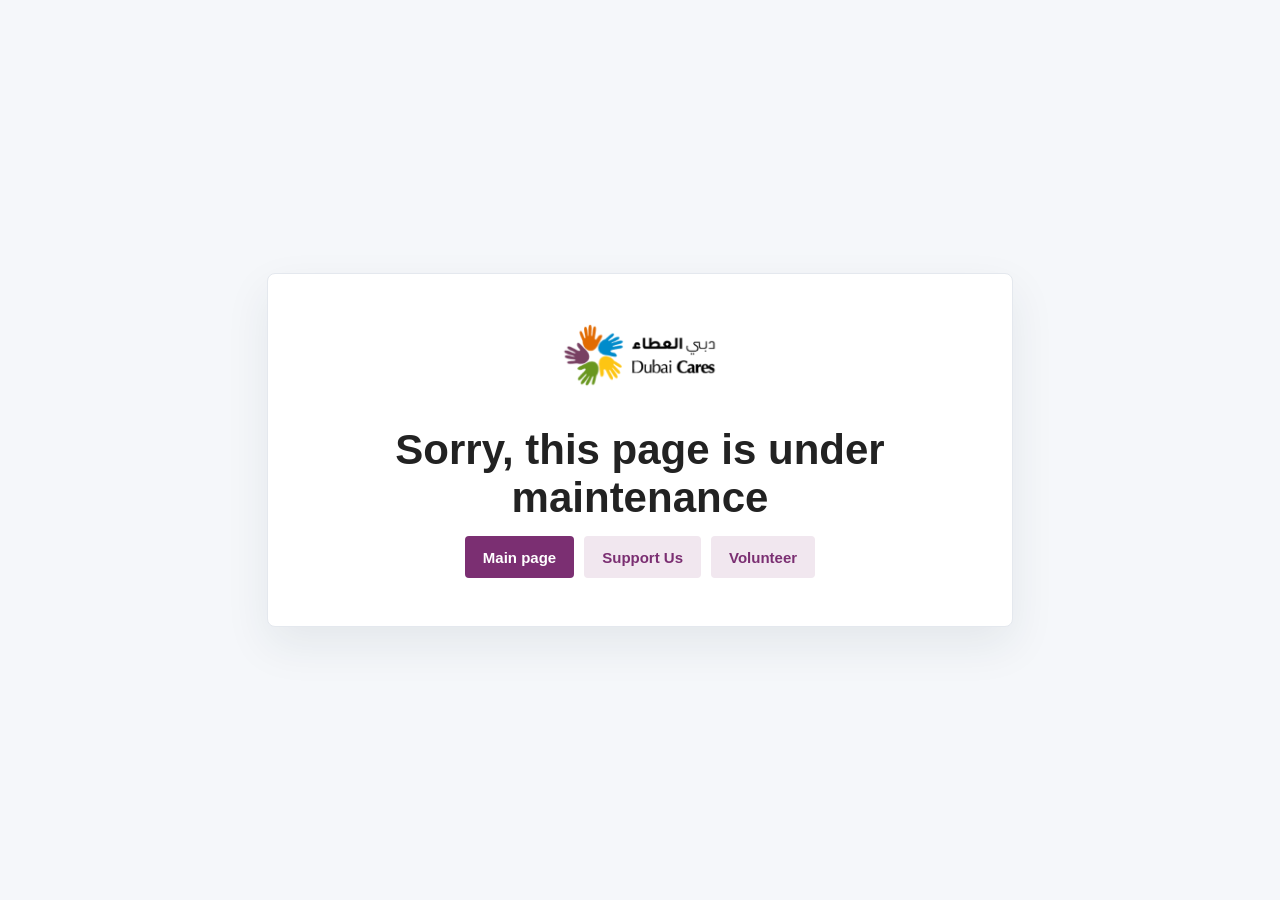
<file: maintenance.html>
<!DOCTYPE html>
<html lang="en">
<head>
<script>document.documentElement.className += " local-transition-pending";</script>
<meta charset="UTF-8" />
<meta name="viewport" content="width=device-width, initial-scale=1" />
<title>Page Under Maintenance | Dubai Cares</title>
<link rel="shortcut icon" href="img/faviocn.png" type="image/x-icon" />
<link rel="icon" href="img/faviocn.png" type="image/x-icon" />
<link rel="stylesheet" type="text/css" href="css/local-enhancements.css" />
<style>
  :root {
    color: #222;
    font-family: Arial, Helvetica, sans-serif;
    background: #f5f7fa;
  }

  body {
    min-height: 100vh;
    margin: 0;
    display: grid;
    place-items: center;
    padding: 24px;
    box-sizing: border-box;
  }

  main {
    width: min(680px, 100%);
    text-align: center;
    background: #fff;
    border: 1px solid #e4e8ee;
    border-radius: 8px;
    padding: 48px 32px;
    box-shadow: 0 18px 45px rgba(31, 47, 70, 0.08);
  }

  img {
    width: 168px;
    height: auto;
    margin-bottom: 34px;
  }

  h1 {
    margin: 0 0 14px;
    font-size: clamp(28px, 5vw, 42px);
    line-height: 1.15;
    font-weight: 700;
  }

  p {
    margin: 0 auto 30px;
    max-width: 520px;
    color: #5c6675;
    font-size: 18px;
    line-height: 1.55;
  }

  nav {
    display: flex;
    flex-wrap: wrap;
    justify-content: center;
    gap: 10px;
  }

  a {
    display: inline-flex;
    align-items: center;
    min-height: 42px;
    padding: 0 18px;
    color: #fff;
    background: #7b2f72;
    border-radius: 4px;
    text-decoration: none;
    font-size: 15px;
    font-weight: 700;
  }

  a.secondary {
    color: #7b2f72;
    background: #f1e7ef;
  }
</style>
</head>
<body>
<main>
  <img src="img/logo-new-2.png" alt="Dubai Cares" />
  <h1>Sorry, this page is under maintenance</h1>
  <nav>
    <a href="index.html">Main page</a>
    <a class="secondary" href="support-us.html">Support Us</a>
    <a class="secondary" href="volunteer.html">Volunteer</a>
  </nav>
</main>
<script type="text/javascript" src="js/local-routing.js"></script>
</body>
</html>
</file>
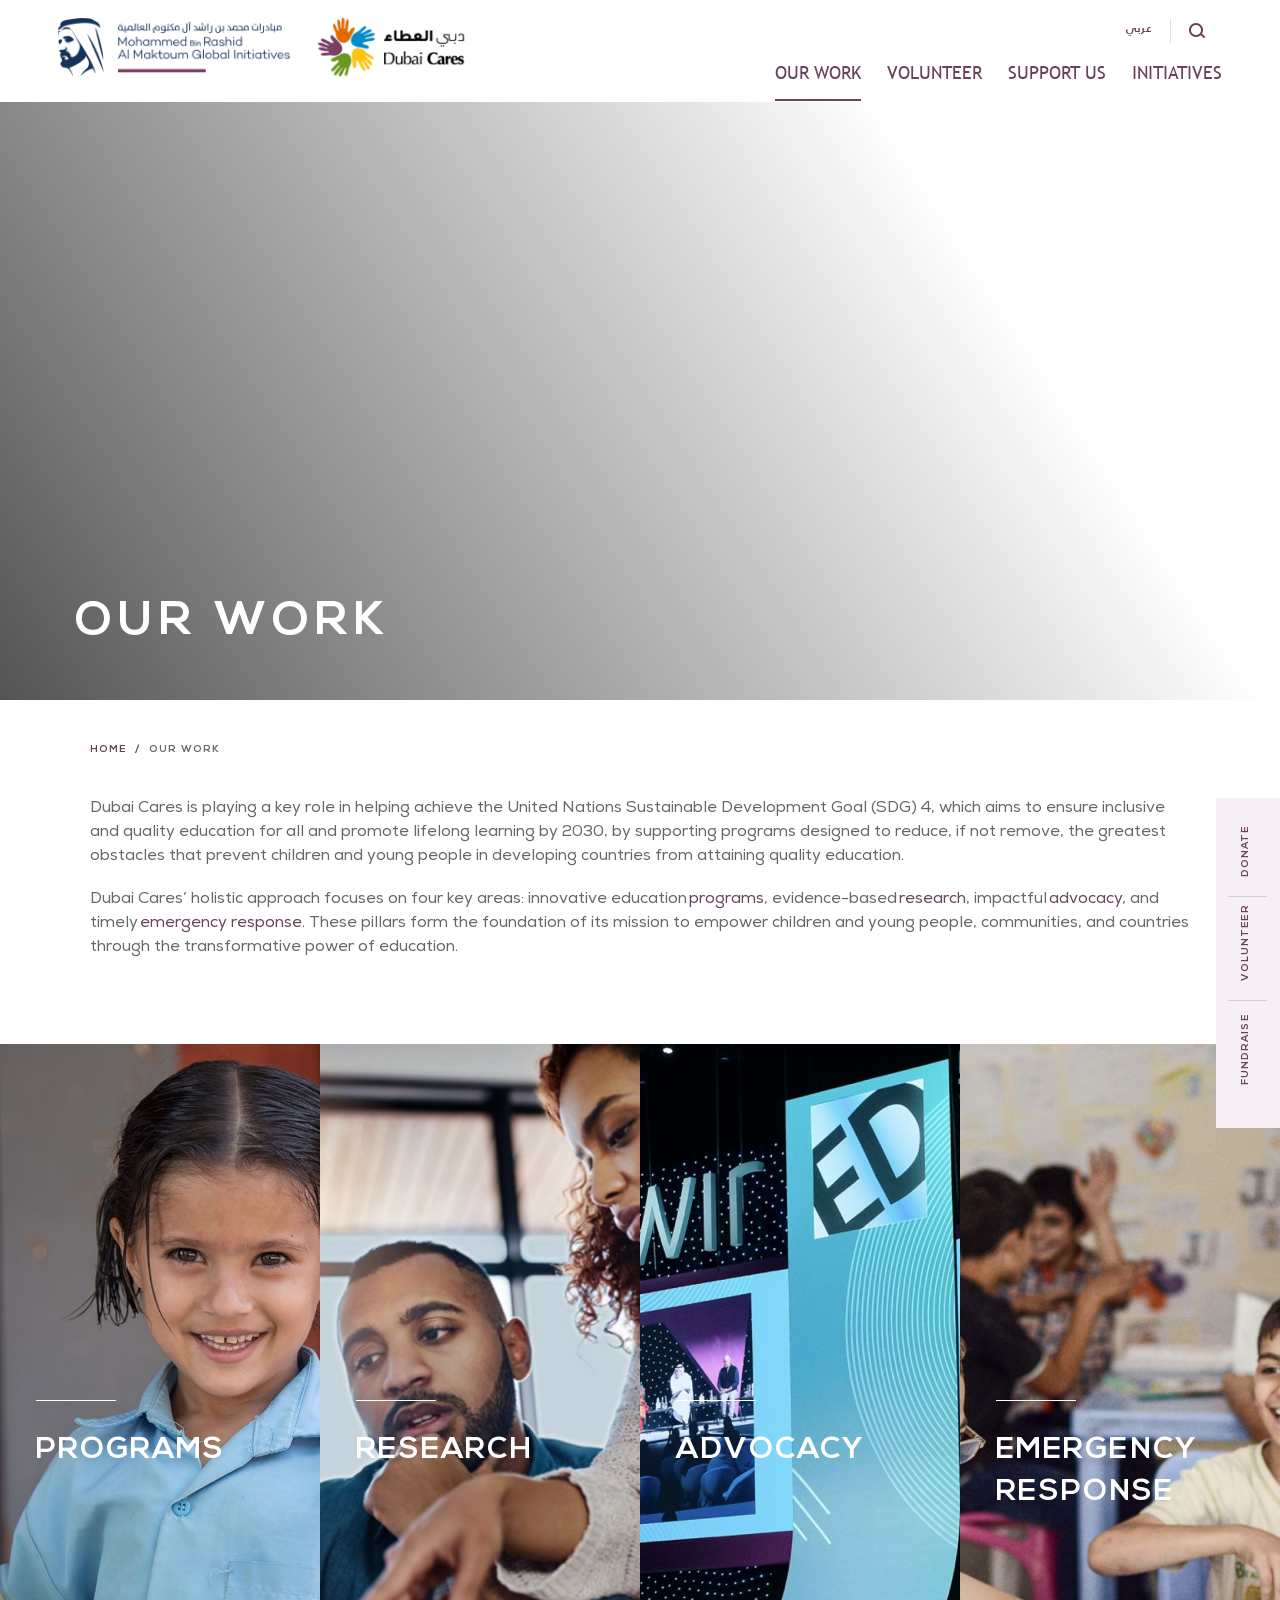
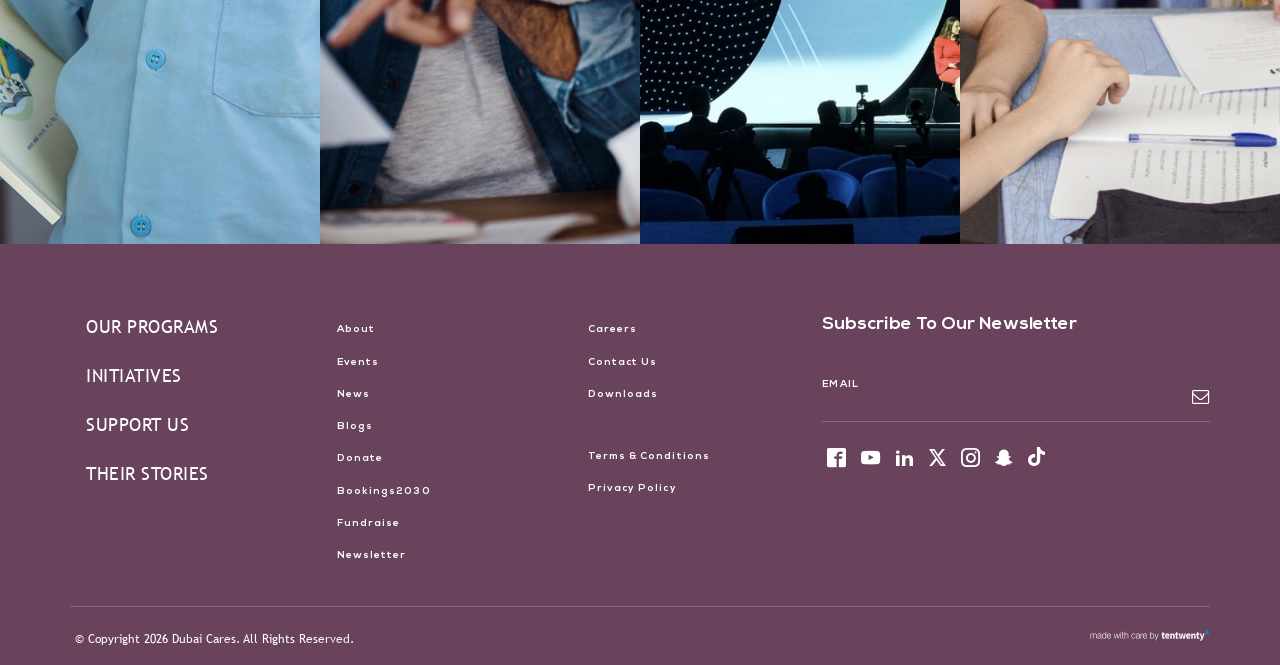
<file: our-work.html>
<!DOCTYPE html>
<!--[if IE 8]> <html lang="en-us" class="ie10 ie8"> <![endif]-->
<!--[if IE 9]> <html lang="en-us" class="ie10 ie9"> <![endif]-->
<!--[if gt IE 9]><!--> <html lang="en-us"> <!--<![endif]-->
<head>
<script>document.documentElement.className += " local-transition-pending";</script>
    
<meta http-equiv="content-type" content="text/html; charset=UTF-8" />
<title>Our Work | Dubai Cares</title>
<meta name="description" content="" />
<meta name="generator" content="concrete5 - 5.6.3.5b1" />
<script type="text/javascript">
var CCM_DISPATCHER_FILENAME = '/index.php';var CCM_CID = 3112;var CCM_EDIT_MODE = false;var CCM_ARRANGE_MODE = false;var CCM_IMAGE_PATH = "/concrete/images";
var CCM_TOOLS_PATH = "/tools/required";
var CCM_BASE_URL = "https://www.dubaicares.ae";
var CCM_REL = "";
var CCM_SITE = "Dubai Cares";

</script>

	<link rel="shortcut icon" href="img/faviocn.png" type="image/x-icon" />
	<link rel="icon" href="img/faviocn.png" type="image/x-icon" />
	<link rel="apple-touch-icon" href="img/faviocn.png"  />
<meta name="msapplication-TileImage" content="img/faviocn.png" />
    <meta name="viewport" content="width=device-width, initial-scale=1, user-scalable=no">
<meta http-equiv="X-UA-Compatible" content="IE=edge">
<meta name="author" content="TenTwenty | Webdesign, Webshops & E-marketing | Dubai">

<!-- Meta Tags for Social Media -->
<meta property="og:site_name" content="Dubai Cares">
<!-- Below tag will be used for android mobile browser colors, change it to main logo color of the project -->
<meta name="theme-color" content="#393939">
<meta property="og:image" content="https://www.dubaicares.ae/files/4417/6492/4552/Mada_Uganda.JPG">
<meta property="og:title" content="Dubai Cares | Our Work">
<meta property="og:description" content="">
<meta name="twitter:title" content="Dubai Cares | Our Work">
<meta name="twitter:image" content="https://www.dubaicares.ae/files/4417/6492/4552/Mada_Uganda.JPG">
<meta name="twitter:description" content="">
<meta name="twitter:card" content="summary_large_image" />


<!-- Google Tag Manager -->
<script>
    (function(w, d, s, l, i) {
        w[l] = w[l] || [];
        w[l].push({
            'gtm.start': new Date().getTime(),
            event: 'gtm.js'
        });
        var f = d.getElementsByTagName(s)[0],
            j = d.createElement(s),
            dl = l != 'dataLayer' ? '&l=' + l : '';
        j.async = true;
        j.src =
            'https://www.googletagmanager.com/gtm.js?id=' + i + dl;
        f.parentNode.insertBefore(j, f);
    })(window, document, 'script', 'dataLayer', 'GTM-K36D6ZLF');
</script>
<!-- End Google Tag Manager -->

<!-- Facebook Pixel Code -->

<script>
    ! function(f, b, e, v, n, t, s)



    {
        if (f.fbq) return;
        n = f.fbq = function() {
            n.callMethod ?



                n.callMethod.apply(n, arguments) : n.queue.push(arguments)
        };



        if (!f._fbq) f._fbq = n;
        n.push = n;
        n.loaded = !0;
        n.version = '2.0';



        n.queue = [];
        t = b.createElement(e);
        t.async = !0;



        t.src = v;
        s = b.getElementsByTagName(e)[0];



        s.parentNode.insertBefore(t, s)
    }(window, document, 'script',



        'https://connect.facebook.net/en_US/fbevents.js');



    fbq('init', '1480082628863732');



    fbq('track', 'PageView');
</script>

<noscript>

    <img height="1" width="1" src="https://www.facebook.com/tr?id=1480082628863732&ev=PageView

&noscript=1" />

</noscript>

<!-- End Facebook Pixel Code -->

<link rel="stylesheet" type="text/css" href="css/ccm.base.css" />
<script type="text/javascript" src="js/jquery.js"></script>
<script type="text/javascript" src="js/ccm.base.js"></script>
<link rel="stylesheet" type="text/css" href="css/style.css" />
<link rel="stylesheet" type="text/css" href="css/local-enhancements.css" />
<link rel="stylesheet" type="text/css" href="css/print.css" />
<link rel="stylesheet" type="text/css" href="css/view.css" />

<!--[if lt IE 9]>
<script src="https://cdnjs.cloudflare.com/ajax/libs/html5shiv/3.7.3/html5shiv.min.js"></script>
<script src="https://cdnjs.cloudflare.com/ajax/libs/respond.js/1.4.2/respond.min.js"></script>
<![endif]-->

<!--[if !IE]><!-->
<script>
    if ( /*@cc_on!@*/ false) {
        document.documentElement.className += ' ie10';
    }
</script>
<!--<![endif]-->

<script>
    //set cookie for site
    function setCookie(cname, cvalue) {
        var d = new Date();
        d.setTime(d.getTime() + 2160000000);
        var expires = "expires=" + d.toUTCString();
        document.cookie = cname + "=" + cvalue + "; " + expires + "; path=/";
    }
</script>

<script type="text/javascript">
    var gaJsHost = (("https:" == document.location.protocol) ? "https://ssl." : "http://www.");
    document.write(unescape("%3Cscript src='" + gaJsHost + "google-analytics.com/ga.js' type='text/javascript'%3E%3C/script%3E"));
</script>
<script type="text/javascript">
    try {
        var pageTracker = _gat._getTracker("UA-177909-70");
        pageTracker._trackPageview();
    } catch (err) {}
</script>
<style>
    /* .dual-ring-loader */
    .dual-ring-loader {
        display: inline-block;
        width: 64px;
        height: 64px;

        display: inline-block;
        width: 64px;
        height: 64px;
        position: absolute;
        z-index: 9;
        left: 50%;
        transform: translateX(-50%);
        display: block;

    }

    .dual-ring-loader:after {
        content: " ";
        display: block;
        width: 46px;
        height: 46px;
        margin: 1px;
        border-radius: 50%;
        border: 5px solid #cef;
        border-color: #cef transparent #cef transparent;
        animation: dual-ring-loader 1.2s linear infinite;
    }

    @keyframes dual-ring-loader {
        0% {
            transform: rotate(0deg);
        }

        100% {
            transform: rotate(360deg);
        }
    }

    /* .dual-ring-loader */
</style></head>
<body class=" approach-view-page our-work">
<div class="wrapper">
    <!-- Wrap all page content here -->
    
<!-- Banner Images - Multi-Image attribute -->

<div class="header__wrap">
    <header class="header ">
                <div class="header__logo__new">
            <div class="logo-video">
                <a class="image" href="https://www.almaktouminitiatives.org/en" target="_blank">
                    <img src="img/mbrgi.png" alt="Dubai Cares"/>
                </a>
                <a class="image dc" href="./">
                    <img src="img/logo-new-2.png" alt="Dubai Cares"/>
                </a>
                <a class="vid" href="https://www.almaktouminitiatives.org/en" target="_blank">
                <div id="logo-one" class="logo_part_one"></div>
                </a>
                <a class="vid" href="./">
                <div id="logo-two" class="logo_part_two"></div>
                </a>
            </div>
        </div>
        <nav class="header__nav">
            <ul class="header__nav header__nav--lang">


                                                    <li class="active"><a class="language-switcher-btn ar" href="https://www.dubaicares.ae/tools/locale?_lcl=ar_AE&_isAjax=1&_path=%252Four-work">عربي</a></li>
                

<!--                <li class="--><!--"><a class="language-switcher-btn" href="--><!--">--><!--</a></li>-->
<!--                <li class="--><!--"><a class="language-switcher-btn ar" href="--><!--">--><!--</a></li>-->
            </ul>
            <ul class="header__nav header__nav--utilities">
                <li class="search-bar">
                    <a id="siteSearchButton" class="search-link"><span class="icon__search-top"></span></a>
                    <div class="search-panal__wrap--top">
                        
<form action="https://www.dubaicares.ae/search/" method="get" class="search-panal__form">
		
			<input name="search_paths[]" type="hidden" value="" />
		
	<input name="query" type="text" placeholder="search"  value="" class="search-panal__input-text" />	
	<button name="submit" type="submit" class="search-panal__btn-search"><span class="icon__search-top"></span></button>	
</form>                    </div>
                </li>
                <li class="menu-toggle--mobile"><a id="mobileMenuToggle" class="menu-toggle--mobile__button"><img src="img/list.svg"></a></li>
            </ul>
            

            <ul class="header__nav header__nav--site sss">
        <li class="header__site-nav--selected header__site-nav--path-selected header__site-nav--first" id="our-work">
           <div class="arrow" data-toggle-class="active" data-target-id="our-work"></div>
               <a class="header__site-nav--selected header__site-nav--path-selected header__site-nav--first" href="our-work/" target="_self">Our Work</a>
        
    </li>
        <li class="" id="volunteer">
           <div class="arrow" data-toggle-class="active" data-target-id="volunteer"></div>
               <a class="" href="volunteer/" target="_self">Volunteer</a>
        
    </li>
        <li class="" id="support-us">
           <div class="arrow" data-toggle-class="active" data-target-id="support-us"></div>
               <a class="" href="support-us/" target="_self">Support Us</a>
        
    </li>
        <li class="" id="initiatives">
           <div class="arrow" data-toggle-class="active" data-target-id="initiatives"></div>
               <a class="" href="initiatives/" target="_self">Initiatives</a>
        
    </li>
    </ul>            <span id="menuToggle" class="menu-toggle">
                <span>Menu</span>
            </span>
        </nav>
    </header>
</div>

<div class="submenus" style="display: none">
    <div class="our-work">
        <ul class="nav"> 
            
	<li>
        <a href="https://www.dubaicares.ae/our-work/geographic-reach/" target="_self">Geographic Reach</a>
    </li>




	<li>
        <a href="https://www.dubaicares.ae/programs/" target="_self">Our Programs</a>
    </li>




	<li>
        <a href="https://www.dubaicares.ae/our-work/research/" target="_self">Research</a>
    </li>




	<li>
        <a href="https://www.dubaicares.ae/advocacy/" target="_self">Advocacy</a>
    </li>




	<li>
        <a href="https://www.dubaicares.ae/our-work/emergency-response/" target="_self">Emergency Response</a>
    </li>



        </ul>
    </div>

    <div class="volunteer">
        <ul class="nav"> 
            
	<li>
        <a href="volunteering-opportunities/" target="_self">Register as a Volunteer</a>
    </li>




	<li>
        <a href="https://www.dubaicares.ae/volunteer/volunteer-emirates/" target="_self">Volunteer Emirates</a>
    </li>




	<li>
        <a href="https://www.dubaicares.ae/volunteer/volunteer-globally/" target="_self">Volunteer Globally</a>
    </li>



        </ul>
    </div>

    <div class="support-us">
        <ul class="nav"> 
            
	<li>
        <a href="donate/" target="_self">Donate</a>
    </li>




	<li>
        <a href="https://www.dubaicares.ae/support-us/sponsor/" target="_self">Sponsor</a>
    </li>





    <li>
		<a href="https://fundraising.dubaicares.ae/" target="_blank">Fundraise</a>
	</li>



	<li>
        <a href="https://www.dubaicares.ae/support-us/our-partners/" target="_self">Partnerships</a>
    </li>



        </ul>
    </div>

    <div class="initiatives">
        <ul class="nav"> 
            

    <li>
		<a href="https://ramadan.dubaicares.ae/" target="_blank">Feed A Child, Build A Kitchen</a>
	</li>



	<li>
        <a href="https://www.dubaicares.ae/initiatives/adopt-school/" target="_self">Adopt a School </a>
    </li>




	<li>
        <a href="https://www.dubaicares.ae/initiatives/tasteofgiving/" target="_self">Taste of Giving </a>
    </li>




	<li>
        <a href="https://www.dubaicares.ae/initiatives/walk-education/" target="_self">Walk for Education </a>
    </li>




	<li>
        <a href="https://www.dubaicares.ae/initiatives/studentsforstudents/" target="_self">Students for Students </a>
    </li>




	<li>
        <a href="https://www.dubaicares.ae/initiatives/adoptalibrary/" target="_self">Adopt a Library</a>
    </li>



        </ul>
    </div>
</div>    
  <section class="banner-slider__wrap  banner-slider--with-counter banner-slider__has-image">
            
      <div class="banner-slider">      
                <div class="banner-slider__item">
                      <div class="banner-slider__image--bg banner-slider__image" style="background-image:url(https://www.dubaicares.ae/files/cache/2404b1af827215f6dc849f2d35142a75_f40520.JPG); background-position:center bottom"></div>
                                <div class="banner-slider__caption-wrap">
              <div class="banner-slider__caption">                
                                  <div class="container"><h1  >Our Work</h1></div>

                                                  
              </div>
            </div>
                  </div>
                        
      </div>      
      <!-- <div class="progress__wrap">
        <div class="progress__paging"></div>
        <svg class="progress__pie" width="62px" height="62px" viewBox="0 0 62 62" version="1.1" xmlns="http://www.w3.org/2000/svg">        
          <circle r="30.5" cx="31" cy="81" fill="transparent" stroke-dasharray="195" stroke-dashoffset="0"></circle>
          <circle class="bar" r="30.5" cx="31" cy="81" fill="transparent" stroke-dasharray="195" stroke-dashoffset="0"></circle>
        </svg>
      </div>     -->
      </section>
    <main class="main">    
                        <div class="breadcrumb__wrap">
                    <div class="breadcrumb">
  <nav>
    <a href="./" target="_self">Home</a> <span class="ccm-autonav-breadcrumb-sep">&gt;</span> Our Work  </nav>
</div>                </div>                
                <!-- Change it to 'program' if we need to revert -->
                
                
        <section class="container approach-container-main">
    <div class="approach-container">
        
<div class="layout-base">
    <p class="Paragraph SCXW120857399 BCX8"><span class="TextRun SCXW120857399 BCX8" data-contrast="none">Dubai Cares is playing a key role in helping achieve the United Nations Sustainable Development Goal (SDG) 4, which aims to ensure inclusive and quality education for all and promote lifelong learning by 2030, by supporting programs designed to reduce, if not remove, the greatest obstacles that prevent children and young people in developing countries from attaining quality education.</span><span class="EOP SCXW120857399 BCX8" data-ccp-props="{"> </span></p>
<div class="OutlineElement Ltr SCXW120857399 BCX8">
<p class="Paragraph SCXW120857399 BCX8"><span class="TextRun SCXW120857399 BCX8" data-contrast="none"><span class="NormalTextRun SCXW120857399 BCX8" data-ccp-parastyle="Normal (Web)">Dubai </span><span class="NormalTextRun SCXW120857399 BCX8" data-ccp-parastyle="Normal (Web)">Cares’</span><span class="NormalTextRun SCXW120857399 BCX8" data-ccp-parastyle="Normal (Web)"> holistic approach focuses on four key areas: innovative education </span></span><a href="https://www.dubaicares.ae/programs/"><span class="TextRun Underlined SCXW120857399 BCX8" data-contrast="none"><span class="NormalTextRun SCXW120857399 BCX8" data-ccp-parastyle="Normal (Web)">programs</span></span></a><span class="TextRun SCXW120857399 BCX8" data-contrast="none">, evidence-based </span><a href="https://www.dubaicares.ae/our-work/research/"><span class="TextRun Underlined SCXW120857399 BCX8" data-contrast="none"><span class="NormalTextRun SCXW120857399 BCX8" data-ccp-parastyle="Normal (Web)">research</span></span></a><span class="TextRun SCXW120857399 BCX8" data-contrast="none">, impactful </span><a href="https://www.dubaicares.ae/advocacy/"><span class="TextRun Underlined SCXW120857399 BCX8" data-contrast="none"><span class="NormalTextRun SCXW120857399 BCX8" data-ccp-parastyle="Normal (Web)">advocacy</span></span></a><span class="TextRun SCXW120857399 BCX8" data-contrast="none">, and timely </span><a href="https://www.dubaicares.ae/our-work/emergency-response/"><span class="TextRun Underlined SCXW120857399 BCX8" data-contrast="none"><span class="NormalTextRun SCXW120857399 BCX8" data-ccp-parastyle="Normal (Web)">emergency response</span></span></a><span class="TextRun SCXW120857399 BCX8" data-contrast="none">. These pillars form the foundation of its mission to empower children and young people, communities, and countries through the transformative power of education. <br /></span><span class="EOP SCXW120857399 BCX8" data-ccp-props="{"><br /></span></p>
</div></div>
    </div>
</section>            
        <section class="fullscreen_lsit__wrap fulscreen">
    <div class="fullscreen_lsit">
                    <div class="fullscreen_lsit__item">
                <div class="fullscreen_lsit__image">
                    <div class="fullscreen_lsit__image-src" 
                                             style="background-image:url('img/e50bb3cf65950c2746a8bb1e6d595da2_f1341.jpg')"
                                         ></div>
                </div>
                <div class="fullscreen_lsit__title">
                    <span class="fullscreen_lsit__title-bdr"></span>
                    Programs                </div>
                <a class="fullscreen_lsit__link" href="https://www.dubaicares.ae/our-work/programs/">Programs</a>
            </div>
                    <div class="fullscreen_lsit__item">
                <div class="fullscreen_lsit__image">
                    <div class="fullscreen_lsit__image-src" 
                                             style="background-image:url('img/76efeb9694fd9c91ae030d3dac5a3a9a_f40518.jpg')"
                                         ></div>
                </div>
                <div class="fullscreen_lsit__title">
                    <span class="fullscreen_lsit__title-bdr"></span>
                    Research                </div>
                <a class="fullscreen_lsit__link" href="https://www.dubaicares.ae/our-work/research/">Research</a>
            </div>
                    <div class="fullscreen_lsit__item">
                <div class="fullscreen_lsit__image">
                    <div class="fullscreen_lsit__image-src" 
                                             style="background-image:url('img/b9a259e9ec45c39c672404c6e162544d_f40514.jpg')"
                                         ></div>
                </div>
                <div class="fullscreen_lsit__title">
                    <span class="fullscreen_lsit__title-bdr"></span>
                    Advocacy                </div>
                <a class="fullscreen_lsit__link" href="https://www.dubaicares.ae/our-work/advocacy/">Advocacy</a>
            </div>
                    <div class="fullscreen_lsit__item">
                <div class="fullscreen_lsit__image">
                    <div class="fullscreen_lsit__image-src" 
                                             style="background-image:url('img/ad350dc18334278d3ad2cf6540d1b5a2_f40517.jpg')"
                                         ></div>
                </div>
                <div class="fullscreen_lsit__title">
                    <span class="fullscreen_lsit__title-bdr"></span>
                    Emergency Response                </div>
                <a class="fullscreen_lsit__link" href="https://www.dubaicares.ae/our-work/emergency-response/">Emergency Response</a>
            </div>
            </div>
</section>
            
                    <div class="floated-cta">
                <ul>
                <li><a href="donate/" class="link">Donate</a></li>
                <li><a href="volunteering-opportunities/" class="link">Volunteer</a></li>
                <li><a href="https://fundraising.dubaicares.ae/" class="link last-link" target="_blank">Fundraise</a></li>
                <li>
                    <a href="" target="_blank" STYLE="pointer-events: none;width:16px;"></a>
<!--                    <a href="https://www.facebook.com/DubaiCares/" target="_blank"><span class="icon__facebook"></span></a>-->
                </li>
                <li>
<!--                    <a href="https://ae.linkedin.com/company/dubai-cares" target="_blank"><span class="icon__linkedin"></span></a>-->
                </li>
                <li>
<!--                    <a href="https://twitter.com/dubaicares?lang=en" target="_blank"><span class="icon__twitter"></span></a>-->
                </li>
                <li>
<!--                    <a href="https://www.instagram.com/dubaicares/?hl=en" target="_blank"><span class="icon__instagram"></span></a>-->
                </li>
                </ul>
            </div>
            </main>
    <!-- This div is important to have in order to push the footer at the bottom -->
    <div class="push"></div>
</div>

<footer class="footer">
    <div class="footer__container footer__widget-area">
        <div class="row">
            <div class="footer__widget">
                <div class="content">
    <ul class="nav nav--large">
<li><a href="https://www.dubaicares.ae/programs">Our Programs</a></li>
<li><a href="initiatives/">Initiatives</a></li>
<li><a href="support-us/">Support Us</a></li>
<li><a href="https://www.dubaicares.ae/their-stories">Their Stories</a></li>
</ul></div>
            </div>
            <div class="footer__widget">
                <div class="content">
    <ul class="nav">
<li><a href="https://www.dubaicares.ae/about">About</a></li>
<li><a href="https://www.dubaicares.ae/events">Events</a></li>
<li><a href="https://www.dubaicares.ae/news">News</a></li>
<li><a href="https://www.dubaicares.ae/blogs">Blogs</a></li>
<li><a href="donate/">Donate</a></li>
<li><a href="https://bookings2030.ae/">Bookings2030</a></li>
<li><a href="https://fundraising.dubaicares.ae/" target="_blank">Fundraise<br /></a></li>
<li><a href="https://www.dubaicares.ae/newsletter">Newsletter</a></li>
</ul></div>
            </div>
            <div class="footer__widget">
                <div class="content">
    <ul class="nav">
<li><a href="https://www.dubaicares.ae/careers">Careers</a></li>
<li><a href="https://www.dubaicares.ae/contact-us">Contact Us</a></li>
<li><a href="https://www.dubaicares.ae/download">Downloads</a></li>
<li class="space"></li>
<li><a href="https://www.dubaicares.ae/terms-and-condations">Terms &amp; conditions</a></li>
<li><a href="https://www.dubaicares.ae/privacy-policy">Privacy policy</a></li>
</ul></div>
            </div>
            <div class="footer__widget">
                
<a name="subscribe-to-mailing-list"></a>
<div id="MailingListSubscribe5362" class="MailingListSubscribe">

	<H5 class="mailing-list-signup-title">Subscribe to Our Newsletter</H5>
							            <form class="form" id="tony-mailing-list-form" action="our-work/#subscribe-to-mailing-list" method="post">
                <input name="mailing_list_subscribe" type="hidden" value="5362" />
				<input type="hidden" name="ccm_token" value="1782047070:5e15971827e4280b517f94233e99dd00" />				                    <div class="mailing-list-email-wrap form__input-group">
                        <label class="form__input form__input--label">
							Email							                        </label>
                        <div class="form__input-wrap form__input-wrap--typing">
                            <input class="form__input form__input--text" id="tony--email" required name="email" type="text" value="" />
                        </div>
                    </div>
				
                <div class="mailing-list-checkboxes" style="display:none">
					                        <div class="mailing-list-group">
                            <input id="mailingListGroup_5362_5" name="subscribeGIDs[]" type="checkbox" value="5" checked="checked" />
                            <label for="mailingListGroup_5362_5">Mailing List</label>
                        </div>
					                </div>
				<!--                <div class="element">-->
<!--                    <div id="journal-captcha" data-key="--><!--"></div>-->
<!--                </div>-->
                <button class="submit" name="Submit" class="submit" type="submit" id="tony-mail-captcha" data-key="6LdyJf0UAAAAACkN9xdD-MeRIT6IwiK0KBeLN_nw" class="app-btn btn-primary g-recaptcha" data-callback='onSubmit'
                        data-action='submit'><span class="icon__envelope-o"></span></button>
				            </form>
			</div>
<script>
    if($('#tony-mail-captcha').length) {
        $.getScript(`https://www.google.com/recaptcha/api.js`, () => {
            grecaptcha.ready(() => {
                grecaptcha.render('tony-mail-captcha', {
                    sitekey: '6LdyJf0UAAAAACkN9xdD-MeRIT6IwiK0KBeLN_nw',
                });
            });
        });

        function onSubmit(token) {
            if($('#tony--email').length) {
                if($('#tony--email').val()){
                    document.getElementById("tony-mailing-list-form").submit();
                } else {
                    grecaptcha.reset();
                }
            } else {
                document.getElementById("tony-mailing-list-form").submit();
            }
        }
    }

</script>
<div class="content">
    <ul class="footer__social-links">
<li><a href="https://www.facebook.com/DubaiCares/" target="_blank"><span class="icon__facebook"><em>facebook</em></span></a></li>
<li><a href="https://www.youtube.com/channel/UCmst6MTbynvmy-uzvHjrojw" target="_blank"><span class="icon__youtube"><em>youtube</em></span></a></li>
<li><a href="https://ae.linkedin.com/company/dubaicares" target="_blank"><span class="icon__linkedin"><em>linkedin</em></span></a></li>
<li><a href="https://twitter.com/dubaicares?lang=en" target="_blank"><span class="icon__twitter"><em>twitter</em></span></a></li>
<li><a href="https://www.instagram.com/dubaicares/?hl=en" target="_blank"><span class="icon__instagram"><em>instagram</em></span></a></li>
<li><a href="https://www.snapchat.com/add/DubaiCares" target="_blank"><span class="icon__snapchat"><em>snapchat</em></span></a></li>
<li><a href="https://www.tiktok.com/@dubaicares" target="_blank"><span class="icon__tiktok"> <em>tiktok</em></span></a></li>
</ul></div>
            </div>
        </div>
    </div>
    <div class="footer__container footer__legal">        
        <div class="footer__legal-text">&copy; Copyright 2026 Dubai Cares. All Rights Reserved.</div>
        <a class="developed-by" href="http://tentwenty.com/" target="_blank"><img src="img/by-tentwenty.svg" alt="tentwenty.com"></a>
    </div>
</footer>
<!--Commented since video takes lot of time to load and it was hidden -->
<!--<div class="hidden">
	<div id="demo-modal-content" class="demo-modal-content">
    <div class="covid19-popup">
                    <h2><span class="tk-arabic"> رسالة تضامن #كوفيد19 </span><br /> <span class="tk-english">A message of solidarity #Covid19</span></h2>
                    <h2><span class="tk-english">A message of solidarity #Covid19</span> <br /><span class="tk-arabic"> رسالة تضامن #كوفيد19 </span></h2>
                    <iframe src="https://player.vimeo.com/video/402113945" width="740" height="460" frameborder="0" allow="autoplay; fullscreen" allowfullscreen></iframe>
        </div>
	</div>
</div>-->

<!-- Go to top button -->
<div id="gotoTop">
    <span class="fa fa-chevron-up" aria-hidden="true"></span>
</div>

<!-- For Landscape Alert -->
<div class="landscape-alert">
    <p>For better web experience, please use the website in portrait mode</p>
</div>
<script src="https://player.vimeo.com/api/player.js"></script>




<script src="https://www.google.com/recaptcha/api.js?onload=CaptchaCallback&render=explicit" async defer></script>

<div class="addthis_inline_share_toolbox_zfed"></div>
<!--<script type="text/javascript" src="//s7.addthis.com/js/300/addthis_widget.js#pubid=ra-59204410b2d0cc02"></script>
-->
<script type="text/javascript" src="js/all.js"></script>
<script type="text/javascript" src="js/datepair.js"></script>
<script type="text/javascript" src="js/scripts.js"></script>
<script type="text/javascript" src="js/local-routing.js"></script>
</body>
</html>
</file>
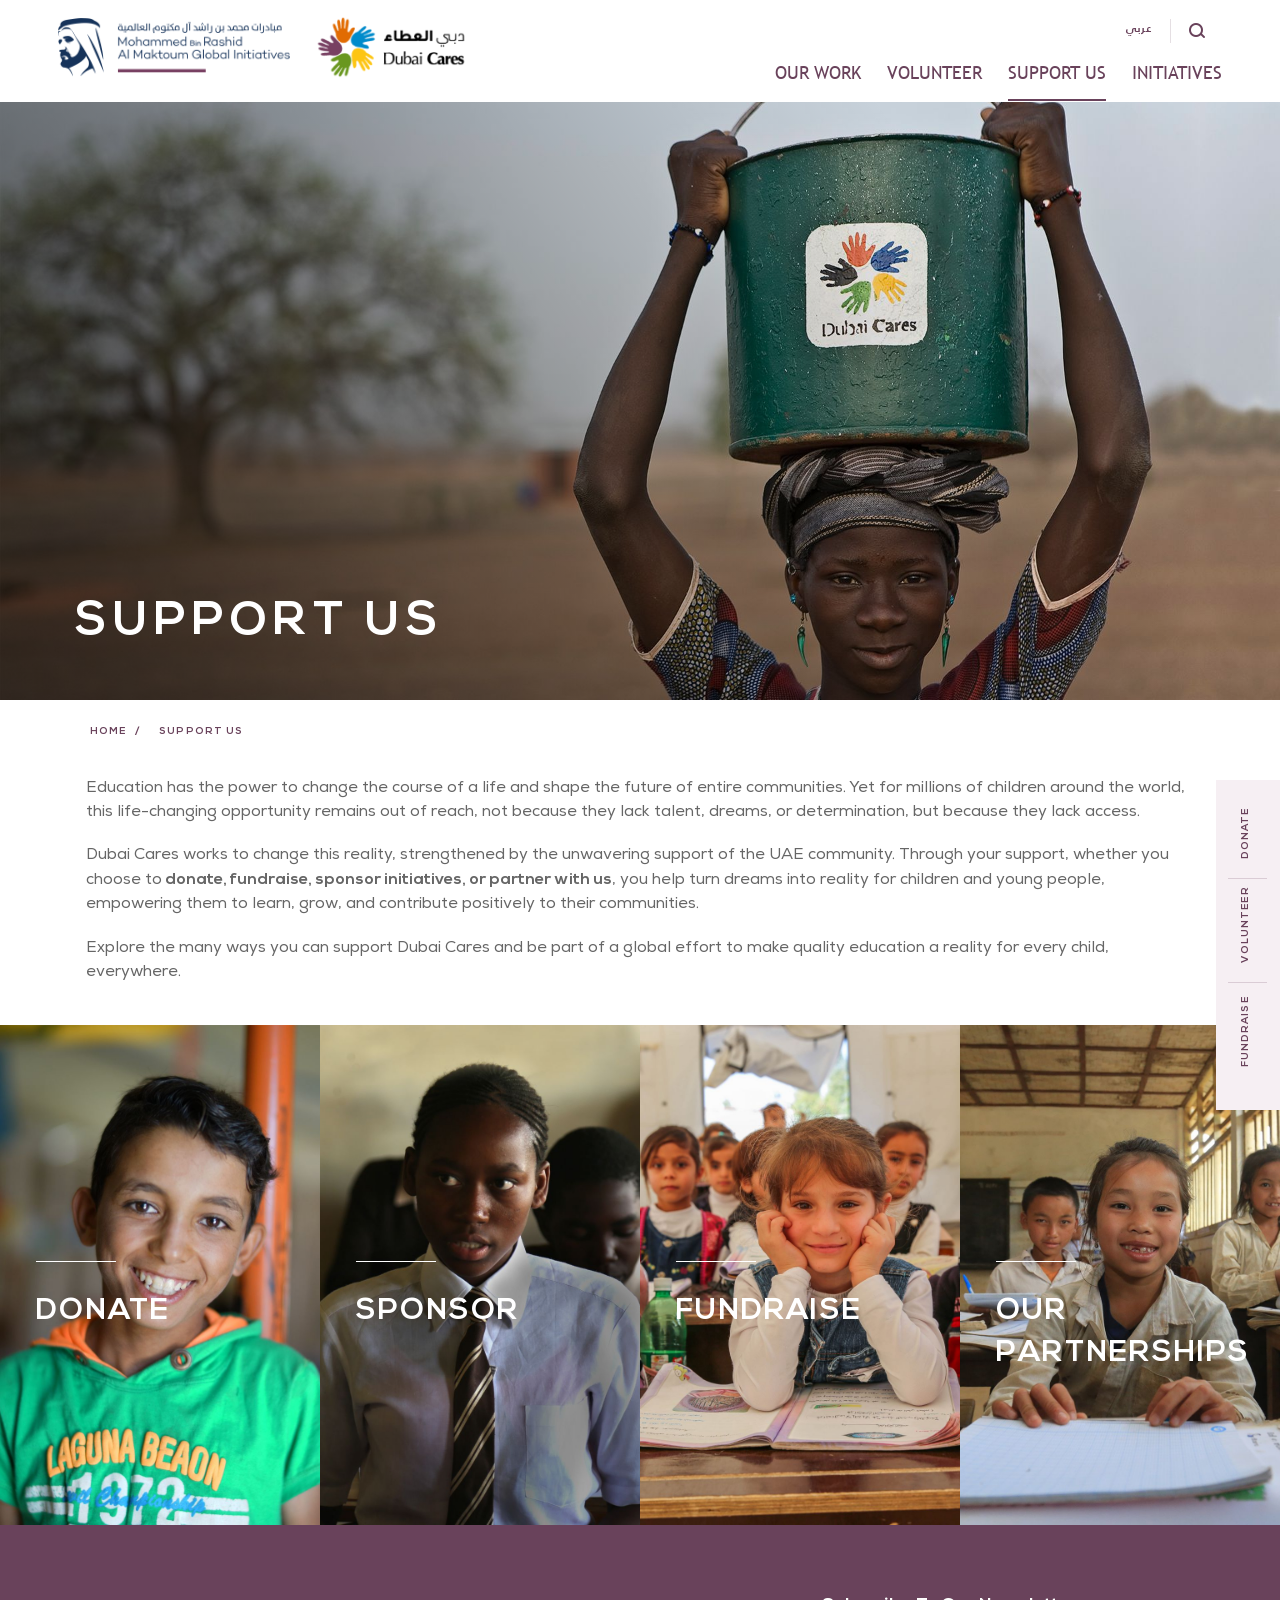
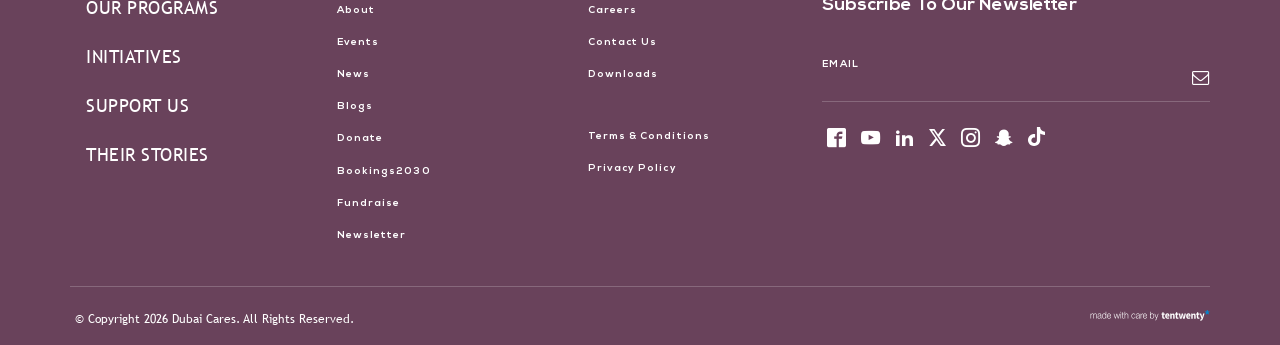
<file: support-us.html>
<!DOCTYPE html>
<!--[if lte IE 8]> <html lang="en-us" class="ie10 ie9 ie8"> <![endif]-->
<!--[if IE 9]> <html lang="en-us" class="ie10 ie9"> <![endif]-->
<!--[if gt IE 9]><!-->
<html lang="en-us"> <!--<![endif]-->

<head>
<script>document.documentElement.className += " local-transition-pending";</script>
    
<meta http-equiv="content-type" content="text/html; charset=UTF-8" />
<title>Support Us | Dubai Cares</title>
<meta name="description" content="" />
<meta name="generator" content="concrete5 - 5.6.3.5b1" />
<script type="text/javascript">
var CCM_DISPATCHER_FILENAME = '/index.php';var CCM_CID = 142;var CCM_EDIT_MODE = false;var CCM_ARRANGE_MODE = false;var CCM_IMAGE_PATH = "/concrete/images";
var CCM_TOOLS_PATH = "/tools/required";
var CCM_BASE_URL = "https://www.dubaicares.ae";
var CCM_REL = "";
var CCM_SITE = "Dubai Cares";

</script>

	<link rel="shortcut icon" href="img/faviocn.png" type="image/x-icon" />
	<link rel="icon" href="img/faviocn.png" type="image/x-icon" />
	<link rel="apple-touch-icon" href="img/faviocn.png"  />
<meta name="msapplication-TileImage" content="img/faviocn.png" />
    <meta name="viewport" content="width=device-width, initial-scale=1, user-scalable=no">
<meta http-equiv="X-UA-Compatible" content="IE=edge">
<meta name="author" content="TenTwenty | Webdesign, Webshops & E-marketing | Dubai">

<!-- Meta Tags for Social Media -->
<meta property="og:site_name" content="Dubai Cares">
<!-- Below tag will be used for android mobile browser colors, change it to main logo color of the project -->
<meta name="theme-color" content="#393939">
<meta property="og:image" content="img/SupportUs_spotlight.jpg">
<meta property="og:title" content="Dubai Cares | Support Us">
<meta property="og:description" content="">
<meta name="twitter:title" content="Dubai Cares | Support Us">
<meta name="twitter:image" content="img/SupportUs_spotlight.jpg">
<meta name="twitter:description" content="">
<meta name="twitter:card" content="summary_large_image" />


<!-- Google Tag Manager -->
<script>
    (function(w, d, s, l, i) {
        w[l] = w[l] || [];
        w[l].push({
            'gtm.start': new Date().getTime(),
            event: 'gtm.js'
        });
        var f = d.getElementsByTagName(s)[0],
            j = d.createElement(s),
            dl = l != 'dataLayer' ? '&l=' + l : '';
        j.async = true;
        j.src =
            'https://www.googletagmanager.com/gtm.js?id=' + i + dl;
        f.parentNode.insertBefore(j, f);
    })(window, document, 'script', 'dataLayer', 'GTM-K36D6ZLF');
</script>
<!-- End Google Tag Manager -->

<!-- Facebook Pixel Code -->

<script>
    ! function(f, b, e, v, n, t, s)



    {
        if (f.fbq) return;
        n = f.fbq = function() {
            n.callMethod ?



                n.callMethod.apply(n, arguments) : n.queue.push(arguments)
        };



        if (!f._fbq) f._fbq = n;
        n.push = n;
        n.loaded = !0;
        n.version = '2.0';



        n.queue = [];
        t = b.createElement(e);
        t.async = !0;



        t.src = v;
        s = b.getElementsByTagName(e)[0];



        s.parentNode.insertBefore(t, s)
    }(window, document, 'script',



        'https://connect.facebook.net/en_US/fbevents.js');



    fbq('init', '1480082628863732');



    fbq('track', 'PageView');
</script>

<noscript>

    <img height="1" width="1" src="https://www.facebook.com/tr?id=1480082628863732&ev=PageView

&noscript=1" />

</noscript>

<!-- End Facebook Pixel Code -->

<link rel="stylesheet" type="text/css" href="css/ccm.base.css" />
<script type="text/javascript" src="js/jquery.js"></script>
<script type="text/javascript" src="js/ccm.base.js"></script>
<link rel="stylesheet" type="text/css" href="css/style.css" />
<link rel="stylesheet" type="text/css" href="css/local-enhancements.css" />
<link rel="stylesheet" type="text/css" href="css/print.css" />
<link rel="stylesheet" type="text/css" href="css/view.css" />

<!--[if lt IE 9]>
<script src="https://cdnjs.cloudflare.com/ajax/libs/html5shiv/3.7.3/html5shiv.min.js"></script>
<script src="https://cdnjs.cloudflare.com/ajax/libs/respond.js/1.4.2/respond.min.js"></script>
<![endif]-->

<!--[if !IE]><!-->
<script>
    if ( /*@cc_on!@*/ false) {
        document.documentElement.className += ' ie10';
    }
</script>
<!--<![endif]-->

<script>
    //set cookie for site
    function setCookie(cname, cvalue) {
        var d = new Date();
        d.setTime(d.getTime() + 2160000000);
        var expires = "expires=" + d.toUTCString();
        document.cookie = cname + "=" + cvalue + "; " + expires + "; path=/";
    }
</script>

<script type="text/javascript">
    var gaJsHost = (("https:" == document.location.protocol) ? "https://ssl." : "http://www.");
    document.write(unescape("%3Cscript src='" + gaJsHost + "google-analytics.com/ga.js' type='text/javascript'%3E%3C/script%3E"));
</script>
<script type="text/javascript">
    try {
        var pageTracker = _gat._getTracker("UA-177909-70");
        pageTracker._trackPageview();
    } catch (err) {}
</script>
<style>
    /* .dual-ring-loader */
    .dual-ring-loader {
        display: inline-block;
        width: 64px;
        height: 64px;

        display: inline-block;
        width: 64px;
        height: 64px;
        position: absolute;
        z-index: 9;
        left: 50%;
        transform: translateX(-50%);
        display: block;

    }

    .dual-ring-loader:after {
        content: " ";
        display: block;
        width: 46px;
        height: 46px;
        margin: 1px;
        border-radius: 50%;
        border: 5px solid #cef;
        border-color: #cef transparent #cef transparent;
        animation: dual-ring-loader 1.2s linear infinite;
    }

    @keyframes dual-ring-loader {
        0% {
            transform: rotate(0deg);
        }

        100% {
            transform: rotate(360deg);
        }
    }

    /* .dual-ring-loader */
</style></head>

<body class=" supports-us-page support-us">
    <!-- Google Tag Manager (noscript) -->
    <noscript>
        <iframe src="https://www.googletagmanager.com/ns.html?id=GTM-K36D6ZLF" height="0" width="0" style="display:none;visibility:hidden">
        </iframe>
    </noscript>
    <!-- End Google Tag Manager (noscript) -->
    <div class="site-loader">
        <div class="logo-middle">
            <img src="img/new-logo.png" class="dubai-cares" alt="Dubai Cares" />
        </div>
    </div>


    <script>
        // if($('body').hasClass('home-page')) {        
        //     if($(window).width() > 300){
        //             $('.site-loader').show();
        //             $('.site-loader .logo-middle').hide();
        //             setTimeout(function() {
        //                 $('.site-loader').hide();
        //                 $('header').addClass('animation_on');
        //                 $(".header__nav--wrap").addClass('animation_on');
        //                 $(".header__wrap").addClass('animation_on');
        //             },1);
        //         }else{
        //             $('.site-loader').show();
        //         }
        // }
        // else {

        // if (document.cookie.indexOf("visited=") == -1) {
        //     setCookie("visited", "1");
        //     if ($(window).width() > 300) {
        //         $('.site-loader').show();
        //         $('.site-loader .logo-middle').hide();
        //         setTimeout(function() {
        //             $('.site-loader').hide();
        //             $('header').addClass('animation_on');
        //             $(".header__nav--wrap").addClass('animation_on');
        //             $(".header__wrap").addClass('animation_on');
        //         }, 1);
        //     } else {
        //         $('.site-loader').show();
        //     }
        // }
        // }
    </script>
    <div class="wrapper">
        
<!-- Banner Images - Multi-Image attribute -->

<div class="header__wrap">
    <header class="header ">
                <div class="header__logo__new">
            <div class="logo-video">
                <a class="image" href="https://www.almaktouminitiatives.org/en" target="_blank">
                    <img src="img/mbrgi.png" alt="Dubai Cares"/>
                </a>
                <a class="image dc" href="index.html">
                    <img src="img/logo-new-2.png" alt="Dubai Cares"/>
                </a>
                <a class="vid" href="https://www.almaktouminitiatives.org/en" target="_blank">
                <div id="logo-one" class="logo_part_one"></div>
                </a>
                <a class="vid" href="index.html">
                <div id="logo-two" class="logo_part_two"></div>
                </a>
            </div>
        </div>
        <nav class="header__nav">
            <ul class="header__nav header__nav--lang">


                                                    <li class="active"><a class="language-switcher-btn ar" href="https://www.dubaicares.ae/tools/locale?_lcl=ar_AE&_isAjax=1&_path=%252Fsupport-us">عربي</a></li>
                

<!--                <li class="--><!--"><a class="language-switcher-btn" href="--><!--">--><!--</a></li>-->
<!--                <li class="--><!--"><a class="language-switcher-btn ar" href="--><!--">--><!--</a></li>-->
            </ul>
            <ul class="header__nav header__nav--utilities">
                <li class="search-bar">
                    <a id="siteSearchButton" class="search-link"><span class="icon__search-top"></span></a>
                    <div class="search-panal__wrap--top">
                        
<form action="https://www.dubaicares.ae/search/" method="get" class="search-panal__form">
		
			<input name="search_paths[]" type="hidden" value="" />
		
	<input name="query" type="text" placeholder="search"  value="" class="search-panal__input-text" />	
	<button name="submit" type="submit" class="search-panal__btn-search"><span class="icon__search-top"></span></button>	
</form>                    </div>
                </li>
                <li class="menu-toggle--mobile"><a id="mobileMenuToggle" class="menu-toggle--mobile__button"><img src="img/list.svg"></a></li>
            </ul>
            

            <ul class="header__nav header__nav--site sss">
        <li class="header__site-nav--first" id="our-work">
           <div class="arrow" data-toggle-class="active" data-target-id="our-work"></div>
               <a class="header__site-nav--first" href="our-work.html" target="_self">Our Work</a>
        
    </li>
        <li class="" id="volunteer">
           <div class="arrow" data-toggle-class="active" data-target-id="volunteer"></div>
               <a class="" href="volunteer.html" target="_self">Volunteer</a>
        
    </li>
        <li class="header__site-nav--selected header__site-nav--path-selected" id="support-us">
           <div class="arrow" data-toggle-class="active" data-target-id="support-us"></div>
               <a class="header__site-nav--selected header__site-nav--path-selected" href="support-us.html" target="_self">Support Us</a>
        
    </li>
        <li class="" id="initiatives">
           <div class="arrow" data-toggle-class="active" data-target-id="initiatives"></div>
               <a class="" href="initiatives.html" target="_self">Initiatives</a>
        
    </li>
    </ul>            <span id="menuToggle" class="menu-toggle">
                <span>Menu</span>
            </span>
        </nav>
    </header>
</div>

<div class="submenus" style="display: none">
    <div class="our-work">
        <ul class="nav"> 
            
	<li>
        <a href="https://www.dubaicares.ae/our-work/geographic-reach/" target="_self">Geographic Reach</a>
    </li>




	<li>
        <a href="https://www.dubaicares.ae/programs/" target="_self">Our Programs</a>
    </li>




	<li>
        <a href="https://www.dubaicares.ae/our-work/research/" target="_self">Research</a>
    </li>




	<li>
        <a href="https://www.dubaicares.ae/advocacy/" target="_self">Advocacy</a>
    </li>




	<li>
        <a href="https://www.dubaicares.ae/our-work/emergency-response/" target="_self">Emergency Response</a>
    </li>



        </ul>
    </div>

    <div class="volunteer">
        <ul class="nav"> 
            
	<li>
        <a href="https://www.dubaicares.ae/volunteer/volunteering-opportunities/" target="_self">Register as a Volunteer</a>
    </li>




	<li>
        <a href="https://www.dubaicares.ae/volunteer/volunteer-emirates/" target="_self">Volunteer Emirates</a>
    </li>




	<li>
        <a href="https://www.dubaicares.ae/volunteer/volunteer-globally/" target="_self">Volunteer Globally</a>
    </li>



        </ul>
    </div>

    <div class="support-us">
        <ul class="nav"> 
            
	<li>
        <a href="https://www.dubaicares.ae/support-us/donate/" target="_self">Donate</a>
    </li>




	<li>
        <a href="https://www.dubaicares.ae/support-us/sponsor/" target="_self">Sponsor</a>
    </li>





    <li>
		<a href="https://fundraising.dubaicares.ae/" target="_blank">Fundraise</a>
	</li>



	<li>
        <a href="https://www.dubaicares.ae/support-us/our-partners/" target="_self">Partnerships</a>
    </li>



        </ul>
    </div>

    <div class="initiatives">
        <ul class="nav"> 
            

    <li>
		<a href="https://ramadan.dubaicares.ae/" target="_blank">Feed A Child, Build A Kitchen</a>
	</li>



	<li>
        <a href="https://www.dubaicares.ae/initiatives/adopt-school/" target="_self">Adopt a School </a>
    </li>




	<li>
        <a href="https://www.dubaicares.ae/initiatives/tasteofgiving/" target="_self">Taste of Giving </a>
    </li>




	<li>
        <a href="https://www.dubaicares.ae/initiatives/walk-education/" target="_self">Walk for Education </a>
    </li>




	<li>
        <a href="https://www.dubaicares.ae/initiatives/studentsforstudents/" target="_self">Students for Students </a>
    </li>




	<li>
        <a href="https://www.dubaicares.ae/initiatives/adoptalibrary/" target="_self">Adopt a Library</a>
    </li>



        </ul>
    </div>
</div>        


  <section class="banner-slider__wrap  banner-slider--with-counter banner-slider__has-image">
            
      <div class="banner-slider">      
                <div class="banner-slider__item">
                      <div class="banner-slider__image--bg banner-slider__image" style="background-image:url(img/9aab6a66d7d7ed8632dbbb943b8f074f_f1159.jpg); background-position:center bottom"></div>
                                <div class="banner-slider__caption-wrap">
              <div class="banner-slider__caption">                
                                  <div class="container"><h1  >Support Us</h1></div>

                                                  
              </div>
            </div>
                  </div>
                        
      </div>      
      <!-- <div class="progress__wrap">
        <div class="progress__paging"></div>
        <svg class="progress__pie" width="62px" height="62px" viewBox="0 0 62 62" version="1.1" xmlns="http://www.w3.org/2000/svg">        
          <circle r="30.5" cx="31" cy="81" fill="transparent" stroke-dasharray="195" stroke-dashoffset="0"></circle>
          <circle class="bar" r="30.5" cx="31" cy="81" fill="transparent" stroke-dasharray="195" stroke-dashoffset="0"></circle>
        </svg>
      </div>     -->
      </section>
<main class="main">
          <div class="breadcrumb__wrap">
            <div class="breadcrumb"><nav><a href="index.html" target="_self">home</a>
		            <span class="ccm-autonav-breadcrumb-sep"> / </span><a>Support Us</a></nav></div>
        </div>                
      
      <section class="container standard-container">
      
<div class="layout-base">
    <div>
<p>Education has the power to change the course of a life and shape the future of entire communities. Yet for millions of children around the world, this life-changing opportunity remains out of reach, not because they lack talent, dreams, or determination, but because they lack access.</p>
<p>Dubai Cares works to change this reality, strengthened by the unwavering support of the UAE community. Through your support, whether you choose to<strong> donate, fundraise, sponsor initiatives, or partner with us</strong>, you help turn dreams into reality for children and young people, empowering them to learn, grow, and contribute positively to their communities. </p>
<p>Explore the many ways you can support Dubai Cares and be part of a global effort to make quality education a reality for every child, everywhere.</p>
</div></div>
    </section>
    
        <section class="fullscreen_lsit__wrap fulscreen">
    <div class="fullscreen_lsit">
                    <div class="fullscreen_lsit__item">
                <div class="fullscreen_lsit__image">
                    <div class="fullscreen_lsit__image-src" 
                                             style="background-image:url('img/8e7211d5e997496ed471e80ea63f4740_f1228.jpg')"
                                         ></div>
                </div>
                <div class="fullscreen_lsit__title">
                    <span class="fullscreen_lsit__title-bdr"></span>
                    Donate                </div>
                <a class="fullscreen_lsit__link" href="supports-us_donate.html">Donate</a>
            </div>
                    <div class="fullscreen_lsit__item">
                <div class="fullscreen_lsit__image">
                    <div class="fullscreen_lsit__image-src" 
                                             style="background-image:url('img/ce7a4244cb8021b97f72816245d2afa4_f1230.jpg')"
                                         ></div>
                </div>
                <div class="fullscreen_lsit__title">
                    <span class="fullscreen_lsit__title-bdr"></span>
                    Sponsor                </div>
                <a class="fullscreen_lsit__link" href="https://www.dubaicares.ae/support-us/sponsor/">Sponsor</a>
            </div>
                    <div class="fullscreen_lsit__item">
                <div class="fullscreen_lsit__image">
                    <div class="fullscreen_lsit__image-src" 
                                             style="background-image:url('img/87268269942bfa6be404ca34ab00e89a_f15506.jpg')"
                                         ></div>
                </div>
                <div class="fullscreen_lsit__title">
                    <span class="fullscreen_lsit__title-bdr"></span>
                    Fundraise                </div>
                <a class="fullscreen_lsit__link" href="https://www.dubaicares.ae/support-us/fundraise/">Fundraise</a>
            </div>
                    <div class="fullscreen_lsit__item">
                <div class="fullscreen_lsit__image">
                    <div class="fullscreen_lsit__image-src" 
                                             style="background-image:url('img/65ae417c3c1836a8a202dc673d48e2c2_f1147.jpg')"
                                         ></div>
                </div>
                <div class="fullscreen_lsit__title">
                    <span class="fullscreen_lsit__title-bdr"></span>
                    Our Partnerships                </div>
                <a class="fullscreen_lsit__link" href="https://www.dubaicares.ae/support-us/our-partners/">Our Partnerships</a>
            </div>
            </div>
</section>

<div id="HTMLBlock4246" class="HTMLBlock">
<style>
.fullscreen_lsit{
justify-content: center;
}
@media only screen and (max-width: 960px){
.fullscreen_lsit{
justify-content: unset;
}
}
</style></div>  
    
      <div class="floated-cta">
      <ul>
        <li><a href="supports-us_donate.html" class="link">Donate</a></li>
        <li><a href="supports-us_volunteering-opportunities.html" class="link">Volunteer</a></li>
        <li>
        <li><a href="https://fundraising.dubaicares.ae/" class="link last-link" target="_blank">Fundraise</a></li>
        <li>
            <a href="" target="_blank" STYLE="pointer-events: none;width:16px;"></a>
<!--            <a href="https://www.facebook.com/DubaiCares/" target="_blank"><span class="icon__facebook"></span></a>-->
        </li>
        <li>
<!--            <a href="https://ae.linkedin.com/company/dubai-cares" target="_blank"><span class="icon__linkedin"></span></a>-->
        </li>
        <li>
<!--            <a href="https://twitter.com/dubaicares?lang=en" target="_blank"><span class="icon__twitter"></span></a>-->
        </li>
        <li>
<!--            <a href="https://www.instagram.com/dubaicares/?hl=en" target="_blank"><span class="icon__instagram"></span></a>-->
        </li>
      </ul>
    </div>
  
            <section class="container container--small">
          </section>    
    
     
    
 
    
    
        
</main>        <!-- This div is important to have in order to push the footer at the bottom -->
        <div class="push"></div>
    </div>
    
<footer class="footer">
    <div class="footer__container footer__widget-area">
        <div class="row">
            <div class="footer__widget">
                <div class="content">
    <ul class="nav nav--large">
<li><a href="https://www.dubaicares.ae/programs">Our Programs</a></li>
<li><a href="https://www.dubaicares.ae/initiatives">Initiatives</a></li>
<li><a href="https://www.dubaicares.ae/support-us/">Support Us</a></li>
<li><a href="https://www.dubaicares.ae/their-stories">Their Stories</a></li>
</ul></div>
            </div>
            <div class="footer__widget">
                <div class="content">
    <ul class="nav">
<li><a href="https://www.dubaicares.ae/about">About</a></li>
<li><a href="https://www.dubaicares.ae/events">Events</a></li>
<li><a href="https://www.dubaicares.ae/news">News</a></li>
<li><a href="https://www.dubaicares.ae/blogs">Blogs</a></li>
<li><a href="https://www.dubaicares.ae/supports-us/donate/">Donate</a></li>
<li><a href="https://bookings2030.ae/">Bookings2030</a></li>
<li><a href="https://fundraising.dubaicares.ae/" target="_blank">Fundraise<br /></a></li>
<li><a href="https://www.dubaicares.ae/newsletter">Newsletter</a></li>
</ul></div>
            </div>
            <div class="footer__widget">
                <div class="content">
    <ul class="nav">
<li><a href="https://www.dubaicares.ae/careers">Careers</a></li>
<li><a href="https://www.dubaicares.ae/contact-us">Contact Us</a></li>
<li><a href="https://www.dubaicares.ae/download">Downloads</a></li>
<li class="space"></li>
<li><a href="https://www.dubaicares.ae/terms-and-condations">Terms &amp; conditions</a></li>
<li><a href="https://www.dubaicares.ae/privacy-policy">Privacy policy</a></li>
</ul></div>
            </div>
            <div class="footer__widget">
                
<a name="subscribe-to-mailing-list"></a>
<div id="MailingListSubscribe5362" class="MailingListSubscribe">

	<H5 class="mailing-list-signup-title">Subscribe to Our Newsletter</H5>
							            <form class="form" id="tony-mailing-list-form" action="support-us.html#subscribe-to-mailing-list" method="post">
                <input name="mailing_list_subscribe" type="hidden" value="5362" />
				<input type="hidden" name="ccm_token" value="1782047073:60acfd76fe31e877be2207b38e39fa49" />				                    <div class="mailing-list-email-wrap form__input-group">
                        <label class="form__input form__input--label">
							Email							                        </label>
                        <div class="form__input-wrap form__input-wrap--typing">
                            <input class="form__input form__input--text" id="tony--email" required name="email" type="text" value="" />
                        </div>
                    </div>
				
                <div class="mailing-list-checkboxes" style="display:none">
					                        <div class="mailing-list-group">
                            <input id="mailingListGroup_5362_5" name="subscribeGIDs[]" type="checkbox" value="5" checked="checked" />
                            <label for="mailingListGroup_5362_5">Mailing List</label>
                        </div>
					                </div>
				<!--                <div class="element">-->
<!--                    <div id="journal-captcha" data-key="--><!--"></div>-->
<!--                </div>-->
                <button class="submit" name="Submit" class="submit" type="submit" id="tony-mail-captcha" data-key="6LdyJf0UAAAAACkN9xdD-MeRIT6IwiK0KBeLN_nw" class="app-btn btn-primary g-recaptcha" data-callback='onSubmit'
                        data-action='submit'><span class="icon__envelope-o"></span></button>
				            </form>
			</div>
<script>
    if($('#tony-mail-captcha').length) {
        $.getScript(`https://www.google.com/recaptcha/api.js`, () => {
            grecaptcha.ready(() => {
                grecaptcha.render('tony-mail-captcha', {
                    sitekey: '6LdyJf0UAAAAACkN9xdD-MeRIT6IwiK0KBeLN_nw',
                });
            });
        });

        function onSubmit(token) {
            if($('#tony--email').length) {
                if($('#tony--email').val()){
                    document.getElementById("tony-mailing-list-form").submit();
                } else {
                    grecaptcha.reset();
                }
            } else {
                document.getElementById("tony-mailing-list-form").submit();
            }
        }
    }

</script>
<div class="content">
    <ul class="footer__social-links">
<li><a href="https://www.facebook.com/DubaiCares/" target="_blank"><span class="icon__facebook"><em>facebook</em></span></a></li>
<li><a href="https://www.youtube.com/channel/UCmst6MTbynvmy-uzvHjrojw" target="_blank"><span class="icon__youtube"><em>youtube</em></span></a></li>
<li><a href="https://ae.linkedin.com/company/dubaicares" target="_blank"><span class="icon__linkedin"><em>linkedin</em></span></a></li>
<li><a href="https://twitter.com/dubaicares?lang=en" target="_blank"><span class="icon__twitter"><em>twitter</em></span></a></li>
<li><a href="https://www.instagram.com/dubaicares/?hl=en" target="_blank"><span class="icon__instagram"><em>instagram</em></span></a></li>
<li><a href="https://www.snapchat.com/add/DubaiCares" target="_blank"><span class="icon__snapchat"><em>snapchat</em></span></a></li>
<li><a href="https://www.tiktok.com/@dubaicares" target="_blank"><span class="icon__tiktok"> <em>tiktok</em></span></a></li>
</ul></div>
            </div>
        </div>
    </div>
    <div class="footer__container footer__legal">        
        <div class="footer__legal-text">&copy; Copyright 2026 Dubai Cares. All Rights Reserved.</div>
        <a class="developed-by" href="http://tentwenty.com/" target="_blank"><img src="img/by-tentwenty.svg" alt="tentwenty.com"></a>
    </div>
</footer>
<!--Commented since video takes lot of time to load and it was hidden -->
<!--<div class="hidden">
	<div id="demo-modal-content" class="demo-modal-content">
    <div class="covid19-popup">
                    <h2><span class="tk-arabic"> رسالة تضامن #كوفيد19 </span><br /> <span class="tk-english">A message of solidarity #Covid19</span></h2>
                    <h2><span class="tk-english">A message of solidarity #Covid19</span> <br /><span class="tk-arabic"> رسالة تضامن #كوفيد19 </span></h2>
                    <iframe src="https://player.vimeo.com/video/402113945" width="740" height="460" frameborder="0" allow="autoplay; fullscreen" allowfullscreen></iframe>
        </div>
	</div>
</div>-->

<!-- Go to top button -->
<div id="gotoTop">
    <span class="fa fa-chevron-up" aria-hidden="true"></span>
</div>

<!-- For Landscape Alert -->
<div class="landscape-alert">
    <p>For better web experience, please use the website in portrait mode</p>
</div>
    <script src="https://player.vimeo.com/api/player.js"></script>




<script src="https://www.google.com/recaptcha/api.js?onload=CaptchaCallback&render=explicit" async defer></script>

<div class="addthis_inline_share_toolbox_zfed"></div>
<!--<script type="text/javascript" src="//s7.addthis.com/js/300/addthis_widget.js#pubid=ra-59204410b2d0cc02"></script>
-->
    <script type="text/javascript" src="js/all.js"></script>
<script type="text/javascript" src="js/datepair.js"></script>
<script type="text/javascript" src="js/scripts.js"></script>
<script type="text/javascript" src="js/local-routing.js"></script>
</body>

</html>
</file>
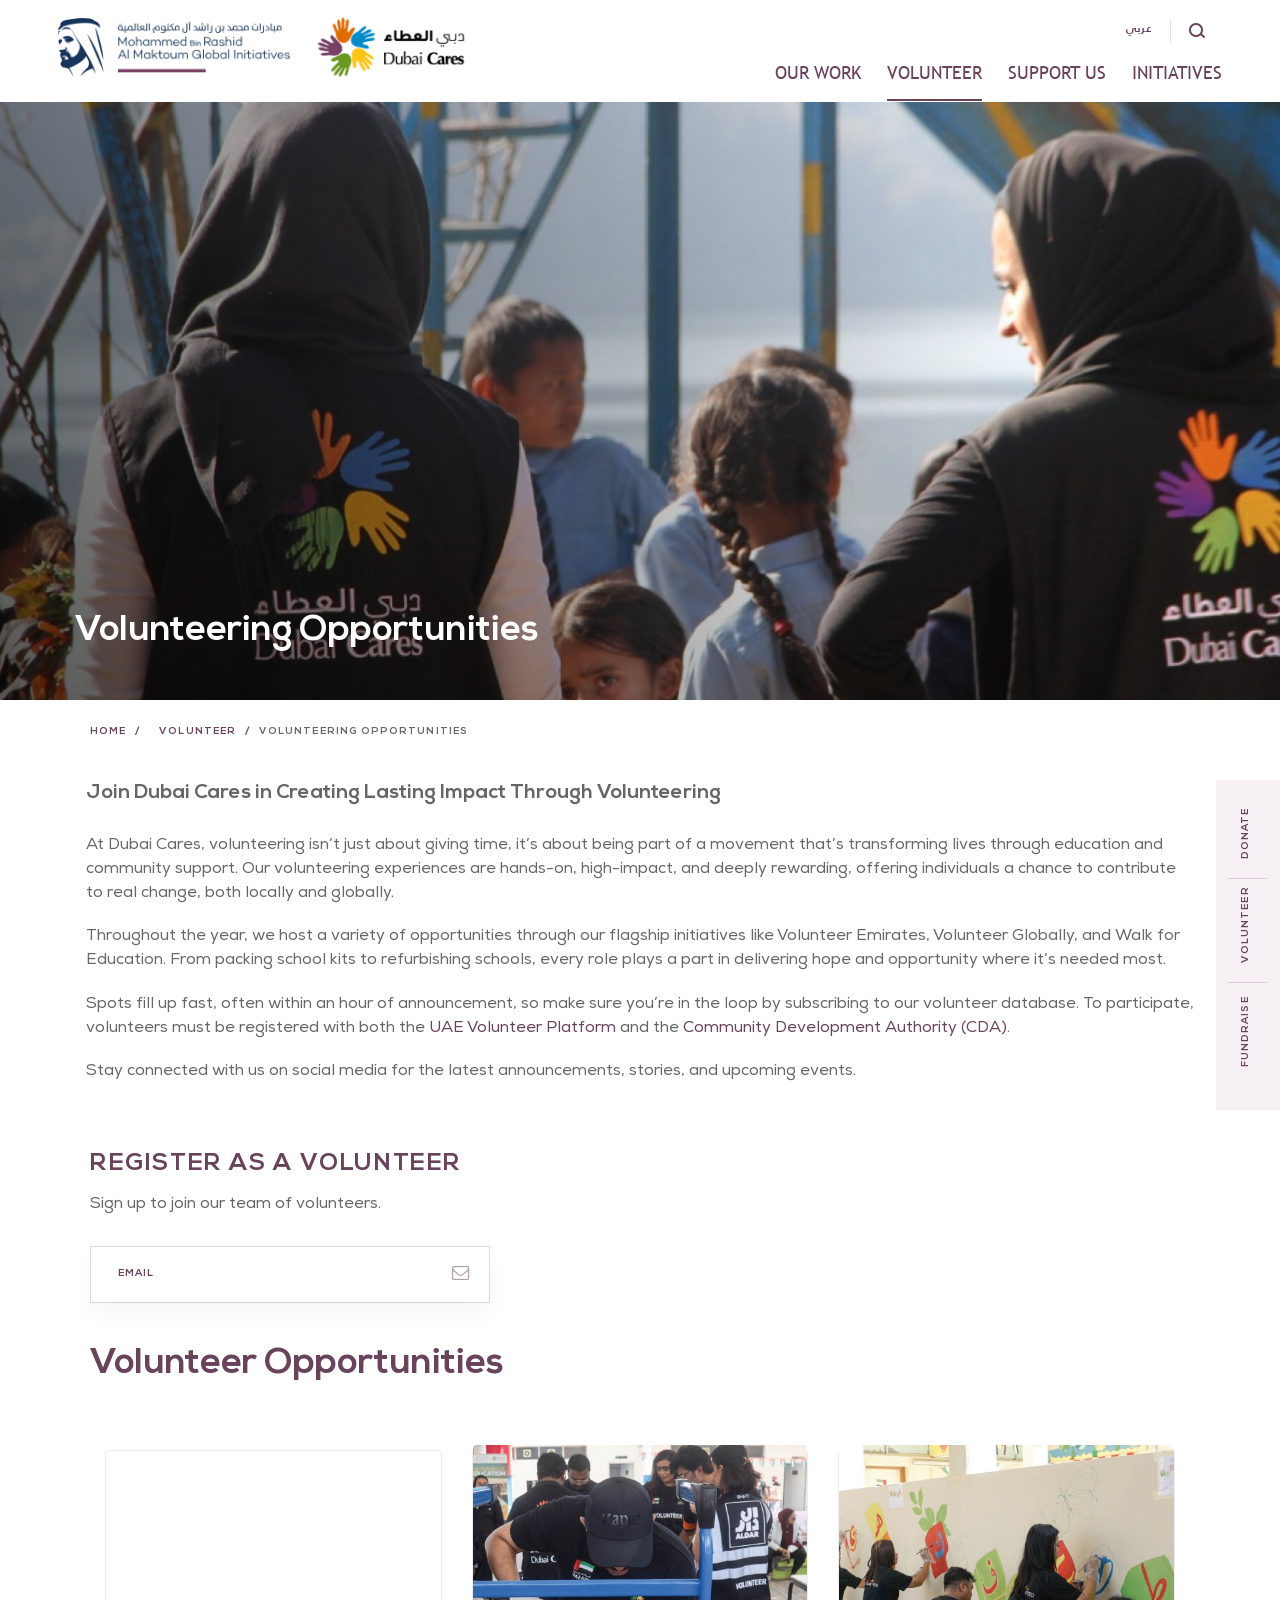
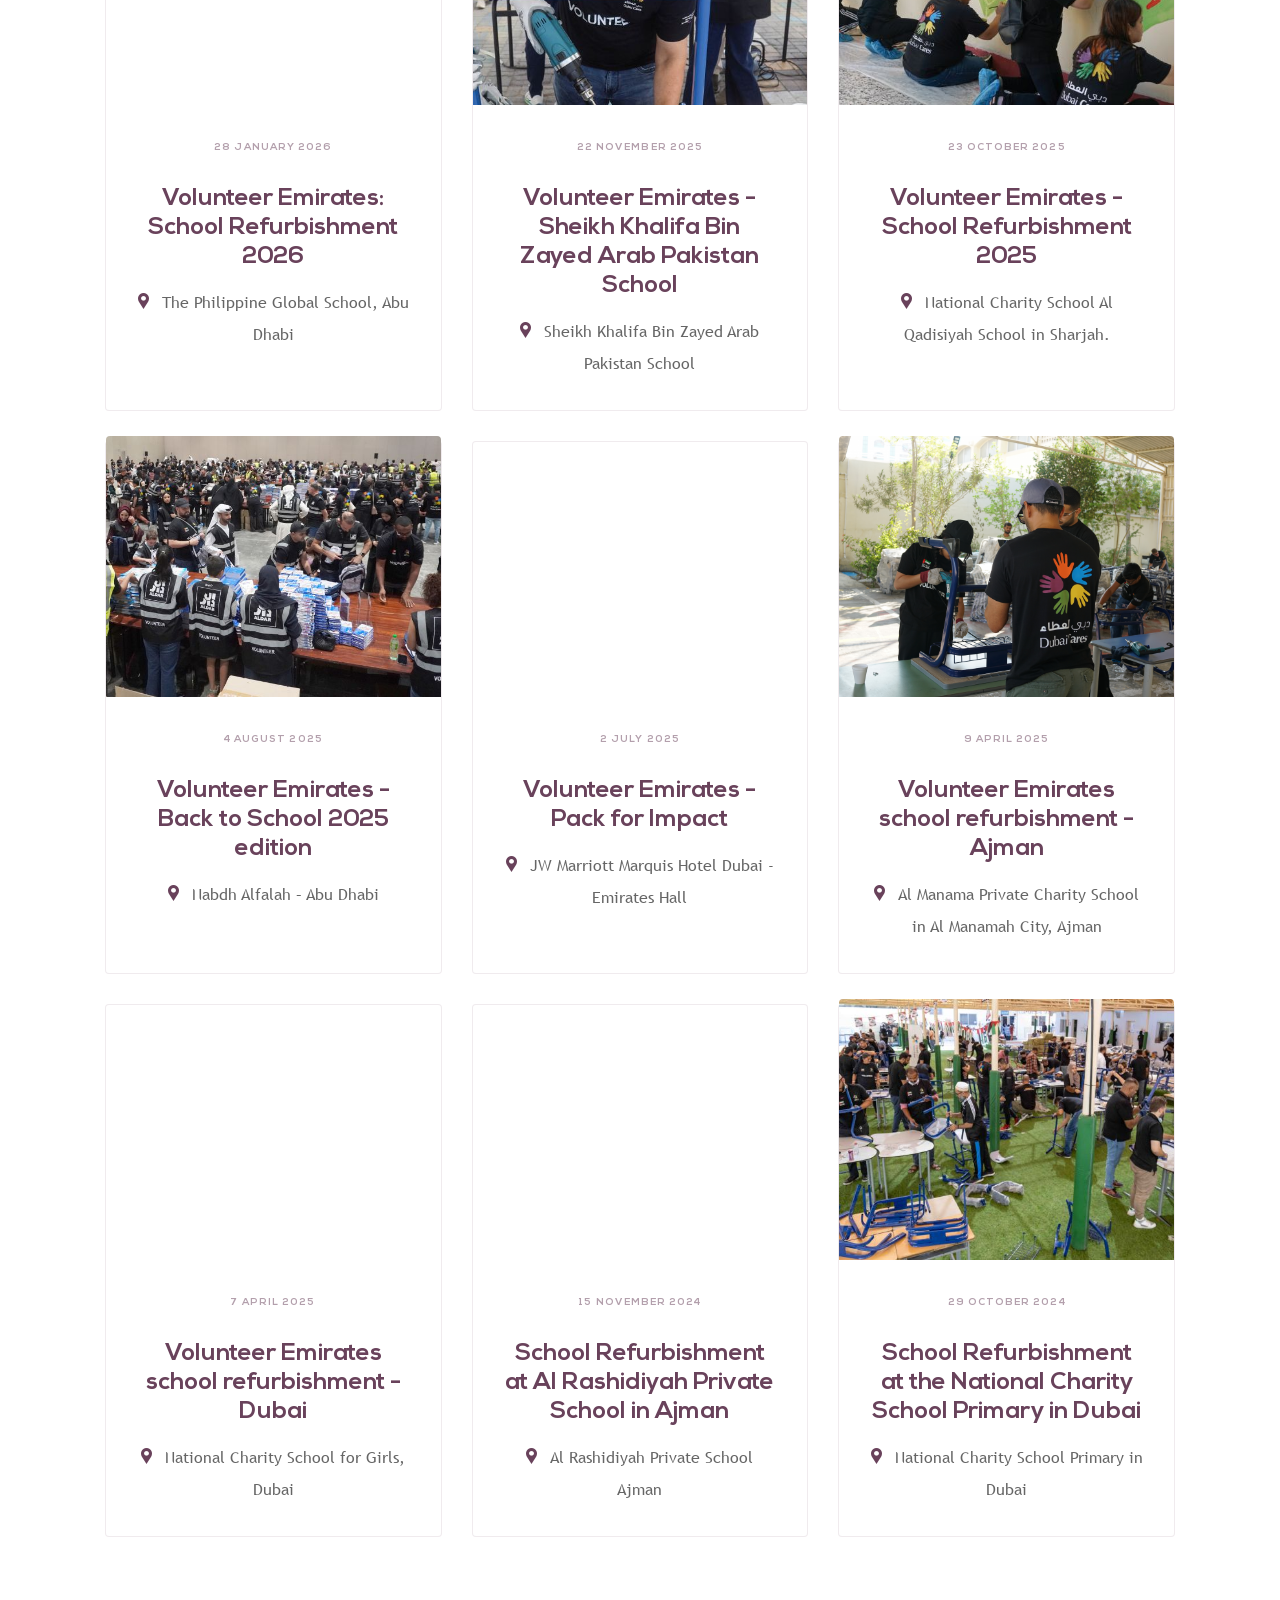
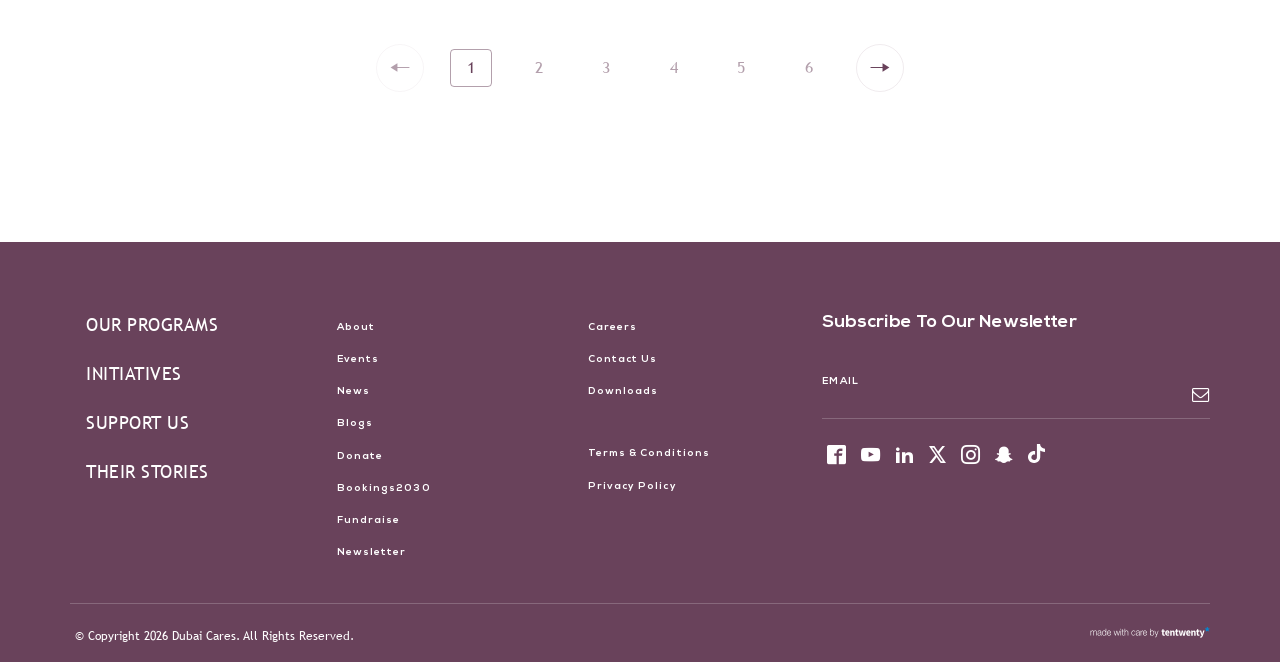
<file: supports-us_volunteering-opportunities.html>
<!DOCTYPE html>
<!--[if IE 8]> <html lang="en-us" class="ie10 ie8"> <![endif]-->
<!--[if IE 9]> <html lang="en-us" class="ie10 ie9"> <![endif]-->
<!--[if gt IE 9]><!--> <html lang="en-us"> <!--<![endif]-->
<head>
<script>document.documentElement.className += " local-transition-pending";</script>
    
<meta http-equiv="content-type" content="text/html; charset=UTF-8" />
<title>Volunteering Opportunities | Dubai Cares</title>
<meta name="description" content="" />
<meta name="generator" content="concrete5 - 5.6.3.5b1" />
<script type="text/javascript">
var CCM_DISPATCHER_FILENAME = '/index.php';var CCM_CID = 183;var CCM_EDIT_MODE = false;var CCM_ARRANGE_MODE = false;var CCM_IMAGE_PATH = "/concrete/images";
var CCM_TOOLS_PATH = "/tools/required";
var CCM_BASE_URL = "https://www.dubaicares.ae";
var CCM_REL = "";
var CCM_SITE = "Dubai Cares";

</script>

	<link rel="shortcut icon" href="img/faviocn.png" type="image/x-icon" />
	<link rel="icon" href="img/faviocn.png" type="image/x-icon" />
	<link rel="apple-touch-icon" href="img/faviocn.png"  />
<meta name="msapplication-TileImage" content="img/faviocn.png" />
    <meta name="viewport" content="width=device-width, initial-scale=1, user-scalable=no">
<meta http-equiv="X-UA-Compatible" content="IE=edge">
<meta name="author" content="TenTwenty | Webdesign, Webshops & E-marketing | Dubai">

<!-- Meta Tags for Social Media -->
<meta property="og:site_name" content="Dubai Cares">
<!-- Below tag will be used for android mobile browser colors, change it to main logo color of the project -->
<meta name="theme-color" content="#393939">
<meta property="og:image" content="img/Current-Opportunitie-banner_1.jpg">
<meta property="og:title" content="Dubai Cares | Volunteering Opportunities">
<meta property="og:description" content="">
<meta name="twitter:title" content="Dubai Cares | Volunteering Opportunities">
<meta name="twitter:image" content="img/Current-Opportunitie-banner_1.jpg">
<meta name="twitter:description" content="">
<meta name="twitter:card" content="summary_large_image" />


<!-- Google Tag Manager -->
<script>
    (function(w, d, s, l, i) {
        w[l] = w[l] || [];
        w[l].push({
            'gtm.start': new Date().getTime(),
            event: 'gtm.js'
        });
        var f = d.getElementsByTagName(s)[0],
            j = d.createElement(s),
            dl = l != 'dataLayer' ? '&l=' + l : '';
        j.async = true;
        j.src =
            'https://www.googletagmanager.com/gtm.js?id=' + i + dl;
        f.parentNode.insertBefore(j, f);
    })(window, document, 'script', 'dataLayer', 'GTM-K36D6ZLF');
</script>
<!-- End Google Tag Manager -->

<!-- Facebook Pixel Code -->

<script>
    ! function(f, b, e, v, n, t, s)



    {
        if (f.fbq) return;
        n = f.fbq = function() {
            n.callMethod ?



                n.callMethod.apply(n, arguments) : n.queue.push(arguments)
        };



        if (!f._fbq) f._fbq = n;
        n.push = n;
        n.loaded = !0;
        n.version = '2.0';



        n.queue = [];
        t = b.createElement(e);
        t.async = !0;



        t.src = v;
        s = b.getElementsByTagName(e)[0];



        s.parentNode.insertBefore(t, s)
    }(window, document, 'script',



        'https://connect.facebook.net/en_US/fbevents.js');



    fbq('init', '1480082628863732');



    fbq('track', 'PageView');
</script>

<noscript>

    <img height="1" width="1" src="https://www.facebook.com/tr?id=1480082628863732&ev=PageView

&noscript=1" />

</noscript>

<!-- End Facebook Pixel Code -->

<link rel="stylesheet" type="text/css" href="css/ccm.base.css" />
<script type="text/javascript" src="js/jquery.js"></script>
<script type="text/javascript" src="js/ccm.base.js"></script>
<link rel="stylesheet" type="text/css" href="css/style.css" />
<link rel="stylesheet" type="text/css" href="css/local-enhancements.css" />
<link rel="stylesheet" type="text/css" href="css/print.css" />
<link rel="stylesheet" type="text/css" href="css/formidable-view.css" />

<!--[if lt IE 9]>
<script src="https://cdnjs.cloudflare.com/ajax/libs/html5shiv/3.7.3/html5shiv.min.js"></script>
<script src="https://cdnjs.cloudflare.com/ajax/libs/respond.js/1.4.2/respond.min.js"></script>
<![endif]-->

<!--[if !IE]><!-->
<script>
    if ( /*@cc_on!@*/ false) {
        document.documentElement.className += ' ie10';
    }
</script>
<!--<![endif]-->

<script>
    //set cookie for site
    function setCookie(cname, cvalue) {
        var d = new Date();
        d.setTime(d.getTime() + 2160000000);
        var expires = "expires=" + d.toUTCString();
        document.cookie = cname + "=" + cvalue + "; " + expires + "; path=/";
    }
</script>

<script type="text/javascript">
    var gaJsHost = (("https:" == document.location.protocol) ? "https://ssl." : "http://www.");
    document.write(unescape("%3Cscript src='" + gaJsHost + "google-analytics.com/ga.js' type='text/javascript'%3E%3C/script%3E"));
</script>
<script type="text/javascript">
    try {
        var pageTracker = _gat._getTracker("UA-177909-70");
        pageTracker._trackPageview();
    } catch (err) {}
</script>
<style>
    /* .dual-ring-loader */
    .dual-ring-loader {
        display: inline-block;
        width: 64px;
        height: 64px;

        display: inline-block;
        width: 64px;
        height: 64px;
        position: absolute;
        z-index: 9;
        left: 50%;
        transform: translateX(-50%);
        display: block;

    }

    .dual-ring-loader:after {
        content: " ";
        display: block;
        width: 46px;
        height: 46px;
        margin: 1px;
        border-radius: 50%;
        border: 5px solid #cef;
        border-color: #cef transparent #cef transparent;
        animation: dual-ring-loader 1.2s linear infinite;
    }

    @keyframes dual-ring-loader {
        0% {
            transform: rotate(0deg);
        }

        100% {
            transform: rotate(360deg);
        }
    }

    /* .dual-ring-loader */
</style></head>
<body class=" fluid-width volunteering_opportunities-view-page volunteering-opportunities">
<div class="wrapper">
    <!-- Wrap all page content here -->
    
<!-- Banner Images - Multi-Image attribute -->

<div class="header__wrap">
    <header class="header ">
                <div class="header__logo__new">
            <div class="logo-video">
                <a class="image" href="https://www.almaktouminitiatives.org/en" target="_blank">
                    <img src="img/mbrgi.png" alt="Dubai Cares"/>
                </a>
                <a class="image dc" href="index.html">
                    <img src="img/logo-new-2.png" alt="Dubai Cares"/>
                </a>
                <a class="vid" href="https://www.almaktouminitiatives.org/en" target="_blank">
                <div id="logo-one" class="logo_part_one"></div>
                </a>
                <a class="vid" href="index.html">
                <div id="logo-two" class="logo_part_two"></div>
                </a>
            </div>
        </div>
        <nav class="header__nav">
            <ul class="header__nav header__nav--lang">


                                                    <li class="active"><a class="language-switcher-btn ar" href="https://www.dubaicares.ae/tools/locale?_lcl=ar_AE&_isAjax=1&_path=%252Fvolunteer%252Fvolunteering-opportunities">عربي</a></li>
                

<!--                <li class="--><!--"><a class="language-switcher-btn" href="--><!--">--><!--</a></li>-->
<!--                <li class="--><!--"><a class="language-switcher-btn ar" href="--><!--">--><!--</a></li>-->
            </ul>
            <ul class="header__nav header__nav--utilities">
                <li class="search-bar">
                    <a id="siteSearchButton" class="search-link"><span class="icon__search-top"></span></a>
                    <div class="search-panal__wrap--top">
                        
<form action="https://www.dubaicares.ae/search/" method="get" class="search-panal__form">
		
			<input name="search_paths[]" type="hidden" value="" />
		
	<input name="query" type="text" placeholder="search"  value="" class="search-panal__input-text" />	
	<button name="submit" type="submit" class="search-panal__btn-search"><span class="icon__search-top"></span></button>	
</form>                    </div>
                </li>
                <li class="menu-toggle--mobile"><a id="mobileMenuToggle" class="menu-toggle--mobile__button"><img src="img/list.svg"></a></li>
            </ul>
            

            <ul class="header__nav header__nav--site sss">
        <li class="header__site-nav--first" id="our-work">
           <div class="arrow" data-toggle-class="active" data-target-id="our-work"></div>
               <a class="header__site-nav--first" href="our-work.html" target="_self">Our Work</a>
        
    </li>
        <li class="header__site-nav--path-selected" id="volunteer">
           <div class="arrow" data-toggle-class="active" data-target-id="volunteer"></div>
               <a class="header__site-nav--path-selected" href="volunteer.html" target="_self">Volunteer</a>
        
    </li>
        <li class="" id="support-us">
           <div class="arrow" data-toggle-class="active" data-target-id="support-us"></div>
               <a class="" href="support-us.html" target="_self">Support Us</a>
        
    </li>
        <li class="" id="initiatives">
           <div class="arrow" data-toggle-class="active" data-target-id="initiatives"></div>
               <a class="" href="initiatives.html" target="_self">Initiatives</a>
        
    </li>
    </ul>            <span id="menuToggle" class="menu-toggle">
                <span>Menu</span>
            </span>
        </nav>
    </header>
</div>

<div class="submenus" style="display: none">
    <div class="our-work">
        <ul class="nav"> 
            
	<li>
        <a href="https://www.dubaicares.ae/our-work/geographic-reach/" target="_self">Geographic Reach</a>
    </li>




	<li>
        <a href="https://www.dubaicares.ae/programs/" target="_self">Our Programs</a>
    </li>




	<li>
        <a href="https://www.dubaicares.ae/our-work/research/" target="_self">Research</a>
    </li>




	<li>
        <a href="https://www.dubaicares.ae/advocacy/" target="_self">Advocacy</a>
    </li>




	<li>
        <a href="https://www.dubaicares.ae/our-work/emergency-response/" target="_self">Emergency Response</a>
    </li>



        </ul>
    </div>

    <div class="volunteer">
        <ul class="nav"> 
            
	<li>
        <a href="https://www.dubaicares.ae/volunteer/volunteering-opportunities/" target="_self">Register as a Volunteer</a>
    </li>




	<li>
        <a href="https://www.dubaicares.ae/volunteer/volunteer-emirates/" target="_self">Volunteer Emirates</a>
    </li>




	<li>
        <a href="https://www.dubaicares.ae/volunteer/volunteer-globally/" target="_self">Volunteer Globally</a>
    </li>



        </ul>
    </div>

    <div class="support-us">
        <ul class="nav"> 
            
	<li>
        <a href="https://www.dubaicares.ae/support-us/donate/" target="_self">Donate</a>
    </li>




	<li>
        <a href="https://www.dubaicares.ae/support-us/sponsor/" target="_self">Sponsor</a>
    </li>





    <li>
		<a href="https://fundraising.dubaicares.ae/" target="_blank">Fundraise</a>
	</li>



	<li>
        <a href="https://www.dubaicares.ae/support-us/our-partners/" target="_self">Partnerships</a>
    </li>



        </ul>
    </div>

    <div class="initiatives">
        <ul class="nav"> 
            

    <li>
		<a href="https://ramadan.dubaicares.ae/" target="_blank">Feed A Child, Build A Kitchen</a>
	</li>



	<li>
        <a href="https://www.dubaicares.ae/initiatives/adopt-school/" target="_self">Adopt a School </a>
    </li>




	<li>
        <a href="https://www.dubaicares.ae/initiatives/tasteofgiving/" target="_self">Taste of Giving </a>
    </li>




	<li>
        <a href="https://www.dubaicares.ae/initiatives/walk-education/" target="_self">Walk for Education </a>
    </li>




	<li>
        <a href="https://www.dubaicares.ae/initiatives/studentsforstudents/" target="_self">Students for Students </a>
    </li>




	<li>
        <a href="https://www.dubaicares.ae/initiatives/adoptalibrary/" target="_self">Adopt a Library</a>
    </li>



        </ul>
    </div>
</div>    
  <section class="banner-slider__wrap  banner-slider--with-counter banner-slider__has-image">
            
      <div class="banner-slider">      
                <div class="banner-slider__item">
                      <div class="banner-slider__image--bg banner-slider__image" style="background-image:url(img/8ebb8db9babb87ee3dc331764bb0bcd6_f21.jpg); background-position:center center"></div>
                                <div class="banner-slider__caption-wrap">
              <div class="banner-slider__caption">                
                                  <div class="container"><h1 class="h2" >Volunteering Opportunities</h1></div>

                                                  
              </div>
            </div>
                  </div>
                        
      </div>      
      <!-- <div class="progress__wrap">
        <div class="progress__paging"></div>
        <svg class="progress__pie" width="62px" height="62px" viewBox="0 0 62 62" version="1.1" xmlns="http://www.w3.org/2000/svg">        
          <circle r="30.5" cx="31" cy="81" fill="transparent" stroke-dasharray="195" stroke-dashoffset="0"></circle>
          <circle class="bar" r="30.5" cx="31" cy="81" fill="transparent" stroke-dasharray="195" stroke-dashoffset="0"></circle>
        </svg>
      </div>     -->
      </section>
    <main class="main">    
                        <div class="breadcrumb__wrap">
                    <div class="breadcrumb">
  <nav>
    <a href="index.html" target="_self">Home</a> <span class="ccm-autonav-breadcrumb-sep">&gt;</span> <a href="volunteer.html" target="_self">Volunteer</a> <span class="ccm-autonav-breadcrumb-sep">&gt;</span> Volunteering Opportunities  </nav>
</div>                </div>                
                <!-- Change it to 'program' if we need to revert -->
                
                
        
<section class="container standard-container">
    
<div class="layout-base">
    <p class="font-medium"><strong>Join Dubai Cares in Creating Lasting Impact Through Volunteering</strong></p>
<p>At Dubai Cares, volunteering isn’t just about giving time, it’s about being part of a movement that’s transforming lives through education and community support. Our volunteering experiences are hands-on, high-impact, and deeply rewarding, offering individuals a chance to contribute to real change, both locally and globally.</p>
<p>Throughout the year, we host a variety of opportunities through our flagship initiatives like Volunteer Emirates, Volunteer Globally, and Walk for Education. From packing school kits to refurbishing schools, every role plays a part in delivering hope and opportunity where it’s needed most.</p>
<p><span>Spots fill up fast, often within an hour of announcement, so make sure you’re in the loop by subscribing to our volunteer database.</span> <span>To participate, volunteers must be registered with both the</span> <a href="https://www.volunteers.ae/en" target="_blank">UAE Volunteer Platform</a> and the <a href="https://www.cda.gov.ae/en/pages/default.aspx" target="_blank">Community Development Authority (CDA)</a>.</p>
<p>Stay connected with us on social media for the latest announcements, stories, and upcoming events.</p></div>
</section> 




<div class="MailingListSubscribe">
    <div class="form__title">
                <h3>Register as a Volunteer</h3>
        
<div class="layout-base">
    <p>Sign up to join our team of volunteers.</p></div>
    </div>
    <div id="signUpWithEmail" class="form">
        <div class="mailing-list-email-wrap form__input-group">
            <label class="form__input form__input--label">Email</label>
            <div class="form__input-wrap form__input-wrap--typing">
                <input id="postEmail" class="form__input form__input--text" name="email" type="email" value="">
            </div>
        </div>
        <a class="submit" data-fancybox data-src="#popupForm" data-modal="true" disable><span class="icon__envelope-o"></span></a>
    </div>
    <div id="popupForm" class="popup-form">
        <div class="popup-form__title"></div>
        <button data-fancybox-close="" class="fancybox-close-small" title="Close"><svg viewBox="0 0 32 32">
                <path d="M10,10 L22,22 M22,10 L10,22"></path>
            </svg></button>
        
<div id="formidable_container_15" class="formidable     ">
	
    		
						<form id="ff_15" name="formidable_form" method="post" enctype="multipart/form-data" class="">
			<input type="hidden" name="formID" id="formID" value="15">
			<input type="hidden" name="cID" id="cID" value="183">
            <input type="hidden" name="bID" id="bID" value="2262">
            <input type="hidden" name="resolution" id="resolution" value="">
            <input type="hidden" name="ccm_token" id="ccm_token" value="1782047077:3e983827239217d20d2a198e075f7709">
								<div class="formidable_row">
						<div class="inner">
						                                <div class="formidable_column w50">
                                    <div class="inner">
									<div >														
                                                                                                	<div class="element text first-name-302">
														                                                            <div class="label">
                                                                <label for="first-name-302" class="control-label">First Name</label>                                                                                                                                    <span class="no_counter">*</span>
                                                                                                                            </div>
                                                                                                                <div class="input has_label">
                                                            													
                                                                <input id="first-name-302" type="text" name="first-name-302" value=""  class="mc-first-name-input ccm-input-text" /> 																	
                                                                                
                                                        </div>
    
                                                                                                            
                                                                                                            
                                                                                                                
                                                                                                                
                                                	</div>        
                                                														
                                                                                                	<div class="element text last-name-303">
														                                                            <div class="label">
                                                                <label for="last-name-303" class="control-label">Last Name</label>                                                                                                                                    <span class="no_counter">*</span>
                                                                                                                            </div>
                                                                                                                <div class="input has_label">
                                                            													
                                                                <input id="last-name-303" type="text" name="last-name-303" value=""  class="mc-last-name-input ccm-input-text" /> 																	
                                                                                
                                                        </div>
    
                                                                                                            
                                                                                                            
                                                                                                                
                                                                                                                
                                                	</div>        
                                                														
                                                                                                	<div class="element date date-of-birth-304">
														                                                            <div class="label">
                                                                <label for="date-of-birth-304" class="control-label">Date Of Birth</label>                                                                                                                                    <span class="no_counter">*</span>
                                                                                                                            </div>
                                                                                                                <div class="input has_label">
                                                            													
                                                                <input id="date-of-birth-304_date" type="text" name="date-of-birth-304_date" value=""  class="datepicker ccm-input-text" /><input type="hidden" name="date-of-birth-304" id="date-of-birth-304" value="" class="ccm-input-hidden" /> 																	
                                                                                
                                                        </div>
    
                                                                                                            
                                                                                                            
                                                                                                                
                                                                                                                
                                                	</div>        
                                                														
                                                                                                	<div class="element select gender-364">
														                                                            <div class="label">
                                                                <label for="gender-364" class="control-label">Gender</label>                                                                                                                                    <span class="no_counter">*</span>
                                                                                                                            </div>
                                                                                                                <div class="input has_label">
                                                            													
                                                                <select name="gender-364[]" id="gender-364" ><option value="">Select</option><option value="Male" >Male</option><option value="Female" >Female</option></select> 																	
                                                                                
                                                        </div>
    
                                                                                                            
                                                                                                            
                                                                                                                
                                                                                                                
                                                	</div>        
                                                														
                                                                                                	<div class="element address nationality-306">
														                                                            <div class="label">
                                                                <label for="nationality-306" class="control-label">Nationality</label>                                                                                                                                    <span class="no_counter">*</span>
                                                                                                                            </div>
                                                                                                                <div class="input has_label">
                                                            													
                                                                <select name="nationality-306[country]" id="nationality-306[country]"  class="country country_select ccm-input-select" ccm-passed-value=""><option value="" selected="selected">Select</option><option value="AF" >Afghanistan</option><option value="AL" >Albania</option><option value="DZ" >Algeria</option><option value="AS" >American Samoa</option><option value="AD" >Andorra</option><option value="AO" >Angola</option><option value="AI" >Anguilla</option><option value="AQ" >Antarctica</option><option value="AG" >Antigua and Barbuda</option><option value="AR" >Argentina</option><option value="AM" >Armenia</option><option value="AW" >Aruba</option><option value="AU" >Australia</option><option value="AT" >Austria</option><option value="AZ" >Azerbaijan</option><option value="BS" >Bahamas</option><option value="BH" >Bahrain</option><option value="BD" >Bangladesh</option><option value="BB" >Barbados</option><option value="BY" >Belarus</option><option value="BE" >Belgium</option><option value="BZ" >Belize</option><option value="BJ" >Benin</option><option value="BM" >Bermuda</option><option value="BT" >Bhutan</option><option value="BO" >Bolivia</option><option value="BA" >Bosnia and Herzegovina</option><option value="BW" >Botswana</option><option value="BV" >Bouvet Island</option><option value="BR" >Brazil</option><option value="BQ" >British Antarctic Territory</option><option value="IO" >British Indian Ocean Territory</option><option value="VG" >British Virgin Islands</option><option value="BN" >Brunei</option><option value="BG" >Bulgaria</option><option value="BF" >Burkina Faso</option><option value="BI" >Burundi</option><option value="KH" >Cambodia</option><option value="CM" >Cameroon</option><option value="CA" >Canada</option><option value="CV" >Cape Verde</option><option value="KY" >Cayman Islands</option><option value="CF" >Central African Republic</option><option value="TD" >Chad</option><option value="CL" >Chile</option><option value="CN" >China</option><option value="CX" >Christmas Island</option><option value="CC" >Cocos [Keeling] Islands</option><option value="CO" >Colombia</option><option value="KM" >Comoros</option><option value="CG" >Congo - Brazzaville</option><option value="CD" >Congo - Kinshasa</option><option value="CK" >Cook Islands</option><option value="CR" >Costa Rica</option><option value="HR" >Croatia</option><option value="CU" >Cuba</option><option value="CY" >Cyprus</option><option value="CZ" >Czech Republic</option><option value="CI" >Côte d’Ivoire</option><option value="DK" >Denmark</option><option value="DJ" >Djibouti</option><option value="DM" >Dominica</option><option value="DO" >Dominican Republic</option><option value="NQ" >Dronning Maud Land</option><option value="EC" >Ecuador</option><option value="EG" >Egypt</option><option value="SV" >El Salvador</option><option value="GQ" >Equatorial Guinea</option><option value="ER" >Eritrea</option><option value="EE" >Estonia</option><option value="ET" >Ethiopia</option><option value="FK" >Falkland Islands</option><option value="FO" >Faroe Islands</option><option value="FJ" >Fiji</option><option value="FI" >Finland</option><option value="FR" >France</option><option value="GF" >French Guiana</option><option value="PF" >French Polynesia</option><option value="TF" >French Southern Territories</option><option value="FQ" >French Southern and Antarctic Territories</option><option value="GA" >Gabon</option><option value="GM" >Gambia</option><option value="GE" >Georgia</option><option value="DE" >Germany</option><option value="GH" >Ghana</option><option value="GI" >Gibraltar</option><option value="GR" >Greece</option><option value="GL" >Greenland</option><option value="GD" >Grenada</option><option value="GP" >Guadeloupe</option><option value="GU" >Guam</option><option value="GT" >Guatemala</option><option value="GG" >Guernsey</option><option value="GN" >Guinea</option><option value="GW" >Guinea-Bissau</option><option value="GY" >Guyana</option><option value="HT" >Haiti</option><option value="HM" >Heard Island and McDonald Islands</option><option value="HN" >Honduras</option><option value="HK" >Hong Kong SAR China</option><option value="HU" >Hungary</option><option value="IS" >Iceland</option><option value="IN" >India</option><option value="ID" >Indonesia</option><option value="IR" >Iran</option><option value="IQ" >Iraq</option><option value="IE" >Ireland</option><option value="IL" >Israel</option><option value="IT" >Italy</option><option value="JM" >Jamaica</option><option value="JP" >Japan</option><option value="JT" >Johnston Island</option><option value="JO" >Jordan</option><option value="KZ" >Kazakhstan</option><option value="KE" >Kenya</option><option value="KI" >Kiribati</option><option value="KW" >Kuwait</option><option value="KG" >Kyrgyzstan</option><option value="LA" >Laos</option><option value="LV" >Latvia</option><option value="LB" >Lebanon</option><option value="LS" >Lesotho</option><option value="LR" >Liberia</option><option value="LY" >Libya</option><option value="LI" >Liechtenstein</option><option value="LT" >Lithuania</option><option value="LU" >Luxembourg</option><option value="MO" >Macau SAR China</option><option value="MK" >Macedonia</option><option value="MG" >Madagascar</option><option value="MW" >Malawi</option><option value="MY" >Malaysia</option><option value="MV" >Maldives</option><option value="ML" >Mali</option><option value="MT" >Malta</option><option value="MH" >Marshall Islands</option><option value="MQ" >Martinique</option><option value="MR" >Mauritania</option><option value="MU" >Mauritius</option><option value="YT" >Mayotte</option><option value="MX" >Mexico</option><option value="FM" >Micronesia</option><option value="MI" >Midway Islands</option><option value="MD" >Moldova</option><option value="MC" >Monaco</option><option value="MN" >Mongolia</option><option value="ME" >Montenegro</option><option value="MS" >Montserrat</option><option value="MA" >Morocco</option><option value="MZ" >Mozambique</option><option value="MM" >Myanmar [Burma]</option><option value="NA" >Namibia</option><option value="NR" >Nauru</option><option value="NP" >Nepal</option><option value="NL" >Netherlands</option><option value="AN" >Netherlands Antilles</option><option value="NC" >New Caledonia</option><option value="NZ" >New Zealand</option><option value="NI" >Nicaragua</option><option value="NE" >Niger</option><option value="NG" >Nigeria</option><option value="NU" >Niue</option><option value="NF" >Norfolk Island</option><option value="KP" >North Korea</option><option value="MP" >Northern Mariana Islands</option><option value="NO" >Norway</option><option value="OM" >Oman</option><option value="PK" >Pakistan</option><option value="PW" >Palau</option><option value="PS" >Palestinian Territories</option><option value="PA" >Panama</option><option value="PG" >Papua New Guinea</option><option value="PY" >Paraguay</option><option value="PE" >Peru</option><option value="PH" >Philippines</option><option value="PN" >Pitcairn Islands</option><option value="PL" >Poland</option><option value="PT" >Portugal</option><option value="PR" >Puerto Rico</option><option value="QA" >Qatar</option><option value="RO" >Romania</option><option value="RU" >Russia</option><option value="RW" >Rwanda</option><option value="RE" >Réunion</option><option value="BL" >Saint Barthélemy</option><option value="SH" >Saint Helena</option><option value="KN" >Saint Kitts and Nevis</option><option value="LC" >Saint Lucia</option><option value="MF" >Saint Martin</option><option value="PM" >Saint Pierre and Miquelon</option><option value="VC" >Saint Vincent and the Grenadines</option><option value="WS" >Samoa</option><option value="SM" >San Marino</option><option value="SA" >Saudi Arabia</option><option value="SN" >Senegal</option><option value="RS" >Serbia</option><option value="SC" >Seychelles</option><option value="SL" >Sierra Leone</option><option value="SG" >Singapore</option><option value="SK" >Slovakia</option><option value="SI" >Slovenia</option><option value="SB" >Solomon Islands</option><option value="SO" >Somalia</option><option value="ZA" >South Africa</option><option value="GS" >South Georgia and the South Sandwich Islands</option><option value="KR" >South Korea</option><option value="ES" >Spain</option><option value="LK" >Sri Lanka</option><option value="SD" >Sudan</option><option value="SR" >Suriname</option><option value="SJ" >Svalbard and Jan Mayen</option><option value="SZ" >Swaziland</option><option value="SE" >Sweden</option><option value="CH" >Switzerland</option><option value="SY" >Syria</option><option value="ST" >São Tomé and Príncipe</option><option value="TW" >Taiwan</option><option value="TJ" >Tajikistan</option><option value="TZ" >Tanzania</option><option value="TH" >Thailand</option><option value="TL" >Timor-Leste</option><option value="TG" >Togo</option><option value="TK" >Tokelau</option><option value="TO" >Tonga</option><option value="TT" >Trinidad and Tobago</option><option value="TN" >Tunisia</option><option value="TR" >Turkey</option><option value="TM" >Turkmenistan</option><option value="TC" >Turks and Caicos Islands</option><option value="TV" >Tuvalu</option><option value="UM" >U.S. Minor Outlying Islands</option><option value="VI" >U.S. Virgin Islands</option><option value="UG" >Uganda</option><option value="UA" >Ukraine</option><option value="AE" >United Arab Emirates</option><option value="GB" >United Kingdom</option><option value="US" >United States</option><option value="UY" >Uruguay</option><option value="UZ" >Uzbekistan</option><option value="VU" >Vanuatu</option><option value="VA" >Vatican City</option><option value="VE" >Venezuela</option><option value="VN" >Vietnam</option><option value="WK" >Wake Island</option><option value="WF" >Wallis and Futuna</option><option value="EH" >Western Sahara</option><option value="YE" >Yemen</option><option value="ZM" >Zambia</option><option value="ZW" >Zimbabwe</option><option value="AX" >Åland Islands</option></select>  																	
                                                                                
                                                        </div>
    
                                                                                                            
                                                                                                            
                                                                                                                
                                                                                                                
                                                	</div>        
                                                														
                                                                                                	<div class="element text occupation-311">
														                                                            <div class="label">
                                                                <label for="occupation-311" class="control-label">Occupation</label>                                                                                                                            </div>
                                                                                                                <div class="input has_label">
                                                            													
                                                                <input id="occupation-311" type="text" name="occupation-311" value=""  class="ccm-input-text" /> 																	
                                                                                
                                                        </div>
    
                                                                                                            
                                                                                                            
                                                                                                                
                                                                                                                
                                                	</div>        
                                                </div> 
                                    </div>
                                </div>
                                                                                    <div class="formidable_column last w50">
                                    <div class="inner">
									<div >														
                                                                                                	<div class="element text organization-312">
														                                                            <div class="label">
                                                                <label for="organization-312" class="control-label">Organization</label>                                                                                                                            </div>
                                                                                                                <div class="input has_label">
                                                            													
                                                                <input id="organization-312" type="text" name="organization-312" value=""  class="ccm-input-text" /> 																	
                                                                                
                                                        </div>
    
                                                                                                            
                                                                                                            
                                                                                                                
                                                                                                                
                                                	</div>        
                                                														
                                                                                                	<div class="element emailaddress email-address-308">
														                                                            <div class="label">
                                                                <label for="email-address-308" class="control-label">Email Address</label>                                                                                                                            </div>
                                                                                                                <div class="input has_label">
                                                            													
                                                                <input id="email-address-308" type="email" name="email-address-308" value=""  class="mc-email-input ccm-input-email" /> 																	
                                                                                
                                                        </div>
    
                                                                                                            
                                                                                                            
                                                                                                                
                                                                                                                
                                                	</div>        
                                                														
                                                                                                	<div class="element phone mobile-number-310">
														                                                            <div class="label">
                                                                <label for="mobile-number-310" class="control-label">Mobile Number</label>                                                                                                                                    <span class="no_counter">*</span>
                                                                                                                            </div>
                                                                                                                <div class="input has_label">
                                                            													
                                                                <input id="mobile-number-310" type="tel" name="mobile-number-310" value=""  class="ccm-input-tel" /> 																	
                                                                                
                                                        </div>
    
                                                                                                            
                                                                                                            
                                                                                                                
                                                                                                                
                                                	</div>        
                                                														
                                                                                                	<div class="element address country-of-residence-313">
														                                                            <div class="label">
                                                                <label for="country-of-residence-313" class="control-label">Country of Residence</label>                                                                                                                                    <span class="no_counter">*</span>
                                                                                                                            </div>
                                                                                                                <div class="input has_label">
                                                            													
                                                                <select name="country-of-residence-313[country]" id="country-of-residence-313[country]"  class="country country_select ccm-input-select" ccm-passed-value=""><option value="" selected="selected">Select</option><option value="AF" >Afghanistan</option><option value="AL" >Albania</option><option value="DZ" >Algeria</option><option value="AS" >American Samoa</option><option value="AD" >Andorra</option><option value="AO" >Angola</option><option value="AI" >Anguilla</option><option value="AQ" >Antarctica</option><option value="AG" >Antigua and Barbuda</option><option value="AR" >Argentina</option><option value="AM" >Armenia</option><option value="AW" >Aruba</option><option value="AU" >Australia</option><option value="AT" >Austria</option><option value="AZ" >Azerbaijan</option><option value="BS" >Bahamas</option><option value="BH" >Bahrain</option><option value="BD" >Bangladesh</option><option value="BB" >Barbados</option><option value="BY" >Belarus</option><option value="BE" >Belgium</option><option value="BZ" >Belize</option><option value="BJ" >Benin</option><option value="BM" >Bermuda</option><option value="BT" >Bhutan</option><option value="BO" >Bolivia</option><option value="BA" >Bosnia and Herzegovina</option><option value="BW" >Botswana</option><option value="BV" >Bouvet Island</option><option value="BR" >Brazil</option><option value="BQ" >British Antarctic Territory</option><option value="IO" >British Indian Ocean Territory</option><option value="VG" >British Virgin Islands</option><option value="BN" >Brunei</option><option value="BG" >Bulgaria</option><option value="BF" >Burkina Faso</option><option value="BI" >Burundi</option><option value="KH" >Cambodia</option><option value="CM" >Cameroon</option><option value="CA" >Canada</option><option value="CV" >Cape Verde</option><option value="KY" >Cayman Islands</option><option value="CF" >Central African Republic</option><option value="TD" >Chad</option><option value="CL" >Chile</option><option value="CN" >China</option><option value="CX" >Christmas Island</option><option value="CC" >Cocos [Keeling] Islands</option><option value="CO" >Colombia</option><option value="KM" >Comoros</option><option value="CG" >Congo - Brazzaville</option><option value="CD" >Congo - Kinshasa</option><option value="CK" >Cook Islands</option><option value="CR" >Costa Rica</option><option value="HR" >Croatia</option><option value="CU" >Cuba</option><option value="CY" >Cyprus</option><option value="CZ" >Czech Republic</option><option value="CI" >Côte d’Ivoire</option><option value="DK" >Denmark</option><option value="DJ" >Djibouti</option><option value="DM" >Dominica</option><option value="DO" >Dominican Republic</option><option value="NQ" >Dronning Maud Land</option><option value="EC" >Ecuador</option><option value="EG" >Egypt</option><option value="SV" >El Salvador</option><option value="GQ" >Equatorial Guinea</option><option value="ER" >Eritrea</option><option value="EE" >Estonia</option><option value="ET" >Ethiopia</option><option value="FK" >Falkland Islands</option><option value="FO" >Faroe Islands</option><option value="FJ" >Fiji</option><option value="FI" >Finland</option><option value="FR" >France</option><option value="GF" >French Guiana</option><option value="PF" >French Polynesia</option><option value="TF" >French Southern Territories</option><option value="FQ" >French Southern and Antarctic Territories</option><option value="GA" >Gabon</option><option value="GM" >Gambia</option><option value="GE" >Georgia</option><option value="DE" >Germany</option><option value="GH" >Ghana</option><option value="GI" >Gibraltar</option><option value="GR" >Greece</option><option value="GL" >Greenland</option><option value="GD" >Grenada</option><option value="GP" >Guadeloupe</option><option value="GU" >Guam</option><option value="GT" >Guatemala</option><option value="GG" >Guernsey</option><option value="GN" >Guinea</option><option value="GW" >Guinea-Bissau</option><option value="GY" >Guyana</option><option value="HT" >Haiti</option><option value="HM" >Heard Island and McDonald Islands</option><option value="HN" >Honduras</option><option value="HK" >Hong Kong SAR China</option><option value="HU" >Hungary</option><option value="IS" >Iceland</option><option value="IN" >India</option><option value="ID" >Indonesia</option><option value="IR" >Iran</option><option value="IQ" >Iraq</option><option value="IE" >Ireland</option><option value="IL" >Israel</option><option value="IT" >Italy</option><option value="JM" >Jamaica</option><option value="JP" >Japan</option><option value="JT" >Johnston Island</option><option value="JO" >Jordan</option><option value="KZ" >Kazakhstan</option><option value="KE" >Kenya</option><option value="KI" >Kiribati</option><option value="KW" >Kuwait</option><option value="KG" >Kyrgyzstan</option><option value="LA" >Laos</option><option value="LV" >Latvia</option><option value="LB" >Lebanon</option><option value="LS" >Lesotho</option><option value="LR" >Liberia</option><option value="LY" >Libya</option><option value="LI" >Liechtenstein</option><option value="LT" >Lithuania</option><option value="LU" >Luxembourg</option><option value="MO" >Macau SAR China</option><option value="MK" >Macedonia</option><option value="MG" >Madagascar</option><option value="MW" >Malawi</option><option value="MY" >Malaysia</option><option value="MV" >Maldives</option><option value="ML" >Mali</option><option value="MT" >Malta</option><option value="MH" >Marshall Islands</option><option value="MQ" >Martinique</option><option value="MR" >Mauritania</option><option value="MU" >Mauritius</option><option value="YT" >Mayotte</option><option value="MX" >Mexico</option><option value="FM" >Micronesia</option><option value="MI" >Midway Islands</option><option value="MD" >Moldova</option><option value="MC" >Monaco</option><option value="MN" >Mongolia</option><option value="ME" >Montenegro</option><option value="MS" >Montserrat</option><option value="MA" >Morocco</option><option value="MZ" >Mozambique</option><option value="MM" >Myanmar [Burma]</option><option value="NA" >Namibia</option><option value="NR" >Nauru</option><option value="NP" >Nepal</option><option value="NL" >Netherlands</option><option value="AN" >Netherlands Antilles</option><option value="NC" >New Caledonia</option><option value="NZ" >New Zealand</option><option value="NI" >Nicaragua</option><option value="NE" >Niger</option><option value="NG" >Nigeria</option><option value="NU" >Niue</option><option value="NF" >Norfolk Island</option><option value="KP" >North Korea</option><option value="MP" >Northern Mariana Islands</option><option value="NO" >Norway</option><option value="OM" >Oman</option><option value="PK" >Pakistan</option><option value="PW" >Palau</option><option value="PS" >Palestinian Territories</option><option value="PA" >Panama</option><option value="PG" >Papua New Guinea</option><option value="PY" >Paraguay</option><option value="PE" >Peru</option><option value="PH" >Philippines</option><option value="PN" >Pitcairn Islands</option><option value="PL" >Poland</option><option value="PT" >Portugal</option><option value="PR" >Puerto Rico</option><option value="QA" >Qatar</option><option value="RO" >Romania</option><option value="RU" >Russia</option><option value="RW" >Rwanda</option><option value="RE" >Réunion</option><option value="BL" >Saint Barthélemy</option><option value="SH" >Saint Helena</option><option value="KN" >Saint Kitts and Nevis</option><option value="LC" >Saint Lucia</option><option value="MF" >Saint Martin</option><option value="PM" >Saint Pierre and Miquelon</option><option value="VC" >Saint Vincent and the Grenadines</option><option value="WS" >Samoa</option><option value="SM" >San Marino</option><option value="SA" >Saudi Arabia</option><option value="SN" >Senegal</option><option value="RS" >Serbia</option><option value="SC" >Seychelles</option><option value="SL" >Sierra Leone</option><option value="SG" >Singapore</option><option value="SK" >Slovakia</option><option value="SI" >Slovenia</option><option value="SB" >Solomon Islands</option><option value="SO" >Somalia</option><option value="ZA" >South Africa</option><option value="GS" >South Georgia and the South Sandwich Islands</option><option value="KR" >South Korea</option><option value="ES" >Spain</option><option value="LK" >Sri Lanka</option><option value="SD" >Sudan</option><option value="SR" >Suriname</option><option value="SJ" >Svalbard and Jan Mayen</option><option value="SZ" >Swaziland</option><option value="SE" >Sweden</option><option value="CH" >Switzerland</option><option value="SY" >Syria</option><option value="ST" >São Tomé and Príncipe</option><option value="TW" >Taiwan</option><option value="TJ" >Tajikistan</option><option value="TZ" >Tanzania</option><option value="TH" >Thailand</option><option value="TL" >Timor-Leste</option><option value="TG" >Togo</option><option value="TK" >Tokelau</option><option value="TO" >Tonga</option><option value="TT" >Trinidad and Tobago</option><option value="TN" >Tunisia</option><option value="TR" >Turkey</option><option value="TM" >Turkmenistan</option><option value="TC" >Turks and Caicos Islands</option><option value="TV" >Tuvalu</option><option value="UM" >U.S. Minor Outlying Islands</option><option value="VI" >U.S. Virgin Islands</option><option value="UG" >Uganda</option><option value="UA" >Ukraine</option><option value="AE" >United Arab Emirates</option><option value="GB" >United Kingdom</option><option value="US" >United States</option><option value="UY" >Uruguay</option><option value="UZ" >Uzbekistan</option><option value="VU" >Vanuatu</option><option value="VA" >Vatican City</option><option value="VE" >Venezuela</option><option value="VN" >Vietnam</option><option value="WK" >Wake Island</option><option value="WF" >Wallis and Futuna</option><option value="EH" >Western Sahara</option><option value="YE" >Yemen</option><option value="ZM" >Zambia</option><option value="ZW" >Zimbabwe</option><option value="AX" >Åland Islands</option></select>  																	
                                                                                
                                                        </div>
    
                                                                                                            
                                                                                                            
                                                                                                                
                                                                                                                
                                                	</div>        
                                                														
                                                                                                	<div class="element select city-of-residence-314">
														                                                            <div class="label">
                                                                <label for="city-of-residence-314" class="control-label">City of Residence</label>                                                                                                                                    <span class="no_counter">*</span>
                                                                                                                            </div>
                                                                                                                <div class="input has_label">
                                                            													
                                                                <select name="city-of-residence-314[]" id="city-of-residence-314" ><option value="">- select -</option><option value="Abu Dhabi" >Abu Dhabi</option><option value="Dubai" >Dubai</option><option value="Sharjah" >Sharjah</option><option value="Ajman" >Ajman</option><option value="Fujairah" >Fujairah</option><option value="Ras Al Khaimah" >Ras Al Khaimah</option><option value="Umm Al Quwain" >Umm Al Quwain</option></select> 																	
                                                                                
                                                        </div>
    
                                                                                                            
                                                                                                            
                                                                                                                
                                                                                                                
                                                	</div>        
                                                </div> 
                                    </div>
                                </div>
                                                    						</div>
					</div>
										<div class="formidable_row">
						<div class="inner">
						                                <div class="formidable_column w50">
                                    <div class="inner">
									<div ></div> 
                                    </div>
                                </div>
                                                                                    <div class="formidable_column last w50">
                                    <div class="inner">
									<div ></div> 
                                    </div>
                                </div>
                                                    						</div>
					</div>
					            
                        <div class="formidable_row">
				<div class="inner">
					<div class="element">
						                        <div class="label">
							<label for="ccmCaptchaCode" class="control-label">Captcha</label>                            <span class="no_counter">*</span>
                        </div>
						<div class="input ccm_formidable_captcha">
                            <div class="captcha_image">
                                <div class="g-recaptcha"></div>                            </div>
                            <div class="captcha_input">
                                                            </div>
                        </div>
					</div>
				</div>
			</div>
                    
			<div class="formidable_row">
				<div class="inner">
					<div class="element">
						<div id="ff_buttons" class="buttons">
							<input type="submit" class="btn ccm-input-submit submit primary" id="submit" name="submit" value="Submit" />							<div class="please_wait_loader"></div>
						</div>
					</div>
				</div>
			</div>
        </form>    
	<script>
var ccmFormidableAddressStatesTextList = 'US:AL:Alabama|US:AK:Alaska|US:AZ:Arizona|US:AR:Arkansas|US:CA:California|US:CO:Colorado|US:CT:Connecticut|US:DE:Delaware|US:FL:Florida|US:GA:Georgia|US:HI:Hawaii|US:ID:Idaho|US:IL:Illinois|US:IN:Indiana|US:IA:Iowa|US:KS:Kansas|US:KY:Kentucky|US:LA:Louisiana|US:ME:Maine|US:MD:Maryland|US:MA:Massachusetts|US:MI:Michigan|US:MN:Minnesota|US:MS:Mississippi|US:MO:Missouri|US:MT:Montana|US:NE:Nebraska|US:NV:Nevada|US:NH:New Hampshire|US:NJ:New Jersey|US:NM:New Mexico|US:NY:New York|US:NC:North Carolina|US:ND:North Dakota|US:OH:Ohio|US:OK:Oklahoma|US:OR:Oregon|US:PA:Pennsylvania|US:RI:Rhode Island|US:SC:South Carolina|US:SD:South Dakota|US:TN:Tennessee|US:TX:Texas|US:UT:Utah|US:VT:Vermont|US:VA:Virginia|US:WA:Washington|US:DC:Washington, DC|US:WV:West Virginia|US:WI:Wisconsin|US:WY:Wyoming|CA:AB:Alberta|CA:BC:British Columbia|CA:MB:Manitoba|CA:NB:New Brunswick|CA:NL:Newfoundland and Labrador|CA:NT:Northwest Territories|CA:NS:Nova Scotia|CA:NU:Nunavut|CA:ON:Ontario|CA:PE:Prince Edward Island|CA:QC:Quebec|CA:SK:Saskatchewan|CA:YT:Yukon|AU:AAT:Australian Antarctic Territory|AU:ACT:Australian Capital Territory|AU:NSW:New South Wales|AU:NT:Northern Territory|AU:QLD:Queensland|AU:SA:South Australia|AU:TAS:Tasmania|AU:VIC:Victoria|AU:WA:Western Australia|DE:BW:Baden-Württemberg|DE:BY:Bayern|DE:BE:Berlin|DE:BB:Brandenburg|DE:HB:Bremen|DE:HH:Hamburg|DE:HE:Hessen|DE:MV:Mecklenburg-Vorpommern|DE:NI:Niedersachsen|DE:NW:Nordrhein-Westfalen|DE:RP:Rheinland-Pfalz|DE:SL:Saarland|DE:SN:Sachsen|DE:ST:Sachsen-Anhalt|DE:SH:Schleswig-Holstein|DE:TH:Thüringen|FR:01:Ain|FR:02:Aisne|FR:03:Allier|FR:06:Alpes-Maritimes|FR:04:Alpes-de-Haute-Provence|FR:08:Ardennes|FR:07:Ardèche|FR:09:Ariège|FR:10:Aube|FR:11:Aude|FR:12:Aveyron|FR:67:Bas-Rhin|FR:13:Bouches-du-Rhône|FR:14:Calvados|FR:15:Cantal|FR:16:Charente|FR:17:Charente-Maritime|FR:18:Cher|FR:19:Corrèze|FR:2A:Corse-du-Sud|FR:23:Creuse|FR:22:Côte-d\'Armor|FR:21:Côte-d\'Or|FR:79:Deux-Sèvres|FR:24:Dordogne|FR:25:Doubs|FR:26:Drôme|FR:91:Essonne|FR:27:Eure|FR:28:Eure-et-Loir|FR:29:Finistère|FR:30:Gard|FR:32:Gers|FR:33:Gironde|FR:68:Haut-Rhin|FR:05:Haute-Alpes|FR:2B:Haute-Corse|FR:31:Haute-Garonne|FR:43:Haute-Loire|FR:52:Haute-Marne|FR:74:Haute-Savoie|FR:70:Haute-Saône|FR:87:Haute-Vienne|FR:65:Hautes-Pyrénées|FR:92:Hauts-de-Seine|FR:34:Hérault|FR:35:Ille-et-Vilaine|FR:36:Indre|FR:37:Indre-et-Loire|FR:38:Isère|FR:39:Jura|FR:40:Landes|FR:41:Loir-et-Cher|FR:42:Loire|FR:44:Loire-Atlantique|FR:45:Loiret|FR:46:Lot|FR:47:Lot-et-Garonne|FR:48:Lozère|FR:49:Maine-et-Loire|FR:50:Manche|FR:51:Marne|FR:53:Mayenne|FR:54:Meurthe-et-Moselle|FR:55:Meuse|FR:56:Morbihan|FR:57:Moselle|FR:58:Nièvre|FR:59:Nord|FR:60:Oise|FR:61:Orne|FR:75:Paris|FR:62:Pas-de-Calais|FR:63:Puy-de-Dôme|FR:64:Pyrénées-Atlantiques|FR:66:Pyrénées-Orientales|FR:69:Rhône|FR:72:Sarthe|FR:73:Savoie|FR:71:Saône-et-Loire|FR:76:Seine-Maritime|FR:93:Seine-Saint-Denis|FR:77:Seine-et-Marne|FR:80:Somme|FR:81:Tarn|FR:82:Tarn-et-Garonne|FR:90:Territoire de Belfort|FR:95:Val-d\'Oise|FR:94:Val-de-Marne|FR:83:Var|FR:84:Vaucluse|FR:85:Vendée|FR:86:Vienne|FR:88:Vosges|FR:89:Yonne|FR:78:Yvelines|UK:ARBERD:Aberdeenshire|UK:ANGLES:Anglesey|UK:ANGUS:Angus|UK:ARGYLL:Argyllshire|UK:AYRSH:Ayrshire|UK:BANFF:Banffshire|UK:BEDS:Bedfordshire|UK:BERKS:Berkshire|UK:BERWICK:Berwickshire|UK:BRECK:Brecknockshire|UK:BUCKS:Buckinghamshire|UK:BUTE:Buteshire|UK:CAERN:Caernarfonshire|UK:CAITH:Caithness|UK:CAMBS:Cambridgeshire|UK:CARDIG:Cardiganshire|UK:CARMA:Carmathenshire|UK:CHESH:Cheshire|UK:CLACKM:Clackmannanshire|UK:CORN:Cornwall|UK:CROMART:Cromartyshire|UK:CUMB:Cumberland|UK:DENBIG:Denbighshire|UK:DERBY:Derbyshire|UK:DEVON:Devon|UK:DORSET:Dorset|UK:DUMFR:Dumfriesshire|UK:DUNBART:Dunbartonshire|UK:DURHAM:Durham|UK:EASTL:East Lothian|UK:ESSEX:Essex|UK:FIFE:Fife|UK:FLINTS:Flintshire|UK:GLAMO:Glamorgan|UK:GLOUS:Gloucestershire|UK:HANTS:Hampshire|UK:HEREF:Herefordshire|UK:HERTS:Hertfordshire|UK:HUNTS:Huntingdonshire|UK:INVERN:Inverness-shire|UK:KENT:Kent|UK:KINCARD:Kincardineshire|UK:KINROSS:Kinross-shire|UK:KIRKCUD:Kircudbrightshire|UK:LANARK:Lanarkshire|UK:LANCS:Lancashire|UK:LEICS:Leicestershire|UK:LINCS:Lincolnshire|UK:LONDON:London|UK:MERION:Merioneth|UK:MERSEYSIDE:Merseyside|UK:MIDDLE:Middlesex|UK:MIDLOTH:Midlothian|UK:MONTG:Mongtomeryshire|UK:MONMOUTH:Monmouthshire|UK:MORAY:Morayshire|UK:NAIRN:Nairnshire|UK:NORF:Norfolk|UK:NHANTS:Northamptonshire|UK:NTHUMB:Northumberland|UK:NOTTS:Nottinghamshire|UK:ORKNEY:Orkeny|UK:OXON:Oxfordshire|UK:PEEBLESS:Peeblesshire|UK:PEMBR:Pembrokeshire|UK:PERTH:Perthshire|UK:RADNOR:Radnorshire|UK:RENFREW:Renfrewshire|UK:ROSSSH:Ross-shire|UK:ROXBURGH:Roxburghshire|UK:RUTL:Rutland|UK:SELKIRK:Selkirkshire|UK:SHETLAND:Shetland|UK:SHROPS:Shropshire|UK:SOM:Somerset|UK:STAFFS:Staffordshire|UK:STIRLING:Stirlingshire|UK:SUFF:Suffolk|UK:SURREY:Surrey|UK:SUSS:Sussex|UK:SUTHER:Sutherland|UK:WARKS:Warwickshire|UK:WESTL:West Lothian|UK:WESTMOR:Westmorland|UK:WIGTOWN:Wigtownshire|UK:WILTS:Wiltshire|UK:WORCES:Worcestershire|UK:YORK:Yorkshire|IE:CO ANTRIM:County Antrim|IE:CO ARMAGH:County Armagh|IE:CO CARLOW:County Carlow|IE:CO CAVAN:County Cavan|IE:CO CLARE:County Clare|IE:CO CORK:County Cork|IE:CO DONEGAL:County Donegal|IE:CO DOWN:County Down|IE:CO DUBLIN:County Dublin|IE:CO FERMANAGH:County Fermanagh|IE:CO GALWAY:County Galway|IE:CO KERRY:County Kerry|IE:CO KILDARE:County Kildare|IE:CO KILKENNY:County Kilkenny|IE:CO LAOIS:County Laois|IE:CO LEITRIM:County Leitrim|IE:CO LIMERICK:County Limerick|IE:CO DERRY:County Londonderry|IE:CO LONGFORD:County Longford|IE:CO LOUTH:County Louth|IE:CO MAYO:County Mayo|IE:CO MEATH:County Meath|IE:CO MONAGHAN:County Monaghan|IE:CO OFFALY:County Offaly|IE:CO ROSCOMMON:County Roscommon|IE:CO SLIGO:County Sligo|IE:CO TIPPERARY:County Tipperary|IE:CO TYRONE:County Tyrone|IE:CO WATERFORD:County Waterford|IE:CO WESTMEATH:County Westmeath|IE:CO WEXFORD:County Wexford|IE:CO WICKLOW:County Wicklow|NL:DR:Drenthe|NL:FL:Flevoland|NL:FR:Friesland|NL:GL:Gelderland|NL:GR:Groningen|NL:LB:Limburg|NL:NB:Noord Brabant|NL:NH:Noord Holland|NL:OV:Overijssel|NL:UT:Utrecht|NL:ZL:Zeeland|NL:ZH:Zuid Holland|BR:AC:Acre|BR:AL:Alagoas|BR:AP:Amapa|BR:AM:Amazonas|BR:BA:Baia|BR:CE:Ceara|BR:DF:Distrito Federal|BR:ES:Espirito Santo|BR:FN:Fernando de Noronha|BR:GO:Goias|BR:MA:Maranhao|BR:MT:Mato Grosso|BR:MS:Mato Grosso do Sul|BR:MG:Minas Gerais|BR:PA:Para|BR:PB:Paraiba|BR:PR:Parana|BR:PE:Pernambuco|BR:PI:Piaui|BR:RN:Rio Grande do Norte|BR:RS:Rio Grande do Sul|BR:RJ:Rio de Janeiro|BR:RO:Rondonia|BR:RR:Roraima|BR:SC:Santa Catarina|BR:SP:Sao Paulo|BR:SE:Sergipe|BR:TO:Tocantins|IT:AG:Agrigento|IT:AL:Alessandria|IT:AN:Ancona|IT:AO:Aosta|IT:AR:Arezzo|IT:AP:Ascoli Piceno|IT:AT:Asti|IT:AV:Avellino|IT:BA:Bari|IT:BT:Barletta-Andria-Trani|IT:BL:Belluno|IT:BN:Benevento|IT:BG:Bergamo|IT:BI:Biella|IT:BO:Bologna|IT:BZ:Bolzano|IT:BS:Brescia|IT:BR:Brindisi|IT:CA:Cagliari|IT:CL:Caltanissetta|IT:CB:Campobasso|IT:CI:Carbonia-Iglesias|IT:CE:Caserta|IT:CT:Catania|IT:CZ:Catanzaro|IT:CH:Chieti|IT:CO:Como|IT:CS:Cosenza|IT:CR:Cremona|IT:KR:Crotone|IT:CN:Cuneo|IT:EN:Enna|IT:FM:Fermo|IT:FE:Ferrara|IT:FI:Firenze|IT:FG:Foggia|IT:FC:Forlì-Cesena|IT:FR:Frosinone|IT:GE:Genova|IT:GO:Gorizia|IT:GR:Grosseto|IT:IM:Imperia|IT:IS:Isernia|IT:SP:La Spezia|IT:LT:Latina|IT:LE:Lecce|IT:LC:Lecco|IT:LI:Livorno|IT:LO:Lodi|IT:LU:Lucca|IT:AQ:L’Aquila|IT:MC:Macerata|IT:MN:Mantova|IT:MS:Massa e Carrara|IT:MT:Matera|IT:VS:Medio Campidano|IT:ME:Messina|IT:MI:Milano|IT:MO:Modena|IT:MB:Monza e Brianza|IT:NA:Napoli|IT:NO:Novara|IT:NU:Nuoro|IT:OG:Ogliastra|IT:OT:Olbia-Tempio|IT:OR:Oristano|IT:PD:Padova|IT:PA:Palermo|IT:PR:Parma|IT:PV:Pavia|IT:PG:Perugia|IT:PU:Pesaro e Urbino|IT:PE:Pescara|IT:PC:Piacenza|IT:PI:Pisa|IT:PT:Pistoia|IT:PN:Pordenone|IT:PZ:Potenza|IT:PO:Prato|IT:RG:Ragusa|IT:RA:Ravenna|IT:RC:Reggio Calabria|IT:RE:Reggio Emilia|IT:RI:Rieti|IT:RN:Rimini|IT:RM:Roma|IT:RO:Rovigo|IT:SA:Salerno|IT:SS:Sassari|IT:SV:Savona|IT:SI:Siena|IT:SR:Siracusa|IT:SO:Sondrio|IT:TA:Taranto|IT:TE:Teramo|IT:TR:Terni|IT:TO:Torino|IT:TP:Trapani|IT:TN:Trento|IT:TV:Treviso|IT:TS:Trieste|IT:UD:Udine|IT:VA:Varese|IT:VE:Venezia|IT:VB:Verbano-Cusio-Ossola|IT:VC:Vercelli|IT:VR:Verona|IT:VV:Vibo Valentia|IT:VI:Vicenza|IT:VT:Viterbo|JP:01:北海道|JP:02:青森県|JP:03:岩手県|JP:04:宮城県|JP:05:秋田県|JP:06:山形県|JP:07:福島県|JP:08:茨城県|JP:09:栃木県|JP:10:群馬県|JP:11:埼玉県|JP:12:千葉県|JP:13:東京都|JP:14:神奈川県|JP:15:新潟県|JP:16:富山県|JP:17:石川県|JP:18:福井県|JP:19:山梨県|JP:20:長野県|JP:21:岐阜県|JP:22:静岡県|JP:23:愛知県|JP:24:三重県|JP:25:滋賀県|JP:26:京都府|JP:27:大阪府|JP:28:兵庫県|JP:29:奈良県|JP:30:和歌山県|JP:31:鳥取県|JP:32:島根県|JP:33:岡山県|JP:34:広島県|JP:35:山口県|JP:36:徳島県|JP:37:香川県|JP:38:愛媛県|JP:39:高知県|JP:40:福岡県|JP:41:佐賀県|JP:42:長崎県|JP:43:熊本県|JP:44:大分県|JP:45:宮崎県|JP:46:鹿児島県|JP:47:沖縄県|GB:ARBERD:Aberdeenshire|GB:ANGLES:Anglesey|GB:ANGUS:Angus|GB:ARGYLL:Argyllshire|GB:AYRSH:Ayrshire|GB:BANFF:Banffshire|GB:BEDS:Bedfordshire|GB:BERKS:Berkshire|GB:BERWICK:Berwickshire|GB:BRECK:Brecknockshire|GB:BUCKS:Buckinghamshire|GB:BUTE:Buteshire|GB:CAERN:Caernarfonshire|GB:CAITH:Caithness|GB:CAMBS:Cambridgeshire|GB:CARDIG:Cardiganshire|GB:CARMA:Carmathenshire|GB:CHESH:Cheshire|GB:CLACKM:Clackmannanshire|GB:CORN:Cornwall|GB:CROMART:Cromartyshire|GB:CUMB:Cumberland|GB:DENBIG:Denbighshire|GB:DERBY:Derbyshire|GB:DEVON:Devon|GB:DORSET:Dorset|GB:DUMFR:Dumfriesshire|GB:DUNBART:Dunbartonshire|GB:DURHAM:Durham|GB:EASTL:East Lothian|GB:ESSEX:Essex|GB:FIFE:Fife|GB:FLINTS:Flintshire|GB:GLAMO:Glamorgan|GB:GLOUS:Gloucestershire|GB:HANTS:Hampshire|GB:HEREF:Herefordshire|GB:HERTS:Hertfordshire|GB:HUNTS:Huntingdonshire|GB:INVERN:Inverness-shire|GB:KENT:Kent|GB:KINCARD:Kincardineshire|GB:KINROSS:Kinross-shire|GB:KIRKCUD:Kircudbrightshire|GB:LANARK:Lanarkshire|GB:LANCS:Lancashire|GB:LEICS:Leicestershire|GB:LINCS:Lincolnshire|GB:LONDON:London|GB:MERION:Merioneth|GB:MERSEYSIDE:Merseyside|GB:MIDDLE:Middlesex|GB:MIDLOTH:Midlothian|GB:MONTG:Mongtomeryshire|GB:MONMOUTH:Monmouthshire|GB:MORAY:Morayshire|GB:NAIRN:Nairnshire|GB:NORF:Norfolk|GB:NHANTS:Northamptonshire|GB:NTHUMB:Northumberland|GB:NOTTS:Nottinghamshire|GB:ORKNEY:Orkeny|GB:OXON:Oxfordshire|GB:PEEBLESS:Peeblesshire|GB:PEMBR:Pembrokeshire|GB:PERTH:Perthshire|GB:RADNOR:Radnorshire|GB:RENFREW:Renfrewshire|GB:ROSSSH:Ross-shire|GB:ROXBURGH:Roxburghshire|GB:RUTL:Rutland|GB:SELKIRK:Selkirkshire|GB:SHETLAND:Shetland|GB:SHROPS:Shropshire|GB:SOM:Somerset|GB:STAFFS:Staffordshire|GB:STIRLING:Stirlingshire|GB:SUFF:Suffolk|GB:SURREY:Surrey|GB:SUSS:Sussex|GB:SUTHER:Sutherland|GB:WARKS:Warwickshire|GB:WESTL:West Lothian|GB:WESTMOR:Westmorland|GB:WIGTOWN:Wigtownshire|GB:WILTS:Wiltshire|GB:WORCES:Worcestershire|GB:YORK:Yorkshire|';
var ccmFormidableAddressStatesTextList = 'US:AL:Alabama|US:AK:Alaska|US:AZ:Arizona|US:AR:Arkansas|US:CA:California|US:CO:Colorado|US:CT:Connecticut|US:DE:Delaware|US:FL:Florida|US:GA:Georgia|US:HI:Hawaii|US:ID:Idaho|US:IL:Illinois|US:IN:Indiana|US:IA:Iowa|US:KS:Kansas|US:KY:Kentucky|US:LA:Louisiana|US:ME:Maine|US:MD:Maryland|US:MA:Massachusetts|US:MI:Michigan|US:MN:Minnesota|US:MS:Mississippi|US:MO:Missouri|US:MT:Montana|US:NE:Nebraska|US:NV:Nevada|US:NH:New Hampshire|US:NJ:New Jersey|US:NM:New Mexico|US:NY:New York|US:NC:North Carolina|US:ND:North Dakota|US:OH:Ohio|US:OK:Oklahoma|US:OR:Oregon|US:PA:Pennsylvania|US:RI:Rhode Island|US:SC:South Carolina|US:SD:South Dakota|US:TN:Tennessee|US:TX:Texas|US:UT:Utah|US:VT:Vermont|US:VA:Virginia|US:WA:Washington|US:DC:Washington, DC|US:WV:West Virginia|US:WI:Wisconsin|US:WY:Wyoming|CA:AB:Alberta|CA:BC:British Columbia|CA:MB:Manitoba|CA:NB:New Brunswick|CA:NL:Newfoundland and Labrador|CA:NT:Northwest Territories|CA:NS:Nova Scotia|CA:NU:Nunavut|CA:ON:Ontario|CA:PE:Prince Edward Island|CA:QC:Quebec|CA:SK:Saskatchewan|CA:YT:Yukon|AU:AAT:Australian Antarctic Territory|AU:ACT:Australian Capital Territory|AU:NSW:New South Wales|AU:NT:Northern Territory|AU:QLD:Queensland|AU:SA:South Australia|AU:TAS:Tasmania|AU:VIC:Victoria|AU:WA:Western Australia|DE:BW:Baden-Württemberg|DE:BY:Bayern|DE:BE:Berlin|DE:BB:Brandenburg|DE:HB:Bremen|DE:HH:Hamburg|DE:HE:Hessen|DE:MV:Mecklenburg-Vorpommern|DE:NI:Niedersachsen|DE:NW:Nordrhein-Westfalen|DE:RP:Rheinland-Pfalz|DE:SL:Saarland|DE:SN:Sachsen|DE:ST:Sachsen-Anhalt|DE:SH:Schleswig-Holstein|DE:TH:Thüringen|FR:01:Ain|FR:02:Aisne|FR:03:Allier|FR:06:Alpes-Maritimes|FR:04:Alpes-de-Haute-Provence|FR:08:Ardennes|FR:07:Ardèche|FR:09:Ariège|FR:10:Aube|FR:11:Aude|FR:12:Aveyron|FR:67:Bas-Rhin|FR:13:Bouches-du-Rhône|FR:14:Calvados|FR:15:Cantal|FR:16:Charente|FR:17:Charente-Maritime|FR:18:Cher|FR:19:Corrèze|FR:2A:Corse-du-Sud|FR:23:Creuse|FR:22:Côte-d\'Armor|FR:21:Côte-d\'Or|FR:79:Deux-Sèvres|FR:24:Dordogne|FR:25:Doubs|FR:26:Drôme|FR:91:Essonne|FR:27:Eure|FR:28:Eure-et-Loir|FR:29:Finistère|FR:30:Gard|FR:32:Gers|FR:33:Gironde|FR:68:Haut-Rhin|FR:05:Haute-Alpes|FR:2B:Haute-Corse|FR:31:Haute-Garonne|FR:43:Haute-Loire|FR:52:Haute-Marne|FR:74:Haute-Savoie|FR:70:Haute-Saône|FR:87:Haute-Vienne|FR:65:Hautes-Pyrénées|FR:92:Hauts-de-Seine|FR:34:Hérault|FR:35:Ille-et-Vilaine|FR:36:Indre|FR:37:Indre-et-Loire|FR:38:Isère|FR:39:Jura|FR:40:Landes|FR:41:Loir-et-Cher|FR:42:Loire|FR:44:Loire-Atlantique|FR:45:Loiret|FR:46:Lot|FR:47:Lot-et-Garonne|FR:48:Lozère|FR:49:Maine-et-Loire|FR:50:Manche|FR:51:Marne|FR:53:Mayenne|FR:54:Meurthe-et-Moselle|FR:55:Meuse|FR:56:Morbihan|FR:57:Moselle|FR:58:Nièvre|FR:59:Nord|FR:60:Oise|FR:61:Orne|FR:75:Paris|FR:62:Pas-de-Calais|FR:63:Puy-de-Dôme|FR:64:Pyrénées-Atlantiques|FR:66:Pyrénées-Orientales|FR:69:Rhône|FR:72:Sarthe|FR:73:Savoie|FR:71:Saône-et-Loire|FR:76:Seine-Maritime|FR:93:Seine-Saint-Denis|FR:77:Seine-et-Marne|FR:80:Somme|FR:81:Tarn|FR:82:Tarn-et-Garonne|FR:90:Territoire de Belfort|FR:95:Val-d\'Oise|FR:94:Val-de-Marne|FR:83:Var|FR:84:Vaucluse|FR:85:Vendée|FR:86:Vienne|FR:88:Vosges|FR:89:Yonne|FR:78:Yvelines|UK:ARBERD:Aberdeenshire|UK:ANGLES:Anglesey|UK:ANGUS:Angus|UK:ARGYLL:Argyllshire|UK:AYRSH:Ayrshire|UK:BANFF:Banffshire|UK:BEDS:Bedfordshire|UK:BERKS:Berkshire|UK:BERWICK:Berwickshire|UK:BRECK:Brecknockshire|UK:BUCKS:Buckinghamshire|UK:BUTE:Buteshire|UK:CAERN:Caernarfonshire|UK:CAITH:Caithness|UK:CAMBS:Cambridgeshire|UK:CARDIG:Cardiganshire|UK:CARMA:Carmathenshire|UK:CHESH:Cheshire|UK:CLACKM:Clackmannanshire|UK:CORN:Cornwall|UK:CROMART:Cromartyshire|UK:CUMB:Cumberland|UK:DENBIG:Denbighshire|UK:DERBY:Derbyshire|UK:DEVON:Devon|UK:DORSET:Dorset|UK:DUMFR:Dumfriesshire|UK:DUNBART:Dunbartonshire|UK:DURHAM:Durham|UK:EASTL:East Lothian|UK:ESSEX:Essex|UK:FIFE:Fife|UK:FLINTS:Flintshire|UK:GLAMO:Glamorgan|UK:GLOUS:Gloucestershire|UK:HANTS:Hampshire|UK:HEREF:Herefordshire|UK:HERTS:Hertfordshire|UK:HUNTS:Huntingdonshire|UK:INVERN:Inverness-shire|UK:KENT:Kent|UK:KINCARD:Kincardineshire|UK:KINROSS:Kinross-shire|UK:KIRKCUD:Kircudbrightshire|UK:LANARK:Lanarkshire|UK:LANCS:Lancashire|UK:LEICS:Leicestershire|UK:LINCS:Lincolnshire|UK:LONDON:London|UK:MERION:Merioneth|UK:MERSEYSIDE:Merseyside|UK:MIDDLE:Middlesex|UK:MIDLOTH:Midlothian|UK:MONTG:Mongtomeryshire|UK:MONMOUTH:Monmouthshire|UK:MORAY:Morayshire|UK:NAIRN:Nairnshire|UK:NORF:Norfolk|UK:NHANTS:Northamptonshire|UK:NTHUMB:Northumberland|UK:NOTTS:Nottinghamshire|UK:ORKNEY:Orkeny|UK:OXON:Oxfordshire|UK:PEEBLESS:Peeblesshire|UK:PEMBR:Pembrokeshire|UK:PERTH:Perthshire|UK:RADNOR:Radnorshire|UK:RENFREW:Renfrewshire|UK:ROSSSH:Ross-shire|UK:ROXBURGH:Roxburghshire|UK:RUTL:Rutland|UK:SELKIRK:Selkirkshire|UK:SHETLAND:Shetland|UK:SHROPS:Shropshire|UK:SOM:Somerset|UK:STAFFS:Staffordshire|UK:STIRLING:Stirlingshire|UK:SUFF:Suffolk|UK:SURREY:Surrey|UK:SUSS:Sussex|UK:SUTHER:Sutherland|UK:WARKS:Warwickshire|UK:WESTL:West Lothian|UK:WESTMOR:Westmorland|UK:WIGTOWN:Wigtownshire|UK:WILTS:Wiltshire|UK:WORCES:Worcestershire|UK:YORK:Yorkshire|IE:CO ANTRIM:County Antrim|IE:CO ARMAGH:County Armagh|IE:CO CARLOW:County Carlow|IE:CO CAVAN:County Cavan|IE:CO CLARE:County Clare|IE:CO CORK:County Cork|IE:CO DONEGAL:County Donegal|IE:CO DOWN:County Down|IE:CO DUBLIN:County Dublin|IE:CO FERMANAGH:County Fermanagh|IE:CO GALWAY:County Galway|IE:CO KERRY:County Kerry|IE:CO KILDARE:County Kildare|IE:CO KILKENNY:County Kilkenny|IE:CO LAOIS:County Laois|IE:CO LEITRIM:County Leitrim|IE:CO LIMERICK:County Limerick|IE:CO DERRY:County Londonderry|IE:CO LONGFORD:County Longford|IE:CO LOUTH:County Louth|IE:CO MAYO:County Mayo|IE:CO MEATH:County Meath|IE:CO MONAGHAN:County Monaghan|IE:CO OFFALY:County Offaly|IE:CO ROSCOMMON:County Roscommon|IE:CO SLIGO:County Sligo|IE:CO TIPPERARY:County Tipperary|IE:CO TYRONE:County Tyrone|IE:CO WATERFORD:County Waterford|IE:CO WESTMEATH:County Westmeath|IE:CO WEXFORD:County Wexford|IE:CO WICKLOW:County Wicklow|NL:DR:Drenthe|NL:FL:Flevoland|NL:FR:Friesland|NL:GL:Gelderland|NL:GR:Groningen|NL:LB:Limburg|NL:NB:Noord Brabant|NL:NH:Noord Holland|NL:OV:Overijssel|NL:UT:Utrecht|NL:ZL:Zeeland|NL:ZH:Zuid Holland|BR:AC:Acre|BR:AL:Alagoas|BR:AP:Amapa|BR:AM:Amazonas|BR:BA:Baia|BR:CE:Ceara|BR:DF:Distrito Federal|BR:ES:Espirito Santo|BR:FN:Fernando de Noronha|BR:GO:Goias|BR:MA:Maranhao|BR:MT:Mato Grosso|BR:MS:Mato Grosso do Sul|BR:MG:Minas Gerais|BR:PA:Para|BR:PB:Paraiba|BR:PR:Parana|BR:PE:Pernambuco|BR:PI:Piaui|BR:RN:Rio Grande do Norte|BR:RS:Rio Grande do Sul|BR:RJ:Rio de Janeiro|BR:RO:Rondonia|BR:RR:Roraima|BR:SC:Santa Catarina|BR:SP:Sao Paulo|BR:SE:Sergipe|BR:TO:Tocantins|IT:AG:Agrigento|IT:AL:Alessandria|IT:AN:Ancona|IT:AO:Aosta|IT:AR:Arezzo|IT:AP:Ascoli Piceno|IT:AT:Asti|IT:AV:Avellino|IT:BA:Bari|IT:BT:Barletta-Andria-Trani|IT:BL:Belluno|IT:BN:Benevento|IT:BG:Bergamo|IT:BI:Biella|IT:BO:Bologna|IT:BZ:Bolzano|IT:BS:Brescia|IT:BR:Brindisi|IT:CA:Cagliari|IT:CL:Caltanissetta|IT:CB:Campobasso|IT:CI:Carbonia-Iglesias|IT:CE:Caserta|IT:CT:Catania|IT:CZ:Catanzaro|IT:CH:Chieti|IT:CO:Como|IT:CS:Cosenza|IT:CR:Cremona|IT:KR:Crotone|IT:CN:Cuneo|IT:EN:Enna|IT:FM:Fermo|IT:FE:Ferrara|IT:FI:Firenze|IT:FG:Foggia|IT:FC:Forlì-Cesena|IT:FR:Frosinone|IT:GE:Genova|IT:GO:Gorizia|IT:GR:Grosseto|IT:IM:Imperia|IT:IS:Isernia|IT:SP:La Spezia|IT:LT:Latina|IT:LE:Lecce|IT:LC:Lecco|IT:LI:Livorno|IT:LO:Lodi|IT:LU:Lucca|IT:AQ:L’Aquila|IT:MC:Macerata|IT:MN:Mantova|IT:MS:Massa e Carrara|IT:MT:Matera|IT:VS:Medio Campidano|IT:ME:Messina|IT:MI:Milano|IT:MO:Modena|IT:MB:Monza e Brianza|IT:NA:Napoli|IT:NO:Novara|IT:NU:Nuoro|IT:OG:Ogliastra|IT:OT:Olbia-Tempio|IT:OR:Oristano|IT:PD:Padova|IT:PA:Palermo|IT:PR:Parma|IT:PV:Pavia|IT:PG:Perugia|IT:PU:Pesaro e Urbino|IT:PE:Pescara|IT:PC:Piacenza|IT:PI:Pisa|IT:PT:Pistoia|IT:PN:Pordenone|IT:PZ:Potenza|IT:PO:Prato|IT:RG:Ragusa|IT:RA:Ravenna|IT:RC:Reggio Calabria|IT:RE:Reggio Emilia|IT:RI:Rieti|IT:RN:Rimini|IT:RM:Roma|IT:RO:Rovigo|IT:SA:Salerno|IT:SS:Sassari|IT:SV:Savona|IT:SI:Siena|IT:SR:Siracusa|IT:SO:Sondrio|IT:TA:Taranto|IT:TE:Teramo|IT:TR:Terni|IT:TO:Torino|IT:TP:Trapani|IT:TN:Trento|IT:TV:Treviso|IT:TS:Trieste|IT:UD:Udine|IT:VA:Varese|IT:VE:Venezia|IT:VB:Verbano-Cusio-Ossola|IT:VC:Vercelli|IT:VR:Verona|IT:VV:Vibo Valentia|IT:VI:Vicenza|IT:VT:Viterbo|JP:01:北海道|JP:02:青森県|JP:03:岩手県|JP:04:宮城県|JP:05:秋田県|JP:06:山形県|JP:07:福島県|JP:08:茨城県|JP:09:栃木県|JP:10:群馬県|JP:11:埼玉県|JP:12:千葉県|JP:13:東京都|JP:14:神奈川県|JP:15:新潟県|JP:16:富山県|JP:17:石川県|JP:18:福井県|JP:19:山梨県|JP:20:長野県|JP:21:岐阜県|JP:22:静岡県|JP:23:愛知県|JP:24:三重県|JP:25:滋賀県|JP:26:京都府|JP:27:大阪府|JP:28:兵庫県|JP:29:奈良県|JP:30:和歌山県|JP:31:鳥取県|JP:32:島根県|JP:33:岡山県|JP:34:広島県|JP:35:山口県|JP:36:徳島県|JP:37:香川県|JP:38:愛媛県|JP:39:高知県|JP:40:福岡県|JP:41:佐賀県|JP:42:長崎県|JP:43:熊本県|JP:44:大分県|JP:45:宮崎県|JP:46:鹿児島県|JP:47:沖縄県|GB:ARBERD:Aberdeenshire|GB:ANGLES:Anglesey|GB:ANGUS:Angus|GB:ARGYLL:Argyllshire|GB:AYRSH:Ayrshire|GB:BANFF:Banffshire|GB:BEDS:Bedfordshire|GB:BERKS:Berkshire|GB:BERWICK:Berwickshire|GB:BRECK:Brecknockshire|GB:BUCKS:Buckinghamshire|GB:BUTE:Buteshire|GB:CAERN:Caernarfonshire|GB:CAITH:Caithness|GB:CAMBS:Cambridgeshire|GB:CARDIG:Cardiganshire|GB:CARMA:Carmathenshire|GB:CHESH:Cheshire|GB:CLACKM:Clackmannanshire|GB:CORN:Cornwall|GB:CROMART:Cromartyshire|GB:CUMB:Cumberland|GB:DENBIG:Denbighshire|GB:DERBY:Derbyshire|GB:DEVON:Devon|GB:DORSET:Dorset|GB:DUMFR:Dumfriesshire|GB:DUNBART:Dunbartonshire|GB:DURHAM:Durham|GB:EASTL:East Lothian|GB:ESSEX:Essex|GB:FIFE:Fife|GB:FLINTS:Flintshire|GB:GLAMO:Glamorgan|GB:GLOUS:Gloucestershire|GB:HANTS:Hampshire|GB:HEREF:Herefordshire|GB:HERTS:Hertfordshire|GB:HUNTS:Huntingdonshire|GB:INVERN:Inverness-shire|GB:KENT:Kent|GB:KINCARD:Kincardineshire|GB:KINROSS:Kinross-shire|GB:KIRKCUD:Kircudbrightshire|GB:LANARK:Lanarkshire|GB:LANCS:Lancashire|GB:LEICS:Leicestershire|GB:LINCS:Lincolnshire|GB:LONDON:London|GB:MERION:Merioneth|GB:MERSEYSIDE:Merseyside|GB:MIDDLE:Middlesex|GB:MIDLOTH:Midlothian|GB:MONTG:Mongtomeryshire|GB:MONMOUTH:Monmouthshire|GB:MORAY:Morayshire|GB:NAIRN:Nairnshire|GB:NORF:Norfolk|GB:NHANTS:Northamptonshire|GB:NTHUMB:Northumberland|GB:NOTTS:Nottinghamshire|GB:ORKNEY:Orkeny|GB:OXON:Oxfordshire|GB:PEEBLESS:Peeblesshire|GB:PEMBR:Pembrokeshire|GB:PERTH:Perthshire|GB:RADNOR:Radnorshire|GB:RENFREW:Renfrewshire|GB:ROSSSH:Ross-shire|GB:ROXBURGH:Roxburghshire|GB:RUTL:Rutland|GB:SELKIRK:Selkirkshire|GB:SHETLAND:Shetland|GB:SHROPS:Shropshire|GB:SOM:Somerset|GB:STAFFS:Staffordshire|GB:STIRLING:Stirlingshire|GB:SUFF:Suffolk|GB:SURREY:Surrey|GB:SUSS:Sussex|GB:SUTHER:Sutherland|GB:WARKS:Warwickshire|GB:WESTL:West Lothian|GB:WESTMOR:Westmorland|GB:WIGTOWN:Wigtownshire|GB:WILTS:Wiltshire|GB:WORCES:Worcestershire|GB:YORK:Yorkshire|';

$(function() {
$('#date-of-birth-304_date').datepicker({ altField:'#date-of-birth-304', altFormat:'yy-mm-dd', dateFormat:'mm/dd/yy',changeYear:true, yearRange:'1900:c+20', changeMonth:true});
if (typeof ccmFormidableAddressSetupStateProvinceSelector == 'function') { ccmFormidableAddressSetupStateProvinceSelector('nationality-306'); }
if (typeof ccmFormidableAddressSetupStateProvinceSelector == 'function') { ccmFormidableAddressSetupStateProvinceSelector('country-of-residence-313'); }

});
</script>
	
</div>
    </div>
</div>
<section class="filters filters__wrap">
    <div class="filters__container">
        <div class="filters-row">
            <div class="">
                <div class="content">
    <h2>Volunteer Opportunities</h2></div>
            </div>
            <!-- <div class="filters__row filters__row--half">
                <form name="searchform" id="searchform" method="get">
                    <div class="filters__col">
                        <button id="upcomingEvent" type="button" data-val="upcoming" class="select-click button button--hollow-2 button--small  ">Upcoming</button>
                        <button id="archiveEvent" type="button" data-val="archive" class="select-click button button--hollow-2 button--small active">Archive</button>
                                            </div>
                </form>
            </div> -->
        </div>
    </div>

</section>

<section class="opportunities__wrap carousel-wrap niel">
            <div class="opportunities__container">
            <div class="opportunities">
                                    <div class="opportunities__item">
                                                    <div class="opportunities__image" style="background-image:url('https://www.dubaicares.ae/files/cache/3550ffc6cea51c61ea103a1845486cae_f41425.JPG')"></div>
                                                <div class="opportunities__date">28 January 2026</div>
                        <h4 class="opportunities__title">Volunteer Emirates: School Refurbishment 2026</h4>
                        <p class="opportunities__location"><span class="icon__location-pin"></span> The Philippine Global School, Abu Dhabi</p>
                                                <a class="opportunities__link" href="https://www.dubaicares.ae/volunteer/volunteering-opportunities/ve-schoolrefurbishment2026-1/">Apply Now</a>
                    </div>
                                    <div class="opportunities__item">
                                                    <div class="opportunities__image" style="background-image:url('img/dc81831b88fc50bf8a05880764718acb_f39397.jpg')"></div>
                                                <div class="opportunities__date">22 November 2025</div>
                        <h4 class="opportunities__title">Volunteer Emirates - Sheikh Khalifa Bin Zayed Arab Pakistan School</h4>
                        <p class="opportunities__location"><span class="icon__location-pin"></span> Sheikh Khalifa Bin Zayed Arab Pakistan School</p>
                                                <a class="opportunities__link" href="https://www.dubaicares.ae/volunteer/volunteering-opportunities/ve-schoolrefurbishment2025-2/">Apply Now</a>
                    </div>
                                    <div class="opportunities__item">
                                                    <div class="opportunities__image" style="background-image:url('img/8ebec8934d94e632c4b972b800800858_f38824.jpg')"></div>
                                                <div class="opportunities__date">23 October 2025</div>
                        <h4 class="opportunities__title">Volunteer Emirates - School Refurbishment 2025</h4>
                        <p class="opportunities__location"><span class="icon__location-pin"></span> National Charity School Al Qadisiyah School in Sharjah.</p>
                                                <a class="opportunities__link" href="https://www.dubaicares.ae/volunteer/volunteering-opportunities/ve-schoolrefurbishment2025/">Apply Now</a>
                    </div>
                                    <div class="opportunities__item">
                                                    <div class="opportunities__image" style="background-image:url('img/5543b9821290f16fabc4ad76ce2f39dc_f35835.jpg')"></div>
                                                <div class="opportunities__date">4 August 2025</div>
                        <h4 class="opportunities__title">Volunteer Emirates - Back to School 2025  edition</h4>
                        <p class="opportunities__location"><span class="icon__location-pin"></span> Nabdh Alfalah – Abu Dhabi </p>
                                                <a class="opportunities__link" href="https://www.dubaicares.ae/volunteer/volunteering-opportunities/ve-backtoschool2025/">Apply Now</a>
                    </div>
                                    <div class="opportunities__item">
                                                    <div class="opportunities__image" style="background-image:url('https://www.dubaicares.ae/files/cache/f35fd1d5f72ddc1e68847e5593a9638c_f35486.JPG')"></div>
                                                <div class="opportunities__date">2 July 2025</div>
                        <h4 class="opportunities__title">Volunteer Emirates - Pack for Impact</h4>
                        <p class="opportunities__location"><span class="icon__location-pin"></span> JW Marriott Marquis Hotel Dubai - Emirates Hall</p>
                                                <a class="opportunities__link" href="https://www.dubaicares.ae/volunteer/volunteering-opportunities/ve-pack-impact/">Apply Now</a>
                    </div>
                                    <div class="opportunities__item">
                                                    <div class="opportunities__image" style="background-image:url('img/76df298c3024525ac25e810c80617913_f33598.png')"></div>
                                                <div class="opportunities__date">9 April 2025</div>
                        <h4 class="opportunities__title">Volunteer Emirates school refurbishment - Ajman</h4>
                        <p class="opportunities__location"><span class="icon__location-pin"></span> Al Manama Private Charity School in Al Manamah City, Ajman</p>
                                                <a class="opportunities__link" href="https://www.dubaicares.ae/volunteer/volunteering-opportunities/veedition2/">Apply Now</a>
                    </div>
                                    <div class="opportunities__item">
                                                    <div class="opportunities__image" style="background-image:url('https://www.dubaicares.ae/files/cache/5c6e5e044090be37e0e7b2d29e8bd900_f33276.JPG')"></div>
                                                <div class="opportunities__date">7 April 2025</div>
                        <h4 class="opportunities__title">Volunteer Emirates school refurbishment - Dubai</h4>
                        <p class="opportunities__location"><span class="icon__location-pin"></span> National Charity School for Girls, Dubai </p>
                                                <a class="opportunities__link" href="https://www.dubaicares.ae/volunteer/volunteering-opportunities/veedition1/">Apply Now</a>
                    </div>
                                    <div class="opportunities__item">
                                                    <div class="opportunities__image" style="background-image:url('https://www.dubaicares.ae/files/cache/4d03b73177d9226d47045d543b8fd55d_f30204.JPG')"></div>
                                                <div class="opportunities__date">15 November 2024</div>
                        <h4 class="opportunities__title">School Refurbishment at Al Rashidiyah Private School in Ajman</h4>
                        <p class="opportunities__location"><span class="icon__location-pin"></span> Al Rashidiyah Private School Ajman</p>
                                                <a class="opportunities__link" href="https://www.dubaicares.ae/volunteer/volunteering-opportunities/vethirdedition2024/">Apply Now</a>
                    </div>
                                    <div class="opportunities__item">
                                                    <div class="opportunities__image" style="background-image:url('img/170534ade6e0736603989e8b7e06a3ba_f29647.jpg')"></div>
                                                <div class="opportunities__date">29 October 2024</div>
                        <h4 class="opportunities__title">School Refurbishment at the National Charity School Primary in Dubai</h4>
                        <p class="opportunities__location"><span class="icon__location-pin"></span> National Charity School Primary in Dubai</p>
                                                <a class="opportunities__link" href="https://www.dubaicares.ae/volunteer/volunteering-opportunities/vesecondedition/">Apply Now</a>
                    </div>
                            </div>
        </div>
        <div class="container--p100bt">
            <div class="page-list__pagination">
                <div class="pagination ccm-pagination"><ul><li class="prev disabled"><a class="ltgray" href="#">&laquo; Previous</a></li><li class="currentPage active numbers disabled"><a href="#">1</a></li><li class=" numbers"><a href="supports-us_volunteering-opportunities.html?page=2" >2</a></li><li class=" numbers"><a href="supports-us_volunteering-opportunities.html?page=3" >3</a></li><li class=" numbers"><a href="supports-us_volunteering-opportunities.html?page=4" >4</a></li><li class=" numbers"><a href="supports-us_volunteering-opportunities.html?page=5" >5</a></li><li class=" numbers"><a href="supports-us_volunteering-opportunities.html?page=6" >6</a></li><li class="next"><a class="" href="supports-us_volunteering-opportunities.html?page=2" >Next &raquo;</a></li></ul></div>            </div>
        </div>
    </section>            
                    
                    <div class="floated-cta">
                <ul>
                <li><a href="supports-us_donate.html" class="link">Donate</a></li>
                <li><a href="supports-us_volunteering-opportunities.html" class="link">Volunteer</a></li>
                <li><a href="https://fundraising.dubaicares.ae/" class="link last-link" target="_blank">Fundraise</a></li>
                <li>
                    <a href="" target="_blank" STYLE="pointer-events: none;width:16px;"></a>
<!--                    <a href="https://www.facebook.com/DubaiCares/" target="_blank"><span class="icon__facebook"></span></a>-->
                </li>
                <li>
<!--                    <a href="https://ae.linkedin.com/company/dubai-cares" target="_blank"><span class="icon__linkedin"></span></a>-->
                </li>
                <li>
<!--                    <a href="https://twitter.com/dubaicares?lang=en" target="_blank"><span class="icon__twitter"></span></a>-->
                </li>
                <li>
<!--                    <a href="https://www.instagram.com/dubaicares/?hl=en" target="_blank"><span class="icon__instagram"></span></a>-->
                </li>
                </ul>
            </div>
            </main>
    <!-- This div is important to have in order to push the footer at the bottom -->
    <div class="push"></div>
</div>

<footer class="footer">
    <div class="footer__container footer__widget-area">
        <div class="row">
            <div class="footer__widget">
                <div class="content">
    <ul class="nav nav--large">
<li><a href="https://www.dubaicares.ae/programs">Our Programs</a></li>
<li><a href="https://www.dubaicares.ae/initiatives">Initiatives</a></li>
<li><a href="https://www.dubaicares.ae/support-us/">Support Us</a></li>
<li><a href="https://www.dubaicares.ae/their-stories">Their Stories</a></li>
</ul></div>
            </div>
            <div class="footer__widget">
                <div class="content">
    <ul class="nav">
<li><a href="https://www.dubaicares.ae/about">About</a></li>
<li><a href="https://www.dubaicares.ae/events">Events</a></li>
<li><a href="https://www.dubaicares.ae/news">News</a></li>
<li><a href="https://www.dubaicares.ae/blogs">Blogs</a></li>
<li><a href="https://www.dubaicares.ae/supports-us/donate/">Donate</a></li>
<li><a href="https://bookings2030.ae/">Bookings2030</a></li>
<li><a href="https://fundraising.dubaicares.ae/" target="_blank">Fundraise<br /></a></li>
<li><a href="https://www.dubaicares.ae/newsletter">Newsletter</a></li>
</ul></div>
            </div>
            <div class="footer__widget">
                <div class="content">
    <ul class="nav">
<li><a href="https://www.dubaicares.ae/careers">Careers</a></li>
<li><a href="https://www.dubaicares.ae/contact-us">Contact Us</a></li>
<li><a href="https://www.dubaicares.ae/download">Downloads</a></li>
<li class="space"></li>
<li><a href="https://www.dubaicares.ae/terms-and-condations">Terms &amp; conditions</a></li>
<li><a href="https://www.dubaicares.ae/privacy-policy">Privacy policy</a></li>
</ul></div>
            </div>
            <div class="footer__widget">
                
<a name="subscribe-to-mailing-list"></a>
<div id="MailingListSubscribe5362" class="MailingListSubscribe">

	<H5 class="mailing-list-signup-title">Subscribe to Our Newsletter</H5>
							            <form class="form" id="tony-mailing-list-form" action="supports-us_volunteering-opportunities.html#subscribe-to-mailing-list" method="post">
                <input name="mailing_list_subscribe" type="hidden" value="5362" />
				<input type="hidden" name="ccm_token" value="1782047077:bb90c480a208283890b6a4650955c4a3" />				                    <div class="mailing-list-email-wrap form__input-group">
                        <label class="form__input form__input--label">
							Email							                        </label>
                        <div class="form__input-wrap form__input-wrap--typing">
                            <input class="form__input form__input--text" id="tony--email" required name="email" type="text" value="" />
                        </div>
                    </div>
				
                <div class="mailing-list-checkboxes" style="display:none">
					                        <div class="mailing-list-group">
                            <input id="mailingListGroup_5362_5" name="subscribeGIDs[]" type="checkbox" value="5" checked="checked" />
                            <label for="mailingListGroup_5362_5">Mailing List</label>
                        </div>
					                </div>
				<!--                <div class="element">-->
<!--                    <div id="journal-captcha" data-key="--><!--"></div>-->
<!--                </div>-->
                <button class="submit" name="Submit" class="submit" type="submit" id="tony-mail-captcha" data-key="6LdyJf0UAAAAACkN9xdD-MeRIT6IwiK0KBeLN_nw" class="app-btn btn-primary g-recaptcha" data-callback='onSubmit'
                        data-action='submit'><span class="icon__envelope-o"></span></button>
				            </form>
			</div>
<script>
    if($('#tony-mail-captcha').length) {
        $.getScript(`https://www.google.com/recaptcha/api.js`, () => {
            grecaptcha.ready(() => {
                grecaptcha.render('tony-mail-captcha', {
                    sitekey: '6LdyJf0UAAAAACkN9xdD-MeRIT6IwiK0KBeLN_nw',
                });
            });
        });

        function onSubmit(token) {
            if($('#tony--email').length) {
                if($('#tony--email').val()){
                    document.getElementById("tony-mailing-list-form").submit();
                } else {
                    grecaptcha.reset();
                }
            } else {
                document.getElementById("tony-mailing-list-form").submit();
            }
        }
    }

</script>
<div class="content">
    <ul class="footer__social-links">
<li><a href="https://www.facebook.com/DubaiCares/" target="_blank"><span class="icon__facebook"><em>facebook</em></span></a></li>
<li><a href="https://www.youtube.com/channel/UCmst6MTbynvmy-uzvHjrojw" target="_blank"><span class="icon__youtube"><em>youtube</em></span></a></li>
<li><a href="https://ae.linkedin.com/company/dubaicares" target="_blank"><span class="icon__linkedin"><em>linkedin</em></span></a></li>
<li><a href="https://twitter.com/dubaicares?lang=en" target="_blank"><span class="icon__twitter"><em>twitter</em></span></a></li>
<li><a href="https://www.instagram.com/dubaicares/?hl=en" target="_blank"><span class="icon__instagram"><em>instagram</em></span></a></li>
<li><a href="https://www.snapchat.com/add/DubaiCares" target="_blank"><span class="icon__snapchat"><em>snapchat</em></span></a></li>
<li><a href="https://www.tiktok.com/@dubaicares" target="_blank"><span class="icon__tiktok"> <em>tiktok</em></span></a></li>
</ul></div>
            </div>
        </div>
    </div>
    <div class="footer__container footer__legal">        
        <div class="footer__legal-text">&copy; Copyright 2026 Dubai Cares. All Rights Reserved.</div>
        <a class="developed-by" href="http://tentwenty.com/" target="_blank"><img src="img/by-tentwenty.svg" alt="tentwenty.com"></a>
    </div>
</footer>
<!--Commented since video takes lot of time to load and it was hidden -->
<!--<div class="hidden">
	<div id="demo-modal-content" class="demo-modal-content">
    <div class="covid19-popup">
                    <h2><span class="tk-arabic"> رسالة تضامن #كوفيد19 </span><br /> <span class="tk-english">A message of solidarity #Covid19</span></h2>
                    <h2><span class="tk-english">A message of solidarity #Covid19</span> <br /><span class="tk-arabic"> رسالة تضامن #كوفيد19 </span></h2>
                    <iframe src="https://player.vimeo.com/video/402113945" width="740" height="460" frameborder="0" allow="autoplay; fullscreen" allowfullscreen></iframe>
        </div>
	</div>
</div>-->

<!-- Go to top button -->
<div id="gotoTop">
    <span class="fa fa-chevron-up" aria-hidden="true"></span>
</div>

<!-- For Landscape Alert -->
<div class="landscape-alert">
    <p>For better web experience, please use the website in portrait mode</p>
</div>
<script src="https://player.vimeo.com/api/player.js"></script>




<script src="https://www.google.com/recaptcha/api.js?onload=CaptchaCallback&render=explicit" async defer></script>

<div class="addthis_inline_share_toolbox_zfed"></div>
<!--<script type="text/javascript" src="//s7.addthis.com/js/300/addthis_widget.js#pubid=ra-59204410b2d0cc02"></script>
-->
<script type="text/javascript" src="js/all.js"></script>
<script type="text/javascript" src="js/datepair.js"></script>
<script type="text/javascript" src="js/scripts.js"></script>
<script type="text/javascript" src="js/jquery.ui.js"></script>
<link rel="stylesheet" type="text/css" href="css/jquery.ui.css" />
<script>
					var tools_url = '/tools/packages/formidable/formidable';
					var package_url = '/packages/formidable';
					var I18N_FF = {
						"File size now allowed": "File size not allowed",
						"Invalid file extension.": "Invalid file extension",
						"Max files number reached": "Max files number reached",
						"Extension not allowed": "Extension \"%s\" not allowed",
						"Choose State/Province": "Choose State/Province",
						"Please wait...": "Please wait...",
						"Allowed extensions": "Allowed extensions",
						"Removing tag": "Removing tag"
					}
				   </script>
<script type="text/javascript" src="js/formidable.js"></script>
<script type="text/javascript" src="js/local-routing.js"></script>
</body>
</html>
</file>
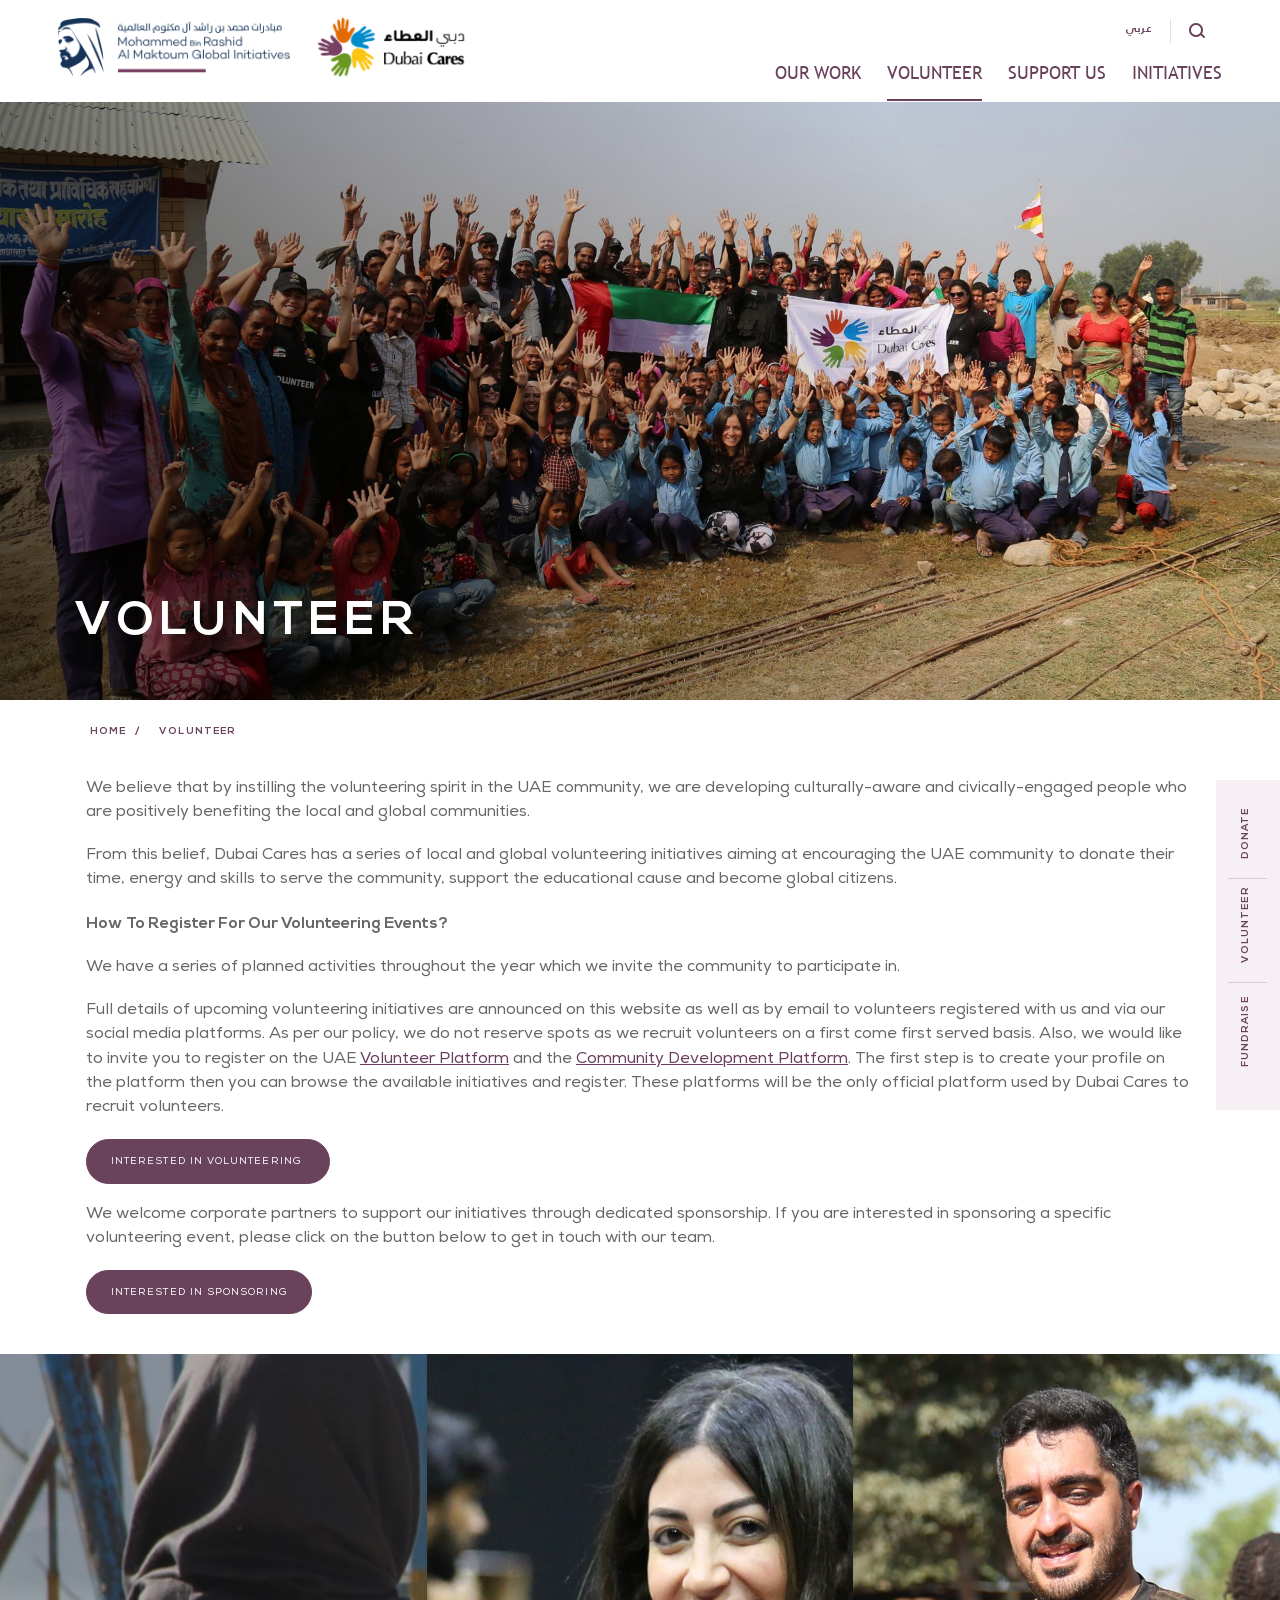
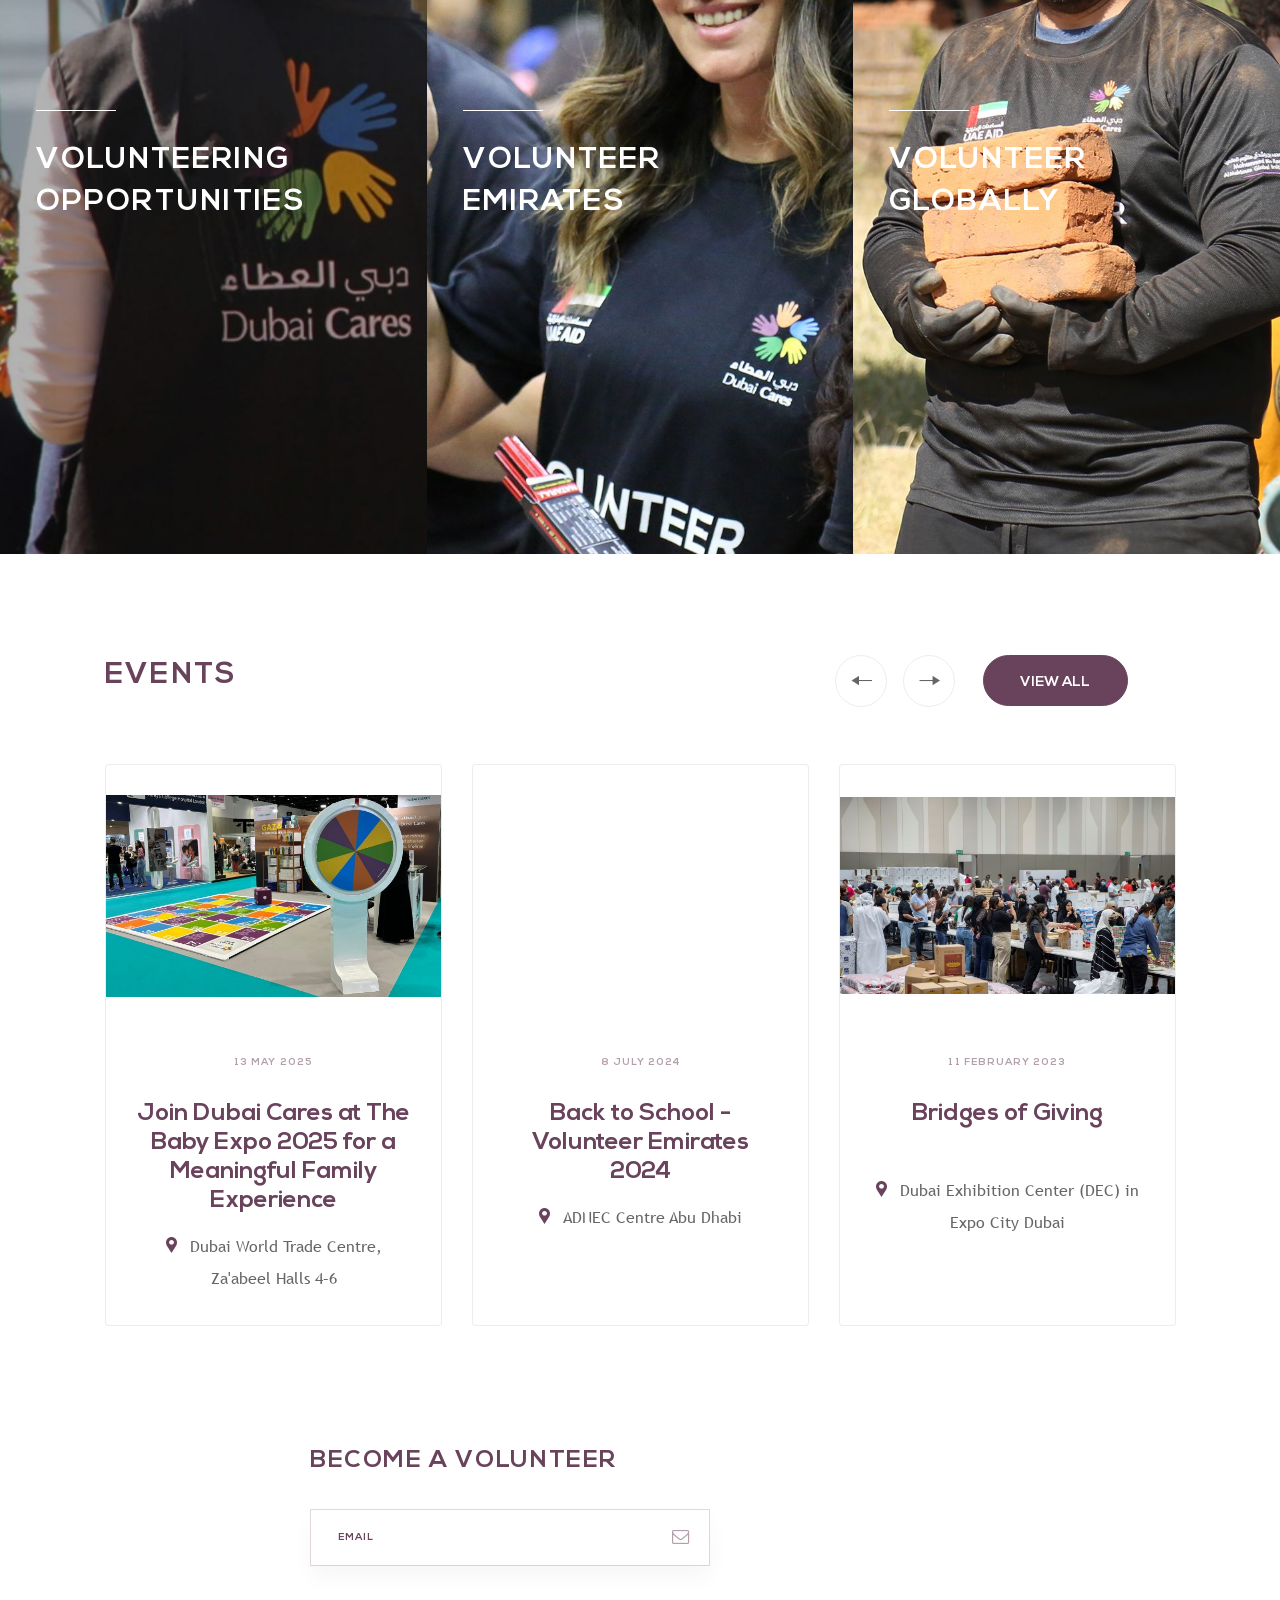
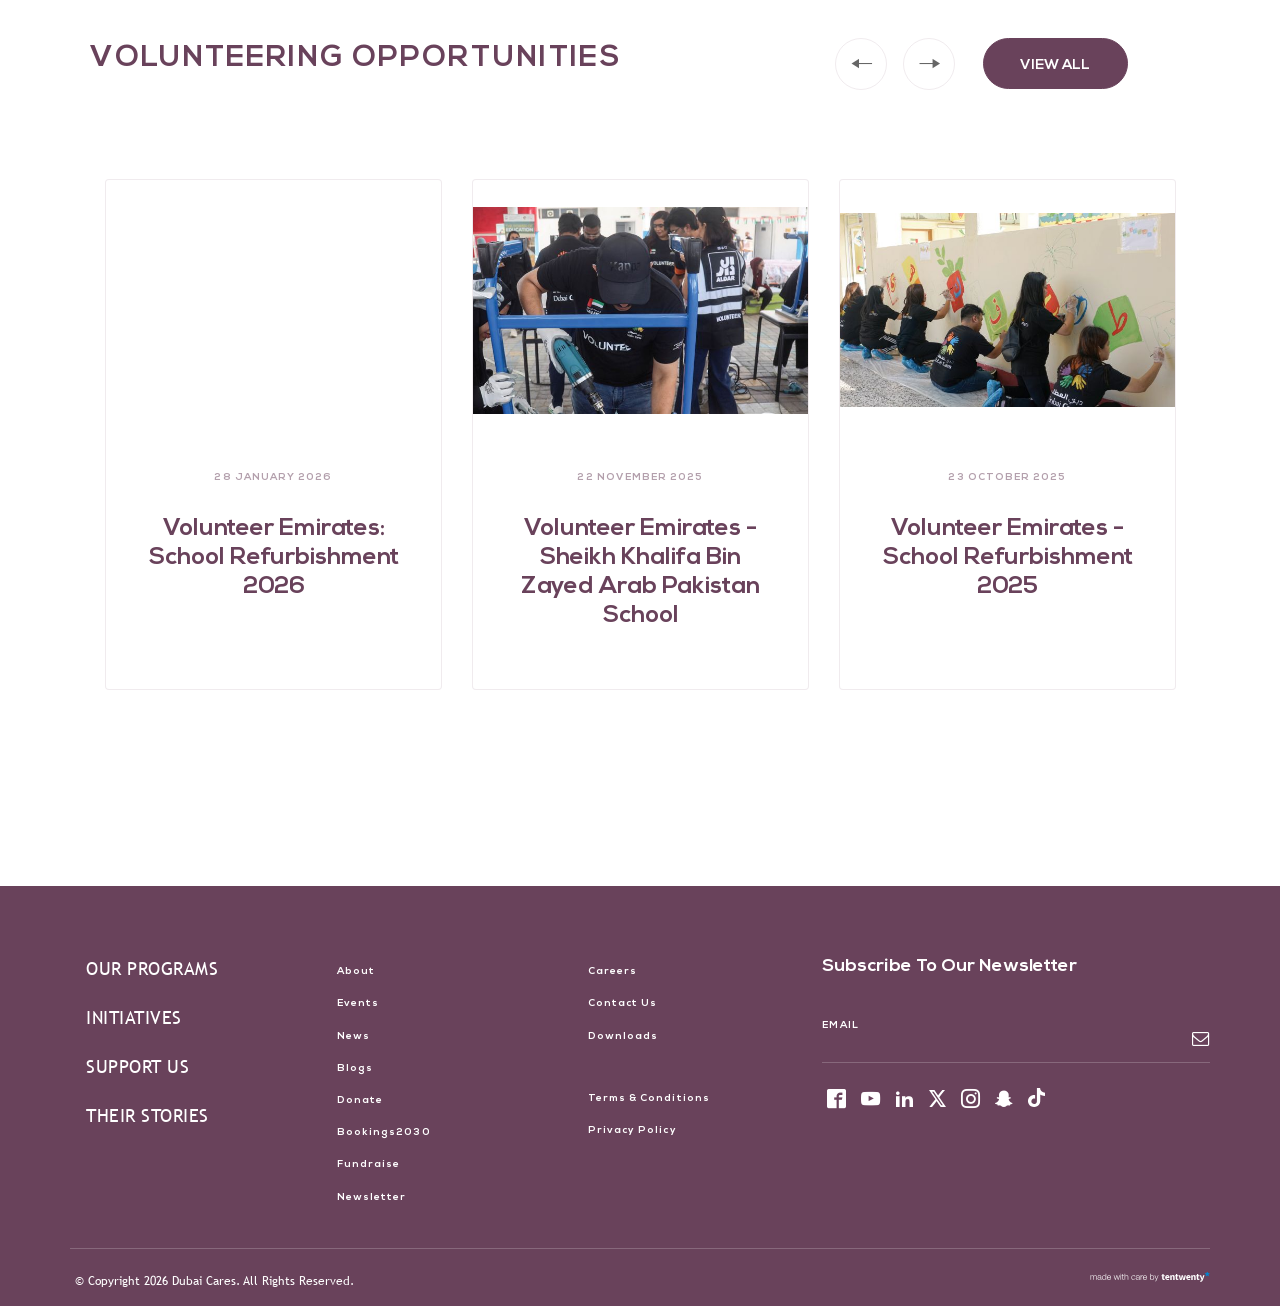
<file: volunteer.html>
<!DOCTYPE html>
<!--[if lte IE 8]> <html lang="en-us" class="ie10 ie9 ie8"> <![endif]-->
<!--[if IE 9]> <html lang="en-us" class="ie10 ie9"> <![endif]-->
<!--[if gt IE 9]><!-->
<html lang="en-us"> <!--<![endif]-->

<head>
<script>document.documentElement.className += " local-transition-pending";</script>
    
<meta http-equiv="content-type" content="text/html; charset=UTF-8" />
<title>Volunteer | Dubai Cares</title>
<meta name="description" content="" />
<meta name="generator" content="concrete5 - 5.6.3.5b1" />
<script type="text/javascript">
var CCM_DISPATCHER_FILENAME = '/index.php';var CCM_CID = 141;var CCM_EDIT_MODE = false;var CCM_ARRANGE_MODE = false;var CCM_IMAGE_PATH = "/concrete/images";
var CCM_TOOLS_PATH = "/tools/required";
var CCM_BASE_URL = "https://www.dubaicares.ae";
var CCM_REL = "";
var CCM_SITE = "Dubai Cares";

</script>

	<link rel="shortcut icon" href="img/faviocn.png" type="image/x-icon" />
	<link rel="icon" href="img/faviocn.png" type="image/x-icon" />
	<link rel="apple-touch-icon" href="img/faviocn.png"  />
<meta name="msapplication-TileImage" content="img/faviocn.png" />
    <meta name="viewport" content="width=device-width, initial-scale=1, user-scalable=no">
<meta http-equiv="X-UA-Compatible" content="IE=edge">
<meta name="author" content="TenTwenty | Webdesign, Webshops & E-marketing | Dubai">

<!-- Meta Tags for Social Media -->
<meta property="og:site_name" content="Dubai Cares">
<!-- Below tag will be used for android mobile browser colors, change it to main logo color of the project -->
<meta name="theme-color" content="#393939">
<meta property="og:image" content="img/VG17_INTROPAGE.jpg">
<meta property="og:title" content="Dubai Cares | Volunteer">
<meta property="og:description" content="">
<meta name="twitter:title" content="Dubai Cares | Volunteer">
<meta name="twitter:image" content="img/VG17_INTROPAGE.jpg">
<meta name="twitter:description" content="">
<meta name="twitter:card" content="summary_large_image" />


<!-- Google Tag Manager -->
<script>
    (function(w, d, s, l, i) {
        w[l] = w[l] || [];
        w[l].push({
            'gtm.start': new Date().getTime(),
            event: 'gtm.js'
        });
        var f = d.getElementsByTagName(s)[0],
            j = d.createElement(s),
            dl = l != 'dataLayer' ? '&l=' + l : '';
        j.async = true;
        j.src =
            'https://www.googletagmanager.com/gtm.js?id=' + i + dl;
        f.parentNode.insertBefore(j, f);
    })(window, document, 'script', 'dataLayer', 'GTM-K36D6ZLF');
</script>
<!-- End Google Tag Manager -->

<!-- Facebook Pixel Code -->

<script>
    ! function(f, b, e, v, n, t, s)



    {
        if (f.fbq) return;
        n = f.fbq = function() {
            n.callMethod ?



                n.callMethod.apply(n, arguments) : n.queue.push(arguments)
        };



        if (!f._fbq) f._fbq = n;
        n.push = n;
        n.loaded = !0;
        n.version = '2.0';



        n.queue = [];
        t = b.createElement(e);
        t.async = !0;



        t.src = v;
        s = b.getElementsByTagName(e)[0];



        s.parentNode.insertBefore(t, s)
    }(window, document, 'script',



        'https://connect.facebook.net/en_US/fbevents.js');



    fbq('init', '1480082628863732');



    fbq('track', 'PageView');
</script>

<noscript>

    <img height="1" width="1" src="https://www.facebook.com/tr?id=1480082628863732&ev=PageView

&noscript=1" />

</noscript>

<!-- End Facebook Pixel Code -->

<link rel="stylesheet" type="text/css" href="css/ccm.base.css" />
<script type="text/javascript" src="js/jquery.js"></script>
<script type="text/javascript" src="js/ccm.base.js"></script>
<link rel="stylesheet" type="text/css" href="css/style.css" />
<link rel="stylesheet" type="text/css" href="css/local-enhancements.css" />
<link rel="stylesheet" type="text/css" href="css/print.css" />
<link rel="stylesheet" type="text/css" href="css/view.css" />
<link rel="stylesheet" type="text/css" href="css/formidable-default-view.css" />

<!--[if lt IE 9]>
<script src="https://cdnjs.cloudflare.com/ajax/libs/html5shiv/3.7.3/html5shiv.min.js"></script>
<script src="https://cdnjs.cloudflare.com/ajax/libs/respond.js/1.4.2/respond.min.js"></script>
<![endif]-->

<!--[if !IE]><!-->
<script>
    if ( /*@cc_on!@*/ false) {
        document.documentElement.className += ' ie10';
    }
</script>
<!--<![endif]-->

<script>
    //set cookie for site
    function setCookie(cname, cvalue) {
        var d = new Date();
        d.setTime(d.getTime() + 2160000000);
        var expires = "expires=" + d.toUTCString();
        document.cookie = cname + "=" + cvalue + "; " + expires + "; path=/";
    }
</script>

<script type="text/javascript">
    var gaJsHost = (("https:" == document.location.protocol) ? "https://ssl." : "http://www.");
    document.write(unescape("%3Cscript src='" + gaJsHost + "google-analytics.com/ga.js' type='text/javascript'%3E%3C/script%3E"));
</script>
<script type="text/javascript">
    try {
        var pageTracker = _gat._getTracker("UA-177909-70");
        pageTracker._trackPageview();
    } catch (err) {}
</script>
<style>
    /* .dual-ring-loader */
    .dual-ring-loader {
        display: inline-block;
        width: 64px;
        height: 64px;

        display: inline-block;
        width: 64px;
        height: 64px;
        position: absolute;
        z-index: 9;
        left: 50%;
        transform: translateX(-50%);
        display: block;

    }

    .dual-ring-loader:after {
        content: " ";
        display: block;
        width: 46px;
        height: 46px;
        margin: 1px;
        border-radius: 50%;
        border: 5px solid #cef;
        border-color: #cef transparent #cef transparent;
        animation: dual-ring-loader 1.2s linear infinite;
    }

    @keyframes dual-ring-loader {
        0% {
            transform: rotate(0deg);
        }

        100% {
            transform: rotate(360deg);
        }
    }

    /* .dual-ring-loader */
</style></head>

<body class=" initiatives-page volunteer">
    <!-- Google Tag Manager (noscript) -->
    <noscript>
        <iframe src="https://www.googletagmanager.com/ns.html?id=GTM-K36D6ZLF" height="0" width="0" style="display:none;visibility:hidden">
        </iframe>
    </noscript>
    <!-- End Google Tag Manager (noscript) -->
    <div class="site-loader">
        <div class="logo-middle">
            <img src="img/new-logo.png" class="dubai-cares" alt="Dubai Cares" />
        </div>
    </div>


    <script>
        // if($('body').hasClass('home-page')) {        
        //     if($(window).width() > 300){
        //             $('.site-loader').show();
        //             $('.site-loader .logo-middle').hide();
        //             setTimeout(function() {
        //                 $('.site-loader').hide();
        //                 $('header').addClass('animation_on');
        //                 $(".header__nav--wrap").addClass('animation_on');
        //                 $(".header__wrap").addClass('animation_on');
        //             },1);
        //         }else{
        //             $('.site-loader').show();
        //         }
        // }
        // else {

        // if (document.cookie.indexOf("visited=") == -1) {
        //     setCookie("visited", "1");
        //     if ($(window).width() > 300) {
        //         $('.site-loader').show();
        //         $('.site-loader .logo-middle').hide();
        //         setTimeout(function() {
        //             $('.site-loader').hide();
        //             $('header').addClass('animation_on');
        //             $(".header__nav--wrap").addClass('animation_on');
        //             $(".header__wrap").addClass('animation_on');
        //         }, 1);
        //     } else {
        //         $('.site-loader').show();
        //     }
        // }
        // }
    </script>
    <div class="wrapper">
        
<!-- Banner Images - Multi-Image attribute -->

<div class="header__wrap">
    <header class="header ">
                <div class="header__logo__new">
            <div class="logo-video">
                <a class="image" href="https://www.almaktouminitiatives.org/en" target="_blank">
                    <img src="img/mbrgi.png" alt="Dubai Cares"/>
                </a>
                <a class="image dc" href="index.html">
                    <img src="img/logo-new-2.png" alt="Dubai Cares"/>
                </a>
                <a class="vid" href="https://www.almaktouminitiatives.org/en" target="_blank">
                <div id="logo-one" class="logo_part_one"></div>
                </a>
                <a class="vid" href="index.html">
                <div id="logo-two" class="logo_part_two"></div>
                </a>
            </div>
        </div>
        <nav class="header__nav">
            <ul class="header__nav header__nav--lang">


                                                    <li class="active"><a class="language-switcher-btn ar" href="https://www.dubaicares.ae/tools/locale?_lcl=ar_AE&_isAjax=1&_path=%252Fvolunteer">عربي</a></li>
                

<!--                <li class="--><!--"><a class="language-switcher-btn" href="--><!--">--><!--</a></li>-->
<!--                <li class="--><!--"><a class="language-switcher-btn ar" href="--><!--">--><!--</a></li>-->
            </ul>
            <ul class="header__nav header__nav--utilities">
                <li class="search-bar">
                    <a id="siteSearchButton" class="search-link"><span class="icon__search-top"></span></a>
                    <div class="search-panal__wrap--top">
                        
<form action="https://www.dubaicares.ae/search/" method="get" class="search-panal__form">
		
			<input name="search_paths[]" type="hidden" value="" />
		
	<input name="query" type="text" placeholder="search"  value="" class="search-panal__input-text" />	
	<button name="submit" type="submit" class="search-panal__btn-search"><span class="icon__search-top"></span></button>	
</form>                    </div>
                </li>
                <li class="menu-toggle--mobile"><a id="mobileMenuToggle" class="menu-toggle--mobile__button"><img src="img/list.svg"></a></li>
            </ul>
            

            <ul class="header__nav header__nav--site sss">
        <li class="header__site-nav--first" id="our-work">
           <div class="arrow" data-toggle-class="active" data-target-id="our-work"></div>
               <a class="header__site-nav--first" href="our-work.html" target="_self">Our Work</a>
        
    </li>
        <li class="header__site-nav--selected header__site-nav--path-selected" id="volunteer">
           <div class="arrow" data-toggle-class="active" data-target-id="volunteer"></div>
               <a class="header__site-nav--selected header__site-nav--path-selected" href="volunteer.html" target="_self">Volunteer</a>
        
    </li>
        <li class="" id="support-us">
           <div class="arrow" data-toggle-class="active" data-target-id="support-us"></div>
               <a class="" href="support-us.html" target="_self">Support Us</a>
        
    </li>
        <li class="" id="initiatives">
           <div class="arrow" data-toggle-class="active" data-target-id="initiatives"></div>
               <a class="" href="initiatives.html" target="_self">Initiatives</a>
        
    </li>
    </ul>            <span id="menuToggle" class="menu-toggle">
                <span>Menu</span>
            </span>
        </nav>
    </header>
</div>

<div class="submenus" style="display: none">
    <div class="our-work">
        <ul class="nav"> 
            
	<li>
        <a href="https://www.dubaicares.ae/our-work/geographic-reach/" target="_self">Geographic Reach</a>
    </li>




	<li>
        <a href="https://www.dubaicares.ae/programs/" target="_self">Our Programs</a>
    </li>




	<li>
        <a href="https://www.dubaicares.ae/our-work/research/" target="_self">Research</a>
    </li>




	<li>
        <a href="https://www.dubaicares.ae/advocacy/" target="_self">Advocacy</a>
    </li>




	<li>
        <a href="https://www.dubaicares.ae/our-work/emergency-response/" target="_self">Emergency Response</a>
    </li>



        </ul>
    </div>

    <div class="volunteer">
        <ul class="nav"> 
            
	<li>
        <a href="https://www.dubaicares.ae/volunteer/volunteering-opportunities/" target="_self">Register as a Volunteer</a>
    </li>




	<li>
        <a href="https://www.dubaicares.ae/volunteer/volunteer-emirates/" target="_self">Volunteer Emirates</a>
    </li>




	<li>
        <a href="https://www.dubaicares.ae/volunteer/volunteer-globally/" target="_self">Volunteer Globally</a>
    </li>



        </ul>
    </div>

    <div class="support-us">
        <ul class="nav"> 
            
	<li>
        <a href="https://www.dubaicares.ae/support-us/donate/" target="_self">Donate</a>
    </li>




	<li>
        <a href="https://www.dubaicares.ae/support-us/sponsor/" target="_self">Sponsor</a>
    </li>





    <li>
		<a href="https://fundraising.dubaicares.ae/" target="_blank">Fundraise</a>
	</li>



	<li>
        <a href="https://www.dubaicares.ae/support-us/our-partners/" target="_self">Partnerships</a>
    </li>



        </ul>
    </div>

    <div class="initiatives">
        <ul class="nav"> 
            

    <li>
		<a href="https://ramadan.dubaicares.ae/" target="_blank">Feed A Child, Build A Kitchen</a>
	</li>



	<li>
        <a href="https://www.dubaicares.ae/initiatives/adopt-school/" target="_self">Adopt a School </a>
    </li>




	<li>
        <a href="https://www.dubaicares.ae/initiatives/tasteofgiving/" target="_self">Taste of Giving </a>
    </li>




	<li>
        <a href="https://www.dubaicares.ae/initiatives/walk-education/" target="_self">Walk for Education </a>
    </li>




	<li>
        <a href="https://www.dubaicares.ae/initiatives/studentsforstudents/" target="_self">Students for Students </a>
    </li>




	<li>
        <a href="https://www.dubaicares.ae/initiatives/adoptalibrary/" target="_self">Adopt a Library</a>
    </li>



        </ul>
    </div>
</div>        


  <section class="banner-slider__wrap  banner-slider--with-counter banner-slider__has-image">
            
      <div class="banner-slider">      
                <div class="banner-slider__item">
                      <div class="banner-slider__image--bg banner-slider__image" style="background-image:url(img/d76dbcf63c2b632bb96f1e032b85eb8a_f287.jpg); background-position:center center"></div>
                                <div class="banner-slider__caption-wrap">
              <div class="banner-slider__caption">                
                                  <div class="container"><h1  >Volunteer</h1></div>

                                                  
              </div>
            </div>
                  </div>
                        
      </div>      
      <!-- <div class="progress__wrap">
        <div class="progress__paging"></div>
        <svg class="progress__pie" width="62px" height="62px" viewBox="0 0 62 62" version="1.1" xmlns="http://www.w3.org/2000/svg">        
          <circle r="30.5" cx="31" cy="81" fill="transparent" stroke-dasharray="195" stroke-dashoffset="0"></circle>
          <circle class="bar" r="30.5" cx="31" cy="81" fill="transparent" stroke-dasharray="195" stroke-dashoffset="0"></circle>
        </svg>
      </div>     -->
      </section>
<main class="main">
          <div class="breadcrumb__wrap">
            <div class="breadcrumb"><nav><a href="index.html" target="_self">home</a>
		            <span class="ccm-autonav-breadcrumb-sep"> / </span><a>Volunteer</a></nav></div>
        </div>                
      
      <section class="container standard-container">
      
<div class="layout-base">
    <p class="Body">We believe that by instilling the volunteering spirit in the UAE community, we are developing culturally-aware and civically-engaged people who are positively benefiting the local and global communities.</p>
<p class="Body">From this belief, Dubai Cares has a series of local and global volunteering initiatives aiming at encouraging the UAE community to donate their time, energy and skills to serve the community, support the educational cause and become global citizens.</p>
<p class="Body"><strong>How To Register For Our Volunteering Events?</strong></p>
<p class="Body">We have a series of planned activities throughout the year which we invite the community to participate in.</p>
<p class="Body">Full details of upcoming volunteering initiatives are announced on this website as well as by email to volunteers registered with us and via our social media platforms. As per our policy, we do not reserve spots as we recruit volunteers on a first come first served basis. Also, we would like to invite you to register on the UAE <span style="text-decoration: underline; color: #693c5e;"><strong><a href="http://www.volunteers.ae" target="_blank"><span style="color: #693c5e; text-decoration: underline;">Volunteer Platform</span></a></strong></span> and the <span style="text-decoration: underline; color: #693c5e;"><strong><a href="http://www.cda.gov.ae" target="_blank"><span style="color: #693c5e; text-decoration: underline;">Community Development Platform</span></a></strong></span>. The first step is to create your profile on the platform then you can browse the available initiatives and register. These platforms will be the only official platform used by Dubai Cares to recruit volunteers.</p>
<p class="button"><span style="color: #ffffff;"><a href="https://www.dubaicares.ae/volunteer/volunteering-opportunities/"><span style="color: #ffffff;">interested in volunteering</span></a> </span></p>
<p>We welcome corporate partners to support our initiatives through dedicated sponsorship. If you are interested in sponsoring a specific volunteering event, please click on the button below to get in touch with our team.</p>
<p class="button"><span style="color: #ffffff;"><a title="Interested in sponsoring" href="https://www.dubaicares.ae/support-us/sponsor/" target="_blank"><span style="color: #ffffff;">Interested in sponsoring</span></a></span></p></div>
    </section>
    
      <section class="fullscreen_lsit__wrap fulscreen">
    <div class="fullscreen_lsit">
                    <div class="fullscreen_lsit__item">
                <div class="fullscreen_lsit__image">
                    <div class="fullscreen_lsit__image-src" 
                                             style="background-image:url('img/5c8418fb59fd7575d94eee268cef7f81_f17.jpg')"
                                         ></div>
                </div>
                <div class="fullscreen_lsit__title">
                    <span class="fullscreen_lsit__title-bdr"></span>
                    Volunteering Opportunities                </div>
                <a class="fullscreen_lsit__link" href="supports-us_volunteering-opportunities.html">Volunteering Opportunities</a>
            </div>
                    <div class="fullscreen_lsit__item">
                <div class="fullscreen_lsit__image">
                    <div class="fullscreen_lsit__image-src" 
                                             style="background-image:url('img/1d991fa25d2dcb6049811bf72e2d53f6_f1140.jpg')"
                                         ></div>
                </div>
                <div class="fullscreen_lsit__title">
                    <span class="fullscreen_lsit__title-bdr"></span>
                    Volunteer Emirates                </div>
                <a class="fullscreen_lsit__link" href="https://www.dubaicares.ae/volunteer/volunteer-emirates/">Volunteer Emirates</a>
            </div>
                    <div class="fullscreen_lsit__item">
                <div class="fullscreen_lsit__image">
                    <div class="fullscreen_lsit__image-src" 
                                             style="background-image:url('img/a07793a2054ed8ab8c1761c5107239e1_f1163.jpg')"
                                         ></div>
                </div>
                <div class="fullscreen_lsit__title">
                    <span class="fullscreen_lsit__title-bdr"></span>
                    Volunteer Globally                </div>
                <a class="fullscreen_lsit__link" href="https://www.dubaicares.ae/volunteer/volunteer-globally/">Volunteer Globally</a>
            </div>
            </div>
</section>
<section class="events__wrap carousel-wrap event-slider-init" style="position: relative">
    <div class="events__container">
        <div class="events__section-header">
            <h3 class="events__section-header--title">Events</h3>
            <div class="events__actions-header">
                <span class="events__section-header--arrow carousel-prev"><i class="icon__prev"></i></span>
                <span class="events__section-header--arrow carousel-next"><i class="icon__next"></i></span>
                <a href="https://www.dubaicares.ae/events/" class="events__view-all">View all</a>
            </div>
        </div>
        <div class="events carousel-three-column2">
                            <div class="events__item">
                                            <div class="events__image" style="background-image:url('img/e0af6750b446db6c23e3bc187949925c_f34407.jpg')"></div>
                                        <div class="events__date">13 May 2025</div>
                    
                    <h4 class="events__title">Join Dubai Cares at The Baby Expo 2025 for a Meaningful Family Experience</h4>
                                        <p class="opportunities__location"><span class="icon__location-pin"></span> Dubai World Trade Centre, Za'abeel Halls 4–6</p>
                    <a class="news__button" href="https://www.dubaicares.ae/events/babyexpo2025/">Read more</a>
                    <a class="events__link" href="https://www.dubaicares.ae/events/babyexpo2025/">Volunteer for this event</a>
                </div>
                            <div class="events__item">
                                            <div class="events__image" style="background-image:url('https://www.dubaicares.ae/files/cache/f0547be3864636bd42964fd8197900b7_f27260.JPG')"></div>
                                        <div class="events__date">8 July 2024</div>
                    
                    <h4 class="events__title">Back to School - Volunteer Emirates 2024</h4>
                                        <p class="opportunities__location"><span class="icon__location-pin"></span> ADNEC Centre Abu Dhabi</p>
                    <a class="news__button" href="https://www.dubaicares.ae/events/ve-backtoschool-2/">Read more</a>
                    <a class="events__link" href="https://www.dubaicares.ae/events/ve-backtoschool-2/">Volunteer for this event</a>
                </div>
                            <div class="events__item">
                                            <div class="events__image" style="background-image:url('img/f58c7dc6efdd8148c72edde3721ae652_f17015.jpg')"></div>
                                        <div class="events__date">11 February 2023</div>
                    
                    <h4 class="events__title">Bridges of Giving</h4>
                                        <p class="opportunities__location"><span class="icon__location-pin"></span> Dubai Exhibition Center (DEC) in Expo City Dubai</p>
                    <a class="news__button" href="https://www.dubaicares.ae/events/bridgesofgiving/">Read more</a>
                    <a class="events__link" href="https://www.dubaicares.ae/events/bridgesofgiving/">Volunteer for this event</a>
                </div>
                            <div class="events__item">
                                            <div class="events__image" style="background-image:url('img/154898dbba4c9da5801da35573c9b809_f20249.jpg')"></div>
                                        <div class="events__date">15 November 2022</div>
                    
                    <h4 class="events__title">Back to School - Volunteer Emirates 2023</h4>
                                        <p class="opportunities__location"><span class="icon__location-pin"></span> Jafza One, Convention Centre, Jebel Ali, Dubai</p>
                    <a class="news__button" href="https://www.dubaicares.ae/events/ve-backtoschool/">Read more</a>
                    <a class="events__link" href="https://www.dubaicares.ae/events/ve-backtoschool/">Volunteer for this event</a>
                </div>
                            <div class="events__item">
                                            <div class="events__image" style="background-image:url('img/d6f7d1cb7d628804023a4e730e7784dc_f15682.jpg')"></div>
                                        <div class="events__date">14 November 2022</div>
                    
                    <h4 class="events__title">The last edition of Volunteer Emirates 2022</h4>
                                        <p class="opportunities__location"><span class="icon__location-pin"></span> National Charity School for Girls in Sharjah, Al Nasiriyah branch</p>
                    <a class="news__button" href="https://www.dubaicares.ae/events/3rd-edition-ve-2022/">Read more</a>
                    <a class="events__link" href="https://www.dubaicares.ae/events/3rd-edition-ve-2022/">Volunteer for this event</a>
                </div>
                            <div class="events__item">
                                            <div class="events__image" style="background-image:url('https://www.dubaicares.ae/files/cache/a35b12b05e0fdfa98df702e6dfb02fee_f15440.JPG')"></div>
                                        <div class="events__date">4 November 2022</div>
                    
                    <h4 class="events__title">2nd Edition of Volunteer Emirates 2022</h4>
                                        <p class="opportunities__location"><span class="icon__location-pin"></span> National Charity School for Boys in Dubai</p>
                    <a class="news__button" href="https://www.dubaicares.ae/events/2nd-edition-ve-2022/">Read more</a>
                    <a class="events__link" href="https://www.dubaicares.ae/events/2nd-edition-ve-2022/">Volunteer for this event</a>
                </div>
                            <div class="events__item">
                                            <div class="events__image" style="background-image:url('img/141ab0dd20351a6218b41eb637b216a8_f15441.jpg')"></div>
                                        <div class="events__date">31 October 2022</div>
                    
                    <h4 class="events__title">TFG 7 Emirates Cycle Challenge</h4>
                                        <p class="opportunities__location"><span class="icon__location-pin"></span> 7 Emirates</p>
                    <a class="news__button" href="https://www.dubaicares.ae/events/tfg-7-emirates-cycle-challenge/">Read more</a>
                    <a class="events__link" href="https://www.dubaicares.ae/events/tfg-7-emirates-cycle-challenge/">Volunteer for this event</a>
                </div>
                            <div class="events__item">
                                            <div class="events__image" style="background-image:url('img/ebb7aad5c82a3aeaa33c3522b452b4b0_f14392.jpg')"></div>
                                        <div class="events__date">9 May 2022</div>
                    
                    <h4 class="events__title">We Stand Together</h4>
                                        <p class="opportunities__location"><span class="icon__location-pin"></span> South Hall of Dubai Exhibition Center (DEC) in Expo City Dubai</p>
                    <a class="news__button" href="https://www.dubaicares.ae/events/westandtogether/">Read more</a>
                    <a class="events__link" href="https://www.dubaicares.ae/events/westandtogether/">Volunteer for this event</a>
                </div>
                            <div class="events__item">
                                            <div class="events__image" style="background-image:url('img/c72f8190336073240de91c8ca8d194ff_f11588.jpeg')"></div>
                                        <div class="events__date">15 March 2022</div>
                    
                    <h4 class="events__title">Photography Competition</h4>
                                        <p class="opportunities__location"><span class="icon__location-pin"></span> Dubai Cares Pavilion, Opportunity District, EXPO 2020 Dubai </p>
                    <a class="news__button" href="https://www.dubaicares.ae/events/photographycompetition/">Read more</a>
                    <a class="events__link" href="https://www.dubaicares.ae/events/photographycompetition/">Volunteer for this event</a>
                </div>
                            <div class="events__item">
                                            <div class="events__image" style="background-image:url('img/d2765a2aa516462184f34a4b7b350747_f9331.jpg')"></div>
                                        <div class="events__date">14 December 2021</div>
                    
                    <h4 class="events__title">Winter Break Workshops</h4>
                                        <p class="opportunities__location"><span class="icon__location-pin"></span> Dubai Cares Pavilion, Opportunity District, EXPO 2020 Dubai </p>
                    <a class="news__button" href="https://www.dubaicares.ae/events/winterbreakworkshops/">Read more</a>
                    <a class="events__link" href="https://www.dubaicares.ae/events/winterbreakworkshops/">Volunteer for this event</a>
                </div>
                            <div class="events__item">
                                            <div class="events__image" style="background-image:url('img/dcbb97b0e87da1eae3facc63f3fd0c29_f8255.jpg')"></div>
                                        <div class="events__date">19 November 2021</div>
                    
                    <h4 class="events__title">Placing Human Dignity at the Heart of Storytelling</h4>
                                        <p class="opportunities__location"><span class="icon__location-pin"></span> Terra Auditorium, Sustainability District, Expo 2020 Dubai</p>
                    <a class="news__button" href="https://www.dubaicares.ae/events/placing-human-dignity-heart-storytelling/">Read more</a>
                    <a class="events__link" href="https://www.dubaicares.ae/events/placing-human-dignity-heart-storytelling/">Volunteer for this event</a>
                </div>
                            <div class="events__item">
                                            <div class="events__image" style="background-image:url('img/d4a8dda42e7d49c0dce82490de65b2e2_f8253.jpg')"></div>
                                        <div class="events__date">1 November 2021</div>
                    
                    <h4 class="events__title">Local Stories that Empower, Improve and Transform</h4>
                                        <p class="opportunities__location"><span class="icon__location-pin"></span> The Nexus for People & Planet, Opportunity District, Expo 2020 Dubai</p>
                    <a class="news__button" href="https://www.dubaicares.ae/events/local-stories-empower-improve-and-transform/">Read more</a>
                    <a class="events__link" href="https://www.dubaicares.ae/events/local-stories-empower-improve-and-transform/">Volunteer for this event</a>
                </div>
                            <div class="events__item">
                                            <div class="events__image" style="background-image:url('img/a23b380548877da4c8657736748c84de_f8251.jpg')"></div>
                                        <div class="events__date">18 October 2021</div>
                    
                    <h4 class="events__title">Stories of Great Ambition and Hope</h4>
                                        <p class="opportunities__location"><span class="icon__location-pin"></span> Terra Auditorium, Sustainability District, Expo 2020 Dubai</p>
                    <a class="news__button" href="https://www.dubaicares.ae/events/stories-great-ambition-and-hope/">Read more</a>
                    <a class="events__link" href="https://www.dubaicares.ae/events/stories-great-ambition-and-hope/">Volunteer for this event</a>
                </div>
                            <div class="events__item">
                                            <div class="events__image" style="background-image:url('img/a1a3887d45160ac2569800969bd2d4fd_f8250.jpg')"></div>
                                        <div class="events__date">5 October 2021</div>
                    
                    <h4 class="events__title">Working Together to Safeguard our Collective Future</h4>
                                        <p class="opportunities__location"><span class="icon__location-pin"></span> Opportunity Forum, Opportunity District, Expo 2020 Dubai</p>
                    <a class="news__button" href="https://www.dubaicares.ae/events/working-together-safeguard-our-collective-future/">Read more</a>
                    <a class="events__link" href="https://www.dubaicares.ae/events/working-together-safeguard-our-collective-future/">Volunteer for this event</a>
                </div>
                            <div class="events__item">
                                            <div class="events__image" style="background-image:url('img/af34ed5a5646b2cb1462bfaaf01e9e05_f7810.png')"></div>
                                        <div class="events__date">12 September 2021</div>
                    
                    <h4 class="events__title">Experience The Future is Human with Dubai Cares at Expo 2020 Dubai</h4>
                                        <p class="opportunities__location"><span class="icon__location-pin"></span> EXPO 2020</p>
                    <a class="news__button" href="https://www.dubaicares.ae/events/experience-future-human-dubai-cares-expo-2020-dubai/">Read more</a>
                    <a class="events__link" href="https://www.dubaicares.ae/events/experience-future-human-dubai-cares-expo-2020-dubai/">Volunteer for this event</a>
                </div>
                            <div class="events__item">
                                            <div class="events__image" style="background-image:url('img/94c747a2bfa39c5f8a738d8c1661c6fa_f1214.jpg')"></div>
                                        <div class="events__date">28 January 2020</div>
                    
                    <h4 class="events__title">Emirates Literature Festival 2020</h4>
                                        <p class="opportunities__location"><span class="icon__location-pin"></span>  InterContinental Dubai Festival City</p>
                    <a class="news__button" href="https://www.dubaicares.ae/events/emirates-literature-festival-2020/">Read more</a>
                    <a class="events__link" href="https://www.dubaicares.ae/events/emirates-literature-festival-2020/">Volunteer for this event</a>
                </div>
                            <div class="events__item">
                                            <div class="events__image" style="background-image:url('img/85803a712888548455d7176e178e1fc7_f1431.jpg')"></div>
                                        <div class="events__date">12 January 2020</div>
                    
                    <h4 class="events__title">Dubai Cares Walk for Education 2020</h4>
                                        <p class="opportunities__location"><span class="icon__location-pin"></span> Dubai Creek Park - Gate 2</p>
                    <a class="news__button" href="https://www.dubaicares.ae/events/dubai-cares-walk-education-2020/">Read more</a>
                    <a class="events__link" href="https://www.dubaicares.ae/events/dubai-cares-walk-education-2020/">Volunteer for this event</a>
                </div>
                            <div class="events__item">
                                            <div class="events__image" style="background-image:url('img/6e96b93375ef6ca51e3997798bd7b8eb_f1327.jpg')"></div>
                                        <div class="events__date">21 November 2019</div>
                    
                    <h4 class="events__title">10th Volunteer Emirates 2019</h4>
                                        <p class="opportunities__location"><span class="icon__location-pin"></span> Senses Residential and Day Care for Special Needs in Dubai</p>
                    <a class="news__button" href="https://www.dubaicares.ae/events/10th-volunteer-emirates-2019/">Read more</a>
                    <a class="events__link" href="https://www.dubaicares.ae/events/10th-volunteer-emirates-2019/">Volunteer for this event</a>
                </div>
                            <div class="events__item">
                                            <div class="events__image" style="background-image:url('img/1336319865929acd833f42932d15e64f_f1316.jpg')"></div>
                                        <div class="events__date">5 November 2019</div>
                    
                    <h4 class="events__title">Volunteer Globally 2020 - Nepal</h4>
                                        <p class="opportunities__location"><span class="icon__location-pin"></span> Nepal</p>
                    <a class="news__button" href="https://www.dubaicares.ae/events/volunteer-globally-2020-nepal/">Read more</a>
                    <a class="events__link" href="https://www.dubaicares.ae/events/volunteer-globally-2020-nepal/">Volunteer for this event</a>
                </div>
                            <div class="events__item">
                                            <div class="events__image" style="background-image:url('img/ec10df9ee6a848b5a2aa892ec665f208_f1323.jpg')"></div>
                                        <div class="events__date">23 October 2019</div>
                    
                    <h4 class="events__title">8th and 9th edition of Volunteer Emirates 2019</h4>
                                        <p class="opportunities__location"><span class="icon__location-pin"></span> Senses Residential and Day Care for Special Needs in Dubai</p>
                    <a class="news__button" href="https://www.dubaicares.ae/events/8th-and-9th-edition-volunteer-emirates-2019/">Read more</a>
                    <a class="events__link" href="https://www.dubaicares.ae/events/8th-and-9th-edition-volunteer-emirates-2019/">Volunteer for this event</a>
                </div>
                            <div class="events__item">
                                            <div class="events__image" style="background-image:url('img/af271c8e6de31c7cd44fc74d504f4c7b_f1325.jpg')"></div>
                                        <div class="events__date">21 October 2019</div>
                    
                    <h4 class="events__title">Last Volunteer Emirates initiative for 2019</h4>
                                        <p class="opportunities__location"><span class="icon__location-pin"></span> Umm Al Qura School, Umm Al Quwain</p>
                    <a class="news__button" href="https://www.dubaicares.ae/events/last-volunteer-emirates-initiative-2019/">Read more</a>
                    <a class="events__link" href="https://www.dubaicares.ae/events/last-volunteer-emirates-initiative-2019/">Volunteer for this event</a>
                </div>
                            <div class="events__item">
                                            <div class="events__image" style="background-image:url('img/c4ddc224ee3e799845387c0e1c0e26de_f1247.jpg')"></div>
                                        <div class="events__date">1 October 2019</div>
                    
                    <h4 class="events__title">7th Edition of Volunteer Emirates 2019</h4>
                                        <p class="opportunities__location"><span class="icon__location-pin"></span> Senses Residential and Day Care for Special Needs in Dubai</p>
                    <a class="news__button" href="https://www.dubaicares.ae/events/7th-edition-volunteer-emirates-2019/">Read more</a>
                    <a class="events__link" href="https://www.dubaicares.ae/events/7th-edition-volunteer-emirates-2019/">Volunteer for this event</a>
                </div>
                            <div class="events__item">
                                            <div class="events__image" style="background-image:url('img/8ff7c21a8bdf7c4660611c457865a0c3_f1213.jpg')"></div>
                                        <div class="events__date">30 September 2019</div>
                    
                    <h4 class="events__title">Big Bad Wolf</h4>
                                        <p class="opportunities__location"><span class="icon__location-pin"></span> Dubai Studio City</p>
                    <a class="news__button" href="https://www.dubaicares.ae/events/big-bad-wolf/">Read more</a>
                    <a class="events__link" href="https://www.dubaicares.ae/events/big-bad-wolf/">Volunteer for this event</a>
                </div>
                            <div class="events__item">
                                            <div class="events__image" style="background-image:url('img/c128414d9a64d756d37353af6c4bc103_f1249.jpg')"></div>
                                        <div class="events__date">17 September 2019</div>
                    
                    <h4 class="events__title">6th Edition of Volunteer Emirates 2019</h4>
                                        <p class="opportunities__location"><span class="icon__location-pin"></span> Senses Residential and Day Care for Special Needs in Dubai</p>
                    <a class="news__button" href="https://www.dubaicares.ae/events/6th-edition-volunteer-emirates-2019/">Read more</a>
                    <a class="events__link" href="https://www.dubaicares.ae/events/6th-edition-volunteer-emirates-2019/">Volunteer for this event</a>
                </div>
                            <div class="events__item">
                                            <div class="events__image" style="background-image:url('img/1b3193c52d385b8e133d53ab883b7a72_f1253.jpg')"></div>
                                        <div class="events__date">29 August 2019</div>
                    
                    <h4 class="events__title">5th Edition of Volunteer Emirates 2019</h4>
                                        <p class="opportunities__location"><span class="icon__location-pin"></span> Senses Residential and Day Care for Special Needs in Dubai</p>
                    <a class="news__button" href="https://www.dubaicares.ae/events/5th-edition-volunteer-emirates-2019/">Read more</a>
                    <a class="events__link" href="https://www.dubaicares.ae/events/5th-edition-volunteer-emirates-2019/">Volunteer for this event</a>
                </div>
                            <div class="events__item">
                                            <div class="events__image" style="background-image:url('img/f7cda8dfbdf4a7b2dd75f8c1d1e4f61a_f1219.jpg')"></div>
                                        <div class="events__date">1 August 2019</div>
                    
                    <h4 class="events__title">&quot;Back to School&quot; edition of Volunteer Emirates</h4>
                                        <p class="opportunities__location"><span class="icon__location-pin"></span>  Dubai Police Officers' Club in Al Jaddaf</p>
                    <a class="news__button" href="https://www.dubaicares.ae/events/back-school-edition-volunteer-emirates/">Read more</a>
                    <a class="events__link" href="https://www.dubaicares.ae/events/back-school-edition-volunteer-emirates/">Volunteer for this event</a>
                </div>
                            <div class="events__item">
                                            <div class="events__image" style="background-image:url('img/8c0fd645de26f4319ddab43d8f491b31_f1202.jpg')"></div>
                                        <div class="events__date">22 June 2019</div>
                    
                    <h4 class="events__title">Dubai Cares Summer Camp is back!</h4>
                                        <p class="opportunities__location"><span class="icon__location-pin"></span> Uptown Mirdif School</p>
                    <a class="news__button" href="https://www.dubaicares.ae/events/dubai-cares-summer-camp-back/">Read more</a>
                    <a class="events__link" href="https://www.dubaicares.ae/events/dubai-cares-summer-camp-back/">Volunteer for this event</a>
                </div>
                            <div class="events__item">
                                            <div class="events__image" style="background-image:url('img/642552d116aee17f4d00403eca00032e_f1254.jpg')"></div>
                                        <div class="events__date">30 May 2019</div>
                    
                    <h4 class="events__title">4th Edition of Volunteer Emirates 2019</h4>
                                        <p class="opportunities__location"><span class="icon__location-pin"></span> Senses Residential and Day Care for Special Needs in Dubai</p>
                    <a class="news__button" href="https://www.dubaicares.ae/events/4th-edition-volunteer-emirates-2019/">Read more</a>
                    <a class="events__link" href="https://www.dubaicares.ae/events/4th-edition-volunteer-emirates-2019/">Volunteer for this event</a>
                </div>
                            <div class="events__item">
                                            <div class="events__image" style="background-image:url('img/342cb6cdae6c779b953260a32dce10ec_f1198.jpg')"></div>
                                        <div class="events__date">26 May 2019</div>
                    
                    <h4 class="events__title">Volunteer Globally 2019 - Senegal</h4>
                                        <p class="opportunities__location"><span class="icon__location-pin"></span> Senegal</p>
                    <a class="news__button" href="https://www.dubaicares.ae/events/volunteer-globally-2019-senegal/">Read more</a>
                    <a class="events__link" href="https://www.dubaicares.ae/events/volunteer-globally-2019-senegal/">Volunteer for this event</a>
                </div>
                            <div class="events__item">
                                            <div class="events__image" style="background-image:url('img/e2505cf798f5fd4df723a3a4331b388a_f1200.jpg')"></div>
                                        <div class="events__date">2 May 2019</div>
                    
                    <h4 class="events__title">Back to School Ramadan Campaign</h4>
                                        <p class="opportunities__location"><span class="icon__location-pin"></span> Dubai World Trade Centre, Hall 4</p>
                    <a class="news__button" href="https://www.dubaicares.ae/events/back-school-ramadan-campaign/">Read more</a>
                    <a class="events__link" href="https://www.dubaicares.ae/events/back-school-ramadan-campaign/">Volunteer for this event</a>
                </div>
                            <div class="events__item">
                                            <div class="events__image" style="background-image:url('img/8c21b672d3f5e6712328bdf9ca13eafb_f1256.jpg')"></div>
                                        <div class="events__date">15 April 2019</div>
                    
                    <h4 class="events__title">3rd Edition of Volunteer Emirates 2019</h4>
                                        <p class="opportunities__location"><span class="icon__location-pin"></span> Senses Residential and Day Care for Special Needs in Dubai</p>
                    <a class="news__button" href="https://www.dubaicares.ae/events/3rd-edition-volunteer-emirates-2019/">Read more</a>
                    <a class="events__link" href="https://www.dubaicares.ae/events/3rd-edition-volunteer-emirates-2019/">Volunteer for this event</a>
                </div>
                            <div class="events__item">
                                            <div class="events__image" style="background-image:url('img/c829f3a5eb47bb87d85fa938ab1152e1_f1258.jpg')"></div>
                                        <div class="events__date">2 April 2019</div>
                    
                    <h4 class="events__title">2nd Edition of Volunteer Emirates 2019</h4>
                                        <p class="opportunities__location"><span class="icon__location-pin"></span> National Charity School, Sharjah</p>
                    <a class="news__button" href="https://www.dubaicares.ae/events/volunteer-emirates-2nd-edition-refurbishment-schools/">Read more</a>
                    <a class="events__link" href="https://www.dubaicares.ae/events/volunteer-emirates-2nd-edition-refurbishment-schools/">Volunteer for this event</a>
                </div>
                            <div class="events__item">
                                            <div class="events__image" style="background-image:url('img/eaa35e5678f3caeca3f1f5dab7801c72_f1262.jpg')"></div>
                                        <div class="events__date">17 March 2019</div>
                    
                    <h4 class="events__title">2nd Edition of Volunteer Emirates 2019</h4>
                                        <p class="opportunities__location"><span class="icon__location-pin"></span> Senses Residential and Day Care for Special Needs in Dubai</p>
                    <a class="news__button" href="https://www.dubaicares.ae/events/2nd-edition-volunteer-emirates-2019/">Read more</a>
                    <a class="events__link" href="https://www.dubaicares.ae/events/2nd-edition-volunteer-emirates-2019/">Volunteer for this event</a>
                </div>
                            <div class="events__item">
                                            <div class="events__image" style="background-image:url('img/d2cfe7eff95c6ef3659df900a98d2248_f1264.jpg')"></div>
                                        <div class="events__date">5 March 2019</div>
                    
                    <h4 class="events__title">Volunteer Emirates - 1st Edition Refurbishment Schools</h4>
                                        <p class="opportunities__location"><span class="icon__location-pin"></span> National Charity School, Dubai</p>
                    <a class="news__button" href="https://www.dubaicares.ae/events/volunteer-emirates-1st-edition-refurbishment-schools/">Read more</a>
                    <a class="events__link" href="https://www.dubaicares.ae/events/volunteer-emirates-1st-edition-refurbishment-schools/">Volunteer for this event</a>
                </div>
                            <div class="events__item">
                                            <div class="events__image" style="background-image:url('img/94c747a2bfa39c5f8a738d8c1661c6fa_f1214.jpg')"></div>
                                        <div class="events__date">21 February 2019</div>
                    
                    <h4 class="events__title">Emirates Literature Festival 2019</h4>
                                        <p class="opportunities__location"><span class="icon__location-pin"></span>  InterContinental Dubai Festival City</p>
                    <a class="news__button" href="https://www.dubaicares.ae/events/emirates-literature-festival-2019/">Read more</a>
                    <a class="events__link" href="https://www.dubaicares.ae/events/emirates-literature-festival-2019/">Volunteer for this event</a>
                </div>
                            <div class="events__item">
                                            <div class="events__image" style="background-image:url('img/17f4fc193639d9e17112ca28debf8b9f_f1245.jpg')"></div>
                                        <div class="events__date">21 February 2019</div>
                    
                    <h4 class="events__title">Volunteer Globally 2019 - Malawi</h4>
                                        <p class="opportunities__location"><span class="icon__location-pin"></span> Malawi</p>
                    <a class="news__button" href="https://www.dubaicares.ae/events/volunteer-globally-2019-malawi/">Read more</a>
                    <a class="events__link" href="https://www.dubaicares.ae/events/volunteer-globally-2019-malawi/">Volunteer for this event</a>
                </div>
                            <div class="events__item">
                                            <div class="events__image" style="background-image:url('img/d7c894b41cd2ca9cc3eb2ea290a2a44e_f1260.jpg')"></div>
                                        <div class="events__date">18 February 2019</div>
                    
                    <h4 class="events__title">1st Edition of Volunteer Emirates 2019</h4>
                                        <p class="opportunities__location"><span class="icon__location-pin"></span> Senses Residential and Day Care for Special Needs in Dubai</p>
                    <a class="news__button" href="https://www.dubaicares.ae/events/1st-edition-volunteer-emirates-2019/">Read more</a>
                    <a class="events__link" href="https://www.dubaicares.ae/events/1st-edition-volunteer-emirates-2019/">Volunteer for this event</a>
                </div>
                            <div class="events__item">
                                            <div class="events__image" style="background-image:url('img/d288ef240f5f1e5d621b2840efb06862_f904.png')"></div>
                                        <div class="events__date">15 February 2019</div>
                    
                    <h4 class="events__title">Walk For Education 2019</h4>
                                        <p class="opportunities__location"><span class="icon__location-pin"></span> Dubai Creek Park, Gate 2, next to Al Garhoud Bridge</p>
                    <a class="news__button" href="https://www.dubaicares.ae/events/walk-education-20191/">Read more</a>
                    <a class="events__link" href="https://www.dubaicares.ae/events/walk-education-20191/">Volunteer for this event</a>
                </div>
                            <div class="events__item">
                                            <div class="events__image" style="background-image:url('img/b58f651a3bb255ba4711a0ab7452e534_f1267.jpg')"></div>
                                        <div class="events__date">24 January 2019</div>
                    
                    <h4 class="events__title">Ministry of Education National Science, Technology and Innovation Festival</h4>
                                        <p class="opportunities__location"><span class="icon__location-pin"></span> Dubai Festival Arena</p>
                    <a class="news__button" href="https://www.dubaicares.ae/events/ministry-education-national-science-technology-and-innovation-festival/">Read more</a>
                    <a class="events__link" href="https://www.dubaicares.ae/events/ministry-education-national-science-technology-and-innovation-festival/">Volunteer for this event</a>
                </div>
                    </div>
    </div>    
</section>

<div class="MailingListSubscribe">    
    <div class="form__title">
        <div class="content">
    <h3>Become a volunteer</h3></div>
        
    </div>    
    <div id="signUpWithEmail" class="form">
        <div class="mailing-list-email-wrap form__input-group">
            <label class="form__input form__input--label">Email</label>
            <div class="form__input-wrap form__input-wrap--typing">
                <input id="postEmail" class="form__input form__input--text" name="email" type="email" value="">
            </div>
        </div>
        <a class="submit" data-fancybox data-src="#popupForm" data-modal="true" disable><span class="icon__envelope-o"></span></a>
</div>       
    <div id="popupForm" class="popup-form">
        <div class="popup-form__title"></div>
        <button data-fancybox-close="" class="fancybox-close-small" title="Close"><svg viewBox="0 0 32 32"><path d="M10,10 L22,22 M22,10 L10,22"></path></svg></button>
        	

<div id="formidable_container_15" class="formidable      clean">
	
           
                		<form id="ff_15" name="formidable_form" method="post" enctype="multipart/form-data" class="">
			<input type="hidden" name="formID" id="formID" value="15">
            <input type="hidden" name="cID" id="cID" value="141">
			<input type="hidden" name="bID" id="bID" value="1069">
            <input type="hidden" name="resolution" id="resolution" value="">
            <input type="hidden" name="ccm_token" id="ccm_token" value="1782047072:78c13333cac74f901b6ab88b33627c14">
								<div class="formidable_row">
						<div class="inner">
						                                <div class="formidable_column w50">
                                    <div class="inner">
									<div >														
                                                                                                	<div class="element text first-name-302">
														                                                            <div class="label">
                                                                <label for="first-name-302" class="control-label">First Name</label>                                                                                                                                    <span class="no_counter">*</span>
                                                                                                                            </div>
                                                                                                                <div class="input has_label">
                                                            													
                                                                <input id="first-name-302" type="text" name="first-name-302" value=""  class="mc-first-name-input ccm-input-text" /> 																	
                                                                                
                                                        </div>
    
                                                                                                            
                                                                                                            
                                                                                                                
                                                                                                        	</div>        
                                                														
                                                                                                	<div class="element text last-name-303">
														                                                            <div class="label">
                                                                <label for="last-name-303" class="control-label">Last Name</label>                                                                                                                                    <span class="no_counter">*</span>
                                                                                                                            </div>
                                                                                                                <div class="input has_label">
                                                            													
                                                                <input id="last-name-303" type="text" name="last-name-303" value=""  class="mc-last-name-input ccm-input-text" /> 																	
                                                                                
                                                        </div>
    
                                                                                                            
                                                                                                            
                                                                                                                
                                                                                                        	</div>        
                                                														
                                                                                                	<div class="element date date-of-birth-304">
														                                                            <div class="label">
                                                                <label for="date-of-birth-304" class="control-label">Date Of Birth</label>                                                                                                                                    <span class="no_counter">*</span>
                                                                                                                            </div>
                                                                                                                <div class="input has_label">
                                                            													
                                                                <input id="date-of-birth-304_date" type="text" name="date-of-birth-304_date" value=""  class="datepicker ccm-input-text" /><input type="hidden" name="date-of-birth-304" id="date-of-birth-304" value="" class="ccm-input-hidden" /> 																	
                                                                                
                                                        </div>
    
                                                                                                            
                                                                                                            
                                                                                                                
                                                                                                        	</div>        
                                                														
                                                                                                	<div class="element select gender-364">
														                                                            <div class="label">
                                                                <label for="gender-364" class="control-label">Gender</label>                                                                                                                                    <span class="no_counter">*</span>
                                                                                                                            </div>
                                                                                                                <div class="input has_label">
                                                            													
                                                                <select name="gender-364[]" id="gender-364" ><option value="">Select</option><option value="Male" >Male</option><option value="Female" >Female</option></select> 																	
                                                                                
                                                        </div>
    
                                                                                                            
                                                                                                            
                                                                                                                
                                                                                                        	</div>        
                                                														
                                                                                                	<div class="element address nationality-306">
														                                                            <div class="label">
                                                                <label for="nationality-306" class="control-label">Nationality</label>                                                                                                                                    <span class="no_counter">*</span>
                                                                                                                            </div>
                                                                                                                <div class="input has_label">
                                                            													
                                                                <select name="nationality-306[country]" id="nationality-306[country]"  class="country country_select ccm-input-select" ccm-passed-value=""><option value="" selected="selected">Select</option><option value="AF" >Afghanistan</option><option value="AL" >Albania</option><option value="DZ" >Algeria</option><option value="AS" >American Samoa</option><option value="AD" >Andorra</option><option value="AO" >Angola</option><option value="AI" >Anguilla</option><option value="AQ" >Antarctica</option><option value="AG" >Antigua and Barbuda</option><option value="AR" >Argentina</option><option value="AM" >Armenia</option><option value="AW" >Aruba</option><option value="AU" >Australia</option><option value="AT" >Austria</option><option value="AZ" >Azerbaijan</option><option value="BS" >Bahamas</option><option value="BH" >Bahrain</option><option value="BD" >Bangladesh</option><option value="BB" >Barbados</option><option value="BY" >Belarus</option><option value="BE" >Belgium</option><option value="BZ" >Belize</option><option value="BJ" >Benin</option><option value="BM" >Bermuda</option><option value="BT" >Bhutan</option><option value="BO" >Bolivia</option><option value="BA" >Bosnia and Herzegovina</option><option value="BW" >Botswana</option><option value="BV" >Bouvet Island</option><option value="BR" >Brazil</option><option value="BQ" >British Antarctic Territory</option><option value="IO" >British Indian Ocean Territory</option><option value="VG" >British Virgin Islands</option><option value="BN" >Brunei</option><option value="BG" >Bulgaria</option><option value="BF" >Burkina Faso</option><option value="BI" >Burundi</option><option value="KH" >Cambodia</option><option value="CM" >Cameroon</option><option value="CA" >Canada</option><option value="CV" >Cape Verde</option><option value="KY" >Cayman Islands</option><option value="CF" >Central African Republic</option><option value="TD" >Chad</option><option value="CL" >Chile</option><option value="CN" >China</option><option value="CX" >Christmas Island</option><option value="CC" >Cocos [Keeling] Islands</option><option value="CO" >Colombia</option><option value="KM" >Comoros</option><option value="CG" >Congo - Brazzaville</option><option value="CD" >Congo - Kinshasa</option><option value="CK" >Cook Islands</option><option value="CR" >Costa Rica</option><option value="HR" >Croatia</option><option value="CU" >Cuba</option><option value="CY" >Cyprus</option><option value="CZ" >Czech Republic</option><option value="CI" >Côte d’Ivoire</option><option value="DK" >Denmark</option><option value="DJ" >Djibouti</option><option value="DM" >Dominica</option><option value="DO" >Dominican Republic</option><option value="NQ" >Dronning Maud Land</option><option value="EC" >Ecuador</option><option value="EG" >Egypt</option><option value="SV" >El Salvador</option><option value="GQ" >Equatorial Guinea</option><option value="ER" >Eritrea</option><option value="EE" >Estonia</option><option value="ET" >Ethiopia</option><option value="FK" >Falkland Islands</option><option value="FO" >Faroe Islands</option><option value="FJ" >Fiji</option><option value="FI" >Finland</option><option value="FR" >France</option><option value="GF" >French Guiana</option><option value="PF" >French Polynesia</option><option value="TF" >French Southern Territories</option><option value="FQ" >French Southern and Antarctic Territories</option><option value="GA" >Gabon</option><option value="GM" >Gambia</option><option value="GE" >Georgia</option><option value="DE" >Germany</option><option value="GH" >Ghana</option><option value="GI" >Gibraltar</option><option value="GR" >Greece</option><option value="GL" >Greenland</option><option value="GD" >Grenada</option><option value="GP" >Guadeloupe</option><option value="GU" >Guam</option><option value="GT" >Guatemala</option><option value="GG" >Guernsey</option><option value="GN" >Guinea</option><option value="GW" >Guinea-Bissau</option><option value="GY" >Guyana</option><option value="HT" >Haiti</option><option value="HM" >Heard Island and McDonald Islands</option><option value="HN" >Honduras</option><option value="HK" >Hong Kong SAR China</option><option value="HU" >Hungary</option><option value="IS" >Iceland</option><option value="IN" >India</option><option value="ID" >Indonesia</option><option value="IR" >Iran</option><option value="IQ" >Iraq</option><option value="IE" >Ireland</option><option value="IL" >Israel</option><option value="IT" >Italy</option><option value="JM" >Jamaica</option><option value="JP" >Japan</option><option value="JT" >Johnston Island</option><option value="JO" >Jordan</option><option value="KZ" >Kazakhstan</option><option value="KE" >Kenya</option><option value="KI" >Kiribati</option><option value="KW" >Kuwait</option><option value="KG" >Kyrgyzstan</option><option value="LA" >Laos</option><option value="LV" >Latvia</option><option value="LB" >Lebanon</option><option value="LS" >Lesotho</option><option value="LR" >Liberia</option><option value="LY" >Libya</option><option value="LI" >Liechtenstein</option><option value="LT" >Lithuania</option><option value="LU" >Luxembourg</option><option value="MO" >Macau SAR China</option><option value="MK" >Macedonia</option><option value="MG" >Madagascar</option><option value="MW" >Malawi</option><option value="MY" >Malaysia</option><option value="MV" >Maldives</option><option value="ML" >Mali</option><option value="MT" >Malta</option><option value="MH" >Marshall Islands</option><option value="MQ" >Martinique</option><option value="MR" >Mauritania</option><option value="MU" >Mauritius</option><option value="YT" >Mayotte</option><option value="MX" >Mexico</option><option value="FM" >Micronesia</option><option value="MI" >Midway Islands</option><option value="MD" >Moldova</option><option value="MC" >Monaco</option><option value="MN" >Mongolia</option><option value="ME" >Montenegro</option><option value="MS" >Montserrat</option><option value="MA" >Morocco</option><option value="MZ" >Mozambique</option><option value="MM" >Myanmar [Burma]</option><option value="NA" >Namibia</option><option value="NR" >Nauru</option><option value="NP" >Nepal</option><option value="NL" >Netherlands</option><option value="AN" >Netherlands Antilles</option><option value="NC" >New Caledonia</option><option value="NZ" >New Zealand</option><option value="NI" >Nicaragua</option><option value="NE" >Niger</option><option value="NG" >Nigeria</option><option value="NU" >Niue</option><option value="NF" >Norfolk Island</option><option value="KP" >North Korea</option><option value="MP" >Northern Mariana Islands</option><option value="NO" >Norway</option><option value="OM" >Oman</option><option value="PK" >Pakistan</option><option value="PW" >Palau</option><option value="PS" >Palestinian Territories</option><option value="PA" >Panama</option><option value="PG" >Papua New Guinea</option><option value="PY" >Paraguay</option><option value="PE" >Peru</option><option value="PH" >Philippines</option><option value="PN" >Pitcairn Islands</option><option value="PL" >Poland</option><option value="PT" >Portugal</option><option value="PR" >Puerto Rico</option><option value="QA" >Qatar</option><option value="RO" >Romania</option><option value="RU" >Russia</option><option value="RW" >Rwanda</option><option value="RE" >Réunion</option><option value="BL" >Saint Barthélemy</option><option value="SH" >Saint Helena</option><option value="KN" >Saint Kitts and Nevis</option><option value="LC" >Saint Lucia</option><option value="MF" >Saint Martin</option><option value="PM" >Saint Pierre and Miquelon</option><option value="VC" >Saint Vincent and the Grenadines</option><option value="WS" >Samoa</option><option value="SM" >San Marino</option><option value="SA" >Saudi Arabia</option><option value="SN" >Senegal</option><option value="RS" >Serbia</option><option value="SC" >Seychelles</option><option value="SL" >Sierra Leone</option><option value="SG" >Singapore</option><option value="SK" >Slovakia</option><option value="SI" >Slovenia</option><option value="SB" >Solomon Islands</option><option value="SO" >Somalia</option><option value="ZA" >South Africa</option><option value="GS" >South Georgia and the South Sandwich Islands</option><option value="KR" >South Korea</option><option value="ES" >Spain</option><option value="LK" >Sri Lanka</option><option value="SD" >Sudan</option><option value="SR" >Suriname</option><option value="SJ" >Svalbard and Jan Mayen</option><option value="SZ" >Swaziland</option><option value="SE" >Sweden</option><option value="CH" >Switzerland</option><option value="SY" >Syria</option><option value="ST" >São Tomé and Príncipe</option><option value="TW" >Taiwan</option><option value="TJ" >Tajikistan</option><option value="TZ" >Tanzania</option><option value="TH" >Thailand</option><option value="TL" >Timor-Leste</option><option value="TG" >Togo</option><option value="TK" >Tokelau</option><option value="TO" >Tonga</option><option value="TT" >Trinidad and Tobago</option><option value="TN" >Tunisia</option><option value="TR" >Turkey</option><option value="TM" >Turkmenistan</option><option value="TC" >Turks and Caicos Islands</option><option value="TV" >Tuvalu</option><option value="UM" >U.S. Minor Outlying Islands</option><option value="VI" >U.S. Virgin Islands</option><option value="UG" >Uganda</option><option value="UA" >Ukraine</option><option value="AE" >United Arab Emirates</option><option value="GB" >United Kingdom</option><option value="US" >United States</option><option value="UY" >Uruguay</option><option value="UZ" >Uzbekistan</option><option value="VU" >Vanuatu</option><option value="VA" >Vatican City</option><option value="VE" >Venezuela</option><option value="VN" >Vietnam</option><option value="WK" >Wake Island</option><option value="WF" >Wallis and Futuna</option><option value="EH" >Western Sahara</option><option value="YE" >Yemen</option><option value="ZM" >Zambia</option><option value="ZW" >Zimbabwe</option><option value="AX" >Åland Islands</option></select>  																	
                                                                                
                                                        </div>
    
                                                                                                            
                                                                                                            
                                                                                                                
                                                                                                        	</div>        
                                                														
                                                                                                	<div class="element text occupation-311">
														                                                            <div class="label">
                                                                <label for="occupation-311" class="control-label">Occupation</label>                                                                                                                            </div>
                                                                                                                <div class="input has_label">
                                                            													
                                                                <input id="occupation-311" type="text" name="occupation-311" value=""  class="ccm-input-text" /> 																	
                                                                                
                                                        </div>
    
                                                                                                            
                                                                                                            
                                                                                                                
                                                                                                        	</div>        
                                                </div> 
                                    </div>
                                </div>
                                                                                    <div class="formidable_column last w50">
                                    <div class="inner">
									<div >														
                                                                                                	<div class="element text organization-312">
														                                                            <div class="label">
                                                                <label for="organization-312" class="control-label">Organization</label>                                                                                                                            </div>
                                                                                                                <div class="input has_label">
                                                            													
                                                                <input id="organization-312" type="text" name="organization-312" value=""  class="ccm-input-text" /> 																	
                                                                                
                                                        </div>
    
                                                                                                            
                                                                                                            
                                                                                                                
                                                                                                        	</div>        
                                                														
                                                                                                	<div class="element emailaddress email-address-308">
														                                                            <div class="label">
                                                                <label for="email-address-308" class="control-label">Email Address</label>                                                                                                                            </div>
                                                                                                                <div class="input has_label">
                                                            													
                                                                <input id="email-address-308" type="email" name="email-address-308" value=""  class="mc-email-input ccm-input-email" /> 																	
                                                                                
                                                        </div>
    
                                                                                                            
                                                                                                            
                                                                                                                
                                                                                                        	</div>        
                                                														
                                                                                                	<div class="element phone mobile-number-310">
														                                                            <div class="label">
                                                                <label for="mobile-number-310" class="control-label">Mobile Number</label>                                                                                                                                    <span class="no_counter">*</span>
                                                                                                                            </div>
                                                                                                                <div class="input has_label">
                                                            													
                                                                <input id="mobile-number-310" type="tel" name="mobile-number-310" value=""  class="ccm-input-tel" /> 																	
                                                                                
                                                        </div>
    
                                                                                                            
                                                                                                            
                                                                                                                
                                                                                                        	</div>        
                                                														
                                                                                                	<div class="element address country-of-residence-313">
														                                                            <div class="label">
                                                                <label for="country-of-residence-313" class="control-label">Country of Residence</label>                                                                                                                                    <span class="no_counter">*</span>
                                                                                                                            </div>
                                                                                                                <div class="input has_label">
                                                            													
                                                                <select name="country-of-residence-313[country]" id="country-of-residence-313[country]"  class="country country_select ccm-input-select" ccm-passed-value=""><option value="" selected="selected">Select</option><option value="AF" >Afghanistan</option><option value="AL" >Albania</option><option value="DZ" >Algeria</option><option value="AS" >American Samoa</option><option value="AD" >Andorra</option><option value="AO" >Angola</option><option value="AI" >Anguilla</option><option value="AQ" >Antarctica</option><option value="AG" >Antigua and Barbuda</option><option value="AR" >Argentina</option><option value="AM" >Armenia</option><option value="AW" >Aruba</option><option value="AU" >Australia</option><option value="AT" >Austria</option><option value="AZ" >Azerbaijan</option><option value="BS" >Bahamas</option><option value="BH" >Bahrain</option><option value="BD" >Bangladesh</option><option value="BB" >Barbados</option><option value="BY" >Belarus</option><option value="BE" >Belgium</option><option value="BZ" >Belize</option><option value="BJ" >Benin</option><option value="BM" >Bermuda</option><option value="BT" >Bhutan</option><option value="BO" >Bolivia</option><option value="BA" >Bosnia and Herzegovina</option><option value="BW" >Botswana</option><option value="BV" >Bouvet Island</option><option value="BR" >Brazil</option><option value="BQ" >British Antarctic Territory</option><option value="IO" >British Indian Ocean Territory</option><option value="VG" >British Virgin Islands</option><option value="BN" >Brunei</option><option value="BG" >Bulgaria</option><option value="BF" >Burkina Faso</option><option value="BI" >Burundi</option><option value="KH" >Cambodia</option><option value="CM" >Cameroon</option><option value="CA" >Canada</option><option value="CV" >Cape Verde</option><option value="KY" >Cayman Islands</option><option value="CF" >Central African Republic</option><option value="TD" >Chad</option><option value="CL" >Chile</option><option value="CN" >China</option><option value="CX" >Christmas Island</option><option value="CC" >Cocos [Keeling] Islands</option><option value="CO" >Colombia</option><option value="KM" >Comoros</option><option value="CG" >Congo - Brazzaville</option><option value="CD" >Congo - Kinshasa</option><option value="CK" >Cook Islands</option><option value="CR" >Costa Rica</option><option value="HR" >Croatia</option><option value="CU" >Cuba</option><option value="CY" >Cyprus</option><option value="CZ" >Czech Republic</option><option value="CI" >Côte d’Ivoire</option><option value="DK" >Denmark</option><option value="DJ" >Djibouti</option><option value="DM" >Dominica</option><option value="DO" >Dominican Republic</option><option value="NQ" >Dronning Maud Land</option><option value="EC" >Ecuador</option><option value="EG" >Egypt</option><option value="SV" >El Salvador</option><option value="GQ" >Equatorial Guinea</option><option value="ER" >Eritrea</option><option value="EE" >Estonia</option><option value="ET" >Ethiopia</option><option value="FK" >Falkland Islands</option><option value="FO" >Faroe Islands</option><option value="FJ" >Fiji</option><option value="FI" >Finland</option><option value="FR" >France</option><option value="GF" >French Guiana</option><option value="PF" >French Polynesia</option><option value="TF" >French Southern Territories</option><option value="FQ" >French Southern and Antarctic Territories</option><option value="GA" >Gabon</option><option value="GM" >Gambia</option><option value="GE" >Georgia</option><option value="DE" >Germany</option><option value="GH" >Ghana</option><option value="GI" >Gibraltar</option><option value="GR" >Greece</option><option value="GL" >Greenland</option><option value="GD" >Grenada</option><option value="GP" >Guadeloupe</option><option value="GU" >Guam</option><option value="GT" >Guatemala</option><option value="GG" >Guernsey</option><option value="GN" >Guinea</option><option value="GW" >Guinea-Bissau</option><option value="GY" >Guyana</option><option value="HT" >Haiti</option><option value="HM" >Heard Island and McDonald Islands</option><option value="HN" >Honduras</option><option value="HK" >Hong Kong SAR China</option><option value="HU" >Hungary</option><option value="IS" >Iceland</option><option value="IN" >India</option><option value="ID" >Indonesia</option><option value="IR" >Iran</option><option value="IQ" >Iraq</option><option value="IE" >Ireland</option><option value="IL" >Israel</option><option value="IT" >Italy</option><option value="JM" >Jamaica</option><option value="JP" >Japan</option><option value="JT" >Johnston Island</option><option value="JO" >Jordan</option><option value="KZ" >Kazakhstan</option><option value="KE" >Kenya</option><option value="KI" >Kiribati</option><option value="KW" >Kuwait</option><option value="KG" >Kyrgyzstan</option><option value="LA" >Laos</option><option value="LV" >Latvia</option><option value="LB" >Lebanon</option><option value="LS" >Lesotho</option><option value="LR" >Liberia</option><option value="LY" >Libya</option><option value="LI" >Liechtenstein</option><option value="LT" >Lithuania</option><option value="LU" >Luxembourg</option><option value="MO" >Macau SAR China</option><option value="MK" >Macedonia</option><option value="MG" >Madagascar</option><option value="MW" >Malawi</option><option value="MY" >Malaysia</option><option value="MV" >Maldives</option><option value="ML" >Mali</option><option value="MT" >Malta</option><option value="MH" >Marshall Islands</option><option value="MQ" >Martinique</option><option value="MR" >Mauritania</option><option value="MU" >Mauritius</option><option value="YT" >Mayotte</option><option value="MX" >Mexico</option><option value="FM" >Micronesia</option><option value="MI" >Midway Islands</option><option value="MD" >Moldova</option><option value="MC" >Monaco</option><option value="MN" >Mongolia</option><option value="ME" >Montenegro</option><option value="MS" >Montserrat</option><option value="MA" >Morocco</option><option value="MZ" >Mozambique</option><option value="MM" >Myanmar [Burma]</option><option value="NA" >Namibia</option><option value="NR" >Nauru</option><option value="NP" >Nepal</option><option value="NL" >Netherlands</option><option value="AN" >Netherlands Antilles</option><option value="NC" >New Caledonia</option><option value="NZ" >New Zealand</option><option value="NI" >Nicaragua</option><option value="NE" >Niger</option><option value="NG" >Nigeria</option><option value="NU" >Niue</option><option value="NF" >Norfolk Island</option><option value="KP" >North Korea</option><option value="MP" >Northern Mariana Islands</option><option value="NO" >Norway</option><option value="OM" >Oman</option><option value="PK" >Pakistan</option><option value="PW" >Palau</option><option value="PS" >Palestinian Territories</option><option value="PA" >Panama</option><option value="PG" >Papua New Guinea</option><option value="PY" >Paraguay</option><option value="PE" >Peru</option><option value="PH" >Philippines</option><option value="PN" >Pitcairn Islands</option><option value="PL" >Poland</option><option value="PT" >Portugal</option><option value="PR" >Puerto Rico</option><option value="QA" >Qatar</option><option value="RO" >Romania</option><option value="RU" >Russia</option><option value="RW" >Rwanda</option><option value="RE" >Réunion</option><option value="BL" >Saint Barthélemy</option><option value="SH" >Saint Helena</option><option value="KN" >Saint Kitts and Nevis</option><option value="LC" >Saint Lucia</option><option value="MF" >Saint Martin</option><option value="PM" >Saint Pierre and Miquelon</option><option value="VC" >Saint Vincent and the Grenadines</option><option value="WS" >Samoa</option><option value="SM" >San Marino</option><option value="SA" >Saudi Arabia</option><option value="SN" >Senegal</option><option value="RS" >Serbia</option><option value="SC" >Seychelles</option><option value="SL" >Sierra Leone</option><option value="SG" >Singapore</option><option value="SK" >Slovakia</option><option value="SI" >Slovenia</option><option value="SB" >Solomon Islands</option><option value="SO" >Somalia</option><option value="ZA" >South Africa</option><option value="GS" >South Georgia and the South Sandwich Islands</option><option value="KR" >South Korea</option><option value="ES" >Spain</option><option value="LK" >Sri Lanka</option><option value="SD" >Sudan</option><option value="SR" >Suriname</option><option value="SJ" >Svalbard and Jan Mayen</option><option value="SZ" >Swaziland</option><option value="SE" >Sweden</option><option value="CH" >Switzerland</option><option value="SY" >Syria</option><option value="ST" >São Tomé and Príncipe</option><option value="TW" >Taiwan</option><option value="TJ" >Tajikistan</option><option value="TZ" >Tanzania</option><option value="TH" >Thailand</option><option value="TL" >Timor-Leste</option><option value="TG" >Togo</option><option value="TK" >Tokelau</option><option value="TO" >Tonga</option><option value="TT" >Trinidad and Tobago</option><option value="TN" >Tunisia</option><option value="TR" >Turkey</option><option value="TM" >Turkmenistan</option><option value="TC" >Turks and Caicos Islands</option><option value="TV" >Tuvalu</option><option value="UM" >U.S. Minor Outlying Islands</option><option value="VI" >U.S. Virgin Islands</option><option value="UG" >Uganda</option><option value="UA" >Ukraine</option><option value="AE" >United Arab Emirates</option><option value="GB" >United Kingdom</option><option value="US" >United States</option><option value="UY" >Uruguay</option><option value="UZ" >Uzbekistan</option><option value="VU" >Vanuatu</option><option value="VA" >Vatican City</option><option value="VE" >Venezuela</option><option value="VN" >Vietnam</option><option value="WK" >Wake Island</option><option value="WF" >Wallis and Futuna</option><option value="EH" >Western Sahara</option><option value="YE" >Yemen</option><option value="ZM" >Zambia</option><option value="ZW" >Zimbabwe</option><option value="AX" >Åland Islands</option></select>  																	
                                                                                
                                                        </div>
    
                                                                                                            
                                                                                                            
                                                                                                                
                                                                                                        	</div>        
                                                														
                                                                                                	<div class="element select city-of-residence-314">
														                                                            <div class="label">
                                                                <label for="city-of-residence-314" class="control-label">City of Residence</label>                                                                                                                                    <span class="no_counter">*</span>
                                                                                                                            </div>
                                                                                                                <div class="input has_label">
                                                            													
                                                                <select name="city-of-residence-314[]" id="city-of-residence-314" ><option value="">- select -</option><option value="Abu Dhabi" >Abu Dhabi</option><option value="Dubai" >Dubai</option><option value="Sharjah" >Sharjah</option><option value="Ajman" >Ajman</option><option value="Fujairah" >Fujairah</option><option value="Ras Al Khaimah" >Ras Al Khaimah</option><option value="Umm Al Quwain" >Umm Al Quwain</option></select> 																	
                                                                                
                                                        </div>
    
                                                                                                            
                                                                                                            
                                                                                                                
                                                                                                        	</div>        
                                                </div> 
                                    </div>
                                </div>
                                                    						</div>
					</div>
										<div class="formidable_row">
						<div class="inner">
						                                <div class="formidable_column w50">
                                    <div class="inner">
									<div ></div> 
                                    </div>
                                </div>
                                                                                    <div class="formidable_column last w50">
                                    <div class="inner">
									<div ></div> 
                                    </div>
                                </div>
                                                    						</div>
					</div>
					            
                        <div class="formidable_row">
				<div class="inner">
					<div class="element">
						                        <div class="label">
							<label for="ccmCaptchaCode" class="control-label">Captcha</label>                            <span class="no_counter">*</span>
                        </div>
						<div class="input ccm_formidable_captcha">
                            <div class="captcha_image">
                                <div class="g-recaptcha"></div>                            </div>
                            <div class="captcha_input">
                                                            </div>
                        </div>
					</div>
				</div>
			</div>
                    
			<div class="formidable_row">
				<div class="inner">
					<div class="element">
						<div id="ff_buttons" class="buttons">
							<input type="submit" class="btn ccm-input-submit submit primary" id="submit" name="submit" value="Submit" />							<div class="please_wait_loader"></div>
						</div>
					</div>
				</div>
			</div>
        </form>    
	<script>
var ccmFormidableAddressStatesTextList = 'US:AL:Alabama|US:AK:Alaska|US:AZ:Arizona|US:AR:Arkansas|US:CA:California|US:CO:Colorado|US:CT:Connecticut|US:DE:Delaware|US:FL:Florida|US:GA:Georgia|US:HI:Hawaii|US:ID:Idaho|US:IL:Illinois|US:IN:Indiana|US:IA:Iowa|US:KS:Kansas|US:KY:Kentucky|US:LA:Louisiana|US:ME:Maine|US:MD:Maryland|US:MA:Massachusetts|US:MI:Michigan|US:MN:Minnesota|US:MS:Mississippi|US:MO:Missouri|US:MT:Montana|US:NE:Nebraska|US:NV:Nevada|US:NH:New Hampshire|US:NJ:New Jersey|US:NM:New Mexico|US:NY:New York|US:NC:North Carolina|US:ND:North Dakota|US:OH:Ohio|US:OK:Oklahoma|US:OR:Oregon|US:PA:Pennsylvania|US:RI:Rhode Island|US:SC:South Carolina|US:SD:South Dakota|US:TN:Tennessee|US:TX:Texas|US:UT:Utah|US:VT:Vermont|US:VA:Virginia|US:WA:Washington|US:DC:Washington, DC|US:WV:West Virginia|US:WI:Wisconsin|US:WY:Wyoming|CA:AB:Alberta|CA:BC:British Columbia|CA:MB:Manitoba|CA:NB:New Brunswick|CA:NL:Newfoundland and Labrador|CA:NT:Northwest Territories|CA:NS:Nova Scotia|CA:NU:Nunavut|CA:ON:Ontario|CA:PE:Prince Edward Island|CA:QC:Quebec|CA:SK:Saskatchewan|CA:YT:Yukon|AU:AAT:Australian Antarctic Territory|AU:ACT:Australian Capital Territory|AU:NSW:New South Wales|AU:NT:Northern Territory|AU:QLD:Queensland|AU:SA:South Australia|AU:TAS:Tasmania|AU:VIC:Victoria|AU:WA:Western Australia|DE:BW:Baden-Württemberg|DE:BY:Bayern|DE:BE:Berlin|DE:BB:Brandenburg|DE:HB:Bremen|DE:HH:Hamburg|DE:HE:Hessen|DE:MV:Mecklenburg-Vorpommern|DE:NI:Niedersachsen|DE:NW:Nordrhein-Westfalen|DE:RP:Rheinland-Pfalz|DE:SL:Saarland|DE:SN:Sachsen|DE:ST:Sachsen-Anhalt|DE:SH:Schleswig-Holstein|DE:TH:Thüringen|FR:01:Ain|FR:02:Aisne|FR:03:Allier|FR:06:Alpes-Maritimes|FR:04:Alpes-de-Haute-Provence|FR:08:Ardennes|FR:07:Ardèche|FR:09:Ariège|FR:10:Aube|FR:11:Aude|FR:12:Aveyron|FR:67:Bas-Rhin|FR:13:Bouches-du-Rhône|FR:14:Calvados|FR:15:Cantal|FR:16:Charente|FR:17:Charente-Maritime|FR:18:Cher|FR:19:Corrèze|FR:2A:Corse-du-Sud|FR:23:Creuse|FR:22:Côte-d\'Armor|FR:21:Côte-d\'Or|FR:79:Deux-Sèvres|FR:24:Dordogne|FR:25:Doubs|FR:26:Drôme|FR:91:Essonne|FR:27:Eure|FR:28:Eure-et-Loir|FR:29:Finistère|FR:30:Gard|FR:32:Gers|FR:33:Gironde|FR:68:Haut-Rhin|FR:05:Haute-Alpes|FR:2B:Haute-Corse|FR:31:Haute-Garonne|FR:43:Haute-Loire|FR:52:Haute-Marne|FR:74:Haute-Savoie|FR:70:Haute-Saône|FR:87:Haute-Vienne|FR:65:Hautes-Pyrénées|FR:92:Hauts-de-Seine|FR:34:Hérault|FR:35:Ille-et-Vilaine|FR:36:Indre|FR:37:Indre-et-Loire|FR:38:Isère|FR:39:Jura|FR:40:Landes|FR:41:Loir-et-Cher|FR:42:Loire|FR:44:Loire-Atlantique|FR:45:Loiret|FR:46:Lot|FR:47:Lot-et-Garonne|FR:48:Lozère|FR:49:Maine-et-Loire|FR:50:Manche|FR:51:Marne|FR:53:Mayenne|FR:54:Meurthe-et-Moselle|FR:55:Meuse|FR:56:Morbihan|FR:57:Moselle|FR:58:Nièvre|FR:59:Nord|FR:60:Oise|FR:61:Orne|FR:75:Paris|FR:62:Pas-de-Calais|FR:63:Puy-de-Dôme|FR:64:Pyrénées-Atlantiques|FR:66:Pyrénées-Orientales|FR:69:Rhône|FR:72:Sarthe|FR:73:Savoie|FR:71:Saône-et-Loire|FR:76:Seine-Maritime|FR:93:Seine-Saint-Denis|FR:77:Seine-et-Marne|FR:80:Somme|FR:81:Tarn|FR:82:Tarn-et-Garonne|FR:90:Territoire de Belfort|FR:95:Val-d\'Oise|FR:94:Val-de-Marne|FR:83:Var|FR:84:Vaucluse|FR:85:Vendée|FR:86:Vienne|FR:88:Vosges|FR:89:Yonne|FR:78:Yvelines|UK:ARBERD:Aberdeenshire|UK:ANGLES:Anglesey|UK:ANGUS:Angus|UK:ARGYLL:Argyllshire|UK:AYRSH:Ayrshire|UK:BANFF:Banffshire|UK:BEDS:Bedfordshire|UK:BERKS:Berkshire|UK:BERWICK:Berwickshire|UK:BRECK:Brecknockshire|UK:BUCKS:Buckinghamshire|UK:BUTE:Buteshire|UK:CAERN:Caernarfonshire|UK:CAITH:Caithness|UK:CAMBS:Cambridgeshire|UK:CARDIG:Cardiganshire|UK:CARMA:Carmathenshire|UK:CHESH:Cheshire|UK:CLACKM:Clackmannanshire|UK:CORN:Cornwall|UK:CROMART:Cromartyshire|UK:CUMB:Cumberland|UK:DENBIG:Denbighshire|UK:DERBY:Derbyshire|UK:DEVON:Devon|UK:DORSET:Dorset|UK:DUMFR:Dumfriesshire|UK:DUNBART:Dunbartonshire|UK:DURHAM:Durham|UK:EASTL:East Lothian|UK:ESSEX:Essex|UK:FIFE:Fife|UK:FLINTS:Flintshire|UK:GLAMO:Glamorgan|UK:GLOUS:Gloucestershire|UK:HANTS:Hampshire|UK:HEREF:Herefordshire|UK:HERTS:Hertfordshire|UK:HUNTS:Huntingdonshire|UK:INVERN:Inverness-shire|UK:KENT:Kent|UK:KINCARD:Kincardineshire|UK:KINROSS:Kinross-shire|UK:KIRKCUD:Kircudbrightshire|UK:LANARK:Lanarkshire|UK:LANCS:Lancashire|UK:LEICS:Leicestershire|UK:LINCS:Lincolnshire|UK:LONDON:London|UK:MERION:Merioneth|UK:MERSEYSIDE:Merseyside|UK:MIDDLE:Middlesex|UK:MIDLOTH:Midlothian|UK:MONTG:Mongtomeryshire|UK:MONMOUTH:Monmouthshire|UK:MORAY:Morayshire|UK:NAIRN:Nairnshire|UK:NORF:Norfolk|UK:NHANTS:Northamptonshire|UK:NTHUMB:Northumberland|UK:NOTTS:Nottinghamshire|UK:ORKNEY:Orkeny|UK:OXON:Oxfordshire|UK:PEEBLESS:Peeblesshire|UK:PEMBR:Pembrokeshire|UK:PERTH:Perthshire|UK:RADNOR:Radnorshire|UK:RENFREW:Renfrewshire|UK:ROSSSH:Ross-shire|UK:ROXBURGH:Roxburghshire|UK:RUTL:Rutland|UK:SELKIRK:Selkirkshire|UK:SHETLAND:Shetland|UK:SHROPS:Shropshire|UK:SOM:Somerset|UK:STAFFS:Staffordshire|UK:STIRLING:Stirlingshire|UK:SUFF:Suffolk|UK:SURREY:Surrey|UK:SUSS:Sussex|UK:SUTHER:Sutherland|UK:WARKS:Warwickshire|UK:WESTL:West Lothian|UK:WESTMOR:Westmorland|UK:WIGTOWN:Wigtownshire|UK:WILTS:Wiltshire|UK:WORCES:Worcestershire|UK:YORK:Yorkshire|IE:CO ANTRIM:County Antrim|IE:CO ARMAGH:County Armagh|IE:CO CARLOW:County Carlow|IE:CO CAVAN:County Cavan|IE:CO CLARE:County Clare|IE:CO CORK:County Cork|IE:CO DONEGAL:County Donegal|IE:CO DOWN:County Down|IE:CO DUBLIN:County Dublin|IE:CO FERMANAGH:County Fermanagh|IE:CO GALWAY:County Galway|IE:CO KERRY:County Kerry|IE:CO KILDARE:County Kildare|IE:CO KILKENNY:County Kilkenny|IE:CO LAOIS:County Laois|IE:CO LEITRIM:County Leitrim|IE:CO LIMERICK:County Limerick|IE:CO DERRY:County Londonderry|IE:CO LONGFORD:County Longford|IE:CO LOUTH:County Louth|IE:CO MAYO:County Mayo|IE:CO MEATH:County Meath|IE:CO MONAGHAN:County Monaghan|IE:CO OFFALY:County Offaly|IE:CO ROSCOMMON:County Roscommon|IE:CO SLIGO:County Sligo|IE:CO TIPPERARY:County Tipperary|IE:CO TYRONE:County Tyrone|IE:CO WATERFORD:County Waterford|IE:CO WESTMEATH:County Westmeath|IE:CO WEXFORD:County Wexford|IE:CO WICKLOW:County Wicklow|NL:DR:Drenthe|NL:FL:Flevoland|NL:FR:Friesland|NL:GL:Gelderland|NL:GR:Groningen|NL:LB:Limburg|NL:NB:Noord Brabant|NL:NH:Noord Holland|NL:OV:Overijssel|NL:UT:Utrecht|NL:ZL:Zeeland|NL:ZH:Zuid Holland|BR:AC:Acre|BR:AL:Alagoas|BR:AP:Amapa|BR:AM:Amazonas|BR:BA:Baia|BR:CE:Ceara|BR:DF:Distrito Federal|BR:ES:Espirito Santo|BR:FN:Fernando de Noronha|BR:GO:Goias|BR:MA:Maranhao|BR:MT:Mato Grosso|BR:MS:Mato Grosso do Sul|BR:MG:Minas Gerais|BR:PA:Para|BR:PB:Paraiba|BR:PR:Parana|BR:PE:Pernambuco|BR:PI:Piaui|BR:RN:Rio Grande do Norte|BR:RS:Rio Grande do Sul|BR:RJ:Rio de Janeiro|BR:RO:Rondonia|BR:RR:Roraima|BR:SC:Santa Catarina|BR:SP:Sao Paulo|BR:SE:Sergipe|BR:TO:Tocantins|IT:AG:Agrigento|IT:AL:Alessandria|IT:AN:Ancona|IT:AO:Aosta|IT:AR:Arezzo|IT:AP:Ascoli Piceno|IT:AT:Asti|IT:AV:Avellino|IT:BA:Bari|IT:BT:Barletta-Andria-Trani|IT:BL:Belluno|IT:BN:Benevento|IT:BG:Bergamo|IT:BI:Biella|IT:BO:Bologna|IT:BZ:Bolzano|IT:BS:Brescia|IT:BR:Brindisi|IT:CA:Cagliari|IT:CL:Caltanissetta|IT:CB:Campobasso|IT:CI:Carbonia-Iglesias|IT:CE:Caserta|IT:CT:Catania|IT:CZ:Catanzaro|IT:CH:Chieti|IT:CO:Como|IT:CS:Cosenza|IT:CR:Cremona|IT:KR:Crotone|IT:CN:Cuneo|IT:EN:Enna|IT:FM:Fermo|IT:FE:Ferrara|IT:FI:Firenze|IT:FG:Foggia|IT:FC:Forlì-Cesena|IT:FR:Frosinone|IT:GE:Genova|IT:GO:Gorizia|IT:GR:Grosseto|IT:IM:Imperia|IT:IS:Isernia|IT:SP:La Spezia|IT:LT:Latina|IT:LE:Lecce|IT:LC:Lecco|IT:LI:Livorno|IT:LO:Lodi|IT:LU:Lucca|IT:AQ:L’Aquila|IT:MC:Macerata|IT:MN:Mantova|IT:MS:Massa e Carrara|IT:MT:Matera|IT:VS:Medio Campidano|IT:ME:Messina|IT:MI:Milano|IT:MO:Modena|IT:MB:Monza e Brianza|IT:NA:Napoli|IT:NO:Novara|IT:NU:Nuoro|IT:OG:Ogliastra|IT:OT:Olbia-Tempio|IT:OR:Oristano|IT:PD:Padova|IT:PA:Palermo|IT:PR:Parma|IT:PV:Pavia|IT:PG:Perugia|IT:PU:Pesaro e Urbino|IT:PE:Pescara|IT:PC:Piacenza|IT:PI:Pisa|IT:PT:Pistoia|IT:PN:Pordenone|IT:PZ:Potenza|IT:PO:Prato|IT:RG:Ragusa|IT:RA:Ravenna|IT:RC:Reggio Calabria|IT:RE:Reggio Emilia|IT:RI:Rieti|IT:RN:Rimini|IT:RM:Roma|IT:RO:Rovigo|IT:SA:Salerno|IT:SS:Sassari|IT:SV:Savona|IT:SI:Siena|IT:SR:Siracusa|IT:SO:Sondrio|IT:TA:Taranto|IT:TE:Teramo|IT:TR:Terni|IT:TO:Torino|IT:TP:Trapani|IT:TN:Trento|IT:TV:Treviso|IT:TS:Trieste|IT:UD:Udine|IT:VA:Varese|IT:VE:Venezia|IT:VB:Verbano-Cusio-Ossola|IT:VC:Vercelli|IT:VR:Verona|IT:VV:Vibo Valentia|IT:VI:Vicenza|IT:VT:Viterbo|JP:01:北海道|JP:02:青森県|JP:03:岩手県|JP:04:宮城県|JP:05:秋田県|JP:06:山形県|JP:07:福島県|JP:08:茨城県|JP:09:栃木県|JP:10:群馬県|JP:11:埼玉県|JP:12:千葉県|JP:13:東京都|JP:14:神奈川県|JP:15:新潟県|JP:16:富山県|JP:17:石川県|JP:18:福井県|JP:19:山梨県|JP:20:長野県|JP:21:岐阜県|JP:22:静岡県|JP:23:愛知県|JP:24:三重県|JP:25:滋賀県|JP:26:京都府|JP:27:大阪府|JP:28:兵庫県|JP:29:奈良県|JP:30:和歌山県|JP:31:鳥取県|JP:32:島根県|JP:33:岡山県|JP:34:広島県|JP:35:山口県|JP:36:徳島県|JP:37:香川県|JP:38:愛媛県|JP:39:高知県|JP:40:福岡県|JP:41:佐賀県|JP:42:長崎県|JP:43:熊本県|JP:44:大分県|JP:45:宮崎県|JP:46:鹿児島県|JP:47:沖縄県|GB:ARBERD:Aberdeenshire|GB:ANGLES:Anglesey|GB:ANGUS:Angus|GB:ARGYLL:Argyllshire|GB:AYRSH:Ayrshire|GB:BANFF:Banffshire|GB:BEDS:Bedfordshire|GB:BERKS:Berkshire|GB:BERWICK:Berwickshire|GB:BRECK:Brecknockshire|GB:BUCKS:Buckinghamshire|GB:BUTE:Buteshire|GB:CAERN:Caernarfonshire|GB:CAITH:Caithness|GB:CAMBS:Cambridgeshire|GB:CARDIG:Cardiganshire|GB:CARMA:Carmathenshire|GB:CHESH:Cheshire|GB:CLACKM:Clackmannanshire|GB:CORN:Cornwall|GB:CROMART:Cromartyshire|GB:CUMB:Cumberland|GB:DENBIG:Denbighshire|GB:DERBY:Derbyshire|GB:DEVON:Devon|GB:DORSET:Dorset|GB:DUMFR:Dumfriesshire|GB:DUNBART:Dunbartonshire|GB:DURHAM:Durham|GB:EASTL:East Lothian|GB:ESSEX:Essex|GB:FIFE:Fife|GB:FLINTS:Flintshire|GB:GLAMO:Glamorgan|GB:GLOUS:Gloucestershire|GB:HANTS:Hampshire|GB:HEREF:Herefordshire|GB:HERTS:Hertfordshire|GB:HUNTS:Huntingdonshire|GB:INVERN:Inverness-shire|GB:KENT:Kent|GB:KINCARD:Kincardineshire|GB:KINROSS:Kinross-shire|GB:KIRKCUD:Kircudbrightshire|GB:LANARK:Lanarkshire|GB:LANCS:Lancashire|GB:LEICS:Leicestershire|GB:LINCS:Lincolnshire|GB:LONDON:London|GB:MERION:Merioneth|GB:MERSEYSIDE:Merseyside|GB:MIDDLE:Middlesex|GB:MIDLOTH:Midlothian|GB:MONTG:Mongtomeryshire|GB:MONMOUTH:Monmouthshire|GB:MORAY:Morayshire|GB:NAIRN:Nairnshire|GB:NORF:Norfolk|GB:NHANTS:Northamptonshire|GB:NTHUMB:Northumberland|GB:NOTTS:Nottinghamshire|GB:ORKNEY:Orkeny|GB:OXON:Oxfordshire|GB:PEEBLESS:Peeblesshire|GB:PEMBR:Pembrokeshire|GB:PERTH:Perthshire|GB:RADNOR:Radnorshire|GB:RENFREW:Renfrewshire|GB:ROSSSH:Ross-shire|GB:ROXBURGH:Roxburghshire|GB:RUTL:Rutland|GB:SELKIRK:Selkirkshire|GB:SHETLAND:Shetland|GB:SHROPS:Shropshire|GB:SOM:Somerset|GB:STAFFS:Staffordshire|GB:STIRLING:Stirlingshire|GB:SUFF:Suffolk|GB:SURREY:Surrey|GB:SUSS:Sussex|GB:SUTHER:Sutherland|GB:WARKS:Warwickshire|GB:WESTL:West Lothian|GB:WESTMOR:Westmorland|GB:WIGTOWN:Wigtownshire|GB:WILTS:Wiltshire|GB:WORCES:Worcestershire|GB:YORK:Yorkshire|';
var ccmFormidableAddressStatesTextList = 'US:AL:Alabama|US:AK:Alaska|US:AZ:Arizona|US:AR:Arkansas|US:CA:California|US:CO:Colorado|US:CT:Connecticut|US:DE:Delaware|US:FL:Florida|US:GA:Georgia|US:HI:Hawaii|US:ID:Idaho|US:IL:Illinois|US:IN:Indiana|US:IA:Iowa|US:KS:Kansas|US:KY:Kentucky|US:LA:Louisiana|US:ME:Maine|US:MD:Maryland|US:MA:Massachusetts|US:MI:Michigan|US:MN:Minnesota|US:MS:Mississippi|US:MO:Missouri|US:MT:Montana|US:NE:Nebraska|US:NV:Nevada|US:NH:New Hampshire|US:NJ:New Jersey|US:NM:New Mexico|US:NY:New York|US:NC:North Carolina|US:ND:North Dakota|US:OH:Ohio|US:OK:Oklahoma|US:OR:Oregon|US:PA:Pennsylvania|US:RI:Rhode Island|US:SC:South Carolina|US:SD:South Dakota|US:TN:Tennessee|US:TX:Texas|US:UT:Utah|US:VT:Vermont|US:VA:Virginia|US:WA:Washington|US:DC:Washington, DC|US:WV:West Virginia|US:WI:Wisconsin|US:WY:Wyoming|CA:AB:Alberta|CA:BC:British Columbia|CA:MB:Manitoba|CA:NB:New Brunswick|CA:NL:Newfoundland and Labrador|CA:NT:Northwest Territories|CA:NS:Nova Scotia|CA:NU:Nunavut|CA:ON:Ontario|CA:PE:Prince Edward Island|CA:QC:Quebec|CA:SK:Saskatchewan|CA:YT:Yukon|AU:AAT:Australian Antarctic Territory|AU:ACT:Australian Capital Territory|AU:NSW:New South Wales|AU:NT:Northern Territory|AU:QLD:Queensland|AU:SA:South Australia|AU:TAS:Tasmania|AU:VIC:Victoria|AU:WA:Western Australia|DE:BW:Baden-Württemberg|DE:BY:Bayern|DE:BE:Berlin|DE:BB:Brandenburg|DE:HB:Bremen|DE:HH:Hamburg|DE:HE:Hessen|DE:MV:Mecklenburg-Vorpommern|DE:NI:Niedersachsen|DE:NW:Nordrhein-Westfalen|DE:RP:Rheinland-Pfalz|DE:SL:Saarland|DE:SN:Sachsen|DE:ST:Sachsen-Anhalt|DE:SH:Schleswig-Holstein|DE:TH:Thüringen|FR:01:Ain|FR:02:Aisne|FR:03:Allier|FR:06:Alpes-Maritimes|FR:04:Alpes-de-Haute-Provence|FR:08:Ardennes|FR:07:Ardèche|FR:09:Ariège|FR:10:Aube|FR:11:Aude|FR:12:Aveyron|FR:67:Bas-Rhin|FR:13:Bouches-du-Rhône|FR:14:Calvados|FR:15:Cantal|FR:16:Charente|FR:17:Charente-Maritime|FR:18:Cher|FR:19:Corrèze|FR:2A:Corse-du-Sud|FR:23:Creuse|FR:22:Côte-d\'Armor|FR:21:Côte-d\'Or|FR:79:Deux-Sèvres|FR:24:Dordogne|FR:25:Doubs|FR:26:Drôme|FR:91:Essonne|FR:27:Eure|FR:28:Eure-et-Loir|FR:29:Finistère|FR:30:Gard|FR:32:Gers|FR:33:Gironde|FR:68:Haut-Rhin|FR:05:Haute-Alpes|FR:2B:Haute-Corse|FR:31:Haute-Garonne|FR:43:Haute-Loire|FR:52:Haute-Marne|FR:74:Haute-Savoie|FR:70:Haute-Saône|FR:87:Haute-Vienne|FR:65:Hautes-Pyrénées|FR:92:Hauts-de-Seine|FR:34:Hérault|FR:35:Ille-et-Vilaine|FR:36:Indre|FR:37:Indre-et-Loire|FR:38:Isère|FR:39:Jura|FR:40:Landes|FR:41:Loir-et-Cher|FR:42:Loire|FR:44:Loire-Atlantique|FR:45:Loiret|FR:46:Lot|FR:47:Lot-et-Garonne|FR:48:Lozère|FR:49:Maine-et-Loire|FR:50:Manche|FR:51:Marne|FR:53:Mayenne|FR:54:Meurthe-et-Moselle|FR:55:Meuse|FR:56:Morbihan|FR:57:Moselle|FR:58:Nièvre|FR:59:Nord|FR:60:Oise|FR:61:Orne|FR:75:Paris|FR:62:Pas-de-Calais|FR:63:Puy-de-Dôme|FR:64:Pyrénées-Atlantiques|FR:66:Pyrénées-Orientales|FR:69:Rhône|FR:72:Sarthe|FR:73:Savoie|FR:71:Saône-et-Loire|FR:76:Seine-Maritime|FR:93:Seine-Saint-Denis|FR:77:Seine-et-Marne|FR:80:Somme|FR:81:Tarn|FR:82:Tarn-et-Garonne|FR:90:Territoire de Belfort|FR:95:Val-d\'Oise|FR:94:Val-de-Marne|FR:83:Var|FR:84:Vaucluse|FR:85:Vendée|FR:86:Vienne|FR:88:Vosges|FR:89:Yonne|FR:78:Yvelines|UK:ARBERD:Aberdeenshire|UK:ANGLES:Anglesey|UK:ANGUS:Angus|UK:ARGYLL:Argyllshire|UK:AYRSH:Ayrshire|UK:BANFF:Banffshire|UK:BEDS:Bedfordshire|UK:BERKS:Berkshire|UK:BERWICK:Berwickshire|UK:BRECK:Brecknockshire|UK:BUCKS:Buckinghamshire|UK:BUTE:Buteshire|UK:CAERN:Caernarfonshire|UK:CAITH:Caithness|UK:CAMBS:Cambridgeshire|UK:CARDIG:Cardiganshire|UK:CARMA:Carmathenshire|UK:CHESH:Cheshire|UK:CLACKM:Clackmannanshire|UK:CORN:Cornwall|UK:CROMART:Cromartyshire|UK:CUMB:Cumberland|UK:DENBIG:Denbighshire|UK:DERBY:Derbyshire|UK:DEVON:Devon|UK:DORSET:Dorset|UK:DUMFR:Dumfriesshire|UK:DUNBART:Dunbartonshire|UK:DURHAM:Durham|UK:EASTL:East Lothian|UK:ESSEX:Essex|UK:FIFE:Fife|UK:FLINTS:Flintshire|UK:GLAMO:Glamorgan|UK:GLOUS:Gloucestershire|UK:HANTS:Hampshire|UK:HEREF:Herefordshire|UK:HERTS:Hertfordshire|UK:HUNTS:Huntingdonshire|UK:INVERN:Inverness-shire|UK:KENT:Kent|UK:KINCARD:Kincardineshire|UK:KINROSS:Kinross-shire|UK:KIRKCUD:Kircudbrightshire|UK:LANARK:Lanarkshire|UK:LANCS:Lancashire|UK:LEICS:Leicestershire|UK:LINCS:Lincolnshire|UK:LONDON:London|UK:MERION:Merioneth|UK:MERSEYSIDE:Merseyside|UK:MIDDLE:Middlesex|UK:MIDLOTH:Midlothian|UK:MONTG:Mongtomeryshire|UK:MONMOUTH:Monmouthshire|UK:MORAY:Morayshire|UK:NAIRN:Nairnshire|UK:NORF:Norfolk|UK:NHANTS:Northamptonshire|UK:NTHUMB:Northumberland|UK:NOTTS:Nottinghamshire|UK:ORKNEY:Orkeny|UK:OXON:Oxfordshire|UK:PEEBLESS:Peeblesshire|UK:PEMBR:Pembrokeshire|UK:PERTH:Perthshire|UK:RADNOR:Radnorshire|UK:RENFREW:Renfrewshire|UK:ROSSSH:Ross-shire|UK:ROXBURGH:Roxburghshire|UK:RUTL:Rutland|UK:SELKIRK:Selkirkshire|UK:SHETLAND:Shetland|UK:SHROPS:Shropshire|UK:SOM:Somerset|UK:STAFFS:Staffordshire|UK:STIRLING:Stirlingshire|UK:SUFF:Suffolk|UK:SURREY:Surrey|UK:SUSS:Sussex|UK:SUTHER:Sutherland|UK:WARKS:Warwickshire|UK:WESTL:West Lothian|UK:WESTMOR:Westmorland|UK:WIGTOWN:Wigtownshire|UK:WILTS:Wiltshire|UK:WORCES:Worcestershire|UK:YORK:Yorkshire|IE:CO ANTRIM:County Antrim|IE:CO ARMAGH:County Armagh|IE:CO CARLOW:County Carlow|IE:CO CAVAN:County Cavan|IE:CO CLARE:County Clare|IE:CO CORK:County Cork|IE:CO DONEGAL:County Donegal|IE:CO DOWN:County Down|IE:CO DUBLIN:County Dublin|IE:CO FERMANAGH:County Fermanagh|IE:CO GALWAY:County Galway|IE:CO KERRY:County Kerry|IE:CO KILDARE:County Kildare|IE:CO KILKENNY:County Kilkenny|IE:CO LAOIS:County Laois|IE:CO LEITRIM:County Leitrim|IE:CO LIMERICK:County Limerick|IE:CO DERRY:County Londonderry|IE:CO LONGFORD:County Longford|IE:CO LOUTH:County Louth|IE:CO MAYO:County Mayo|IE:CO MEATH:County Meath|IE:CO MONAGHAN:County Monaghan|IE:CO OFFALY:County Offaly|IE:CO ROSCOMMON:County Roscommon|IE:CO SLIGO:County Sligo|IE:CO TIPPERARY:County Tipperary|IE:CO TYRONE:County Tyrone|IE:CO WATERFORD:County Waterford|IE:CO WESTMEATH:County Westmeath|IE:CO WEXFORD:County Wexford|IE:CO WICKLOW:County Wicklow|NL:DR:Drenthe|NL:FL:Flevoland|NL:FR:Friesland|NL:GL:Gelderland|NL:GR:Groningen|NL:LB:Limburg|NL:NB:Noord Brabant|NL:NH:Noord Holland|NL:OV:Overijssel|NL:UT:Utrecht|NL:ZL:Zeeland|NL:ZH:Zuid Holland|BR:AC:Acre|BR:AL:Alagoas|BR:AP:Amapa|BR:AM:Amazonas|BR:BA:Baia|BR:CE:Ceara|BR:DF:Distrito Federal|BR:ES:Espirito Santo|BR:FN:Fernando de Noronha|BR:GO:Goias|BR:MA:Maranhao|BR:MT:Mato Grosso|BR:MS:Mato Grosso do Sul|BR:MG:Minas Gerais|BR:PA:Para|BR:PB:Paraiba|BR:PR:Parana|BR:PE:Pernambuco|BR:PI:Piaui|BR:RN:Rio Grande do Norte|BR:RS:Rio Grande do Sul|BR:RJ:Rio de Janeiro|BR:RO:Rondonia|BR:RR:Roraima|BR:SC:Santa Catarina|BR:SP:Sao Paulo|BR:SE:Sergipe|BR:TO:Tocantins|IT:AG:Agrigento|IT:AL:Alessandria|IT:AN:Ancona|IT:AO:Aosta|IT:AR:Arezzo|IT:AP:Ascoli Piceno|IT:AT:Asti|IT:AV:Avellino|IT:BA:Bari|IT:BT:Barletta-Andria-Trani|IT:BL:Belluno|IT:BN:Benevento|IT:BG:Bergamo|IT:BI:Biella|IT:BO:Bologna|IT:BZ:Bolzano|IT:BS:Brescia|IT:BR:Brindisi|IT:CA:Cagliari|IT:CL:Caltanissetta|IT:CB:Campobasso|IT:CI:Carbonia-Iglesias|IT:CE:Caserta|IT:CT:Catania|IT:CZ:Catanzaro|IT:CH:Chieti|IT:CO:Como|IT:CS:Cosenza|IT:CR:Cremona|IT:KR:Crotone|IT:CN:Cuneo|IT:EN:Enna|IT:FM:Fermo|IT:FE:Ferrara|IT:FI:Firenze|IT:FG:Foggia|IT:FC:Forlì-Cesena|IT:FR:Frosinone|IT:GE:Genova|IT:GO:Gorizia|IT:GR:Grosseto|IT:IM:Imperia|IT:IS:Isernia|IT:SP:La Spezia|IT:LT:Latina|IT:LE:Lecce|IT:LC:Lecco|IT:LI:Livorno|IT:LO:Lodi|IT:LU:Lucca|IT:AQ:L’Aquila|IT:MC:Macerata|IT:MN:Mantova|IT:MS:Massa e Carrara|IT:MT:Matera|IT:VS:Medio Campidano|IT:ME:Messina|IT:MI:Milano|IT:MO:Modena|IT:MB:Monza e Brianza|IT:NA:Napoli|IT:NO:Novara|IT:NU:Nuoro|IT:OG:Ogliastra|IT:OT:Olbia-Tempio|IT:OR:Oristano|IT:PD:Padova|IT:PA:Palermo|IT:PR:Parma|IT:PV:Pavia|IT:PG:Perugia|IT:PU:Pesaro e Urbino|IT:PE:Pescara|IT:PC:Piacenza|IT:PI:Pisa|IT:PT:Pistoia|IT:PN:Pordenone|IT:PZ:Potenza|IT:PO:Prato|IT:RG:Ragusa|IT:RA:Ravenna|IT:RC:Reggio Calabria|IT:RE:Reggio Emilia|IT:RI:Rieti|IT:RN:Rimini|IT:RM:Roma|IT:RO:Rovigo|IT:SA:Salerno|IT:SS:Sassari|IT:SV:Savona|IT:SI:Siena|IT:SR:Siracusa|IT:SO:Sondrio|IT:TA:Taranto|IT:TE:Teramo|IT:TR:Terni|IT:TO:Torino|IT:TP:Trapani|IT:TN:Trento|IT:TV:Treviso|IT:TS:Trieste|IT:UD:Udine|IT:VA:Varese|IT:VE:Venezia|IT:VB:Verbano-Cusio-Ossola|IT:VC:Vercelli|IT:VR:Verona|IT:VV:Vibo Valentia|IT:VI:Vicenza|IT:VT:Viterbo|JP:01:北海道|JP:02:青森県|JP:03:岩手県|JP:04:宮城県|JP:05:秋田県|JP:06:山形県|JP:07:福島県|JP:08:茨城県|JP:09:栃木県|JP:10:群馬県|JP:11:埼玉県|JP:12:千葉県|JP:13:東京都|JP:14:神奈川県|JP:15:新潟県|JP:16:富山県|JP:17:石川県|JP:18:福井県|JP:19:山梨県|JP:20:長野県|JP:21:岐阜県|JP:22:静岡県|JP:23:愛知県|JP:24:三重県|JP:25:滋賀県|JP:26:京都府|JP:27:大阪府|JP:28:兵庫県|JP:29:奈良県|JP:30:和歌山県|JP:31:鳥取県|JP:32:島根県|JP:33:岡山県|JP:34:広島県|JP:35:山口県|JP:36:徳島県|JP:37:香川県|JP:38:愛媛県|JP:39:高知県|JP:40:福岡県|JP:41:佐賀県|JP:42:長崎県|JP:43:熊本県|JP:44:大分県|JP:45:宮崎県|JP:46:鹿児島県|JP:47:沖縄県|GB:ARBERD:Aberdeenshire|GB:ANGLES:Anglesey|GB:ANGUS:Angus|GB:ARGYLL:Argyllshire|GB:AYRSH:Ayrshire|GB:BANFF:Banffshire|GB:BEDS:Bedfordshire|GB:BERKS:Berkshire|GB:BERWICK:Berwickshire|GB:BRECK:Brecknockshire|GB:BUCKS:Buckinghamshire|GB:BUTE:Buteshire|GB:CAERN:Caernarfonshire|GB:CAITH:Caithness|GB:CAMBS:Cambridgeshire|GB:CARDIG:Cardiganshire|GB:CARMA:Carmathenshire|GB:CHESH:Cheshire|GB:CLACKM:Clackmannanshire|GB:CORN:Cornwall|GB:CROMART:Cromartyshire|GB:CUMB:Cumberland|GB:DENBIG:Denbighshire|GB:DERBY:Derbyshire|GB:DEVON:Devon|GB:DORSET:Dorset|GB:DUMFR:Dumfriesshire|GB:DUNBART:Dunbartonshire|GB:DURHAM:Durham|GB:EASTL:East Lothian|GB:ESSEX:Essex|GB:FIFE:Fife|GB:FLINTS:Flintshire|GB:GLAMO:Glamorgan|GB:GLOUS:Gloucestershire|GB:HANTS:Hampshire|GB:HEREF:Herefordshire|GB:HERTS:Hertfordshire|GB:HUNTS:Huntingdonshire|GB:INVERN:Inverness-shire|GB:KENT:Kent|GB:KINCARD:Kincardineshire|GB:KINROSS:Kinross-shire|GB:KIRKCUD:Kircudbrightshire|GB:LANARK:Lanarkshire|GB:LANCS:Lancashire|GB:LEICS:Leicestershire|GB:LINCS:Lincolnshire|GB:LONDON:London|GB:MERION:Merioneth|GB:MERSEYSIDE:Merseyside|GB:MIDDLE:Middlesex|GB:MIDLOTH:Midlothian|GB:MONTG:Mongtomeryshire|GB:MONMOUTH:Monmouthshire|GB:MORAY:Morayshire|GB:NAIRN:Nairnshire|GB:NORF:Norfolk|GB:NHANTS:Northamptonshire|GB:NTHUMB:Northumberland|GB:NOTTS:Nottinghamshire|GB:ORKNEY:Orkeny|GB:OXON:Oxfordshire|GB:PEEBLESS:Peeblesshire|GB:PEMBR:Pembrokeshire|GB:PERTH:Perthshire|GB:RADNOR:Radnorshire|GB:RENFREW:Renfrewshire|GB:ROSSSH:Ross-shire|GB:ROXBURGH:Roxburghshire|GB:RUTL:Rutland|GB:SELKIRK:Selkirkshire|GB:SHETLAND:Shetland|GB:SHROPS:Shropshire|GB:SOM:Somerset|GB:STAFFS:Staffordshire|GB:STIRLING:Stirlingshire|GB:SUFF:Suffolk|GB:SURREY:Surrey|GB:SUSS:Sussex|GB:SUTHER:Sutherland|GB:WARKS:Warwickshire|GB:WESTL:West Lothian|GB:WESTMOR:Westmorland|GB:WIGTOWN:Wigtownshire|GB:WILTS:Wiltshire|GB:WORCES:Worcestershire|GB:YORK:Yorkshire|';

$(function() {
$('#date-of-birth-304_date').datepicker({ altField:'#date-of-birth-304', altFormat:'yy-mm-dd', dateFormat:'mm/dd/yy',changeYear:true, yearRange:'1900:c+20', changeMonth:true});
if (typeof ccmFormidableAddressSetupStateProvinceSelector == 'function') { ccmFormidableAddressSetupStateProvinceSelector('nationality-306'); }
if (typeof ccmFormidableAddressSetupStateProvinceSelector == 'function') { ccmFormidableAddressSetupStateProvinceSelector('country-of-residence-313'); }

});
</script>
	
</div>
    </div>    
</div>
  <section class="opportunities__wrap carousel-wrap">        
    <div class="opportunities__container">                
        <div class="opportunities__section-header">
            <h3 class="opportunities__section-header--title"> Volunteering opportunities</h3>
            <div class="opportunities__actions-header">
                <span class="opportunities__section-header--arrow carousel-prev"><i class="icon__prev"></i></span>
                <span class="opportunities__section-header--arrow carousel-next"><i class="icon__next"></i></span>
                <a href="https://www.dubaicares.ae/initiatives/volunteering-opportunities/" class="opportunities__view-all">View all</a>
            </div>
        </div>
        
        <div class="opportunities carousel-three-column">
                            <div class="opportunities__item">
                                            <div class="opportunities__image" style="background-image:url('https://www.dubaicares.ae/files/cache/3550ffc6cea51c61ea103a1845486cae_f41425.JPG')"></div>
                                        <div class="opportunities__date">28 January 2026</div>                    
                    <h4 class="opportunities__title">Volunteer Emirates: School Refurbishment 2026</h4>
                    <!-- <p class="opportunities__location"><span class="icon__location-pin"></span> The Philippine Global School, Abu Dhabi</p> -->
                                        <a class="opportunities__link" href="https://www.dubaicares.ae/volunteer/volunteering-opportunities/ve-schoolrefurbishment2026-1/">Apply Now</a>
                </div>
                            <div class="opportunities__item">
                                            <div class="opportunities__image" style="background-image:url('img/dc81831b88fc50bf8a05880764718acb_f39397.jpg')"></div>
                                        <div class="opportunities__date">22 November 2025</div>                    
                    <h4 class="opportunities__title">Volunteer Emirates - Sheikh Khalifa Bin Zayed Arab Pakistan School</h4>
                    <!-- <p class="opportunities__location"><span class="icon__location-pin"></span> Sheikh Khalifa Bin Zayed Arab Pakistan School</p> -->
                                        <a class="opportunities__link" href="https://www.dubaicares.ae/volunteer/volunteering-opportunities/ve-schoolrefurbishment2025-2/">Apply Now</a>
                </div>
                            <div class="opportunities__item">
                                            <div class="opportunities__image" style="background-image:url('img/8ebec8934d94e632c4b972b800800858_f38824.jpg')"></div>
                                        <div class="opportunities__date">23 October 2025</div>                    
                    <h4 class="opportunities__title">Volunteer Emirates - School Refurbishment 2025</h4>
                    <!-- <p class="opportunities__location"><span class="icon__location-pin"></span> National Charity School Al Qadisiyah School in Sharjah.</p> -->
                                        <a class="opportunities__link" href="https://www.dubaicares.ae/volunteer/volunteering-opportunities/ve-schoolrefurbishment2025/">Apply Now</a>
                </div>
                            <div class="opportunities__item">
                                            <div class="opportunities__image" style="background-image:url('img/5543b9821290f16fabc4ad76ce2f39dc_f35835.jpg')"></div>
                                        <div class="opportunities__date">4 August 2025</div>                    
                    <h4 class="opportunities__title">Volunteer Emirates - Back to School 2025  edition</h4>
                    <!-- <p class="opportunities__location"><span class="icon__location-pin"></span> Nabdh Alfalah – Abu Dhabi </p> -->
                                        <a class="opportunities__link" href="https://www.dubaicares.ae/volunteer/volunteering-opportunities/ve-backtoschool2025/">Apply Now</a>
                </div>
                            <div class="opportunities__item">
                                            <div class="opportunities__image" style="background-image:url('https://www.dubaicares.ae/files/cache/f35fd1d5f72ddc1e68847e5593a9638c_f35486.JPG')"></div>
                                        <div class="opportunities__date">2 July 2025</div>                    
                    <h4 class="opportunities__title">Volunteer Emirates - Pack for Impact</h4>
                    <!-- <p class="opportunities__location"><span class="icon__location-pin"></span> JW Marriott Marquis Hotel Dubai - Emirates Hall</p> -->
                                        <a class="opportunities__link" href="https://www.dubaicares.ae/volunteer/volunteering-opportunities/ve-pack-impact/">Apply Now</a>
                </div>
                            <div class="opportunities__item">
                                            <div class="opportunities__image" style="background-image:url('img/76df298c3024525ac25e810c80617913_f33598.png')"></div>
                                        <div class="opportunities__date">9 April 2025</div>                    
                    <h4 class="opportunities__title">Volunteer Emirates school refurbishment - Ajman</h4>
                    <!-- <p class="opportunities__location"><span class="icon__location-pin"></span> Al Manama Private Charity School in Al Manamah City, Ajman</p> -->
                                        <a class="opportunities__link" href="https://www.dubaicares.ae/volunteer/volunteering-opportunities/veedition2/">Apply Now</a>
                </div>
                            <div class="opportunities__item">
                                            <div class="opportunities__image" style="background-image:url('https://www.dubaicares.ae/files/cache/5c6e5e044090be37e0e7b2d29e8bd900_f33276.JPG')"></div>
                                        <div class="opportunities__date">7 April 2025</div>                    
                    <h4 class="opportunities__title">Volunteer Emirates school refurbishment - Dubai</h4>
                    <!-- <p class="opportunities__location"><span class="icon__location-pin"></span> National Charity School for Girls, Dubai </p> -->
                                        <a class="opportunities__link" href="https://www.dubaicares.ae/volunteer/volunteering-opportunities/veedition1/">Apply Now</a>
                </div>
                            <div class="opportunities__item">
                                            <div class="opportunities__image" style="background-image:url('https://www.dubaicares.ae/files/cache/4d03b73177d9226d47045d543b8fd55d_f30204.JPG')"></div>
                                        <div class="opportunities__date">15 November 2024</div>                    
                    <h4 class="opportunities__title">School Refurbishment at Al Rashidiyah Private School in Ajman</h4>
                    <!-- <p class="opportunities__location"><span class="icon__location-pin"></span> Al Rashidiyah Private School Ajman</p> -->
                                        <a class="opportunities__link" href="https://www.dubaicares.ae/volunteer/volunteering-opportunities/vethirdedition2024/">Apply Now</a>
                </div>
                            <div class="opportunities__item">
                                            <div class="opportunities__image" style="background-image:url('img/170534ade6e0736603989e8b7e06a3ba_f29647.jpg')"></div>
                                        <div class="opportunities__date">29 October 2024</div>                    
                    <h4 class="opportunities__title">School Refurbishment at the National Charity School Primary in Dubai</h4>
                    <!-- <p class="opportunities__location"><span class="icon__location-pin"></span> National Charity School Primary in Dubai</p> -->
                                        <a class="opportunities__link" href="https://www.dubaicares.ae/volunteer/volunteering-opportunities/vesecondedition/">Apply Now</a>
                </div>
                            <div class="opportunities__item">
                                            <div class="opportunities__image" style="background-image:url('img/d882e1f1257d3402131a2be72c041672_f29206.jpg')"></div>
                                        <div class="opportunities__date">21 October 2024</div>                    
                    <h4 class="opportunities__title">UAE Stands with Lebanon | Call for Volunteers</h4>
                    <!-- <p class="opportunities__location"><span class="icon__location-pin"></span> South Hall of the Dubai Exhibition Centre in Expo City Dubai</p> -->
                                        <a class="opportunities__link" href="https://www.dubaicares.ae/volunteer/volunteering-opportunities/veuaestandswithlebanon/">Apply Now</a>
                </div>
                            <div class="opportunities__item">
                                            <div class="opportunities__image" style="background-image:url('img/d860cecf12f1ada0bd4da0d1b35b7648_f28911.jpg')"></div>
                                        <div class="opportunities__date">14 October 2024</div>                    
                    <h4 class="opportunities__title">School Refurbishment in Umm Al Quwain</h4>
                    <!-- <p class="opportunities__location"><span class="icon__location-pin"></span> Umm Al Qura Private School in Umm Al Quwain</p> -->
                                        <a class="opportunities__link" href="https://www.dubaicares.ae/volunteer/volunteering-opportunities/1st-edition-ve-202411/">Apply Now</a>
                </div>
                            <div class="opportunities__item">
                                            <div class="opportunities__image" style="background-image:url('img/858329b34666be55e13b5b6448aa644b_f21757.jpg')"></div>
                                        <div class="opportunities__date">26 October 2023</div>                    
                    <h4 class="opportunities__title">2nd edition of Tarahum for Gaza</h4>
                    <!-- <p class="opportunities__location"><span class="icon__location-pin"></span> Festival Arena, Dubai</p> -->
                                        <a class="opportunities__link" href="https://www.dubaicares.ae/volunteer/volunteering-opportunities/tarahum-gaza-2/">Apply Now</a>
                </div>
                            <div class="opportunities__item">
                                            <div class="opportunities__image" style="background-image:url('img/a43bf331b4d0ea40b7987818a4f1b038_f21512.jpg')"></div>
                                        <div class="opportunities__date">23 October 2023</div>                    
                    <h4 class="opportunities__title">Register now for Volunteer Emirates School Refurbishment Edition</h4>
                    <!-- <p class="opportunities__location"><span class="icon__location-pin"></span> National Charity School for Girls and National Charity School for Boys in Ajman</p> -->
                                        <a class="opportunities__link" href="https://www.dubaicares.ae/volunteer/volunteering-opportunities/veschoolrefurbishment2023/">Apply Now</a>
                </div>
                            <div class="opportunities__item">
                                            <div class="opportunities__image" style="background-image:url('img/177ca8b8ff4ca9eb6f699faac81b8c5e_f21584.jpg')"></div>
                                        <div class="opportunities__date">18 October 2023</div>                    
                    <h4 class="opportunities__title">Tarahum for Gaza</h4>
                    <!-- <p class="opportunities__location"><span class="icon__location-pin"></span> Qalaat Al Remal - Dubai</p> -->
                                        <a class="opportunities__link" href="https://www.dubaicares.ae/volunteer/volunteering-opportunities/tarahum-gaza/">Apply Now</a>
                </div>
                            <div class="opportunities__item">
                                            <div class="opportunities__image" style="background-image:url('img/37bad7463b62a31b2915753ed7fdc59b_f20273.jpg')"></div>
                                        <div class="opportunities__date">8 August 2023</div>                    
                    <h4 class="opportunities__title">Register now for &quot;Back to School&quot; edition of Volunteer Emirates 2023</h4>
                    <!-- <p class="opportunities__location"><span class="icon__location-pin"></span> Jafza One, Convention Centre, Jebel Ali, Dubai</p> -->
                                        <a class="opportunities__link" href="https://www.dubaicares.ae/volunteer/volunteering-opportunities/vebacktoschool/">Apply Now</a>
                </div>
                            <div class="opportunities__item">
                                            <div class="opportunities__image" style="background-image:url('img/f58c7dc6efdd8148c72edde3721ae652_f17015.jpg')"></div>
                                        <div class="opportunities__date">2 August 2023</div>                    
                    <h4 class="opportunities__title">Call for volunteers - Bridges of Giving</h4>
                    <!-- <p class="opportunities__location"><span class="icon__location-pin"></span> Dubai Exhibition Center (DEC) in Expo City Dubai</p> -->
                                        <a class="opportunities__link" href="https://www.dubaicares.ae/volunteer/volunteering-opportunities/callforvolunteersbridgesofgiving/">Apply Now</a>
                </div>
                            <div class="opportunities__item">
                                            <div class="opportunities__image" style="background-image:url('img/d6f7d1cb7d628804023a4e730e7784dc_f15682.jpg')"></div>
                                        <div class="opportunities__date">14 November 2022</div>                    
                    <h4 class="opportunities__title">Register now for the last edition of Volunteer Emirates 2022</h4>
                    <!-- <p class="opportunities__location"><span class="icon__location-pin"></span> National Charity School for Girls in Sharjah, Al Nasiriyah branch</p> -->
                                        <a class="opportunities__link" href="https://www.dubaicares.ae/volunteer/volunteering-opportunities/3rd-edition-ve-2022/">Apply Now</a>
                </div>
                            <div class="opportunities__item">
                                            <div class="opportunities__image" style="background-image:url('https://www.dubaicares.ae/files/cache/a35b12b05e0fdfa98df702e6dfb02fee_f15440.JPG')"></div>
                                        <div class="opportunities__date">4 November 2022</div>                    
                    <h4 class="opportunities__title">Register now for the 2nd Edition of Volunteer Emirates 2022</h4>
                    <!-- <p class="opportunities__location"><span class="icon__location-pin"></span> National Charity School for Boys in Dubai</p> -->
                                        <a class="opportunities__link" href="https://www.dubaicares.ae/volunteer/volunteering-opportunities/2nd-edition-ve-2022/">Apply Now</a>
                </div>
                            <div class="opportunities__item">
                                            <div class="opportunities__image" style="background-image:url('https://www.dubaicares.ae/files/cache/aac0c770f74a4cbabc9485cbfedefebe_f15265.JPG')"></div>
                                        <div class="opportunities__date">21 October 2022</div>                    
                    <h4 class="opportunities__title">Register now for the 1st Edition of Volunteer Emirates 2022</h4>
                    <!-- <p class="opportunities__location"><span class="icon__location-pin"></span> Sharjah – Al Dhaid – Al Tafawq Private School </p> -->
                                        <a class="opportunities__link" href="https://www.dubaicares.ae/volunteer/volunteering-opportunities/1st-edition-ve-2022/">Apply Now</a>
                </div>
                            <div class="opportunities__item">
                                            <div class="opportunities__image" style="background-image:url('img/ed76dc0e933780b95b4c764ac76cee50_f14393.jpg')"></div>
                                        <div class="opportunities__date">5 September 2022</div>                    
                    <h4 class="opportunities__title">Call for volunteers - We Stand Together</h4>
                    <!-- <p class="opportunities__location"><span class="icon__location-pin"></span> South Hall of Dubai Exhibition Center (DEC) in Expo City Dubai</p> -->
                                        <a class="opportunities__link" href="https://www.dubaicares.ae/volunteer/volunteering-opportunities/callforvolunteerswestandtogether/">Apply Now</a>
                </div>
                            <div class="opportunities__item">
                                            <div class="opportunities__image" style="background-image:url('img/916b2f19a0ae3d8eaa346132076c14b8_f7481.jpg')"></div>
                                        <div class="opportunities__date">30 July 2021</div>                    
                    <h4 class="opportunities__title">Call for Volunteers - Dubai Cares Pavilion</h4>
                    <!-- <p class="opportunities__location"><span class="icon__location-pin"></span> Dubai Cares Pavilion</p> -->
                                        <a class="opportunities__link" href="https://www.dubaicares.ae/volunteer/volunteering-opportunities/call-volunteers-dubai-cares-pavilion/">Apply Now</a>
                </div>
                            <div class="opportunities__item">
                                            <div class="opportunities__image" style="background-image:url('img/3053d2f3712360f58c57bd63415c25e5_f1423.jpg')"></div>
                                        <div class="opportunities__date">2 February 2020</div>                    
                    <h4 class="opportunities__title">Dubai Cares Walk for Education 2020 - Call for volunteers</h4>
                    <!-- <p class="opportunities__location"><span class="icon__location-pin"></span> Dubai Creek Park</p> -->
                                        <a class="opportunities__link" href="https://www.dubaicares.ae/volunteer/volunteering-opportunities/dubai-cares-walk-education-2020/">Apply Now</a>
                </div>
                            <div class="opportunities__item">
                                            <div class="opportunities__image" style="background-image:url('img/9b21ae056ffcd956c4cc46e87ee25c33_f1422.jpg')"></div>
                                        <div class="opportunities__date">26 January 2020</div>                    
                    <h4 class="opportunities__title">We are looking for Volunteers</h4>
                    <!-- <p class="opportunities__location"><span class="icon__location-pin"></span> Dubai Cares</p> -->
                                        <a class="opportunities__link" href="https://www.dubaicares.ae/volunteer/volunteering-opportunities/we-are-looking-volunteers/">Apply Now</a>
                </div>
                            <div class="opportunities__item">
                                            <div class="opportunities__image" style="background-image:url('img/8d7e4d20f18280b02c8c298a51023415_f1224.jpg')"></div>
                                        <div class="opportunities__date">24 November 2019</div>                    
                    <h4 class="opportunities__title">Volunteer Globally 2019 - Senegal</h4>
                    <!-- <p class="opportunities__location"><span class="icon__location-pin"></span> Senegal</p> -->
                                        <a class="opportunities__link" href="https://www.dubaicares.ae/volunteer/volunteering-opportunities/volunteer-globally-2019-senegal/">Apply Now</a>
                </div>
                            <div class="opportunities__item">
                                            <div class="opportunities__image" style="background-image:url('img/6e96b93375ef6ca51e3997798bd7b8eb_f1327.jpg')"></div>
                                        <div class="opportunities__date">21 November 2019</div>                    
                    <h4 class="opportunities__title">Register now for the 10th Edition of Volunteer Emirates 2019</h4>
                    <!-- <p class="opportunities__location"><span class="icon__location-pin"></span> Senses Residential and Day Care for Special Needs in Dubai</p> -->
                                        <a class="opportunities__link" href="https://www.dubaicares.ae/volunteer/volunteering-opportunities/7th-edition-volunteer-emirates-2019-2/">Apply Now</a>
                </div>
                            <div class="opportunities__item">
                                            <div class="opportunities__image" style="background-image:url('img/73eef55d18be5f5a29e146ea7d5b9419_f8896.jpg')"></div>
                                        <div class="opportunities__date">11 November 2019</div>                    
                    <h4 class="opportunities__title">Call for volunteers - School Kit Packing Initiative</h4>
                    <!-- <p class="opportunities__location"><span class="icon__location-pin"></span> Winchester School - Jabel Ali</p> -->
                                        <a class="opportunities__link" href="https://www.dubaicares.ae/volunteer/volunteering-opportunities/call-volunteers-school-kit-packing-initiative/">Apply Now</a>
                </div>
                            <div class="opportunities__item">
                                            <div class="opportunities__image" style="background-image:url('img/3e76375a30ec6dc56cc822cb54afa24c_f1275.png')"></div>
                                        <div class="opportunities__date">7 November 2019</div>                    
                    <h4 class="opportunities__title">Sign Up Now for the 8th and 9th Edition of Volunteer Emirates 2019</h4>
                    <!-- <p class="opportunities__location"><span class="icon__location-pin"></span> Senses Residential and Day Care for Special Needs in Dubai</p> -->
                                        <a class="opportunities__link" href="https://www.dubaicares.ae/volunteer/volunteering-opportunities/sign-now-8th-and-9th-edition-volunteer-emirates-2019/">Apply Now</a>
                </div>
                            <div class="opportunities__item">
                                            <div class="opportunities__image" style="background-image:url('img/1336319865929acd833f42932d15e64f_f1316.jpg')"></div>
                                        <div class="opportunities__date">5 November 2019</div>                    
                    <h4 class="opportunities__title">Volunteer Globally 2020 - Nepal</h4>
                    <!-- <p class="opportunities__location"><span class="icon__location-pin"></span> Nepal</p> -->
                                        <a class="opportunities__link" href="https://www.dubaicares.ae/volunteer/volunteering-opportunities/volunteer-globally-2020-nepal/">Apply Now</a>
                </div>
                            <div class="opportunities__item">
                                            <div class="opportunities__image" style="background-image:url('img/af271c8e6de31c7cd44fc74d504f4c7b_f1325.jpg')"></div>
                                        <div class="opportunities__date">31 October 2019</div>                    
                    <h4 class="opportunities__title">Sign up now for the Last Volunteer Emirates initiative for 2019</h4>
                    <!-- <p class="opportunities__location"><span class="icon__location-pin"></span> Umm Al Qura School, Umm Al Quwain</p> -->
                                        <a class="opportunities__link" href="https://www.dubaicares.ae/volunteer/volunteering-opportunities/sign-now-last-volunteer-emirates-initiative-2019/">Apply Now</a>
                </div>
                            <div class="opportunities__item">
                                            <div class="opportunities__image" style="background-image:url('img/2f53e2fcb301f6c74bd6999502567486_f1241.jpg')"></div>
                                        <div class="opportunities__date">1 October 2019</div>                    
                    <h4 class="opportunities__title">Register now for the 7th Edition of Volunteer Emirates 2019</h4>
                    <!-- <p class="opportunities__location"><span class="icon__location-pin"></span> Senses Residential and Day Care for Special Needs in Dubai</p> -->
                                        <a class="opportunities__link" href="https://www.dubaicares.ae/volunteer/volunteering-opportunities/7th-edition-volunteer-emirates-2019/">Apply Now</a>
                </div>
                            <div class="opportunities__item">
                                            <div class="opportunities__image" style="background-image:url('img/5025c4206525e27759dbaf6454ec2b73_f1232.jpg')"></div>
                                        <div class="opportunities__date">17 September 2019</div>                    
                    <h4 class="opportunities__title">Volunteer with us at the Big Bad Wolf</h4>
                    <!-- <p class="opportunities__location"><span class="icon__location-pin"></span> Dubai Studio City</p> -->
                                        <a class="opportunities__link" href="https://www.dubaicares.ae/volunteer/volunteering-opportunities/volunteer-us-big-bad-wolf/">Apply Now</a>
                </div>
                            <div class="opportunities__item">
                                            <div class="opportunities__image" style="background-image:url('img/7020a0c055b2f387ce5b4b56fd9e7f15_f1234.jpg')"></div>
                                        <div class="opportunities__date">17 September 2019</div>                    
                    <h4 class="opportunities__title">Sign up for the 6th Edition of Volunteer Emirates 2019</h4>
                    <!-- <p class="opportunities__location"><span class="icon__location-pin"></span> Senses Residential and Day Care for Special Needs in Dubai</p> -->
                                        <a class="opportunities__link" href="https://www.dubaicares.ae/volunteer/volunteering-opportunities/6th-edition-volunteer-emirates-2019/">Apply Now</a>
                </div>
                            <div class="opportunities__item">
                                            <div class="opportunities__image" style="background-image:url('img/5752f48dc7053f096b7290cccfa7d7ad_f1233.jpg')"></div>
                                        <div class="opportunities__date">29 August 2019</div>                    
                    <h4 class="opportunities__title">Register now for the 5th Edition of Volunteer Emirates 2019</h4>
                    <!-- <p class="opportunities__location"><span class="icon__location-pin"></span> Senses Residential and Day Care for Special Needs in Dubai</p> -->
                                        <a class="opportunities__link" href="https://www.dubaicares.ae/volunteer/volunteering-opportunities/call-volunteers-dubai-cares-walk-education-2019-2/">Apply Now</a>
                </div>
                            <div class="opportunities__item">
                                            <div class="opportunities__image" style="background-image:url('img/51850ce3fb2fac536bed437a0a1dcf55_f1240.jpg')"></div>
                                        <div class="opportunities__date">1 August 2019</div>                    
                    <h4 class="opportunities__title">Volunteer Now at &ldquo;Back to School&rdquo; Edition of Volunteer Emirates</h4>
                    <!-- <p class="opportunities__location"><span class="icon__location-pin"></span> Dubai Police Officers' Club in Al Jaddaf</p> -->
                                        <a class="opportunities__link" href="https://www.dubaicares.ae/volunteer/volunteering-opportunities/volunteer-now-back-school-edition-volunteer-emirates/">Apply Now</a>
                </div>
                            <div class="opportunities__item">
                                            <div class="opportunities__image" style="background-image:url('img/9708c3456097bac9dbe7087d9b275dee_f1273.png')"></div>
                                        <div class="opportunities__date">22 June 2019</div>                    
                    <h4 class="opportunities__title">Sign up in Dubai Cares' Summer Camp</h4>
                    <!-- <p class="opportunities__location"><span class="icon__location-pin"></span> Uptown Mirdif School</p> -->
                                        <a class="opportunities__link" href="https://www.dubaicares.ae/volunteer/volunteering-opportunities/dubai-cares-summer-camp-back/">Apply Now</a>
                </div>
                            <div class="opportunities__item">
                                            <div class="opportunities__image" style="background-image:url('img/4c79b165d44e09aefb7800decd8bdc65_f1242.jpg')"></div>
                                        <div class="opportunities__date">30 May 2019</div>                    
                    <h4 class="opportunities__title">Participate in the 4th Edition of Volunteer Emirates 2019</h4>
                    <!-- <p class="opportunities__location"><span class="icon__location-pin"></span> Senses Residential and Day Care for Special Needs in Dubai</p> -->
                                        <a class="opportunities__link" href="https://www.dubaicares.ae/volunteer/volunteering-opportunities/4th-edition-volunteer-emirates-2019-2/">Apply Now</a>
                </div>
                            <div class="opportunities__item">
                                            <div class="opportunities__image" style="background-image:url('img/617589ff9f9f4b43d179f3286515df06_f1239.jpg')"></div>
                                        <div class="opportunities__date">2 May 2019</div>                    
                    <h4 class="opportunities__title">Volunteer in Back to School Ramadan Campaign</h4>
                    <!-- <p class="opportunities__location"><span class="icon__location-pin"></span> Dubai World Trade Center, Hall 4</p> -->
                                        <a class="opportunities__link" href="https://www.dubaicares.ae/volunteer/volunteering-opportunities/back-school-ramadan-campaign/">Apply Now</a>
                </div>
                            <div class="opportunities__item">
                                            <div class="opportunities__image" style="background-image:url('img/84cdde7983473846bd2bd52c3e8c4985_f1236.jpg')"></div>
                                        <div class="opportunities__date">15 April 2019</div>                    
                    <h4 class="opportunities__title">Signup for the 3rd Edition of Volunteer Emirates 2019</h4>
                    <!-- <p class="opportunities__location"><span class="icon__location-pin"></span> Senses Residential and Day Care for Special Needs in Dubai</p> -->
                                        <a class="opportunities__link" href="https://www.dubaicares.ae/volunteer/volunteering-opportunities/3rd-edition-volunteer-emirates-2019/">Apply Now</a>
                </div>
                            <div class="opportunities__item">
                                            <div class="opportunities__image" style="background-image:url('img/415c217d3cefab080137810155b0de6f_f1272.png')"></div>
                                        <div class="opportunities__date">2 April 2019</div>                    
                    <h4 class="opportunities__title">Volunteer Emirates - 2nd Edition Refurbishment Schools</h4>
                    <!-- <p class="opportunities__location"><span class="icon__location-pin"></span> National Charity School, Sharjah</p> -->
                                        <a class="opportunities__link" href="https://www.dubaicares.ae/volunteer/volunteering-opportunities/volunteer-emirates-2nd-edition-refurbishment-schools/">Apply Now</a>
                </div>
                            <div class="opportunities__item">
                                            <div class="opportunities__image" style="background-image:url('img/d4bcc658f0227cdfe8fa854f45af57e9_f1237.jpg')"></div>
                                        <div class="opportunities__date">17 March 2019</div>                    
                    <h4 class="opportunities__title">Volunteer in the 2nd Edition of Volunteer Emirates 2019</h4>
                    <!-- <p class="opportunities__location"><span class="icon__location-pin"></span> Senses Residential and Day Care for Special Needs in Dubai</p> -->
                                        <a class="opportunities__link" href="https://www.dubaicares.ae/volunteer/volunteering-opportunities/2nd-edition-volunteer-emirates-2019/">Apply Now</a>
                </div>
                            <div class="opportunities__item">
                                            <div class="opportunities__image" style="background-image:url('img/e417471f3d11c30e3a5fa846027aaff5_f1186.jpg')"></div>
                                        <div class="opportunities__date">5 March 2019</div>                    
                    <h4 class="opportunities__title">Volunteer Emirates - 1st Edition Refurbishment Schools</h4>
                    <!-- <p class="opportunities__location"><span class="icon__location-pin"></span> National Charity School, Dubai</p> -->
                                        <a class="opportunities__link" href="https://www.dubaicares.ae/volunteer/volunteering-opportunities/volunteer-emirates-1st-edition-refurbishment-schools/">Apply Now</a>
                </div>
                            <div class="opportunities__item">
                                            <div class="opportunities__image" style="background-image:url('img/9d652f2d4b7bdae75721cd18dadbf6c1_f1193.jpg')"></div>
                                        <div class="opportunities__date">21 February 2019</div>                    
                    <h4 class="opportunities__title">Volunteer with Dubai Cares at Emirates Literature Festival</h4>
                    <!-- <p class="opportunities__location"><span class="icon__location-pin"></span> InterContinental Dubai Festival City</p> -->
                                        <a class="opportunities__link" href="https://www.dubaicares.ae/volunteer/volunteering-opportunities/volunteer-us-emirates-literature-festival/">Apply Now</a>
                </div>
                            <div class="opportunities__item">
                                            <div class="opportunities__image" style="background-image:url('img/9ea181f50ee3390fa4cca31345cbc71c_f1244.jpg')"></div>
                                        <div class="opportunities__date">21 February 2019</div>                    
                    <h4 class="opportunities__title">Volunteer Globally 2019 - Malawi</h4>
                    <!-- <p class="opportunities__location"><span class="icon__location-pin"></span> Malawi</p> -->
                                        <a class="opportunities__link" href="https://www.dubaicares.ae/volunteer/volunteering-opportunities/volunteer-globally-2019-malawi/">Apply Now</a>
                </div>
                            <div class="opportunities__item">
                                            <div class="opportunities__image" style="background-image:url('img/ec71f1c78750dfd8eeb7cbe89a44ef31_f1238.jpg')"></div>
                                        <div class="opportunities__date">18 February 2019</div>                    
                    <h4 class="opportunities__title">Sign up for the 1st Edition of Volunteer Emirates 2019</h4>
                    <!-- <p class="opportunities__location"><span class="icon__location-pin"></span> Senses Residential and Day Care for Special Needs in Dubai</p> -->
                                        <a class="opportunities__link" href="https://www.dubaicares.ae/volunteer/volunteering-opportunities/1st-edition-volunteer-emirates-2019-2/">Apply Now</a>
                </div>
                            <div class="opportunities__item">
                                            <div class="opportunities__image" style="background-image:url('img/52fe609b18b247b35e3ffa5b2c8eaafa_f1243.jpg')"></div>
                                        <div class="opportunities__date">3 February 2019</div>                    
                    <h4 class="opportunities__title">Call for volunteers - Dubai Cares Walk for Education 2019</h4>
                    <!-- <p class="opportunities__location"><span class="icon__location-pin"></span> Dubai Creek Park</p> -->
                                        <a class="opportunities__link" href="https://www.dubaicares.ae/volunteer/volunteering-opportunities/call-volunteers-dubai-cares-walk-education-2019/">Apply Now</a>
                </div>
                            <div class="opportunities__item">
                                            <div class="opportunities__image" style="background-image:url('img/862efc3a9d8ffbc9b69befce4bf839dc_f1274.png')"></div>
                                        <div class="opportunities__date">24 January 2019</div>                    
                    <h4 class="opportunities__title">Volunteer with Dubai Cares at the Ministry of Education National Science, Technology and Innovation Festival</h4>
                    <!-- <p class="opportunities__location"><span class="icon__location-pin"></span> Dubai Festival Arena</p> -->
                                        <a class="opportunities__link" href="https://www.dubaicares.ae/volunteer/volunteering-opportunities/volunteer-dubai-cares-ministry-education-national-science-technology-and-innovation-festival/">Apply Now</a>
                </div>
                    </div>
    </div>
</section>
  
    
      <div class="floated-cta">
      <ul>
        <li><a href="supports-us_donate.html" class="link">Donate</a></li>
        <li><a href="supports-us_volunteering-opportunities.html" class="link">Volunteer</a></li>
        <li>
        <li><a href="https://fundraising.dubaicares.ae/" class="link last-link" target="_blank">Fundraise</a></li>
        <li>
            <a href="" target="_blank" STYLE="pointer-events: none;width:16px;"></a>
<!--            <a href="https://www.facebook.com/DubaiCares/" target="_blank"><span class="icon__facebook"></span></a>-->
        </li>
        <li>
<!--            <a href="https://ae.linkedin.com/company/dubai-cares" target="_blank"><span class="icon__linkedin"></span></a>-->
        </li>
        <li>
<!--            <a href="https://twitter.com/dubaicares?lang=en" target="_blank"><span class="icon__twitter"></span></a>-->
        </li>
        <li>
<!--            <a href="https://www.instagram.com/dubaicares/?hl=en" target="_blank"><span class="icon__instagram"></span></a>-->
        </li>
      </ul>
    </div>
  
            <section class="container container--small">
          </section>    
    
     
    
 
    
    
        
</main>        <!-- This div is important to have in order to push the footer at the bottom -->
        <div class="push"></div>
    </div>
    
<footer class="footer">
    <div class="footer__container footer__widget-area">
        <div class="row">
            <div class="footer__widget">
                <div class="content">
    <ul class="nav nav--large">
<li><a href="https://www.dubaicares.ae/programs">Our Programs</a></li>
<li><a href="https://www.dubaicares.ae/initiatives">Initiatives</a></li>
<li><a href="https://www.dubaicares.ae/support-us/">Support Us</a></li>
<li><a href="https://www.dubaicares.ae/their-stories">Their Stories</a></li>
</ul></div>
            </div>
            <div class="footer__widget">
                <div class="content">
    <ul class="nav">
<li><a href="https://www.dubaicares.ae/about">About</a></li>
<li><a href="https://www.dubaicares.ae/events">Events</a></li>
<li><a href="https://www.dubaicares.ae/news">News</a></li>
<li><a href="https://www.dubaicares.ae/blogs">Blogs</a></li>
<li><a href="https://www.dubaicares.ae/supports-us/donate/">Donate</a></li>
<li><a href="https://bookings2030.ae/">Bookings2030</a></li>
<li><a href="https://fundraising.dubaicares.ae/" target="_blank">Fundraise<br /></a></li>
<li><a href="https://www.dubaicares.ae/newsletter">Newsletter</a></li>
</ul></div>
            </div>
            <div class="footer__widget">
                <div class="content">
    <ul class="nav">
<li><a href="https://www.dubaicares.ae/careers">Careers</a></li>
<li><a href="https://www.dubaicares.ae/contact-us">Contact Us</a></li>
<li><a href="https://www.dubaicares.ae/download">Downloads</a></li>
<li class="space"></li>
<li><a href="https://www.dubaicares.ae/terms-and-condations">Terms &amp; conditions</a></li>
<li><a href="https://www.dubaicares.ae/privacy-policy">Privacy policy</a></li>
</ul></div>
            </div>
            <div class="footer__widget">
                
<a name="subscribe-to-mailing-list"></a>
<div id="MailingListSubscribe5362" class="MailingListSubscribe">

	<H5 class="mailing-list-signup-title">Subscribe to Our Newsletter</H5>
							            <form class="form" id="tony-mailing-list-form" action="volunteer.html#subscribe-to-mailing-list" method="post">
                <input name="mailing_list_subscribe" type="hidden" value="5362" />
				<input type="hidden" name="ccm_token" value="1782047072:68fc67fe932f772f552d27569977fc73" />				                    <div class="mailing-list-email-wrap form__input-group">
                        <label class="form__input form__input--label">
							Email							                        </label>
                        <div class="form__input-wrap form__input-wrap--typing">
                            <input class="form__input form__input--text" id="tony--email" required name="email" type="text" value="" />
                        </div>
                    </div>
				
                <div class="mailing-list-checkboxes" style="display:none">
					                        <div class="mailing-list-group">
                            <input id="mailingListGroup_5362_5" name="subscribeGIDs[]" type="checkbox" value="5" checked="checked" />
                            <label for="mailingListGroup_5362_5">Mailing List</label>
                        </div>
					                </div>
				<!--                <div class="element">-->
<!--                    <div id="journal-captcha" data-key="--><!--"></div>-->
<!--                </div>-->
                <button class="submit" name="Submit" class="submit" type="submit" id="tony-mail-captcha" data-key="6LdyJf0UAAAAACkN9xdD-MeRIT6IwiK0KBeLN_nw" class="app-btn btn-primary g-recaptcha" data-callback='onSubmit'
                        data-action='submit'><span class="icon__envelope-o"></span></button>
				            </form>
			</div>
<script>
    if($('#tony-mail-captcha').length) {
        $.getScript(`https://www.google.com/recaptcha/api.js`, () => {
            grecaptcha.ready(() => {
                grecaptcha.render('tony-mail-captcha', {
                    sitekey: '6LdyJf0UAAAAACkN9xdD-MeRIT6IwiK0KBeLN_nw',
                });
            });
        });

        function onSubmit(token) {
            if($('#tony--email').length) {
                if($('#tony--email').val()){
                    document.getElementById("tony-mailing-list-form").submit();
                } else {
                    grecaptcha.reset();
                }
            } else {
                document.getElementById("tony-mailing-list-form").submit();
            }
        }
    }

</script>
<div class="content">
    <ul class="footer__social-links">
<li><a href="https://www.facebook.com/DubaiCares/" target="_blank"><span class="icon__facebook"><em>facebook</em></span></a></li>
<li><a href="https://www.youtube.com/channel/UCmst6MTbynvmy-uzvHjrojw" target="_blank"><span class="icon__youtube"><em>youtube</em></span></a></li>
<li><a href="https://ae.linkedin.com/company/dubaicares" target="_blank"><span class="icon__linkedin"><em>linkedin</em></span></a></li>
<li><a href="https://twitter.com/dubaicares?lang=en" target="_blank"><span class="icon__twitter"><em>twitter</em></span></a></li>
<li><a href="https://www.instagram.com/dubaicares/?hl=en" target="_blank"><span class="icon__instagram"><em>instagram</em></span></a></li>
<li><a href="https://www.snapchat.com/add/DubaiCares" target="_blank"><span class="icon__snapchat"><em>snapchat</em></span></a></li>
<li><a href="https://www.tiktok.com/@dubaicares" target="_blank"><span class="icon__tiktok"> <em>tiktok</em></span></a></li>
</ul></div>
            </div>
        </div>
    </div>
    <div class="footer__container footer__legal">        
        <div class="footer__legal-text">&copy; Copyright 2026 Dubai Cares. All Rights Reserved.</div>
        <a class="developed-by" href="http://tentwenty.com/" target="_blank"><img src="img/by-tentwenty.svg" alt="tentwenty.com"></a>
    </div>
</footer>
<!--Commented since video takes lot of time to load and it was hidden -->
<!--<div class="hidden">
	<div id="demo-modal-content" class="demo-modal-content">
    <div class="covid19-popup">
                    <h2><span class="tk-arabic"> رسالة تضامن #كوفيد19 </span><br /> <span class="tk-english">A message of solidarity #Covid19</span></h2>
                    <h2><span class="tk-english">A message of solidarity #Covid19</span> <br /><span class="tk-arabic"> رسالة تضامن #كوفيد19 </span></h2>
                    <iframe src="https://player.vimeo.com/video/402113945" width="740" height="460" frameborder="0" allow="autoplay; fullscreen" allowfullscreen></iframe>
        </div>
	</div>
</div>-->

<!-- Go to top button -->
<div id="gotoTop">
    <span class="fa fa-chevron-up" aria-hidden="true"></span>
</div>

<!-- For Landscape Alert -->
<div class="landscape-alert">
    <p>For better web experience, please use the website in portrait mode</p>
</div>
    <script src="https://player.vimeo.com/api/player.js"></script>




<script src="https://www.google.com/recaptcha/api.js?onload=CaptchaCallback&render=explicit" async defer></script>

<div class="addthis_inline_share_toolbox_zfed"></div>
<!--<script type="text/javascript" src="//s7.addthis.com/js/300/addthis_widget.js#pubid=ra-59204410b2d0cc02"></script>
-->
    <script type="text/javascript" src="js/all.js"></script>
<script type="text/javascript" src="js/datepair.js"></script>
<script type="text/javascript" src="js/scripts.js"></script>
<script type="text/javascript" src="js/jquery.ui.js"></script>
<link rel="stylesheet" type="text/css" href="css/jquery.ui.css" />
<script>
					var tools_url = '/tools/packages/formidable/formidable';
					var package_url = '/packages/formidable';
					var I18N_FF = {
						"File size now allowed": "File size not allowed",
						"Invalid file extension.": "Invalid file extension",
						"Max files number reached": "Max files number reached",
						"Extension not allowed": "Extension \"%s\" not allowed",
						"Choose State/Province": "Choose State/Province",
						"Please wait...": "Please wait...",
						"Allowed extensions": "Allowed extensions",
						"Removing tag": "Removing tag"
					}
				   </script>
<script type="text/javascript" src="js/formidable.js"></script>
<script type="text/javascript" src="js/local-routing.js"></script>
</body>

</html>
</file>
<file: css/ccm.base.css>
img.ccm-captcha-image{display:block}.ccm-spacer{clear:both;font-size:1px;line-height:1px}div.ccm-pagination{text-align:center;position:relative}div.ccm-pagination span.ccm-page-right{position:absolute;top:0;right:0;margin-right:0!important}div.ccm-pagination span.ccm-page-right span{margin-right:0}div.ccm-pagination span.ccm-page-left{position:absolute;top:0;left:0}div.ccm-pagination span{margin-right:4px}.ccm-ui div.ccm-pagination span{margin-right:0}div.pagination ul span.ltgray,div.pagination ul strong{display:block;padding:0 14px;float:left;line-height:34px;border-right:1px solid #DDD;text-decoration:none}.ccm-layout-table .ccm-layout-col{float:left}.ccm-layout .first .ccm-layout-col-spacing{margin-left:0!important}.ccm-layout .last .ccm-layout-col-spacing{margin-right:0!important}.ccm-error{font-weight:700;color:red}.ccm-required{font-weight:700;color:#3975AD}div#ccm-overlay{position:fixed;z-index:99;top:0;left:0;background-color:#000;filter:alpha(opacity=70);-moz-opacity:.7;opacity:.7;height:100%;width:100%;display:none}.ccm-input-time-wrapper select{width:55px!important;margin-right:4px!important}.ccm-input-date{width:80px!important;margin-right:4px!important}
</file>
